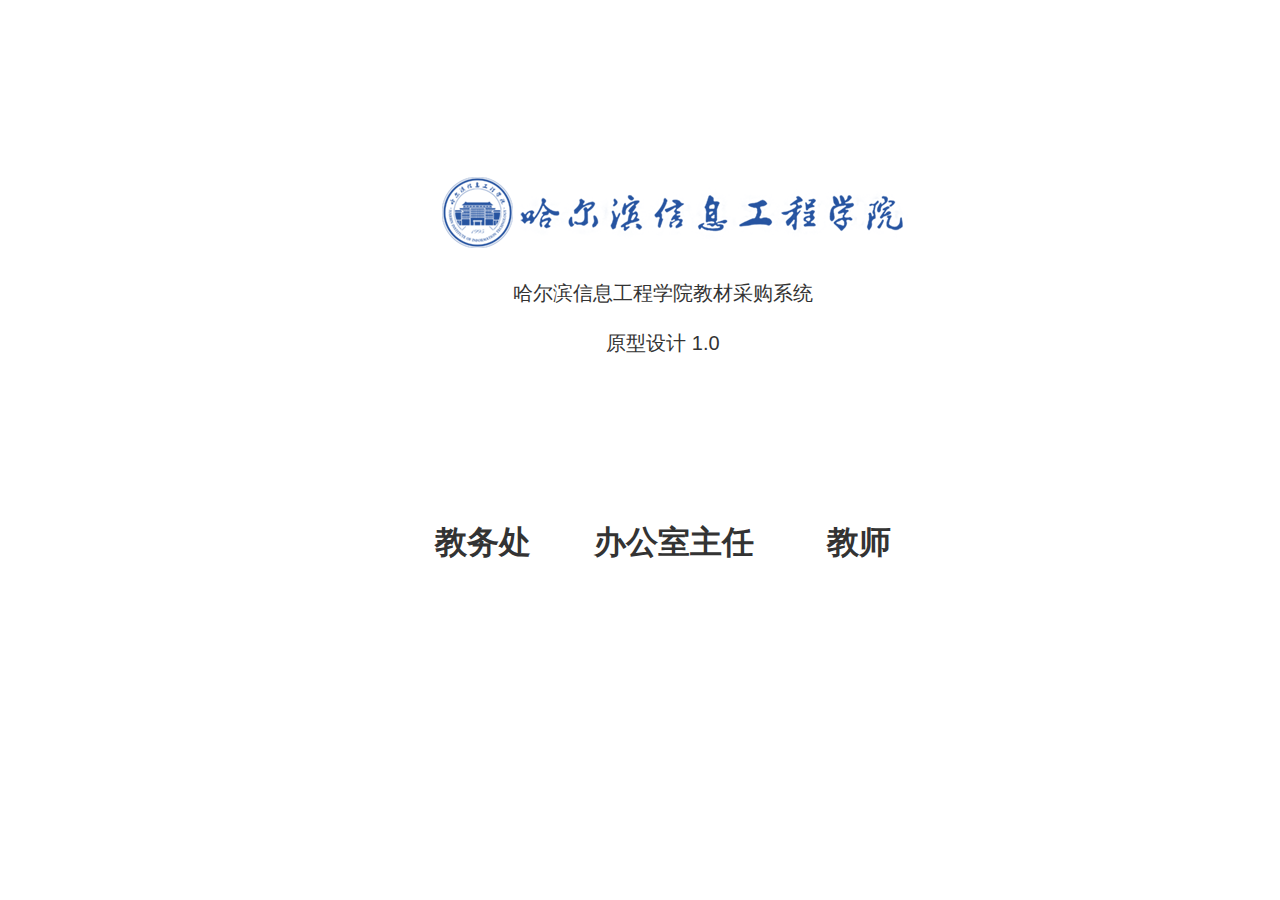
<file: docs/index.html>
﻿<!DOCTYPE html>
<html>
  <head>
    <title>index</title>
    <meta http-equiv="X-UA-Compatible" content="IE=edge"/>
    <meta http-equiv="content-type" content="text/html; charset=utf-8"/>
    <meta name="apple-mobile-web-app-capable" content="yes"/>
    <link href="resources/css/jquery-ui-themes.css" type="text/css" rel="stylesheet"/>
    <link href="resources/css/axure_rp_page.css" type="text/css" rel="stylesheet"/>
    <link href="data/styles.css" type="text/css" rel="stylesheet"/>
    <link href="files/index/styles.css" type="text/css" rel="stylesheet"/>
    <script src="resources/scripts/jquery-1.7.1.min.js"></script>
    <script src="resources/scripts/jquery-ui-1.8.10.custom.min.js"></script>
    <script src="resources/scripts/axure/axQuery.js"></script>
    <script src="resources/scripts/axure/globals.js"></script>
    <script src="resources/scripts/axutils.js"></script>
    <script src="resources/scripts/axure/annotation.js"></script>
    <script src="resources/scripts/axure/axQuery.std.js"></script>
    <script src="resources/scripts/axure/doc.js"></script>
    <script src="data/document.js"></script>
    <script src="resources/scripts/messagecenter.js"></script>
    <script src="resources/scripts/axure/events.js"></script>
    <script src="resources/scripts/axure/recording.js"></script>
    <script src="resources/scripts/axure/action.js"></script>
    <script src="resources/scripts/axure/expr.js"></script>
    <script src="resources/scripts/axure/geometry.js"></script>
    <script src="resources/scripts/axure/flyout.js"></script>
    <script src="resources/scripts/axure/ie.js"></script>
    <script src="resources/scripts/axure/model.js"></script>
    <script src="resources/scripts/axure/repeater.js"></script>
    <script src="resources/scripts/axure/sto.js"></script>
    <script src="resources/scripts/axure/utils.temp.js"></script>
    <script src="resources/scripts/axure/variables.js"></script>
    <script src="resources/scripts/axure/drag.js"></script>
    <script src="resources/scripts/axure/move.js"></script>
    <script src="resources/scripts/axure/visibility.js"></script>
    <script src="resources/scripts/axure/style.js"></script>
    <script src="resources/scripts/axure/adaptive.js"></script>
    <script src="resources/scripts/axure/tree.js"></script>
    <script src="resources/scripts/axure/init.temp.js"></script>
    <script src="files/index/data.js"></script>
    <script src="resources/scripts/axure/legacy.js"></script>
    <script src="resources/scripts/axure/viewer.js"></script>
    <script src="resources/scripts/axure/math.js"></script>
    <script type="text/javascript">
      $axure.utils.getTransparentGifPath = function() { return 'resources/images/transparent.gif'; };
      $axure.utils.getOtherPath = function() { return 'resources/Other.html'; };
      $axure.utils.getReloadPath = function() { return 'resources/reload.html'; };
    </script>
  </head>
  <body>
    <div id="base" class="">

      <!-- Unnamed (矩形) -->
      <div id="u0" class="ax_default _一级标题">
        <div id="u0_div" class=""></div>
        <!-- Unnamed () -->
        <div id="u1" class="text" style="visibility: visible;">
          <p><span>教务处</span></p>
        </div>
      </div>

      <!-- Unnamed (矩形) -->
      <div id="u2" class="ax_default _一级标题">
        <div id="u2_div" class=""></div>
        <!-- Unnamed () -->
        <div id="u3" class="text" style="visibility: visible;">
          <p><span>办公室主任</span></p>
        </div>
      </div>

      <!-- Unnamed (矩形) -->
      <div id="u4" class="ax_default _一级标题">
        <div id="u4_div" class=""></div>
        <!-- Unnamed () -->
        <div id="u5" class="text" style="visibility: visible;">
          <p><span>教师</span></p>
        </div>
      </div>

      <!-- Unnamed (矩形) -->
      <div id="u6" class="ax_default box_1">
        <div id="u6_div" class=""></div>
        <!-- Unnamed () -->
        <div id="u7" class="text" style="visibility: visible;">
          <p><span>哈尔滨信息工程学院教材采购系统</span></p><p><span><br></span></p><p><span>原型设计 1.0</span></p>
        </div>
      </div>

      <!-- Unnamed (图片) -->
      <div id="u8" class="ax_default _图片">
        <img id="u8_img" class="img " src="images/index/u8.png"/>
        <!-- Unnamed () -->
        <div id="u9" class="text" style="display: none; visibility: hidden">
          <p><span></span></p>
        </div>
      </div>
    </div>
  </body>
</html>
</file>
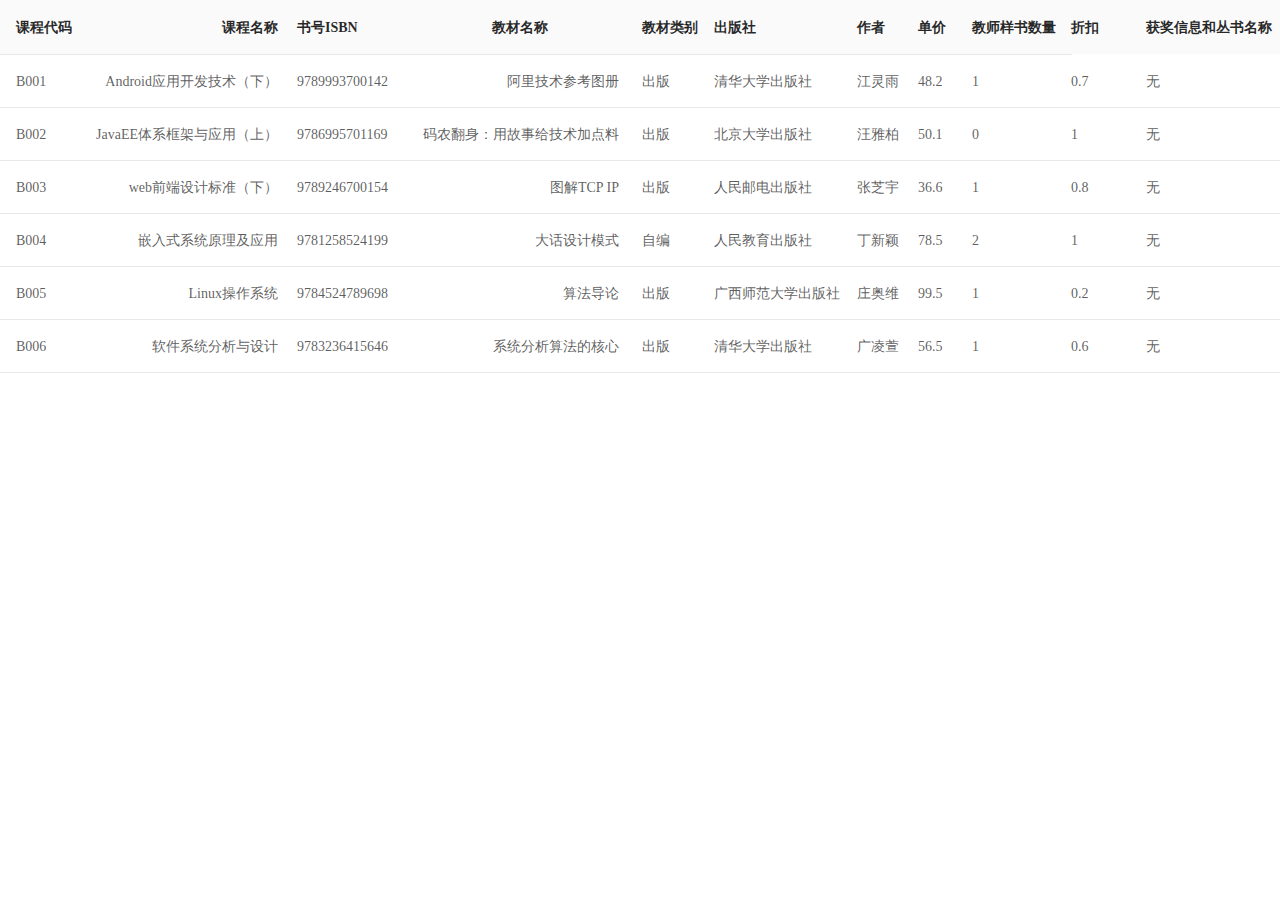
<file: docs/my-table.html>
﻿<!DOCTYPE html>
<html>
  <head>
    <title>my-table</title>
    <meta http-equiv="X-UA-Compatible" content="IE=edge"/>
    <meta http-equiv="content-type" content="text/html; charset=utf-8"/>
    <meta name="apple-mobile-web-app-capable" content="yes"/>
    <link href="resources/css/jquery-ui-themes.css" type="text/css" rel="stylesheet"/>
    <link href="resources/css/axure_rp_page.css" type="text/css" rel="stylesheet"/>
    <link href="data/styles.css" type="text/css" rel="stylesheet"/>
    <link href="files/my-table/styles.css" type="text/css" rel="stylesheet"/>
    <script src="resources/scripts/jquery-1.7.1.min.js"></script>
    <script src="resources/scripts/jquery-ui-1.8.10.custom.min.js"></script>
    <script src="resources/scripts/axure/axQuery.js"></script>
    <script src="resources/scripts/axure/globals.js"></script>
    <script src="resources/scripts/axutils.js"></script>
    <script src="resources/scripts/axure/annotation.js"></script>
    <script src="resources/scripts/axure/axQuery.std.js"></script>
    <script src="resources/scripts/axure/doc.js"></script>
    <script src="data/document.js"></script>
    <script src="resources/scripts/messagecenter.js"></script>
    <script src="resources/scripts/axure/events.js"></script>
    <script src="resources/scripts/axure/recording.js"></script>
    <script src="resources/scripts/axure/action.js"></script>
    <script src="resources/scripts/axure/expr.js"></script>
    <script src="resources/scripts/axure/geometry.js"></script>
    <script src="resources/scripts/axure/flyout.js"></script>
    <script src="resources/scripts/axure/ie.js"></script>
    <script src="resources/scripts/axure/model.js"></script>
    <script src="resources/scripts/axure/repeater.js"></script>
    <script src="resources/scripts/axure/sto.js"></script>
    <script src="resources/scripts/axure/utils.temp.js"></script>
    <script src="resources/scripts/axure/variables.js"></script>
    <script src="resources/scripts/axure/drag.js"></script>
    <script src="resources/scripts/axure/move.js"></script>
    <script src="resources/scripts/axure/visibility.js"></script>
    <script src="resources/scripts/axure/style.js"></script>
    <script src="resources/scripts/axure/adaptive.js"></script>
    <script src="resources/scripts/axure/tree.js"></script>
    <script src="resources/scripts/axure/init.temp.js"></script>
    <script src="files/my-table/data.js"></script>
    <script src="resources/scripts/axure/legacy.js"></script>
    <script src="resources/scripts/axure/viewer.js"></script>
    <script src="resources/scripts/axure/math.js"></script>
    <script type="text/javascript">
      $axure.utils.getTransparentGifPath = function() { return 'resources/images/transparent.gif'; };
      $axure.utils.getOtherPath = function() { return 'resources/Other.html'; };
      $axure.utils.getReloadPath = function() { return 'resources/reload.html'; };
    </script>
  </head>
  <body>
    <div id="base" class="">

      <!-- 表格 (组合) -->
      <div id="u10" class="ax_default" data-label="表格">

        <!-- Unnamed (组合) -->
        <div id="u11" class="ax_default">

          <!-- Unnamed (矩形) -->
          <div id="u12" class="ax_default shape">
            <div id="u12_div" class=""></div>
            <!-- Unnamed () -->
            <div id="u13" class="text" style="display: none; visibility: hidden">
              <p><span></span></p>
            </div>
          </div>

          <!-- Unnamed (矩形) -->
          <div id="u14" class="ax_default shape">
            <div id="u14_div" class=""></div>
            <!-- Unnamed () -->
            <div id="u15" class="text" style="display: none; visibility: hidden">
              <p><span></span></p>
            </div>
          </div>

          <!-- Unnamed (矩形) -->
          <div id="u16" class="ax_default shape">
            <div id="u16_div" class=""></div>
            <!-- Unnamed () -->
            <div id="u17" class="text" style="display: none; visibility: hidden">
              <p><span></span></p>
            </div>
          </div>

          <!-- Unnamed (矩形) -->
          <div id="u18" class="ax_default shape">
            <div id="u18_div" class=""></div>
            <!-- Unnamed () -->
            <div id="u19" class="text" style="display: none; visibility: hidden">
              <p><span></span></p>
            </div>
          </div>

          <!-- Unnamed (矩形) -->
          <div id="u20" class="ax_default shape">
            <div id="u20_div" class=""></div>
            <!-- Unnamed () -->
            <div id="u21" class="text" style="display: none; visibility: hidden">
              <p><span></span></p>
            </div>
          </div>

          <!-- Unnamed (矩形) -->
          <div id="u22" class="ax_default shape">
            <div id="u22_div" class=""></div>
            <!-- Unnamed () -->
            <div id="u23" class="text" style="display: none; visibility: hidden">
              <p><span></span></p>
            </div>
          </div>
        </div>

        <!-- 课程代码 (组合) -->
        <div id="u24" class="ax_default" data-label="课程代码">

          <!-- Unnamed (矩形) -->
          <div id="u25" class="ax_default shape">
            <div id="u25_div" class=""></div>
            <!-- Unnamed () -->
            <div id="u26" class="text" style="visibility: visible;">
              <p><span>课程代码</span></p>
            </div>
          </div>

          <!-- Unnamed (矩形) -->
          <div id="u27" class="ax_default shape">
            <div id="u27_div" class=""></div>
            <!-- Unnamed () -->
            <div id="u28" class="text" style="visibility: visible;">
              <p><span>B001</span></p><p><span>B002</span></p><p><span>B003</span></p><p><span>B004</span></p><p><span>B005</span></p><p><span>B006</span></p>
            </div>
          </div>
        </div>

        <!-- 课程名称 (组合) -->
        <div id="u29" class="ax_default" data-label="课程名称">

          <!-- Unnamed (矩形) -->
          <div id="u30" class="ax_default shape">
            <div id="u30_div" class=""></div>
            <!-- Unnamed () -->
            <div id="u31" class="text" style="visibility: visible;">
              <p><span>课程名称</span></p>
            </div>
          </div>

          <!-- Unnamed (矩形) -->
          <div id="u32" class="ax_default shape">
            <div id="u32_div" class=""></div>
            <!-- Unnamed () -->
            <div id="u33" class="text" style="visibility: visible;">
              <p><span>Android应用开发技术（下）</span></p><p><span>JavaEE体系框架与应用（上）</span></p><p><span>web前端设计标准（下）</span></p><p><span>嵌入式系统原理及应用</span></p><p><span>Linux操作系统</span></p><p><span>软件系统分析与设计</span></p>
            </div>
          </div>
        </div>

        <!-- ISBN (组合) -->
        <div id="u34" class="ax_default" data-label="ISBN">

          <!-- Unnamed (矩形) -->
          <div id="u35" class="ax_default shape">
            <div id="u35_div" class=""></div>
            <!-- Unnamed () -->
            <div id="u36" class="text" style="visibility: visible;">
              <p><span>书号ISBN</span></p>
            </div>
          </div>

          <!-- Unnamed (矩形) -->
          <div id="u37" class="ax_default shape">
            <div id="u37_div" class=""></div>
            <!-- Unnamed () -->
            <div id="u38" class="text" style="visibility: visible;">
              <p><span>9789993700142</span></p><p><span>9786995701169</span></p><p><span>9789246700154</span></p><p><span>9781258524199</span></p><p><span>9784524789698</span></p><p><span>9783236415646</span></p>
            </div>
          </div>
        </div>

        <!-- 操作 (组合) -->
        <div id="u39" class="ax_default" data-label="操作">

          <!-- Unnamed (矩形) -->
          <div id="u40" class="ax_default shape">
            <div id="u40_div" class=""></div>
            <!-- Unnamed () -->
            <div id="u41" class="text" style="visibility: visible;">
              <p><span>操作</span></p>
            </div>
          </div>

          <!-- Unnamed (矩形) -->
          <div id="u42" class="ax_default shape">
            <div id="u42_div" class=""></div>
            <!-- Unnamed () -->
            <div id="u43" class="text" style="visibility: visible;">
              <p><span style="color:#CCCCCC;">驳回</span></p><p><span style="color:#999999;">驳回</span></p><p><span style="color:#999999;">驳回</span></p><p><span style="color:#1890FF;">驳回</span></p><p><span style="color:#999999;">驳回</span></p><p><span style="color:#999999;">驳回</span></p>
            </div>
          </div>
        </div>

        <!-- 书籍名称 (组合) -->
        <div id="u44" class="ax_default" data-label="书籍名称">

          <!-- Unnamed (矩形) -->
          <div id="u45" class="ax_default shape">
            <div id="u45_div" class=""></div>
            <!-- Unnamed () -->
            <div id="u46" class="text" style="visibility: visible;">
              <p><span>教材名称</span></p>
            </div>
          </div>

          <!-- Unnamed (矩形) -->
          <div id="u47" class="ax_default shape">
            <div id="u47_div" class=""></div>
            <!-- Unnamed () -->
            <div id="u48" class="text" style="visibility: visible;">
              <p><span>阿里技术参考图册</span></p><p><span>码农翻身：用故事给技术加点料</span></p><p><span>图解TCP IP</span></p><p><span>大话设计模式</span></p><p><span>算法导论</span></p><p><span>系统分析算法的核心</span></p>
            </div>
          </div>
        </div>

        <!-- 教材类别 (组合) -->
        <div id="u49" class="ax_default" data-label="教材类别">

          <!-- Unnamed (图片) -->
          <div id="u50" class="ax_default image">
            <img id="u50_img" class="img " src="images/my-table/u50.png"/>
            <!-- Unnamed () -->
            <div id="u51" class="text" style="display: none; visibility: hidden">
              <p><span></span></p>
            </div>
          </div>

          <!-- Unnamed (矩形) -->
          <div id="u52" class="ax_default shape">
            <div id="u52_div" class=""></div>
            <!-- Unnamed () -->
            <div id="u53" class="text" style="visibility: visible;">
              <p><span>教材类别</span></p>
            </div>
          </div>

          <!-- Unnamed (矩形) -->
          <div id="u54" class="ax_default shape">
            <div id="u54_div" class=""></div>
            <!-- Unnamed () -->
            <div id="u55" class="text" style="visibility: visible;">
              <p><span>出版</span></p><p><span>出版</span></p><p><span>出版</span></p><p><span>自编</span></p><p><span>出版</span></p><p><span>出版</span></p>
            </div>
          </div>
        </div>

        <!-- 出版社 (组合) -->
        <div id="u56" class="ax_default" data-label="出版社">

          <!-- Unnamed (矩形) -->
          <div id="u57" class="ax_default shape">
            <div id="u57_div" class=""></div>
            <!-- Unnamed () -->
            <div id="u58" class="text" style="visibility: visible;">
              <p><span>出版社</span></p>
            </div>
          </div>

          <!-- Unnamed (矩形) -->
          <div id="u59" class="ax_default shape">
            <div id="u59_div" class=""></div>
            <!-- Unnamed () -->
            <div id="u60" class="text" style="visibility: visible;">
              <p><span>清华大学出版社</span></p><p><span>北京大学出版社</span></p><p><span>人民邮电出版社</span></p><p><span>人民教育出版社</span></p><p><span>广西师范大学出版社</span></p><p><span>清华大学出版社</span></p>
            </div>
          </div>
        </div>

        <!-- 作者 (组合) -->
        <div id="u61" class="ax_default" data-label="作者">

          <!-- Unnamed (矩形) -->
          <div id="u62" class="ax_default shape">
            <div id="u62_div" class=""></div>
            <!-- Unnamed () -->
            <div id="u63" class="text" style="visibility: visible;">
              <p><span>作者</span></p>
            </div>
          </div>

          <!-- Unnamed (矩形) -->
          <div id="u64" class="ax_default shape">
            <div id="u64_div" class=""></div>
            <!-- Unnamed () -->
            <div id="u65" class="text" style="visibility: visible;">
              <p><span>江灵雨</span></p><p><span>汪雅柏</span></p><p><span>张芝宇</span></p><p><span>丁新颖</span></p><p><span>庄奥维</span></p><p><span>广凌萱</span></p>
            </div>
          </div>
        </div>

        <!-- 价格 (组合) -->
        <div id="u66" class="ax_default" data-label="价格">

          <!-- Unnamed (矩形) -->
          <div id="u67" class="ax_default shape">
            <div id="u67_div" class=""></div>
            <!-- Unnamed () -->
            <div id="u68" class="text" style="visibility: visible;">
              <p><span>单价</span></p>
            </div>
          </div>

          <!-- Unnamed (矩形) -->
          <div id="u69" class="ax_default shape">
            <div id="u69_div" class=""></div>
            <!-- Unnamed () -->
            <div id="u70" class="text" style="visibility: visible;">
              <p><span>48.2</span></p><p><span>50.1</span></p><p><span>36.6</span></p><p><span>78.5</span></p><p><span>99.5</span></p><p><span>56.5</span></p>
            </div>
          </div>
        </div>

        <!-- 样书数量 (组合) -->
        <div id="u71" class="ax_default" data-label="样书数量">

          <!-- Unnamed (矩形) -->
          <div id="u72" class="ax_default shape">
            <div id="u72_div" class=""></div>
            <!-- Unnamed () -->
            <div id="u73" class="text" style="visibility: visible;">
              <p><span>教师样书数量</span></p>
            </div>
          </div>

          <!-- Unnamed (矩形) -->
          <div id="u74" class="ax_default shape">
            <div id="u74_div" class=""></div>
            <!-- Unnamed () -->
            <div id="u75" class="text" style="visibility: visible;">
              <p><span>1</span></p><p><span>0</span></p><p><span>1</span></p><p><span>2</span></p><p><span>1</span></p><p><span>1</span></p>
            </div>
          </div>
        </div>

        <!-- 获奖信息和丛书名称 (组合) -->
        <div id="u76" class="ax_default" data-label="获奖信息和丛书名称">

          <!-- Unnamed (矩形) -->
          <div id="u77" class="ax_default shape">
            <div id="u77_div" class=""></div>
            <!-- Unnamed () -->
            <div id="u78" class="text" style="visibility: visible;">
              <p><span>获奖信息和丛书名称</span></p>
            </div>
          </div>

          <!-- Unnamed (矩形) -->
          <div id="u79" class="ax_default shape">
            <div id="u79_div" class=""></div>
            <!-- Unnamed () -->
            <div id="u80" class="text" style="visibility: visible;">
              <p><span>无</span></p><p><span>无</span></p><p><span>无</span></p><p><span>无</span></p><p><span>无</span></p><p><span>无</span></p>
            </div>
          </div>
        </div>

        <!-- 出版日期 (组合) -->
        <div id="u81" class="ax_default" data-label="出版日期">

          <!-- Unnamed (矩形) -->
          <div id="u82" class="ax_default shape">
            <div id="u82_div" class=""></div>
            <!-- Unnamed () -->
            <div id="u83" class="text" style="visibility: visible;">
              <p><span>出版日期</span></p>
            </div>
          </div>

          <!-- Unnamed (矩形) -->
          <div id="u84" class="ax_default shape">
            <div id="u84_div" class=""></div>
            <!-- Unnamed () -->
            <div id="u85" class="text" style="visibility: visible;">
              <p><span>2018-09</span></p><p><span>2017-05</span></p><p><span>2019-01</span></p><p><span>2018-05</span></p><p><span>2018-06</span></p><p><span>2018-05</span></p>
            </div>
          </div>
        </div>

        <!-- 联系电话 (组合) -->
        <div id="u86" class="ax_default" data-label="联系电话">

          <!-- Unnamed (矩形) -->
          <div id="u87" class="ax_default shape">
            <div id="u87_div" class=""></div>
            <!-- Unnamed () -->
            <div id="u88" class="text" style="visibility: visible;">
              <p><span>联系电话</span></p>
            </div>
          </div>

          <!-- Unnamed (矩形) -->
          <div id="u89" class="ax_default shape">
            <div id="u89_div" class=""></div>
            <!-- Unnamed () -->
            <div id="u90" class="text" style="visibility: visible;">
              <p><span>11568234598</span></p><p><span>17654486654</span></p><p><span>13562025853</span></p><p><span>15135496323</span></p><p><span>17857277875</span></p><p><span>16546568998</span></p>
            </div>
          </div>
        </div>

        <!-- 出版日期 (组合) -->
        <div id="u91" class="ax_default" data-label="出版日期">

          <!-- Unnamed (矩形) -->
          <div id="u92" class="ax_default shape">
            <div id="u92_div" class=""></div>
            <!-- Unnamed () -->
            <div id="u93" class="text" style="visibility: visible;">
              <p><span>状态</span></p>
            </div>
          </div>

          <!-- Unnamed (矩形) -->
          <div id="u94" class="ax_default shape">
            <div id="u94_div" class=""></div>
            <!-- Unnamed () -->
            <div id="u95" class="text" style="visibility: visible;">
              <p><span>审核通过</span></p><p><span>审核通过</span></p><p><span>教务处驳回</span></p><p><span>未审核</span></p><p><span>审核通过</span></p><p><span>审核通过</span></p>
            </div>
          </div>
        </div>

        <!-- 出版日期 (组合) -->
        <div id="u96" class="ax_default" data-label="出版日期">

          <!-- Unnamed (矩形) -->
          <div id="u97" class="ax_default shape">
            <div id="u97_div" class=""></div>
            <!-- Unnamed () -->
            <div id="u98" class="text" style="visibility: visible;">
              <p><span>是否购买样书</span></p>
            </div>
          </div>

          <!-- Unnamed (矩形) -->
          <div id="u99" class="ax_default shape">
            <div id="u99_div" class=""></div>
            <!-- Unnamed () -->
            <div id="u100" class="text" style="visibility: visible;">
              <p><span>是&nbsp; 否</span></p><p><span>是&nbsp; 否</span></p><p><span>是&nbsp; 否</span></p><p><span>是&nbsp; 否</span></p><p><span>是&nbsp; 否</span></p><p><span>是&nbsp; 否</span></p>
            </div>
          </div>
        </div>

        <!-- 征订人 (组合) -->
        <div id="u101" class="ax_default" data-label="征订人">

          <!-- Unnamed (矩形) -->
          <div id="u102" class="ax_default shape">
            <div id="u102_div" class=""></div>
            <!-- Unnamed () -->
            <div id="u103" class="text" style="visibility: visible;">
              <p><span>征订人</span></p>
            </div>
          </div>

          <!-- Unnamed (矩形) -->
          <div id="u104" class="ax_default shape">
            <div id="u104_div" class=""></div>
            <!-- Unnamed () -->
            <div id="u105" class="text" style="visibility: visible;">
              <p><span>贺茂典</span></p><p><span>郦天工</span></p><p><span>甄元良</span></p><p><span>茹景澄</span></p><p><span>滕天工</span></p><p><span>乐乐水</span></p>
            </div>
          </div>
        </div>

        <!-- 折扣 (组合) -->
        <div id="u106" class="ax_default" data-label="折扣">

          <!-- Unnamed (矩形) -->
          <div id="u107" class="ax_default shape">
            <div id="u107_div" class=""></div>
            <!-- Unnamed () -->
            <div id="u108" class="text" style="visibility: visible;">
              <p><span>折扣</span></p>
            </div>
          </div>

          <!-- Unnamed (矩形) -->
          <div id="u109" class="ax_default shape">
            <div id="u109_div" class=""></div>
            <!-- Unnamed () -->
            <div id="u110" class="text" style="visibility: visible;">
              <p><span>0.7</span></p><p><span>1</span></p><p><span>0.8</span></p><p><span>1</span></p><p><span>0.2</span></p><p><span>0.6</span></p>
            </div>
          </div>
        </div>
      </div>

      <!-- 驳回确认 (组合) -->
      <div id="u111" class="ax_default ax_default_hidden" data-label="驳回确认" style="display: none; visibility: hidden">

        <!-- Unnamed (矩形) -->
        <div id="u112" class="ax_default shape">
          <div id="u112_div" class=""></div>
          <!-- Unnamed () -->
          <div id="u113" class="text" style="display: none; visibility: hidden">
            <p><span></span></p>
          </div>
        </div>

        <!-- Unnamed (矩形) -->
        <div id="u114" class="ax_default shape">
          <div id="u114_div" class=""></div>
          <!-- Unnamed () -->
          <div id="u115" class="text" style="visibility: visible;">
            <p><span>请输入原因</span></p>
          </div>
        </div>

        <!-- Unnamed (矩形) -->
        <div id="u116" class="ax_default shape">
          <img id="u116_img" class="img " src="images/my-table/u116.png"/>
          <!-- Unnamed () -->
          <div id="u117" class="text" style="visibility: visible;">
            <p><span>确 定</span></p>
          </div>
        </div>

        <!-- Unnamed (矩形) -->
        <div id="u118" class="ax_default shape">
          <div id="u118_div" class=""></div>
          <!-- Unnamed () -->
          <div id="u119" class="text" style="visibility: visible;">
            <p><span>取 消</span></p>
          </div>
        </div>

        <!-- Unnamed (矩形) -->
        <div id="u120" class="ax_default shape">
          <div id="u120_div" class=""></div>
          <!-- Unnamed () -->
          <div id="u121" class="text" style="visibility: visible;">
            <p><span>驳回原因</span></p>
          </div>
        </div>

        <!-- Unnamed (组合) -->
        <div id="u122" class="ax_default">

          <!-- Unnamed (倒三角形) -->
          <div id="u123" class="ax_default shape">
            <img id="u123_img" class="img " src="images/my-table/u123.png"/>
            <!-- Unnamed () -->
            <div id="u124" class="text" style="display: none; visibility: hidden">
              <p><span></span></p>
            </div>
          </div>
        </div>
      </div>
    </div>
  </body>
</html>
</file>
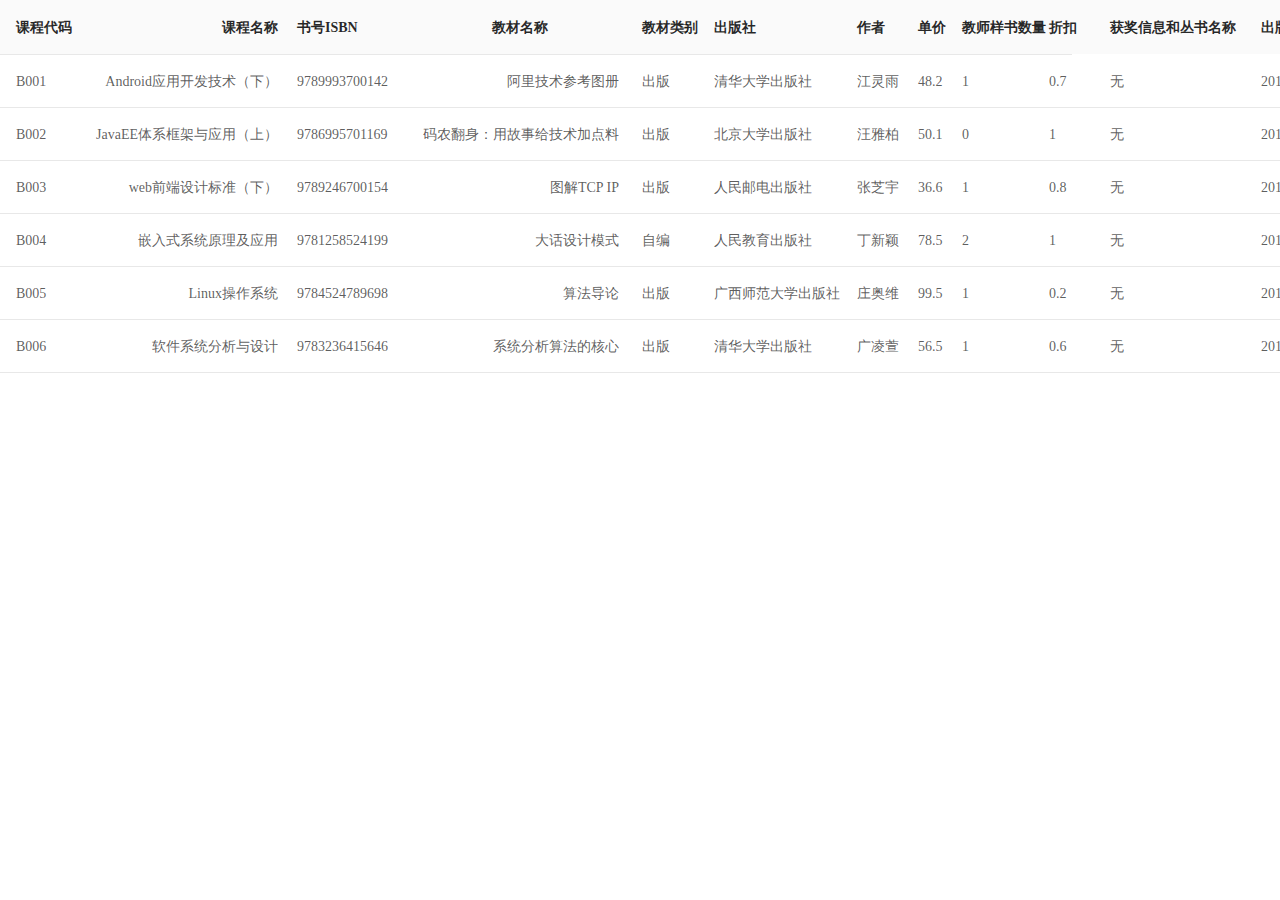
<file: docs/my-table_1.html>
﻿<!DOCTYPE html>
<html>
  <head>
    <title>my-table</title>
    <meta http-equiv="X-UA-Compatible" content="IE=edge"/>
    <meta http-equiv="content-type" content="text/html; charset=utf-8"/>
    <meta name="apple-mobile-web-app-capable" content="yes"/>
    <link href="resources/css/jquery-ui-themes.css" type="text/css" rel="stylesheet"/>
    <link href="resources/css/axure_rp_page.css" type="text/css" rel="stylesheet"/>
    <link href="data/styles.css" type="text/css" rel="stylesheet"/>
    <link href="files/my-table_1/styles.css" type="text/css" rel="stylesheet"/>
    <script src="resources/scripts/jquery-1.7.1.min.js"></script>
    <script src="resources/scripts/jquery-ui-1.8.10.custom.min.js"></script>
    <script src="resources/scripts/axure/axQuery.js"></script>
    <script src="resources/scripts/axure/globals.js"></script>
    <script src="resources/scripts/axutils.js"></script>
    <script src="resources/scripts/axure/annotation.js"></script>
    <script src="resources/scripts/axure/axQuery.std.js"></script>
    <script src="resources/scripts/axure/doc.js"></script>
    <script src="data/document.js"></script>
    <script src="resources/scripts/messagecenter.js"></script>
    <script src="resources/scripts/axure/events.js"></script>
    <script src="resources/scripts/axure/recording.js"></script>
    <script src="resources/scripts/axure/action.js"></script>
    <script src="resources/scripts/axure/expr.js"></script>
    <script src="resources/scripts/axure/geometry.js"></script>
    <script src="resources/scripts/axure/flyout.js"></script>
    <script src="resources/scripts/axure/ie.js"></script>
    <script src="resources/scripts/axure/model.js"></script>
    <script src="resources/scripts/axure/repeater.js"></script>
    <script src="resources/scripts/axure/sto.js"></script>
    <script src="resources/scripts/axure/utils.temp.js"></script>
    <script src="resources/scripts/axure/variables.js"></script>
    <script src="resources/scripts/axure/drag.js"></script>
    <script src="resources/scripts/axure/move.js"></script>
    <script src="resources/scripts/axure/visibility.js"></script>
    <script src="resources/scripts/axure/style.js"></script>
    <script src="resources/scripts/axure/adaptive.js"></script>
    <script src="resources/scripts/axure/tree.js"></script>
    <script src="resources/scripts/axure/init.temp.js"></script>
    <script src="files/my-table_1/data.js"></script>
    <script src="resources/scripts/axure/legacy.js"></script>
    <script src="resources/scripts/axure/viewer.js"></script>
    <script src="resources/scripts/axure/math.js"></script>
    <script type="text/javascript">
      $axure.utils.getTransparentGifPath = function() { return 'resources/images/transparent.gif'; };
      $axure.utils.getOtherPath = function() { return 'resources/Other.html'; };
      $axure.utils.getReloadPath = function() { return 'resources/reload.html'; };
    </script>
  </head>
  <body>
    <div id="base" class="">

      <!-- 表格 (组合) -->
      <div id="u854" class="ax_default" data-label="表格">

        <!-- Unnamed (组合) -->
        <div id="u855" class="ax_default">

          <!-- Unnamed (矩形) -->
          <div id="u856" class="ax_default shape">
            <div id="u856_div" class=""></div>
            <!-- Unnamed () -->
            <div id="u857" class="text" style="display: none; visibility: hidden">
              <p><span></span></p>
            </div>
          </div>

          <!-- Unnamed (矩形) -->
          <div id="u858" class="ax_default shape">
            <div id="u858_div" class=""></div>
            <!-- Unnamed () -->
            <div id="u859" class="text" style="display: none; visibility: hidden">
              <p><span></span></p>
            </div>
          </div>

          <!-- Unnamed (矩形) -->
          <div id="u860" class="ax_default shape">
            <div id="u860_div" class=""></div>
            <!-- Unnamed () -->
            <div id="u861" class="text" style="display: none; visibility: hidden">
              <p><span></span></p>
            </div>
          </div>

          <!-- Unnamed (矩形) -->
          <div id="u862" class="ax_default shape">
            <div id="u862_div" class=""></div>
            <!-- Unnamed () -->
            <div id="u863" class="text" style="display: none; visibility: hidden">
              <p><span></span></p>
            </div>
          </div>

          <!-- Unnamed (矩形) -->
          <div id="u864" class="ax_default shape">
            <div id="u864_div" class=""></div>
            <!-- Unnamed () -->
            <div id="u865" class="text" style="display: none; visibility: hidden">
              <p><span></span></p>
            </div>
          </div>

          <!-- Unnamed (矩形) -->
          <div id="u866" class="ax_default shape">
            <div id="u866_div" class=""></div>
            <!-- Unnamed () -->
            <div id="u867" class="text" style="display: none; visibility: hidden">
              <p><span></span></p>
            </div>
          </div>
        </div>

        <!-- 课程代码 (组合) -->
        <div id="u868" class="ax_default" data-label="课程代码">

          <!-- Unnamed (矩形) -->
          <div id="u869" class="ax_default shape">
            <div id="u869_div" class=""></div>
            <!-- Unnamed () -->
            <div id="u870" class="text" style="visibility: visible;">
              <p><span>课程代码</span></p>
            </div>
          </div>

          <!-- Unnamed (矩形) -->
          <div id="u871" class="ax_default shape">
            <div id="u871_div" class=""></div>
            <!-- Unnamed () -->
            <div id="u872" class="text" style="visibility: visible;">
              <p><span>B001</span></p><p><span>B002</span></p><p><span>B003</span></p><p><span>B004</span></p><p><span>B005</span></p><p><span>B006</span></p>
            </div>
          </div>
        </div>

        <!-- 课程名称 (组合) -->
        <div id="u873" class="ax_default" data-label="课程名称">

          <!-- Unnamed (矩形) -->
          <div id="u874" class="ax_default shape">
            <div id="u874_div" class=""></div>
            <!-- Unnamed () -->
            <div id="u875" class="text" style="visibility: visible;">
              <p><span>课程名称</span></p>
            </div>
          </div>

          <!-- Unnamed (矩形) -->
          <div id="u876" class="ax_default shape">
            <div id="u876_div" class=""></div>
            <!-- Unnamed () -->
            <div id="u877" class="text" style="visibility: visible;">
              <p><span>Android应用开发技术（下）</span></p><p><span>JavaEE体系框架与应用（上）</span></p><p><span>web前端设计标准（下）</span></p><p><span>嵌入式系统原理及应用</span></p><p><span>Linux操作系统</span></p><p><span>软件系统分析与设计</span></p>
            </div>
          </div>
        </div>

        <!-- ISBN (组合) -->
        <div id="u878" class="ax_default" data-label="ISBN">

          <!-- Unnamed (矩形) -->
          <div id="u879" class="ax_default shape">
            <div id="u879_div" class=""></div>
            <!-- Unnamed () -->
            <div id="u880" class="text" style="visibility: visible;">
              <p><span>书号ISBN</span></p>
            </div>
          </div>

          <!-- Unnamed (矩形) -->
          <div id="u881" class="ax_default shape">
            <div id="u881_div" class=""></div>
            <!-- Unnamed () -->
            <div id="u882" class="text" style="visibility: visible;">
              <p><span>9789993700142</span></p><p><span>9786995701169</span></p><p><span>9789246700154</span></p><p><span>9781258524199</span></p><p><span>9784524789698</span></p><p><span>9783236415646</span></p>
            </div>
          </div>
        </div>

        <!-- 操作 (组合) -->
        <div id="u883" class="ax_default" data-label="操作">

          <!-- Unnamed (矩形) -->
          <div id="u884" class="ax_default shape">
            <div id="u884_div" class=""></div>
            <!-- Unnamed () -->
            <div id="u885" class="text" style="visibility: visible;">
              <p><span>操作</span></p>
            </div>
          </div>

          <!-- Unnamed (矩形) -->
          <div id="u886" class="ax_default shape">
            <div id="u886_div" class=""></div>
            <!-- Unnamed () -->
            <div id="u887" class="text" style="visibility: visible;">
              <p><span style="color:#CCCCCC;">驳回</span></p><p><span style="color:#999999;">驳回</span></p><p><span style="color:#1890FF;">驳回</span></p><p><span style="color:#1890FF;">驳回</span></p><p><span style="color:#999999;">驳回</span></p><p><span style="color:#999999;">驳回</span></p>
            </div>
          </div>
        </div>

        <!-- 书籍名称 (组合) -->
        <div id="u888" class="ax_default" data-label="书籍名称">

          <!-- Unnamed (矩形) -->
          <div id="u889" class="ax_default shape">
            <div id="u889_div" class=""></div>
            <!-- Unnamed () -->
            <div id="u890" class="text" style="visibility: visible;">
              <p><span>教材名称</span></p>
            </div>
          </div>

          <!-- Unnamed (矩形) -->
          <div id="u891" class="ax_default shape">
            <div id="u891_div" class=""></div>
            <!-- Unnamed () -->
            <div id="u892" class="text" style="visibility: visible;">
              <p><span>阿里技术参考图册</span></p><p><span>码农翻身：用故事给技术加点料</span></p><p><span>图解TCP IP</span></p><p><span>大话设计模式</span></p><p><span>算法导论</span></p><p><span>系统分析算法的核心</span></p>
            </div>
          </div>
        </div>

        <!-- 教材类别 (组合) -->
        <div id="u893" class="ax_default" data-label="教材类别">

          <!-- Unnamed (图片) -->
          <div id="u894" class="ax_default image">
            <img id="u894_img" class="img " src="images/my-table/u50.png"/>
            <!-- Unnamed () -->
            <div id="u895" class="text" style="display: none; visibility: hidden">
              <p><span></span></p>
            </div>
          </div>

          <!-- Unnamed (矩形) -->
          <div id="u896" class="ax_default shape">
            <div id="u896_div" class=""></div>
            <!-- Unnamed () -->
            <div id="u897" class="text" style="visibility: visible;">
              <p><span>教材类别</span></p>
            </div>
          </div>

          <!-- Unnamed (矩形) -->
          <div id="u898" class="ax_default shape">
            <div id="u898_div" class=""></div>
            <!-- Unnamed () -->
            <div id="u899" class="text" style="visibility: visible;">
              <p><span>出版</span></p><p><span>出版</span></p><p><span>出版</span></p><p><span>自编</span></p><p><span>出版</span></p><p><span>出版</span></p>
            </div>
          </div>
        </div>

        <!-- 出版社 (组合) -->
        <div id="u900" class="ax_default" data-label="出版社">

          <!-- Unnamed (矩形) -->
          <div id="u901" class="ax_default shape">
            <div id="u901_div" class=""></div>
            <!-- Unnamed () -->
            <div id="u902" class="text" style="visibility: visible;">
              <p><span>出版社</span></p>
            </div>
          </div>

          <!-- Unnamed (矩形) -->
          <div id="u903" class="ax_default shape">
            <div id="u903_div" class=""></div>
            <!-- Unnamed () -->
            <div id="u904" class="text" style="visibility: visible;">
              <p><span>清华大学出版社</span></p><p><span>北京大学出版社</span></p><p><span>人民邮电出版社</span></p><p><span>人民教育出版社</span></p><p><span>广西师范大学出版社</span></p><p><span>清华大学出版社</span></p>
            </div>
          </div>
        </div>

        <!-- 作者 (组合) -->
        <div id="u905" class="ax_default" data-label="作者">

          <!-- Unnamed (矩形) -->
          <div id="u906" class="ax_default shape">
            <div id="u906_div" class=""></div>
            <!-- Unnamed () -->
            <div id="u907" class="text" style="visibility: visible;">
              <p><span>作者</span></p>
            </div>
          </div>

          <!-- Unnamed (矩形) -->
          <div id="u908" class="ax_default shape">
            <div id="u908_div" class=""></div>
            <!-- Unnamed () -->
            <div id="u909" class="text" style="visibility: visible;">
              <p><span>江灵雨</span></p><p><span>汪雅柏</span></p><p><span>张芝宇</span></p><p><span>丁新颖</span></p><p><span>庄奥维</span></p><p><span>广凌萱</span></p>
            </div>
          </div>
        </div>

        <!-- 价格 (组合) -->
        <div id="u910" class="ax_default" data-label="价格">

          <!-- Unnamed (矩形) -->
          <div id="u911" class="ax_default shape">
            <div id="u911_div" class=""></div>
            <!-- Unnamed () -->
            <div id="u912" class="text" style="visibility: visible;">
              <p><span>单价</span></p>
            </div>
          </div>

          <!-- Unnamed (矩形) -->
          <div id="u913" class="ax_default shape">
            <div id="u913_div" class=""></div>
            <!-- Unnamed () -->
            <div id="u914" class="text" style="visibility: visible;">
              <p><span>48.2</span></p><p><span>50.1</span></p><p><span>36.6</span></p><p><span>78.5</span></p><p><span>99.5</span></p><p><span>56.5</span></p>
            </div>
          </div>
        </div>

        <!-- 样书数量 (组合) -->
        <div id="u915" class="ax_default" data-label="样书数量">

          <!-- Unnamed (矩形) -->
          <div id="u916" class="ax_default shape">
            <div id="u916_div" class=""></div>
            <!-- Unnamed () -->
            <div id="u917" class="text" style="visibility: visible;">
              <p><span>教师样书数量</span></p>
            </div>
          </div>

          <!-- Unnamed (矩形) -->
          <div id="u918" class="ax_default shape">
            <div id="u918_div" class=""></div>
            <!-- Unnamed () -->
            <div id="u919" class="text" style="visibility: visible;">
              <p><span>1</span></p><p><span>0</span></p><p><span>1</span></p><p><span>2</span></p><p><span>1</span></p><p><span>1</span></p>
            </div>
          </div>
        </div>

        <!-- 获奖信息和丛书名称 (组合) -->
        <div id="u920" class="ax_default" data-label="获奖信息和丛书名称">

          <!-- Unnamed (矩形) -->
          <div id="u921" class="ax_default shape">
            <div id="u921_div" class=""></div>
            <!-- Unnamed () -->
            <div id="u922" class="text" style="visibility: visible;">
              <p><span>获奖信息和丛书名称</span></p>
            </div>
          </div>

          <!-- Unnamed (矩形) -->
          <div id="u923" class="ax_default shape">
            <div id="u923_div" class=""></div>
            <!-- Unnamed () -->
            <div id="u924" class="text" style="visibility: visible;">
              <p><span>无</span></p><p><span>无</span></p><p><span>无</span></p><p><span>无</span></p><p><span>无</span></p><p><span>无</span></p>
            </div>
          </div>
        </div>

        <!-- 出版日期 (组合) -->
        <div id="u925" class="ax_default" data-label="出版日期">

          <!-- Unnamed (矩形) -->
          <div id="u926" class="ax_default shape">
            <div id="u926_div" class=""></div>
            <!-- Unnamed () -->
            <div id="u927" class="text" style="visibility: visible;">
              <p><span>出版日期</span></p>
            </div>
          </div>

          <!-- Unnamed (矩形) -->
          <div id="u928" class="ax_default shape">
            <div id="u928_div" class=""></div>
            <!-- Unnamed () -->
            <div id="u929" class="text" style="visibility: visible;">
              <p><span>2018-09</span></p><p><span>2017-05</span></p><p><span>2019-01</span></p><p><span>2018-05</span></p><p><span>2018-06</span></p><p><span>2018-05</span></p>
            </div>
          </div>
        </div>

        <!-- 联系电话 (组合) -->
        <div id="u930" class="ax_default" data-label="联系电话">

          <!-- Unnamed (矩形) -->
          <div id="u931" class="ax_default shape">
            <div id="u931_div" class=""></div>
            <!-- Unnamed () -->
            <div id="u932" class="text" style="visibility: visible;">
              <p><span>联系电话</span></p>
            </div>
          </div>

          <!-- Unnamed (矩形) -->
          <div id="u933" class="ax_default shape">
            <div id="u933_div" class=""></div>
            <!-- Unnamed () -->
            <div id="u934" class="text" style="visibility: visible;">
              <p><span>11568234598</span></p><p><span>17654486654</span></p><p><span>13562025853</span></p><p><span>15135496323</span></p><p><span>17857277875</span></p><p><span>16546568998</span></p>
            </div>
          </div>
        </div>

        <!-- 出版日期 (组合) -->
        <div id="u935" class="ax_default" data-label="出版日期">

          <!-- Unnamed (矩形) -->
          <div id="u936" class="ax_default shape">
            <div id="u936_div" class=""></div>
            <!-- Unnamed () -->
            <div id="u937" class="text" style="visibility: visible;">
              <p><span>状态</span></p>
            </div>
          </div>

          <!-- Unnamed (矩形) -->
          <div id="u938" class="ax_default shape">
            <div id="u938_div" class=""></div>
            <!-- Unnamed () -->
            <div id="u939" class="text" style="visibility: visible;">
              <p><span>办公室主任驳回</span></p><p><span>审核通过</span></p><p><span>教务处驳回</span></p><p><span>未审核</span></p><p><span>审核通过</span></p><p><span>审核通过</span></p>
            </div>
          </div>
        </div>

        <!-- 征订人 (组合) -->
        <div id="u940" class="ax_default" data-label="征订人">

          <!-- Unnamed (矩形) -->
          <div id="u941" class="ax_default shape">
            <div id="u941_div" class=""></div>
            <!-- Unnamed () -->
            <div id="u942" class="text" style="visibility: visible;">
              <p><span>征订人</span></p>
            </div>
          </div>

          <!-- Unnamed (矩形) -->
          <div id="u943" class="ax_default shape">
            <div id="u943_div" class=""></div>
            <!-- Unnamed () -->
            <div id="u944" class="text" style="visibility: visible;">
              <p><span>贺茂典</span></p><p><span>郦天工</span></p><p><span>甄元良</span></p><p><span>茹景澄</span></p><p><span>滕天工</span></p><p><span>乐乐水</span></p>
            </div>
          </div>
        </div>

        <!-- 折扣 (组合) -->
        <div id="u945" class="ax_default" data-label="折扣">

          <!-- Unnamed (矩形) -->
          <div id="u946" class="ax_default shape">
            <div id="u946_div" class=""></div>
            <!-- Unnamed () -->
            <div id="u947" class="text" style="visibility: visible;">
              <p><span>折扣</span></p>
            </div>
          </div>

          <!-- Unnamed (矩形) -->
          <div id="u948" class="ax_default shape">
            <div id="u948_div" class=""></div>
            <!-- Unnamed () -->
            <div id="u949" class="text" style="visibility: visible;">
              <p><span>0.7</span></p><p><span>1</span></p><p><span>0.8</span></p><p><span>1</span></p><p><span>0.2</span></p><p><span>0.6</span></p>
            </div>
          </div>
        </div>
      </div>

      <!-- 驳回确认 (组合) -->
      <div id="u950" class="ax_default ax_default_hidden" data-label="驳回确认" style="display: none; visibility: hidden">

        <!-- Unnamed (矩形) -->
        <div id="u951" class="ax_default shape">
          <div id="u951_div" class=""></div>
          <!-- Unnamed () -->
          <div id="u952" class="text" style="display: none; visibility: hidden">
            <p><span></span></p>
          </div>
        </div>

        <!-- Unnamed (矩形) -->
        <div id="u953" class="ax_default shape">
          <div id="u953_div" class=""></div>
          <!-- Unnamed () -->
          <div id="u954" class="text" style="visibility: visible;">
            <p><span>请输入原因</span></p>
          </div>
        </div>

        <!-- Unnamed (矩形) -->
        <div id="u955" class="ax_default shape">
          <img id="u955_img" class="img " src="images/my-table/u116.png"/>
          <!-- Unnamed () -->
          <div id="u956" class="text" style="visibility: visible;">
            <p><span>确 定</span></p>
          </div>
        </div>

        <!-- Unnamed (矩形) -->
        <div id="u957" class="ax_default shape">
          <div id="u957_div" class=""></div>
          <!-- Unnamed () -->
          <div id="u958" class="text" style="visibility: visible;">
            <p><span>取 消</span></p>
          </div>
        </div>

        <!-- Unnamed (矩形) -->
        <div id="u959" class="ax_default shape">
          <div id="u959_div" class=""></div>
          <!-- Unnamed () -->
          <div id="u960" class="text" style="visibility: visible;">
            <p><span>驳回原因</span></p>
          </div>
        </div>

        <!-- Unnamed (组合) -->
        <div id="u961" class="ax_default">

          <!-- Unnamed (倒三角形) -->
          <div id="u962" class="ax_default shape">
            <img id="u962_img" class="img " src="images/my-table/u123.png"/>
            <!-- Unnamed () -->
            <div id="u963" class="text" style="display: none; visibility: hidden">
              <p><span></span></p>
            </div>
          </div>
        </div>
      </div>

      <!-- 驳回原因 (组合) -->
      <div id="u964" class="ax_default ax_default_hidden" data-label="驳回原因" style="display: none; visibility: hidden">

        <!-- Unnamed (矩形) -->
        <div id="u965" class="ax_default shape">
          <div id="u965_div" class=""></div>
          <!-- Unnamed () -->
          <div id="u966" class="text" style="visibility: visible;">
            <p><span>驳回原因1</span></p><p><span>驳回原因2</span></p>
          </div>
        </div>

        <!-- Unnamed (组合) -->
        <div id="u967" class="ax_default">

          <!-- Unnamed (倒三角形) -->
          <div id="u968" class="ax_default shape">
            <img id="u968_img" class="img " src="images/my-table/u123.png"/>
            <!-- Unnamed () -->
            <div id="u969" class="text" style="display: none; visibility: hidden">
              <p><span></span></p>
            </div>
          </div>
        </div>

        <!-- Unnamed (矩形) -->
        <div id="u970" class="ax_default shape">
          <div id="u970_div" class=""></div>
          <!-- Unnamed () -->
          <div id="u971" class="text" style="visibility: visible;">
            <p><span>教务处驳回原因</span></p>
          </div>
        </div>
      </div>
    </div>
  </body>
</html>
</file>
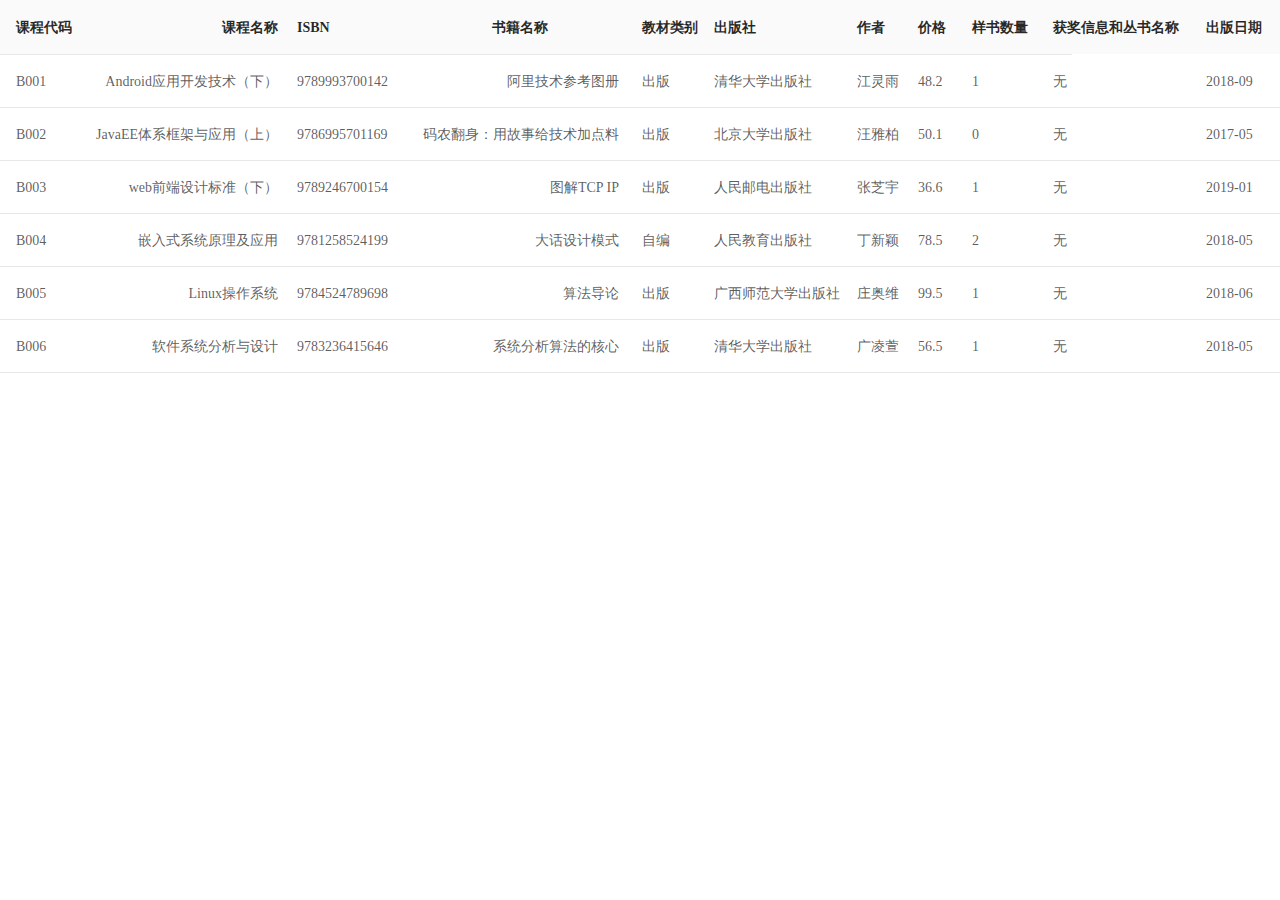
<file: docs/my-table_2.html>
﻿<!DOCTYPE html>
<html>
  <head>
    <title>my-table</title>
    <meta http-equiv="X-UA-Compatible" content="IE=edge"/>
    <meta http-equiv="content-type" content="text/html; charset=utf-8"/>
    <meta name="apple-mobile-web-app-capable" content="yes"/>
    <link href="resources/css/jquery-ui-themes.css" type="text/css" rel="stylesheet"/>
    <link href="resources/css/axure_rp_page.css" type="text/css" rel="stylesheet"/>
    <link href="data/styles.css" type="text/css" rel="stylesheet"/>
    <link href="files/my-table_2/styles.css" type="text/css" rel="stylesheet"/>
    <script src="resources/scripts/jquery-1.7.1.min.js"></script>
    <script src="resources/scripts/jquery-ui-1.8.10.custom.min.js"></script>
    <script src="resources/scripts/axure/axQuery.js"></script>
    <script src="resources/scripts/axure/globals.js"></script>
    <script src="resources/scripts/axutils.js"></script>
    <script src="resources/scripts/axure/annotation.js"></script>
    <script src="resources/scripts/axure/axQuery.std.js"></script>
    <script src="resources/scripts/axure/doc.js"></script>
    <script src="data/document.js"></script>
    <script src="resources/scripts/messagecenter.js"></script>
    <script src="resources/scripts/axure/events.js"></script>
    <script src="resources/scripts/axure/recording.js"></script>
    <script src="resources/scripts/axure/action.js"></script>
    <script src="resources/scripts/axure/expr.js"></script>
    <script src="resources/scripts/axure/geometry.js"></script>
    <script src="resources/scripts/axure/flyout.js"></script>
    <script src="resources/scripts/axure/ie.js"></script>
    <script src="resources/scripts/axure/model.js"></script>
    <script src="resources/scripts/axure/repeater.js"></script>
    <script src="resources/scripts/axure/sto.js"></script>
    <script src="resources/scripts/axure/utils.temp.js"></script>
    <script src="resources/scripts/axure/variables.js"></script>
    <script src="resources/scripts/axure/drag.js"></script>
    <script src="resources/scripts/axure/move.js"></script>
    <script src="resources/scripts/axure/visibility.js"></script>
    <script src="resources/scripts/axure/style.js"></script>
    <script src="resources/scripts/axure/adaptive.js"></script>
    <script src="resources/scripts/axure/tree.js"></script>
    <script src="resources/scripts/axure/init.temp.js"></script>
    <script src="files/my-table_2/data.js"></script>
    <script src="resources/scripts/axure/legacy.js"></script>
    <script src="resources/scripts/axure/viewer.js"></script>
    <script src="resources/scripts/axure/math.js"></script>
    <script type="text/javascript">
      $axure.utils.getTransparentGifPath = function() { return 'resources/images/transparent.gif'; };
      $axure.utils.getOtherPath = function() { return 'resources/Other.html'; };
      $axure.utils.getReloadPath = function() { return 'resources/reload.html'; };
    </script>
  </head>
  <body>
    <div id="base" class="">

      <!-- 表格 (组合) -->
      <div id="u1079" class="ax_default" data-label="表格">

        <!-- Unnamed (组合) -->
        <div id="u1080" class="ax_default">

          <!-- Unnamed (矩形) -->
          <div id="u1081" class="ax_default shape">
            <div id="u1081_div" class=""></div>
            <!-- Unnamed () -->
            <div id="u1082" class="text" style="display: none; visibility: hidden">
              <p><span></span></p>
            </div>
          </div>

          <!-- Unnamed (矩形) -->
          <div id="u1083" class="ax_default shape">
            <div id="u1083_div" class=""></div>
            <!-- Unnamed () -->
            <div id="u1084" class="text" style="display: none; visibility: hidden">
              <p><span></span></p>
            </div>
          </div>

          <!-- Unnamed (矩形) -->
          <div id="u1085" class="ax_default shape">
            <div id="u1085_div" class=""></div>
            <!-- Unnamed () -->
            <div id="u1086" class="text" style="display: none; visibility: hidden">
              <p><span></span></p>
            </div>
          </div>

          <!-- Unnamed (矩形) -->
          <div id="u1087" class="ax_default shape">
            <div id="u1087_div" class=""></div>
            <!-- Unnamed () -->
            <div id="u1088" class="text" style="display: none; visibility: hidden">
              <p><span></span></p>
            </div>
          </div>

          <!-- Unnamed (矩形) -->
          <div id="u1089" class="ax_default shape">
            <div id="u1089_div" class=""></div>
            <!-- Unnamed () -->
            <div id="u1090" class="text" style="display: none; visibility: hidden">
              <p><span></span></p>
            </div>
          </div>

          <!-- Unnamed (矩形) -->
          <div id="u1091" class="ax_default shape">
            <div id="u1091_div" class=""></div>
            <!-- Unnamed () -->
            <div id="u1092" class="text" style="display: none; visibility: hidden">
              <p><span></span></p>
            </div>
          </div>
        </div>

        <!-- 课程代码 (组合) -->
        <div id="u1093" class="ax_default" data-label="课程代码">

          <!-- Unnamed (矩形) -->
          <div id="u1094" class="ax_default shape">
            <div id="u1094_div" class=""></div>
            <!-- Unnamed () -->
            <div id="u1095" class="text" style="visibility: visible;">
              <p><span>课程代码</span></p>
            </div>
          </div>

          <!-- Unnamed (矩形) -->
          <div id="u1096" class="ax_default shape">
            <div id="u1096_div" class=""></div>
            <!-- Unnamed () -->
            <div id="u1097" class="text" style="visibility: visible;">
              <p><span>B001</span></p><p><span>B002</span></p><p><span>B003</span></p><p><span>B004</span></p><p><span>B005</span></p><p><span>B006</span></p>
            </div>
          </div>
        </div>

        <!-- 课程名称 (组合) -->
        <div id="u1098" class="ax_default" data-label="课程名称">

          <!-- Unnamed (矩形) -->
          <div id="u1099" class="ax_default shape">
            <div id="u1099_div" class=""></div>
            <!-- Unnamed () -->
            <div id="u1100" class="text" style="visibility: visible;">
              <p><span>课程名称</span></p>
            </div>
          </div>

          <!-- Unnamed (矩形) -->
          <div id="u1101" class="ax_default shape">
            <div id="u1101_div" class=""></div>
            <!-- Unnamed () -->
            <div id="u1102" class="text" style="visibility: visible;">
              <p><span>Android应用开发技术（下）</span></p><p><span>JavaEE体系框架与应用（上）</span></p><p><span>web前端设计标准（下）</span></p><p><span>嵌入式系统原理及应用</span></p><p><span>Linux操作系统</span></p><p><span>软件系统分析与设计</span></p>
            </div>
          </div>
        </div>

        <!-- ISBN (组合) -->
        <div id="u1103" class="ax_default" data-label="ISBN">

          <!-- Unnamed (矩形) -->
          <div id="u1104" class="ax_default shape">
            <div id="u1104_div" class=""></div>
            <!-- Unnamed () -->
            <div id="u1105" class="text" style="visibility: visible;">
              <p><span>ISBN</span></p>
            </div>
          </div>

          <!-- Unnamed (矩形) -->
          <div id="u1106" class="ax_default shape">
            <div id="u1106_div" class=""></div>
            <!-- Unnamed () -->
            <div id="u1107" class="text" style="visibility: visible;">
              <p><span>9789993700142</span></p><p><span>9786995701169</span></p><p><span>9789246700154</span></p><p><span>9781258524199</span></p><p><span>9784524789698</span></p><p><span>9783236415646</span></p>
            </div>
          </div>
        </div>

        <!-- 操作 (组合) -->
        <div id="u1108" class="ax_default" data-label="操作">

          <!-- Unnamed (矩形) -->
          <div id="u1109" class="ax_default shape">
            <div id="u1109_div" class=""></div>
            <!-- Unnamed () -->
            <div id="u1110" class="text" style="visibility: visible;">
              <p><span>操作</span></p>
            </div>
          </div>

          <!-- Unnamed (矩形) -->
          <div id="u1111" class="ax_default shape">
            <div id="u1111_div" class=""></div>
            <!-- Unnamed () -->
            <div id="u1112" class="text" style="visibility: visible;">
              <p><span style="color:#1890FF;">修改</span></p><p><span style="color:#CCCCCC;">修改</span></p><p><span style="color:#1890FF;">修改</span></p><p><span style="color:#CCCCCC;">修改</span></p><p><span style="color:#CCCCCC;">修改</span></p><p><span style="color:#CCCCCC;">修改</span></p>
            </div>
          </div>
        </div>

        <!-- 书籍名称 (组合) -->
        <div id="u1113" class="ax_default" data-label="书籍名称">

          <!-- Unnamed (矩形) -->
          <div id="u1114" class="ax_default shape">
            <div id="u1114_div" class=""></div>
            <!-- Unnamed () -->
            <div id="u1115" class="text" style="visibility: visible;">
              <p><span>书籍名称</span></p>
            </div>
          </div>

          <!-- Unnamed (矩形) -->
          <div id="u1116" class="ax_default shape">
            <div id="u1116_div" class=""></div>
            <!-- Unnamed () -->
            <div id="u1117" class="text" style="visibility: visible;">
              <p><span>阿里技术参考图册</span></p><p><span>码农翻身：用故事给技术加点料</span></p><p><span>图解TCP IP</span></p><p><span>大话设计模式</span></p><p><span>算法导论</span></p><p><span>系统分析算法的核心</span></p>
            </div>
          </div>
        </div>

        <!-- 教材类别 (组合) -->
        <div id="u1118" class="ax_default" data-label="教材类别">

          <!-- Unnamed (图片) -->
          <div id="u1119" class="ax_default image">
            <img id="u1119_img" class="img " src="images/my-table/u50.png"/>
            <!-- Unnamed () -->
            <div id="u1120" class="text" style="display: none; visibility: hidden">
              <p><span></span></p>
            </div>
          </div>

          <!-- Unnamed (矩形) -->
          <div id="u1121" class="ax_default shape">
            <div id="u1121_div" class=""></div>
            <!-- Unnamed () -->
            <div id="u1122" class="text" style="visibility: visible;">
              <p><span>教材类别</span></p>
            </div>
          </div>

          <!-- Unnamed (矩形) -->
          <div id="u1123" class="ax_default shape">
            <div id="u1123_div" class=""></div>
            <!-- Unnamed () -->
            <div id="u1124" class="text" style="visibility: visible;">
              <p><span>出版</span></p><p><span>出版</span></p><p><span>出版</span></p><p><span>自编</span></p><p><span>出版</span></p><p><span>出版</span></p>
            </div>
          </div>
        </div>

        <!-- 出版社 (组合) -->
        <div id="u1125" class="ax_default" data-label="出版社">

          <!-- Unnamed (矩形) -->
          <div id="u1126" class="ax_default shape">
            <div id="u1126_div" class=""></div>
            <!-- Unnamed () -->
            <div id="u1127" class="text" style="visibility: visible;">
              <p><span>出版社</span></p>
            </div>
          </div>

          <!-- Unnamed (矩形) -->
          <div id="u1128" class="ax_default shape">
            <div id="u1128_div" class=""></div>
            <!-- Unnamed () -->
            <div id="u1129" class="text" style="visibility: visible;">
              <p><span>清华大学出版社</span></p><p><span>北京大学出版社</span></p><p><span>人民邮电出版社</span></p><p><span>人民教育出版社</span></p><p><span>广西师范大学出版社</span></p><p><span>清华大学出版社</span></p>
            </div>
          </div>
        </div>

        <!-- 作者 (组合) -->
        <div id="u1130" class="ax_default" data-label="作者">

          <!-- Unnamed (矩形) -->
          <div id="u1131" class="ax_default shape">
            <div id="u1131_div" class=""></div>
            <!-- Unnamed () -->
            <div id="u1132" class="text" style="visibility: visible;">
              <p><span>作者</span></p>
            </div>
          </div>

          <!-- Unnamed (矩形) -->
          <div id="u1133" class="ax_default shape">
            <div id="u1133_div" class=""></div>
            <!-- Unnamed () -->
            <div id="u1134" class="text" style="visibility: visible;">
              <p><span>江灵雨</span></p><p><span>汪雅柏</span></p><p><span>张芝宇</span></p><p><span>丁新颖</span></p><p><span>庄奥维</span></p><p><span>广凌萱</span></p>
            </div>
          </div>
        </div>

        <!-- 价格 (组合) -->
        <div id="u1135" class="ax_default" data-label="价格">

          <!-- Unnamed (矩形) -->
          <div id="u1136" class="ax_default shape">
            <div id="u1136_div" class=""></div>
            <!-- Unnamed () -->
            <div id="u1137" class="text" style="visibility: visible;">
              <p><span>价格</span></p>
            </div>
          </div>

          <!-- Unnamed (矩形) -->
          <div id="u1138" class="ax_default shape">
            <div id="u1138_div" class=""></div>
            <!-- Unnamed () -->
            <div id="u1139" class="text" style="visibility: visible;">
              <p><span>48.2</span></p><p><span>50.1</span></p><p><span>36.6</span></p><p><span>78.5</span></p><p><span>99.5</span></p><p><span>56.5</span></p>
            </div>
          </div>
        </div>

        <!-- 样书数量 (组合) -->
        <div id="u1140" class="ax_default" data-label="样书数量">

          <!-- Unnamed (矩形) -->
          <div id="u1141" class="ax_default shape">
            <div id="u1141_div" class=""></div>
            <!-- Unnamed () -->
            <div id="u1142" class="text" style="visibility: visible;">
              <p><span>样书数量</span></p>
            </div>
          </div>

          <!-- Unnamed (矩形) -->
          <div id="u1143" class="ax_default shape">
            <div id="u1143_div" class=""></div>
            <!-- Unnamed () -->
            <div id="u1144" class="text" style="visibility: visible;">
              <p><span>1</span></p><p><span>0</span></p><p><span>1</span></p><p><span>2</span></p><p><span>1</span></p><p><span>1</span></p>
            </div>
          </div>
        </div>

        <!-- 获奖信息和丛书名称 (组合) -->
        <div id="u1145" class="ax_default" data-label="获奖信息和丛书名称">

          <!-- Unnamed (矩形) -->
          <div id="u1146" class="ax_default shape">
            <div id="u1146_div" class=""></div>
            <!-- Unnamed () -->
            <div id="u1147" class="text" style="visibility: visible;">
              <p><span>获奖信息和丛书名称</span></p>
            </div>
          </div>

          <!-- Unnamed (矩形) -->
          <div id="u1148" class="ax_default shape">
            <div id="u1148_div" class=""></div>
            <!-- Unnamed () -->
            <div id="u1149" class="text" style="visibility: visible;">
              <p><span>无</span></p><p><span>无</span></p><p><span>无</span></p><p><span>无</span></p><p><span>无</span></p><p><span>无</span></p>
            </div>
          </div>
        </div>

        <!-- 出版日期 (组合) -->
        <div id="u1150" class="ax_default" data-label="出版日期">

          <!-- Unnamed (矩形) -->
          <div id="u1151" class="ax_default shape">
            <div id="u1151_div" class=""></div>
            <!-- Unnamed () -->
            <div id="u1152" class="text" style="visibility: visible;">
              <p><span>出版日期</span></p>
            </div>
          </div>

          <!-- Unnamed (矩形) -->
          <div id="u1153" class="ax_default shape">
            <div id="u1153_div" class=""></div>
            <!-- Unnamed () -->
            <div id="u1154" class="text" style="visibility: visible;">
              <p><span>2018-09</span></p><p><span>2017-05</span></p><p><span>2019-01</span></p><p><span>2018-05</span></p><p><span>2018-06</span></p><p><span>2018-05</span></p>
            </div>
          </div>
        </div>

        <!-- 教材计划征订单提交人联系电话 (组合) -->
        <div id="u1155" class="ax_default" data-label="教材计划征订单提交人联系电话">

          <!-- Unnamed (矩形) -->
          <div id="u1156" class="ax_default shape">
            <div id="u1156_div" class=""></div>
            <!-- Unnamed () -->
            <div id="u1157" class="text" style="visibility: visible;">
              <p><span>教材计划征订单提交人联系电话</span></p>
            </div>
          </div>

          <!-- Unnamed (矩形) -->
          <div id="u1158" class="ax_default shape">
            <div id="u1158_div" class=""></div>
            <!-- Unnamed () -->
            <div id="u1159" class="text" style="visibility: visible;">
              <p><span>11568234598</span></p><p><span>17654486654</span></p><p><span>13562025853</span></p><p><span>15135496323</span></p><p><span>17857277875</span></p><p><span>16546568998</span></p>
            </div>
          </div>
        </div>

        <!-- 出版日期 (组合) -->
        <div id="u1160" class="ax_default" data-label="出版日期">

          <!-- Unnamed (矩形) -->
          <div id="u1161" class="ax_default shape">
            <div id="u1161_div" class=""></div>
            <!-- Unnamed () -->
            <div id="u1162" class="text" style="visibility: visible;">
              <p><span>状态</span></p>
            </div>
          </div>

          <!-- Unnamed (矩形) -->
          <div id="u1163" class="ax_default shape">
            <div id="u1163_div" class=""></div>
            <!-- Unnamed () -->
            <div id="u1164" class="text" style="visibility: visible;">
              <p><span>办公室主任驳回</span></p><p><span>审核通过</span></p><p><span>办公室主任驳回</span></p><p><span>未审核</span></p><p><span>审核通过</span></p><p><span>审核通过</span></p>
            </div>
          </div>
        </div>
      </div>

      <!-- 驳回原因 (组合) -->
      <div id="u1165" class="ax_default ax_default_hidden" data-label="驳回原因" style="display: none; visibility: hidden">

        <!-- Unnamed (矩形) -->
        <div id="u1166" class="ax_default shape">
          <div id="u1166_div" class=""></div>
          <!-- Unnamed () -->
          <div id="u1167" class="text" style="visibility: visible;">
            <p><span>驳回原因1</span></p><p><span>驳回原因2</span></p>
          </div>
        </div>

        <!-- Unnamed (组合) -->
        <div id="u1168" class="ax_default">

          <!-- Unnamed (倒三角形) -->
          <div id="u1169" class="ax_default shape">
            <img id="u1169_img" class="img " src="images/my-table/u123.png"/>
            <!-- Unnamed () -->
            <div id="u1170" class="text" style="display: none; visibility: hidden">
              <p><span></span></p>
            </div>
          </div>
        </div>

        <!-- Unnamed (矩形) -->
        <div id="u1171" class="ax_default shape">
          <div id="u1171_div" class=""></div>
          <!-- Unnamed () -->
          <div id="u1172" class="text" style="visibility: visible;">
            <p><span>办公室主任驳回原因</span></p>
          </div>
        </div>
      </div>

      <!-- 模态框 (组合) -->
      <div id="u1173" class="ax_default ax_default_hidden" data-label="模态框" style="display: none; visibility: hidden">

        <!-- Unnamed (矩形) -->
        <div id="u1174" class="ax_default shape">
          <div id="u1174_div" class=""></div>
          <!-- Unnamed () -->
          <div id="u1175" class="text" style="display: none; visibility: hidden">
            <p><span></span></p>
          </div>
        </div>

        <!-- Unnamed (组合) -->
        <div id="u1176" class="ax_default">

          <!-- Unnamed (矩形) -->
          <div id="u1177" class="ax_default shape">
            <div id="u1177_div" class=""></div>
            <!-- Unnamed () -->
            <div id="u1178" class="text" style="visibility: visible;">
              <p><span>修改购书计划</span></p>
            </div>
          </div>

          <!-- Unnamed (组合) -->
          <div id="u1179" class="ax_default">

            <!-- Unnamed (图片) -->
            <div id="u1180" class="ax_default image">
              <img id="u1180_img" class="img " src="images/my-table_2/u1180.png"/>
              <!-- Unnamed () -->
              <div id="u1181" class="text" style="display: none; visibility: hidden">
                <p><span></span></p>
              </div>
            </div>
          </div>
        </div>

        <!-- Unnamed (组合) -->
        <div id="u1182" class="ax_default">

          <!-- Unnamed (矩形) -->
          <div id="u1183" class="ax_default shape">
            <div id="u1183_div" class=""></div>
            <!-- Unnamed () -->
            <div id="u1184" class="text" style="display: none; visibility: hidden">
              <p><span></span></p>
            </div>
          </div>

          <!-- Unnamed (矩形) -->
          <div id="u1185" class="ax_default shape">
            <div id="u1185_div" class=""></div>
            <!-- Unnamed () -->
            <div id="u1186" class="text" style="visibility: visible;">
              <p><span>重新提交审核</span></p>
            </div>
          </div>

          <!-- Unnamed (矩形) -->
          <div id="u1187" class="ax_default shape">
            <div id="u1187_div" class=""></div>
            <!-- Unnamed () -->
            <div id="u1188" class="text" style="visibility: visible;">
              <p><span>取 消</span></p>
            </div>
          </div>

          <!-- Unnamed (矩形) -->
          <div id="u1189" class="ax_default box_2">
            <div id="u1189_div" class=""></div>
            <!-- Unnamed () -->
            <div id="u1190" class="text" style="visibility: visible;">
              <p><span>16</span></p>
            </div>
          </div>

          <!-- Unnamed (矩形) -->
          <div id="u1191" class="ax_default box_2">
            <div id="u1191_div" class=""></div>
            <!-- Unnamed () -->
            <div id="u1192" class="text" style="visibility: visible;">
              <p><span>16</span></p>
            </div>
          </div>
        </div>

        <!-- 版心 (组合) -->
        <div id="u1193" class="ax_default" data-label="版心">

          <!-- 是否购书 (组合) -->
          <div id="u1194" class="ax_default" data-label="是否购书">

            <!-- Unnamed (组合) -->
            <div id="u1195" class="ax_default">

              <!-- Unnamed (组合) -->
              <div id="u1196" class="ax_default">

                <!-- Unnamed (矩形) -->
                <div id="u1197" class="ax_default heading_2">
                  <div id="u1197_div" class=""></div>
                  <!-- Unnamed () -->
                  <div id="u1198" class="text" style="visibility: visible;">
                    <p><span>是</span></p>
                  </div>
                </div>
              </div>

              <!-- 是选中 (椭圆形) -->
              <div id="u1199" class="ax_default ellipse" data-label="是选中">
                <img id="u1199_img" class="img " src="images/my-table_2/是选中_u1199.png"/>
                <!-- Unnamed () -->
                <div id="u1200" class="text" style="display: none; visibility: hidden">
                  <p><span></span></p>
                </div>
              </div>
            </div>

            <!-- Unnamed (矩形) -->
            <div id="u1201" class="ax_default heading_1">
              <div id="u1201_div" class=""></div>
              <!-- Unnamed () -->
              <div id="u1202" class="text" style="visibility: visible;">
                <p><span>是否购书：</span></p>
              </div>
            </div>

            <!-- Unnamed (组合) -->
            <div id="u1203" class="ax_default">

              <!-- Unnamed (组合) -->
              <div id="u1204" class="ax_default">

                <!-- Unnamed (矩形) -->
                <div id="u1205" class="ax_default heading_2">
                  <div id="u1205_div" class=""></div>
                  <!-- Unnamed () -->
                  <div id="u1206" class="text" style="visibility: visible;">
                    <p><span>否</span></p>
                  </div>
                </div>
              </div>

              <!-- 否选中 (椭圆形) -->
              <div id="u1207" class="ax_default ellipse selected" data-label="否选中">
                <img id="u1207_img" class="img " src="images/my-table_2/是选中_u1199_selected.png"/>
                <!-- Unnamed () -->
                <div id="u1208" class="text" style="display: none; visibility: hidden">
                  <p><span></span></p>
                </div>
              </div>
            </div>

            <!-- Unnamed (矩形) -->
            <div id="u1209" class="ax_default paragraph">
              <div id="u1209_div" class=""></div>
              <!-- Unnamed () -->
              <div id="u1210" class="text" style="visibility: visible;">
                <p><span>&nbsp;</span></p>
              </div>
            </div>
          </div>

          <!-- 课程名称 (组合) -->
          <div id="u1211" class="ax_default" data-label="课程名称">

            <!-- Unnamed (矩形) -->
            <div id="u1212" class="ax_default shape">
              <div id="u1212_div" class=""></div>
              <!-- Unnamed () -->
              <div id="u1213" class="text" style="visibility: visible;">
                <p><span>JAVA EE</span></p>
              </div>
            </div>

            <!-- Unnamed (矩形) -->
            <div id="u1214" class="ax_default heading_1">
              <div id="u1214_div" class=""></div>
              <!-- Unnamed () -->
              <div id="u1215" class="text" style="visibility: visible;">
                <p><span>课程名称：</span></p>
              </div>
            </div>

            <!-- Unnamed (矩形) -->
            <div id="u1216" class="ax_default paragraph">
              <div id="u1216_div" class=""></div>
              <!-- Unnamed () -->
              <div id="u1217" class="text" style="visibility: visible;">
                <p><span>&nbsp;</span></p>
              </div>
            </div>

            <!-- Unnamed (组合) -->
            <div id="u1218" class="ax_default">

              <!-- Unnamed (图片) -->
              <div id="u1219" class="ax_default image">
                <img id="u1219_img" class="img " src="images/新增计划/u210.png"/>
                <!-- Unnamed () -->
                <div id="u1220" class="text" style="display: none; visibility: hidden">
                  <p><span></span></p>
                </div>
              </div>

              <!-- Unnamed (矩形) -->
              <div id="u1221" class="ax_default box_2">
                <div id="u1221_div" class=""></div>
                <!-- Unnamed () -->
                <div id="u1222" class="text" style="visibility: visible;">
                  <p><span>8</span></p>
                </div>
              </div>
            </div>
          </div>

          <!-- 执行计划 (组合) -->
          <div id="u1223" class="ax_default" data-label="执行计划">

            <!-- Unnamed (矩形) -->
            <div id="u1224" class="ax_default shape">
              <div id="u1224_div" class=""></div>
              <!-- Unnamed () -->
              <div id="u1225" class="text" style="visibility: visible;">
                <p><span>2018-2019 第一学期 本科 软件学院</span></p>
              </div>
            </div>

            <!-- Unnamed (矩形) -->
            <div id="u1226" class="ax_default heading_1">
              <div id="u1226_div" class=""></div>
              <!-- Unnamed () -->
              <div id="u1227" class="text" style="visibility: visible;">
                <p><span>执行计划：</span></p>
              </div>
            </div>

            <!-- Unnamed (矩形) -->
            <div id="u1228" class="ax_default paragraph">
              <div id="u1228_div" class=""></div>
              <!-- Unnamed () -->
              <div id="u1229" class="text" style="visibility: visible;">
                <p><span>&nbsp;</span></p>
              </div>
            </div>

            <!-- Unnamed (组合) -->
            <div id="u1230" class="ax_default">

              <!-- Unnamed (图片) -->
              <div id="u1231" class="ax_default image">
                <img id="u1231_img" class="img " src="images/新增计划/u210.png"/>
                <!-- Unnamed () -->
                <div id="u1232" class="text" style="display: none; visibility: hidden">
                  <p><span></span></p>
                </div>
              </div>

              <!-- Unnamed (矩形) -->
              <div id="u1233" class="ax_default box_2">
                <div id="u1233_div" class=""></div>
                <!-- Unnamed () -->
                <div id="u1234" class="text" style="visibility: visible;">
                  <p><span>8</span></p>
                </div>
              </div>
            </div>
          </div>

          <!-- 原因 (组合) -->
          <div id="u1235" class="ax_default" data-label="原因">

            <!-- Unnamed (组合) -->
            <div id="u1236" class="ax_default">

              <!-- Unnamed (矩形) -->
              <div id="u1237" class="ax_default shape">
                <div id="u1237_div" class=""></div>
                <!-- Unnamed () -->
                <div id="u1238" class="text" style="visibility: visible;">
                  <p><span>该门课程不需要教材</span></p>
                </div>
              </div>

              <!-- Unnamed (图片) -->
              <div id="u1239" class="ax_default image">
                <img id="u1239_img" class="img " src="images/my-table_2/u1239.png"/>
                <!-- Unnamed () -->
                <div id="u1240" class="text" style="display: none; visibility: hidden">
                  <p><span></span></p>
                </div>
              </div>
            </div>

            <!-- Unnamed (矩形) -->
            <div id="u1241" class="ax_default heading_1">
              <div id="u1241_div" class=""></div>
              <!-- Unnamed () -->
              <div id="u1242" class="text" style="visibility: visible;">
                <p><span>原因：</span></p>
              </div>
            </div>

            <!-- Unnamed (矩形) -->
            <div id="u1243" class="ax_default paragraph">
              <div id="u1243_div" class=""></div>
              <!-- Unnamed () -->
              <div id="u1244" class="text" style="visibility: visible;">
                <p><span>&nbsp;</span></p>
              </div>
            </div>
          </div>

          <!-- 订书表单 (组合) -->
          <div id="u1245" class="ax_default ax_default_hidden" data-label="订书表单" style="display: none; visibility: hidden">

            <!-- Unnamed (组合) -->
            <div id="u1246" class="ax_default">

              <!-- Unnamed (组合) -->
              <div id="u1247" class="ax_default">

                <!-- Unnamed (组合) -->
                <div id="u1248" class="ax_default">

                  <!-- Unnamed (矩形) -->
                  <div id="u1249" class="ax_default heading_2">
                    <div id="u1249_div" class=""></div>
                    <!-- Unnamed () -->
                    <div id="u1250" class="text" style="visibility: visible;">
                      <p><span>出版</span></p>
                    </div>
                  </div>
                </div>

                <!-- Unnamed (椭圆形) -->
                <div id="u1251" class="ax_default ellipse">
                  <img id="u1251_img" class="img " src="images/my-table_2/是选中_u1199.png"/>
                  <!-- Unnamed () -->
                  <div id="u1252" class="text" style="display: none; visibility: hidden">
                    <p><span></span></p>
                  </div>
                </div>
              </div>

              <!-- Unnamed (矩形) -->
              <div id="u1253" class="ax_default heading_1">
                <div id="u1253_div" class=""></div>
                <!-- Unnamed () -->
                <div id="u1254" class="text" style="visibility: visible;">
                  <p><span>教材类别：</span></p>
                </div>
              </div>

              <!-- Unnamed (组合) -->
              <div id="u1255" class="ax_default">

                <!-- Unnamed (组合) -->
                <div id="u1256" class="ax_default">

                  <!-- Unnamed (矩形) -->
                  <div id="u1257" class="ax_default heading_2">
                    <div id="u1257_div" class=""></div>
                    <!-- Unnamed () -->
                    <div id="u1258" class="text" style="visibility: visible;">
                      <p><span>自编</span></p>
                    </div>
                  </div>
                </div>

                <!-- Unnamed (椭圆形) -->
                <div id="u1259" class="ax_default ellipse">
                  <img id="u1259_img" class="img " src="images/my-table_2/u1259.png"/>
                  <!-- Unnamed () -->
                  <div id="u1260" class="text" style="display: none; visibility: hidden">
                    <p><span></span></p>
                  </div>
                </div>

                <!-- Unnamed (椭圆形) -->
                <div id="u1261" class="ax_default ellipse">
                  <img id="u1261_img" class="img " src="images/my-table_2/u1261.png"/>
                  <!-- Unnamed () -->
                  <div id="u1262" class="text" style="display: none; visibility: hidden">
                    <p><span></span></p>
                  </div>
                </div>
              </div>

              <!-- Unnamed (矩形) -->
              <div id="u1263" class="ax_default paragraph">
                <div id="u1263_div" class=""></div>
                <!-- Unnamed () -->
                <div id="u1264" class="text" style="visibility: visible;">
                  <p><span>&nbsp;</span></p>
                </div>
              </div>
            </div>

            <!-- Unnamed (组合) -->
            <div id="u1265" class="ax_default">

              <!-- Unnamed (矩形) -->
              <div id="u1266" class="ax_default heading_1">
                <div id="u1266_div" class=""></div>
                <!-- Unnamed () -->
                <div id="u1267" class="text" style="visibility: visible;">
                  <p><span>出版社：</span></p>
                </div>
              </div>

              <!-- Unnamed (矩形) -->
              <div id="u1268" class="ax_default shape">
                <div id="u1268_div" class=""></div>
                <!-- Unnamed () -->
                <div id="u1269" class="text" style="visibility: visible;">
                  <p><span>请输入</span></p>
                </div>
              </div>

              <!-- Unnamed (矩形) -->
              <div id="u1270" class="ax_default paragraph">
                <div id="u1270_div" class=""></div>
                <!-- Unnamed () -->
                <div id="u1271" class="text" style="visibility: visible;">
                  <p><span>&nbsp;</span></p>
                </div>
              </div>
            </div>

            <!-- Unnamed (组合) -->
            <div id="u1272" class="ax_default">

              <!-- Unnamed (矩形) -->
              <div id="u1273" class="ax_default heading_1">
                <div id="u1273_div" class=""></div>
                <!-- Unnamed () -->
                <div id="u1274" class="text" style="visibility: visible;">
                  <p><span>作者：</span></p>
                </div>
              </div>

              <!-- Unnamed (矩形) -->
              <div id="u1275" class="ax_default shape">
                <div id="u1275_div" class=""></div>
                <!-- Unnamed () -->
                <div id="u1276" class="text" style="visibility: visible;">
                  <p><span>请输入</span></p>
                </div>
              </div>

              <!-- Unnamed (矩形) -->
              <div id="u1277" class="ax_default paragraph">
                <div id="u1277_div" class=""></div>
                <!-- Unnamed () -->
                <div id="u1278" class="text" style="visibility: visible;">
                  <p><span>&nbsp;</span></p>
                </div>
              </div>
            </div>

            <!-- Unnamed (组合) -->
            <div id="u1279" class="ax_default">

              <!-- Unnamed (矩形) -->
              <div id="u1280" class="ax_default heading_1">
                <div id="u1280_div" class=""></div>
                <!-- Unnamed () -->
                <div id="u1281" class="text" style="visibility: visible;">
                  <p><span>价格：</span></p>
                </div>
              </div>

              <!-- Unnamed (矩形) -->
              <div id="u1282" class="ax_default shape">
                <div id="u1282_div" class=""></div>
                <!-- Unnamed () -->
                <div id="u1283" class="text" style="visibility: visible;">
                  <p><span>请输入</span></p>
                </div>
              </div>

              <!-- Unnamed (矩形) -->
              <div id="u1284" class="ax_default paragraph">
                <div id="u1284_div" class=""></div>
                <!-- Unnamed () -->
                <div id="u1285" class="text" style="visibility: visible;">
                  <p><span>&nbsp;</span></p>
                </div>
              </div>
            </div>

            <!-- Unnamed (组合) -->
            <div id="u1286" class="ax_default">

              <!-- Unnamed (矩形) -->
              <div id="u1287" class="ax_default heading_1">
                <div id="u1287_div" class=""></div>
                <!-- Unnamed () -->
                <div id="u1288" class="text" style="visibility: visible;">
                  <p><span>样书数量：</span></p>
                </div>
              </div>

              <!-- Unnamed (矩形) -->
              <div id="u1289" class="ax_default shape">
                <div id="u1289_div" class=""></div>
                <!-- Unnamed () -->
                <div id="u1290" class="text" style="visibility: visible;">
                  <p><span>请输入</span></p>
                </div>
              </div>

              <!-- Unnamed (矩形) -->
              <div id="u1291" class="ax_default paragraph">
                <div id="u1291_div" class=""></div>
                <!-- Unnamed () -->
                <div id="u1292" class="text" style="visibility: visible;">
                  <p><span>&nbsp;</span></p>
                </div>
              </div>
            </div>

            <!-- Unnamed (组合) -->
            <div id="u1293" class="ax_default">

              <!-- Unnamed (矩形) -->
              <div id="u1294" class="ax_default heading_1">
                <div id="u1294_div" class=""></div>
                <!-- Unnamed () -->
                <div id="u1295" class="text" style="visibility: visible;">
                  <p><span>获奖信息和丛书名称：</span></p>
                </div>
              </div>

              <!-- Unnamed (矩形) -->
              <div id="u1296" class="ax_default shape">
                <div id="u1296_div" class=""></div>
                <!-- Unnamed () -->
                <div id="u1297" class="text" style="visibility: visible;">
                  <p><span>请输入</span></p>
                </div>
              </div>

              <!-- Unnamed (矩形) -->
              <div id="u1298" class="ax_default paragraph">
                <div id="u1298_div" class=""></div>
                <!-- Unnamed () -->
                <div id="u1299" class="text" style="visibility: visible;">
                  <p><span>&nbsp;</span></p>
                </div>
              </div>
            </div>

            <!-- Unnamed (组合) -->
            <div id="u1300" class="ax_default">

              <!-- Unnamed (矩形) -->
              <div id="u1301" class="ax_default shape">
                <div id="u1301_div" class=""></div>
                <!-- Unnamed () -->
                <div id="u1302" class="text" style="visibility: visible;">
                  <p><span>2015-10-02</span></p>
                </div>
              </div>

              <!-- Unnamed (组合) -->
              <div id="u1303" class="ax_default">

                <!-- Unnamed (图片) -->
                <div id="u1304" class="ax_default image">
                  <img id="u1304_img" class="img " src="images/my-table_2/u1304.png"/>
                  <!-- Unnamed () -->
                  <div id="u1305" class="text" style="display: none; visibility: hidden">
                    <p><span></span></p>
                  </div>
                </div>

                <!-- Unnamed (矩形) -->
                <div id="u1306" class="ax_default box_2">
                  <div id="u1306_div" class=""></div>
                  <!-- Unnamed () -->
                  <div id="u1307" class="text" style="visibility: visible;">
                    <p><span>8</span></p>
                  </div>
                </div>
              </div>

              <!-- Unnamed (矩形) -->
              <div id="u1308" class="ax_default heading_1">
                <div id="u1308_div" class=""></div>
                <!-- Unnamed () -->
                <div id="u1309" class="text" style="visibility: visible;">
                  <p><span>出版日期：</span></p>
                </div>
              </div>

              <!-- Unnamed (矩形) -->
              <div id="u1310" class="ax_default paragraph">
                <div id="u1310_div" class=""></div>
                <!-- Unnamed () -->
                <div id="u1311" class="text" style="visibility: visible;">
                  <p><span>&nbsp;</span></p>
                </div>
              </div>
            </div>

            <!-- Unnamed (组合) -->
            <div id="u1312" class="ax_default">

              <!-- Unnamed (矩形) -->
              <div id="u1313" class="ax_default heading_1">
                <div id="u1313_div" class=""></div>
                <!-- Unnamed () -->
                <div id="u1314" class="text" style="visibility: visible;">
                  <p><span>教材计划征订单提交人联系电话：</span></p>
                </div>
              </div>

              <!-- Unnamed (矩形) -->
              <div id="u1315" class="ax_default shape">
                <div id="u1315_div" class=""></div>
                <!-- Unnamed () -->
                <div id="u1316" class="text" style="visibility: visible;">
                  <p><span>请输入</span></p>
                </div>
              </div>

              <!-- Unnamed (矩形) -->
              <div id="u1317" class="ax_default paragraph">
                <div id="u1317_div" class=""></div>
                <!-- Unnamed () -->
                <div id="u1318" class="text" style="visibility: visible;">
                  <p><span>&nbsp;</span></p>
                </div>
              </div>
            </div>

            <!-- ISBN (组合) -->
            <div id="u1319" class="ax_default" data-label="ISBN">

              <!-- Unnamed (矩形) -->
              <div id="u1320" class="ax_default heading_1">
                <div id="u1320_div" class=""></div>
                <!-- Unnamed () -->
                <div id="u1321" class="text" style="visibility: visible;">
                  <p><span>ISBN：</span></p>
                </div>
              </div>

              <!-- Unnamed (矩形) -->
              <div id="u1322" class="ax_default shape">
                <div id="u1322_div" class=""></div>
                <!-- Unnamed () -->
                <div id="u1323" class="text" style="visibility: visible;">
                  <p><span>请输入</span></p>
                </div>
              </div>

              <!-- Unnamed (矩形) -->
              <div id="u1324" class="ax_default paragraph">
                <div id="u1324_div" class=""></div>
                <!-- Unnamed () -->
                <div id="u1325" class="text" style="visibility: visible;">
                  <p><span>&nbsp;</span></p>
                </div>
              </div>
            </div>

            <!-- 书名 (组合) -->
            <div id="u1326" class="ax_default" data-label="书名">

              <!-- Unnamed (矩形) -->
              <div id="u1327" class="ax_default heading_1">
                <div id="u1327_div" class=""></div>
                <!-- Unnamed () -->
                <div id="u1328" class="text" style="visibility: visible;">
                  <p><span>书名：</span></p>
                </div>
              </div>

              <!-- Unnamed (矩形) -->
              <div id="u1329" class="ax_default shape">
                <div id="u1329_div" class=""></div>
                <!-- Unnamed () -->
                <div id="u1330" class="text" style="visibility: visible;">
                  <p><span>请输入</span></p>
                </div>
              </div>

              <!-- Unnamed (矩形) -->
              <div id="u1331" class="ax_default paragraph">
                <div id="u1331_div" class=""></div>
                <!-- Unnamed () -->
                <div id="u1332" class="text" style="visibility: visible;">
                  <p><span>&nbsp;</span></p>
                </div>
              </div>
            </div>
          </div>
        </div>
      </div>
    </div>
  </body>
</html>
</file>
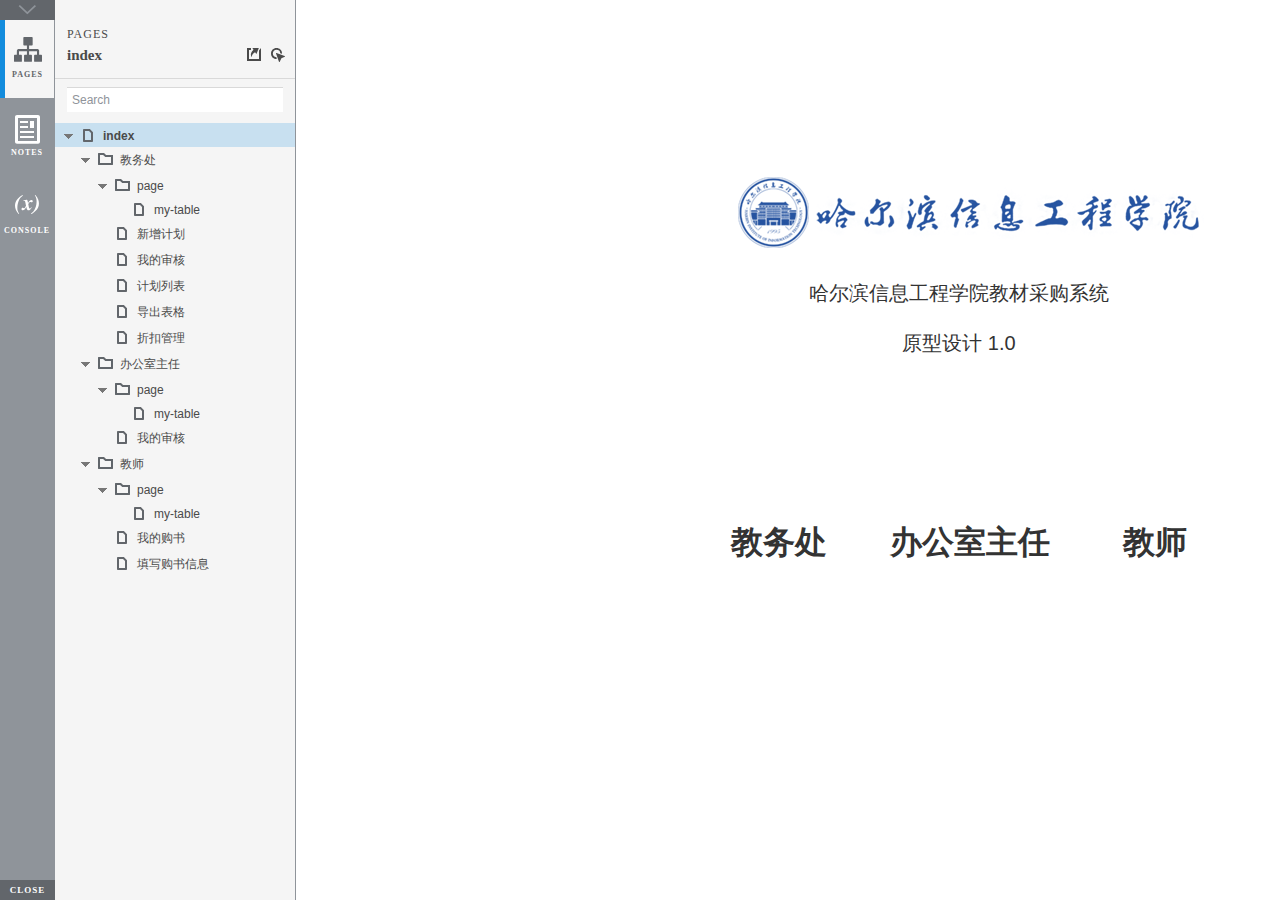
<file: docs/start.html>
﻿<!DOCTYPE html>
<html xmlns="http://www.w3.org/1999/xhtml" xml:lang="en" lang="en">
<head>
    <title>Untitled Document</title>
    <meta http-equiv="X-UA-Compatible" content="IE=edge"/>
    <meta http-equiv="content-type" content="text/html; charset=utf-8" />
    <meta name="viewport" content="width=device-width, initial-scale=1.0" />
    <meta name="apple-mobile-web-app-capable" content="yes" />
    <link type="text/css" href="resources/css/reset.css" rel="Stylesheet" />
    <link type="text/css" href="resources/css/default.css" rel="Stylesheet" />
    <!--<link href='https://fonts.googleapis.com/css?family=Nunito:300' rel='stylesheet' type='text/css'>-->

    <script type="text/javascript">
        if (location.href.toString().indexOf('file://localhost/') == 0) {
            location.href = location.href.toString().replace('file://localhost/', 'file:///');
        }
    </script>

    <script type="text/javascript" src="resources/scripts/jquery-1.7.1.min.js"></script>
    <script type="text/javascript" src="resources/scripts/player/splitter.js"></script>
    <script type="text/javascript" src="resources/scripts/axutils.js"></script>
    <script type="text/javascript" src="resources/scripts/player/axplayer.js"></script>
    <script type="text/javascript" src="resources/scripts/messagecenter.js"></script>
    <script type="text/javascript" src="data/document.js"></script>
    <style type="text/css">

#outerContainer {
	width:1000px;
	height:1500px;
}

.vsplitbar {
    width: 3px;
    /*background: #B9B9B9;*/
    border-right: 1px solid #8f949a;
}

.vsplitbar:hover, .vsplitbar.active {
    background: #8f949a;
}

#rightPanel {
    background-color: White;
}

/*#leftPanel {
    min-width: 120px;
}*/

.splitterMask {
   position:absolute;
   top: 0;
   left: 0;
   width: 100%;
   height: 100%;
   overflow: hidden;
   background-image: url(resources/images/transparent.gif);
   z-index: 20000;
}

    </style>
    <script type="text/javascript" language="JavaScript"><!--
        var SITEMAP_COLLAPSE_VAR_NAME = 'c';
        var PLUGIN_VAR_NAME = 'g';
        var FOOTNOTES_VAR_NAME = 'fn';
        var ADAPTIVE_VIEW_VAR_NAME = 'view';
        var lastLeftPanelWidth = 295;
        var toolBarOnly = true;

        // isolate scope
        (function() {
            setUpController();
            
            var configuration = $axure.document.configuration;
            var _settings = {};
            _settings.projectId = configuration.prototypeId;
            _settings.isAxshare = configuration.isAxshare;
            _settings.loadFeedbackPlugin = configuration.loadFeedbackPlugin;
            var cHash = getHashStringVar(SITEMAP_COLLAPSE_VAR_NAME);
            _settings.startCollapsed = cHash == "1";
            if(cHash == "2") closePlayer();
            var gHash = getHashStringVar(PLUGIN_VAR_NAME);
            if(gHash == "") gHash = 1;
            _settings.startPluginGid = gHash;

            $axure.player.settings = _settings;

            $(window).bind('load', function() {
                if(CHROME_5_LOCAL && !$('body').attr('pluginDetected')) {
                    window.location = 'resources/chrome/chrome.html';
                }
            });

            $(document).ready(function() {
                $axure.page.bind('load.start', mainFrame_onload);
                $axure.messageCenter.addMessageListener(messageCenter_message);

                $(document).on('pluginShown', function (event, data) {
                    setVarInCurrentUrlHash('g', data ? data : '');
                });

                $(document).on('pluginCreated', function(event, data) {
                    if($axure.player.settings.startPluginGid == data) {
                        $axure.player.showPlugin(data);
                    }
                });

                if($axure.player.settings.loadFeedbackPlugin) {
                    if($axure.player.settings.isAxshare) {
                        $axure.utils.loadJS('/Scripts/plugins/feedback/feedback8.js');
                    } else {
                        $axure.utils.loadJS('http://share.axure.com/Scripts/plugins/feedback/feedback8.js');
                    }
                }

                if(navigator.userAgent.indexOf("MSIE") >= 0) $('#outerContainer').width('100%');
                initialize();
                if($axure.player.settings.startCollapsed) $('#outerContainer').splitter({ sizeLeft: 0 });
                else $('#outerContainer').splitter({ sizeLeft: lastLeftPanelWidth });
                $('#leftPanel').width(lastLeftPanelWidth);
                
                $(window).resize(function() { resizeContent(); });

                $('#maximizePanelContainer').hide();

                initializeLogo();

                $(window).resize();
                resizeContent();
                
                $axure.player.collapseToBar();

                if($axure.player.settings.startCollapsed) {
                    collapse();
                    $('#leftPanel').width(0);
                }

                if(MOBILE_DEVICE) {
                    $('#interfaceControlFrameMinimizeContainer').height('45px');
                    $('#interfaceControlFrameMinimizeContainer a').height('45px');
                    $('#interfaceControlFrameHeaderContainer').css('margin-top','45px');
                    $('#interfaceControlFrameCloseContainer a').css('padding','10px 0px');
                    $('#maximizePanelContainer').height('45px');//.css('top','inherit').css('bottom','0px');

                    $('body').removeClass('hashover');

                    if(IOS) {
                        $('#rightPanel').css('overflow', 'auto').css('-webkit-overflow-scrolling', 'touch').css('-ms-overflow-x', 'hidden');

                        window.addEventListener("orientationchange", function() {
                            var viewport = document.querySelector("meta[name=viewport]");
                            //so iOS doesn't zoom when switching back to portrait
                            viewport.setAttribute('content', 'width=device-width, initial-scale=1.0, maximum-scale=1.0');
                            viewport.setAttribute('content', 'width=device-width, initial-scale=1.0');
                            resizeContent();
                        }, false);

                        $axure.page.bind('load.start', function() {
                            resizeContent();
                        });
                    }
                }

            });

            function initialize() {
                var legacyQString = getQueryString("Page");
                if (legacyQString.length > 0) {
                    location.href = location.href.substring(0, location.href.indexOf("?")) + "#p=" + legacyQString;
                    return;
                }

                var mainFrame = document.getElementById("mainFrame");
                mainFrame.contentWindow.location.href = getInitialUrl();
            }

            function initializeLogo() {
                if($axure.document.configuration.logoImagePath) {
                    var image = new Image();
                    image.onload = function() {
                        $('#logoImage').css('max-width', this.width + 'px');
                        $axure.player.resizeContent();
                    };
                    image.src = $axure.document.configuration.logoImagePath;
                
                    $('#interfaceControlFrameLogoImageContainer').html('<img id="logoImage" src="" />');
                    $('#logoImage').attr('src', $axure.document.configuration.logoImagePath).load(function() { resizeContent(); });
                } else $('#interfaceControlFrameLogoImageContainer').hide();

                if ($axure.document.configuration.logoImageCaption) {
                    $('#interfaceControlFrameLogoCaptionContainer').html($axure.document.configuration.logoImageCaption);
                } else $('#interfaceControlFrameLogoCaptionContainer').hide();

                if(!$('#interfaceControlFrameLogoImageContainer').is(':visible') && !$('#interfaceControlFrameLogoCaptionContainer').is(':visible')) {
                    $('#interfaceControlFrameLogoContainer').hide();
                }
            }

            var resizeContent = $axure.player.resizeContent = function() {
                var newHeight = $(window).height();
                var newWidth = $(window).width();

                var controlContainerHeight = newHeight;// - 30;
                if($('#interfaceControlFrameLogoContainer').is(':visible')) controlContainerHeight -= $('#interfaceControlFrameLogoContainer').outerHeight();// + 16;

                $('#outerContainer').height(newHeight).width(newWidth);
                $('.vsplitbar').height(newHeight);
                $('#leftPanel').height(newHeight);
                $('#interfaceControlFrame').height(newHeight);
                $('#interfaceControlFrameContainer').height(newHeight);
                $('#interfaceControlFrameHostContainer').height(controlContainerHeight);

                $('#rightPanel').height(newHeight);
                $('#mainFrame').height(newHeight);

                if($('#leftPanel').is(':visible')) $('#rightPanel').width($(window).width() - $('#leftPanel').width() - 1);// $('.vsplitbar').width());
                else $('#rightPanel').width($(window).width());

                $(document).trigger('ContainerHeightChange',[controlContainerHeight]);

                if(MOBILE_DEVICE) {
                    if(!(getHashStringVar(ADAPTIVE_VIEW_VAR_NAME).length > 0)) $axure.messageCenter.postMessage('setAdaptiveViewForSize', {'width':newWidth, 'height':$('#rightPanel').height()});
                }
            }

            var collapseToBar = $axure.player.collapseToBar = function() {
                lastLeftPanelWidth = $('#leftPanel').width();
                $('#leftPanel').width('55px');
                $('.vsplitbar').hide();
                $('#rightPanel').width($(window).width() - $('#leftPanel').width());
                $(window).resize();
                $('#outerContainer').trigger('resize');
                toolBarOnly = true;
            }

            var expandFromBar = $axure.player.expandFromBar = function() {
                if($('.vsplitbar').is(':visible')) return;

                $('#leftPanel').width(lastLeftPanelWidth);
                $('.vsplitbar').show();
                $('#rightPanel').width($(window).width() - $('#leftPanel').width() - 1);// $('.vsplitbar').width());
                $(window).resize();
                $('#outerContainer').trigger('resize');
                toolBarOnly = false;
            }

        })();

        function messageCenter_message(message, data) {
            if(message == 'expandFrame') expand();
            else if(message == 'getCollapseFrameOnLoad' && $axure.player.settings.startCollapsed && !MOBILE_DEVICE) $axure.messageCenter.postMessage('collapseFrameOnLoad');
        }

        
        function getInitialUrl() {
            var pageName = getHashStringVar("p");
            if(pageName.length > 0) return pageName + ".html";
            else {
                var url = getFirstPageUrl($axure.document.sitemap.rootNodes);
                return (url ? url : "about:blank");
            }
        }

        function getFirstPageUrl(nodes) {
            for (var i = 0; i < nodes.length; i++) {
                var node = nodes[i];
                if (node.url) return node.url;
                else {
                    var hasChildren = (node.children && node.children.length > 0);
                    if (hasChildren) {
                        var url = getFirstPageUrl(node.children);
                        if (url) return url;
                    }
                }
            }
            return null;
        }

        function closePlayer() {
            if($axure.page.location) window.location.href = $axure.page.location;
            else {
                var pageFile = getInitialUrl();
                var currentLocation = window.location.toString();
                window.location.href = currentLocation.substr(0, currentLocation.lastIndexOf("/") + 1) + pageFile;
            }
        }

        function replaceHash(newHash) {
            var currentLocWithoutHash = window.location.toString().split('#')[0];

            //We use replace so that every hash change doesn't get appended to the history stack.
            //We use replaceState in browsers that support it, else replace the location
            if(typeof window.history.replaceState != 'undefined') {
                try {
                    //Chrome 45 (Version 45.0.2454.85 m) started throwing an error here when generated locally (this only happens with sitemap open) which broke all interactions.
                    //try catch breaks the url adjusting nicely when the sitemap is open, but all interactions and forward and back buttons work.
                    //Uncaught SecurityError: Failed to execute 'replaceState' on 'History': A history state object with URL 'file:///C:/Users/Ian/Documents/Axure/HTML/Untitled/start.html#p=home' cannot be created in a document with origin 'null'.
                    window.history.replaceState(null, null, currentLocWithoutHash + newHash);
                } catch(ex) {}
            } else {
                window.location.replace(currentLocWithoutHash + newHash);
            }
        }

        function collapse() {
            setVarInCurrentUrlHash('c', 1);
            if(!toolBarOnly) lastLeftPanelWidth = $('#leftPanel').width();

            $('#maximizePanelContainer').show();
            $('#leftPanel').hide();
            $('.vsplitbar').hide();
            $('#rightPanel').width($(window).width());
            $(window).resize();
            $('#outerContainer').trigger('resize');

            $(document).trigger('sidebarCollapse');

            if(MOBILE_DEVICE) {
                $('#maximizePanelContainer').animate({
                    top:$('#rightPanel').height() - $('#maximizePanelContainer').height()
                }, 300, 'swing', function() {
                    $('#maximizePanelContainer').css('top', 'inherit').css('bottom', '0px');
                });
            }
        }

        function expand() {
            if(MOBILE_DEVICE) {
                $('#maximizePanelContainer').css('top', '0px').css('bottom', 'inherit');
            }

            deleteVarFromCurrentUrlHash('c');
            $('#maximizePanelContainer').hide();
            $('#leftPanel').width(lastLeftPanelWidth);
            $('#leftPanel').show();
            if(!toolBarOnly) {
                $('.vsplitbar').show();
                $('#rightPanel').width($(window).width() - $('#leftPanel').width() - 1);
            } else {
                $axure.player.collapseToBar();
            }
            $(window).resize();
            $('#outerContainer').trigger('resize');

            $(document).trigger('sidebarExpanded');
        }


        function mainFrame_onload() {
            if($axure.page.pageName) document.title = $axure.page.pageName;
        }

        function getQueryString(query) {
            var qstring = self.location.href.split("?");
            if(qstring.length < 2) return "";
            return GetParameter(qstring, query);
        }
        
        function GetParameter(qstring, query) {
            var prms = qstring[1].split("&");
            var frmelements = new Array();
            var currprmeter, querystr = "";

            for(var i = 0; i < prms.length; i++) {
                currprmeter = prms[i].split("=");
                frmelements[i] = new Array();
                frmelements[i][0] = currprmeter[0];
                frmelements[i][1] = currprmeter[1];
            }

            for(j = 0; j < frmelements.length; j++) {
                if(frmelements[j][0].toLowerCase() == query.toLowerCase()) {
                    querystr = frmelements[j][1];
                    break;
                }
            }
            return querystr;
        }
        
        function getHashStringVar(query) {
            var qstring = self.location.href.split("#");
            if(qstring.length < 2) return "";
            return GetParameter(qstring, query);
        }

        function setHashStringVar(currentHash, varName, varVal) {
            var varWithEqual = varName + '=';
            var poundVarWithEqual = varVal === '' ? '' :  '#' + varName + '=' + varVal;
            var ampVarWithEqual = varVal === '' ? '' :  '&' + varName + '=' + varVal;
            var hashToSet = '';

            var pageIndex = currentHash.indexOf('#' + varWithEqual);
            if(pageIndex == -1) pageIndex = currentHash.indexOf('&' + varWithEqual);
            if(pageIndex != -1) {
                var newHash = currentHash.substring(0, pageIndex);

                newHash = newHash == '' ? poundVarWithEqual : newHash + ampVarWithEqual;

                var ampIndex = currentHash.indexOf('&', pageIndex + 1);
                if(ampIndex != -1) {
                    newHash = newHash == '' ? '#' + currentHash.substring(ampIndex + 1) : newHash + currentHash.substring(ampIndex);
                }
                hashToSet = newHash;
            } else if(currentHash.indexOf('#') != -1) {
                hashToSet = currentHash + ampVarWithEqual;
            } else {
                hashToSet = poundVarWithEqual;
            }

            if(hashToSet != '' || varVal == '') {
                return hashToSet;
            }

            return null;
        }

        function setVarInCurrentUrlHash(varName, varVal) {
            var newHash = setHashStringVar(window.location.hash, varName, varVal);

            if(newHash != null) {
                replaceHash(newHash);
            }
        }

        function deleteHashStringVar(currentHash, varName) {
            var varWithEqual = varName + '=';

            var pageIndex = currentHash.indexOf('#' + varWithEqual);
            if(pageIndex == -1) pageIndex = currentHash.indexOf('&' + varWithEqual);
            if(pageIndex != -1) {
                var newHash = currentHash.substring(0, pageIndex);

                var ampIndex = currentHash.indexOf('&', pageIndex + 1);

                //IF begin of string....if none blank, ELSE # instead of & and rest
                //IF in string....prefix + if none blank, ELSE &-rest
                if(newHash == '') { //beginning of string
                    newHash = ampIndex != -1 ? '#' + currentHash.substring(ampIndex + 1) : '';
                } else { //somewhere in the middle
                    newHash = newHash + (ampIndex != -1 ? currentHash.substring(ampIndex) : '');
                }

                return newHash;
            }

            return null;
        }

        function deleteVarFromCurrentUrlHash(varName) {
            var newHash = deleteHashStringVar(window.location.hash, varName);

            if(newHash != null) {
                replaceHash(newHash);
            }
        }
    --></script>

    <link type="text/css" rel="Stylesheet" href="plugins/sitemap/styles/sitemap.css" />
    <script type="text/javascript" src="plugins/sitemap/sitemap.js"></script>
    <link type="text/css" rel="Stylesheet" href="plugins/page_notes/styles/page_notes.css" />
    <script type="text/javascript" src="plugins/page_notes/page_notes.js"></script>
    <!--<link type="text/css" rel="Stylesheet" href="plugins/recordplay/styles/recordplay.css" />
    <script type="text/javascript" src="plugins/recordplay/recordplay.js"></script>-->
    <link type="text/css" rel="Stylesheet" href="plugins/debug/styles/debug.css" />
    <script type="text/javascript" src="plugins/debug/debug.js"></script>

</head>
<body scroll="no" class="hashover">
    <div id="outerContainer">

        <div id="leftPanel">
            <div id="interfaceControlFrame">
                <div id="interfaceControlFrameMinimizeContainer">
                    <a title="Collapse" id="interfaceControlFrameMinimizeButton" onclick="collapse();">&nbsp;</a>
                </div>
                <div id="interfaceControlFrameHeaderContainer">
                    <ul id="interfaceControlFrameHeader"></ul>
                </div>
                <div id="interfaceControlFrameContainer">
                    <div id="interfaceControlFrameLogoContainer">
                        <div id="interfaceControlFrameLogoImageContainer"></div>
                        <div id="interfaceControlFrameLogoCaptionContainer"></div>
                    </div>
                    <div id="interfaceControlFrameHostContainer">
                    </div>
                </div>
                <div id="interfaceControlFrameCloseContainer">
                    <a title="Close" id="interfaceControlFrameCloseButton" onclick="closePlayer();">CLOSE</a>
                </div>
            </div>
        </div>
        <div id="rightPanel">
            <iframe id="mainFrame" name="mainFrame" width="100%" height="100%" src="" frameborder="0" style="display: block;"></iframe>
        </div>

    </div>

    <div id="maximizePanelContainer">
        <iframe id="expandFrame" src="resources/expand.html" width="100%" height="100%" scrolling="no" allowtransparency="true" frameborder="0"></iframe>
    </div>

</body>
</html>
</file>
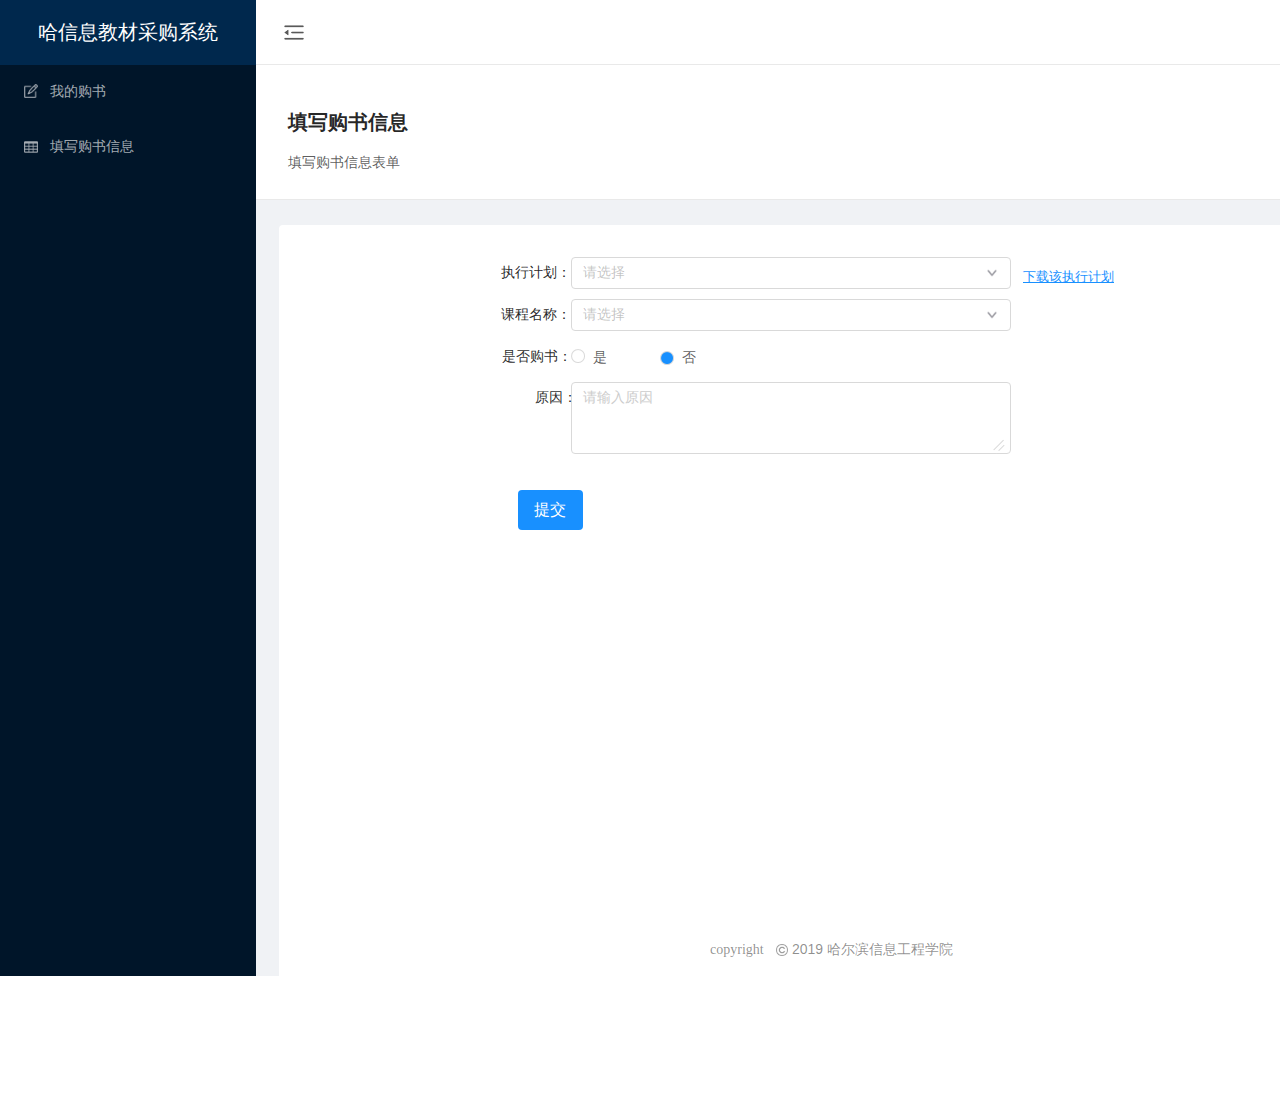
<file: docs/填写购书信息.html>
﻿<!DOCTYPE html>
<html>
  <head>
    <title>填写购书信息</title>
    <meta http-equiv="X-UA-Compatible" content="IE=edge"/>
    <meta http-equiv="content-type" content="text/html; charset=utf-8"/>
    <meta name="apple-mobile-web-app-capable" content="yes"/>
    <link href="resources/css/jquery-ui-themes.css" type="text/css" rel="stylesheet"/>
    <link href="resources/css/axure_rp_page.css" type="text/css" rel="stylesheet"/>
    <link href="data/styles.css" type="text/css" rel="stylesheet"/>
    <link href="files/填写购书信息/styles.css" type="text/css" rel="stylesheet"/>
    <script src="resources/scripts/jquery-1.7.1.min.js"></script>
    <script src="resources/scripts/jquery-ui-1.8.10.custom.min.js"></script>
    <script src="resources/scripts/axure/axQuery.js"></script>
    <script src="resources/scripts/axure/globals.js"></script>
    <script src="resources/scripts/axutils.js"></script>
    <script src="resources/scripts/axure/annotation.js"></script>
    <script src="resources/scripts/axure/axQuery.std.js"></script>
    <script src="resources/scripts/axure/doc.js"></script>
    <script src="data/document.js"></script>
    <script src="resources/scripts/messagecenter.js"></script>
    <script src="resources/scripts/axure/events.js"></script>
    <script src="resources/scripts/axure/recording.js"></script>
    <script src="resources/scripts/axure/action.js"></script>
    <script src="resources/scripts/axure/expr.js"></script>
    <script src="resources/scripts/axure/geometry.js"></script>
    <script src="resources/scripts/axure/flyout.js"></script>
    <script src="resources/scripts/axure/ie.js"></script>
    <script src="resources/scripts/axure/model.js"></script>
    <script src="resources/scripts/axure/repeater.js"></script>
    <script src="resources/scripts/axure/sto.js"></script>
    <script src="resources/scripts/axure/utils.temp.js"></script>
    <script src="resources/scripts/axure/variables.js"></script>
    <script src="resources/scripts/axure/drag.js"></script>
    <script src="resources/scripts/axure/move.js"></script>
    <script src="resources/scripts/axure/visibility.js"></script>
    <script src="resources/scripts/axure/style.js"></script>
    <script src="resources/scripts/axure/adaptive.js"></script>
    <script src="resources/scripts/axure/tree.js"></script>
    <script src="resources/scripts/axure/init.temp.js"></script>
    <script src="files/填写购书信息/data.js"></script>
    <script src="resources/scripts/axure/legacy.js"></script>
    <script src="resources/scripts/axure/viewer.js"></script>
    <script src="resources/scripts/axure/math.js"></script>
    <script type="text/javascript">
      $axure.utils.getTransparentGifPath = function() { return 'resources/images/transparent.gif'; };
      $axure.utils.getOtherPath = function() { return 'resources/Other.html'; };
      $axure.utils.getReloadPath = function() { return 'resources/reload.html'; };
    </script>
  </head>
  <body>
    <div id="base" class="">

      <!-- Unnamed (组合) -->
      <div id="u1725" class="ax_default">

        <!-- Unnamed (矩形) -->
        <div id="u1726" class="ax_default shape">
          <div id="u1726_div" class=""></div>
          <!-- Unnamed () -->
          <div id="u1727" class="text" style="visibility: visible;">
            <p><span>`</span></p>
          </div>
        </div>

        <!-- Unnamed (矩形) -->
        <div id="u1728" class="ax_default box_1">
          <div id="u1728_div" class=""></div>
          <!-- Unnamed () -->
          <div id="u1729" class="text" style="display: none; visibility: hidden">
            <p><span></span></p>
          </div>
        </div>
      </div>

      <!-- 导航和菜单 (组合) -->
      <div id="u1730" class="ax_default" data-label="导航和菜单">

        <!-- 导航 (组合) -->
        <div id="u1731" class="ax_default" data-label="导航">

          <!-- Unnamed (矩形) -->
          <div id="u1732" class="ax_default box_1">
            <div id="u1732_div" class=""></div>
            <!-- Unnamed () -->
            <div id="u1733" class="text" style="visibility: visible;">
              <p><span>哈信息教材采购系统</span></p>
            </div>
          </div>

          <!-- Unnamed (组合) -->
          <div id="u1734" class="ax_default">

            <!-- 我的购书 (组合) -->
            <div id="u1735" class="ax_default" data-label="我的购书">

              <!-- Unnamed (矩形) -->
              <div id="u1736" class="ax_default box_2">
                <div id="u1736_div" class=""></div>
                <!-- Unnamed () -->
                <div id="u1737" class="text" style="visibility: visible;">
                  <p><span>我的购书</span></p>
                </div>
              </div>

              <!-- Unnamed (图片) -->
              <div id="u1738" class="ax_default image">
                <img id="u1738_img" class="img " src="images/新增计划/u138.png"/>
                <!-- Unnamed () -->
                <div id="u1739" class="text" style="display: none; visibility: hidden">
                  <p><span></span></p>
                </div>
              </div>
            </div>

            <!-- 填写购书信息 (组合) -->
            <div id="u1740" class="ax_default" data-label="填写购书信息">

              <!-- Unnamed (矩形) -->
              <div id="u1741" class="ax_default box_2">
                <div id="u1741_div" class=""></div>
                <!-- Unnamed () -->
                <div id="u1742" class="text" style="visibility: visible;">
                  <p><span>填写购书信息</span></p>
                </div>
              </div>

              <!-- Unnamed (图片) -->
              <div id="u1743" class="ax_default image">
                <img id="u1743_img" class="img " src="images/新增计划/u143.png"/>
                <!-- Unnamed () -->
                <div id="u1744" class="text" style="display: none; visibility: hidden">
                  <p><span></span></p>
                </div>
              </div>
            </div>
          </div>
        </div>

        <!-- 菜单 (组合) -->
        <div id="u1745" class="ax_default" data-label="菜单">

          <!-- Unnamed (矩形) -->
          <div id="u1746" class="ax_default box_2">
            <div id="u1746_div" class=""></div>
            <!-- Unnamed () -->
            <div id="u1747" class="text" style="display: none; visibility: hidden">
              <p><span></span></p>
            </div>
          </div>

          <!-- Unnamed (图片) -->
          <div id="u1748" class="ax_default image">
            <img id="u1748_img" class="img " src="images/新增计划/u163.png"/>
            <!-- Unnamed () -->
            <div id="u1749" class="text" style="display: none; visibility: hidden">
              <p><span></span></p>
            </div>
          </div>

          <!-- Unnamed (组合) -->
          <div id="u1750" class="ax_default">

            <!-- Unnamed (矩形) -->
            <div id="u1751" class="ax_default label">
              <div id="u1751_div" class=""></div>
              <!-- Unnamed () -->
              <div id="u1752" class="text" style="visibility: visible;">
                <p><span>教师：舒露</span></p>
              </div>
            </div>
          </div>
        </div>
      </div>

      <!-- 内容 (组合) -->
      <div id="u1753" class="ax_default" data-label="内容">

        <!-- 白板 (矩形) -->
        <div id="u1754" class="ax_default shape" data-label="白板">
          <div id="u1754_div" class=""></div>
          <!-- Unnamed () -->
          <div id="u1755" class="text" style="display: none; visibility: hidden">
            <p><span></span></p>
          </div>
        </div>

        <!-- 版心 (组合) -->
        <div id="u1756" class="ax_default" data-label="版心">

          <!-- 是否购书 (组合) -->
          <div id="u1757" class="ax_default" data-label="是否购书">

            <!-- Unnamed (组合) -->
            <div id="u1758" class="ax_default">

              <!-- Unnamed (组合) -->
              <div id="u1759" class="ax_default">

                <!-- Unnamed (矩形) -->
                <div id="u1760" class="ax_default heading_2">
                  <div id="u1760_div" class=""></div>
                  <!-- Unnamed () -->
                  <div id="u1761" class="text" style="visibility: visible;">
                    <p><span>是</span></p>
                  </div>
                </div>
              </div>

              <!-- 是选中 (椭圆形) -->
              <div id="u1762" class="ax_default ellipse" data-label="是选中">
                <img id="u1762_img" class="img " src="images/新增计划/u177.png"/>
                <!-- Unnamed () -->
                <div id="u1763" class="text" style="display: none; visibility: hidden">
                  <p><span></span></p>
                </div>
              </div>
            </div>

            <!-- Unnamed (矩形) -->
            <div id="u1764" class="ax_default heading_1">
              <div id="u1764_div" class=""></div>
              <!-- Unnamed () -->
              <div id="u1765" class="text" style="visibility: visible;">
                <p><span>是否购书：</span></p>
              </div>
            </div>

            <!-- Unnamed (组合) -->
            <div id="u1766" class="ax_default">

              <!-- Unnamed (组合) -->
              <div id="u1767" class="ax_default">

                <!-- Unnamed (矩形) -->
                <div id="u1768" class="ax_default heading_2">
                  <div id="u1768_div" class=""></div>
                  <!-- Unnamed () -->
                  <div id="u1769" class="text" style="visibility: visible;">
                    <p><span>否</span></p>
                  </div>
                </div>
              </div>

              <!-- 否选中 (椭圆形) -->
              <div id="u1770" class="ax_default ellipse selected" data-label="否选中">
                <img id="u1770_img" class="img " src="images/新增计划/u177_selected.png"/>
                <!-- Unnamed () -->
                <div id="u1771" class="text" style="display: none; visibility: hidden">
                  <p><span></span></p>
                </div>
              </div>
            </div>

            <!-- Unnamed (矩形) -->
            <div id="u1772" class="ax_default paragraph">
              <div id="u1772_div" class=""></div>
              <!-- Unnamed () -->
              <div id="u1773" class="text" style="visibility: visible;">
                <p><span>&nbsp;</span></p>
              </div>
            </div>
          </div>

          <!-- 课程名称 (组合) -->
          <div id="u1774" class="ax_default" data-label="课程名称">

            <!-- Unnamed (矩形) -->
            <div id="u1775" class="ax_default shape">
              <div id="u1775_div" class=""></div>
              <!-- Unnamed () -->
              <div id="u1776" class="text" style="visibility: visible;">
                <p><span>请选择</span></p>
              </div>
            </div>

            <!-- Unnamed (矩形) -->
            <div id="u1777" class="ax_default heading_1">
              <div id="u1777_div" class=""></div>
              <!-- Unnamed () -->
              <div id="u1778" class="text" style="visibility: visible;">
                <p><span>课程名称：</span></p>
              </div>
            </div>

            <!-- Unnamed (矩形) -->
            <div id="u1779" class="ax_default paragraph">
              <div id="u1779_div" class=""></div>
              <!-- Unnamed () -->
              <div id="u1780" class="text" style="visibility: visible;">
                <p><span>&nbsp;</span></p>
              </div>
            </div>

            <!-- Unnamed (组合) -->
            <div id="u1781" class="ax_default">

              <!-- Unnamed (图片) -->
              <div id="u1782" class="ax_default image">
                <img id="u1782_img" class="img " src="images/新增计划/u210.png"/>
                <!-- Unnamed () -->
                <div id="u1783" class="text" style="display: none; visibility: hidden">
                  <p><span></span></p>
                </div>
              </div>

              <!-- Unnamed (矩形) -->
              <div id="u1784" class="ax_default box_2">
                <div id="u1784_div" class=""></div>
                <!-- Unnamed () -->
                <div id="u1785" class="text" style="visibility: visible;">
                  <p><span>8</span></p>
                </div>
              </div>
            </div>
          </div>

          <!-- 执行计划 (组合) -->
          <div id="u1786" class="ax_default" data-label="执行计划">

            <!-- Unnamed (矩形) -->
            <div id="u1787" class="ax_default shape">
              <div id="u1787_div" class=""></div>
              <!-- Unnamed () -->
              <div id="u1788" class="text" style="visibility: visible;">
                <p><span>请选择</span></p>
              </div>
            </div>

            <!-- Unnamed (矩形) -->
            <div id="u1789" class="ax_default heading_1">
              <div id="u1789_div" class=""></div>
              <!-- Unnamed () -->
              <div id="u1790" class="text" style="visibility: visible;">
                <p><span>执行计划：</span></p>
              </div>
            </div>

            <!-- Unnamed (矩形) -->
            <div id="u1791" class="ax_default paragraph">
              <div id="u1791_div" class=""></div>
              <!-- Unnamed () -->
              <div id="u1792" class="text" style="visibility: visible;">
                <p><span>&nbsp;</span></p>
              </div>
            </div>

            <!-- Unnamed (组合) -->
            <div id="u1793" class="ax_default">

              <!-- Unnamed (图片) -->
              <div id="u1794" class="ax_default image">
                <img id="u1794_img" class="img " src="images/新增计划/u210.png"/>
                <!-- Unnamed () -->
                <div id="u1795" class="text" style="display: none; visibility: hidden">
                  <p><span></span></p>
                </div>
              </div>

              <!-- Unnamed (矩形) -->
              <div id="u1796" class="ax_default box_2">
                <div id="u1796_div" class=""></div>
                <!-- Unnamed () -->
                <div id="u1797" class="text" style="visibility: visible;">
                  <p><span>8</span></p>
                </div>
              </div>
            </div>
          </div>

          <!-- 原因 (组合) -->
          <div id="u1798" class="ax_default" data-label="原因">

            <!-- Unnamed (组合) -->
            <div id="u1799" class="ax_default">

              <!-- Unnamed (矩形) -->
              <div id="u1800" class="ax_default shape">
                <div id="u1800_div" class=""></div>
                <!-- Unnamed () -->
                <div id="u1801" class="text" style="visibility: visible;">
                  <p><span>请输入原因</span></p>
                </div>
              </div>

              <!-- Unnamed (图片) -->
              <div id="u1802" class="ax_default image">
                <img id="u1802_img" class="img " src="images/my-table_2/u1239.png"/>
                <!-- Unnamed () -->
                <div id="u1803" class="text" style="display: none; visibility: hidden">
                  <p><span></span></p>
                </div>
              </div>
            </div>

            <!-- Unnamed (矩形) -->
            <div id="u1804" class="ax_default heading_1">
              <div id="u1804_div" class=""></div>
              <!-- Unnamed () -->
              <div id="u1805" class="text" style="visibility: visible;">
                <p><span>原因：</span></p>
              </div>
            </div>

            <!-- Unnamed (矩形) -->
            <div id="u1806" class="ax_default paragraph">
              <div id="u1806_div" class=""></div>
              <!-- Unnamed () -->
              <div id="u1807" class="text" style="visibility: visible;">
                <p><span>&nbsp;</span></p>
              </div>
            </div>
          </div>

          <!-- 订书表单 (组合) -->
          <div id="u1808" class="ax_default ax_default_hidden" data-label="订书表单" style="display: none; visibility: hidden">

            <!-- Unnamed (组合) -->
            <div id="u1809" class="ax_default">

              <!-- Unnamed (组合) -->
              <div id="u1810" class="ax_default">

                <!-- Unnamed (组合) -->
                <div id="u1811" class="ax_default">

                  <!-- Unnamed (矩形) -->
                  <div id="u1812" class="ax_default heading_2">
                    <div id="u1812_div" class=""></div>
                    <!-- Unnamed () -->
                    <div id="u1813" class="text" style="visibility: visible;">
                      <p><span>出版</span></p>
                    </div>
                  </div>
                </div>

                <!-- Unnamed (椭圆形) -->
                <div id="u1814" class="ax_default ellipse">
                  <img id="u1814_img" class="img " src="images/新增计划/u177.png"/>
                  <!-- Unnamed () -->
                  <div id="u1815" class="text" style="display: none; visibility: hidden">
                    <p><span></span></p>
                  </div>
                </div>
              </div>

              <!-- Unnamed (矩形) -->
              <div id="u1816" class="ax_default heading_1">
                <div id="u1816_div" class=""></div>
                <!-- Unnamed () -->
                <div id="u1817" class="text" style="visibility: visible;">
                  <p><span>教材类别：</span></p>
                </div>
              </div>

              <!-- Unnamed (组合) -->
              <div id="u1818" class="ax_default">

                <!-- Unnamed (组合) -->
                <div id="u1819" class="ax_default">

                  <!-- Unnamed (矩形) -->
                  <div id="u1820" class="ax_default heading_2">
                    <div id="u1820_div" class=""></div>
                    <!-- Unnamed () -->
                    <div id="u1821" class="text" style="visibility: visible;">
                      <p><span>自编</span></p>
                    </div>
                  </div>
                </div>

                <!-- Unnamed (椭圆形) -->
                <div id="u1822" class="ax_default ellipse">
                  <img id="u1822_img" class="img " src="images/新增计划/u185.png"/>
                  <!-- Unnamed () -->
                  <div id="u1823" class="text" style="display: none; visibility: hidden">
                    <p><span></span></p>
                  </div>
                </div>

                <!-- Unnamed (椭圆形) -->
                <div id="u1824" class="ax_default ellipse">
                  <img id="u1824_img" class="img " src="images/新增计划/u187.png"/>
                  <!-- Unnamed () -->
                  <div id="u1825" class="text" style="display: none; visibility: hidden">
                    <p><span></span></p>
                  </div>
                </div>
              </div>

              <!-- Unnamed (矩形) -->
              <div id="u1826" class="ax_default paragraph">
                <div id="u1826_div" class=""></div>
                <!-- Unnamed () -->
                <div id="u1827" class="text" style="visibility: visible;">
                  <p><span>&nbsp;</span></p>
                </div>
              </div>
            </div>

            <!-- Unnamed (组合) -->
            <div id="u1828" class="ax_default">

              <!-- Unnamed (矩形) -->
              <div id="u1829" class="ax_default heading_1">
                <div id="u1829_div" class=""></div>
                <!-- Unnamed () -->
                <div id="u1830" class="text" style="visibility: visible;">
                  <p><span>出版社：</span></p>
                </div>
              </div>

              <!-- Unnamed (矩形) -->
              <div id="u1831" class="ax_default shape">
                <div id="u1831_div" class=""></div>
                <!-- Unnamed () -->
                <div id="u1832" class="text" style="visibility: visible;">
                  <p><span>请输入</span></p>
                </div>
              </div>

              <!-- Unnamed (矩形) -->
              <div id="u1833" class="ax_default paragraph">
                <div id="u1833_div" class=""></div>
                <!-- Unnamed () -->
                <div id="u1834" class="text" style="visibility: visible;">
                  <p><span>&nbsp;</span></p>
                </div>
              </div>
            </div>

            <!-- Unnamed (组合) -->
            <div id="u1835" class="ax_default">

              <!-- Unnamed (矩形) -->
              <div id="u1836" class="ax_default heading_1">
                <div id="u1836_div" class=""></div>
                <!-- Unnamed () -->
                <div id="u1837" class="text" style="visibility: visible;">
                  <p><span>作者：</span></p>
                </div>
              </div>

              <!-- Unnamed (矩形) -->
              <div id="u1838" class="ax_default shape">
                <div id="u1838_div" class=""></div>
                <!-- Unnamed () -->
                <div id="u1839" class="text" style="visibility: visible;">
                  <p><span>请输入</span></p>
                </div>
              </div>

              <!-- Unnamed (矩形) -->
              <div id="u1840" class="ax_default paragraph">
                <div id="u1840_div" class=""></div>
                <!-- Unnamed () -->
                <div id="u1841" class="text" style="visibility: visible;">
                  <p><span>&nbsp;</span></p>
                </div>
              </div>
            </div>

            <!-- Unnamed (组合) -->
            <div id="u1842" class="ax_default">

              <!-- Unnamed (矩形) -->
              <div id="u1843" class="ax_default heading_1">
                <div id="u1843_div" class=""></div>
                <!-- Unnamed () -->
                <div id="u1844" class="text" style="visibility: visible;">
                  <p><span>价格：</span></p>
                </div>
              </div>

              <!-- Unnamed (矩形) -->
              <div id="u1845" class="ax_default shape">
                <div id="u1845_div" class=""></div>
                <!-- Unnamed () -->
                <div id="u1846" class="text" style="visibility: visible;">
                  <p><span>请输入</span></p>
                </div>
              </div>

              <!-- Unnamed (矩形) -->
              <div id="u1847" class="ax_default paragraph">
                <div id="u1847_div" class=""></div>
                <!-- Unnamed () -->
                <div id="u1848" class="text" style="visibility: visible;">
                  <p><span>&nbsp;</span></p>
                </div>
              </div>
            </div>

            <!-- Unnamed (组合) -->
            <div id="u1849" class="ax_default">

              <!-- Unnamed (矩形) -->
              <div id="u1850" class="ax_default heading_1">
                <div id="u1850_div" class=""></div>
                <!-- Unnamed () -->
                <div id="u1851" class="text" style="visibility: visible;">
                  <p><span>教师样书数量：</span></p>
                </div>
              </div>

              <!-- Unnamed (矩形) -->
              <div id="u1852" class="ax_default shape">
                <div id="u1852_div" class=""></div>
                <!-- Unnamed () -->
                <div id="u1853" class="text" style="visibility: visible;">
                  <p><span>请输入</span></p>
                </div>
              </div>

              <!-- Unnamed (矩形) -->
              <div id="u1854" class="ax_default paragraph">
                <div id="u1854_div" class=""></div>
                <!-- Unnamed () -->
                <div id="u1855" class="text" style="visibility: visible;">
                  <p><span>&nbsp;</span></p>
                </div>
              </div>
            </div>

            <!-- Unnamed (组合) -->
            <div id="u1856" class="ax_default">

              <!-- Unnamed (矩形) -->
              <div id="u1857" class="ax_default heading_1">
                <div id="u1857_div" class=""></div>
                <!-- Unnamed () -->
                <div id="u1858" class="text" style="visibility: visible;">
                  <p><span>获奖信息和丛书名称：</span></p>
                </div>
              </div>

              <!-- Unnamed (矩形) -->
              <div id="u1859" class="ax_default shape">
                <div id="u1859_div" class=""></div>
                <!-- Unnamed () -->
                <div id="u1860" class="text" style="visibility: visible;">
                  <p><span>请输入</span></p>
                </div>
              </div>

              <!-- Unnamed (矩形) -->
              <div id="u1861" class="ax_default paragraph">
                <div id="u1861_div" class=""></div>
                <!-- Unnamed () -->
                <div id="u1862" class="text" style="visibility: visible;">
                  <p><span>&nbsp;</span></p>
                </div>
              </div>
            </div>

            <!-- Unnamed (组合) -->
            <div id="u1863" class="ax_default">

              <!-- Unnamed (矩形) -->
              <div id="u1864" class="ax_default shape">
                <div id="u1864_div" class=""></div>
                <!-- Unnamed () -->
                <div id="u1865" class="text" style="visibility: visible;">
                  <p><span>2015-10-02</span></p>
                </div>
              </div>

              <!-- Unnamed (组合) -->
              <div id="u1866" class="ax_default">

                <!-- Unnamed (图片) -->
                <div id="u1867" class="ax_default image">
                  <img id="u1867_img" class="img " src="images/my-table_2/u1304.png"/>
                  <!-- Unnamed () -->
                  <div id="u1868" class="text" style="display: none; visibility: hidden">
                    <p><span></span></p>
                  </div>
                </div>

                <!-- Unnamed (矩形) -->
                <div id="u1869" class="ax_default box_2">
                  <div id="u1869_div" class=""></div>
                  <!-- Unnamed () -->
                  <div id="u1870" class="text" style="visibility: visible;">
                    <p><span>8</span></p>
                  </div>
                </div>
              </div>

              <!-- Unnamed (矩形) -->
              <div id="u1871" class="ax_default heading_1">
                <div id="u1871_div" class=""></div>
                <!-- Unnamed () -->
                <div id="u1872" class="text" style="visibility: visible;">
                  <p><span>出版日期：</span></p>
                </div>
              </div>

              <!-- Unnamed (矩形) -->
              <div id="u1873" class="ax_default paragraph">
                <div id="u1873_div" class=""></div>
                <!-- Unnamed () -->
                <div id="u1874" class="text" style="visibility: visible;">
                  <p><span>&nbsp;</span></p>
                </div>
              </div>
            </div>

            <!-- Unnamed (组合) -->
            <div id="u1875" class="ax_default">

              <!-- Unnamed (矩形) -->
              <div id="u1876" class="ax_default heading_1">
                <div id="u1876_div" class=""></div>
                <!-- Unnamed () -->
                <div id="u1877" class="text" style="visibility: visible;">
                  <p><span>征订人：</span></p>
                </div>
              </div>

              <!-- Unnamed (矩形) -->
              <div id="u1878" class="ax_default shape">
                <div id="u1878_div" class=""></div>
                <!-- Unnamed () -->
                <div id="u1879" class="text" style="visibility: visible;">
                  <p><span>请输入</span></p>
                </div>
              </div>

              <!-- Unnamed (矩形) -->
              <div id="u1880" class="ax_default paragraph">
                <div id="u1880_div" class=""></div>
                <!-- Unnamed () -->
                <div id="u1881" class="text" style="visibility: visible;">
                  <p><span>&nbsp;</span></p>
                </div>
              </div>
            </div>

            <!-- ISBN (组合) -->
            <div id="u1882" class="ax_default" data-label="ISBN">

              <!-- Unnamed (矩形) -->
              <div id="u1883" class="ax_default heading_1">
                <div id="u1883_div" class=""></div>
                <!-- Unnamed () -->
                <div id="u1884" class="text" style="visibility: visible;">
                  <p><span>书号ISBN：</span></p>
                </div>
              </div>

              <!-- Unnamed (矩形) -->
              <div id="u1885" class="ax_default shape">
                <div id="u1885_div" class=""></div>
                <!-- Unnamed () -->
                <div id="u1886" class="text" style="visibility: visible;">
                  <p><span>请输入</span></p>
                </div>
              </div>

              <!-- Unnamed (矩形) -->
              <div id="u1887" class="ax_default paragraph">
                <div id="u1887_div" class=""></div>
                <!-- Unnamed () -->
                <div id="u1888" class="text" style="visibility: visible;">
                  <p><span>&nbsp;</span></p>
                </div>
              </div>
            </div>

            <!-- 书名 (组合) -->
            <div id="u1889" class="ax_default" data-label="书名">

              <!-- Unnamed (矩形) -->
              <div id="u1890" class="ax_default heading_1">
                <div id="u1890_div" class=""></div>
                <!-- Unnamed () -->
                <div id="u1891" class="text" style="visibility: visible;">
                  <p><span>教材名称：</span></p>
                </div>
              </div>

              <!-- Unnamed (矩形) -->
              <div id="u1892" class="ax_default shape">
                <div id="u1892_div" class=""></div>
                <!-- Unnamed () -->
                <div id="u1893" class="text" style="visibility: visible;">
                  <p><span>请输入</span></p>
                </div>
              </div>

              <!-- Unnamed (矩形) -->
              <div id="u1894" class="ax_default paragraph">
                <div id="u1894_div" class=""></div>
                <!-- Unnamed () -->
                <div id="u1895" class="text" style="visibility: visible;">
                  <p><span>&nbsp;</span></p>
                </div>
              </div>
            </div>

            <!-- Unnamed (组合) -->
            <div id="u1896" class="ax_default">

              <!-- Unnamed (矩形) -->
              <div id="u1897" class="ax_default heading_1">
                <div id="u1897_div" class=""></div>
                <!-- Unnamed () -->
                <div id="u1898" class="text" style="visibility: visible;">
                  <p><span>联系电话：</span></p>
                </div>
              </div>

              <!-- Unnamed (矩形) -->
              <div id="u1899" class="ax_default shape">
                <div id="u1899_div" class=""></div>
                <!-- Unnamed () -->
                <div id="u1900" class="text" style="visibility: visible;">
                  <p><span>请输入</span></p>
                </div>
              </div>

              <!-- Unnamed (矩形) -->
              <div id="u1901" class="ax_default paragraph">
                <div id="u1901_div" class=""></div>
                <!-- Unnamed () -->
                <div id="u1902" class="text" style="visibility: visible;">
                  <p><span>&nbsp;</span></p>
                </div>
              </div>
            </div>

            <!-- 折扣 (组合) -->
            <div id="u1903" class="ax_default" data-label="折扣">

              <!-- Unnamed (矩形) -->
              <div id="u1904" class="ax_default shape">
                <div id="u1904_div" class=""></div>
                <!-- Unnamed () -->
                <div id="u1905" class="text" style="visibility: visible;">
                  <p><span>请选择</span></p>
                </div>
              </div>

              <!-- Unnamed (矩形) -->
              <div id="u1906" class="ax_default heading_1">
                <div id="u1906_div" class=""></div>
                <!-- Unnamed () -->
                <div id="u1907" class="text" style="visibility: visible;">
                  <p><span>折扣：</span></p>
                </div>
              </div>

              <!-- Unnamed (矩形) -->
              <div id="u1908" class="ax_default paragraph">
                <div id="u1908_div" class=""></div>
                <!-- Unnamed () -->
                <div id="u1909" class="text" style="visibility: visible;">
                  <p><span>&nbsp;</span></p>
                </div>
              </div>

              <!-- Unnamed (组合) -->
              <div id="u1910" class="ax_default">

                <!-- Unnamed (图片) -->
                <div id="u1911" class="ax_default image">
                  <img id="u1911_img" class="img " src="images/新增计划/u210.png"/>
                  <!-- Unnamed () -->
                  <div id="u1912" class="text" style="display: none; visibility: hidden">
                    <p><span></span></p>
                  </div>
                </div>

                <!-- Unnamed (矩形) -->
                <div id="u1913" class="ax_default box_2">
                  <div id="u1913_div" class=""></div>
                  <!-- Unnamed () -->
                  <div id="u1914" class="text" style="visibility: visible;">
                    <p><span>8</span></p>
                  </div>
                </div>
              </div>
            </div>
          </div>

          <!-- 否提交按钮 (矩形) -->
          <div id="u1915" class="ax_default shape" data-label="否提交按钮">
            <div id="u1915_div" class=""></div>
            <!-- Unnamed () -->
            <div id="u1916" class="text" style="visibility: visible;">
              <p><span>提交</span></p>
            </div>
          </div>

          <!-- 是提交按钮 (矩形) -->
          <div id="u1917" class="ax_default shape ax_default_hidden" data-label="是提交按钮" style="display: none; visibility: hidden">
            <div id="u1917_div" class=""></div>
            <!-- Unnamed () -->
            <div id="u1918" class="text" style="visibility: visible;">
              <p><span>提交</span></p>
            </div>
          </div>

          <!-- Unnamed (矩形) -->
          <div id="u1919" class="ax_default box_1">
            <div id="u1919_div" class=""></div>
            <!-- Unnamed () -->
            <div id="u1920" class="text" style="visibility: visible;">
              <p><span style="text-decoration:underline;">下载该执行计划</span></p>
            </div>
          </div>
        </div>
      </div>

      <!-- 尾部声明 (组合) -->
      <div id="u1921" class="ax_default" data-label="尾部声明">

        <!-- Unnamed (组合) -->
        <div id="u1922" class="ax_default">

          <!-- Unnamed (组合) -->
          <div id="u1923" class="ax_default">

            <!-- Unnamed (组合) -->
            <div id="u1924" class="ax_default">

              <!-- Unnamed (矩形) -->
              <div id="u1925" class="ax_default heading_1">
                <div id="u1925_div" class=""></div>
                <!-- Unnamed () -->
                <div id="u1926" class="text" style="visibility: visible;">
                  <p><span style="font-family:'Arial Normal', 'Arial';">2019</span><span style="font-family:'Microsoft YaHei Regular', 'Microsoft YaHei';"> 哈尔滨信息工程学院</span></p>
                </div>
              </div>
            </div>

            <!-- Unnamed (图片) -->
            <div id="u1927" class="ax_default image">
              <img id="u1927_img" class="img " src="images/新增计划/u246.png"/>
              <!-- Unnamed () -->
              <div id="u1928" class="text" style="display: none; visibility: hidden">
                <p><span></span></p>
              </div>
            </div>

            <!-- Unnamed (组合) -->
            <div id="u1929" class="ax_default">

              <!-- Unnamed (矩形) -->
              <div id="u1930" class="ax_default heading_1">
                <div id="u1930_div" class=""></div>
                <!-- Unnamed () -->
                <div id="u1931" class="text" style="visibility: visible;">
                  <p><span>copyright</span></p>
                </div>
              </div>
            </div>
          </div>

          <!-- Unnamed (矩形) -->
          <div id="u1932" class="ax_default box_2">
            <div id="u1932_div" class=""></div>
            <!-- Unnamed () -->
            <div id="u1933" class="text" style="visibility: visible;">
              <p><span>48</span></p>
            </div>
          </div>

          <!-- Unnamed (矩形) -->
          <div id="u1934" class="ax_default box_2">
            <div id="u1934_div" class=""></div>
            <!-- Unnamed () -->
            <div id="u1935" class="text" style="visibility: visible;">
              <p><span>16</span></p>
            </div>
          </div>
        </div>
      </div>

      <!-- Unnamed (组合) -->
      <div id="u1936" class="ax_default">

        <!-- Unnamed (矩形) -->
        <div id="u1937" class="ax_default box_2">
          <div id="u1937_div" class=""></div>
          <!-- Unnamed () -->
          <div id="u1938" class="text" style="display: none; visibility: hidden">
            <p><span></span></p>
          </div>
        </div>

        <!-- Unnamed (矩形) -->
        <div id="u1939" class="ax_default label">
          <div id="u1939_div" class=""></div>
          <!-- Unnamed () -->
          <div id="u1940" class="text" style="visibility: visible;">
            <p><span>填写购书信息</span></p>
          </div>
        </div>

        <!-- Unnamed (矩形) -->
        <div id="u1941" class="ax_default label">
          <div id="u1941_div" class=""></div>
          <!-- Unnamed () -->
          <div id="u1942" class="text" style="visibility: visible;">
            <p><span>填写购书信息表单</span></p>
          </div>
        </div>
      </div>
    </div>
  </body>
</html>
</file>
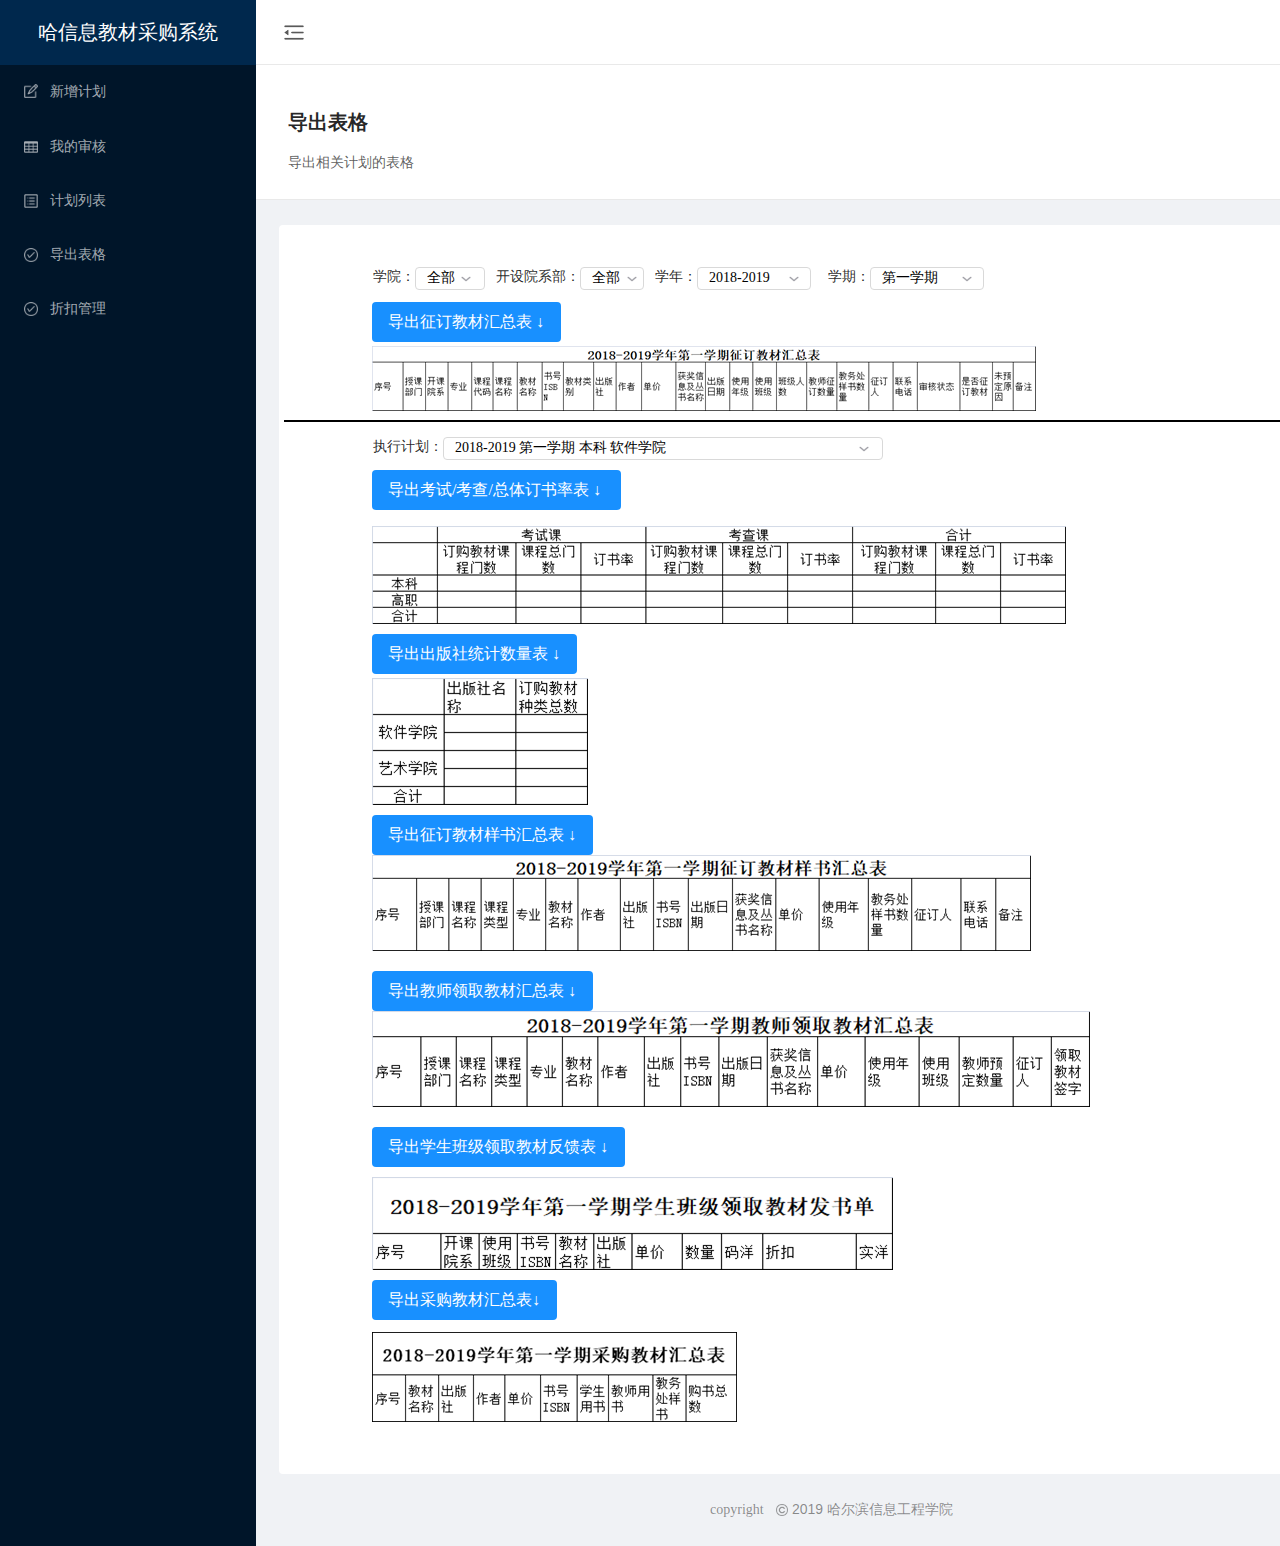
<file: docs/导出表格.html>
﻿<!DOCTYPE html>
<html>
  <head>
    <title>导出表格</title>
    <meta http-equiv="X-UA-Compatible" content="IE=edge"/>
    <meta http-equiv="content-type" content="text/html; charset=utf-8"/>
    <meta name="apple-mobile-web-app-capable" content="yes"/>
    <link href="resources/css/jquery-ui-themes.css" type="text/css" rel="stylesheet"/>
    <link href="resources/css/axure_rp_page.css" type="text/css" rel="stylesheet"/>
    <link href="data/styles.css" type="text/css" rel="stylesheet"/>
    <link href="files/导出表格/styles.css" type="text/css" rel="stylesheet"/>
    <script src="resources/scripts/jquery-1.7.1.min.js"></script>
    <script src="resources/scripts/jquery-ui-1.8.10.custom.min.js"></script>
    <script src="resources/scripts/axure/axQuery.js"></script>
    <script src="resources/scripts/axure/globals.js"></script>
    <script src="resources/scripts/axutils.js"></script>
    <script src="resources/scripts/axure/annotation.js"></script>
    <script src="resources/scripts/axure/axQuery.std.js"></script>
    <script src="resources/scripts/axure/doc.js"></script>
    <script src="data/document.js"></script>
    <script src="resources/scripts/messagecenter.js"></script>
    <script src="resources/scripts/axure/events.js"></script>
    <script src="resources/scripts/axure/recording.js"></script>
    <script src="resources/scripts/axure/action.js"></script>
    <script src="resources/scripts/axure/expr.js"></script>
    <script src="resources/scripts/axure/geometry.js"></script>
    <script src="resources/scripts/axure/flyout.js"></script>
    <script src="resources/scripts/axure/ie.js"></script>
    <script src="resources/scripts/axure/model.js"></script>
    <script src="resources/scripts/axure/repeater.js"></script>
    <script src="resources/scripts/axure/sto.js"></script>
    <script src="resources/scripts/axure/utils.temp.js"></script>
    <script src="resources/scripts/axure/variables.js"></script>
    <script src="resources/scripts/axure/drag.js"></script>
    <script src="resources/scripts/axure/move.js"></script>
    <script src="resources/scripts/axure/visibility.js"></script>
    <script src="resources/scripts/axure/style.js"></script>
    <script src="resources/scripts/axure/adaptive.js"></script>
    <script src="resources/scripts/axure/tree.js"></script>
    <script src="resources/scripts/axure/init.temp.js"></script>
    <script src="files/导出表格/data.js"></script>
    <script src="resources/scripts/axure/legacy.js"></script>
    <script src="resources/scripts/axure/viewer.js"></script>
    <script src="resources/scripts/axure/math.js"></script>
    <script type="text/javascript">
      $axure.utils.getTransparentGifPath = function() { return 'resources/images/transparent.gif'; };
      $axure.utils.getOtherPath = function() { return 'resources/Other.html'; };
      $axure.utils.getReloadPath = function() { return 'resources/reload.html'; };
    </script>
  </head>
  <body>
    <div id="base" class="">

      <!-- Unnamed (组合) -->
      <div id="u558" class="ax_default">

        <!-- Unnamed (矩形) -->
        <div id="u559" class="ax_default shape">
          <div id="u559_div" class=""></div>
          <!-- Unnamed () -->
          <div id="u560" class="text" style="visibility: visible;">
            <p><span>`</span></p>
          </div>
        </div>

        <!-- Unnamed (矩形) -->
        <div id="u561" class="ax_default box_1">
          <div id="u561_div" class=""></div>
          <!-- Unnamed () -->
          <div id="u562" class="text" style="display: none; visibility: hidden">
            <p><span></span></p>
          </div>
        </div>
      </div>

      <!-- 导航和菜单 (组合) -->
      <div id="u563" class="ax_default" data-label="导航和菜单">

        <!-- 导航 (组合) -->
        <div id="u564" class="ax_default" data-label="导航">

          <!-- Unnamed (矩形) -->
          <div id="u565" class="ax_default box_1">
            <div id="u565_div" class=""></div>
            <!-- Unnamed () -->
            <div id="u566" class="text" style="visibility: visible;">
              <p><span>哈信息教材采购系统</span></p>
            </div>
          </div>

          <!-- Unnamed (组合) -->
          <div id="u567" class="ax_default">

            <!-- 新增计划 (组合) -->
            <div id="u568" class="ax_default" data-label="新增计划">

              <!-- Unnamed (矩形) -->
              <div id="u569" class="ax_default box_2">
                <div id="u569_div" class=""></div>
                <!-- Unnamed () -->
                <div id="u570" class="text" style="visibility: visible;">
                  <p><span>新增计划</span></p>
                </div>
              </div>

              <!-- Unnamed (图片) -->
              <div id="u571" class="ax_default image">
                <img id="u571_img" class="img " src="images/新增计划/u138.png"/>
                <!-- Unnamed () -->
                <div id="u572" class="text" style="display: none; visibility: hidden">
                  <p><span></span></p>
                </div>
              </div>
            </div>

            <!-- 我的审核 (组合) -->
            <div id="u573" class="ax_default" data-label="我的审核">

              <!-- Unnamed (矩形) -->
              <div id="u574" class="ax_default box_2">
                <div id="u574_div" class=""></div>
                <!-- Unnamed () -->
                <div id="u575" class="text" style="visibility: visible;">
                  <p><span>我的审核</span></p>
                </div>
              </div>

              <!-- Unnamed (图片) -->
              <div id="u576" class="ax_default image">
                <img id="u576_img" class="img " src="images/新增计划/u143.png"/>
                <!-- Unnamed () -->
                <div id="u577" class="text" style="display: none; visibility: hidden">
                  <p><span></span></p>
                </div>
              </div>
            </div>

            <!-- 计划列表 (组合) -->
            <div id="u578" class="ax_default" data-label="计划列表">

              <!-- Unnamed (矩形) -->
              <div id="u579" class="ax_default box_2">
                <div id="u579_div" class=""></div>
                <!-- Unnamed () -->
                <div id="u580" class="text" style="visibility: visible;">
                  <p><span>计划列表</span></p>
                </div>
              </div>

              <!-- Unnamed (图片) -->
              <div id="u581" class="ax_default image">
                <img id="u581_img" class="img " src="images/新增计划/u148.png"/>
                <!-- Unnamed () -->
                <div id="u582" class="text" style="display: none; visibility: hidden">
                  <p><span></span></p>
                </div>
              </div>
            </div>

            <!-- 导出表格 (组合) -->
            <div id="u583" class="ax_default" data-label="导出表格">

              <!-- Unnamed (矩形) -->
              <div id="u584" class="ax_default box_2">
                <div id="u584_div" class=""></div>
                <!-- Unnamed () -->
                <div id="u585" class="text" style="visibility: visible;">
                  <p><span>导出表格</span></p>
                </div>
              </div>

              <!-- Unnamed (图片) -->
              <div id="u586" class="ax_default image">
                <img id="u586_img" class="img " src="images/新增计划/u153.png"/>
                <!-- Unnamed () -->
                <div id="u587" class="text" style="display: none; visibility: hidden">
                  <p><span></span></p>
                </div>
              </div>
            </div>

            <!-- 折扣管理 (组合) -->
            <div id="u588" class="ax_default" data-label="折扣管理">

              <!-- Unnamed (矩形) -->
              <div id="u589" class="ax_default box_2">
                <div id="u589_div" class=""></div>
                <!-- Unnamed () -->
                <div id="u590" class="text" style="visibility: visible;">
                  <p><span>折扣管理</span></p>
                </div>
              </div>

              <!-- Unnamed (图片) -->
              <div id="u591" class="ax_default image">
                <img id="u591_img" class="img " src="images/新增计划/u153.png"/>
                <!-- Unnamed () -->
                <div id="u592" class="text" style="display: none; visibility: hidden">
                  <p><span></span></p>
                </div>
              </div>
            </div>
          </div>
        </div>

        <!-- 菜单 (组合) -->
        <div id="u593" class="ax_default" data-label="菜单">

          <!-- Unnamed (矩形) -->
          <div id="u594" class="ax_default box_2">
            <div id="u594_div" class=""></div>
            <!-- Unnamed () -->
            <div id="u595" class="text" style="display: none; visibility: hidden">
              <p><span></span></p>
            </div>
          </div>

          <!-- Unnamed (图片) -->
          <div id="u596" class="ax_default image">
            <img id="u596_img" class="img " src="images/新增计划/u163.png"/>
            <!-- Unnamed () -->
            <div id="u597" class="text" style="display: none; visibility: hidden">
              <p><span></span></p>
            </div>
          </div>

          <!-- Unnamed (组合) -->
          <div id="u598" class="ax_default">

            <!-- Unnamed (矩形) -->
            <div id="u599" class="ax_default label">
              <div id="u599_div" class=""></div>
              <!-- Unnamed () -->
              <div id="u600" class="text" style="visibility: visible;">
                <p><span>教务处：舒露</span></p>
              </div>
            </div>
          </div>
        </div>
      </div>

      <!-- 内容 (组合) -->
      <div id="u601" class="ax_default" data-label="内容">

        <!-- 白板 (矩形) -->
        <div id="u602" class="ax_default shape" data-label="白板">
          <div id="u602_div" class=""></div>
          <!-- Unnamed () -->
          <div id="u603" class="text" style="display: none; visibility: hidden">
            <p><span></span></p>
          </div>
        </div>

        <!-- 版心 (组合) -->
        <div id="u604" class="ax_default" data-label="版心">

          <!-- 执行计划下拉列表 (组合) -->
          <div id="u605" class="ax_default" data-label="执行计划下拉列表">

            <!-- Unnamed (矩形) -->
            <div id="u606" class="ax_default shape">
              <div id="u606_div" class=""></div>
              <!-- Unnamed () -->
              <div id="u607" class="text" style="visibility: visible;">
                <p><span>2018-2019 第一学期 本科 软件学院</span></p>
              </div>
            </div>

            <!-- Unnamed (矩形) -->
            <div id="u608" class="ax_default heading_1">
              <div id="u608_div" class=""></div>
              <!-- Unnamed () -->
              <div id="u609" class="text" style="visibility: visible;">
                <p><span>执行计划：</span></p>
              </div>
            </div>

            <!-- Unnamed (矩形) -->
            <div id="u610" class="ax_default paragraph">
              <div id="u610_div" class=""></div>
              <!-- Unnamed () -->
              <div id="u611" class="text" style="visibility: visible;">
                <p><span>&nbsp;</span></p>
              </div>
            </div>

            <!-- Unnamed (组合) -->
            <div id="u612" class="ax_default">

              <!-- Unnamed (图片) -->
              <div id="u613" class="ax_default image">
                <img id="u613_img" class="img " src="images/新增计划/u210.png"/>
                <!-- Unnamed () -->
                <div id="u614" class="text" style="display: none; visibility: hidden">
                  <p><span></span></p>
                </div>
              </div>

              <!-- Unnamed (矩形) -->
              <div id="u615" class="ax_default box_2">
                <div id="u615_div" class=""></div>
                <!-- Unnamed () -->
                <div id="u616" class="text" style="visibility: visible;">
                  <p><span>8</span></p>
                </div>
              </div>
            </div>
          </div>
        </div>

        <!-- Unnamed (矩形) -->
        <div id="u617" class="ax_default shape">
          <div id="u617_div" class=""></div>
          <!-- Unnamed () -->
          <div id="u618" class="text" style="visibility: visible;">
            <p><span>导出考试/考查/总体订书率表 ↓</span></p>
          </div>
        </div>

        <!-- Unnamed (矩形) -->
        <div id="u619" class="ax_default shape">
          <div id="u619_div" class=""></div>
          <!-- Unnamed () -->
          <div id="u620" class="text" style="visibility: visible;">
            <p><span>导出出版社统计数量表 ↓</span></p>
          </div>
        </div>

        <!-- Unnamed (矩形) -->
        <div id="u621" class="ax_default shape">
          <div id="u621_div" class=""></div>
          <!-- Unnamed () -->
          <div id="u622" class="text" style="visibility: visible;">
            <p><span>导出征订教材汇总表 ↓</span></p>
          </div>
        </div>

        <!-- Unnamed (矩形) -->
        <div id="u623" class="ax_default shape">
          <div id="u623_div" class=""></div>
          <!-- Unnamed () -->
          <div id="u624" class="text" style="visibility: visible;">
            <p><span>导出征订教材样书汇总表 ↓</span></p>
          </div>
        </div>

        <!-- Unnamed (矩形) -->
        <div id="u625" class="ax_default shape">
          <div id="u625_div" class=""></div>
          <!-- Unnamed () -->
          <div id="u626" class="text" style="visibility: visible;">
            <p><span>导出教师领取教材汇总表 ↓</span></p>
          </div>
        </div>

        <!-- Unnamed (矩形) -->
        <div id="u627" class="ax_default shape">
          <div id="u627_div" class=""></div>
          <!-- Unnamed () -->
          <div id="u628" class="text" style="visibility: visible;">
            <p><span>导出学生班级领取教材反馈表 ↓</span></p>
          </div>
        </div>

        <!-- 版心 (组合) -->
        <div id="u629" class="ax_default" data-label="版心">

          <!-- 执行计划下拉列表 (组合) -->
          <div id="u630" class="ax_default" data-label="执行计划下拉列表">

            <!-- Unnamed (矩形) -->
            <div id="u631" class="ax_default shape">
              <div id="u631_div" class=""></div>
              <!-- Unnamed () -->
              <div id="u632" class="text" style="visibility: visible;">
                <p><span>全部</span></p>
              </div>
            </div>

            <!-- Unnamed (矩形) -->
            <div id="u633" class="ax_default heading_1">
              <div id="u633_div" class=""></div>
              <!-- Unnamed () -->
              <div id="u634" class="text" style="visibility: visible;">
                <p><span>学院：</span></p>
              </div>
            </div>

            <!-- Unnamed (矩形) -->
            <div id="u635" class="ax_default paragraph">
              <div id="u635_div" class=""></div>
              <!-- Unnamed () -->
              <div id="u636" class="text" style="visibility: visible;">
                <p><span>&nbsp;</span></p>
              </div>
            </div>

            <!-- Unnamed (组合) -->
            <div id="u637" class="ax_default">

              <!-- Unnamed (图片) -->
              <div id="u638" class="ax_default image">
                <img id="u638_img" class="img " src="images/新增计划/u210.png"/>
                <!-- Unnamed () -->
                <div id="u639" class="text" style="display: none; visibility: hidden">
                  <p><span></span></p>
                </div>
              </div>

              <!-- Unnamed (矩形) -->
              <div id="u640" class="ax_default box_2">
                <div id="u640_div" class=""></div>
                <!-- Unnamed () -->
                <div id="u641" class="text" style="visibility: visible;">
                  <p><span>8</span></p>
                </div>
              </div>
            </div>
          </div>

          <!-- 执行计划下拉列表 (组合) -->
          <div id="u642" class="ax_default" data-label="执行计划下拉列表">

            <!-- Unnamed (矩形) -->
            <div id="u643" class="ax_default shape">
              <div id="u643_div" class=""></div>
              <!-- Unnamed () -->
              <div id="u644" class="text" style="visibility: visible;">
                <p><span>2018-2019</span></p>
              </div>
            </div>

            <!-- Unnamed (矩形) -->
            <div id="u645" class="ax_default heading_1">
              <div id="u645_div" class=""></div>
              <!-- Unnamed () -->
              <div id="u646" class="text" style="visibility: visible;">
                <p><span>学年：</span></p>
              </div>
            </div>

            <!-- Unnamed (矩形) -->
            <div id="u647" class="ax_default paragraph">
              <div id="u647_div" class=""></div>
              <!-- Unnamed () -->
              <div id="u648" class="text" style="visibility: visible;">
                <p><span>&nbsp;</span></p>
              </div>
            </div>

            <!-- Unnamed (组合) -->
            <div id="u649" class="ax_default">

              <!-- Unnamed (图片) -->
              <div id="u650" class="ax_default image">
                <img id="u650_img" class="img " src="images/新增计划/u210.png"/>
                <!-- Unnamed () -->
                <div id="u651" class="text" style="display: none; visibility: hidden">
                  <p><span></span></p>
                </div>
              </div>

              <!-- Unnamed (矩形) -->
              <div id="u652" class="ax_default box_2">
                <div id="u652_div" class=""></div>
                <!-- Unnamed () -->
                <div id="u653" class="text" style="visibility: visible;">
                  <p><span>8</span></p>
                </div>
              </div>
            </div>
          </div>

          <!-- 执行计划下拉列表 (组合) -->
          <div id="u654" class="ax_default" data-label="执行计划下拉列表">

            <!-- Unnamed (矩形) -->
            <div id="u655" class="ax_default shape">
              <div id="u655_div" class=""></div>
              <!-- Unnamed () -->
              <div id="u656" class="text" style="visibility: visible;">
                <p><span>第一学期</span></p>
              </div>
            </div>

            <!-- Unnamed (矩形) -->
            <div id="u657" class="ax_default heading_1">
              <div id="u657_div" class=""></div>
              <!-- Unnamed () -->
              <div id="u658" class="text" style="visibility: visible;">
                <p><span>学期：</span></p>
              </div>
            </div>

            <!-- Unnamed (矩形) -->
            <div id="u659" class="ax_default paragraph">
              <div id="u659_div" class=""></div>
              <!-- Unnamed () -->
              <div id="u660" class="text" style="visibility: visible;">
                <p><span>&nbsp;</span></p>
              </div>
            </div>

            <!-- Unnamed (组合) -->
            <div id="u661" class="ax_default">

              <!-- Unnamed (图片) -->
              <div id="u662" class="ax_default image">
                <img id="u662_img" class="img " src="images/新增计划/u210.png"/>
                <!-- Unnamed () -->
                <div id="u663" class="text" style="display: none; visibility: hidden">
                  <p><span></span></p>
                </div>
              </div>

              <!-- Unnamed (矩形) -->
              <div id="u664" class="ax_default box_2">
                <div id="u664_div" class=""></div>
                <!-- Unnamed () -->
                <div id="u665" class="text" style="visibility: visible;">
                  <p><span>8</span></p>
                </div>
              </div>
            </div>
          </div>
        </div>

        <!-- 版心 (组合) -->
        <div id="u666" class="ax_default" data-label="版心">

          <!-- 执行计划下拉列表 (组合) -->
          <div id="u667" class="ax_default" data-label="执行计划下拉列表">

            <!-- Unnamed (矩形) -->
            <div id="u668" class="ax_default shape">
              <div id="u668_div" class=""></div>
              <!-- Unnamed () -->
              <div id="u669" class="text" style="visibility: visible;">
                <p><span>全部</span></p>
              </div>
            </div>

            <!-- Unnamed (矩形) -->
            <div id="u670" class="ax_default heading_1">
              <div id="u670_div" class=""></div>
              <!-- Unnamed () -->
              <div id="u671" class="text" style="visibility: visible;">
                <p><span>开设院系部：</span></p>
              </div>
            </div>

            <!-- Unnamed (矩形) -->
            <div id="u672" class="ax_default paragraph">
              <div id="u672_div" class=""></div>
              <!-- Unnamed () -->
              <div id="u673" class="text" style="visibility: visible;">
                <p><span>&nbsp;</span></p>
              </div>
            </div>

            <!-- Unnamed (组合) -->
            <div id="u674" class="ax_default">

              <!-- Unnamed (图片) -->
              <div id="u675" class="ax_default image">
                <img id="u675_img" class="img " src="images/新增计划/u210.png"/>
                <!-- Unnamed () -->
                <div id="u676" class="text" style="display: none; visibility: hidden">
                  <p><span></span></p>
                </div>
              </div>

              <!-- Unnamed (矩形) -->
              <div id="u677" class="ax_default box_2">
                <div id="u677_div" class=""></div>
                <!-- Unnamed () -->
                <div id="u678" class="text" style="visibility: visible;">
                  <p><span>8</span></p>
                </div>
              </div>
            </div>
          </div>
        </div>

        <!-- Unnamed (水平线) -->
        <div id="u679" class="ax_default line">
          <img id="u679_img" class="img " src="images/导出表格/u679.png"/>
          <!-- Unnamed () -->
          <div id="u680" class="text" style="display: none; visibility: hidden">
            <p><span></span></p>
          </div>
        </div>

        <!-- Unnamed (图片) -->
        <div id="u681" class="ax_default _图片">
          <img id="u681_img" class="img " src="images/导出表格/u681.png"/>
          <!-- Unnamed () -->
          <div id="u682" class="text" style="display: none; visibility: hidden">
            <p><span></span></p>
          </div>
        </div>

        <!-- Unnamed (图片) -->
        <div id="u683" class="ax_default _图片">
          <img id="u683_img" class="img " src="images/导出表格/u683.png"/>
          <!-- Unnamed () -->
          <div id="u684" class="text" style="display: none; visibility: hidden">
            <p><span></span></p>
          </div>
        </div>

        <!-- Unnamed (图片) -->
        <div id="u685" class="ax_default _图片">
          <img id="u685_img" class="img " src="images/导出表格/u685.png"/>
          <!-- Unnamed () -->
          <div id="u686" class="text" style="display: none; visibility: hidden">
            <p><span></span></p>
          </div>
        </div>

        <!-- Unnamed (图片) -->
        <div id="u687" class="ax_default _图片">
          <img id="u687_img" class="img " src="images/导出表格/u687.png"/>
          <!-- Unnamed () -->
          <div id="u688" class="text" style="display: none; visibility: hidden">
            <p><span></span></p>
          </div>
        </div>

        <!-- Unnamed (图片) -->
        <div id="u689" class="ax_default _图片">
          <img id="u689_img" class="img " src="images/导出表格/u689.png"/>
          <!-- Unnamed () -->
          <div id="u690" class="text" style="display: none; visibility: hidden">
            <p><span></span></p>
          </div>
        </div>

        <!-- Unnamed (图片) -->
        <div id="u691" class="ax_default _图片">
          <img id="u691_img" class="img " src="images/导出表格/u691.png"/>
          <!-- Unnamed () -->
          <div id="u692" class="text" style="display: none; visibility: hidden">
            <p><span></span></p>
          </div>
        </div>

        <!-- Unnamed (矩形) -->
        <div id="u693" class="ax_default shape">
          <div id="u693_div" class=""></div>
          <!-- Unnamed () -->
          <div id="u694" class="text" style="visibility: visible;">
            <p><span>导出采购教材汇总表↓</span></p>
          </div>
        </div>

        <!-- Unnamed (图片) -->
        <div id="u695" class="ax_default _图片">
          <img id="u695_img" class="img " src="images/导出表格/u695.png"/>
          <!-- Unnamed () -->
          <div id="u696" class="text" style="display: none; visibility: hidden">
            <p><span></span></p>
          </div>
        </div>
      </div>

      <!-- 尾部声明 (组合) -->
      <div id="u697" class="ax_default" data-label="尾部声明">

        <!-- Unnamed (组合) -->
        <div id="u698" class="ax_default">

          <!-- Unnamed (组合) -->
          <div id="u699" class="ax_default">

            <!-- Unnamed (组合) -->
            <div id="u700" class="ax_default">

              <!-- Unnamed (矩形) -->
              <div id="u701" class="ax_default heading_1">
                <div id="u701_div" class=""></div>
                <!-- Unnamed () -->
                <div id="u702" class="text" style="visibility: visible;">
                  <p><span style="font-family:'Arial Normal', 'Arial';">2019</span><span style="font-family:'Microsoft YaHei Regular', 'Microsoft YaHei';"> 哈尔滨信息工程学院</span></p>
                </div>
              </div>
            </div>

            <!-- Unnamed (图片) -->
            <div id="u703" class="ax_default image">
              <img id="u703_img" class="img " src="images/新增计划/u246.png"/>
              <!-- Unnamed () -->
              <div id="u704" class="text" style="display: none; visibility: hidden">
                <p><span></span></p>
              </div>
            </div>

            <!-- Unnamed (组合) -->
            <div id="u705" class="ax_default">

              <!-- Unnamed (矩形) -->
              <div id="u706" class="ax_default heading_1">
                <div id="u706_div" class=""></div>
                <!-- Unnamed () -->
                <div id="u707" class="text" style="visibility: visible;">
                  <p><span>copyright</span></p>
                </div>
              </div>
            </div>
          </div>

          <!-- Unnamed (矩形) -->
          <div id="u708" class="ax_default box_2">
            <div id="u708_div" class=""></div>
            <!-- Unnamed () -->
            <div id="u709" class="text" style="visibility: visible;">
              <p><span>48</span></p>
            </div>
          </div>

          <!-- Unnamed (矩形) -->
          <div id="u710" class="ax_default box_2">
            <div id="u710_div" class=""></div>
            <!-- Unnamed () -->
            <div id="u711" class="text" style="visibility: visible;">
              <p><span>16</span></p>
            </div>
          </div>
        </div>
      </div>

      <!-- Unnamed (组合) -->
      <div id="u712" class="ax_default">

        <!-- Unnamed (矩形) -->
        <div id="u713" class="ax_default box_2">
          <div id="u713_div" class=""></div>
          <!-- Unnamed () -->
          <div id="u714" class="text" style="display: none; visibility: hidden">
            <p><span></span></p>
          </div>
        </div>

        <!-- Unnamed (矩形) -->
        <div id="u715" class="ax_default label">
          <div id="u715_div" class=""></div>
          <!-- Unnamed () -->
          <div id="u716" class="text" style="visibility: visible;">
            <p><span>导出表格</span></p>
          </div>
        </div>

        <!-- Unnamed (矩形) -->
        <div id="u717" class="ax_default label">
          <div id="u717_div" class=""></div>
          <!-- Unnamed () -->
          <div id="u718" class="text" style="visibility: visible;">
            <p><span>导出相关计划的表格</span></p>
          </div>
        </div>
      </div>
    </div>
  </body>
</html>
</file>
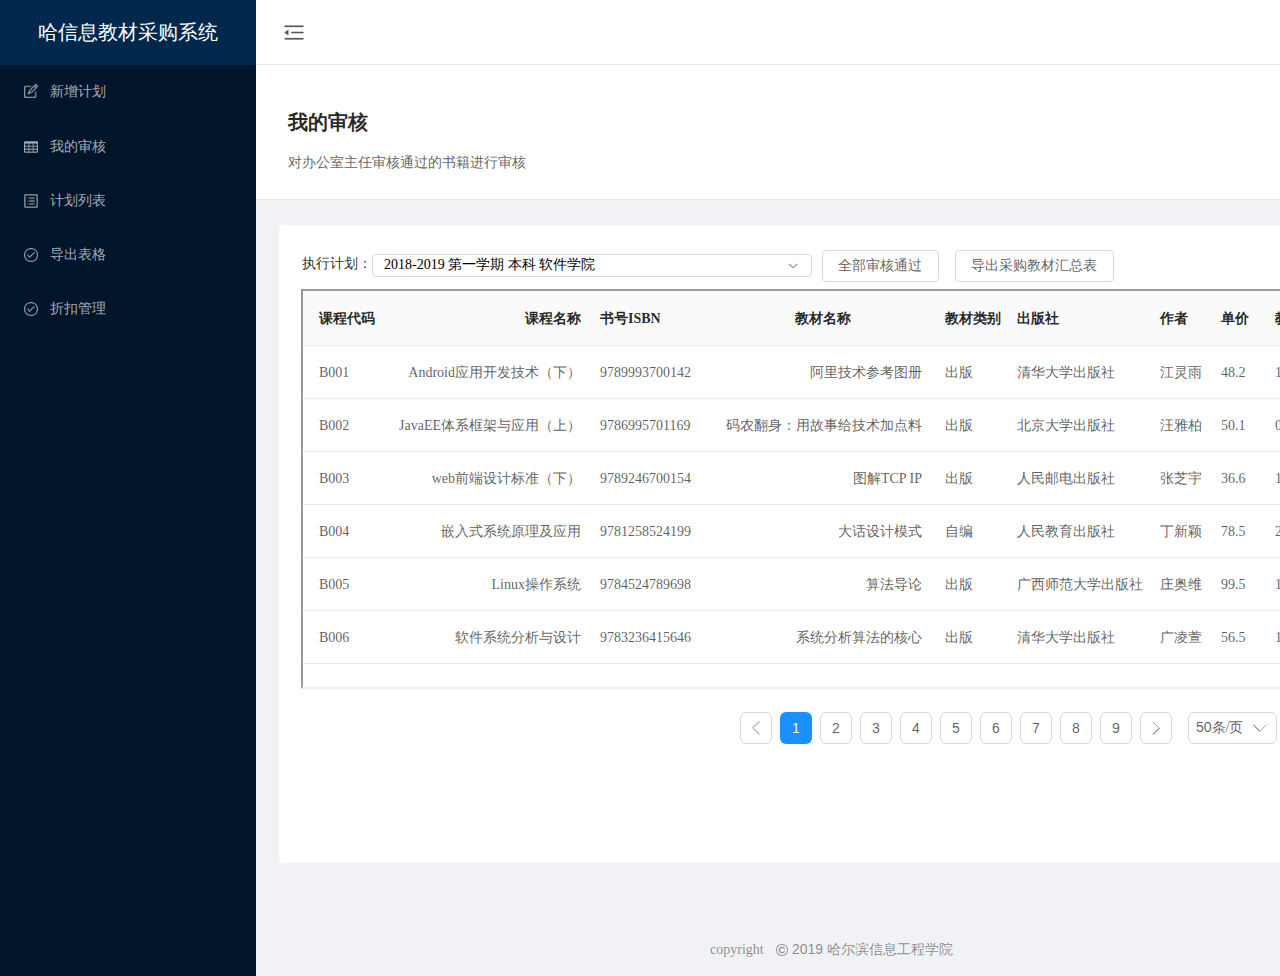
<file: docs/我的审核.html>
﻿<!DOCTYPE html>
<html>
  <head>
    <title>我的审核</title>
    <meta http-equiv="X-UA-Compatible" content="IE=edge"/>
    <meta http-equiv="content-type" content="text/html; charset=utf-8"/>
    <meta name="apple-mobile-web-app-capable" content="yes"/>
    <link href="resources/css/jquery-ui-themes.css" type="text/css" rel="stylesheet"/>
    <link href="resources/css/axure_rp_page.css" type="text/css" rel="stylesheet"/>
    <link href="data/styles.css" type="text/css" rel="stylesheet"/>
    <link href="files/我的审核/styles.css" type="text/css" rel="stylesheet"/>
    <script src="resources/scripts/jquery-1.7.1.min.js"></script>
    <script src="resources/scripts/jquery-ui-1.8.10.custom.min.js"></script>
    <script src="resources/scripts/axure/axQuery.js"></script>
    <script src="resources/scripts/axure/globals.js"></script>
    <script src="resources/scripts/axutils.js"></script>
    <script src="resources/scripts/axure/annotation.js"></script>
    <script src="resources/scripts/axure/axQuery.std.js"></script>
    <script src="resources/scripts/axure/doc.js"></script>
    <script src="data/document.js"></script>
    <script src="resources/scripts/messagecenter.js"></script>
    <script src="resources/scripts/axure/events.js"></script>
    <script src="resources/scripts/axure/recording.js"></script>
    <script src="resources/scripts/axure/action.js"></script>
    <script src="resources/scripts/axure/expr.js"></script>
    <script src="resources/scripts/axure/geometry.js"></script>
    <script src="resources/scripts/axure/flyout.js"></script>
    <script src="resources/scripts/axure/ie.js"></script>
    <script src="resources/scripts/axure/model.js"></script>
    <script src="resources/scripts/axure/repeater.js"></script>
    <script src="resources/scripts/axure/sto.js"></script>
    <script src="resources/scripts/axure/utils.temp.js"></script>
    <script src="resources/scripts/axure/variables.js"></script>
    <script src="resources/scripts/axure/drag.js"></script>
    <script src="resources/scripts/axure/move.js"></script>
    <script src="resources/scripts/axure/visibility.js"></script>
    <script src="resources/scripts/axure/style.js"></script>
    <script src="resources/scripts/axure/adaptive.js"></script>
    <script src="resources/scripts/axure/tree.js"></script>
    <script src="resources/scripts/axure/init.temp.js"></script>
    <script src="files/我的审核/data.js"></script>
    <script src="resources/scripts/axure/legacy.js"></script>
    <script src="resources/scripts/axure/viewer.js"></script>
    <script src="resources/scripts/axure/math.js"></script>
    <script type="text/javascript">
      $axure.utils.getTransparentGifPath = function() { return 'resources/images/transparent.gif'; };
      $axure.utils.getOtherPath = function() { return 'resources/Other.html'; };
      $axure.utils.getReloadPath = function() { return 'resources/reload.html'; };
    </script>
  </head>
  <body>
    <div id="base" class="">

      <!-- Unnamed (组合) -->
      <div id="u262" class="ax_default">

        <!-- Unnamed (矩形) -->
        <div id="u263" class="ax_default shape">
          <div id="u263_div" class=""></div>
          <!-- Unnamed () -->
          <div id="u264" class="text" style="visibility: visible;">
            <p><span>`</span></p>
          </div>
        </div>

        <!-- Unnamed (矩形) -->
        <div id="u265" class="ax_default box_1">
          <div id="u265_div" class=""></div>
          <!-- Unnamed () -->
          <div id="u266" class="text" style="display: none; visibility: hidden">
            <p><span></span></p>
          </div>
        </div>
      </div>

      <!-- 导航和菜单 (组合) -->
      <div id="u267" class="ax_default" data-label="导航和菜单">

        <!-- 导航 (组合) -->
        <div id="u268" class="ax_default" data-label="导航">

          <!-- Unnamed (矩形) -->
          <div id="u269" class="ax_default box_1">
            <div id="u269_div" class=""></div>
            <!-- Unnamed () -->
            <div id="u270" class="text" style="visibility: visible;">
              <p><span>哈信息教材采购系统</span></p>
            </div>
          </div>

          <!-- Unnamed (组合) -->
          <div id="u271" class="ax_default">

            <!-- 新增计划 (组合) -->
            <div id="u272" class="ax_default" data-label="新增计划">

              <!-- Unnamed (图片) -->
              <div id="u273" class="ax_default image">
                <img id="u273_img" class="img " src="images/新增计划/u138.png"/>
                <!-- Unnamed () -->
                <div id="u274" class="text" style="display: none; visibility: hidden">
                  <p><span></span></p>
                </div>
              </div>

              <!-- Unnamed (矩形) -->
              <div id="u275" class="ax_default box_2">
                <div id="u275_div" class=""></div>
                <!-- Unnamed () -->
                <div id="u276" class="text" style="visibility: visible;">
                  <p><span>新增计划</span></p>
                </div>
              </div>
            </div>

            <!-- 我的审核 (组合) -->
            <div id="u277" class="ax_default" data-label="我的审核">

              <!-- Unnamed (矩形) -->
              <div id="u278" class="ax_default box_2">
                <div id="u278_div" class=""></div>
                <!-- Unnamed () -->
                <div id="u279" class="text" style="visibility: visible;">
                  <p><span>我的审核</span></p>
                </div>
              </div>

              <!-- Unnamed (图片) -->
              <div id="u280" class="ax_default image">
                <img id="u280_img" class="img " src="images/新增计划/u143.png"/>
                <!-- Unnamed () -->
                <div id="u281" class="text" style="display: none; visibility: hidden">
                  <p><span></span></p>
                </div>
              </div>
            </div>

            <!-- 计划列表 (组合) -->
            <div id="u282" class="ax_default" data-label="计划列表">

              <!-- Unnamed (矩形) -->
              <div id="u283" class="ax_default box_2">
                <div id="u283_div" class=""></div>
                <!-- Unnamed () -->
                <div id="u284" class="text" style="visibility: visible;">
                  <p><span>计划列表</span></p>
                </div>
              </div>

              <!-- Unnamed (图片) -->
              <div id="u285" class="ax_default image">
                <img id="u285_img" class="img " src="images/新增计划/u148.png"/>
                <!-- Unnamed () -->
                <div id="u286" class="text" style="display: none; visibility: hidden">
                  <p><span></span></p>
                </div>
              </div>
            </div>

            <!-- 导出表格 (组合) -->
            <div id="u287" class="ax_default" data-label="导出表格">

              <!-- Unnamed (图片) -->
              <div id="u288" class="ax_default image">
                <img id="u288_img" class="img " src="images/新增计划/u153.png"/>
                <!-- Unnamed () -->
                <div id="u289" class="text" style="display: none; visibility: hidden">
                  <p><span></span></p>
                </div>
              </div>

              <!-- Unnamed (矩形) -->
              <div id="u290" class="ax_default box_2">
                <div id="u290_div" class=""></div>
                <!-- Unnamed () -->
                <div id="u291" class="text" style="visibility: visible;">
                  <p><span>导出表格</span></p>
                </div>
              </div>
            </div>

            <!-- 折扣管理 (组合) -->
            <div id="u292" class="ax_default" data-label="折扣管理">

              <!-- Unnamed (矩形) -->
              <div id="u293" class="ax_default box_2">
                <div id="u293_div" class=""></div>
                <!-- Unnamed () -->
                <div id="u294" class="text" style="visibility: visible;">
                  <p><span>折扣管理</span></p>
                </div>
              </div>

              <!-- Unnamed (图片) -->
              <div id="u295" class="ax_default image">
                <img id="u295_img" class="img " src="images/新增计划/u153.png"/>
                <!-- Unnamed () -->
                <div id="u296" class="text" style="display: none; visibility: hidden">
                  <p><span></span></p>
                </div>
              </div>
            </div>
          </div>
        </div>

        <!-- 菜单 (组合) -->
        <div id="u297" class="ax_default" data-label="菜单">

          <!-- Unnamed (矩形) -->
          <div id="u298" class="ax_default box_2">
            <div id="u298_div" class=""></div>
            <!-- Unnamed () -->
            <div id="u299" class="text" style="display: none; visibility: hidden">
              <p><span></span></p>
            </div>
          </div>

          <!-- Unnamed (图片) -->
          <div id="u300" class="ax_default image">
            <img id="u300_img" class="img " src="images/新增计划/u163.png"/>
            <!-- Unnamed () -->
            <div id="u301" class="text" style="display: none; visibility: hidden">
              <p><span></span></p>
            </div>
          </div>

          <!-- Unnamed (组合) -->
          <div id="u302" class="ax_default">

            <!-- Unnamed (矩形) -->
            <div id="u303" class="ax_default label">
              <div id="u303_div" class=""></div>
              <!-- Unnamed () -->
              <div id="u304" class="text" style="visibility: visible;">
                <p><span>教务处：舒露</span></p>
              </div>
            </div>
          </div>
        </div>
      </div>

      <!-- 内容 (组合) -->
      <div id="u305" class="ax_default" data-label="内容">

        <!-- 白板 (矩形) -->
        <div id="u306" class="ax_default shape" data-label="白板">
          <div id="u306_div" class=""></div>
          <!-- Unnamed () -->
          <div id="u307" class="text" style="display: none; visibility: hidden">
            <p><span></span></p>
          </div>
        </div>

        <!-- 版心 (组合) -->
        <div id="u308" class="ax_default" data-label="版心">

          <!-- 执行计划下拉列表 (组合) -->
          <div id="u309" class="ax_default" data-label="执行计划下拉列表">

            <!-- Unnamed (矩形) -->
            <div id="u310" class="ax_default shape">
              <div id="u310_div" class=""></div>
              <!-- Unnamed () -->
              <div id="u311" class="text" style="visibility: visible;">
                <p><span>2018-2019 第一学期 本科 软件学院</span></p>
              </div>
            </div>

            <!-- Unnamed (矩形) -->
            <div id="u312" class="ax_default heading_1">
              <div id="u312_div" class=""></div>
              <!-- Unnamed () -->
              <div id="u313" class="text" style="visibility: visible;">
                <p><span>执行计划：</span></p>
              </div>
            </div>

            <!-- Unnamed (矩形) -->
            <div id="u314" class="ax_default paragraph">
              <div id="u314_div" class=""></div>
              <!-- Unnamed () -->
              <div id="u315" class="text" style="visibility: visible;">
                <p><span>&nbsp;</span></p>
              </div>
            </div>

            <!-- Unnamed (组合) -->
            <div id="u316" class="ax_default">

              <!-- Unnamed (图片) -->
              <div id="u317" class="ax_default image">
                <img id="u317_img" class="img " src="images/新增计划/u210.png"/>
                <!-- Unnamed () -->
                <div id="u318" class="text" style="display: none; visibility: hidden">
                  <p><span></span></p>
                </div>
              </div>

              <!-- Unnamed (矩形) -->
              <div id="u319" class="ax_default box_2">
                <div id="u319_div" class=""></div>
                <!-- Unnamed () -->
                <div id="u320" class="text" style="visibility: visible;">
                  <p><span>8</span></p>
                </div>
              </div>
            </div>
          </div>

          <!-- Unnamed (内联框架) -->
          <div id="u321" class="ax_default">
            <iframe id="u321_input" scrolling="auto" frameborder="1"></iframe>
          </div>

          <!-- 分页 (组合) -->
          <div id="u322" class="ax_default" data-label="分页">

            <!-- Unnamed (矩形) -->
            <div id="u323" class="ax_default shape">
              <div id="u323_div" class=""></div>
              <!-- Unnamed () -->
              <div id="u324" class="text" style="visibility: visible;">
                <p><span>1</span></p>
              </div>
            </div>

            <!-- Unnamed (矩形) -->
            <div id="u325" class="ax_default shape">
              <div id="u325_div" class=""></div>
              <!-- Unnamed () -->
              <div id="u326" class="text" style="visibility: visible;">
                <p><span>2</span></p>
              </div>
            </div>

            <!-- Unnamed (矩形) -->
            <div id="u327" class="ax_default shape">
              <div id="u327_div" class=""></div>
              <!-- Unnamed () -->
              <div id="u328" class="text" style="visibility: visible;">
                <p><span>3</span></p>
              </div>
            </div>

            <!-- Unnamed (矩形) -->
            <div id="u329" class="ax_default shape">
              <div id="u329_div" class=""></div>
              <!-- Unnamed () -->
              <div id="u330" class="text" style="visibility: visible;">
                <p><span>4</span></p>
              </div>
            </div>

            <!-- Unnamed (矩形) -->
            <div id="u331" class="ax_default shape">
              <div id="u331_div" class=""></div>
              <!-- Unnamed () -->
              <div id="u332" class="text" style="visibility: visible;">
                <p><span>5</span></p>
              </div>
            </div>

            <!-- Unnamed (矩形) -->
            <div id="u333" class="ax_default shape">
              <div id="u333_div" class=""></div>
              <!-- Unnamed () -->
              <div id="u334" class="text" style="visibility: visible;">
                <p><span>9</span></p>
              </div>
            </div>

            <!-- Unnamed (矩形) -->
            <div id="u335" class="ax_default paragraph">
              <div id="u335_div" class=""></div>
              <!-- Unnamed () -->
              <div id="u336" class="text" style="visibility: visible;">
                <p><span>跳至</span></p>
              </div>
            </div>

            <!-- Unnamed (矩形) -->
            <div id="u337" class="ax_default shape">
              <div id="u337_div" class=""></div>
              <!-- Unnamed () -->
              <div id="u338" class="text" style="visibility: visible;">
                <p><span>5</span></p>
              </div>
            </div>

            <!-- Unnamed (矩形) -->
            <div id="u339" class="ax_default paragraph">
              <div id="u339_div" class=""></div>
              <!-- Unnamed () -->
              <div id="u340" class="text" style="visibility: visible;">
                <p><span>页</span></p>
              </div>
            </div>

            <!-- Unnamed (矩形) -->
            <div id="u341" class="ax_default shape">
              <div id="u341_div" class=""></div>
              <!-- Unnamed () -->
              <div id="u342" class="text" style="visibility: visible;">
                <p><span>8</span></p>
              </div>
            </div>

            <!-- Unnamed (矩形) -->
            <div id="u343" class="ax_default shape">
              <div id="u343_div" class=""></div>
              <!-- Unnamed () -->
              <div id="u344" class="text" style="visibility: visible;">
                <p><span>7</span></p>
              </div>
            </div>

            <!-- Unnamed (矩形) -->
            <div id="u345" class="ax_default shape">
              <div id="u345_div" class=""></div>
              <!-- Unnamed () -->
              <div id="u346" class="text" style="visibility: visible;">
                <p><span>6</span></p>
              </div>
            </div>

            <!-- Unnamed (组合) -->
            <div id="u347" class="ax_default">

              <!-- Unnamed (矩形) -->
              <div id="u348" class="ax_default shape">
                <div id="u348_div" class=""></div>
                <!-- Unnamed () -->
                <div id="u349" class="text" style="visibility: visible;">
                  <p><span style="font-family:'Arial Normal', 'Arial';">50</span><span style="font-family:'Microsoft YaHei Regular', 'Microsoft YaHei';">条/页</span></p>
                </div>
              </div>

              <!-- Unnamed (图片) -->
              <div id="u350" class="ax_default image">
                <img id="u350_img" class="img " src="images/我的审核/u350.png"/>
                <!-- Unnamed () -->
                <div id="u351" class="text" style="display: none; visibility: hidden">
                  <p><span></span></p>
                </div>
              </div>
            </div>

            <!-- Unnamed (组合) -->
            <div id="u352" class="ax_default">

              <!-- Unnamed (矩形) -->
              <div id="u353" class="ax_default shape">
                <div id="u353_div" class=""></div>
                <!-- Unnamed () -->
                <div id="u354" class="text" style="display: none; visibility: hidden">
                  <p><span></span></p>
                </div>
              </div>

              <!-- Unnamed (图片) -->
              <div id="u355" class="ax_default image">
                <img id="u355_img" class="img " src="images/我的审核/u355.png"/>
                <!-- Unnamed () -->
                <div id="u356" class="text" style="display: none; visibility: hidden">
                  <p><span></span></p>
                </div>
              </div>
            </div>

            <!-- Unnamed (组合) -->
            <div id="u357" class="ax_default">

              <!-- Unnamed (矩形) -->
              <div id="u358" class="ax_default shape">
                <div id="u358_div" class=""></div>
                <!-- Unnamed () -->
                <div id="u359" class="text" style="display: none; visibility: hidden">
                  <p><span></span></p>
                </div>
              </div>

              <!-- Unnamed (图片) -->
              <div id="u360" class="ax_default image">
                <img id="u360_img" class="img " src="images/我的审核/u350.png"/>
                <!-- Unnamed () -->
                <div id="u361" class="text" style="display: none; visibility: hidden">
                  <p><span></span></p>
                </div>
              </div>
            </div>
          </div>

          <!-- Unnamed (矩形) -->
          <div id="u362" class="ax_default shape">
            <div id="u362_div" class=""></div>
            <!-- Unnamed () -->
            <div id="u363" class="text" style="visibility: visible;">
              <p><span>导出采购教材汇总表</span></p>
            </div>
          </div>
        </div>

        <!-- Unnamed (矩形) -->
        <div id="u364" class="ax_default shape">
          <div id="u364_div" class=""></div>
          <!-- Unnamed () -->
          <div id="u365" class="text" style="visibility: visible;">
            <p><span>全部审核通过</span></p>
          </div>
        </div>

        <!-- Unnamed (组合) -->
        <div id="u366" class="ax_default">

          <!-- Unnamed (矩形) -->
          <div id="u367" class="ax_default box_2">
            <div id="u367_div" class=""></div>
            <!-- Unnamed () -->
            <div id="u368" class="text" style="display: none; visibility: hidden">
              <p><span></span></p>
            </div>
          </div>

          <!-- Unnamed (矩形) -->
          <div id="u369" class="ax_default label">
            <div id="u369_div" class=""></div>
            <!-- Unnamed () -->
            <div id="u370" class="text" style="visibility: visible;">
              <p><span>我的审核</span></p>
            </div>
          </div>

          <!-- Unnamed (矩形) -->
          <div id="u371" class="ax_default label">
            <div id="u371_div" class=""></div>
            <!-- Unnamed () -->
            <div id="u372" class="text" style="visibility: visible;">
              <p><span>对办公室主任审核通过的书籍进行审核</span></p>
            </div>
          </div>
        </div>
      </div>

      <!-- 尾部声明 (组合) -->
      <div id="u373" class="ax_default" data-label="尾部声明">

        <!-- Unnamed (组合) -->
        <div id="u374" class="ax_default">

          <!-- Unnamed (组合) -->
          <div id="u375" class="ax_default">

            <!-- Unnamed (组合) -->
            <div id="u376" class="ax_default">

              <!-- Unnamed (矩形) -->
              <div id="u377" class="ax_default heading_1">
                <div id="u377_div" class=""></div>
                <!-- Unnamed () -->
                <div id="u378" class="text" style="visibility: visible;">
                  <p><span style="font-family:'Arial Normal', 'Arial';">2019</span><span style="font-family:'Microsoft YaHei Regular', 'Microsoft YaHei';"> 哈尔滨信息工程学院</span></p>
                </div>
              </div>
            </div>

            <!-- Unnamed (图片) -->
            <div id="u379" class="ax_default image">
              <img id="u379_img" class="img " src="images/新增计划/u246.png"/>
              <!-- Unnamed () -->
              <div id="u380" class="text" style="display: none; visibility: hidden">
                <p><span></span></p>
              </div>
            </div>

            <!-- Unnamed (组合) -->
            <div id="u381" class="ax_default">

              <!-- Unnamed (矩形) -->
              <div id="u382" class="ax_default heading_1">
                <div id="u382_div" class=""></div>
                <!-- Unnamed () -->
                <div id="u383" class="text" style="visibility: visible;">
                  <p><span>copyright</span></p>
                </div>
              </div>
            </div>
          </div>

          <!-- Unnamed (矩形) -->
          <div id="u384" class="ax_default box_2">
            <div id="u384_div" class=""></div>
            <!-- Unnamed () -->
            <div id="u385" class="text" style="visibility: visible;">
              <p><span>48</span></p>
            </div>
          </div>

          <!-- Unnamed (矩形) -->
          <div id="u386" class="ax_default box_2">
            <div id="u386_div" class=""></div>
            <!-- Unnamed () -->
            <div id="u387" class="text" style="visibility: visible;">
              <p><span>16</span></p>
            </div>
          </div>
        </div>
      </div>
    </div>
  </body>
</html>
</file>
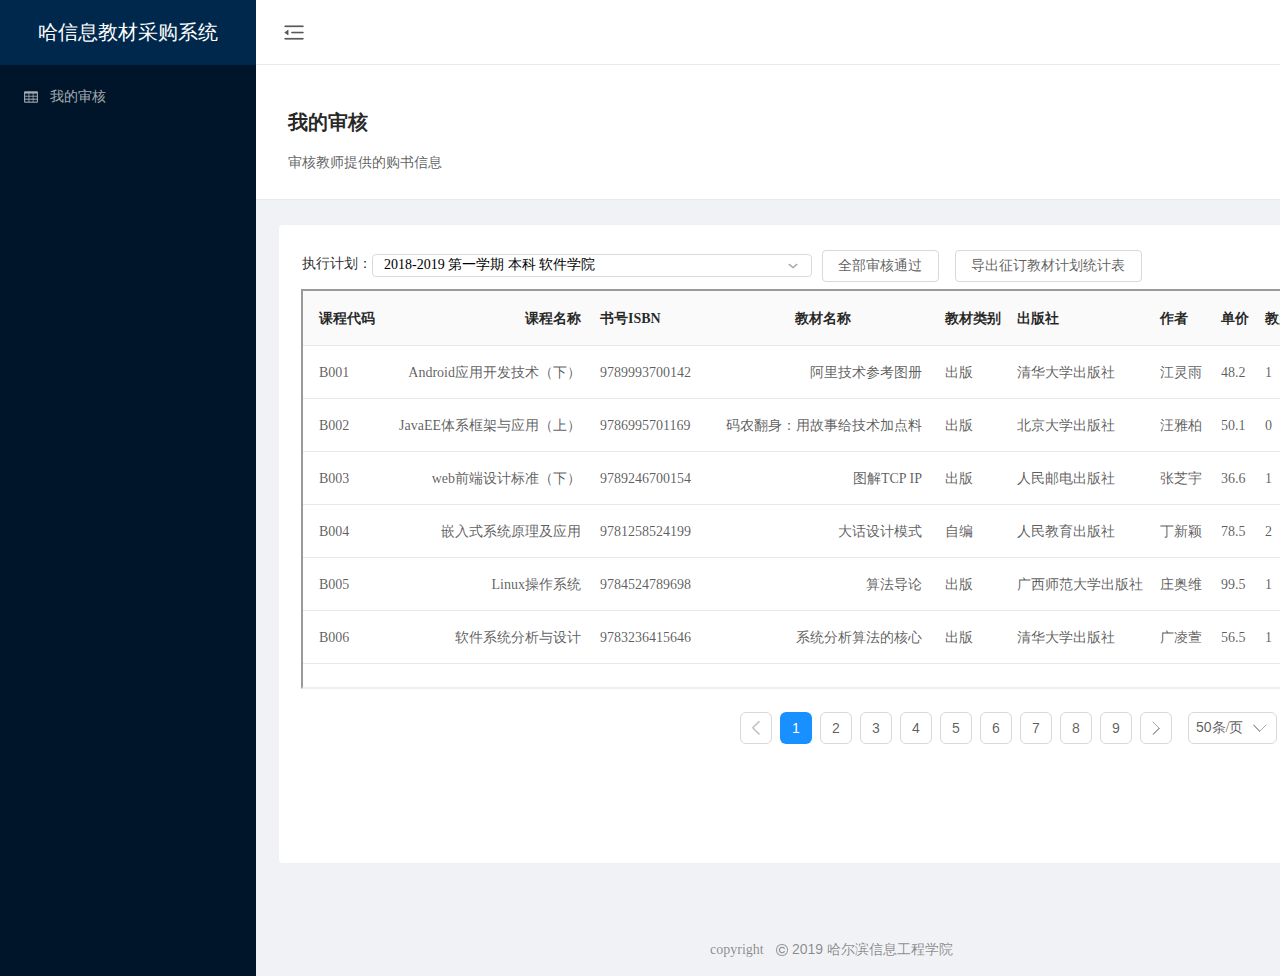
<file: docs/我的审核_1.html>
﻿<!DOCTYPE html>
<html>
  <head>
    <title>我的审核</title>
    <meta http-equiv="X-UA-Compatible" content="IE=edge"/>
    <meta http-equiv="content-type" content="text/html; charset=utf-8"/>
    <meta name="apple-mobile-web-app-capable" content="yes"/>
    <link href="resources/css/jquery-ui-themes.css" type="text/css" rel="stylesheet"/>
    <link href="resources/css/axure_rp_page.css" type="text/css" rel="stylesheet"/>
    <link href="data/styles.css" type="text/css" rel="stylesheet"/>
    <link href="files/我的审核_1/styles.css" type="text/css" rel="stylesheet"/>
    <script src="resources/scripts/jquery-1.7.1.min.js"></script>
    <script src="resources/scripts/jquery-ui-1.8.10.custom.min.js"></script>
    <script src="resources/scripts/axure/axQuery.js"></script>
    <script src="resources/scripts/axure/globals.js"></script>
    <script src="resources/scripts/axutils.js"></script>
    <script src="resources/scripts/axure/annotation.js"></script>
    <script src="resources/scripts/axure/axQuery.std.js"></script>
    <script src="resources/scripts/axure/doc.js"></script>
    <script src="data/document.js"></script>
    <script src="resources/scripts/messagecenter.js"></script>
    <script src="resources/scripts/axure/events.js"></script>
    <script src="resources/scripts/axure/recording.js"></script>
    <script src="resources/scripts/axure/action.js"></script>
    <script src="resources/scripts/axure/expr.js"></script>
    <script src="resources/scripts/axure/geometry.js"></script>
    <script src="resources/scripts/axure/flyout.js"></script>
    <script src="resources/scripts/axure/ie.js"></script>
    <script src="resources/scripts/axure/model.js"></script>
    <script src="resources/scripts/axure/repeater.js"></script>
    <script src="resources/scripts/axure/sto.js"></script>
    <script src="resources/scripts/axure/utils.temp.js"></script>
    <script src="resources/scripts/axure/variables.js"></script>
    <script src="resources/scripts/axure/drag.js"></script>
    <script src="resources/scripts/axure/move.js"></script>
    <script src="resources/scripts/axure/visibility.js"></script>
    <script src="resources/scripts/axure/style.js"></script>
    <script src="resources/scripts/axure/adaptive.js"></script>
    <script src="resources/scripts/axure/tree.js"></script>
    <script src="resources/scripts/axure/init.temp.js"></script>
    <script src="files/我的审核_1/data.js"></script>
    <script src="resources/scripts/axure/legacy.js"></script>
    <script src="resources/scripts/axure/viewer.js"></script>
    <script src="resources/scripts/axure/math.js"></script>
    <script type="text/javascript">
      $axure.utils.getTransparentGifPath = function() { return 'resources/images/transparent.gif'; };
      $axure.utils.getOtherPath = function() { return 'resources/Other.html'; };
      $axure.utils.getReloadPath = function() { return 'resources/reload.html'; };
    </script>
  </head>
  <body>
    <div id="base" class="">

      <!-- Unnamed (组合) -->
      <div id="u972" class="ax_default">

        <!-- Unnamed (矩形) -->
        <div id="u973" class="ax_default shape">
          <div id="u973_div" class=""></div>
          <!-- Unnamed () -->
          <div id="u974" class="text" style="visibility: visible;">
            <p><span>`</span></p>
          </div>
        </div>

        <!-- Unnamed (矩形) -->
        <div id="u975" class="ax_default box_1">
          <div id="u975_div" class=""></div>
          <!-- Unnamed () -->
          <div id="u976" class="text" style="display: none; visibility: hidden">
            <p><span></span></p>
          </div>
        </div>
      </div>

      <!-- 导航和菜单 (组合) -->
      <div id="u977" class="ax_default" data-label="导航和菜单">

        <!-- 导航 (组合) -->
        <div id="u978" class="ax_default" data-label="导航">

          <!-- Unnamed (矩形) -->
          <div id="u979" class="ax_default box_1">
            <div id="u979_div" class=""></div>
            <!-- Unnamed () -->
            <div id="u980" class="text" style="visibility: visible;">
              <p><span>哈信息教材采购系统</span></p>
            </div>
          </div>

          <!-- Unnamed (组合) -->
          <div id="u981" class="ax_default">

            <!-- 我的审核 (组合) -->
            <div id="u982" class="ax_default" data-label="我的审核">

              <!-- Unnamed (矩形) -->
              <div id="u983" class="ax_default box_2">
                <div id="u983_div" class=""></div>
                <!-- Unnamed () -->
                <div id="u984" class="text" style="visibility: visible;">
                  <p><span>我的审核</span></p>
                </div>
              </div>

              <!-- Unnamed (图片) -->
              <div id="u985" class="ax_default image">
                <img id="u985_img" class="img " src="images/新增计划/u143.png"/>
                <!-- Unnamed () -->
                <div id="u986" class="text" style="display: none; visibility: hidden">
                  <p><span></span></p>
                </div>
              </div>
            </div>
          </div>
        </div>

        <!-- 菜单 (组合) -->
        <div id="u987" class="ax_default" data-label="菜单">

          <!-- Unnamed (矩形) -->
          <div id="u988" class="ax_default box_2">
            <div id="u988_div" class=""></div>
            <!-- Unnamed () -->
            <div id="u989" class="text" style="display: none; visibility: hidden">
              <p><span></span></p>
            </div>
          </div>

          <!-- Unnamed (图片) -->
          <div id="u990" class="ax_default image">
            <img id="u990_img" class="img " src="images/新增计划/u163.png"/>
            <!-- Unnamed () -->
            <div id="u991" class="text" style="display: none; visibility: hidden">
              <p><span></span></p>
            </div>
          </div>

          <!-- Unnamed (组合) -->
          <div id="u992" class="ax_default">

            <!-- Unnamed (矩形) -->
            <div id="u993" class="ax_default label">
              <div id="u993_div" class=""></div>
              <!-- Unnamed () -->
              <div id="u994" class="text" style="visibility: visible;">
                <p><span>办公室主任：舒露</span></p>
              </div>
            </div>
          </div>
        </div>
      </div>

      <!-- 内容 (组合) -->
      <div id="u995" class="ax_default" data-label="内容">

        <!-- 白板 (矩形) -->
        <div id="u996" class="ax_default shape" data-label="白板">
          <div id="u996_div" class=""></div>
          <!-- Unnamed () -->
          <div id="u997" class="text" style="display: none; visibility: hidden">
            <p><span></span></p>
          </div>
        </div>

        <!-- 版心 (组合) -->
        <div id="u998" class="ax_default" data-label="版心">
        </div>

        <!-- 版心 (组合) -->
        <div id="u999" class="ax_default" data-label="版心">

          <!-- 执行计划下拉列表 (组合) -->
          <div id="u1000" class="ax_default" data-label="执行计划下拉列表">

            <!-- Unnamed (矩形) -->
            <div id="u1001" class="ax_default shape">
              <div id="u1001_div" class=""></div>
              <!-- Unnamed () -->
              <div id="u1002" class="text" style="visibility: visible;">
                <p><span>2018-2019 第一学期 本科 软件学院</span></p>
              </div>
            </div>

            <!-- Unnamed (矩形) -->
            <div id="u1003" class="ax_default heading_1">
              <div id="u1003_div" class=""></div>
              <!-- Unnamed () -->
              <div id="u1004" class="text" style="visibility: visible;">
                <p><span>执行计划：</span></p>
              </div>
            </div>

            <!-- Unnamed (矩形) -->
            <div id="u1005" class="ax_default paragraph">
              <div id="u1005_div" class=""></div>
              <!-- Unnamed () -->
              <div id="u1006" class="text" style="visibility: visible;">
                <p><span>&nbsp;</span></p>
              </div>
            </div>

            <!-- Unnamed (组合) -->
            <div id="u1007" class="ax_default">

              <!-- Unnamed (图片) -->
              <div id="u1008" class="ax_default image">
                <img id="u1008_img" class="img " src="images/新增计划/u210.png"/>
                <!-- Unnamed () -->
                <div id="u1009" class="text" style="display: none; visibility: hidden">
                  <p><span></span></p>
                </div>
              </div>

              <!-- Unnamed (矩形) -->
              <div id="u1010" class="ax_default box_2">
                <div id="u1010_div" class=""></div>
                <!-- Unnamed () -->
                <div id="u1011" class="text" style="visibility: visible;">
                  <p><span>8</span></p>
                </div>
              </div>
            </div>
          </div>

          <!-- Unnamed (内联框架) -->
          <div id="u1012" class="ax_default">
            <iframe id="u1012_input" scrolling="auto" frameborder="1"></iframe>
          </div>

          <!-- 分页 (组合) -->
          <div id="u1013" class="ax_default" data-label="分页">

            <!-- Unnamed (矩形) -->
            <div id="u1014" class="ax_default shape">
              <div id="u1014_div" class=""></div>
              <!-- Unnamed () -->
              <div id="u1015" class="text" style="visibility: visible;">
                <p><span>1</span></p>
              </div>
            </div>

            <!-- Unnamed (矩形) -->
            <div id="u1016" class="ax_default shape">
              <div id="u1016_div" class=""></div>
              <!-- Unnamed () -->
              <div id="u1017" class="text" style="visibility: visible;">
                <p><span>2</span></p>
              </div>
            </div>

            <!-- Unnamed (矩形) -->
            <div id="u1018" class="ax_default shape">
              <div id="u1018_div" class=""></div>
              <!-- Unnamed () -->
              <div id="u1019" class="text" style="visibility: visible;">
                <p><span>3</span></p>
              </div>
            </div>

            <!-- Unnamed (矩形) -->
            <div id="u1020" class="ax_default shape">
              <div id="u1020_div" class=""></div>
              <!-- Unnamed () -->
              <div id="u1021" class="text" style="visibility: visible;">
                <p><span>4</span></p>
              </div>
            </div>

            <!-- Unnamed (矩形) -->
            <div id="u1022" class="ax_default shape">
              <div id="u1022_div" class=""></div>
              <!-- Unnamed () -->
              <div id="u1023" class="text" style="visibility: visible;">
                <p><span>5</span></p>
              </div>
            </div>

            <!-- Unnamed (矩形) -->
            <div id="u1024" class="ax_default shape">
              <div id="u1024_div" class=""></div>
              <!-- Unnamed () -->
              <div id="u1025" class="text" style="visibility: visible;">
                <p><span>9</span></p>
              </div>
            </div>

            <!-- Unnamed (矩形) -->
            <div id="u1026" class="ax_default paragraph">
              <div id="u1026_div" class=""></div>
              <!-- Unnamed () -->
              <div id="u1027" class="text" style="visibility: visible;">
                <p><span>跳至</span></p>
              </div>
            </div>

            <!-- Unnamed (矩形) -->
            <div id="u1028" class="ax_default shape">
              <div id="u1028_div" class=""></div>
              <!-- Unnamed () -->
              <div id="u1029" class="text" style="visibility: visible;">
                <p><span>5</span></p>
              </div>
            </div>

            <!-- Unnamed (矩形) -->
            <div id="u1030" class="ax_default paragraph">
              <div id="u1030_div" class=""></div>
              <!-- Unnamed () -->
              <div id="u1031" class="text" style="visibility: visible;">
                <p><span>页</span></p>
              </div>
            </div>

            <!-- Unnamed (矩形) -->
            <div id="u1032" class="ax_default shape">
              <div id="u1032_div" class=""></div>
              <!-- Unnamed () -->
              <div id="u1033" class="text" style="visibility: visible;">
                <p><span>8</span></p>
              </div>
            </div>

            <!-- Unnamed (矩形) -->
            <div id="u1034" class="ax_default shape">
              <div id="u1034_div" class=""></div>
              <!-- Unnamed () -->
              <div id="u1035" class="text" style="visibility: visible;">
                <p><span>7</span></p>
              </div>
            </div>

            <!-- Unnamed (矩形) -->
            <div id="u1036" class="ax_default shape">
              <div id="u1036_div" class=""></div>
              <!-- Unnamed () -->
              <div id="u1037" class="text" style="visibility: visible;">
                <p><span>6</span></p>
              </div>
            </div>

            <!-- Unnamed (组合) -->
            <div id="u1038" class="ax_default">

              <!-- Unnamed (矩形) -->
              <div id="u1039" class="ax_default shape">
                <div id="u1039_div" class=""></div>
                <!-- Unnamed () -->
                <div id="u1040" class="text" style="visibility: visible;">
                  <p><span style="font-family:'Arial Normal', 'Arial';">50</span><span style="font-family:'Microsoft YaHei Regular', 'Microsoft YaHei';">条/页</span></p>
                </div>
              </div>

              <!-- Unnamed (图片) -->
              <div id="u1041" class="ax_default image">
                <img id="u1041_img" class="img " src="images/我的审核/u350.png"/>
                <!-- Unnamed () -->
                <div id="u1042" class="text" style="display: none; visibility: hidden">
                  <p><span></span></p>
                </div>
              </div>
            </div>

            <!-- Unnamed (组合) -->
            <div id="u1043" class="ax_default">

              <!-- Unnamed (矩形) -->
              <div id="u1044" class="ax_default shape">
                <div id="u1044_div" class=""></div>
                <!-- Unnamed () -->
                <div id="u1045" class="text" style="display: none; visibility: hidden">
                  <p><span></span></p>
                </div>
              </div>

              <!-- Unnamed (图片) -->
              <div id="u1046" class="ax_default image">
                <img id="u1046_img" class="img " src="images/我的审核/u355.png"/>
                <!-- Unnamed () -->
                <div id="u1047" class="text" style="display: none; visibility: hidden">
                  <p><span></span></p>
                </div>
              </div>
            </div>

            <!-- Unnamed (组合) -->
            <div id="u1048" class="ax_default">

              <!-- Unnamed (矩形) -->
              <div id="u1049" class="ax_default shape">
                <div id="u1049_div" class=""></div>
                <!-- Unnamed () -->
                <div id="u1050" class="text" style="display: none; visibility: hidden">
                  <p><span></span></p>
                </div>
              </div>

              <!-- Unnamed (图片) -->
              <div id="u1051" class="ax_default image">
                <img id="u1051_img" class="img " src="images/我的审核/u350.png"/>
                <!-- Unnamed () -->
                <div id="u1052" class="text" style="display: none; visibility: hidden">
                  <p><span></span></p>
                </div>
              </div>
            </div>
          </div>

          <!-- Unnamed (矩形) -->
          <div id="u1053" class="ax_default shape">
            <div id="u1053_div" class=""></div>
            <!-- Unnamed () -->
            <div id="u1054" class="text" style="visibility: visible;">
              <p><span>全部审核通过</span></p>
            </div>
          </div>

          <!-- Unnamed (矩形) -->
          <div id="u1055" class="ax_default shape">
            <div id="u1055_div" class=""></div>
            <!-- Unnamed () -->
            <div id="u1056" class="text" style="visibility: visible;">
              <p><span>导出征订教材计划统计表</span></p>
            </div>
          </div>
        </div>
      </div>

      <!-- 尾部声明 (组合) -->
      <div id="u1057" class="ax_default" data-label="尾部声明">

        <!-- Unnamed (组合) -->
        <div id="u1058" class="ax_default">

          <!-- Unnamed (组合) -->
          <div id="u1059" class="ax_default">

            <!-- Unnamed (组合) -->
            <div id="u1060" class="ax_default">

              <!-- Unnamed (矩形) -->
              <div id="u1061" class="ax_default heading_1">
                <div id="u1061_div" class=""></div>
                <!-- Unnamed () -->
                <div id="u1062" class="text" style="visibility: visible;">
                  <p><span style="font-family:'Arial Normal', 'Arial';">2019</span><span style="font-family:'Microsoft YaHei Regular', 'Microsoft YaHei';"> 哈尔滨信息工程学院</span></p>
                </div>
              </div>
            </div>

            <!-- Unnamed (图片) -->
            <div id="u1063" class="ax_default image">
              <img id="u1063_img" class="img " src="images/新增计划/u246.png"/>
              <!-- Unnamed () -->
              <div id="u1064" class="text" style="display: none; visibility: hidden">
                <p><span></span></p>
              </div>
            </div>

            <!-- Unnamed (组合) -->
            <div id="u1065" class="ax_default">

              <!-- Unnamed (矩形) -->
              <div id="u1066" class="ax_default heading_1">
                <div id="u1066_div" class=""></div>
                <!-- Unnamed () -->
                <div id="u1067" class="text" style="visibility: visible;">
                  <p><span>copyright</span></p>
                </div>
              </div>
            </div>
          </div>

          <!-- Unnamed (矩形) -->
          <div id="u1068" class="ax_default box_2">
            <div id="u1068_div" class=""></div>
            <!-- Unnamed () -->
            <div id="u1069" class="text" style="visibility: visible;">
              <p><span>48</span></p>
            </div>
          </div>

          <!-- Unnamed (矩形) -->
          <div id="u1070" class="ax_default box_2">
            <div id="u1070_div" class=""></div>
            <!-- Unnamed () -->
            <div id="u1071" class="text" style="visibility: visible;">
              <p><span>16</span></p>
            </div>
          </div>
        </div>
      </div>

      <!-- Unnamed (组合) -->
      <div id="u1072" class="ax_default">

        <!-- Unnamed (矩形) -->
        <div id="u1073" class="ax_default box_2">
          <div id="u1073_div" class=""></div>
          <!-- Unnamed () -->
          <div id="u1074" class="text" style="display: none; visibility: hidden">
            <p><span></span></p>
          </div>
        </div>

        <!-- Unnamed (矩形) -->
        <div id="u1075" class="ax_default label">
          <div id="u1075_div" class=""></div>
          <!-- Unnamed () -->
          <div id="u1076" class="text" style="visibility: visible;">
            <p><span>我的审核</span></p>
          </div>
        </div>

        <!-- Unnamed (矩形) -->
        <div id="u1077" class="ax_default label">
          <div id="u1077_div" class=""></div>
          <!-- Unnamed () -->
          <div id="u1078" class="text" style="visibility: visible;">
            <p><span>审核教师提供的购书信息</span></p>
          </div>
        </div>
      </div>
    </div>
  </body>
</html>
</file>
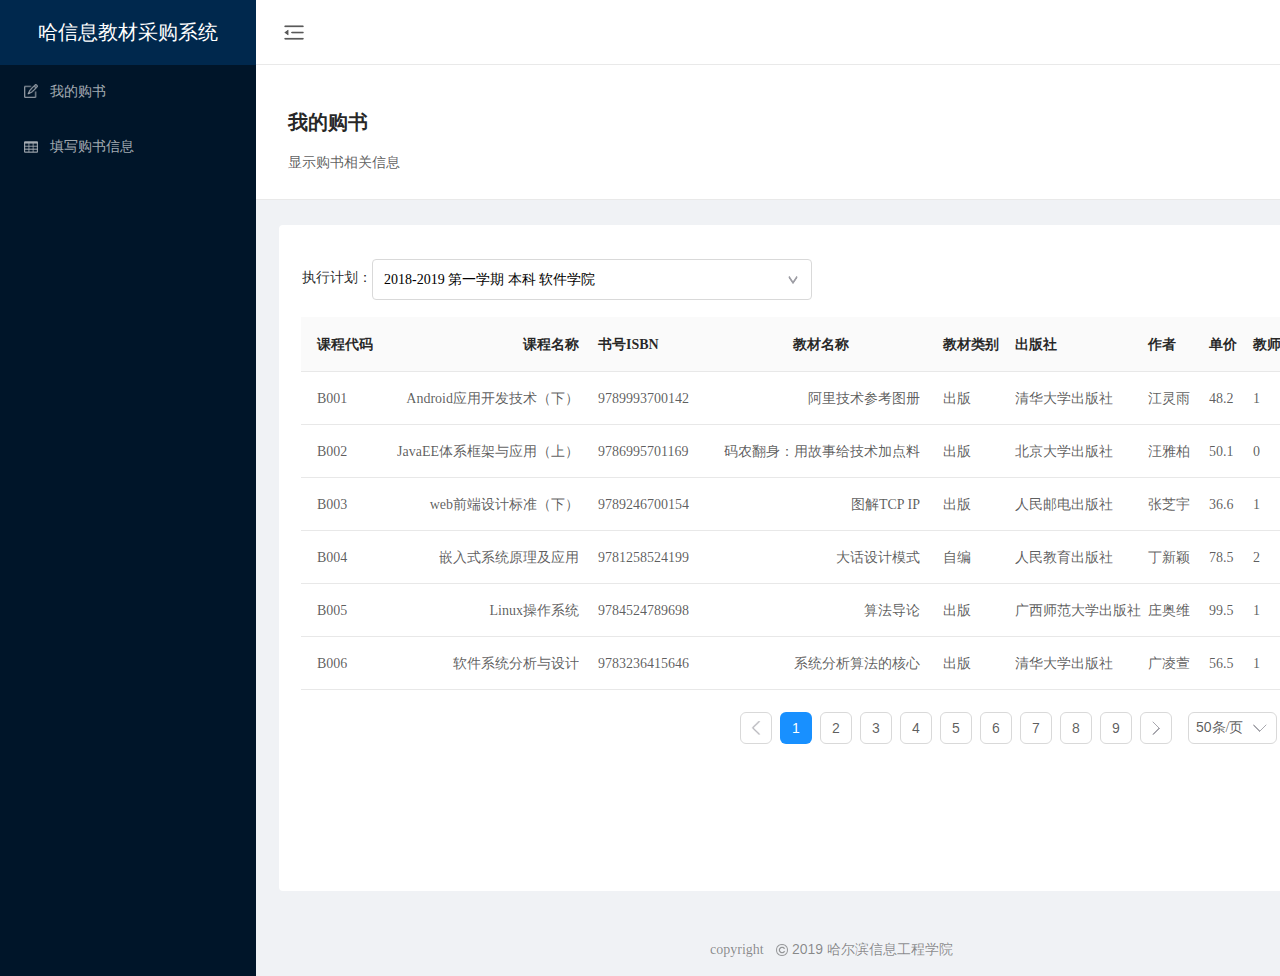
<file: docs/我的购书.html>
﻿<!DOCTYPE html>
<html>
  <head>
    <title>我的购书</title>
    <meta http-equiv="X-UA-Compatible" content="IE=edge"/>
    <meta http-equiv="content-type" content="text/html; charset=utf-8"/>
    <meta name="apple-mobile-web-app-capable" content="yes"/>
    <link href="resources/css/jquery-ui-themes.css" type="text/css" rel="stylesheet"/>
    <link href="resources/css/axure_rp_page.css" type="text/css" rel="stylesheet"/>
    <link href="data/styles.css" type="text/css" rel="stylesheet"/>
    <link href="files/我的购书/styles.css" type="text/css" rel="stylesheet"/>
    <script src="resources/scripts/jquery-1.7.1.min.js"></script>
    <script src="resources/scripts/jquery-ui-1.8.10.custom.min.js"></script>
    <script src="resources/scripts/axure/axQuery.js"></script>
    <script src="resources/scripts/axure/globals.js"></script>
    <script src="resources/scripts/axutils.js"></script>
    <script src="resources/scripts/axure/annotation.js"></script>
    <script src="resources/scripts/axure/axQuery.std.js"></script>
    <script src="resources/scripts/axure/doc.js"></script>
    <script src="data/document.js"></script>
    <script src="resources/scripts/messagecenter.js"></script>
    <script src="resources/scripts/axure/events.js"></script>
    <script src="resources/scripts/axure/recording.js"></script>
    <script src="resources/scripts/axure/action.js"></script>
    <script src="resources/scripts/axure/expr.js"></script>
    <script src="resources/scripts/axure/geometry.js"></script>
    <script src="resources/scripts/axure/flyout.js"></script>
    <script src="resources/scripts/axure/ie.js"></script>
    <script src="resources/scripts/axure/model.js"></script>
    <script src="resources/scripts/axure/repeater.js"></script>
    <script src="resources/scripts/axure/sto.js"></script>
    <script src="resources/scripts/axure/utils.temp.js"></script>
    <script src="resources/scripts/axure/variables.js"></script>
    <script src="resources/scripts/axure/drag.js"></script>
    <script src="resources/scripts/axure/move.js"></script>
    <script src="resources/scripts/axure/visibility.js"></script>
    <script src="resources/scripts/axure/style.js"></script>
    <script src="resources/scripts/axure/adaptive.js"></script>
    <script src="resources/scripts/axure/tree.js"></script>
    <script src="resources/scripts/axure/init.temp.js"></script>
    <script src="files/我的购书/data.js"></script>
    <script src="resources/scripts/axure/legacy.js"></script>
    <script src="resources/scripts/axure/viewer.js"></script>
    <script src="resources/scripts/axure/math.js"></script>
    <script type="text/javascript">
      $axure.utils.getTransparentGifPath = function() { return 'resources/images/transparent.gif'; };
      $axure.utils.getOtherPath = function() { return 'resources/Other.html'; };
      $axure.utils.getReloadPath = function() { return 'resources/reload.html'; };
    </script>
  </head>
  <body>
    <div id="base" class="">

      <!-- Unnamed (组合) -->
      <div id="u1333" class="ax_default">

        <!-- Unnamed (矩形) -->
        <div id="u1334" class="ax_default shape">
          <div id="u1334_div" class=""></div>
          <!-- Unnamed () -->
          <div id="u1335" class="text" style="visibility: visible;">
            <p><span>`</span></p>
          </div>
        </div>

        <!-- Unnamed (矩形) -->
        <div id="u1336" class="ax_default box_1">
          <div id="u1336_div" class=""></div>
          <!-- Unnamed () -->
          <div id="u1337" class="text" style="display: none; visibility: hidden">
            <p><span></span></p>
          </div>
        </div>
      </div>

      <!-- 导航和菜单 (组合) -->
      <div id="u1338" class="ax_default" data-label="导航和菜单">

        <!-- 导航 (组合) -->
        <div id="u1339" class="ax_default" data-label="导航">

          <!-- Unnamed (矩形) -->
          <div id="u1340" class="ax_default box_1">
            <div id="u1340_div" class=""></div>
            <!-- Unnamed () -->
            <div id="u1341" class="text" style="visibility: visible;">
              <p><span>哈信息教材采购系统</span></p>
            </div>
          </div>

          <!-- Unnamed (组合) -->
          <div id="u1342" class="ax_default">

            <!-- 我的购书 (组合) -->
            <div id="u1343" class="ax_default" data-label="我的购书">

              <!-- Unnamed (矩形) -->
              <div id="u1344" class="ax_default box_2">
                <div id="u1344_div" class=""></div>
                <!-- Unnamed () -->
                <div id="u1345" class="text" style="visibility: visible;">
                  <p><span>我的购书</span></p>
                </div>
              </div>

              <!-- Unnamed (图片) -->
              <div id="u1346" class="ax_default image">
                <img id="u1346_img" class="img " src="images/新增计划/u138.png"/>
                <!-- Unnamed () -->
                <div id="u1347" class="text" style="display: none; visibility: hidden">
                  <p><span></span></p>
                </div>
              </div>
            </div>

            <!-- 填写购书信息 (组合) -->
            <div id="u1348" class="ax_default" data-label="填写购书信息">

              <!-- Unnamed (矩形) -->
              <div id="u1349" class="ax_default box_2">
                <div id="u1349_div" class=""></div>
                <!-- Unnamed () -->
                <div id="u1350" class="text" style="visibility: visible;">
                  <p><span>填写购书信息</span></p>
                </div>
              </div>

              <!-- Unnamed (图片) -->
              <div id="u1351" class="ax_default image">
                <img id="u1351_img" class="img " src="images/新增计划/u143.png"/>
                <!-- Unnamed () -->
                <div id="u1352" class="text" style="display: none; visibility: hidden">
                  <p><span></span></p>
                </div>
              </div>
            </div>
          </div>
        </div>

        <!-- 菜单 (组合) -->
        <div id="u1353" class="ax_default" data-label="菜单">

          <!-- Unnamed (矩形) -->
          <div id="u1354" class="ax_default box_2">
            <div id="u1354_div" class=""></div>
            <!-- Unnamed () -->
            <div id="u1355" class="text" style="display: none; visibility: hidden">
              <p><span></span></p>
            </div>
          </div>

          <!-- Unnamed (图片) -->
          <div id="u1356" class="ax_default image">
            <img id="u1356_img" class="img " src="images/新增计划/u163.png"/>
            <!-- Unnamed () -->
            <div id="u1357" class="text" style="display: none; visibility: hidden">
              <p><span></span></p>
            </div>
          </div>

          <!-- Unnamed (组合) -->
          <div id="u1358" class="ax_default">

            <!-- Unnamed (矩形) -->
            <div id="u1359" class="ax_default label">
              <div id="u1359_div" class=""></div>
              <!-- Unnamed () -->
              <div id="u1360" class="text" style="visibility: visible;">
                <p><span>教师：舒露</span></p>
              </div>
            </div>
          </div>
        </div>
      </div>

      <!-- 内容 (组合) -->
      <div id="u1361" class="ax_default" data-label="内容">

        <!-- 白板 (矩形) -->
        <div id="u1362" class="ax_default shape" data-label="白板">
          <div id="u1362_div" class=""></div>
          <!-- Unnamed () -->
          <div id="u1363" class="text" style="display: none; visibility: hidden">
            <p><span></span></p>
          </div>
        </div>

        <!-- Unnamed (组合) -->
        <div id="u1364" class="ax_default">

          <!-- 版心 (组合) -->
          <div id="u1365" class="ax_default" data-label="版心">

            <!-- 执行计划下拉列表 (组合) -->
            <div id="u1366" class="ax_default" data-label="执行计划下拉列表">

              <!-- Unnamed (矩形) -->
              <div id="u1367" class="ax_default shape">
                <div id="u1367_div" class=""></div>
                <!-- Unnamed () -->
                <div id="u1368" class="text" style="visibility: visible;">
                  <p><span>2018-2019 第一学期 本科 软件学院</span></p>
                </div>
              </div>

              <!-- Unnamed (矩形) -->
              <div id="u1369" class="ax_default heading_1">
                <div id="u1369_div" class=""></div>
                <!-- Unnamed () -->
                <div id="u1370" class="text" style="visibility: visible;">
                  <p><span>执行计划：</span></p>
                </div>
              </div>

              <!-- Unnamed (矩形) -->
              <div id="u1371" class="ax_default paragraph">
                <div id="u1371_div" class=""></div>
                <!-- Unnamed () -->
                <div id="u1372" class="text" style="visibility: visible;">
                  <p><span>&nbsp;</span></p>
                </div>
              </div>

              <!-- Unnamed (组合) -->
              <div id="u1373" class="ax_default">

                <!-- Unnamed (图片) -->
                <div id="u1374" class="ax_default image">
                  <img id="u1374_img" class="img " src="images/新增计划/u210.png"/>
                  <!-- Unnamed () -->
                  <div id="u1375" class="text" style="display: none; visibility: hidden">
                    <p><span></span></p>
                  </div>
                </div>

                <!-- Unnamed (矩形) -->
                <div id="u1376" class="ax_default box_2">
                  <div id="u1376_div" class=""></div>
                  <!-- Unnamed () -->
                  <div id="u1377" class="text" style="visibility: visible;">
                    <p><span>8</span></p>
                  </div>
                </div>
              </div>
            </div>

            <!-- 分页 (组合) -->
            <div id="u1378" class="ax_default" data-label="分页">

              <!-- Unnamed (矩形) -->
              <div id="u1379" class="ax_default shape">
                <div id="u1379_div" class=""></div>
                <!-- Unnamed () -->
                <div id="u1380" class="text" style="visibility: visible;">
                  <p><span>1</span></p>
                </div>
              </div>

              <!-- Unnamed (矩形) -->
              <div id="u1381" class="ax_default shape">
                <div id="u1381_div" class=""></div>
                <!-- Unnamed () -->
                <div id="u1382" class="text" style="visibility: visible;">
                  <p><span>2</span></p>
                </div>
              </div>

              <!-- Unnamed (矩形) -->
              <div id="u1383" class="ax_default shape">
                <div id="u1383_div" class=""></div>
                <!-- Unnamed () -->
                <div id="u1384" class="text" style="visibility: visible;">
                  <p><span>3</span></p>
                </div>
              </div>

              <!-- Unnamed (矩形) -->
              <div id="u1385" class="ax_default shape">
                <div id="u1385_div" class=""></div>
                <!-- Unnamed () -->
                <div id="u1386" class="text" style="visibility: visible;">
                  <p><span>4</span></p>
                </div>
              </div>

              <!-- Unnamed (矩形) -->
              <div id="u1387" class="ax_default shape">
                <div id="u1387_div" class=""></div>
                <!-- Unnamed () -->
                <div id="u1388" class="text" style="visibility: visible;">
                  <p><span>5</span></p>
                </div>
              </div>

              <!-- Unnamed (矩形) -->
              <div id="u1389" class="ax_default shape">
                <div id="u1389_div" class=""></div>
                <!-- Unnamed () -->
                <div id="u1390" class="text" style="visibility: visible;">
                  <p><span>9</span></p>
                </div>
              </div>

              <!-- Unnamed (矩形) -->
              <div id="u1391" class="ax_default paragraph">
                <div id="u1391_div" class=""></div>
                <!-- Unnamed () -->
                <div id="u1392" class="text" style="visibility: visible;">
                  <p><span>跳至</span></p>
                </div>
              </div>

              <!-- Unnamed (矩形) -->
              <div id="u1393" class="ax_default shape">
                <div id="u1393_div" class=""></div>
                <!-- Unnamed () -->
                <div id="u1394" class="text" style="visibility: visible;">
                  <p><span>5</span></p>
                </div>
              </div>

              <!-- Unnamed (矩形) -->
              <div id="u1395" class="ax_default paragraph">
                <div id="u1395_div" class=""></div>
                <!-- Unnamed () -->
                <div id="u1396" class="text" style="visibility: visible;">
                  <p><span>页</span></p>
                </div>
              </div>

              <!-- Unnamed (矩形) -->
              <div id="u1397" class="ax_default shape">
                <div id="u1397_div" class=""></div>
                <!-- Unnamed () -->
                <div id="u1398" class="text" style="visibility: visible;">
                  <p><span>8</span></p>
                </div>
              </div>

              <!-- Unnamed (矩形) -->
              <div id="u1399" class="ax_default shape">
                <div id="u1399_div" class=""></div>
                <!-- Unnamed () -->
                <div id="u1400" class="text" style="visibility: visible;">
                  <p><span>7</span></p>
                </div>
              </div>

              <!-- Unnamed (矩形) -->
              <div id="u1401" class="ax_default shape">
                <div id="u1401_div" class=""></div>
                <!-- Unnamed () -->
                <div id="u1402" class="text" style="visibility: visible;">
                  <p><span>6</span></p>
                </div>
              </div>

              <!-- Unnamed (组合) -->
              <div id="u1403" class="ax_default">

                <!-- Unnamed (矩形) -->
                <div id="u1404" class="ax_default shape">
                  <div id="u1404_div" class=""></div>
                  <!-- Unnamed () -->
                  <div id="u1405" class="text" style="visibility: visible;">
                    <p><span style="font-family:'Arial Normal', 'Arial';">50</span><span style="font-family:'Microsoft YaHei Regular', 'Microsoft YaHei';">条/页</span></p>
                  </div>
                </div>

                <!-- Unnamed (图片) -->
                <div id="u1406" class="ax_default image">
                  <img id="u1406_img" class="img " src="images/我的审核/u350.png"/>
                  <!-- Unnamed () -->
                  <div id="u1407" class="text" style="display: none; visibility: hidden">
                    <p><span></span></p>
                  </div>
                </div>
              </div>

              <!-- Unnamed (组合) -->
              <div id="u1408" class="ax_default">

                <!-- Unnamed (矩形) -->
                <div id="u1409" class="ax_default shape">
                  <div id="u1409_div" class=""></div>
                  <!-- Unnamed () -->
                  <div id="u1410" class="text" style="display: none; visibility: hidden">
                    <p><span></span></p>
                  </div>
                </div>

                <!-- Unnamed (图片) -->
                <div id="u1411" class="ax_default image">
                  <img id="u1411_img" class="img " src="images/我的审核/u355.png"/>
                  <!-- Unnamed () -->
                  <div id="u1412" class="text" style="display: none; visibility: hidden">
                    <p><span></span></p>
                  </div>
                </div>
              </div>

              <!-- Unnamed (组合) -->
              <div id="u1413" class="ax_default">

                <!-- Unnamed (矩形) -->
                <div id="u1414" class="ax_default shape">
                  <div id="u1414_div" class=""></div>
                  <!-- Unnamed () -->
                  <div id="u1415" class="text" style="display: none; visibility: hidden">
                    <p><span></span></p>
                  </div>
                </div>

                <!-- Unnamed (图片) -->
                <div id="u1416" class="ax_default image">
                  <img id="u1416_img" class="img " src="images/我的审核/u350.png"/>
                  <!-- Unnamed () -->
                  <div id="u1417" class="text" style="display: none; visibility: hidden">
                    <p><span></span></p>
                  </div>
                </div>
              </div>
            </div>
          </div>

          <!-- 表格 (组合) -->
          <div id="u1418" class="ax_default" data-label="表格">

            <!-- Unnamed (组合) -->
            <div id="u1419" class="ax_default">

              <!-- Unnamed (矩形) -->
              <div id="u1420" class="ax_default shape">
                <div id="u1420_div" class=""></div>
                <!-- Unnamed () -->
                <div id="u1421" class="text" style="display: none; visibility: hidden">
                  <p><span></span></p>
                </div>
              </div>

              <!-- Unnamed (矩形) -->
              <div id="u1422" class="ax_default shape">
                <div id="u1422_div" class=""></div>
                <!-- Unnamed () -->
                <div id="u1423" class="text" style="display: none; visibility: hidden">
                  <p><span></span></p>
                </div>
              </div>

              <!-- Unnamed (矩形) -->
              <div id="u1424" class="ax_default shape">
                <div id="u1424_div" class=""></div>
                <!-- Unnamed () -->
                <div id="u1425" class="text" style="display: none; visibility: hidden">
                  <p><span></span></p>
                </div>
              </div>

              <!-- Unnamed (矩形) -->
              <div id="u1426" class="ax_default shape">
                <div id="u1426_div" class=""></div>
                <!-- Unnamed () -->
                <div id="u1427" class="text" style="display: none; visibility: hidden">
                  <p><span></span></p>
                </div>
              </div>

              <!-- Unnamed (矩形) -->
              <div id="u1428" class="ax_default shape">
                <div id="u1428_div" class=""></div>
                <!-- Unnamed () -->
                <div id="u1429" class="text" style="display: none; visibility: hidden">
                  <p><span></span></p>
                </div>
              </div>

              <!-- Unnamed (矩形) -->
              <div id="u1430" class="ax_default shape">
                <div id="u1430_div" class=""></div>
                <!-- Unnamed () -->
                <div id="u1431" class="text" style="display: none; visibility: hidden">
                  <p><span></span></p>
                </div>
              </div>

              <!-- Unnamed (矩形) -->
              <div id="u1432" class="ax_default shape">
                <div id="u1432_div" class=""></div>
                <!-- Unnamed () -->
                <div id="u1433" class="text" style="display: none; visibility: hidden">
                  <p><span></span></p>
                </div>
              </div>
            </div>

            <!-- 课程代码 (组合) -->
            <div id="u1434" class="ax_default" data-label="课程代码">

              <!-- Unnamed (矩形) -->
              <div id="u1435" class="ax_default shape">
                <div id="u1435_div" class=""></div>
                <!-- Unnamed () -->
                <div id="u1436" class="text" style="visibility: visible;">
                  <p><span>课程代码</span></p>
                </div>
              </div>

              <!-- Unnamed (矩形) -->
              <div id="u1437" class="ax_default shape">
                <div id="u1437_div" class=""></div>
                <!-- Unnamed () -->
                <div id="u1438" class="text" style="visibility: visible;">
                  <p><span>B001</span></p><p><span>B002</span></p><p><span>B003</span></p><p><span>B004</span></p><p><span>B005</span></p><p><span>B006</span></p>
                </div>
              </div>
            </div>

            <!-- 课程名称 (组合) -->
            <div id="u1439" class="ax_default" data-label="课程名称">

              <!-- Unnamed (矩形) -->
              <div id="u1440" class="ax_default shape">
                <div id="u1440_div" class=""></div>
                <!-- Unnamed () -->
                <div id="u1441" class="text" style="visibility: visible;">
                  <p><span>课程名称</span></p>
                </div>
              </div>

              <!-- Unnamed (矩形) -->
              <div id="u1442" class="ax_default shape">
                <div id="u1442_div" class=""></div>
                <!-- Unnamed () -->
                <div id="u1443" class="text" style="visibility: visible;">
                  <p><span>Android应用开发技术（下）</span></p><p><span>JavaEE体系框架与应用（上）</span></p><p><span>web前端设计标准（下）</span></p><p><span>嵌入式系统原理及应用</span></p><p><span>Linux操作系统</span></p><p><span>软件系统分析与设计</span></p>
                </div>
              </div>
            </div>

            <!-- ISBN (组合) -->
            <div id="u1444" class="ax_default" data-label="ISBN">

              <!-- Unnamed (矩形) -->
              <div id="u1445" class="ax_default shape">
                <div id="u1445_div" class=""></div>
                <!-- Unnamed () -->
                <div id="u1446" class="text" style="visibility: visible;">
                  <p><span>书号ISBN</span></p>
                </div>
              </div>

              <!-- Unnamed (矩形) -->
              <div id="u1447" class="ax_default shape">
                <div id="u1447_div" class=""></div>
                <!-- Unnamed () -->
                <div id="u1448" class="text" style="visibility: visible;">
                  <p><span>9789993700142</span></p><p><span>9786995701169</span></p><p><span>9789246700154</span></p><p><span>9781258524199</span></p><p><span>9784524789698</span></p><p><span>9783236415646</span></p>
                </div>
              </div>
            </div>

            <!-- 操作 (组合) -->
            <div id="u1449" class="ax_default" data-label="操作">

              <!-- Unnamed (矩形) -->
              <div id="u1450" class="ax_default shape">
                <div id="u1450_div" class=""></div>
                <!-- Unnamed () -->
                <div id="u1451" class="text" style="visibility: visible;">
                  <p><span>操作</span></p>
                </div>
              </div>

              <!-- Unnamed (矩形) -->
              <div id="u1452" class="ax_default shape">
                <div id="u1452_div" class=""></div>
                <!-- Unnamed () -->
                <div id="u1453" class="text" style="visibility: visible;">
                  <p><span style="color:#1890FF;">修改</span></p><p><span style="color:#CCCCCC;">修改</span></p><p><span style="color:#1890FF;">修改</span></p><p><span style="color:#CCCCCC;">修改</span></p><p><span style="color:#CCCCCC;">修改</span></p><p><span style="color:#CCCCCC;">修改</span></p>
                </div>
              </div>
            </div>

            <!-- 书籍名称 (组合) -->
            <div id="u1454" class="ax_default" data-label="书籍名称">

              <!-- Unnamed (矩形) -->
              <div id="u1455" class="ax_default shape">
                <div id="u1455_div" class=""></div>
                <!-- Unnamed () -->
                <div id="u1456" class="text" style="visibility: visible;">
                  <p><span>教材名称</span></p>
                </div>
              </div>

              <!-- Unnamed (矩形) -->
              <div id="u1457" class="ax_default shape">
                <div id="u1457_div" class=""></div>
                <!-- Unnamed () -->
                <div id="u1458" class="text" style="visibility: visible;">
                  <p><span>阿里技术参考图册</span></p><p><span>码农翻身：用故事给技术加点料</span></p><p><span>图解TCP IP</span></p><p><span>大话设计模式</span></p><p><span>算法导论</span></p><p><span>系统分析算法的核心</span></p>
                </div>
              </div>
            </div>

            <!-- 教材类别 (组合) -->
            <div id="u1459" class="ax_default" data-label="教材类别">

              <!-- Unnamed (图片) -->
              <div id="u1460" class="ax_default image">
                <img id="u1460_img" class="img " src="images/my-table/u50.png"/>
                <!-- Unnamed () -->
                <div id="u1461" class="text" style="display: none; visibility: hidden">
                  <p><span></span></p>
                </div>
              </div>

              <!-- Unnamed (矩形) -->
              <div id="u1462" class="ax_default shape">
                <div id="u1462_div" class=""></div>
                <!-- Unnamed () -->
                <div id="u1463" class="text" style="visibility: visible;">
                  <p><span>教材类别</span></p>
                </div>
              </div>

              <!-- Unnamed (矩形) -->
              <div id="u1464" class="ax_default shape">
                <div id="u1464_div" class=""></div>
                <!-- Unnamed () -->
                <div id="u1465" class="text" style="visibility: visible;">
                  <p><span>出版</span></p><p><span>出版</span></p><p><span>出版</span></p><p><span>自编</span></p><p><span>出版</span></p><p><span>出版</span></p>
                </div>
              </div>
            </div>

            <!-- 出版社 (组合) -->
            <div id="u1466" class="ax_default" data-label="出版社">

              <!-- Unnamed (矩形) -->
              <div id="u1467" class="ax_default shape">
                <div id="u1467_div" class=""></div>
                <!-- Unnamed () -->
                <div id="u1468" class="text" style="visibility: visible;">
                  <p><span>出版社</span></p>
                </div>
              </div>

              <!-- Unnamed (矩形) -->
              <div id="u1469" class="ax_default shape">
                <div id="u1469_div" class=""></div>
                <!-- Unnamed () -->
                <div id="u1470" class="text" style="visibility: visible;">
                  <p><span>清华大学出版社</span></p><p><span>北京大学出版社</span></p><p><span>人民邮电出版社</span></p><p><span>人民教育出版社</span></p><p><span>广西师范大学出版社</span></p><p><span>清华大学出版社</span></p>
                </div>
              </div>
            </div>

            <!-- 作者 (组合) -->
            <div id="u1471" class="ax_default" data-label="作者">

              <!-- Unnamed (矩形) -->
              <div id="u1472" class="ax_default shape">
                <div id="u1472_div" class=""></div>
                <!-- Unnamed () -->
                <div id="u1473" class="text" style="visibility: visible;">
                  <p><span>作者</span></p>
                </div>
              </div>

              <!-- Unnamed (矩形) -->
              <div id="u1474" class="ax_default shape">
                <div id="u1474_div" class=""></div>
                <!-- Unnamed () -->
                <div id="u1475" class="text" style="visibility: visible;">
                  <p><span>江灵雨</span></p><p><span>汪雅柏</span></p><p><span>张芝宇</span></p><p><span>丁新颖</span></p><p><span>庄奥维</span></p><p><span>广凌萱</span></p>
                </div>
              </div>
            </div>

            <!-- 价格 (组合) -->
            <div id="u1476" class="ax_default" data-label="价格">

              <!-- Unnamed (矩形) -->
              <div id="u1477" class="ax_default shape">
                <div id="u1477_div" class=""></div>
                <!-- Unnamed () -->
                <div id="u1478" class="text" style="visibility: visible;">
                  <p><span>单价</span></p>
                </div>
              </div>

              <!-- Unnamed (矩形) -->
              <div id="u1479" class="ax_default shape">
                <div id="u1479_div" class=""></div>
                <!-- Unnamed () -->
                <div id="u1480" class="text" style="visibility: visible;">
                  <p><span>48.2</span></p><p><span>50.1</span></p><p><span>36.6</span></p><p><span>78.5</span></p><p><span>99.5</span></p><p><span>56.5</span></p>
                </div>
              </div>
            </div>

            <!-- 样书数量 (组合) -->
            <div id="u1481" class="ax_default" data-label="样书数量">

              <!-- Unnamed (矩形) -->
              <div id="u1482" class="ax_default shape">
                <div id="u1482_div" class=""></div>
                <!-- Unnamed () -->
                <div id="u1483" class="text" style="visibility: visible;">
                  <p><span>教师样书数量</span></p>
                </div>
              </div>

              <!-- Unnamed (矩形) -->
              <div id="u1484" class="ax_default shape">
                <div id="u1484_div" class=""></div>
                <!-- Unnamed () -->
                <div id="u1485" class="text" style="visibility: visible;">
                  <p><span>1</span></p><p><span>0</span></p><p><span>1</span></p><p><span>2</span></p><p><span>1</span></p><p><span>1</span></p>
                </div>
              </div>
            </div>

            <!-- 获奖信息和丛书名称 (组合) -->
            <div id="u1486" class="ax_default" data-label="获奖信息和丛书名称">

              <!-- Unnamed (矩形) -->
              <div id="u1487" class="ax_default shape">
                <div id="u1487_div" class=""></div>
                <!-- Unnamed () -->
                <div id="u1488" class="text" style="visibility: visible;">
                  <p><span>获奖信息和丛书名称</span></p>
                </div>
              </div>

              <!-- Unnamed (矩形) -->
              <div id="u1489" class="ax_default shape">
                <div id="u1489_div" class=""></div>
                <!-- Unnamed () -->
                <div id="u1490" class="text" style="visibility: visible;">
                  <p><span>无</span></p><p><span>无</span></p><p><span>无</span></p><p><span>无</span></p><p><span>无</span></p><p><span>无</span></p>
                </div>
              </div>
            </div>

            <!-- 出版日期 (组合) -->
            <div id="u1491" class="ax_default" data-label="出版日期">

              <!-- Unnamed (矩形) -->
              <div id="u1492" class="ax_default shape">
                <div id="u1492_div" class=""></div>
                <!-- Unnamed () -->
                <div id="u1493" class="text" style="visibility: visible;">
                  <p><span>出版日期</span></p>
                </div>
              </div>

              <!-- Unnamed (矩形) -->
              <div id="u1494" class="ax_default shape">
                <div id="u1494_div" class=""></div>
                <!-- Unnamed () -->
                <div id="u1495" class="text" style="visibility: visible;">
                  <p><span>2018-09</span></p><p><span>2017-05</span></p><p><span>2019-01</span></p><p><span>2018-05</span></p><p><span>2018-06</span></p><p><span>2018-05</span></p>
                </div>
              </div>
            </div>

            <!-- 征订人 (组合) -->
            <div id="u1496" class="ax_default" data-label="征订人">

              <!-- Unnamed (矩形) -->
              <div id="u1497" class="ax_default shape">
                <div id="u1497_div" class=""></div>
                <!-- Unnamed () -->
                <div id="u1498" class="text" style="visibility: visible;">
                  <p><span>征订人</span></p>
                </div>
              </div>

              <!-- Unnamed (矩形) -->
              <div id="u1499" class="ax_default shape">
                <div id="u1499_div" class=""></div>
                <!-- Unnamed () -->
                <div id="u1500" class="text" style="visibility: visible;">
                  <p><span>贺茂典</span></p><p><span>郦天工</span></p><p><span>甄元良</span></p><p><span>茹景澄</span></p><p><span>滕天工</span></p><p><span>乐乐水</span></p>
                </div>
              </div>
            </div>

            <!-- 出版日期 (组合) -->
            <div id="u1501" class="ax_default" data-label="出版日期">

              <!-- Unnamed (矩形) -->
              <div id="u1502" class="ax_default shape">
                <div id="u1502_div" class=""></div>
                <!-- Unnamed () -->
                <div id="u1503" class="text" style="visibility: visible;">
                  <p><span>状态</span></p>
                </div>
              </div>

              <!-- Unnamed (矩形) -->
              <div id="u1504" class="ax_default shape">
                <div id="u1504_div" class=""></div>
                <!-- Unnamed () -->
                <div id="u1505" class="text" style="visibility: visible;">
                  <p><span>办公室主任驳回</span></p><p><span>审核通过</span></p><p><span>办公室主任驳回</span></p><p><span>未审核</span></p><p><span>审核通过</span></p><p><span>审核通过</span></p>
                </div>
              </div>
            </div>

            <!-- 联系电话 (组合) -->
            <div id="u1506" class="ax_default" data-label="联系电话">

              <!-- Unnamed (矩形) -->
              <div id="u1507" class="ax_default shape">
                <div id="u1507_div" class=""></div>
                <!-- Unnamed () -->
                <div id="u1508" class="text" style="visibility: visible;">
                  <p><span>联系电话</span></p>
                </div>
              </div>

              <!-- Unnamed (矩形) -->
              <div id="u1509" class="ax_default shape">
                <div id="u1509_div" class=""></div>
                <!-- Unnamed () -->
                <div id="u1510" class="text" style="visibility: visible;">
                  <p><span>11568234598</span></p><p><span>17654486654</span></p><p><span>13562025853</span></p><p><span>15135496323</span></p><p><span>17857277875</span></p><p><span>16546568998</span></p>
                </div>
              </div>
            </div>

            <!-- 折扣 (组合) -->
            <div id="u1511" class="ax_default" data-label="折扣">

              <!-- Unnamed (矩形) -->
              <div id="u1512" class="ax_default shape">
                <div id="u1512_div" class=""></div>
                <!-- Unnamed () -->
                <div id="u1513" class="text" style="visibility: visible;">
                  <p><span>折扣</span></p>
                </div>
              </div>

              <!-- Unnamed (矩形) -->
              <div id="u1514" class="ax_default shape">
                <div id="u1514_div" class=""></div>
                <!-- Unnamed () -->
                <div id="u1515" class="text" style="visibility: visible;">
                  <p><span>0.7</span></p><p><span>1</span></p><p><span>0.8</span></p><p><span>1</span></p><p><span>0.2</span></p><p><span>0.6</span></p>
                </div>
              </div>
            </div>
          </div>

          <!-- 驳回原因 (组合) -->
          <div id="u1516" class="ax_default ax_default_hidden" data-label="驳回原因" style="display: none; visibility: hidden">

            <!-- Unnamed (矩形) -->
            <div id="u1517" class="ax_default shape">
              <div id="u1517_div" class=""></div>
              <!-- Unnamed () -->
              <div id="u1518" class="text" style="visibility: visible;">
                <p><span>驳回原因1</span></p><p><span>驳回原因2</span></p>
              </div>
            </div>

            <!-- Unnamed (组合) -->
            <div id="u1519" class="ax_default">

              <!-- Unnamed (倒三角形) -->
              <div id="u1520" class="ax_default shape">
                <img id="u1520_img" class="img " src="images/my-table/u123.png"/>
                <!-- Unnamed () -->
                <div id="u1521" class="text" style="display: none; visibility: hidden">
                  <p><span></span></p>
                </div>
              </div>
            </div>

            <!-- Unnamed (矩形) -->
            <div id="u1522" class="ax_default shape">
              <div id="u1522_div" class=""></div>
              <!-- Unnamed () -->
              <div id="u1523" class="text" style="visibility: visible;">
                <p><span>办公室主任驳回原因</span></p>
              </div>
            </div>
          </div>

          <!-- 模态框 (组合) -->
          <div id="u1524" class="ax_default ax_default_hidden" data-label="模态框" style="display: none; visibility: hidden">

            <!-- Unnamed (矩形) -->
            <div id="u1525" class="ax_default shape">
              <div id="u1525_div" class=""></div>
              <!-- Unnamed () -->
              <div id="u1526" class="text" style="display: none; visibility: hidden">
                <p><span></span></p>
              </div>
            </div>

            <!-- Unnamed (组合) -->
            <div id="u1527" class="ax_default">

              <!-- Unnamed (矩形) -->
              <div id="u1528" class="ax_default shape">
                <div id="u1528_div" class=""></div>
                <!-- Unnamed () -->
                <div id="u1529" class="text" style="visibility: visible;">
                  <p><span>修改购书计划</span></p>
                </div>
              </div>

              <!-- Unnamed (组合) -->
              <div id="u1530" class="ax_default">

                <!-- Unnamed (图片) -->
                <div id="u1531" class="ax_default image">
                  <img id="u1531_img" class="img " src="images/my-table_2/u1180.png"/>
                  <!-- Unnamed () -->
                  <div id="u1532" class="text" style="display: none; visibility: hidden">
                    <p><span></span></p>
                  </div>
                </div>
              </div>
            </div>

            <!-- Unnamed (组合) -->
            <div id="u1533" class="ax_default">

              <!-- Unnamed (矩形) -->
              <div id="u1534" class="ax_default shape">
                <div id="u1534_div" class=""></div>
                <!-- Unnamed () -->
                <div id="u1535" class="text" style="display: none; visibility: hidden">
                  <p><span></span></p>
                </div>
              </div>

              <!-- Unnamed (矩形) -->
              <div id="u1536" class="ax_default shape">
                <div id="u1536_div" class=""></div>
                <!-- Unnamed () -->
                <div id="u1537" class="text" style="visibility: visible;">
                  <p><span>重新提交审核</span></p>
                </div>
              </div>

              <!-- Unnamed (矩形) -->
              <div id="u1538" class="ax_default shape">
                <div id="u1538_div" class=""></div>
                <!-- Unnamed () -->
                <div id="u1539" class="text" style="visibility: visible;">
                  <p><span>取 消</span></p>
                </div>
              </div>

              <!-- Unnamed (矩形) -->
              <div id="u1540" class="ax_default box_2">
                <div id="u1540_div" class=""></div>
                <!-- Unnamed () -->
                <div id="u1541" class="text" style="visibility: visible;">
                  <p><span>16</span></p>
                </div>
              </div>

              <!-- Unnamed (矩形) -->
              <div id="u1542" class="ax_default box_2">
                <div id="u1542_div" class=""></div>
                <!-- Unnamed () -->
                <div id="u1543" class="text" style="visibility: visible;">
                  <p><span>16</span></p>
                </div>
              </div>
            </div>

            <!-- 版心 (组合) -->
            <div id="u1544" class="ax_default" data-label="版心">

              <!-- 是否购书 (组合) -->
              <div id="u1545" class="ax_default" data-label="是否购书">

                <!-- Unnamed (组合) -->
                <div id="u1546" class="ax_default">

                  <!-- Unnamed (组合) -->
                  <div id="u1547" class="ax_default">

                    <!-- Unnamed (矩形) -->
                    <div id="u1548" class="ax_default heading_2">
                      <div id="u1548_div" class=""></div>
                      <!-- Unnamed () -->
                      <div id="u1549" class="text" style="visibility: visible;">
                        <p><span>是</span></p>
                      </div>
                    </div>
                  </div>

                  <!-- 是选中 (椭圆形) -->
                  <div id="u1550" class="ax_default ellipse" data-label="是选中">
                    <img id="u1550_img" class="img " src="images/my-table_2/是选中_u1199.png"/>
                    <!-- Unnamed () -->
                    <div id="u1551" class="text" style="display: none; visibility: hidden">
                      <p><span></span></p>
                    </div>
                  </div>
                </div>

                <!-- Unnamed (矩形) -->
                <div id="u1552" class="ax_default heading_1">
                  <div id="u1552_div" class=""></div>
                  <!-- Unnamed () -->
                  <div id="u1553" class="text" style="visibility: visible;">
                    <p><span>是否购书：</span></p>
                  </div>
                </div>

                <!-- Unnamed (组合) -->
                <div id="u1554" class="ax_default">

                  <!-- Unnamed (组合) -->
                  <div id="u1555" class="ax_default">

                    <!-- Unnamed (矩形) -->
                    <div id="u1556" class="ax_default heading_2">
                      <div id="u1556_div" class=""></div>
                      <!-- Unnamed () -->
                      <div id="u1557" class="text" style="visibility: visible;">
                        <p><span>否</span></p>
                      </div>
                    </div>
                  </div>

                  <!-- 否选中 (椭圆形) -->
                  <div id="u1558" class="ax_default ellipse selected" data-label="否选中">
                    <img id="u1558_img" class="img " src="images/my-table_2/是选中_u1199_selected.png"/>
                    <!-- Unnamed () -->
                    <div id="u1559" class="text" style="display: none; visibility: hidden">
                      <p><span></span></p>
                    </div>
                  </div>
                </div>

                <!-- Unnamed (矩形) -->
                <div id="u1560" class="ax_default paragraph">
                  <div id="u1560_div" class=""></div>
                  <!-- Unnamed () -->
                  <div id="u1561" class="text" style="visibility: visible;">
                    <p><span>&nbsp;</span></p>
                  </div>
                </div>
              </div>

              <!-- 课程名称 (组合) -->
              <div id="u1562" class="ax_default" data-label="课程名称">

                <!-- Unnamed (矩形) -->
                <div id="u1563" class="ax_default shape">
                  <div id="u1563_div" class=""></div>
                  <!-- Unnamed () -->
                  <div id="u1564" class="text" style="visibility: visible;">
                    <p><span>JAVA EE</span></p>
                  </div>
                </div>

                <!-- Unnamed (矩形) -->
                <div id="u1565" class="ax_default heading_1">
                  <div id="u1565_div" class=""></div>
                  <!-- Unnamed () -->
                  <div id="u1566" class="text" style="visibility: visible;">
                    <p><span>课程名称：</span></p>
                  </div>
                </div>

                <!-- Unnamed (矩形) -->
                <div id="u1567" class="ax_default paragraph">
                  <div id="u1567_div" class=""></div>
                  <!-- Unnamed () -->
                  <div id="u1568" class="text" style="visibility: visible;">
                    <p><span>&nbsp;</span></p>
                  </div>
                </div>

                <!-- Unnamed (组合) -->
                <div id="u1569" class="ax_default">

                  <!-- Unnamed (图片) -->
                  <div id="u1570" class="ax_default image">
                    <img id="u1570_img" class="img " src="images/新增计划/u210.png"/>
                    <!-- Unnamed () -->
                    <div id="u1571" class="text" style="display: none; visibility: hidden">
                      <p><span></span></p>
                    </div>
                  </div>

                  <!-- Unnamed (矩形) -->
                  <div id="u1572" class="ax_default box_2">
                    <div id="u1572_div" class=""></div>
                    <!-- Unnamed () -->
                    <div id="u1573" class="text" style="visibility: visible;">
                      <p><span>8</span></p>
                    </div>
                  </div>
                </div>
              </div>

              <!-- 执行计划 (组合) -->
              <div id="u1574" class="ax_default" data-label="执行计划">

                <!-- Unnamed (矩形) -->
                <div id="u1575" class="ax_default shape">
                  <div id="u1575_div" class=""></div>
                  <!-- Unnamed () -->
                  <div id="u1576" class="text" style="visibility: visible;">
                    <p><span>2018-2019 第一学期 本科 软件学院</span></p>
                  </div>
                </div>

                <!-- Unnamed (矩形) -->
                <div id="u1577" class="ax_default heading_1">
                  <div id="u1577_div" class=""></div>
                  <!-- Unnamed () -->
                  <div id="u1578" class="text" style="visibility: visible;">
                    <p><span>执行计划：</span></p>
                  </div>
                </div>

                <!-- Unnamed (矩形) -->
                <div id="u1579" class="ax_default paragraph">
                  <div id="u1579_div" class=""></div>
                  <!-- Unnamed () -->
                  <div id="u1580" class="text" style="visibility: visible;">
                    <p><span>&nbsp;</span></p>
                  </div>
                </div>

                <!-- Unnamed (组合) -->
                <div id="u1581" class="ax_default">

                  <!-- Unnamed (图片) -->
                  <div id="u1582" class="ax_default image">
                    <img id="u1582_img" class="img " src="images/新增计划/u210.png"/>
                    <!-- Unnamed () -->
                    <div id="u1583" class="text" style="display: none; visibility: hidden">
                      <p><span></span></p>
                    </div>
                  </div>

                  <!-- Unnamed (矩形) -->
                  <div id="u1584" class="ax_default box_2">
                    <div id="u1584_div" class=""></div>
                    <!-- Unnamed () -->
                    <div id="u1585" class="text" style="visibility: visible;">
                      <p><span>8</span></p>
                    </div>
                  </div>
                </div>
              </div>

              <!-- 原因 (组合) -->
              <div id="u1586" class="ax_default" data-label="原因">

                <!-- Unnamed (组合) -->
                <div id="u1587" class="ax_default">

                  <!-- Unnamed (矩形) -->
                  <div id="u1588" class="ax_default shape">
                    <div id="u1588_div" class=""></div>
                    <!-- Unnamed () -->
                    <div id="u1589" class="text" style="visibility: visible;">
                      <p><span>该门课程不需要教材</span></p>
                    </div>
                  </div>

                  <!-- Unnamed (图片) -->
                  <div id="u1590" class="ax_default image">
                    <img id="u1590_img" class="img " src="images/my-table_2/u1239.png"/>
                    <!-- Unnamed () -->
                    <div id="u1591" class="text" style="display: none; visibility: hidden">
                      <p><span></span></p>
                    </div>
                  </div>
                </div>

                <!-- Unnamed (矩形) -->
                <div id="u1592" class="ax_default heading_1">
                  <div id="u1592_div" class=""></div>
                  <!-- Unnamed () -->
                  <div id="u1593" class="text" style="visibility: visible;">
                    <p><span>原因：</span></p>
                  </div>
                </div>

                <!-- Unnamed (矩形) -->
                <div id="u1594" class="ax_default paragraph">
                  <div id="u1594_div" class=""></div>
                  <!-- Unnamed () -->
                  <div id="u1595" class="text" style="visibility: visible;">
                    <p><span>&nbsp;</span></p>
                  </div>
                </div>
              </div>

              <!-- 订书表单 (组合) -->
              <div id="u1596" class="ax_default ax_default_hidden" data-label="订书表单" style="display: none; visibility: hidden">

                <!-- Unnamed (组合) -->
                <div id="u1597" class="ax_default">

                  <!-- Unnamed (组合) -->
                  <div id="u1598" class="ax_default">

                    <!-- Unnamed (组合) -->
                    <div id="u1599" class="ax_default">

                      <!-- Unnamed (矩形) -->
                      <div id="u1600" class="ax_default heading_2">
                        <div id="u1600_div" class=""></div>
                        <!-- Unnamed () -->
                        <div id="u1601" class="text" style="visibility: visible;">
                          <p><span>出版</span></p>
                        </div>
                      </div>
                    </div>

                    <!-- Unnamed (椭圆形) -->
                    <div id="u1602" class="ax_default ellipse">
                      <img id="u1602_img" class="img " src="images/my-table_2/是选中_u1199.png"/>
                      <!-- Unnamed () -->
                      <div id="u1603" class="text" style="display: none; visibility: hidden">
                        <p><span></span></p>
                      </div>
                    </div>
                  </div>

                  <!-- Unnamed (矩形) -->
                  <div id="u1604" class="ax_default heading_1">
                    <div id="u1604_div" class=""></div>
                    <!-- Unnamed () -->
                    <div id="u1605" class="text" style="visibility: visible;">
                      <p><span>教材类别：</span></p>
                    </div>
                  </div>

                  <!-- Unnamed (组合) -->
                  <div id="u1606" class="ax_default">

                    <!-- Unnamed (组合) -->
                    <div id="u1607" class="ax_default">

                      <!-- Unnamed (矩形) -->
                      <div id="u1608" class="ax_default heading_2">
                        <div id="u1608_div" class=""></div>
                        <!-- Unnamed () -->
                        <div id="u1609" class="text" style="visibility: visible;">
                          <p><span>自编</span></p>
                        </div>
                      </div>
                    </div>

                    <!-- Unnamed (椭圆形) -->
                    <div id="u1610" class="ax_default ellipse">
                      <img id="u1610_img" class="img " src="images/my-table_2/u1259.png"/>
                      <!-- Unnamed () -->
                      <div id="u1611" class="text" style="display: none; visibility: hidden">
                        <p><span></span></p>
                      </div>
                    </div>

                    <!-- Unnamed (椭圆形) -->
                    <div id="u1612" class="ax_default ellipse">
                      <img id="u1612_img" class="img " src="images/my-table_2/u1261.png"/>
                      <!-- Unnamed () -->
                      <div id="u1613" class="text" style="display: none; visibility: hidden">
                        <p><span></span></p>
                      </div>
                    </div>
                  </div>

                  <!-- Unnamed (矩形) -->
                  <div id="u1614" class="ax_default paragraph">
                    <div id="u1614_div" class=""></div>
                    <!-- Unnamed () -->
                    <div id="u1615" class="text" style="visibility: visible;">
                      <p><span>&nbsp;</span></p>
                    </div>
                  </div>
                </div>

                <!-- Unnamed (组合) -->
                <div id="u1616" class="ax_default">

                  <!-- Unnamed (矩形) -->
                  <div id="u1617" class="ax_default heading_1">
                    <div id="u1617_div" class=""></div>
                    <!-- Unnamed () -->
                    <div id="u1618" class="text" style="visibility: visible;">
                      <p><span>出版社：</span></p>
                    </div>
                  </div>

                  <!-- Unnamed (矩形) -->
                  <div id="u1619" class="ax_default shape">
                    <div id="u1619_div" class=""></div>
                    <!-- Unnamed () -->
                    <div id="u1620" class="text" style="visibility: visible;">
                      <p><span>请输入</span></p>
                    </div>
                  </div>

                  <!-- Unnamed (矩形) -->
                  <div id="u1621" class="ax_default paragraph">
                    <div id="u1621_div" class=""></div>
                    <!-- Unnamed () -->
                    <div id="u1622" class="text" style="visibility: visible;">
                      <p><span>&nbsp;</span></p>
                    </div>
                  </div>
                </div>

                <!-- Unnamed (组合) -->
                <div id="u1623" class="ax_default">

                  <!-- Unnamed (矩形) -->
                  <div id="u1624" class="ax_default heading_1">
                    <div id="u1624_div" class=""></div>
                    <!-- Unnamed () -->
                    <div id="u1625" class="text" style="visibility: visible;">
                      <p><span>作者：</span></p>
                    </div>
                  </div>

                  <!-- Unnamed (矩形) -->
                  <div id="u1626" class="ax_default shape">
                    <div id="u1626_div" class=""></div>
                    <!-- Unnamed () -->
                    <div id="u1627" class="text" style="visibility: visible;">
                      <p><span>请输入</span></p>
                    </div>
                  </div>

                  <!-- Unnamed (矩形) -->
                  <div id="u1628" class="ax_default paragraph">
                    <div id="u1628_div" class=""></div>
                    <!-- Unnamed () -->
                    <div id="u1629" class="text" style="visibility: visible;">
                      <p><span>&nbsp;</span></p>
                    </div>
                  </div>
                </div>

                <!-- Unnamed (组合) -->
                <div id="u1630" class="ax_default">

                  <!-- Unnamed (矩形) -->
                  <div id="u1631" class="ax_default heading_1">
                    <div id="u1631_div" class=""></div>
                    <!-- Unnamed () -->
                    <div id="u1632" class="text" style="visibility: visible;">
                      <p><span>单价：</span></p>
                    </div>
                  </div>

                  <!-- Unnamed (矩形) -->
                  <div id="u1633" class="ax_default shape">
                    <div id="u1633_div" class=""></div>
                    <!-- Unnamed () -->
                    <div id="u1634" class="text" style="visibility: visible;">
                      <p><span>请输入</span></p>
                    </div>
                  </div>

                  <!-- Unnamed (矩形) -->
                  <div id="u1635" class="ax_default paragraph">
                    <div id="u1635_div" class=""></div>
                    <!-- Unnamed () -->
                    <div id="u1636" class="text" style="visibility: visible;">
                      <p><span>&nbsp;</span></p>
                    </div>
                  </div>
                </div>

                <!-- Unnamed (组合) -->
                <div id="u1637" class="ax_default">

                  <!-- Unnamed (矩形) -->
                  <div id="u1638" class="ax_default heading_1">
                    <div id="u1638_div" class=""></div>
                    <!-- Unnamed () -->
                    <div id="u1639" class="text" style="visibility: visible;">
                      <p><span>样书数量：</span></p>
                    </div>
                  </div>

                  <!-- Unnamed (矩形) -->
                  <div id="u1640" class="ax_default shape">
                    <div id="u1640_div" class=""></div>
                    <!-- Unnamed () -->
                    <div id="u1641" class="text" style="visibility: visible;">
                      <p><span>请输入</span></p>
                    </div>
                  </div>

                  <!-- Unnamed (矩形) -->
                  <div id="u1642" class="ax_default paragraph">
                    <div id="u1642_div" class=""></div>
                    <!-- Unnamed () -->
                    <div id="u1643" class="text" style="visibility: visible;">
                      <p><span>&nbsp;</span></p>
                    </div>
                  </div>
                </div>

                <!-- Unnamed (组合) -->
                <div id="u1644" class="ax_default">

                  <!-- Unnamed (矩形) -->
                  <div id="u1645" class="ax_default heading_1">
                    <div id="u1645_div" class=""></div>
                    <!-- Unnamed () -->
                    <div id="u1646" class="text" style="visibility: visible;">
                      <p><span>获奖信息和丛书名称：</span></p>
                    </div>
                  </div>

                  <!-- Unnamed (矩形) -->
                  <div id="u1647" class="ax_default shape">
                    <div id="u1647_div" class=""></div>
                    <!-- Unnamed () -->
                    <div id="u1648" class="text" style="visibility: visible;">
                      <p><span>请输入</span></p>
                    </div>
                  </div>

                  <!-- Unnamed (矩形) -->
                  <div id="u1649" class="ax_default paragraph">
                    <div id="u1649_div" class=""></div>
                    <!-- Unnamed () -->
                    <div id="u1650" class="text" style="visibility: visible;">
                      <p><span>&nbsp;</span></p>
                    </div>
                  </div>
                </div>

                <!-- Unnamed (组合) -->
                <div id="u1651" class="ax_default">

                  <!-- Unnamed (矩形) -->
                  <div id="u1652" class="ax_default shape">
                    <div id="u1652_div" class=""></div>
                    <!-- Unnamed () -->
                    <div id="u1653" class="text" style="visibility: visible;">
                      <p><span>2015-10-02</span></p>
                    </div>
                  </div>

                  <!-- Unnamed (组合) -->
                  <div id="u1654" class="ax_default">

                    <!-- Unnamed (图片) -->
                    <div id="u1655" class="ax_default image">
                      <img id="u1655_img" class="img " src="images/my-table_2/u1304.png"/>
                      <!-- Unnamed () -->
                      <div id="u1656" class="text" style="display: none; visibility: hidden">
                        <p><span></span></p>
                      </div>
                    </div>

                    <!-- Unnamed (矩形) -->
                    <div id="u1657" class="ax_default box_2">
                      <div id="u1657_div" class=""></div>
                      <!-- Unnamed () -->
                      <div id="u1658" class="text" style="visibility: visible;">
                        <p><span>8</span></p>
                      </div>
                    </div>
                  </div>

                  <!-- Unnamed (矩形) -->
                  <div id="u1659" class="ax_default heading_1">
                    <div id="u1659_div" class=""></div>
                    <!-- Unnamed () -->
                    <div id="u1660" class="text" style="visibility: visible;">
                      <p><span>出版日期：</span></p>
                    </div>
                  </div>

                  <!-- Unnamed (矩形) -->
                  <div id="u1661" class="ax_default paragraph">
                    <div id="u1661_div" class=""></div>
                    <!-- Unnamed () -->
                    <div id="u1662" class="text" style="visibility: visible;">
                      <p><span>&nbsp;</span></p>
                    </div>
                  </div>
                </div>

                <!-- Unnamed (组合) -->
                <div id="u1663" class="ax_default">

                  <!-- Unnamed (矩形) -->
                  <div id="u1664" class="ax_default heading_1">
                    <div id="u1664_div" class=""></div>
                    <!-- Unnamed () -->
                    <div id="u1665" class="text" style="visibility: visible;">
                      <p><span>征订人：</span></p>
                    </div>
                  </div>

                  <!-- Unnamed (矩形) -->
                  <div id="u1666" class="ax_default shape">
                    <div id="u1666_div" class=""></div>
                    <!-- Unnamed () -->
                    <div id="u1667" class="text" style="visibility: visible;">
                      <p><span>请输入</span></p>
                    </div>
                  </div>

                  <!-- Unnamed (矩形) -->
                  <div id="u1668" class="ax_default paragraph">
                    <div id="u1668_div" class=""></div>
                    <!-- Unnamed () -->
                    <div id="u1669" class="text" style="visibility: visible;">
                      <p><span>&nbsp;</span></p>
                    </div>
                  </div>
                </div>

                <!-- ISBN (组合) -->
                <div id="u1670" class="ax_default" data-label="ISBN">

                  <!-- Unnamed (矩形) -->
                  <div id="u1671" class="ax_default heading_1">
                    <div id="u1671_div" class=""></div>
                    <!-- Unnamed () -->
                    <div id="u1672" class="text" style="visibility: visible;">
                      <p><span>书号ISBN：</span></p>
                    </div>
                  </div>

                  <!-- Unnamed (矩形) -->
                  <div id="u1673" class="ax_default shape">
                    <div id="u1673_div" class=""></div>
                    <!-- Unnamed () -->
                    <div id="u1674" class="text" style="visibility: visible;">
                      <p><span>请输入</span></p>
                    </div>
                  </div>

                  <!-- Unnamed (矩形) -->
                  <div id="u1675" class="ax_default paragraph">
                    <div id="u1675_div" class=""></div>
                    <!-- Unnamed () -->
                    <div id="u1676" class="text" style="visibility: visible;">
                      <p><span>&nbsp;</span></p>
                    </div>
                  </div>
                </div>

                <!-- 书名 (组合) -->
                <div id="u1677" class="ax_default" data-label="书名">

                  <!-- Unnamed (矩形) -->
                  <div id="u1678" class="ax_default heading_1">
                    <div id="u1678_div" class=""></div>
                    <!-- Unnamed () -->
                    <div id="u1679" class="text" style="visibility: visible;">
                      <p><span>教材名称：</span></p>
                    </div>
                  </div>

                  <!-- Unnamed (矩形) -->
                  <div id="u1680" class="ax_default shape">
                    <div id="u1680_div" class=""></div>
                    <!-- Unnamed () -->
                    <div id="u1681" class="text" style="visibility: visible;">
                      <p><span>请输入</span></p>
                    </div>
                  </div>

                  <!-- Unnamed (矩形) -->
                  <div id="u1682" class="ax_default paragraph">
                    <div id="u1682_div" class=""></div>
                    <!-- Unnamed () -->
                    <div id="u1683" class="text" style="visibility: visible;">
                      <p><span>&nbsp;</span></p>
                    </div>
                  </div>
                </div>

                <!-- Unnamed (组合) -->
                <div id="u1684" class="ax_default">

                  <!-- Unnamed (矩形) -->
                  <div id="u1685" class="ax_default heading_1">
                    <div id="u1685_div" class=""></div>
                    <!-- Unnamed () -->
                    <div id="u1686" class="text" style="visibility: visible;">
                      <p><span>联系电话：</span></p>
                    </div>
                  </div>

                  <!-- Unnamed (矩形) -->
                  <div id="u1687" class="ax_default shape">
                    <div id="u1687_div" class=""></div>
                    <!-- Unnamed () -->
                    <div id="u1688" class="text" style="visibility: visible;">
                      <p><span>请输入</span></p>
                    </div>
                  </div>

                  <!-- Unnamed (矩形) -->
                  <div id="u1689" class="ax_default paragraph">
                    <div id="u1689_div" class=""></div>
                    <!-- Unnamed () -->
                    <div id="u1690" class="text" style="visibility: visible;">
                      <p><span>&nbsp;</span></p>
                    </div>
                  </div>
                </div>
              </div>

              <!-- 折扣 (组合) -->
              <div id="u1691" class="ax_default" data-label="折扣">

                <!-- Unnamed (矩形) -->
                <div id="u1692" class="ax_default shape">
                  <div id="u1692_div" class=""></div>
                  <!-- Unnamed () -->
                  <div id="u1693" class="text" style="visibility: visible;">
                    <p><span>请选择</span></p>
                  </div>
                </div>

                <!-- Unnamed (矩形) -->
                <div id="u1694" class="ax_default heading_1">
                  <div id="u1694_div" class=""></div>
                  <!-- Unnamed () -->
                  <div id="u1695" class="text" style="visibility: visible;">
                    <p><span>折扣：</span></p>
                  </div>
                </div>

                <!-- Unnamed (矩形) -->
                <div id="u1696" class="ax_default paragraph">
                  <div id="u1696_div" class=""></div>
                  <!-- Unnamed () -->
                  <div id="u1697" class="text" style="visibility: visible;">
                    <p><span>&nbsp;</span></p>
                  </div>
                </div>

                <!-- Unnamed (组合) -->
                <div id="u1698" class="ax_default">

                  <!-- Unnamed (图片) -->
                  <div id="u1699" class="ax_default image">
                    <img id="u1699_img" class="img " src="images/新增计划/u210.png"/>
                    <!-- Unnamed () -->
                    <div id="u1700" class="text" style="display: none; visibility: hidden">
                      <p><span></span></p>
                    </div>
                  </div>

                  <!-- Unnamed (矩形) -->
                  <div id="u1701" class="ax_default box_2">
                    <div id="u1701_div" class=""></div>
                    <!-- Unnamed () -->
                    <div id="u1702" class="text" style="visibility: visible;">
                      <p><span>8</span></p>
                    </div>
                  </div>
                </div>
              </div>
            </div>
          </div>
        </div>
      </div>

      <!-- 尾部声明 (组合) -->
      <div id="u1703" class="ax_default" data-label="尾部声明">

        <!-- Unnamed (组合) -->
        <div id="u1704" class="ax_default">

          <!-- Unnamed (组合) -->
          <div id="u1705" class="ax_default">

            <!-- Unnamed (组合) -->
            <div id="u1706" class="ax_default">

              <!-- Unnamed (矩形) -->
              <div id="u1707" class="ax_default heading_1">
                <div id="u1707_div" class=""></div>
                <!-- Unnamed () -->
                <div id="u1708" class="text" style="visibility: visible;">
                  <p><span style="font-family:'Arial Normal', 'Arial';">2019</span><span style="font-family:'Microsoft YaHei Regular', 'Microsoft YaHei';"> 哈尔滨信息工程学院</span></p>
                </div>
              </div>
            </div>

            <!-- Unnamed (图片) -->
            <div id="u1709" class="ax_default image">
              <img id="u1709_img" class="img " src="images/新增计划/u246.png"/>
              <!-- Unnamed () -->
              <div id="u1710" class="text" style="display: none; visibility: hidden">
                <p><span></span></p>
              </div>
            </div>

            <!-- Unnamed (组合) -->
            <div id="u1711" class="ax_default">

              <!-- Unnamed (矩形) -->
              <div id="u1712" class="ax_default heading_1">
                <div id="u1712_div" class=""></div>
                <!-- Unnamed () -->
                <div id="u1713" class="text" style="visibility: visible;">
                  <p><span>copyright</span></p>
                </div>
              </div>
            </div>
          </div>

          <!-- Unnamed (矩形) -->
          <div id="u1714" class="ax_default box_2">
            <div id="u1714_div" class=""></div>
            <!-- Unnamed () -->
            <div id="u1715" class="text" style="visibility: visible;">
              <p><span>48</span></p>
            </div>
          </div>

          <!-- Unnamed (矩形) -->
          <div id="u1716" class="ax_default box_2">
            <div id="u1716_div" class=""></div>
            <!-- Unnamed () -->
            <div id="u1717" class="text" style="visibility: visible;">
              <p><span>16</span></p>
            </div>
          </div>
        </div>
      </div>

      <!-- Unnamed (组合) -->
      <div id="u1718" class="ax_default">

        <!-- Unnamed (矩形) -->
        <div id="u1719" class="ax_default box_2">
          <div id="u1719_div" class=""></div>
          <!-- Unnamed () -->
          <div id="u1720" class="text" style="display: none; visibility: hidden">
            <p><span></span></p>
          </div>
        </div>

        <!-- Unnamed (矩形) -->
        <div id="u1721" class="ax_default label">
          <div id="u1721_div" class=""></div>
          <!-- Unnamed () -->
          <div id="u1722" class="text" style="visibility: visible;">
            <p><span>我的购书</span></p>
          </div>
        </div>

        <!-- Unnamed (矩形) -->
        <div id="u1723" class="ax_default label">
          <div id="u1723_div" class=""></div>
          <!-- Unnamed () -->
          <div id="u1724" class="text" style="visibility: visible;">
            <p><span>显示购书相关信息</span></p>
          </div>
        </div>
      </div>
    </div>
  </body>
</html>
</file>
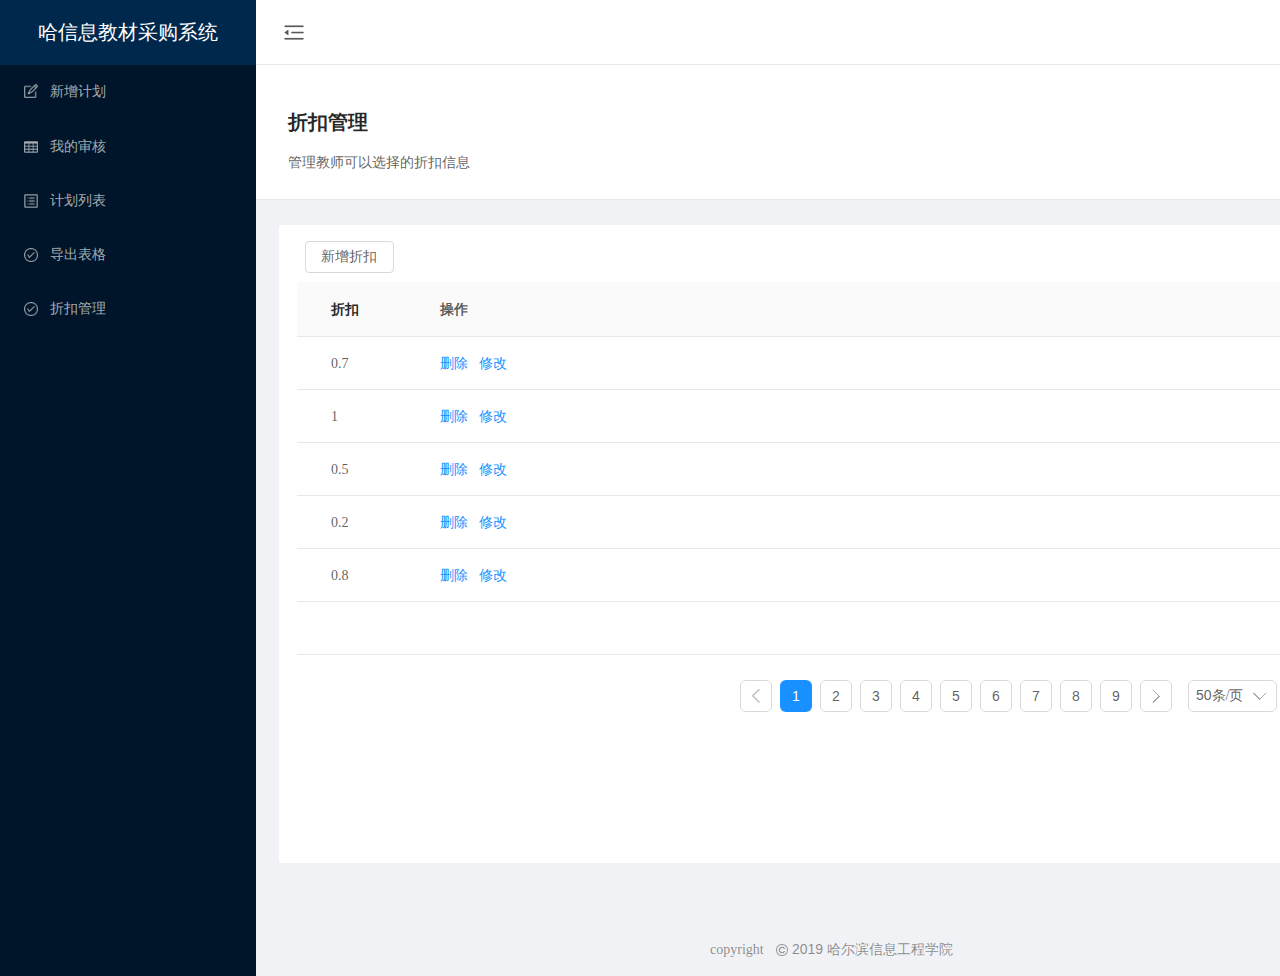
<file: docs/折扣管理.html>
﻿<!DOCTYPE html>
<html>
  <head>
    <title>折扣管理</title>
    <meta http-equiv="X-UA-Compatible" content="IE=edge"/>
    <meta http-equiv="content-type" content="text/html; charset=utf-8"/>
    <meta name="apple-mobile-web-app-capable" content="yes"/>
    <link href="resources/css/jquery-ui-themes.css" type="text/css" rel="stylesheet"/>
    <link href="resources/css/axure_rp_page.css" type="text/css" rel="stylesheet"/>
    <link href="data/styles.css" type="text/css" rel="stylesheet"/>
    <link href="files/折扣管理/styles.css" type="text/css" rel="stylesheet"/>
    <script src="resources/scripts/jquery-1.7.1.min.js"></script>
    <script src="resources/scripts/jquery-ui-1.8.10.custom.min.js"></script>
    <script src="resources/scripts/axure/axQuery.js"></script>
    <script src="resources/scripts/axure/globals.js"></script>
    <script src="resources/scripts/axutils.js"></script>
    <script src="resources/scripts/axure/annotation.js"></script>
    <script src="resources/scripts/axure/axQuery.std.js"></script>
    <script src="resources/scripts/axure/doc.js"></script>
    <script src="data/document.js"></script>
    <script src="resources/scripts/messagecenter.js"></script>
    <script src="resources/scripts/axure/events.js"></script>
    <script src="resources/scripts/axure/recording.js"></script>
    <script src="resources/scripts/axure/action.js"></script>
    <script src="resources/scripts/axure/expr.js"></script>
    <script src="resources/scripts/axure/geometry.js"></script>
    <script src="resources/scripts/axure/flyout.js"></script>
    <script src="resources/scripts/axure/ie.js"></script>
    <script src="resources/scripts/axure/model.js"></script>
    <script src="resources/scripts/axure/repeater.js"></script>
    <script src="resources/scripts/axure/sto.js"></script>
    <script src="resources/scripts/axure/utils.temp.js"></script>
    <script src="resources/scripts/axure/variables.js"></script>
    <script src="resources/scripts/axure/drag.js"></script>
    <script src="resources/scripts/axure/move.js"></script>
    <script src="resources/scripts/axure/visibility.js"></script>
    <script src="resources/scripts/axure/style.js"></script>
    <script src="resources/scripts/axure/adaptive.js"></script>
    <script src="resources/scripts/axure/tree.js"></script>
    <script src="resources/scripts/axure/init.temp.js"></script>
    <script src="files/折扣管理/data.js"></script>
    <script src="resources/scripts/axure/legacy.js"></script>
    <script src="resources/scripts/axure/viewer.js"></script>
    <script src="resources/scripts/axure/math.js"></script>
    <script type="text/javascript">
      $axure.utils.getTransparentGifPath = function() { return 'resources/images/transparent.gif'; };
      $axure.utils.getOtherPath = function() { return 'resources/Other.html'; };
      $axure.utils.getReloadPath = function() { return 'resources/reload.html'; };
    </script>
  </head>
  <body>
    <div id="base" class="">

      <!-- Unnamed (组合) -->
      <div id="u719" class="ax_default">

        <!-- Unnamed (矩形) -->
        <div id="u720" class="ax_default shape">
          <div id="u720_div" class=""></div>
          <!-- Unnamed () -->
          <div id="u721" class="text" style="visibility: visible;">
            <p><span>`</span></p>
          </div>
        </div>

        <!-- Unnamed (矩形) -->
        <div id="u722" class="ax_default box_1">
          <div id="u722_div" class=""></div>
          <!-- Unnamed () -->
          <div id="u723" class="text" style="display: none; visibility: hidden">
            <p><span></span></p>
          </div>
        </div>
      </div>

      <!-- 导航和菜单 (组合) -->
      <div id="u724" class="ax_default" data-label="导航和菜单">

        <!-- 导航 (组合) -->
        <div id="u725" class="ax_default" data-label="导航">

          <!-- Unnamed (矩形) -->
          <div id="u726" class="ax_default box_1">
            <div id="u726_div" class=""></div>
            <!-- Unnamed () -->
            <div id="u727" class="text" style="visibility: visible;">
              <p><span>哈信息教材采购系统</span></p>
            </div>
          </div>

          <!-- Unnamed (组合) -->
          <div id="u728" class="ax_default">

            <!-- 新增计划 (组合) -->
            <div id="u729" class="ax_default" data-label="新增计划">

              <!-- Unnamed (矩形) -->
              <div id="u730" class="ax_default box_2">
                <div id="u730_div" class=""></div>
                <!-- Unnamed () -->
                <div id="u731" class="text" style="visibility: visible;">
                  <p><span>新增计划</span></p>
                </div>
              </div>

              <!-- Unnamed (图片) -->
              <div id="u732" class="ax_default image">
                <img id="u732_img" class="img " src="images/新增计划/u138.png"/>
                <!-- Unnamed () -->
                <div id="u733" class="text" style="display: none; visibility: hidden">
                  <p><span></span></p>
                </div>
              </div>
            </div>

            <!-- 我的审核 (组合) -->
            <div id="u734" class="ax_default" data-label="我的审核">

              <!-- Unnamed (矩形) -->
              <div id="u735" class="ax_default box_2">
                <div id="u735_div" class=""></div>
                <!-- Unnamed () -->
                <div id="u736" class="text" style="visibility: visible;">
                  <p><span>我的审核</span></p>
                </div>
              </div>

              <!-- Unnamed (图片) -->
              <div id="u737" class="ax_default image">
                <img id="u737_img" class="img " src="images/新增计划/u143.png"/>
                <!-- Unnamed () -->
                <div id="u738" class="text" style="display: none; visibility: hidden">
                  <p><span></span></p>
                </div>
              </div>
            </div>

            <!-- 计划列表 (组合) -->
            <div id="u739" class="ax_default" data-label="计划列表">

              <!-- Unnamed (矩形) -->
              <div id="u740" class="ax_default box_2">
                <div id="u740_div" class=""></div>
                <!-- Unnamed () -->
                <div id="u741" class="text" style="visibility: visible;">
                  <p><span>计划列表</span></p>
                </div>
              </div>

              <!-- Unnamed (图片) -->
              <div id="u742" class="ax_default image">
                <img id="u742_img" class="img " src="images/新增计划/u148.png"/>
                <!-- Unnamed () -->
                <div id="u743" class="text" style="display: none; visibility: hidden">
                  <p><span></span></p>
                </div>
              </div>
            </div>

            <!-- 导出表格 (组合) -->
            <div id="u744" class="ax_default" data-label="导出表格">

              <!-- Unnamed (矩形) -->
              <div id="u745" class="ax_default box_2">
                <div id="u745_div" class=""></div>
                <!-- Unnamed () -->
                <div id="u746" class="text" style="visibility: visible;">
                  <p><span>导出表格</span></p>
                </div>
              </div>

              <!-- Unnamed (图片) -->
              <div id="u747" class="ax_default image">
                <img id="u747_img" class="img " src="images/新增计划/u153.png"/>
                <!-- Unnamed () -->
                <div id="u748" class="text" style="display: none; visibility: hidden">
                  <p><span></span></p>
                </div>
              </div>
            </div>

            <!-- 折扣管理 (组合) -->
            <div id="u749" class="ax_default" data-label="折扣管理">

              <!-- Unnamed (矩形) -->
              <div id="u750" class="ax_default box_2">
                <div id="u750_div" class=""></div>
                <!-- Unnamed () -->
                <div id="u751" class="text" style="visibility: visible;">
                  <p><span>折扣管理</span></p>
                </div>
              </div>

              <!-- Unnamed (图片) -->
              <div id="u752" class="ax_default image">
                <img id="u752_img" class="img " src="images/新增计划/u153.png"/>
                <!-- Unnamed () -->
                <div id="u753" class="text" style="display: none; visibility: hidden">
                  <p><span></span></p>
                </div>
              </div>
            </div>
          </div>
        </div>

        <!-- 菜单 (组合) -->
        <div id="u754" class="ax_default" data-label="菜单">

          <!-- Unnamed (矩形) -->
          <div id="u755" class="ax_default box_2">
            <div id="u755_div" class=""></div>
            <!-- Unnamed () -->
            <div id="u756" class="text" style="display: none; visibility: hidden">
              <p><span></span></p>
            </div>
          </div>

          <!-- Unnamed (图片) -->
          <div id="u757" class="ax_default image">
            <img id="u757_img" class="img " src="images/新增计划/u163.png"/>
            <!-- Unnamed () -->
            <div id="u758" class="text" style="display: none; visibility: hidden">
              <p><span></span></p>
            </div>
          </div>

          <!-- Unnamed (组合) -->
          <div id="u759" class="ax_default">

            <!-- Unnamed (矩形) -->
            <div id="u760" class="ax_default label">
              <div id="u760_div" class=""></div>
              <!-- Unnamed () -->
              <div id="u761" class="text" style="visibility: visible;">
                <p><span>教务处：舒露</span></p>
              </div>
            </div>
          </div>
        </div>
      </div>

      <!-- 内容 (组合) -->
      <div id="u762" class="ax_default" data-label="内容">

        <!-- 白板 (矩形) -->
        <div id="u763" class="ax_default shape" data-label="白板">
          <div id="u763_div" class=""></div>
          <!-- Unnamed () -->
          <div id="u764" class="text" style="display: none; visibility: hidden">
            <p><span></span></p>
          </div>
        </div>

        <!-- 版心 (组合) -->
        <div id="u765" class="ax_default" data-label="版心">

          <!-- Unnamed (组合) -->
          <div id="u766" class="ax_default">

            <!-- Unnamed (组合) -->
            <div id="u767" class="ax_default">

              <!-- Unnamed (矩形) -->
              <div id="u768" class="ax_default shape">
                <div id="u768_div" class=""></div>
                <!-- Unnamed () -->
                <div id="u769" class="text" style="display: none; visibility: hidden">
                  <p><span></span></p>
                </div>
              </div>

              <!-- Unnamed (矩形) -->
              <div id="u770" class="ax_default shape">
                <div id="u770_div" class=""></div>
                <!-- Unnamed () -->
                <div id="u771" class="text" style="display: none; visibility: hidden">
                  <p><span></span></p>
                </div>
              </div>

              <!-- Unnamed (矩形) -->
              <div id="u772" class="ax_default shape">
                <div id="u772_div" class=""></div>
                <!-- Unnamed () -->
                <div id="u773" class="text" style="display: none; visibility: hidden">
                  <p><span></span></p>
                </div>
              </div>

              <!-- Unnamed (矩形) -->
              <div id="u774" class="ax_default shape">
                <div id="u774_div" class=""></div>
                <!-- Unnamed () -->
                <div id="u775" class="text" style="display: none; visibility: hidden">
                  <p><span></span></p>
                </div>
              </div>

              <!-- Unnamed (矩形) -->
              <div id="u776" class="ax_default shape">
                <div id="u776_div" class=""></div>
                <!-- Unnamed () -->
                <div id="u777" class="text" style="display: none; visibility: hidden">
                  <p><span></span></p>
                </div>
              </div>

              <!-- Unnamed (矩形) -->
              <div id="u778" class="ax_default shape">
                <div id="u778_div" class=""></div>
                <!-- Unnamed () -->
                <div id="u779" class="text" style="display: none; visibility: hidden">
                  <p><span></span></p>
                </div>
              </div>
            </div>

            <!-- Unnamed (组合) -->
            <div id="u780" class="ax_default">

              <!-- Unnamed (矩形) -->
              <div id="u781" class="ax_default shape">
                <div id="u781_div" class=""></div>
                <!-- Unnamed () -->
                <div id="u782" class="text" style="visibility: visible;">
                  <p><span>折扣</span></p>
                </div>
              </div>

              <!-- Unnamed (矩形) -->
              <div id="u783" class="ax_default shape">
                <div id="u783_div" class=""></div>
                <!-- Unnamed () -->
                <div id="u784" class="text" style="visibility: visible;">
                  <p><span>0.7</span></p><p><span>1</span></p><p><span>0.5</span></p><p><span>0.2</span></p><p><span>0.8</span></p>
                </div>
              </div>
            </div>

            <!-- Unnamed (组合) -->
            <div id="u785" class="ax_default">

              <!-- Unnamed (矩形) -->
              <div id="u786" class="ax_default shape">
                <div id="u786_div" class=""></div>
                <!-- Unnamed () -->
                <div id="u787" class="text" style="visibility: visible;">
                  <p><span>操作</span></p>
                </div>
              </div>

              <!-- Unnamed (矩形) -->
              <div id="u788" class="ax_default shape">
                <div id="u788_div" class=""></div>
                <!-- Unnamed () -->
                <div id="u789" class="text" style="visibility: visible;">
                  <p><span>删除&nbsp;&nbsp; 修改</span></p><p><span>删除&nbsp;&nbsp; 修改</span></p><p><span>删除&nbsp;&nbsp; 修改</span></p><p><span>删除&nbsp;&nbsp; 修改</span></p><p><span>删除&nbsp;&nbsp; 修改</span></p>
                </div>
              </div>
            </div>

            <!-- Unnamed (矩形) -->
            <div id="u790" class="ax_default shape">
              <div id="u790_div" class=""></div>
              <!-- Unnamed () -->
              <div id="u791" class="text" style="visibility: visible;">
                <p><span>新增折扣</span></p>
              </div>
            </div>
          </div>

          <!-- 分页 (组合) -->
          <div id="u792" class="ax_default" data-label="分页">

            <!-- Unnamed (矩形) -->
            <div id="u793" class="ax_default shape">
              <div id="u793_div" class=""></div>
              <!-- Unnamed () -->
              <div id="u794" class="text" style="visibility: visible;">
                <p><span>1</span></p>
              </div>
            </div>

            <!-- Unnamed (矩形) -->
            <div id="u795" class="ax_default shape">
              <div id="u795_div" class=""></div>
              <!-- Unnamed () -->
              <div id="u796" class="text" style="visibility: visible;">
                <p><span>2</span></p>
              </div>
            </div>

            <!-- Unnamed (矩形) -->
            <div id="u797" class="ax_default shape">
              <div id="u797_div" class=""></div>
              <!-- Unnamed () -->
              <div id="u798" class="text" style="visibility: visible;">
                <p><span>3</span></p>
              </div>
            </div>

            <!-- Unnamed (矩形) -->
            <div id="u799" class="ax_default shape">
              <div id="u799_div" class=""></div>
              <!-- Unnamed () -->
              <div id="u800" class="text" style="visibility: visible;">
                <p><span>4</span></p>
              </div>
            </div>

            <!-- Unnamed (矩形) -->
            <div id="u801" class="ax_default shape">
              <div id="u801_div" class=""></div>
              <!-- Unnamed () -->
              <div id="u802" class="text" style="visibility: visible;">
                <p><span>5</span></p>
              </div>
            </div>

            <!-- Unnamed (矩形) -->
            <div id="u803" class="ax_default shape">
              <div id="u803_div" class=""></div>
              <!-- Unnamed () -->
              <div id="u804" class="text" style="visibility: visible;">
                <p><span>9</span></p>
              </div>
            </div>

            <!-- Unnamed (矩形) -->
            <div id="u805" class="ax_default paragraph">
              <div id="u805_div" class=""></div>
              <!-- Unnamed () -->
              <div id="u806" class="text" style="visibility: visible;">
                <p><span>跳至</span></p>
              </div>
            </div>

            <!-- Unnamed (矩形) -->
            <div id="u807" class="ax_default shape">
              <div id="u807_div" class=""></div>
              <!-- Unnamed () -->
              <div id="u808" class="text" style="visibility: visible;">
                <p><span>5</span></p>
              </div>
            </div>

            <!-- Unnamed (矩形) -->
            <div id="u809" class="ax_default paragraph">
              <div id="u809_div" class=""></div>
              <!-- Unnamed () -->
              <div id="u810" class="text" style="visibility: visible;">
                <p><span>页</span></p>
              </div>
            </div>

            <!-- Unnamed (矩形) -->
            <div id="u811" class="ax_default shape">
              <div id="u811_div" class=""></div>
              <!-- Unnamed () -->
              <div id="u812" class="text" style="visibility: visible;">
                <p><span>8</span></p>
              </div>
            </div>

            <!-- Unnamed (矩形) -->
            <div id="u813" class="ax_default shape">
              <div id="u813_div" class=""></div>
              <!-- Unnamed () -->
              <div id="u814" class="text" style="visibility: visible;">
                <p><span>7</span></p>
              </div>
            </div>

            <!-- Unnamed (矩形) -->
            <div id="u815" class="ax_default shape">
              <div id="u815_div" class=""></div>
              <!-- Unnamed () -->
              <div id="u816" class="text" style="visibility: visible;">
                <p><span>6</span></p>
              </div>
            </div>

            <!-- Unnamed (组合) -->
            <div id="u817" class="ax_default">

              <!-- Unnamed (矩形) -->
              <div id="u818" class="ax_default shape">
                <div id="u818_div" class=""></div>
                <!-- Unnamed () -->
                <div id="u819" class="text" style="visibility: visible;">
                  <p><span style="font-family:'Arial Normal', 'Arial';">50</span><span style="font-family:'Microsoft YaHei Regular', 'Microsoft YaHei';">条/页</span></p>
                </div>
              </div>

              <!-- Unnamed (图片) -->
              <div id="u820" class="ax_default image">
                <img id="u820_img" class="img " src="images/我的审核/u350.png"/>
                <!-- Unnamed () -->
                <div id="u821" class="text" style="display: none; visibility: hidden">
                  <p><span></span></p>
                </div>
              </div>
            </div>

            <!-- Unnamed (组合) -->
            <div id="u822" class="ax_default">

              <!-- Unnamed (矩形) -->
              <div id="u823" class="ax_default shape">
                <div id="u823_div" class=""></div>
                <!-- Unnamed () -->
                <div id="u824" class="text" style="display: none; visibility: hidden">
                  <p><span></span></p>
                </div>
              </div>

              <!-- Unnamed (图片) -->
              <div id="u825" class="ax_default image">
                <img id="u825_img" class="img " src="images/我的审核/u355.png"/>
                <!-- Unnamed () -->
                <div id="u826" class="text" style="display: none; visibility: hidden">
                  <p><span></span></p>
                </div>
              </div>
            </div>

            <!-- Unnamed (组合) -->
            <div id="u827" class="ax_default">

              <!-- Unnamed (矩形) -->
              <div id="u828" class="ax_default shape">
                <div id="u828_div" class=""></div>
                <!-- Unnamed () -->
                <div id="u829" class="text" style="display: none; visibility: hidden">
                  <p><span></span></p>
                </div>
              </div>

              <!-- Unnamed (图片) -->
              <div id="u830" class="ax_default image">
                <img id="u830_img" class="img " src="images/我的审核/u350.png"/>
                <!-- Unnamed () -->
                <div id="u831" class="text" style="display: none; visibility: hidden">
                  <p><span></span></p>
                </div>
              </div>
            </div>
          </div>
        </div>
      </div>

      <!-- 尾部声明 (组合) -->
      <div id="u832" class="ax_default" data-label="尾部声明">

        <!-- Unnamed (组合) -->
        <div id="u833" class="ax_default">

          <!-- Unnamed (组合) -->
          <div id="u834" class="ax_default">

            <!-- Unnamed (组合) -->
            <div id="u835" class="ax_default">

              <!-- Unnamed (矩形) -->
              <div id="u836" class="ax_default heading_1">
                <div id="u836_div" class=""></div>
                <!-- Unnamed () -->
                <div id="u837" class="text" style="visibility: visible;">
                  <p><span style="font-family:'Arial Normal', 'Arial';">2019</span><span style="font-family:'Microsoft YaHei Regular', 'Microsoft YaHei';"> 哈尔滨信息工程学院</span></p>
                </div>
              </div>
            </div>

            <!-- Unnamed (图片) -->
            <div id="u838" class="ax_default image">
              <img id="u838_img" class="img " src="images/新增计划/u246.png"/>
              <!-- Unnamed () -->
              <div id="u839" class="text" style="display: none; visibility: hidden">
                <p><span></span></p>
              </div>
            </div>

            <!-- Unnamed (组合) -->
            <div id="u840" class="ax_default">

              <!-- Unnamed (矩形) -->
              <div id="u841" class="ax_default heading_1">
                <div id="u841_div" class=""></div>
                <!-- Unnamed () -->
                <div id="u842" class="text" style="visibility: visible;">
                  <p><span>copyright</span></p>
                </div>
              </div>
            </div>
          </div>

          <!-- Unnamed (矩形) -->
          <div id="u843" class="ax_default box_2">
            <div id="u843_div" class=""></div>
            <!-- Unnamed () -->
            <div id="u844" class="text" style="visibility: visible;">
              <p><span>48</span></p>
            </div>
          </div>

          <!-- Unnamed (矩形) -->
          <div id="u845" class="ax_default box_2">
            <div id="u845_div" class=""></div>
            <!-- Unnamed () -->
            <div id="u846" class="text" style="visibility: visible;">
              <p><span>16</span></p>
            </div>
          </div>
        </div>
      </div>

      <!-- Unnamed (组合) -->
      <div id="u847" class="ax_default">

        <!-- Unnamed (矩形) -->
        <div id="u848" class="ax_default box_2">
          <div id="u848_div" class=""></div>
          <!-- Unnamed () -->
          <div id="u849" class="text" style="display: none; visibility: hidden">
            <p><span></span></p>
          </div>
        </div>

        <!-- Unnamed (矩形) -->
        <div id="u850" class="ax_default label">
          <div id="u850_div" class=""></div>
          <!-- Unnamed () -->
          <div id="u851" class="text" style="visibility: visible;">
            <p><span>折扣管理</span></p>
          </div>
        </div>

        <!-- Unnamed (矩形) -->
        <div id="u852" class="ax_default label">
          <div id="u852_div" class=""></div>
          <!-- Unnamed () -->
          <div id="u853" class="text" style="visibility: visible;">
            <p><span>管理教师可以选择的折扣信息</span></p>
          </div>
        </div>
      </div>
    </div>
  </body>
</html>
</file>
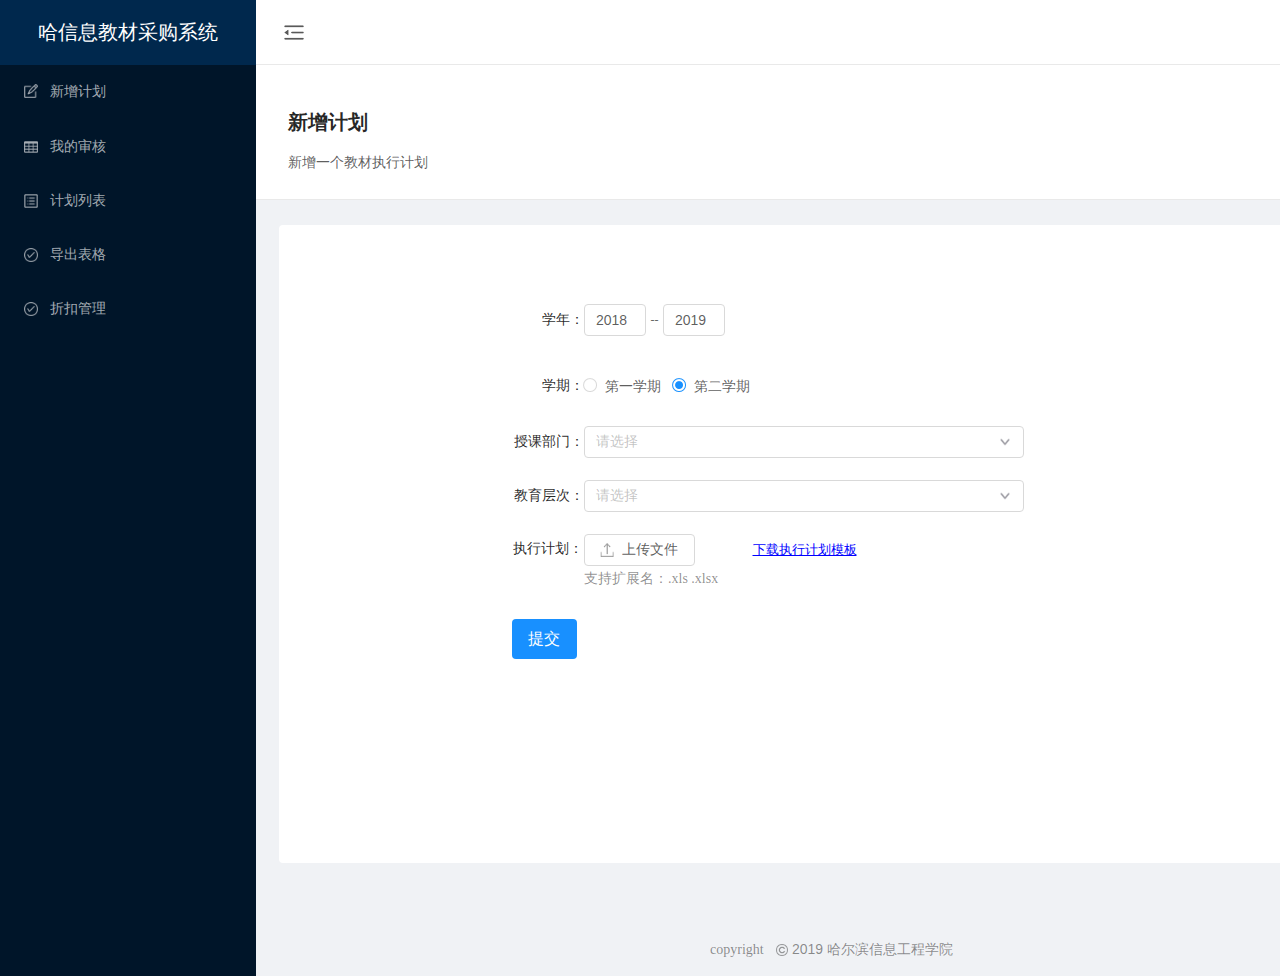
<file: docs/新增计划.html>
﻿<!DOCTYPE html>
<html>
  <head>
    <title>新增计划</title>
    <meta http-equiv="X-UA-Compatible" content="IE=edge"/>
    <meta http-equiv="content-type" content="text/html; charset=utf-8"/>
    <meta name="apple-mobile-web-app-capable" content="yes"/>
    <link href="resources/css/jquery-ui-themes.css" type="text/css" rel="stylesheet"/>
    <link href="resources/css/axure_rp_page.css" type="text/css" rel="stylesheet"/>
    <link href="data/styles.css" type="text/css" rel="stylesheet"/>
    <link href="files/新增计划/styles.css" type="text/css" rel="stylesheet"/>
    <script src="resources/scripts/jquery-1.7.1.min.js"></script>
    <script src="resources/scripts/jquery-ui-1.8.10.custom.min.js"></script>
    <script src="resources/scripts/axure/axQuery.js"></script>
    <script src="resources/scripts/axure/globals.js"></script>
    <script src="resources/scripts/axutils.js"></script>
    <script src="resources/scripts/axure/annotation.js"></script>
    <script src="resources/scripts/axure/axQuery.std.js"></script>
    <script src="resources/scripts/axure/doc.js"></script>
    <script src="data/document.js"></script>
    <script src="resources/scripts/messagecenter.js"></script>
    <script src="resources/scripts/axure/events.js"></script>
    <script src="resources/scripts/axure/recording.js"></script>
    <script src="resources/scripts/axure/action.js"></script>
    <script src="resources/scripts/axure/expr.js"></script>
    <script src="resources/scripts/axure/geometry.js"></script>
    <script src="resources/scripts/axure/flyout.js"></script>
    <script src="resources/scripts/axure/ie.js"></script>
    <script src="resources/scripts/axure/model.js"></script>
    <script src="resources/scripts/axure/repeater.js"></script>
    <script src="resources/scripts/axure/sto.js"></script>
    <script src="resources/scripts/axure/utils.temp.js"></script>
    <script src="resources/scripts/axure/variables.js"></script>
    <script src="resources/scripts/axure/drag.js"></script>
    <script src="resources/scripts/axure/move.js"></script>
    <script src="resources/scripts/axure/visibility.js"></script>
    <script src="resources/scripts/axure/style.js"></script>
    <script src="resources/scripts/axure/adaptive.js"></script>
    <script src="resources/scripts/axure/tree.js"></script>
    <script src="resources/scripts/axure/init.temp.js"></script>
    <script src="files/新增计划/data.js"></script>
    <script src="resources/scripts/axure/legacy.js"></script>
    <script src="resources/scripts/axure/viewer.js"></script>
    <script src="resources/scripts/axure/math.js"></script>
    <script type="text/javascript">
      $axure.utils.getTransparentGifPath = function() { return 'resources/images/transparent.gif'; };
      $axure.utils.getOtherPath = function() { return 'resources/Other.html'; };
      $axure.utils.getReloadPath = function() { return 'resources/reload.html'; };
    </script>
  </head>
  <body>
    <div id="base" class="">

      <!-- Unnamed (组合) -->
      <div id="u125" class="ax_default">

        <!-- Unnamed (矩形) -->
        <div id="u126" class="ax_default shape">
          <div id="u126_div" class=""></div>
          <!-- Unnamed () -->
          <div id="u127" class="text" style="visibility: visible;">
            <p><span>`</span></p>
          </div>
        </div>

        <!-- Unnamed (矩形) -->
        <div id="u128" class="ax_default box_1">
          <div id="u128_div" class=""></div>
          <!-- Unnamed () -->
          <div id="u129" class="text" style="display: none; visibility: hidden">
            <p><span></span></p>
          </div>
        </div>
      </div>

      <!-- 导航和菜单 (组合) -->
      <div id="u130" class="ax_default" data-label="导航和菜单">

        <!-- 导航 (组合) -->
        <div id="u131" class="ax_default" data-label="导航">

          <!-- Unnamed (矩形) -->
          <div id="u132" class="ax_default box_1">
            <div id="u132_div" class=""></div>
            <!-- Unnamed () -->
            <div id="u133" class="text" style="visibility: visible;">
              <p><span>哈信息教材采购系统</span></p>
            </div>
          </div>

          <!-- Unnamed (组合) -->
          <div id="u134" class="ax_default">

            <!-- 新增计划 (组合) -->
            <div id="u135" class="ax_default" data-label="新增计划">

              <!-- Unnamed (矩形) -->
              <div id="u136" class="ax_default box_2">
                <div id="u136_div" class=""></div>
                <!-- Unnamed () -->
                <div id="u137" class="text" style="visibility: visible;">
                  <p><span>新增计划</span></p>
                </div>
              </div>

              <!-- Unnamed (图片) -->
              <div id="u138" class="ax_default image">
                <img id="u138_img" class="img " src="images/新增计划/u138.png"/>
                <!-- Unnamed () -->
                <div id="u139" class="text" style="display: none; visibility: hidden">
                  <p><span></span></p>
                </div>
              </div>
            </div>

            <!-- 我的审核 (组合) -->
            <div id="u140" class="ax_default" data-label="我的审核">

              <!-- Unnamed (矩形) -->
              <div id="u141" class="ax_default box_2">
                <div id="u141_div" class=""></div>
                <!-- Unnamed () -->
                <div id="u142" class="text" style="visibility: visible;">
                  <p><span>我的审核</span></p>
                </div>
              </div>

              <!-- Unnamed (图片) -->
              <div id="u143" class="ax_default image">
                <img id="u143_img" class="img " src="images/新增计划/u143.png"/>
                <!-- Unnamed () -->
                <div id="u144" class="text" style="display: none; visibility: hidden">
                  <p><span></span></p>
                </div>
              </div>
            </div>

            <!-- 计划列表 (组合) -->
            <div id="u145" class="ax_default" data-label="计划列表">

              <!-- Unnamed (矩形) -->
              <div id="u146" class="ax_default box_2">
                <div id="u146_div" class=""></div>
                <!-- Unnamed () -->
                <div id="u147" class="text" style="visibility: visible;">
                  <p><span>计划列表</span></p>
                </div>
              </div>

              <!-- Unnamed (图片) -->
              <div id="u148" class="ax_default image">
                <img id="u148_img" class="img " src="images/新增计划/u148.png"/>
                <!-- Unnamed () -->
                <div id="u149" class="text" style="display: none; visibility: hidden">
                  <p><span></span></p>
                </div>
              </div>
            </div>

            <!-- 导出表格 (组合) -->
            <div id="u150" class="ax_default" data-label="导出表格">

              <!-- Unnamed (矩形) -->
              <div id="u151" class="ax_default box_2">
                <div id="u151_div" class=""></div>
                <!-- Unnamed () -->
                <div id="u152" class="text" style="visibility: visible;">
                  <p><span>导出表格</span></p>
                </div>
              </div>

              <!-- Unnamed (图片) -->
              <div id="u153" class="ax_default image">
                <img id="u153_img" class="img " src="images/新增计划/u153.png"/>
                <!-- Unnamed () -->
                <div id="u154" class="text" style="display: none; visibility: hidden">
                  <p><span></span></p>
                </div>
              </div>
            </div>

            <!-- 折扣管理 (组合) -->
            <div id="u155" class="ax_default" data-label="折扣管理">

              <!-- Unnamed (矩形) -->
              <div id="u156" class="ax_default box_2">
                <div id="u156_div" class=""></div>
                <!-- Unnamed () -->
                <div id="u157" class="text" style="visibility: visible;">
                  <p><span>折扣管理</span></p>
                </div>
              </div>

              <!-- Unnamed (图片) -->
              <div id="u158" class="ax_default image">
                <img id="u158_img" class="img " src="images/新增计划/u153.png"/>
                <!-- Unnamed () -->
                <div id="u159" class="text" style="display: none; visibility: hidden">
                  <p><span></span></p>
                </div>
              </div>
            </div>
          </div>
        </div>

        <!-- 菜单 (组合) -->
        <div id="u160" class="ax_default" data-label="菜单">

          <!-- Unnamed (矩形) -->
          <div id="u161" class="ax_default box_2">
            <div id="u161_div" class=""></div>
            <!-- Unnamed () -->
            <div id="u162" class="text" style="display: none; visibility: hidden">
              <p><span></span></p>
            </div>
          </div>

          <!-- Unnamed (图片) -->
          <div id="u163" class="ax_default image">
            <img id="u163_img" class="img " src="images/新增计划/u163.png"/>
            <!-- Unnamed () -->
            <div id="u164" class="text" style="display: none; visibility: hidden">
              <p><span></span></p>
            </div>
          </div>

          <!-- Unnamed (组合) -->
          <div id="u165" class="ax_default">

            <!-- Unnamed (矩形) -->
            <div id="u166" class="ax_default label">
              <div id="u166_div" class=""></div>
              <!-- Unnamed () -->
              <div id="u167" class="text" style="visibility: visible;">
                <p><span>教务处：舒露</span></p>
              </div>
            </div>
          </div>
        </div>
      </div>

      <!-- 内容 (组合) -->
      <div id="u168" class="ax_default" data-label="内容">

        <!-- 白板 (矩形) -->
        <div id="u169" class="ax_default shape" data-label="白板">
          <div id="u169_div" class=""></div>
          <!-- Unnamed () -->
          <div id="u170" class="text" style="display: none; visibility: hidden">
            <p><span></span></p>
          </div>
        </div>

        <!-- 版心 (组合) -->
        <div id="u171" class="ax_default" data-label="版心">

          <!-- Unnamed (组合) -->
          <div id="u172" class="ax_default">

            <!-- Unnamed (组合) -->
            <div id="u173" class="ax_default">

              <!-- Unnamed (组合) -->
              <div id="u174" class="ax_default">

                <!-- Unnamed (矩形) -->
                <div id="u175" class="ax_default heading_2">
                  <div id="u175_div" class=""></div>
                  <!-- Unnamed () -->
                  <div id="u176" class="text" style="visibility: visible;">
                    <p><span>第一学期</span></p>
                  </div>
                </div>
              </div>

              <!-- Unnamed (椭圆形) -->
              <div id="u177" class="ax_default ellipse">
                <img id="u177_img" class="img " src="images/新增计划/u177.png"/>
                <!-- Unnamed () -->
                <div id="u178" class="text" style="display: none; visibility: hidden">
                  <p><span></span></p>
                </div>
              </div>
            </div>

            <!-- Unnamed (矩形) -->
            <div id="u179" class="ax_default heading_1">
              <div id="u179_div" class=""></div>
              <!-- Unnamed () -->
              <div id="u180" class="text" style="visibility: visible;">
                <p><span>学期：</span></p>
              </div>
            </div>

            <!-- Unnamed (组合) -->
            <div id="u181" class="ax_default">

              <!-- Unnamed (组合) -->
              <div id="u182" class="ax_default">

                <!-- Unnamed (矩形) -->
                <div id="u183" class="ax_default heading_2">
                  <div id="u183_div" class=""></div>
                  <!-- Unnamed () -->
                  <div id="u184" class="text" style="visibility: visible;">
                    <p><span>第二学期</span></p>
                  </div>
                </div>
              </div>

              <!-- Unnamed (椭圆形) -->
              <div id="u185" class="ax_default ellipse">
                <img id="u185_img" class="img " src="images/新增计划/u185.png"/>
                <!-- Unnamed () -->
                <div id="u186" class="text" style="display: none; visibility: hidden">
                  <p><span></span></p>
                </div>
              </div>

              <!-- Unnamed (椭圆形) -->
              <div id="u187" class="ax_default ellipse">
                <img id="u187_img" class="img " src="images/新增计划/u187.png"/>
                <!-- Unnamed () -->
                <div id="u188" class="text" style="display: none; visibility: hidden">
                  <p><span></span></p>
                </div>
              </div>
            </div>

            <!-- Unnamed (矩形) -->
            <div id="u189" class="ax_default paragraph">
              <div id="u189_div" class=""></div>
              <!-- Unnamed () -->
              <div id="u190" class="text" style="visibility: visible;">
                <p><span>&nbsp;</span></p>
              </div>
            </div>
          </div>

          <!-- Unnamed (组合) -->
          <div id="u191" class="ax_default">

            <!-- Unnamed (矩形) -->
            <div id="u192" class="ax_default paragraph">
              <div id="u192_div" class=""></div>
              <!-- Unnamed () -->
              <div id="u193" class="text" style="visibility: visible;">
                <p><span>--</span></p>
              </div>
            </div>

            <!-- Unnamed (矩形) -->
            <div id="u194" class="ax_default shape">
              <div id="u194_div" class=""></div>
              <!-- Unnamed () -->
              <div id="u195" class="text" style="visibility: visible;">
                <p><span>2019</span></p>
              </div>
            </div>

            <!-- Unnamed (矩形) -->
            <div id="u196" class="ax_default paragraph">
              <div id="u196_div" class=""></div>
              <!-- Unnamed () -->
              <div id="u197" class="text" style="display: none; visibility: hidden">
                <p><span></span></p>
              </div>
            </div>

            <!-- Unnamed (矩形) -->
            <div id="u198" class="ax_default heading_1">
              <div id="u198_div" class=""></div>
              <!-- Unnamed () -->
              <div id="u199" class="text" style="visibility: visible;">
                <p><span>学年：</span></p>
              </div>
            </div>

            <!-- Unnamed (矩形) -->
            <div id="u200" class="ax_default shape">
              <div id="u200_div" class=""></div>
              <!-- Unnamed () -->
              <div id="u201" class="text" style="visibility: visible;">
                <p><span>2018</span></p>
              </div>
            </div>
          </div>

          <!-- Unnamed (组合) -->
          <div id="u202" class="ax_default">

            <!-- Unnamed (矩形) -->
            <div id="u203" class="ax_default shape">
              <div id="u203_div" class=""></div>
              <!-- Unnamed () -->
              <div id="u204" class="text" style="visibility: visible;">
                <p><span>请选择</span></p>
              </div>
            </div>

            <!-- Unnamed (矩形) -->
            <div id="u205" class="ax_default heading_1">
              <div id="u205_div" class=""></div>
              <!-- Unnamed () -->
              <div id="u206" class="text" style="visibility: visible;">
                <p><span>授课部门：</span></p>
              </div>
            </div>

            <!-- Unnamed (矩形) -->
            <div id="u207" class="ax_default paragraph">
              <div id="u207_div" class=""></div>
              <!-- Unnamed () -->
              <div id="u208" class="text" style="visibility: visible;">
                <p><span>&nbsp;</span></p>
              </div>
            </div>

            <!-- Unnamed (组合) -->
            <div id="u209" class="ax_default">

              <!-- Unnamed (图片) -->
              <div id="u210" class="ax_default image">
                <img id="u210_img" class="img " src="images/新增计划/u210.png"/>
                <!-- Unnamed () -->
                <div id="u211" class="text" style="display: none; visibility: hidden">
                  <p><span></span></p>
                </div>
              </div>

              <!-- Unnamed (矩形) -->
              <div id="u212" class="ax_default box_2">
                <div id="u212_div" class=""></div>
                <!-- Unnamed () -->
                <div id="u213" class="text" style="visibility: visible;">
                  <p><span>8</span></p>
                </div>
              </div>
            </div>
          </div>

          <!-- Unnamed (组合) -->
          <div id="u214" class="ax_default">

            <!-- Unnamed (矩形) -->
            <div id="u215" class="ax_default shape">
              <div id="u215_div" class=""></div>
              <!-- Unnamed () -->
              <div id="u216" class="text" style="visibility: visible;">
                <p><span>请选择</span></p>
              </div>
            </div>

            <!-- Unnamed (矩形) -->
            <div id="u217" class="ax_default heading_1">
              <div id="u217_div" class=""></div>
              <!-- Unnamed () -->
              <div id="u218" class="text" style="visibility: visible;">
                <p><span>教育层次：</span></p>
              </div>
            </div>

            <!-- Unnamed (矩形) -->
            <div id="u219" class="ax_default paragraph">
              <div id="u219_div" class=""></div>
              <!-- Unnamed () -->
              <div id="u220" class="text" style="visibility: visible;">
                <p><span>&nbsp;</span></p>
              </div>
            </div>

            <!-- Unnamed (组合) -->
            <div id="u221" class="ax_default">

              <!-- Unnamed (图片) -->
              <div id="u222" class="ax_default image">
                <img id="u222_img" class="img " src="images/新增计划/u210.png"/>
                <!-- Unnamed () -->
                <div id="u223" class="text" style="display: none; visibility: hidden">
                  <p><span></span></p>
                </div>
              </div>

              <!-- Unnamed (矩形) -->
              <div id="u224" class="ax_default box_2">
                <div id="u224_div" class=""></div>
                <!-- Unnamed () -->
                <div id="u225" class="text" style="visibility: visible;">
                  <p><span>8</span></p>
                </div>
              </div>
            </div>
          </div>

          <!-- Unnamed (组合) -->
          <div id="u226" class="ax_default">

            <!-- Unnamed (组合) -->
            <div id="u227" class="ax_default">

              <!-- Unnamed (矩形) -->
              <div id="u228" class="ax_default shape">
                <div id="u228_div" class=""></div>
                <!-- Unnamed () -->
                <div id="u229" class="text" style="visibility: visible;">
                  <p><span>上传文件</span></p>
                </div>
              </div>

              <!-- Unnamed (图片) -->
              <div id="u230" class="ax_default image">
                <img id="u230_img" class="img " src="images/新增计划/u230.png"/>
                <!-- Unnamed () -->
                <div id="u231" class="text" style="display: none; visibility: hidden">
                  <p><span></span></p>
                </div>
              </div>
            </div>

            <!-- Unnamed (矩形) -->
            <div id="u232" class="ax_default paragraph">
              <div id="u232_div" class=""></div>
              <!-- Unnamed () -->
              <div id="u233" class="text" style="visibility: visible;">
                <p><span>支持扩展名：.xls .xlsx</span></p>
              </div>
            </div>

            <!-- Unnamed (矩形) -->
            <div id="u234" class="ax_default heading_1">
              <div id="u234_div" class=""></div>
              <!-- Unnamed () -->
              <div id="u235" class="text" style="visibility: visible;">
                <p><span>执行计划：</span></p>
              </div>
            </div>

            <!-- Unnamed (矩形) -->
            <div id="u236" class="ax_default box_1">
              <div id="u236_div" class=""></div>
              <!-- Unnamed () -->
              <div id="u237" class="text" style="visibility: visible;">
                <p><span style="text-decoration:underline;">下载执行计划模板</span></p>
              </div>
            </div>
          </div>

          <!-- 提交按钮 (矩形) -->
          <div id="u238" class="ax_default shape" data-label="提交按钮">
            <div id="u238_div" class=""></div>
            <!-- Unnamed () -->
            <div id="u239" class="text" style="visibility: visible;">
              <p><span>提交</span></p>
            </div>
          </div>
        </div>
      </div>

      <!-- 尾部声明 (组合) -->
      <div id="u240" class="ax_default" data-label="尾部声明">

        <!-- Unnamed (组合) -->
        <div id="u241" class="ax_default">

          <!-- Unnamed (组合) -->
          <div id="u242" class="ax_default">

            <!-- Unnamed (组合) -->
            <div id="u243" class="ax_default">

              <!-- Unnamed (矩形) -->
              <div id="u244" class="ax_default heading_1">
                <div id="u244_div" class=""></div>
                <!-- Unnamed () -->
                <div id="u245" class="text" style="visibility: visible;">
                  <p><span style="font-family:'Arial Normal', 'Arial';">2019</span><span style="font-family:'Microsoft YaHei Regular', 'Microsoft YaHei';"> 哈尔滨信息工程学院</span></p>
                </div>
              </div>
            </div>

            <!-- Unnamed (图片) -->
            <div id="u246" class="ax_default image">
              <img id="u246_img" class="img " src="images/新增计划/u246.png"/>
              <!-- Unnamed () -->
              <div id="u247" class="text" style="display: none; visibility: hidden">
                <p><span></span></p>
              </div>
            </div>

            <!-- Unnamed (组合) -->
            <div id="u248" class="ax_default">

              <!-- Unnamed (矩形) -->
              <div id="u249" class="ax_default heading_1">
                <div id="u249_div" class=""></div>
                <!-- Unnamed () -->
                <div id="u250" class="text" style="visibility: visible;">
                  <p><span>copyright</span></p>
                </div>
              </div>
            </div>
          </div>

          <!-- Unnamed (矩形) -->
          <div id="u251" class="ax_default box_2">
            <div id="u251_div" class=""></div>
            <!-- Unnamed () -->
            <div id="u252" class="text" style="visibility: visible;">
              <p><span>48</span></p>
            </div>
          </div>

          <!-- Unnamed (矩形) -->
          <div id="u253" class="ax_default box_2">
            <div id="u253_div" class=""></div>
            <!-- Unnamed () -->
            <div id="u254" class="text" style="visibility: visible;">
              <p><span>16</span></p>
            </div>
          </div>
        </div>
      </div>

      <!-- Unnamed (组合) -->
      <div id="u255" class="ax_default">

        <!-- Unnamed (矩形) -->
        <div id="u256" class="ax_default box_2">
          <div id="u256_div" class=""></div>
          <!-- Unnamed () -->
          <div id="u257" class="text" style="display: none; visibility: hidden">
            <p><span></span></p>
          </div>
        </div>

        <!-- Unnamed (矩形) -->
        <div id="u258" class="ax_default label">
          <div id="u258_div" class=""></div>
          <!-- Unnamed () -->
          <div id="u259" class="text" style="visibility: visible;">
            <p><span>新增计划</span></p>
          </div>
        </div>

        <!-- Unnamed (矩形) -->
        <div id="u260" class="ax_default label">
          <div id="u260_div" class=""></div>
          <!-- Unnamed () -->
          <div id="u261" class="text" style="visibility: visible;">
            <p><span>新增一个教材执行计划</span></p>
          </div>
        </div>
      </div>
    </div>
  </body>
</html>
</file>
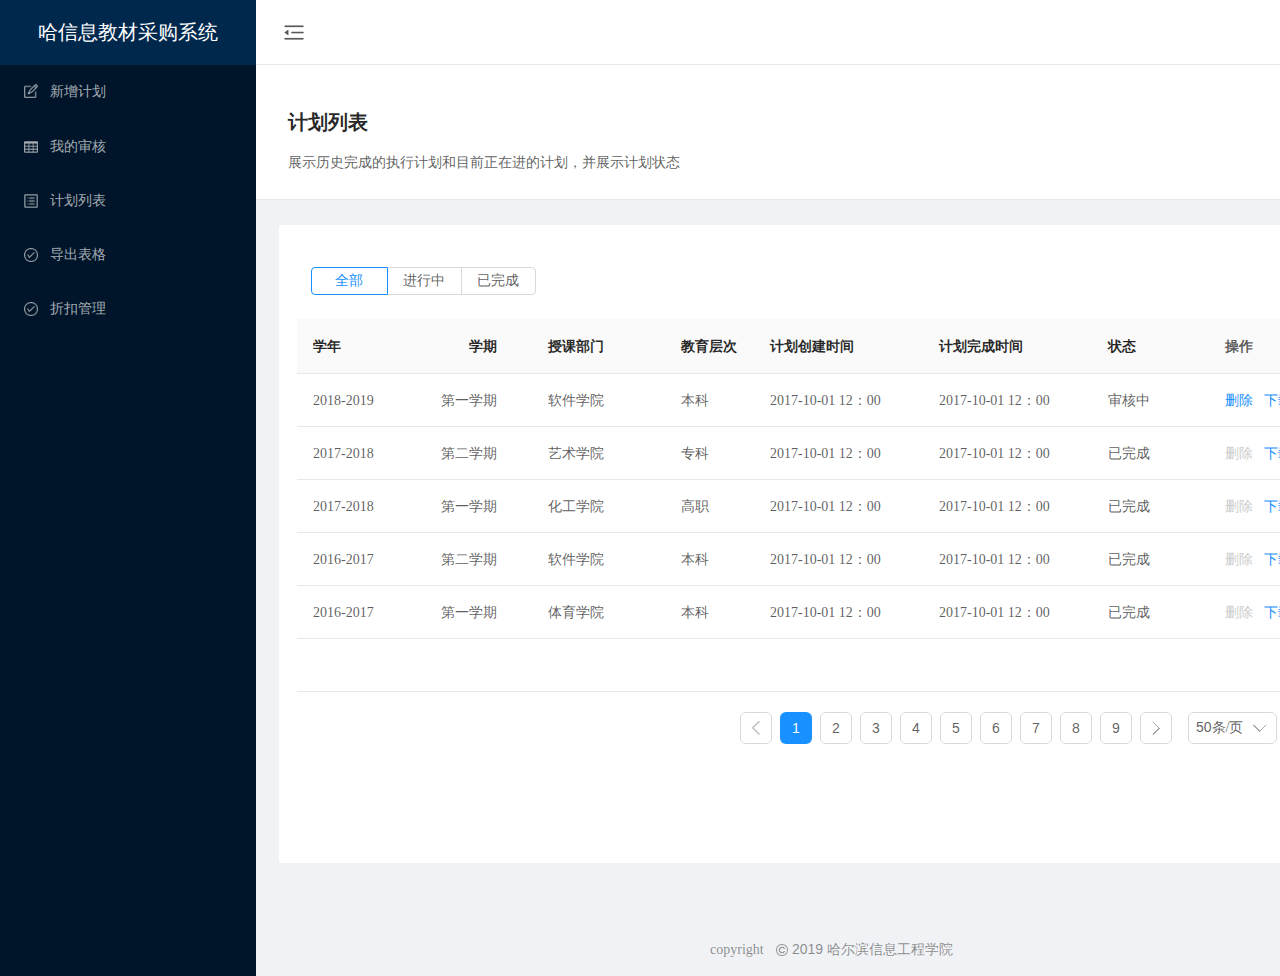
<file: docs/计划列表.html>
﻿<!DOCTYPE html>
<html>
  <head>
    <title>计划列表</title>
    <meta http-equiv="X-UA-Compatible" content="IE=edge"/>
    <meta http-equiv="content-type" content="text/html; charset=utf-8"/>
    <meta name="apple-mobile-web-app-capable" content="yes"/>
    <link href="resources/css/jquery-ui-themes.css" type="text/css" rel="stylesheet"/>
    <link href="resources/css/axure_rp_page.css" type="text/css" rel="stylesheet"/>
    <link href="data/styles.css" type="text/css" rel="stylesheet"/>
    <link href="files/计划列表/styles.css" type="text/css" rel="stylesheet"/>
    <script src="resources/scripts/jquery-1.7.1.min.js"></script>
    <script src="resources/scripts/jquery-ui-1.8.10.custom.min.js"></script>
    <script src="resources/scripts/axure/axQuery.js"></script>
    <script src="resources/scripts/axure/globals.js"></script>
    <script src="resources/scripts/axutils.js"></script>
    <script src="resources/scripts/axure/annotation.js"></script>
    <script src="resources/scripts/axure/axQuery.std.js"></script>
    <script src="resources/scripts/axure/doc.js"></script>
    <script src="data/document.js"></script>
    <script src="resources/scripts/messagecenter.js"></script>
    <script src="resources/scripts/axure/events.js"></script>
    <script src="resources/scripts/axure/recording.js"></script>
    <script src="resources/scripts/axure/action.js"></script>
    <script src="resources/scripts/axure/expr.js"></script>
    <script src="resources/scripts/axure/geometry.js"></script>
    <script src="resources/scripts/axure/flyout.js"></script>
    <script src="resources/scripts/axure/ie.js"></script>
    <script src="resources/scripts/axure/model.js"></script>
    <script src="resources/scripts/axure/repeater.js"></script>
    <script src="resources/scripts/axure/sto.js"></script>
    <script src="resources/scripts/axure/utils.temp.js"></script>
    <script src="resources/scripts/axure/variables.js"></script>
    <script src="resources/scripts/axure/drag.js"></script>
    <script src="resources/scripts/axure/move.js"></script>
    <script src="resources/scripts/axure/visibility.js"></script>
    <script src="resources/scripts/axure/style.js"></script>
    <script src="resources/scripts/axure/adaptive.js"></script>
    <script src="resources/scripts/axure/tree.js"></script>
    <script src="resources/scripts/axure/init.temp.js"></script>
    <script src="files/计划列表/data.js"></script>
    <script src="resources/scripts/axure/legacy.js"></script>
    <script src="resources/scripts/axure/viewer.js"></script>
    <script src="resources/scripts/axure/math.js"></script>
    <script type="text/javascript">
      $axure.utils.getTransparentGifPath = function() { return 'resources/images/transparent.gif'; };
      $axure.utils.getOtherPath = function() { return 'resources/Other.html'; };
      $axure.utils.getReloadPath = function() { return 'resources/reload.html'; };
    </script>
  </head>
  <body>
    <div id="base" class="">

      <!-- Unnamed (组合) -->
      <div id="u388" class="ax_default">

        <!-- Unnamed (矩形) -->
        <div id="u389" class="ax_default shape">
          <div id="u389_div" class=""></div>
          <!-- Unnamed () -->
          <div id="u390" class="text" style="visibility: visible;">
            <p><span>`</span></p>
          </div>
        </div>

        <!-- Unnamed (矩形) -->
        <div id="u391" class="ax_default box_1">
          <div id="u391_div" class=""></div>
          <!-- Unnamed () -->
          <div id="u392" class="text" style="display: none; visibility: hidden">
            <p><span></span></p>
          </div>
        </div>
      </div>

      <!-- 导航和菜单 (组合) -->
      <div id="u393" class="ax_default" data-label="导航和菜单">

        <!-- 导航 (组合) -->
        <div id="u394" class="ax_default" data-label="导航">

          <!-- Unnamed (矩形) -->
          <div id="u395" class="ax_default box_1">
            <div id="u395_div" class=""></div>
            <!-- Unnamed () -->
            <div id="u396" class="text" style="visibility: visible;">
              <p><span>哈信息教材采购系统</span></p>
            </div>
          </div>

          <!-- Unnamed (组合) -->
          <div id="u397" class="ax_default">

            <!-- 新增计划 (组合) -->
            <div id="u398" class="ax_default" data-label="新增计划">

              <!-- Unnamed (矩形) -->
              <div id="u399" class="ax_default box_2">
                <div id="u399_div" class=""></div>
                <!-- Unnamed () -->
                <div id="u400" class="text" style="visibility: visible;">
                  <p><span>新增计划</span></p>
                </div>
              </div>

              <!-- Unnamed (图片) -->
              <div id="u401" class="ax_default image">
                <img id="u401_img" class="img " src="images/新增计划/u138.png"/>
                <!-- Unnamed () -->
                <div id="u402" class="text" style="display: none; visibility: hidden">
                  <p><span></span></p>
                </div>
              </div>
            </div>

            <!-- 我的审核 (组合) -->
            <div id="u403" class="ax_default" data-label="我的审核">

              <!-- Unnamed (矩形) -->
              <div id="u404" class="ax_default box_2">
                <div id="u404_div" class=""></div>
                <!-- Unnamed () -->
                <div id="u405" class="text" style="visibility: visible;">
                  <p><span>我的审核</span></p>
                </div>
              </div>

              <!-- Unnamed (图片) -->
              <div id="u406" class="ax_default image">
                <img id="u406_img" class="img " src="images/新增计划/u143.png"/>
                <!-- Unnamed () -->
                <div id="u407" class="text" style="display: none; visibility: hidden">
                  <p><span></span></p>
                </div>
              </div>
            </div>

            <!-- 计划列表 (组合) -->
            <div id="u408" class="ax_default" data-label="计划列表">

              <!-- Unnamed (矩形) -->
              <div id="u409" class="ax_default box_2">
                <div id="u409_div" class=""></div>
                <!-- Unnamed () -->
                <div id="u410" class="text" style="visibility: visible;">
                  <p><span>计划列表</span></p>
                </div>
              </div>

              <!-- Unnamed (图片) -->
              <div id="u411" class="ax_default image">
                <img id="u411_img" class="img " src="images/新增计划/u148.png"/>
                <!-- Unnamed () -->
                <div id="u412" class="text" style="display: none; visibility: hidden">
                  <p><span></span></p>
                </div>
              </div>
            </div>

            <!-- 导出表格 (组合) -->
            <div id="u413" class="ax_default" data-label="导出表格">

              <!-- Unnamed (矩形) -->
              <div id="u414" class="ax_default box_2">
                <div id="u414_div" class=""></div>
                <!-- Unnamed () -->
                <div id="u415" class="text" style="visibility: visible;">
                  <p><span>导出表格</span></p>
                </div>
              </div>

              <!-- Unnamed (图片) -->
              <div id="u416" class="ax_default image">
                <img id="u416_img" class="img " src="images/新增计划/u153.png"/>
                <!-- Unnamed () -->
                <div id="u417" class="text" style="display: none; visibility: hidden">
                  <p><span></span></p>
                </div>
              </div>
            </div>

            <!-- 折扣管理 (组合) -->
            <div id="u418" class="ax_default" data-label="折扣管理">

              <!-- Unnamed (矩形) -->
              <div id="u419" class="ax_default box_2">
                <div id="u419_div" class=""></div>
                <!-- Unnamed () -->
                <div id="u420" class="text" style="visibility: visible;">
                  <p><span>折扣管理</span></p>
                </div>
              </div>

              <!-- Unnamed (图片) -->
              <div id="u421" class="ax_default image">
                <img id="u421_img" class="img " src="images/新增计划/u153.png"/>
                <!-- Unnamed () -->
                <div id="u422" class="text" style="display: none; visibility: hidden">
                  <p><span></span></p>
                </div>
              </div>
            </div>
          </div>
        </div>

        <!-- 菜单 (组合) -->
        <div id="u423" class="ax_default" data-label="菜单">

          <!-- Unnamed (矩形) -->
          <div id="u424" class="ax_default box_2">
            <div id="u424_div" class=""></div>
            <!-- Unnamed () -->
            <div id="u425" class="text" style="display: none; visibility: hidden">
              <p><span></span></p>
            </div>
          </div>

          <!-- Unnamed (图片) -->
          <div id="u426" class="ax_default image">
            <img id="u426_img" class="img " src="images/新增计划/u163.png"/>
            <!-- Unnamed () -->
            <div id="u427" class="text" style="display: none; visibility: hidden">
              <p><span></span></p>
            </div>
          </div>

          <!-- Unnamed (组合) -->
          <div id="u428" class="ax_default">

            <!-- Unnamed (矩形) -->
            <div id="u429" class="ax_default label">
              <div id="u429_div" class=""></div>
              <!-- Unnamed () -->
              <div id="u430" class="text" style="visibility: visible;">
                <p><span>教务处：舒露</span></p>
              </div>
            </div>
          </div>
        </div>
      </div>

      <!-- 内容 (组合) -->
      <div id="u431" class="ax_default" data-label="内容">

        <!-- 白板 (矩形) -->
        <div id="u432" class="ax_default shape" data-label="白板">
          <div id="u432_div" class=""></div>
          <!-- Unnamed () -->
          <div id="u433" class="text" style="display: none; visibility: hidden">
            <p><span></span></p>
          </div>
        </div>

        <!-- 版心 (组合) -->
        <div id="u434" class="ax_default" data-label="版心">

          <!-- Unnamed (组合) -->
          <div id="u435" class="ax_default">

            <!-- Unnamed (矩形) -->
            <div id="u436" class="ax_default shape">
              <div id="u436_div" class=""></div>
              <!-- Unnamed () -->
              <div id="u437" class="text" style="visibility: visible;">
                <p><span>进行中</span></p>
              </div>
            </div>

            <!-- Unnamed (矩形) -->
            <div id="u438" class="ax_default shape">
              <div id="u438_div" class=""></div>
              <!-- Unnamed () -->
              <div id="u439" class="text" style="visibility: visible;">
                <p><span>全部</span></p>
              </div>
            </div>

            <!-- Unnamed (形状) -->
            <div id="u440" class="ax_default shape">
              <img id="u440_img" class="img " src="images/计划列表/u440.png"/>
              <!-- Unnamed () -->
              <div id="u441" class="text" style="visibility: visible;">
                <p><span>已完成</span></p>
              </div>
            </div>
          </div>

          <!-- Unnamed (组合) -->
          <div id="u442" class="ax_default">

            <!-- Unnamed (组合) -->
            <div id="u443" class="ax_default">

              <!-- Unnamed (矩形) -->
              <div id="u444" class="ax_default shape">
                <div id="u444_div" class=""></div>
                <!-- Unnamed () -->
                <div id="u445" class="text" style="display: none; visibility: hidden">
                  <p><span></span></p>
                </div>
              </div>

              <!-- Unnamed (矩形) -->
              <div id="u446" class="ax_default shape">
                <div id="u446_div" class=""></div>
                <!-- Unnamed () -->
                <div id="u447" class="text" style="display: none; visibility: hidden">
                  <p><span></span></p>
                </div>
              </div>

              <!-- Unnamed (矩形) -->
              <div id="u448" class="ax_default shape">
                <div id="u448_div" class=""></div>
                <!-- Unnamed () -->
                <div id="u449" class="text" style="display: none; visibility: hidden">
                  <p><span></span></p>
                </div>
              </div>

              <!-- Unnamed (矩形) -->
              <div id="u450" class="ax_default shape">
                <div id="u450_div" class=""></div>
                <!-- Unnamed () -->
                <div id="u451" class="text" style="display: none; visibility: hidden">
                  <p><span></span></p>
                </div>
              </div>

              <!-- Unnamed (矩形) -->
              <div id="u452" class="ax_default shape">
                <div id="u452_div" class=""></div>
                <!-- Unnamed () -->
                <div id="u453" class="text" style="display: none; visibility: hidden">
                  <p><span></span></p>
                </div>
              </div>

              <!-- Unnamed (矩形) -->
              <div id="u454" class="ax_default shape">
                <div id="u454_div" class=""></div>
                <!-- Unnamed () -->
                <div id="u455" class="text" style="display: none; visibility: hidden">
                  <p><span></span></p>
                </div>
              </div>
            </div>

            <!-- Unnamed (组合) -->
            <div id="u456" class="ax_default">

              <!-- Unnamed (矩形) -->
              <div id="u457" class="ax_default shape">
                <div id="u457_div" class=""></div>
                <!-- Unnamed () -->
                <div id="u458" class="text" style="visibility: visible;">
                  <p><span>学年</span></p>
                </div>
              </div>

              <!-- Unnamed (矩形) -->
              <div id="u459" class="ax_default shape">
                <div id="u459_div" class=""></div>
                <!-- Unnamed () -->
                <div id="u460" class="text" style="visibility: visible;">
                  <p><span>2018-2019</span></p><p><span>2017-2018</span></p><p><span>2017-2018</span></p><p><span>2016-2017</span></p><p><span>2016-2017</span></p>
                </div>
              </div>
            </div>

            <!-- Unnamed (组合) -->
            <div id="u461" class="ax_default">

              <!-- Unnamed (矩形) -->
              <div id="u462" class="ax_default shape">
                <div id="u462_div" class=""></div>
                <!-- Unnamed () -->
                <div id="u463" class="text" style="visibility: visible;">
                  <p><span>学期</span></p>
                </div>
              </div>

              <!-- Unnamed (矩形) -->
              <div id="u464" class="ax_default shape">
                <div id="u464_div" class=""></div>
                <!-- Unnamed () -->
                <div id="u465" class="text" style="visibility: visible;">
                  <p><span>第一学期</span></p><p><span>第二学期</span></p><p><span>第一学期</span></p><p><span>第二学期</span></p><p><span>第一学期</span></p>
                </div>
              </div>
            </div>

            <!-- Unnamed (组合) -->
            <div id="u466" class="ax_default">

              <!-- Unnamed (矩形) -->
              <div id="u467" class="ax_default shape">
                <div id="u467_div" class=""></div>
                <!-- Unnamed () -->
                <div id="u468" class="text" style="visibility: visible;">
                  <p><span>授课部门</span></p>
                </div>
              </div>

              <!-- Unnamed (矩形) -->
              <div id="u469" class="ax_default shape">
                <div id="u469_div" class=""></div>
                <!-- Unnamed () -->
                <div id="u470" class="text" style="visibility: visible;">
                  <p><span>软件学院</span></p><p><span>艺术学院</span></p><p><span>化工学院</span></p><p><span>软件学院</span></p><p><span>体育学院</span></p>
                </div>
              </div>
            </div>

            <!-- Unnamed (组合) -->
            <div id="u471" class="ax_default">

              <!-- Unnamed (矩形) -->
              <div id="u472" class="ax_default shape">
                <div id="u472_div" class=""></div>
                <!-- Unnamed () -->
                <div id="u473" class="text" style="visibility: visible;">
                  <p><span>操作</span></p>
                </div>
              </div>

              <!-- Unnamed (矩形) -->
              <div id="u474" class="ax_default shape">
                <div id="u474_div" class=""></div>
                <!-- Unnamed () -->
                <div id="u475" class="text" style="visibility: visible;">
                  <p><span style="color:#1890FF;">删除&nbsp;&nbsp; 下载执行计划</span></p><p><span style="color:#CCCCCC;">删除</span><span style="color:#1890FF;">&nbsp;&nbsp; 下载执行计划</span></p><p><span style="color:#CCCCCC;">删除</span><span style="color:#1890FF;">&nbsp;&nbsp; 下载执行计划</span></p><p><span style="color:#CCCCCC;">删除</span><span style="color:#1890FF;">&nbsp;&nbsp; 下载执行计划</span></p><p><span style="color:#CCCCCC;">删除</span><span style="color:#1890FF;">&nbsp;&nbsp; 下载执行计划</span></p>
                </div>
              </div>
            </div>

            <!-- Unnamed (组合) -->
            <div id="u476" class="ax_default">

              <!-- Unnamed (矩形) -->
              <div id="u477" class="ax_default shape">
                <div id="u477_div" class=""></div>
                <!-- Unnamed () -->
                <div id="u478" class="text" style="visibility: visible;">
                  <p><span>教育层次</span></p>
                </div>
              </div>

              <!-- Unnamed (矩形) -->
              <div id="u479" class="ax_default shape">
                <div id="u479_div" class=""></div>
                <!-- Unnamed () -->
                <div id="u480" class="text" style="visibility: visible;">
                  <p><span>本科</span></p><p><span>专科</span></p><p><span>高职</span></p><p><span>本科</span></p><p><span>本科</span></p>
                </div>
              </div>
            </div>

            <!-- Unnamed (组合) -->
            <div id="u481" class="ax_default">

              <!-- Unnamed (矩形) -->
              <div id="u482" class="ax_default shape">
                <div id="u482_div" class=""></div>
                <!-- Unnamed () -->
                <div id="u483" class="text" style="visibility: visible;">
                  <p><span>计划创建时间</span></p>
                </div>
              </div>

              <!-- Unnamed (矩形) -->
              <div id="u484" class="ax_default shape">
                <div id="u484_div" class=""></div>
                <!-- Unnamed () -->
                <div id="u485" class="text" style="visibility: visible;">
                  <p><span>2017-10-01 12：00</span></p><p><span>2017-10-01 12：00</span></p><p><span>2017-10-01 12：00</span></p><p><span>2017-10-01 12：00</span></p><p><span>2017-10-01 12：00</span></p>
                </div>
              </div>
            </div>

            <!-- Unnamed (组合) -->
            <div id="u486" class="ax_default">

              <!-- Unnamed (矩形) -->
              <div id="u487" class="ax_default shape">
                <div id="u487_div" class=""></div>
                <!-- Unnamed () -->
                <div id="u488" class="text" style="visibility: visible;">
                  <p><span>计划完成时间</span></p>
                </div>
              </div>

              <!-- Unnamed (矩形) -->
              <div id="u489" class="ax_default shape">
                <div id="u489_div" class=""></div>
                <!-- Unnamed () -->
                <div id="u490" class="text" style="visibility: visible;">
                  <p><span>2017-10-01 12：00</span></p><p><span>2017-10-01 12：00</span></p><p><span>2017-10-01 12：00</span></p><p><span>2017-10-01 12：00</span></p><p><span>2017-10-01 12：00</span></p>
                </div>
              </div>
            </div>

            <!-- Unnamed (组合) -->
            <div id="u491" class="ax_default">

              <!-- Unnamed (矩形) -->
              <div id="u492" class="ax_default shape">
                <div id="u492_div" class=""></div>
                <!-- Unnamed () -->
                <div id="u493" class="text" style="visibility: visible;">
                  <p><span>状态</span></p>
                </div>
              </div>

              <!-- Unnamed (矩形) -->
              <div id="u494" class="ax_default shape">
                <div id="u494_div" class=""></div>
                <!-- Unnamed () -->
                <div id="u495" class="text" style="visibility: visible;">
                  <p><span>审核中</span></p><p><span>已完成</span></p><p><span>已完成</span></p><p><span>已完成</span></p><p><span>已完成</span></p>
                </div>
              </div>
            </div>
          </div>

          <!-- 分页 (组合) -->
          <div id="u496" class="ax_default" data-label="分页">

            <!-- Unnamed (矩形) -->
            <div id="u497" class="ax_default shape">
              <div id="u497_div" class=""></div>
              <!-- Unnamed () -->
              <div id="u498" class="text" style="visibility: visible;">
                <p><span>1</span></p>
              </div>
            </div>

            <!-- Unnamed (矩形) -->
            <div id="u499" class="ax_default shape">
              <div id="u499_div" class=""></div>
              <!-- Unnamed () -->
              <div id="u500" class="text" style="visibility: visible;">
                <p><span>2</span></p>
              </div>
            </div>

            <!-- Unnamed (矩形) -->
            <div id="u501" class="ax_default shape">
              <div id="u501_div" class=""></div>
              <!-- Unnamed () -->
              <div id="u502" class="text" style="visibility: visible;">
                <p><span>3</span></p>
              </div>
            </div>

            <!-- Unnamed (矩形) -->
            <div id="u503" class="ax_default shape">
              <div id="u503_div" class=""></div>
              <!-- Unnamed () -->
              <div id="u504" class="text" style="visibility: visible;">
                <p><span>4</span></p>
              </div>
            </div>

            <!-- Unnamed (矩形) -->
            <div id="u505" class="ax_default shape">
              <div id="u505_div" class=""></div>
              <!-- Unnamed () -->
              <div id="u506" class="text" style="visibility: visible;">
                <p><span>5</span></p>
              </div>
            </div>

            <!-- Unnamed (矩形) -->
            <div id="u507" class="ax_default shape">
              <div id="u507_div" class=""></div>
              <!-- Unnamed () -->
              <div id="u508" class="text" style="visibility: visible;">
                <p><span>9</span></p>
              </div>
            </div>

            <!-- Unnamed (矩形) -->
            <div id="u509" class="ax_default paragraph">
              <div id="u509_div" class=""></div>
              <!-- Unnamed () -->
              <div id="u510" class="text" style="visibility: visible;">
                <p><span>跳至</span></p>
              </div>
            </div>

            <!-- Unnamed (矩形) -->
            <div id="u511" class="ax_default shape">
              <div id="u511_div" class=""></div>
              <!-- Unnamed () -->
              <div id="u512" class="text" style="visibility: visible;">
                <p><span>5</span></p>
              </div>
            </div>

            <!-- Unnamed (矩形) -->
            <div id="u513" class="ax_default paragraph">
              <div id="u513_div" class=""></div>
              <!-- Unnamed () -->
              <div id="u514" class="text" style="visibility: visible;">
                <p><span>页</span></p>
              </div>
            </div>

            <!-- Unnamed (矩形) -->
            <div id="u515" class="ax_default shape">
              <div id="u515_div" class=""></div>
              <!-- Unnamed () -->
              <div id="u516" class="text" style="visibility: visible;">
                <p><span>8</span></p>
              </div>
            </div>

            <!-- Unnamed (矩形) -->
            <div id="u517" class="ax_default shape">
              <div id="u517_div" class=""></div>
              <!-- Unnamed () -->
              <div id="u518" class="text" style="visibility: visible;">
                <p><span>7</span></p>
              </div>
            </div>

            <!-- Unnamed (矩形) -->
            <div id="u519" class="ax_default shape">
              <div id="u519_div" class=""></div>
              <!-- Unnamed () -->
              <div id="u520" class="text" style="visibility: visible;">
                <p><span>6</span></p>
              </div>
            </div>

            <!-- Unnamed (组合) -->
            <div id="u521" class="ax_default">

              <!-- Unnamed (矩形) -->
              <div id="u522" class="ax_default shape">
                <div id="u522_div" class=""></div>
                <!-- Unnamed () -->
                <div id="u523" class="text" style="visibility: visible;">
                  <p><span style="font-family:'Arial Normal', 'Arial';">50</span><span style="font-family:'Microsoft YaHei Regular', 'Microsoft YaHei';">条/页</span></p>
                </div>
              </div>

              <!-- Unnamed (图片) -->
              <div id="u524" class="ax_default image">
                <img id="u524_img" class="img " src="images/我的审核/u350.png"/>
                <!-- Unnamed () -->
                <div id="u525" class="text" style="display: none; visibility: hidden">
                  <p><span></span></p>
                </div>
              </div>
            </div>

            <!-- Unnamed (组合) -->
            <div id="u526" class="ax_default">

              <!-- Unnamed (矩形) -->
              <div id="u527" class="ax_default shape">
                <div id="u527_div" class=""></div>
                <!-- Unnamed () -->
                <div id="u528" class="text" style="display: none; visibility: hidden">
                  <p><span></span></p>
                </div>
              </div>

              <!-- Unnamed (图片) -->
              <div id="u529" class="ax_default image">
                <img id="u529_img" class="img " src="images/我的审核/u355.png"/>
                <!-- Unnamed () -->
                <div id="u530" class="text" style="display: none; visibility: hidden">
                  <p><span></span></p>
                </div>
              </div>
            </div>

            <!-- Unnamed (组合) -->
            <div id="u531" class="ax_default">

              <!-- Unnamed (矩形) -->
              <div id="u532" class="ax_default shape">
                <div id="u532_div" class=""></div>
                <!-- Unnamed () -->
                <div id="u533" class="text" style="display: none; visibility: hidden">
                  <p><span></span></p>
                </div>
              </div>

              <!-- Unnamed (图片) -->
              <div id="u534" class="ax_default image">
                <img id="u534_img" class="img " src="images/我的审核/u350.png"/>
                <!-- Unnamed () -->
                <div id="u535" class="text" style="display: none; visibility: hidden">
                  <p><span></span></p>
                </div>
              </div>
            </div>
          </div>
        </div>
      </div>

      <!-- 尾部声明 (组合) -->
      <div id="u536" class="ax_default" data-label="尾部声明">

        <!-- Unnamed (组合) -->
        <div id="u537" class="ax_default">

          <!-- Unnamed (组合) -->
          <div id="u538" class="ax_default">

            <!-- Unnamed (组合) -->
            <div id="u539" class="ax_default">

              <!-- Unnamed (矩形) -->
              <div id="u540" class="ax_default heading_1">
                <div id="u540_div" class=""></div>
                <!-- Unnamed () -->
                <div id="u541" class="text" style="visibility: visible;">
                  <p><span style="font-family:'Arial Normal', 'Arial';">2019</span><span style="font-family:'Microsoft YaHei Regular', 'Microsoft YaHei';"> 哈尔滨信息工程学院</span></p>
                </div>
              </div>
            </div>

            <!-- Unnamed (图片) -->
            <div id="u542" class="ax_default image">
              <img id="u542_img" class="img " src="images/新增计划/u246.png"/>
              <!-- Unnamed () -->
              <div id="u543" class="text" style="display: none; visibility: hidden">
                <p><span></span></p>
              </div>
            </div>

            <!-- Unnamed (组合) -->
            <div id="u544" class="ax_default">

              <!-- Unnamed (矩形) -->
              <div id="u545" class="ax_default heading_1">
                <div id="u545_div" class=""></div>
                <!-- Unnamed () -->
                <div id="u546" class="text" style="visibility: visible;">
                  <p><span>copyright</span></p>
                </div>
              </div>
            </div>
          </div>

          <!-- Unnamed (矩形) -->
          <div id="u547" class="ax_default box_2">
            <div id="u547_div" class=""></div>
            <!-- Unnamed () -->
            <div id="u548" class="text" style="visibility: visible;">
              <p><span>48</span></p>
            </div>
          </div>

          <!-- Unnamed (矩形) -->
          <div id="u549" class="ax_default box_2">
            <div id="u549_div" class=""></div>
            <!-- Unnamed () -->
            <div id="u550" class="text" style="visibility: visible;">
              <p><span>16</span></p>
            </div>
          </div>
        </div>
      </div>

      <!-- Unnamed (组合) -->
      <div id="u551" class="ax_default">

        <!-- Unnamed (矩形) -->
        <div id="u552" class="ax_default box_2">
          <div id="u552_div" class=""></div>
          <!-- Unnamed () -->
          <div id="u553" class="text" style="display: none; visibility: hidden">
            <p><span></span></p>
          </div>
        </div>

        <!-- Unnamed (矩形) -->
        <div id="u554" class="ax_default label">
          <div id="u554_div" class=""></div>
          <!-- Unnamed () -->
          <div id="u555" class="text" style="visibility: visible;">
            <p><span>计划列表</span></p>
          </div>
        </div>

        <!-- Unnamed (矩形) -->
        <div id="u556" class="ax_default label">
          <div id="u556_div" class=""></div>
          <!-- Unnamed () -->
          <div id="u557" class="text" style="visibility: visible;">
            <p><span>展示历史完成的执行计划和目前正在进的计划，并展示计划状态</span></p>
          </div>
        </div>
      </div>
    </div>
  </body>
</html>
</file>
<file: docs/resources/css/axure_rp_page.css>
﻿/* so the window resize fires within a frame in IE7 */
html, body {
    height: 100%;
}

a {
    color: inherit;
}

p {
    margin: 0px;
    text-rendering: optimizeLegibility;
    font-feature-settings: "kern" 1;
    -webkit-font-feature-settings: "kern";
    -moz-font-feature-settings: "kern";
    -moz-font-feature-settings: "kern=1";
    font-kerning: normal;
}

iframe {
    background: #FFFFFF;
}

/* to match IE with C, FF */
input {
    padding: 1px 0px 1px 0px;
    box-sizing: border-box;
    -moz-box-sizing: border-box;
}

textarea {
    margin: 0px;
    box-sizing: border-box;
    -moz-box-sizing: border-box;
}

div.intcases {
    font-family: arial; 
    font-size: 12px;
    text-align:left; 
    border:1px solid #AAA; 
    background:#FFF none repeat scroll 0% 0%; 
    z-index:9999; 
    visibility:hidden; 
    position:absolute;
    padding: 0px;
    border-radius: 3px;
    white-space: nowrap;
}

div.intcaselink {
    cursor: pointer;
    padding: 3px 8px 3px 8px;
    margin: 5px;
    background:#EEE none repeat scroll 0% 0%; 
    border:1px solid #AAA;
    border-radius: 3px;
}

div.refpageimage {
    position: absolute;
    left: 0px;
    top: 0px;
    font-size: 0px;
    width: 16px;
    height: 16px;
    cursor: pointer;
    background-image: url(images/newwindow.gif);
    background-repeat: no-repeat;
}

div.annnoteimage {
    position: absolute;
    left: 0px;
    top: 0px;
    font-size: 0px;
    /*width: 16px;
    height: 12px;*/
    cursor: help;
    /*background-image: url(images/note.gif);*/
    /*background-repeat: no-repeat;*/
    width: 13px;
    height: 12px;
    padding-top: 1px;
    text-align: center;
    background-color: #138CDD;
    -moz-box-shadow: 1px 1px 3px #aaa;
    -webkit-box-shadow: 1px 1px 3px #aaa;
    box-shadow: 1px 1px 3px #aaa;
}

div.annnoteline {
    display: inline-block;
    width: 9px;
    height: 1px;
    border-bottom: 1px solid white;
    margin-top: 1px;
}

div.annnotelabel {
    position: absolute;
    left: 0px;
    top: 0px;
    font-family: Helvetica,Arial;
    font-size: 10px;
    /*border: 1px solid rgb(166,221,242);*/
    cursor: help;
    /*background:rgb(0,157,217) none repeat scroll 0% 0%;*/ 
    padding: 1px 3px 1px 3px;
    white-space: nowrap;
    color: white;
    
    background-color: #138CDD;
    -moz-box-shadow: 1px 1px 3px #aaa;
    -webkit-box-shadow: 1px 1px 3px #aaa;
    box-shadow: 1px 1px 3px #aaa;
}

.annotation {
    font-size: 12px;
    padding-left: 2px;
    margin-bottom: 5px;
}

.annotationName {
    /*font-size: 13px;
    font-weight: bold;
    margin-bottom: 3px;
    white-space: nowrap;*/

    font-family: 'Trebuchet MS';
    font-size: 14px;
    font-weight: bold;
    margin-bottom: 5px;
    white-space: nowrap;
}

.annotationValue {
    font-family: Arial, Helvetica, Sans-Serif;
    font-size: 12px;
    color: #4a4a4a;
    line-height: 21px;
    margin-bottom: 20px;
}

.noteLink {
    text-decoration: inherit;
    color: inherit;
}

.noteLink:hover {
    background-color: white;
}

/* this is a fix for the issue where dialogs jump around and takes the text-align from the body */
.dialogFix {
    position:absolute;
    text-align:left;
    border: 1px solid #8f949a;
}


@keyframes pulsate {
  from {
    box-shadow: 0 0 10px #15d6ba;
  }
  to {
    box-shadow: 0 0 20px #15d6ba;
  }
}

@-webkit-keyframes pulsate {
  from {
    -webkit-box-shadow: 0 0 10px #15d6ba;
    box-shadow: 0 0 10px #15d6ba;
  }
  to {
    -webkit-box-shadow: 0 0 20px #15d6ba;
    box-shadow: 0 0 20px #15d6ba;
  }
}
 
@-moz-keyframes pulsate {
  from {
    -moz-box-shadow: 0 0 10px #15d6ba;
    box-shadow: 0 0 10px #15d6ba;
  }
  to {
    -moz-box-shadow: 0 0 20px #15d6ba;
    box-shadow: 0 0 20px #15d6ba;
  }
}

.legacyPulsateBorder {
    /*border: 5px solid #15d6ba;
    margin: -5px;*/
    -moz-box-shadow: 0 0 10px 3px #15d6ba;
    box-shadow: 0 0 10px 3px #15d6ba;
}

.pulsateBorder {
  animation-name: pulsate;
  animation-timing-function: ease-in-out;
  animation-duration: 0.9s;
  animation-iteration-count: infinite;
  animation-direction: alternate;
  
  -webkit-animation-name: pulsate;
  -webkit-animation-timing-function: ease-in-out;
  -webkit-animation-duration: 0.9s;
  -webkit-animation-iteration-count: infinite;
  -webkit-animation-direction: alternate;

  -moz-animation-name: pulsate;
  -moz-animation-timing-function: ease-in-out;
  -moz-animation-duration: 0.9s;
  -moz-animation-iteration-count: infinite;
  -moz-animation-direction: alternate;
}

.ax_default_hidden, .ax_default_unplaced{
    display: none;
    visibility: hidden;
}

.widgetNoteSelected {
    -moz-box-shadow: 0 0 10px 3px #138CDD;
    box-shadow: 0 0 10px 3px #138CDD;
    /*-moz-box-shadow: 0 0 20px #3915d6;
    box-shadow: 0 0 20px #3915d6;*/
    /*border: 3px solid #3915d6;*/
    /*margin: -3px;*/
}


.singleImg {
    display: none;
    visibility: hidden;
}
</file>
<file: docs/data/styles.css>
﻿.ax_default {
  font-family:'Arial Normal', 'Arial';
  font-weight:400;
  font-style:normal;
  font-size:13px;
  color:#333333;
  text-align:center;
  line-height:normal;
}
._图片 {
}
._一级标题 {
  font-family:'Arial Normal', 'Arial';
  font-weight:bold;
  font-size:32px;
  text-align:left;
}
._二级标题 {
  font-family:'Arial Normal', 'Arial';
  font-weight:bold;
  font-size:24px;
  text-align:left;
}
._三级标题 {
  font-family:'Arial Normal', 'Arial';
  font-weight:bold;
  font-size:18px;
  text-align:left;
}
._四级标题 {
  font-family:'Arial Normal', 'Arial';
  font-weight:bold;
  font-size:14px;
  text-align:left;
}
._五级标题 {
  font-family:'Arial Normal', 'Arial';
  font-weight:bold;
  text-align:left;
}
._六级标题 {
  font-family:'Arial Normal', 'Arial';
  font-weight:bold;
  font-size:10px;
  text-align:left;
}
._文本段落 {
  text-align:left;
}
.line {
}
.text_field {
  color:#000000;
  text-align:left;
}
.radio_button {
  text-align:left;
}
.paragraph {
  text-align:left;
}
.heading_1 {
  font-family:'Arial Negreta', 'Arial';
  font-weight:700;
  font-size:32px;
  text-align:left;
}
.heading_2 {
  font-family:'Arial Negreta', 'Arial';
  font-weight:700;
  font-size:24px;
  text-align:left;
}
.label {
  font-size:14px;
  text-align:left;
}
.horizontal_line {
}
.shape {
}
.box_1 {
}
.box_2 {
}
.ellipse {
}
.image {
  color:#000000;
}
.vertical_line {
}
.iconfont {
  font-family:'iconfont Regular', 'iconfont';
  font-weight:400;
  font-style:normal;
  font-size:18px;
  color:#666666;
}
</file>
<file: docs/files/index/styles.css>
﻿body {
  margin:0px;
  background-image:none;
  position:static;
  left:auto;
  width:908px;
  margin-left:0;
  margin-right:0;
  text-align:left;
}
#base {
  position:absolute;
  z-index:0;
}
#u0_div {
  position:absolute;
  left:0px;
  top:0px;
  width:97px;
  height:37px;
  background:inherit;
  background-color:rgba(255, 255, 255, 0);
  border:none;
  border-radius:0px;
  -moz-box-shadow:none;
  -webkit-box-shadow:none;
  box-shadow:none;
  font-family:'Arial Negreta', 'Arial';
  font-weight:700;
  font-style:normal;
}
#u0 {
  position:absolute;
  left:435px;
  top:521px;
  width:97px;
  height:37px;
  font-family:'Arial Negreta', 'Arial';
  font-weight:700;
  font-style:normal;
}
#u1 {
  position:absolute;
  left:0px;
  top:0px;
  width:97px;
  white-space:nowrap;
}
#u2_div {
  position:absolute;
  left:0px;
  top:0px;
  width:161px;
  height:37px;
  background:inherit;
  background-color:rgba(255, 255, 255, 0);
  border:none;
  border-radius:0px;
  -moz-box-shadow:none;
  -webkit-box-shadow:none;
  box-shadow:none;
  font-family:'Arial Negreta', 'Arial';
  font-weight:700;
  font-style:normal;
}
#u2 {
  position:absolute;
  left:594px;
  top:521px;
  width:161px;
  height:37px;
  font-family:'Arial Negreta', 'Arial';
  font-weight:700;
  font-style:normal;
}
#u3 {
  position:absolute;
  left:0px;
  top:0px;
  width:161px;
  white-space:nowrap;
}
#u4_div {
  position:absolute;
  left:0px;
  top:0px;
  width:65px;
  height:37px;
  background:inherit;
  background-color:rgba(255, 255, 255, 0);
  border:none;
  border-radius:0px;
  -moz-box-shadow:none;
  -webkit-box-shadow:none;
  box-shadow:none;
  font-family:'Arial Negreta', 'Arial';
  font-weight:700;
  font-style:normal;
}
#u4 {
  position:absolute;
  left:827px;
  top:521px;
  width:65px;
  height:37px;
  font-family:'Arial Negreta', 'Arial';
  font-weight:700;
  font-style:normal;
}
#u5 {
  position:absolute;
  left:0px;
  top:0px;
  width:65px;
  white-space:nowrap;
}
#u6_div {
  position:absolute;
  left:0px;
  top:0px;
  width:316px;
  height:170px;
  background:inherit;
  background-color:rgba(255, 255, 255, 1);
  border:none;
  border-radius:0px;
  -moz-box-shadow:none;
  -webkit-box-shadow:none;
  box-shadow:none;
  font-size:20px;
}
#u6 {
  position:absolute;
  left:505px;
  top:234px;
  width:316px;
  height:170px;
  font-size:20px;
}
#u7 {
  position:absolute;
  left:2px;
  top:49px;
  width:312px;
  word-wrap:break-word;
}
#u8_img {
  position:absolute;
  left:0px;
  top:0px;
  width:466px;
  height:71px;
}
#u8 {
  position:absolute;
  left:442px;
  top:177px;
  width:466px;
  height:71px;
}
#u9 {
  position:absolute;
  left:2px;
  top:28px;
  width:462px;
  visibility:hidden;
  word-wrap:break-word;
}
</file>
<file: docs/files/my-table/styles.css>
﻿body {
  margin:0px;
  background-image:none;
  position:static;
  left:auto;
  width:1761px;
  margin-left:0;
  margin-right:0;
  text-align:left;
}
#base {
  position:absolute;
  z-index:0;
}
#u10 {
  position:absolute;
  left:0px;
  top:0px;
  width:0px;
  height:0px;
}
#u11 {
  position:absolute;
  left:0px;
  top:0px;
  width:0px;
  height:0px;
}
#u12_div {
  position:absolute;
  left:0px;
  top:0px;
  width:1713px;
  height:54px;
  background:inherit;
  background-color:rgba(255, 255, 255, 1);
  box-sizing:border-box;
  border-width:1px;
  border-style:solid;
  border-color:rgba(232, 232, 232, 1);
  border-left:0px;
  border-right:0px;
  border-radius:4px;
  border-top-left-radius:0px;
  border-top-right-radius:0px;
  border-bottom-right-radius:0px;
  border-bottom-left-radius:0px;
  -moz-box-shadow:none;
  -webkit-box-shadow:none;
  box-shadow:none;
  font-family:'Microsoft YaHei Regular', 'Microsoft YaHei';
  font-weight:400;
  font-style:normal;
  font-size:12px;
  color:#666666;
  line-height:18px;
}
#u12 {
  position:absolute;
  left:0px;
  top:266px;
  width:1713px;
  height:54px;
  font-family:'Microsoft YaHei Regular', 'Microsoft YaHei';
  font-weight:400;
  font-style:normal;
  font-size:12px;
  color:#666666;
  line-height:18px;
}
#u13 {
  position:absolute;
  left:16px;
  top:19px;
  width:1681px;
  visibility:hidden;
  word-wrap:break-word;
}
#u14_div {
  position:absolute;
  left:0px;
  top:0px;
  width:1713px;
  height:54px;
  background:inherit;
  background-color:rgba(255, 255, 255, 1);
  box-sizing:border-box;
  border-width:1px;
  border-style:solid;
  border-color:rgba(232, 232, 232, 1);
  border-left:0px;
  border-right:0px;
  border-radius:4px;
  border-top-left-radius:0px;
  border-top-right-radius:0px;
  border-bottom-right-radius:0px;
  border-bottom-left-radius:0px;
  -moz-box-shadow:none;
  -webkit-box-shadow:none;
  box-shadow:none;
  font-family:'Microsoft YaHei Regular', 'Microsoft YaHei';
  font-weight:400;
  font-style:normal;
  font-size:12px;
  color:#666666;
  line-height:18px;
}
#u14 {
  position:absolute;
  left:0px;
  top:319px;
  width:1713px;
  height:54px;
  font-family:'Microsoft YaHei Regular', 'Microsoft YaHei';
  font-weight:400;
  font-style:normal;
  font-size:12px;
  color:#666666;
  line-height:18px;
}
#u15 {
  position:absolute;
  left:16px;
  top:19px;
  width:1681px;
  visibility:hidden;
  word-wrap:break-word;
}
#u16_div {
  position:absolute;
  left:0px;
  top:0px;
  width:1072px;
  height:54px;
  background:inherit;
  background-color:rgba(255, 255, 255, 1);
  box-sizing:border-box;
  border-width:1px;
  border-style:solid;
  border-color:rgba(232, 232, 232, 1);
  border-left:0px;
  border-right:0px;
  border-radius:4px;
  border-top-left-radius:0px;
  border-top-right-radius:0px;
  border-bottom-right-radius:0px;
  border-bottom-left-radius:0px;
  -moz-box-shadow:none;
  -webkit-box-shadow:none;
  box-shadow:none;
  font-family:'Microsoft YaHei Regular', 'Microsoft YaHei';
  font-weight:400;
  font-style:normal;
  font-size:12px;
  color:#666666;
  line-height:18px;
}
#u16 {
  position:absolute;
  left:0px;
  top:54px;
  width:1072px;
  height:54px;
  font-family:'Microsoft YaHei Regular', 'Microsoft YaHei';
  font-weight:400;
  font-style:normal;
  font-size:12px;
  color:#666666;
  line-height:18px;
}
#u17 {
  position:absolute;
  left:16px;
  top:19px;
  width:1040px;
  visibility:hidden;
  word-wrap:break-word;
}
#u18_div {
  position:absolute;
  left:0px;
  top:0px;
  width:1713px;
  height:54px;
  background:inherit;
  background-color:rgba(255, 255, 255, 1);
  box-sizing:border-box;
  border-width:1px;
  border-style:solid;
  border-color:rgba(232, 232, 232, 1);
  border-left:0px;
  border-right:0px;
  border-radius:4px;
  border-top-left-radius:0px;
  border-top-right-radius:0px;
  border-bottom-right-radius:0px;
  border-bottom-left-radius:0px;
  -moz-box-shadow:none;
  -webkit-box-shadow:none;
  box-shadow:none;
  font-family:'Microsoft YaHei Regular', 'Microsoft YaHei';
  font-weight:400;
  font-style:normal;
  font-size:12px;
  color:#666666;
  line-height:18px;
}
#u18 {
  position:absolute;
  left:0px;
  top:107px;
  width:1713px;
  height:54px;
  font-family:'Microsoft YaHei Regular', 'Microsoft YaHei';
  font-weight:400;
  font-style:normal;
  font-size:12px;
  color:#666666;
  line-height:18px;
}
#u19 {
  position:absolute;
  left:16px;
  top:19px;
  width:1681px;
  visibility:hidden;
  word-wrap:break-word;
}
#u20_div {
  position:absolute;
  left:0px;
  top:0px;
  width:1713px;
  height:54px;
  background:inherit;
  background-color:rgba(255, 255, 255, 1);
  box-sizing:border-box;
  border-width:1px;
  border-style:solid;
  border-color:rgba(232, 232, 232, 1);
  border-left:0px;
  border-right:0px;
  border-radius:4px;
  border-top-left-radius:0px;
  border-top-right-radius:0px;
  border-bottom-right-radius:0px;
  border-bottom-left-radius:0px;
  -moz-box-shadow:none;
  -webkit-box-shadow:none;
  box-shadow:none;
  font-family:'Microsoft YaHei Regular', 'Microsoft YaHei';
  font-weight:400;
  font-style:normal;
  font-size:12px;
  color:#666666;
  line-height:18px;
}
#u20 {
  position:absolute;
  left:0px;
  top:213px;
  width:1713px;
  height:54px;
  font-family:'Microsoft YaHei Regular', 'Microsoft YaHei';
  font-weight:400;
  font-style:normal;
  font-size:12px;
  color:#666666;
  line-height:18px;
}
#u21 {
  position:absolute;
  left:16px;
  top:19px;
  width:1681px;
  visibility:hidden;
  word-wrap:break-word;
}
#u22_div {
  position:absolute;
  left:0px;
  top:0px;
  width:1761px;
  height:54px;
  background:inherit;
  background-color:rgba(250, 250, 250, 1);
  border:none;
  border-left:0px;
  border-top:0px;
  border-right:0px;
  border-radius:4px;
  border-top-left-radius:0px;
  border-top-right-radius:0px;
  border-bottom-right-radius:0px;
  border-bottom-left-radius:0px;
  -moz-box-shadow:none;
  -webkit-box-shadow:none;
  box-shadow:none;
  font-family:'Microsoft YaHei Regular', 'Microsoft YaHei';
  font-weight:400;
  font-style:normal;
  font-size:12px;
  color:#666666;
  line-height:18px;
}
#u22 {
  position:absolute;
  left:0px;
  top:0px;
  width:1761px;
  height:54px;
  font-family:'Microsoft YaHei Regular', 'Microsoft YaHei';
  font-weight:400;
  font-style:normal;
  font-size:12px;
  color:#666666;
  line-height:18px;
}
#u23 {
  position:absolute;
  left:16px;
  top:19px;
  width:1729px;
  visibility:hidden;
  word-wrap:break-word;
}
#u24 {
  position:absolute;
  left:0px;
  top:0px;
  width:0px;
  height:0px;
}
#u25_div {
  position:absolute;
  left:0px;
  top:0px;
  width:89px;
  height:54px;
  background:inherit;
  background-color:rgba(255, 255, 255, 0);
  border:none;
  border-left:0px;
  border-top:0px;
  border-right:0px;
  border-radius:4px;
  border-top-left-radius:0px;
  border-top-right-radius:0px;
  border-bottom-right-radius:0px;
  border-bottom-left-radius:0px;
  -moz-box-shadow:none;
  -webkit-box-shadow:none;
  box-shadow:none;
  font-family:'Microsoft Tai Le Bold', 'Microsoft Tai Le';
  font-weight:700;
  font-style:normal;
  font-size:14px;
  color:rgba(0, 0, 0, 0.847058823529412);
  text-align:left;
  line-height:53px;
}
#u25 {
  position:absolute;
  left:0px;
  top:1px;
  width:89px;
  height:54px;
  font-family:'Microsoft Tai Le Bold', 'Microsoft Tai Le';
  font-weight:700;
  font-style:normal;
  font-size:14px;
  color:rgba(0, 0, 0, 0.847058823529412);
  text-align:left;
  line-height:53px;
}
#u26 {
  position:absolute;
  left:16px;
  top:0px;
  width:57px;
  white-space:nowrap;
}
#u27_div {
  position:absolute;
  left:0px;
  top:0px;
  width:66px;
  height:318px;
  background:inherit;
  background-color:rgba(255, 255, 255, 0);
  border:none;
  border-left:0px;
  border-top:0px;
  border-right:0px;
  border-radius:4px;
  border-top-left-radius:0px;
  border-top-right-radius:0px;
  border-bottom-right-radius:0px;
  border-bottom-left-radius:0px;
  -moz-box-shadow:none;
  -webkit-box-shadow:none;
  box-shadow:none;
  font-family:'Microsoft YaHei Regular', 'Microsoft YaHei';
  font-weight:400;
  font-style:normal;
  font-size:14px;
  color:rgba(0, 0, 0, 0.647058823529412);
  text-align:left;
  line-height:53px;
}
#u27 {
  position:absolute;
  left:0px;
  top:55px;
  width:66px;
  height:318px;
  font-family:'Microsoft YaHei Regular', 'Microsoft YaHei';
  font-weight:400;
  font-style:normal;
  font-size:14px;
  color:rgba(0, 0, 0, 0.647058823529412);
  text-align:left;
  line-height:53px;
}
#u28 {
  position:absolute;
  left:16px;
  top:0px;
  width:34px;
  white-space:nowrap;
}
#u29 {
  position:absolute;
  left:0px;
  top:0px;
  width:0px;
  height:0px;
}
#u30_div {
  position:absolute;
  left:0px;
  top:0px;
  width:89px;
  height:54px;
  background:inherit;
  background-color:rgba(255, 255, 255, 0);
  border:none;
  border-left:0px;
  border-top:0px;
  border-right:0px;
  border-radius:4px;
  border-top-left-radius:0px;
  border-top-right-radius:0px;
  border-bottom-right-radius:0px;
  border-bottom-left-radius:0px;
  -moz-box-shadow:none;
  -webkit-box-shadow:none;
  box-shadow:none;
  font-family:'Microsoft Tai Le Bold', 'Microsoft Tai Le';
  font-weight:700;
  font-style:normal;
  font-size:14px;
  color:rgba(0, 0, 0, 0.847058823529412);
  text-align:right;
  line-height:53px;
}
#u30 {
  position:absolute;
  left:205px;
  top:1px;
  width:89px;
  height:54px;
  font-family:'Microsoft Tai Le Bold', 'Microsoft Tai Le';
  font-weight:700;
  font-style:normal;
  font-size:14px;
  color:rgba(0, 0, 0, 0.847058823529412);
  text-align:right;
  line-height:53px;
}
#u31 {
  position:absolute;
  left:16px;
  top:0px;
  width:57px;
  white-space:nowrap;
}
#u32_div {
  position:absolute;
  left:0px;
  top:0px;
  width:218px;
  height:318px;
  background:inherit;
  background-color:rgba(255, 255, 255, 0);
  border:none;
  border-left:0px;
  border-top:0px;
  border-right:0px;
  border-radius:4px;
  border-top-left-radius:0px;
  border-top-right-radius:0px;
  border-bottom-right-radius:0px;
  border-bottom-left-radius:0px;
  -moz-box-shadow:none;
  -webkit-box-shadow:none;
  box-shadow:none;
  font-family:'Microsoft YaHei Regular', 'Microsoft YaHei';
  font-weight:400;
  font-style:normal;
  font-size:14px;
  color:rgba(0, 0, 0, 0.647058823529412);
  text-align:right;
  line-height:53px;
}
#u32 {
  position:absolute;
  left:76px;
  top:55px;
  width:218px;
  height:318px;
  font-family:'Microsoft YaHei Regular', 'Microsoft YaHei';
  font-weight:400;
  font-style:normal;
  font-size:14px;
  color:rgba(0, 0, 0, 0.647058823529412);
  text-align:right;
  line-height:53px;
}
#u33 {
  position:absolute;
  left:16px;
  top:0px;
  width:186px;
  white-space:nowrap;
}
#u34 {
  position:absolute;
  left:0px;
  top:0px;
  width:0px;
  height:0px;
}
#u35_div {
  position:absolute;
  left:0px;
  top:0px;
  width:93px;
  height:54px;
  background:inherit;
  background-color:rgba(255, 255, 255, 0);
  border:none;
  border-left:0px;
  border-top:0px;
  border-right:0px;
  border-radius:4px;
  border-top-left-radius:0px;
  border-top-right-radius:0px;
  border-bottom-right-radius:0px;
  border-bottom-left-radius:0px;
  -moz-box-shadow:none;
  -webkit-box-shadow:none;
  box-shadow:none;
  font-family:'Microsoft Tai Le Bold', 'Microsoft Tai Le';
  font-weight:700;
  font-style:normal;
  font-size:14px;
  color:rgba(0, 0, 0, 0.847058823529412);
  text-align:left;
  line-height:53px;
}
#u35 {
  position:absolute;
  left:281px;
  top:1px;
  width:93px;
  height:54px;
  font-family:'Microsoft Tai Le Bold', 'Microsoft Tai Le';
  font-weight:700;
  font-style:normal;
  font-size:14px;
  color:rgba(0, 0, 0, 0.847058823529412);
  text-align:left;
  line-height:53px;
}
#u36 {
  position:absolute;
  left:16px;
  top:0px;
  width:61px;
  white-space:nowrap;
}
#u37_div {
  position:absolute;
  left:0px;
  top:0px;
  width:137px;
  height:318px;
  background:inherit;
  background-color:rgba(255, 255, 255, 0);
  border:none;
  border-left:0px;
  border-top:0px;
  border-right:0px;
  border-radius:4px;
  border-top-left-radius:0px;
  border-top-right-radius:0px;
  border-bottom-right-radius:0px;
  border-bottom-left-radius:0px;
  -moz-box-shadow:none;
  -webkit-box-shadow:none;
  box-shadow:none;
  font-family:'Microsoft YaHei Regular', 'Microsoft YaHei';
  font-weight:400;
  font-style:normal;
  font-size:14px;
  color:rgba(0, 0, 0, 0.647058823529412);
  text-align:left;
  line-height:53px;
}
#u37 {
  position:absolute;
  left:281px;
  top:55px;
  width:137px;
  height:318px;
  font-family:'Microsoft YaHei Regular', 'Microsoft YaHei';
  font-weight:400;
  font-style:normal;
  font-size:14px;
  color:rgba(0, 0, 0, 0.647058823529412);
  text-align:left;
  line-height:53px;
}
#u38 {
  position:absolute;
  left:16px;
  top:0px;
  width:105px;
  white-space:nowrap;
}
#u39 {
  position:absolute;
  left:0px;
  top:0px;
  width:0px;
  height:0px;
}
#u40_div {
  position:absolute;
  left:0px;
  top:0px;
  width:61px;
  height:54px;
  background:inherit;
  background-color:rgba(255, 255, 255, 0);
  border:none;
  border-left:0px;
  border-top:0px;
  border-right:0px;
  border-radius:4px;
  border-top-left-radius:0px;
  border-top-right-radius:0px;
  border-bottom-right-radius:0px;
  border-bottom-left-radius:0px;
  -moz-box-shadow:none;
  -webkit-box-shadow:none;
  box-shadow:none;
  font-family:'Microsoft Tai Le Bold', 'Microsoft Tai Le';
  font-weight:700;
  font-style:normal;
  font-size:14px;
  color:rgba(0, 0, 0, 0.647058823529412);
  text-align:left;
  line-height:53px;
}
#u40 {
  position:absolute;
  left:1700px;
  top:1px;
  width:61px;
  height:54px;
  font-family:'Microsoft Tai Le Bold', 'Microsoft Tai Le';
  font-weight:700;
  font-style:normal;
  font-size:14px;
  color:rgba(0, 0, 0, 0.647058823529412);
  text-align:left;
  line-height:53px;
}
#u41 {
  position:absolute;
  left:16px;
  top:0px;
  width:29px;
  white-space:nowrap;
}
#u42_div {
  position:absolute;
  left:0px;
  top:0px;
  width:61px;
  height:318px;
  background:inherit;
  background-color:rgba(255, 255, 255, 0);
  border:none;
  border-left:0px;
  border-top:0px;
  border-right:0px;
  border-radius:4px;
  border-top-left-radius:0px;
  border-top-right-radius:0px;
  border-bottom-right-radius:0px;
  border-bottom-left-radius:0px;
  -moz-box-shadow:none;
  -webkit-box-shadow:none;
  box-shadow:none;
  font-family:'Microsoft YaHei Regular', 'Microsoft YaHei';
  font-weight:400;
  font-style:normal;
  font-size:14px;
  text-align:left;
  line-height:53px;
}
#u42 {
  position:absolute;
  left:1700px;
  top:55px;
  width:61px;
  height:318px;
  font-family:'Microsoft YaHei Regular', 'Microsoft YaHei';
  font-weight:400;
  font-style:normal;
  font-size:14px;
  text-align:left;
  line-height:53px;
}
#u43 {
  position:absolute;
  left:16px;
  top:0px;
  width:29px;
  white-space:nowrap;
}
#u44 {
  position:absolute;
  left:0px;
  top:0px;
  width:0px;
  height:0px;
}
#u45_div {
  position:absolute;
  left:0px;
  top:0px;
  width:89px;
  height:54px;
  background:inherit;
  background-color:rgba(255, 255, 255, 0);
  border:none;
  border-left:0px;
  border-top:0px;
  border-right:0px;
  border-radius:4px;
  border-top-left-radius:0px;
  border-top-right-radius:0px;
  border-bottom-right-radius:0px;
  border-bottom-left-radius:0px;
  -moz-box-shadow:none;
  -webkit-box-shadow:none;
  box-shadow:none;
  font-family:'Microsoft Tai Le Bold', 'Microsoft Tai Le';
  font-weight:700;
  font-style:normal;
  font-size:14px;
  color:rgba(0, 0, 0, 0.847058823529412);
  text-align:left;
  line-height:53px;
}
#u45 {
  position:absolute;
  left:476px;
  top:1px;
  width:89px;
  height:54px;
  font-family:'Microsoft Tai Le Bold', 'Microsoft Tai Le';
  font-weight:700;
  font-style:normal;
  font-size:14px;
  color:rgba(0, 0, 0, 0.847058823529412);
  text-align:left;
  line-height:53px;
}
#u46 {
  position:absolute;
  left:16px;
  top:0px;
  width:57px;
  white-space:nowrap;
}
#u47_div {
  position:absolute;
  left:0px;
  top:0px;
  width:229px;
  height:318px;
  background:inherit;
  background-color:rgba(255, 255, 255, 0);
  border:none;
  border-left:0px;
  border-top:0px;
  border-right:0px;
  border-radius:4px;
  border-top-left-radius:0px;
  border-top-right-radius:0px;
  border-bottom-right-radius:0px;
  border-bottom-left-radius:0px;
  -moz-box-shadow:none;
  -webkit-box-shadow:none;
  box-shadow:none;
  font-family:'Microsoft YaHei Regular', 'Microsoft YaHei';
  font-weight:400;
  font-style:normal;
  font-size:14px;
  color:rgba(0, 0, 0, 0.647058823529412);
  text-align:right;
  line-height:53px;
}
#u47 {
  position:absolute;
  left:406px;
  top:55px;
  width:229px;
  height:318px;
  font-family:'Microsoft YaHei Regular', 'Microsoft YaHei';
  font-weight:400;
  font-style:normal;
  font-size:14px;
  color:rgba(0, 0, 0, 0.647058823529412);
  text-align:right;
  line-height:53px;
}
#u48 {
  position:absolute;
  left:16px;
  top:0px;
  width:197px;
  white-space:nowrap;
}
#u49 {
  position:absolute;
  left:0px;
  top:0px;
  width:0px;
  height:0px;
}
#u50_img {
  position:absolute;
  left:0px;
  top:0px;
  width:8px;
  height:8px;
}
#u50 {
  position:absolute;
  left:680px;
  top:24px;
  width:8px;
  height:8px;
  font-family:'Microsoft YaHei Regular', 'Microsoft YaHei';
  font-weight:400;
  font-style:normal;
  font-size:10px;
  line-height:18px;
}
#u51 {
  position:absolute;
  left:2px;
  top:-4px;
  width:4px;
  visibility:hidden;
  word-wrap:break-word;
}
#u52_div {
  position:absolute;
  left:0px;
  top:0px;
  width:89px;
  height:54px;
  background:inherit;
  background-color:rgba(255, 255, 255, 0);
  border:none;
  border-left:0px;
  border-top:0px;
  border-right:0px;
  border-radius:4px;
  border-top-left-radius:0px;
  border-top-right-radius:0px;
  border-bottom-right-radius:0px;
  border-bottom-left-radius:0px;
  -moz-box-shadow:none;
  -webkit-box-shadow:none;
  box-shadow:none;
  font-family:'Microsoft Tai Le Bold', 'Microsoft Tai Le';
  font-weight:700;
  font-style:normal;
  font-size:14px;
  color:rgba(0, 0, 0, 0.847058823529412);
  text-align:left;
  line-height:53px;
}
#u52 {
  position:absolute;
  left:626px;
  top:1px;
  width:89px;
  height:54px;
  font-family:'Microsoft Tai Le Bold', 'Microsoft Tai Le';
  font-weight:700;
  font-style:normal;
  font-size:14px;
  color:rgba(0, 0, 0, 0.847058823529412);
  text-align:left;
  line-height:53px;
}
#u53 {
  position:absolute;
  left:16px;
  top:0px;
  width:57px;
  white-space:nowrap;
}
#u54_div {
  position:absolute;
  left:0px;
  top:0px;
  width:61px;
  height:318px;
  background:inherit;
  background-color:rgba(255, 255, 255, 0);
  border:none;
  border-left:0px;
  border-top:0px;
  border-right:0px;
  border-radius:4px;
  border-top-left-radius:0px;
  border-top-right-radius:0px;
  border-bottom-right-radius:0px;
  border-bottom-left-radius:0px;
  -moz-box-shadow:none;
  -webkit-box-shadow:none;
  box-shadow:none;
  font-family:'Microsoft YaHei Regular', 'Microsoft YaHei';
  font-weight:400;
  font-style:normal;
  font-size:14px;
  color:rgba(0, 0, 0, 0.647058823529412);
  text-align:left;
  line-height:53px;
}
#u54 {
  position:absolute;
  left:626px;
  top:55px;
  width:61px;
  height:318px;
  font-family:'Microsoft YaHei Regular', 'Microsoft YaHei';
  font-weight:400;
  font-style:normal;
  font-size:14px;
  color:rgba(0, 0, 0, 0.647058823529412);
  text-align:left;
  line-height:53px;
}
#u55 {
  position:absolute;
  left:16px;
  top:0px;
  width:29px;
  white-space:nowrap;
}
#u56 {
  position:absolute;
  left:0px;
  top:0px;
  width:0px;
  height:0px;
}
#u57_div {
  position:absolute;
  left:0px;
  top:0px;
  width:75px;
  height:54px;
  background:inherit;
  background-color:rgba(255, 255, 255, 0);
  border:none;
  border-left:0px;
  border-top:0px;
  border-right:0px;
  border-radius:4px;
  border-top-left-radius:0px;
  border-top-right-radius:0px;
  border-bottom-right-radius:0px;
  border-bottom-left-radius:0px;
  -moz-box-shadow:none;
  -webkit-box-shadow:none;
  box-shadow:none;
  font-family:'Microsoft Tai Le Bold', 'Microsoft Tai Le';
  font-weight:700;
  font-style:normal;
  font-size:14px;
  color:rgba(0, 0, 0, 0.847058823529412);
  text-align:left;
  line-height:53px;
}
#u57 {
  position:absolute;
  left:698px;
  top:1px;
  width:75px;
  height:54px;
  font-family:'Microsoft Tai Le Bold', 'Microsoft Tai Le';
  font-weight:700;
  font-style:normal;
  font-size:14px;
  color:rgba(0, 0, 0, 0.847058823529412);
  text-align:left;
  line-height:53px;
}
#u58 {
  position:absolute;
  left:16px;
  top:0px;
  width:43px;
  white-space:nowrap;
}
#u59_div {
  position:absolute;
  left:0px;
  top:0px;
  width:159px;
  height:318px;
  background:inherit;
  background-color:rgba(255, 255, 255, 0);
  border:none;
  border-left:0px;
  border-top:0px;
  border-right:0px;
  border-radius:4px;
  border-top-left-radius:0px;
  border-top-right-radius:0px;
  border-bottom-right-radius:0px;
  border-bottom-left-radius:0px;
  -moz-box-shadow:none;
  -webkit-box-shadow:none;
  box-shadow:none;
  font-family:'Microsoft YaHei Regular', 'Microsoft YaHei';
  font-weight:400;
  font-style:normal;
  font-size:14px;
  color:rgba(0, 0, 0, 0.647058823529412);
  text-align:left;
  line-height:53px;
}
#u59 {
  position:absolute;
  left:698px;
  top:55px;
  width:159px;
  height:318px;
  font-family:'Microsoft YaHei Regular', 'Microsoft YaHei';
  font-weight:400;
  font-style:normal;
  font-size:14px;
  color:rgba(0, 0, 0, 0.647058823529412);
  text-align:left;
  line-height:53px;
}
#u60 {
  position:absolute;
  left:16px;
  top:0px;
  width:127px;
  white-space:nowrap;
}
#u61 {
  position:absolute;
  left:0px;
  top:0px;
  width:0px;
  height:0px;
}
#u62_div {
  position:absolute;
  left:0px;
  top:0px;
  width:61px;
  height:54px;
  background:inherit;
  background-color:rgba(255, 255, 255, 0);
  border:none;
  border-left:0px;
  border-top:0px;
  border-right:0px;
  border-radius:4px;
  border-top-left-radius:0px;
  border-top-right-radius:0px;
  border-bottom-right-radius:0px;
  border-bottom-left-radius:0px;
  -moz-box-shadow:none;
  -webkit-box-shadow:none;
  box-shadow:none;
  font-family:'Microsoft Tai Le Bold', 'Microsoft Tai Le';
  font-weight:700;
  font-style:normal;
  font-size:14px;
  color:rgba(0, 0, 0, 0.847058823529412);
  text-align:left;
  line-height:53px;
}
#u62 {
  position:absolute;
  left:841px;
  top:1px;
  width:61px;
  height:54px;
  font-family:'Microsoft Tai Le Bold', 'Microsoft Tai Le';
  font-weight:700;
  font-style:normal;
  font-size:14px;
  color:rgba(0, 0, 0, 0.847058823529412);
  text-align:left;
  line-height:53px;
}
#u63 {
  position:absolute;
  left:16px;
  top:0px;
  width:29px;
  white-space:nowrap;
}
#u64_div {
  position:absolute;
  left:0px;
  top:0px;
  width:75px;
  height:318px;
  background:inherit;
  background-color:rgba(255, 255, 255, 0);
  border:none;
  border-left:0px;
  border-top:0px;
  border-right:0px;
  border-radius:4px;
  border-top-left-radius:0px;
  border-top-right-radius:0px;
  border-bottom-right-radius:0px;
  border-bottom-left-radius:0px;
  -moz-box-shadow:none;
  -webkit-box-shadow:none;
  box-shadow:none;
  font-family:'Microsoft YaHei Regular', 'Microsoft YaHei';
  font-weight:400;
  font-style:normal;
  font-size:14px;
  color:rgba(0, 0, 0, 0.647058823529412);
  text-align:left;
  line-height:53px;
}
#u64 {
  position:absolute;
  left:841px;
  top:55px;
  width:75px;
  height:318px;
  font-family:'Microsoft YaHei Regular', 'Microsoft YaHei';
  font-weight:400;
  font-style:normal;
  font-size:14px;
  color:rgba(0, 0, 0, 0.647058823529412);
  text-align:left;
  line-height:53px;
}
#u65 {
  position:absolute;
  left:16px;
  top:0px;
  width:43px;
  white-space:nowrap;
}
#u66 {
  position:absolute;
  left:0px;
  top:0px;
  width:0px;
  height:0px;
}
#u67_div {
  position:absolute;
  left:0px;
  top:0px;
  width:61px;
  height:54px;
  background:inherit;
  background-color:rgba(255, 255, 255, 0);
  border:none;
  border-left:0px;
  border-top:0px;
  border-right:0px;
  border-radius:4px;
  border-top-left-radius:0px;
  border-top-right-radius:0px;
  border-bottom-right-radius:0px;
  border-bottom-left-radius:0px;
  -moz-box-shadow:none;
  -webkit-box-shadow:none;
  box-shadow:none;
  font-family:'Microsoft Tai Le Bold', 'Microsoft Tai Le';
  font-weight:700;
  font-style:normal;
  font-size:14px;
  color:rgba(0, 0, 0, 0.847058823529412);
  text-align:left;
  line-height:53px;
}
#u67 {
  position:absolute;
  left:902px;
  top:1px;
  width:61px;
  height:54px;
  font-family:'Microsoft Tai Le Bold', 'Microsoft Tai Le';
  font-weight:700;
  font-style:normal;
  font-size:14px;
  color:rgba(0, 0, 0, 0.847058823529412);
  text-align:left;
  line-height:53px;
}
#u68 {
  position:absolute;
  left:16px;
  top:0px;
  width:29px;
  white-space:nowrap;
}
#u69_div {
  position:absolute;
  left:0px;
  top:0px;
  width:60px;
  height:318px;
  background:inherit;
  background-color:rgba(255, 255, 255, 0);
  border:none;
  border-left:0px;
  border-top:0px;
  border-right:0px;
  border-radius:4px;
  border-top-left-radius:0px;
  border-top-right-radius:0px;
  border-bottom-right-radius:0px;
  border-bottom-left-radius:0px;
  -moz-box-shadow:none;
  -webkit-box-shadow:none;
  box-shadow:none;
  font-family:'Microsoft YaHei Regular', 'Microsoft YaHei';
  font-weight:400;
  font-style:normal;
  font-size:14px;
  color:rgba(0, 0, 0, 0.647058823529412);
  text-align:left;
  line-height:53px;
}
#u69 {
  position:absolute;
  left:902px;
  top:55px;
  width:60px;
  height:318px;
  font-family:'Microsoft YaHei Regular', 'Microsoft YaHei';
  font-weight:400;
  font-style:normal;
  font-size:14px;
  color:rgba(0, 0, 0, 0.647058823529412);
  text-align:left;
  line-height:53px;
}
#u70 {
  position:absolute;
  left:16px;
  top:0px;
  width:28px;
  white-space:nowrap;
}
#u71 {
  position:absolute;
  left:0px;
  top:0px;
  width:0px;
  height:0px;
}
#u72_div {
  position:absolute;
  left:0px;
  top:0px;
  width:117px;
  height:54px;
  background:inherit;
  background-color:rgba(255, 255, 255, 0);
  border:none;
  border-left:0px;
  border-top:0px;
  border-right:0px;
  border-radius:4px;
  border-top-left-radius:0px;
  border-top-right-radius:0px;
  border-bottom-right-radius:0px;
  border-bottom-left-radius:0px;
  -moz-box-shadow:none;
  -webkit-box-shadow:none;
  box-shadow:none;
  font-family:'Microsoft Tai Le Bold', 'Microsoft Tai Le';
  font-weight:700;
  font-style:normal;
  font-size:14px;
  color:rgba(0, 0, 0, 0.847058823529412);
  text-align:left;
  line-height:53px;
}
#u72 {
  position:absolute;
  left:956px;
  top:1px;
  width:117px;
  height:54px;
  font-family:'Microsoft Tai Le Bold', 'Microsoft Tai Le';
  font-weight:700;
  font-style:normal;
  font-size:14px;
  color:rgba(0, 0, 0, 0.847058823529412);
  text-align:left;
  line-height:53px;
}
#u73 {
  position:absolute;
  left:16px;
  top:0px;
  width:85px;
  white-space:nowrap;
}
#u74_div {
  position:absolute;
  left:0px;
  top:0px;
  width:41px;
  height:318px;
  background:inherit;
  background-color:rgba(255, 255, 255, 0);
  border:none;
  border-left:0px;
  border-top:0px;
  border-right:0px;
  border-radius:4px;
  border-top-left-radius:0px;
  border-top-right-radius:0px;
  border-bottom-right-radius:0px;
  border-bottom-left-radius:0px;
  -moz-box-shadow:none;
  -webkit-box-shadow:none;
  box-shadow:none;
  font-family:'Microsoft YaHei Regular', 'Microsoft YaHei';
  font-weight:400;
  font-style:normal;
  font-size:14px;
  color:rgba(0, 0, 0, 0.647058823529412);
  text-align:left;
  line-height:53px;
}
#u74 {
  position:absolute;
  left:956px;
  top:55px;
  width:41px;
  height:318px;
  font-family:'Microsoft YaHei Regular', 'Microsoft YaHei';
  font-weight:400;
  font-style:normal;
  font-size:14px;
  color:rgba(0, 0, 0, 0.647058823529412);
  text-align:left;
  line-height:53px;
}
#u75 {
  position:absolute;
  left:16px;
  top:0px;
  width:9px;
  white-space:nowrap;
}
#u76 {
  position:absolute;
  left:0px;
  top:0px;
  width:0px;
  height:0px;
}
#u77_div {
  position:absolute;
  left:0px;
  top:0px;
  width:159px;
  height:54px;
  background:inherit;
  background-color:rgba(255, 255, 255, 0);
  border:none;
  border-left:0px;
  border-top:0px;
  border-right:0px;
  border-radius:4px;
  border-top-left-radius:0px;
  border-top-right-radius:0px;
  border-bottom-right-radius:0px;
  border-bottom-left-radius:0px;
  -moz-box-shadow:none;
  -webkit-box-shadow:none;
  box-shadow:none;
  font-family:'Microsoft Tai Le Bold', 'Microsoft Tai Le';
  font-weight:700;
  font-style:normal;
  font-size:14px;
  color:rgba(0, 0, 0, 0.847058823529412);
  text-align:left;
  line-height:53px;
}
#u77 {
  position:absolute;
  left:1130px;
  top:1px;
  width:159px;
  height:54px;
  font-family:'Microsoft Tai Le Bold', 'Microsoft Tai Le';
  font-weight:700;
  font-style:normal;
  font-size:14px;
  color:rgba(0, 0, 0, 0.847058823529412);
  text-align:left;
  line-height:53px;
}
#u78 {
  position:absolute;
  left:16px;
  top:0px;
  width:127px;
  white-space:nowrap;
}
#u79_div {
  position:absolute;
  left:0px;
  top:0px;
  width:47px;
  height:318px;
  background:inherit;
  background-color:rgba(255, 255, 255, 0);
  border:none;
  border-left:0px;
  border-top:0px;
  border-right:0px;
  border-radius:4px;
  border-top-left-radius:0px;
  border-top-right-radius:0px;
  border-bottom-right-radius:0px;
  border-bottom-left-radius:0px;
  -moz-box-shadow:none;
  -webkit-box-shadow:none;
  box-shadow:none;
  font-family:'Microsoft YaHei Regular', 'Microsoft YaHei';
  font-weight:400;
  font-style:normal;
  font-size:14px;
  color:rgba(0, 0, 0, 0.647058823529412);
  text-align:left;
  line-height:53px;
}
#u79 {
  position:absolute;
  left:1130px;
  top:55px;
  width:47px;
  height:318px;
  font-family:'Microsoft YaHei Regular', 'Microsoft YaHei';
  font-weight:400;
  font-style:normal;
  font-size:14px;
  color:rgba(0, 0, 0, 0.647058823529412);
  text-align:left;
  line-height:53px;
}
#u80 {
  position:absolute;
  left:16px;
  top:0px;
  width:15px;
  white-space:nowrap;
}
#u81 {
  position:absolute;
  left:0px;
  top:0px;
  width:0px;
  height:0px;
}
#u82_div {
  position:absolute;
  left:0px;
  top:0px;
  width:89px;
  height:54px;
  background:inherit;
  background-color:rgba(255, 255, 255, 0);
  border:none;
  border-left:0px;
  border-top:0px;
  border-right:0px;
  border-radius:4px;
  border-top-left-radius:0px;
  border-top-right-radius:0px;
  border-bottom-right-radius:0px;
  border-bottom-left-radius:0px;
  -moz-box-shadow:none;
  -webkit-box-shadow:none;
  box-shadow:none;
  font-family:'Microsoft Tai Le Bold', 'Microsoft Tai Le';
  font-weight:700;
  font-style:normal;
  font-size:14px;
  color:rgba(0, 0, 0, 0.847058823529412);
  text-align:left;
  line-height:53px;
}
#u82 {
  position:absolute;
  left:1289px;
  top:1px;
  width:89px;
  height:54px;
  font-family:'Microsoft Tai Le Bold', 'Microsoft Tai Le';
  font-weight:700;
  font-style:normal;
  font-size:14px;
  color:rgba(0, 0, 0, 0.847058823529412);
  text-align:left;
  line-height:53px;
}
#u83 {
  position:absolute;
  left:16px;
  top:0px;
  width:57px;
  white-space:nowrap;
}
#u84_div {
  position:absolute;
  left:0px;
  top:0px;
  width:87px;
  height:318px;
  background:inherit;
  background-color:rgba(255, 255, 255, 0);
  border:none;
  border-left:0px;
  border-top:0px;
  border-right:0px;
  border-radius:4px;
  border-top-left-radius:0px;
  border-top-right-radius:0px;
  border-bottom-right-radius:0px;
  border-bottom-left-radius:0px;
  -moz-box-shadow:none;
  -webkit-box-shadow:none;
  box-shadow:none;
  font-family:'Microsoft YaHei Regular', 'Microsoft YaHei';
  font-weight:400;
  font-style:normal;
  font-size:14px;
  color:rgba(0, 0, 0, 0.647058823529412);
  text-align:left;
  line-height:53px;
}
#u84 {
  position:absolute;
  left:1289px;
  top:55px;
  width:87px;
  height:318px;
  font-family:'Microsoft YaHei Regular', 'Microsoft YaHei';
  font-weight:400;
  font-style:normal;
  font-size:14px;
  color:rgba(0, 0, 0, 0.647058823529412);
  text-align:left;
  line-height:53px;
}
#u85 {
  position:absolute;
  left:16px;
  top:0px;
  width:55px;
  white-space:nowrap;
}
#u86 {
  position:absolute;
  left:0px;
  top:0px;
  width:0px;
  height:0px;
}
#u87_div {
  position:absolute;
  left:0px;
  top:0px;
  width:89px;
  height:54px;
  background:inherit;
  background-color:rgba(255, 255, 255, 0);
  border:none;
  border-left:0px;
  border-top:0px;
  border-right:0px;
  border-radius:4px;
  border-top-left-radius:0px;
  border-top-right-radius:0px;
  border-bottom-right-radius:0px;
  border-bottom-left-radius:0px;
  -moz-box-shadow:none;
  -webkit-box-shadow:none;
  box-shadow:none;
  font-family:'Microsoft Tai Le Bold', 'Microsoft Tai Le';
  font-weight:700;
  font-style:normal;
  font-size:14px;
  color:rgba(0, 0, 0, 0.847058823529412);
  text-align:left;
  line-height:53px;
}
#u87 {
  position:absolute;
  left:1419px;
  top:1px;
  width:89px;
  height:54px;
  font-family:'Microsoft Tai Le Bold', 'Microsoft Tai Le';
  font-weight:700;
  font-style:normal;
  font-size:14px;
  color:rgba(0, 0, 0, 0.847058823529412);
  text-align:left;
  line-height:53px;
}
#u88 {
  position:absolute;
  left:16px;
  top:0px;
  width:57px;
  white-space:nowrap;
}
#u89_div {
  position:absolute;
  left:0px;
  top:0px;
  width:121px;
  height:318px;
  background:inherit;
  background-color:rgba(255, 255, 255, 0);
  border:none;
  border-left:0px;
  border-top:0px;
  border-right:0px;
  border-radius:4px;
  border-top-left-radius:0px;
  border-top-right-radius:0px;
  border-bottom-right-radius:0px;
  border-bottom-left-radius:0px;
  -moz-box-shadow:none;
  -webkit-box-shadow:none;
  box-shadow:none;
  font-family:'Microsoft YaHei Regular', 'Microsoft YaHei';
  font-weight:400;
  font-style:normal;
  font-size:14px;
  color:rgba(0, 0, 0, 0.647058823529412);
  text-align:left;
  line-height:53px;
}
#u89 {
  position:absolute;
  left:1419px;
  top:55px;
  width:121px;
  height:318px;
  font-family:'Microsoft YaHei Regular', 'Microsoft YaHei';
  font-weight:400;
  font-style:normal;
  font-size:14px;
  color:rgba(0, 0, 0, 0.647058823529412);
  text-align:left;
  line-height:53px;
}
#u90 {
  position:absolute;
  left:16px;
  top:0px;
  width:89px;
  white-space:nowrap;
}
#u91 {
  position:absolute;
  left:0px;
  top:0px;
  width:0px;
  height:0px;
}
#u92_div {
  position:absolute;
  left:0px;
  top:0px;
  width:61px;
  height:54px;
  background:inherit;
  background-color:rgba(255, 255, 255, 0);
  border:none;
  border-left:0px;
  border-top:0px;
  border-right:0px;
  border-radius:4px;
  border-top-left-radius:0px;
  border-top-right-radius:0px;
  border-bottom-right-radius:0px;
  border-bottom-left-radius:0px;
  -moz-box-shadow:none;
  -webkit-box-shadow:none;
  box-shadow:none;
  font-family:'Microsoft Tai Le Bold', 'Microsoft Tai Le';
  font-weight:700;
  font-style:normal;
  font-size:14px;
  color:rgba(0, 0, 0, 0.847058823529412);
  text-align:left;
  line-height:53px;
}
#u92 {
  position:absolute;
  left:1519px;
  top:1px;
  width:61px;
  height:54px;
  font-family:'Microsoft Tai Le Bold', 'Microsoft Tai Le';
  font-weight:700;
  font-style:normal;
  font-size:14px;
  color:rgba(0, 0, 0, 0.847058823529412);
  text-align:left;
  line-height:53px;
}
#u93 {
  position:absolute;
  left:16px;
  top:0px;
  width:29px;
  white-space:nowrap;
}
#u94_div {
  position:absolute;
  left:0px;
  top:0px;
  width:103px;
  height:318px;
  background:inherit;
  background-color:rgba(255, 255, 255, 0);
  border:none;
  border-left:0px;
  border-top:0px;
  border-right:0px;
  border-radius:4px;
  border-top-left-radius:0px;
  border-top-right-radius:0px;
  border-bottom-right-radius:0px;
  border-bottom-left-radius:0px;
  -moz-box-shadow:none;
  -webkit-box-shadow:none;
  box-shadow:none;
  font-family:'Microsoft YaHei Regular', 'Microsoft YaHei';
  font-weight:400;
  font-style:normal;
  font-size:14px;
  color:rgba(0, 0, 0, 0.647058823529412);
  text-align:left;
  line-height:53px;
}
#u94 {
  position:absolute;
  left:1519px;
  top:55px;
  width:103px;
  height:318px;
  font-family:'Microsoft YaHei Regular', 'Microsoft YaHei';
  font-weight:400;
  font-style:normal;
  font-size:14px;
  color:rgba(0, 0, 0, 0.647058823529412);
  text-align:left;
  line-height:53px;
}
#u95 {
  position:absolute;
  left:16px;
  top:0px;
  width:71px;
  white-space:nowrap;
}
#u96 {
  position:absolute;
  left:0px;
  top:0px;
  width:0px;
  height:0px;
}
#u97_div {
  position:absolute;
  left:0px;
  top:0px;
  width:117px;
  height:54px;
  background:inherit;
  background-color:rgba(255, 255, 255, 0);
  border:none;
  border-left:0px;
  border-top:0px;
  border-right:0px;
  border-radius:4px;
  border-top-left-radius:0px;
  border-top-right-radius:0px;
  border-bottom-right-radius:0px;
  border-bottom-left-radius:0px;
  -moz-box-shadow:none;
  -webkit-box-shadow:none;
  box-shadow:none;
  font-family:'Microsoft Tai Le Bold', 'Microsoft Tai Le';
  font-weight:700;
  font-style:normal;
  font-size:14px;
  color:rgba(0, 0, 0, 0.847058823529412);
  text-align:left;
  line-height:53px;
}
#u97 {
  position:absolute;
  left:1597px;
  top:1px;
  width:117px;
  height:54px;
  font-family:'Microsoft Tai Le Bold', 'Microsoft Tai Le';
  font-weight:700;
  font-style:normal;
  font-size:14px;
  color:rgba(0, 0, 0, 0.847058823529412);
  text-align:left;
  line-height:53px;
}
#u98 {
  position:absolute;
  left:16px;
  top:0px;
  width:85px;
  white-space:nowrap;
}
#u99_div {
  position:absolute;
  left:0px;
  top:0px;
  width:69px;
  height:318px;
  background:inherit;
  background-color:rgba(255, 255, 255, 0);
  border:none;
  border-left:0px;
  border-top:0px;
  border-right:0px;
  border-radius:4px;
  border-top-left-radius:0px;
  border-top-right-radius:0px;
  border-bottom-right-radius:0px;
  border-bottom-left-radius:0px;
  -moz-box-shadow:none;
  -webkit-box-shadow:none;
  box-shadow:none;
  font-family:'Microsoft YaHei Regular', 'Microsoft YaHei';
  font-weight:400;
  font-style:normal;
  font-size:14px;
  color:#1890FF;
  text-align:left;
  line-height:53px;
}
#u99 {
  position:absolute;
  left:1597px;
  top:55px;
  width:69px;
  height:318px;
  font-family:'Microsoft YaHei Regular', 'Microsoft YaHei';
  font-weight:400;
  font-style:normal;
  font-size:14px;
  color:#1890FF;
  text-align:left;
  line-height:53px;
}
#u100 {
  position:absolute;
  left:16px;
  top:0px;
  width:37px;
  white-space:nowrap;
}
#u101 {
  position:absolute;
  left:0px;
  top:0px;
  width:0px;
  height:0px;
}
#u102_div {
  position:absolute;
  left:0px;
  top:0px;
  width:75px;
  height:54px;
  background:inherit;
  background-color:rgba(255, 255, 255, 0);
  border:none;
  border-left:0px;
  border-top:0px;
  border-right:0px;
  border-radius:4px;
  border-top-left-radius:0px;
  border-top-right-radius:0px;
  border-bottom-right-radius:0px;
  border-bottom-left-radius:0px;
  -moz-box-shadow:none;
  -webkit-box-shadow:none;
  box-shadow:none;
  font-family:'Microsoft Tai Le Bold', 'Microsoft Tai Le';
  font-weight:700;
  font-style:normal;
  font-size:14px;
  color:rgba(0, 0, 0, 0.847058823529412);
  text-align:left;
  line-height:53px;
}
#u102 {
  position:absolute;
  left:1361px;
  top:1px;
  width:75px;
  height:54px;
  font-family:'Microsoft Tai Le Bold', 'Microsoft Tai Le';
  font-weight:700;
  font-style:normal;
  font-size:14px;
  color:rgba(0, 0, 0, 0.847058823529412);
  text-align:left;
  line-height:53px;
}
#u103 {
  position:absolute;
  left:16px;
  top:0px;
  width:43px;
  white-space:nowrap;
}
#u104_div {
  position:absolute;
  left:0px;
  top:0px;
  width:75px;
  height:318px;
  background:inherit;
  background-color:rgba(255, 255, 255, 0);
  border:none;
  border-left:0px;
  border-top:0px;
  border-right:0px;
  border-radius:4px;
  border-top-left-radius:0px;
  border-top-right-radius:0px;
  border-bottom-right-radius:0px;
  border-bottom-left-radius:0px;
  -moz-box-shadow:none;
  -webkit-box-shadow:none;
  box-shadow:none;
  font-family:'Microsoft YaHei Regular', 'Microsoft YaHei';
  font-weight:400;
  font-style:normal;
  font-size:14px;
  color:rgba(0, 0, 0, 0.647058823529412);
  text-align:left;
  line-height:53px;
}
#u104 {
  position:absolute;
  left:1361px;
  top:55px;
  width:75px;
  height:318px;
  font-family:'Microsoft YaHei Regular', 'Microsoft YaHei';
  font-weight:400;
  font-style:normal;
  font-size:14px;
  color:rgba(0, 0, 0, 0.647058823529412);
  text-align:left;
  line-height:53px;
}
#u105 {
  position:absolute;
  left:16px;
  top:0px;
  width:43px;
  white-space:nowrap;
}
#u106 {
  position:absolute;
  left:0px;
  top:0px;
  width:0px;
  height:0px;
}
#u107_div {
  position:absolute;
  left:0px;
  top:0px;
  width:61px;
  height:54px;
  background:inherit;
  background-color:rgba(255, 255, 255, 0);
  border:none;
  border-left:0px;
  border-top:0px;
  border-right:0px;
  border-radius:4px;
  border-top-left-radius:0px;
  border-top-right-radius:0px;
  border-bottom-right-radius:0px;
  border-bottom-left-radius:0px;
  -moz-box-shadow:none;
  -webkit-box-shadow:none;
  box-shadow:none;
  font-family:'Microsoft Tai Le Bold', 'Microsoft Tai Le';
  font-weight:700;
  font-style:normal;
  font-size:14px;
  color:rgba(0, 0, 0, 0.847058823529412);
  text-align:left;
  line-height:53px;
}
#u107 {
  position:absolute;
  left:1055px;
  top:1px;
  width:61px;
  height:54px;
  font-family:'Microsoft Tai Le Bold', 'Microsoft Tai Le';
  font-weight:700;
  font-style:normal;
  font-size:14px;
  color:rgba(0, 0, 0, 0.847058823529412);
  text-align:left;
  line-height:53px;
}
#u108 {
  position:absolute;
  left:16px;
  top:0px;
  width:29px;
  white-space:nowrap;
}
#u109_div {
  position:absolute;
  left:0px;
  top:0px;
  width:52px;
  height:318px;
  background:inherit;
  background-color:rgba(255, 255, 255, 0);
  border:none;
  border-left:0px;
  border-top:0px;
  border-right:0px;
  border-radius:4px;
  border-top-left-radius:0px;
  border-top-right-radius:0px;
  border-bottom-right-radius:0px;
  border-bottom-left-radius:0px;
  -moz-box-shadow:none;
  -webkit-box-shadow:none;
  box-shadow:none;
  font-family:'Microsoft YaHei Regular', 'Microsoft YaHei';
  font-weight:400;
  font-style:normal;
  font-size:14px;
  color:rgba(0, 0, 0, 0.647058823529412);
  text-align:left;
  line-height:53px;
}
#u109 {
  position:absolute;
  left:1055px;
  top:55px;
  width:52px;
  height:318px;
  font-family:'Microsoft YaHei Regular', 'Microsoft YaHei';
  font-weight:400;
  font-style:normal;
  font-size:14px;
  color:rgba(0, 0, 0, 0.647058823529412);
  text-align:left;
  line-height:53px;
}
#u110 {
  position:absolute;
  left:16px;
  top:0px;
  width:20px;
  white-space:nowrap;
}
#u111 {
  position:absolute;
  left:0px;
  top:0px;
  width:0px;
  height:0px;
}
#u112_div {
  position:absolute;
  left:0px;
  top:0px;
  width:218px;
  height:144px;
  background:inherit;
  background-color:rgba(255, 255, 255, 1);
  border:none;
  border-radius:4px;
  -moz-box-shadow:0px 2px 8px rgba(0, 0, 0, 0.149019607843137);
  -webkit-box-shadow:0px 2px 8px rgba(0, 0, 0, 0.149019607843137);
  box-shadow:0px 2px 8px rgba(0, 0, 0, 0.149019607843137);
  font-family:'PingFang SC Regular', 'PingFang SC';
  font-weight:400;
  font-style:normal;
  font-size:14px;
  color:rgba(0, 0, 0, 0.427450980392157);
  text-align:left;
  line-height:22px;
}
#u112 {
  position:absolute;
  left:1622px;
  top:76px;
  width:218px;
  height:144px;
  font-family:'PingFang SC Regular', 'PingFang SC';
  font-weight:400;
  font-style:normal;
  font-size:14px;
  color:rgba(0, 0, 0, 0.427450980392157);
  text-align:left;
  line-height:22px;
}
#u113 {
  position:absolute;
  left:16px;
  top:56px;
  width:186px;
  visibility:hidden;
  word-wrap:break-word;
}
#u114_div {
  position:absolute;
  left:0px;
  top:0px;
  width:188px;
  height:28px;
  background:inherit;
  background-color:rgba(255, 255, 255, 1);
  box-sizing:border-box;
  border-width:1px;
  border-style:solid;
  border-color:rgba(217, 217, 217, 1);
  border-radius:4px;
  -moz-box-shadow:none;
  -webkit-box-shadow:none;
  box-shadow:none;
  font-family:'PingFang SC Regular', 'PingFang SC';
  font-weight:400;
  font-style:normal;
  font-size:12px;
  color:rgba(0, 0, 0, 0.247058823529412);
  text-align:left;
  line-height:22px;
}
#u114 {
  position:absolute;
  left:1638px;
  top:127px;
  width:188px;
  height:28px;
  font-family:'PingFang SC Regular', 'PingFang SC';
  font-weight:400;
  font-style:normal;
  font-size:12px;
  color:rgba(0, 0, 0, 0.247058823529412);
  text-align:left;
  line-height:22px;
}
#u115 {
  position:absolute;
  left:8px;
  top:5px;
  width:180px;
  word-wrap:break-word;
}
#u116_img {
  position:absolute;
  left:0px;
  top:0px;
  width:49px;
  height:24px;
}
#u116 {
  position:absolute;
  left:1777px;
  top:181px;
  width:49px;
  height:24px;
  font-family:'Microsoft YaHei Regular', 'Microsoft YaHei';
  font-weight:400;
  font-style:normal;
  font-size:14px;
  color:#FFFFFF;
  line-height:22px;
}
#u117 {
  position:absolute;
  left:8px;
  top:1px;
  width:33px;
  white-space:nowrap;
}
#u118_div {
  position:absolute;
  left:0px;
  top:0px;
  width:49px;
  height:24px;
  background:inherit;
  background-color:rgba(255, 255, 255, 1);
  box-sizing:border-box;
  border-width:1px;
  border-style:solid;
  border-color:rgba(217, 217, 217, 1);
  border-radius:4px;
  -moz-box-shadow:none;
  -webkit-box-shadow:none;
  box-shadow:none;
  font-family:'Microsoft YaHei Regular', 'Microsoft YaHei';
  font-weight:400;
  font-style:normal;
  font-size:14px;
  color:rgba(0, 0, 0, 0.647058823529412);
  line-height:22px;
}
#u118 {
  position:absolute;
  left:1720px;
  top:181px;
  width:49px;
  height:24px;
  font-family:'Microsoft YaHei Regular', 'Microsoft YaHei';
  font-weight:400;
  font-style:normal;
  font-size:14px;
  color:rgba(0, 0, 0, 0.647058823529412);
  line-height:22px;
}
#u119 {
  position:absolute;
  left:8px;
  top:1px;
  width:33px;
  white-space:nowrap;
}
#u120_div {
  position:absolute;
  left:0px;
  top:0px;
  width:218px;
  height:33px;
  background:inherit;
  background-color:rgba(255, 255, 255, 1);
  box-sizing:border-box;
  border-width:1px;
  border-style:solid;
  border-color:rgba(217, 217, 217, 1);
  border-left:0px;
  border-top:0px;
  border-right:0px;
  border-radius:4px;
  border-top-left-radius:0px;
  border-top-right-radius:0px;
  border-bottom-right-radius:0px;
  border-bottom-left-radius:0px;
  -moz-box-shadow:none;
  -webkit-box-shadow:none;
  box-shadow:none;
  font-family:'PingFang SC Regular', 'PingFang SC';
  font-weight:400;
  font-style:normal;
  font-size:14px;
  color:rgba(0, 0, 0, 0.847058823529412);
  text-align:left;
  line-height:22px;
}
#u120 {
  position:absolute;
  left:1622px;
  top:78px;
  width:218px;
  height:33px;
  font-family:'PingFang SC Regular', 'PingFang SC';
  font-weight:400;
  font-style:normal;
  font-size:14px;
  color:rgba(0, 0, 0, 0.847058823529412);
  text-align:left;
  line-height:22px;
}
#u121 {
  position:absolute;
  left:16px;
  top:6px;
  width:186px;
  word-wrap:break-word;
}
#u122 {
  position:absolute;
  left:0px;
  top:0px;
  width:0px;
  height:0px;
}
#u123_img {
  position:absolute;
  left:-8px;
  top:-6px;
  width:29px;
  height:22px;
}
#u123 {
  position:absolute;
  left:1724px;
  top:219px;
  width:13px;
  height:6px;
  font-family:'Microsoft YaHei Regular', 'Microsoft YaHei';
  font-weight:400;
  font-style:normal;
}
#u124 {
  position:absolute;
  left:2px;
  top:-5px;
  width:9px;
  visibility:hidden;
  word-wrap:break-word;
}
</file>
<file: docs/files/my-table_1/styles.css>
﻿body {
  margin:0px;
  background-image:none;
  position:static;
  left:auto;
  width:1761px;
  margin-left:0;
  margin-right:0;
  text-align:left;
}
#base {
  position:absolute;
  z-index:0;
}
#u854 {
  position:absolute;
  left:0px;
  top:0px;
  width:0px;
  height:0px;
}
#u855 {
  position:absolute;
  left:0px;
  top:0px;
  width:0px;
  height:0px;
}
#u856_div {
  position:absolute;
  left:0px;
  top:0px;
  width:1713px;
  height:54px;
  background:inherit;
  background-color:rgba(255, 255, 255, 1);
  box-sizing:border-box;
  border-width:1px;
  border-style:solid;
  border-color:rgba(232, 232, 232, 1);
  border-left:0px;
  border-right:0px;
  border-radius:4px;
  border-top-left-radius:0px;
  border-top-right-radius:0px;
  border-bottom-right-radius:0px;
  border-bottom-left-radius:0px;
  -moz-box-shadow:none;
  -webkit-box-shadow:none;
  box-shadow:none;
  font-family:'Microsoft YaHei Regular', 'Microsoft YaHei';
  font-weight:400;
  font-style:normal;
  font-size:12px;
  color:#666666;
  line-height:18px;
}
#u856 {
  position:absolute;
  left:0px;
  top:266px;
  width:1713px;
  height:54px;
  font-family:'Microsoft YaHei Regular', 'Microsoft YaHei';
  font-weight:400;
  font-style:normal;
  font-size:12px;
  color:#666666;
  line-height:18px;
}
#u857 {
  position:absolute;
  left:16px;
  top:19px;
  width:1681px;
  visibility:hidden;
  word-wrap:break-word;
}
#u858_div {
  position:absolute;
  left:0px;
  top:0px;
  width:1713px;
  height:54px;
  background:inherit;
  background-color:rgba(255, 255, 255, 1);
  box-sizing:border-box;
  border-width:1px;
  border-style:solid;
  border-color:rgba(232, 232, 232, 1);
  border-left:0px;
  border-right:0px;
  border-radius:4px;
  border-top-left-radius:0px;
  border-top-right-radius:0px;
  border-bottom-right-radius:0px;
  border-bottom-left-radius:0px;
  -moz-box-shadow:none;
  -webkit-box-shadow:none;
  box-shadow:none;
  font-family:'Microsoft YaHei Regular', 'Microsoft YaHei';
  font-weight:400;
  font-style:normal;
  font-size:12px;
  color:#666666;
  line-height:18px;
}
#u858 {
  position:absolute;
  left:0px;
  top:319px;
  width:1713px;
  height:54px;
  font-family:'Microsoft YaHei Regular', 'Microsoft YaHei';
  font-weight:400;
  font-style:normal;
  font-size:12px;
  color:#666666;
  line-height:18px;
}
#u859 {
  position:absolute;
  left:16px;
  top:19px;
  width:1681px;
  visibility:hidden;
  word-wrap:break-word;
}
#u860_div {
  position:absolute;
  left:0px;
  top:0px;
  width:1072px;
  height:54px;
  background:inherit;
  background-color:rgba(255, 255, 255, 1);
  box-sizing:border-box;
  border-width:1px;
  border-style:solid;
  border-color:rgba(232, 232, 232, 1);
  border-left:0px;
  border-right:0px;
  border-radius:4px;
  border-top-left-radius:0px;
  border-top-right-radius:0px;
  border-bottom-right-radius:0px;
  border-bottom-left-radius:0px;
  -moz-box-shadow:none;
  -webkit-box-shadow:none;
  box-shadow:none;
  font-family:'Microsoft YaHei Regular', 'Microsoft YaHei';
  font-weight:400;
  font-style:normal;
  font-size:12px;
  color:#666666;
  line-height:18px;
}
#u860 {
  position:absolute;
  left:0px;
  top:54px;
  width:1072px;
  height:54px;
  font-family:'Microsoft YaHei Regular', 'Microsoft YaHei';
  font-weight:400;
  font-style:normal;
  font-size:12px;
  color:#666666;
  line-height:18px;
}
#u861 {
  position:absolute;
  left:16px;
  top:19px;
  width:1040px;
  visibility:hidden;
  word-wrap:break-word;
}
#u862_div {
  position:absolute;
  left:0px;
  top:0px;
  width:1713px;
  height:54px;
  background:inherit;
  background-color:rgba(255, 255, 255, 1);
  box-sizing:border-box;
  border-width:1px;
  border-style:solid;
  border-color:rgba(232, 232, 232, 1);
  border-left:0px;
  border-right:0px;
  border-radius:4px;
  border-top-left-radius:0px;
  border-top-right-radius:0px;
  border-bottom-right-radius:0px;
  border-bottom-left-radius:0px;
  -moz-box-shadow:none;
  -webkit-box-shadow:none;
  box-shadow:none;
  font-family:'Microsoft YaHei Regular', 'Microsoft YaHei';
  font-weight:400;
  font-style:normal;
  font-size:12px;
  color:#666666;
  line-height:18px;
}
#u862 {
  position:absolute;
  left:0px;
  top:107px;
  width:1713px;
  height:54px;
  font-family:'Microsoft YaHei Regular', 'Microsoft YaHei';
  font-weight:400;
  font-style:normal;
  font-size:12px;
  color:#666666;
  line-height:18px;
}
#u863 {
  position:absolute;
  left:16px;
  top:19px;
  width:1681px;
  visibility:hidden;
  word-wrap:break-word;
}
#u864_div {
  position:absolute;
  left:0px;
  top:0px;
  width:1713px;
  height:54px;
  background:inherit;
  background-color:rgba(255, 255, 255, 1);
  box-sizing:border-box;
  border-width:1px;
  border-style:solid;
  border-color:rgba(232, 232, 232, 1);
  border-left:0px;
  border-right:0px;
  border-radius:4px;
  border-top-left-radius:0px;
  border-top-right-radius:0px;
  border-bottom-right-radius:0px;
  border-bottom-left-radius:0px;
  -moz-box-shadow:none;
  -webkit-box-shadow:none;
  box-shadow:none;
  font-family:'Microsoft YaHei Regular', 'Microsoft YaHei';
  font-weight:400;
  font-style:normal;
  font-size:12px;
  color:#666666;
  line-height:18px;
}
#u864 {
  position:absolute;
  left:0px;
  top:213px;
  width:1713px;
  height:54px;
  font-family:'Microsoft YaHei Regular', 'Microsoft YaHei';
  font-weight:400;
  font-style:normal;
  font-size:12px;
  color:#666666;
  line-height:18px;
}
#u865 {
  position:absolute;
  left:16px;
  top:19px;
  width:1681px;
  visibility:hidden;
  word-wrap:break-word;
}
#u866_div {
  position:absolute;
  left:0px;
  top:0px;
  width:1761px;
  height:54px;
  background:inherit;
  background-color:rgba(250, 250, 250, 1);
  border:none;
  border-left:0px;
  border-top:0px;
  border-right:0px;
  border-radius:4px;
  border-top-left-radius:0px;
  border-top-right-radius:0px;
  border-bottom-right-radius:0px;
  border-bottom-left-radius:0px;
  -moz-box-shadow:none;
  -webkit-box-shadow:none;
  box-shadow:none;
  font-family:'Microsoft YaHei Regular', 'Microsoft YaHei';
  font-weight:400;
  font-style:normal;
  font-size:12px;
  color:#666666;
  line-height:18px;
}
#u866 {
  position:absolute;
  left:0px;
  top:0px;
  width:1761px;
  height:54px;
  font-family:'Microsoft YaHei Regular', 'Microsoft YaHei';
  font-weight:400;
  font-style:normal;
  font-size:12px;
  color:#666666;
  line-height:18px;
}
#u867 {
  position:absolute;
  left:16px;
  top:19px;
  width:1729px;
  visibility:hidden;
  word-wrap:break-word;
}
#u868 {
  position:absolute;
  left:0px;
  top:0px;
  width:0px;
  height:0px;
}
#u869_div {
  position:absolute;
  left:0px;
  top:0px;
  width:89px;
  height:54px;
  background:inherit;
  background-color:rgba(255, 255, 255, 0);
  border:none;
  border-left:0px;
  border-top:0px;
  border-right:0px;
  border-radius:4px;
  border-top-left-radius:0px;
  border-top-right-radius:0px;
  border-bottom-right-radius:0px;
  border-bottom-left-radius:0px;
  -moz-box-shadow:none;
  -webkit-box-shadow:none;
  box-shadow:none;
  font-family:'Microsoft Tai Le Bold', 'Microsoft Tai Le';
  font-weight:700;
  font-style:normal;
  font-size:14px;
  color:rgba(0, 0, 0, 0.847058823529412);
  text-align:left;
  line-height:53px;
}
#u869 {
  position:absolute;
  left:0px;
  top:1px;
  width:89px;
  height:54px;
  font-family:'Microsoft Tai Le Bold', 'Microsoft Tai Le';
  font-weight:700;
  font-style:normal;
  font-size:14px;
  color:rgba(0, 0, 0, 0.847058823529412);
  text-align:left;
  line-height:53px;
}
#u870 {
  position:absolute;
  left:16px;
  top:0px;
  width:57px;
  white-space:nowrap;
}
#u871_div {
  position:absolute;
  left:0px;
  top:0px;
  width:66px;
  height:318px;
  background:inherit;
  background-color:rgba(255, 255, 255, 0);
  border:none;
  border-left:0px;
  border-top:0px;
  border-right:0px;
  border-radius:4px;
  border-top-left-radius:0px;
  border-top-right-radius:0px;
  border-bottom-right-radius:0px;
  border-bottom-left-radius:0px;
  -moz-box-shadow:none;
  -webkit-box-shadow:none;
  box-shadow:none;
  font-family:'Microsoft YaHei Regular', 'Microsoft YaHei';
  font-weight:400;
  font-style:normal;
  font-size:14px;
  color:rgba(0, 0, 0, 0.647058823529412);
  text-align:left;
  line-height:53px;
}
#u871 {
  position:absolute;
  left:0px;
  top:55px;
  width:66px;
  height:318px;
  font-family:'Microsoft YaHei Regular', 'Microsoft YaHei';
  font-weight:400;
  font-style:normal;
  font-size:14px;
  color:rgba(0, 0, 0, 0.647058823529412);
  text-align:left;
  line-height:53px;
}
#u872 {
  position:absolute;
  left:16px;
  top:0px;
  width:34px;
  white-space:nowrap;
}
#u873 {
  position:absolute;
  left:0px;
  top:0px;
  width:0px;
  height:0px;
}
#u874_div {
  position:absolute;
  left:0px;
  top:0px;
  width:89px;
  height:54px;
  background:inherit;
  background-color:rgba(255, 255, 255, 0);
  border:none;
  border-left:0px;
  border-top:0px;
  border-right:0px;
  border-radius:4px;
  border-top-left-radius:0px;
  border-top-right-radius:0px;
  border-bottom-right-radius:0px;
  border-bottom-left-radius:0px;
  -moz-box-shadow:none;
  -webkit-box-shadow:none;
  box-shadow:none;
  font-family:'Microsoft Tai Le Bold', 'Microsoft Tai Le';
  font-weight:700;
  font-style:normal;
  font-size:14px;
  color:rgba(0, 0, 0, 0.847058823529412);
  text-align:right;
  line-height:53px;
}
#u874 {
  position:absolute;
  left:205px;
  top:1px;
  width:89px;
  height:54px;
  font-family:'Microsoft Tai Le Bold', 'Microsoft Tai Le';
  font-weight:700;
  font-style:normal;
  font-size:14px;
  color:rgba(0, 0, 0, 0.847058823529412);
  text-align:right;
  line-height:53px;
}
#u875 {
  position:absolute;
  left:16px;
  top:0px;
  width:57px;
  white-space:nowrap;
}
#u876_div {
  position:absolute;
  left:0px;
  top:0px;
  width:218px;
  height:318px;
  background:inherit;
  background-color:rgba(255, 255, 255, 0);
  border:none;
  border-left:0px;
  border-top:0px;
  border-right:0px;
  border-radius:4px;
  border-top-left-radius:0px;
  border-top-right-radius:0px;
  border-bottom-right-radius:0px;
  border-bottom-left-radius:0px;
  -moz-box-shadow:none;
  -webkit-box-shadow:none;
  box-shadow:none;
  font-family:'Microsoft YaHei Regular', 'Microsoft YaHei';
  font-weight:400;
  font-style:normal;
  font-size:14px;
  color:rgba(0, 0, 0, 0.647058823529412);
  text-align:right;
  line-height:53px;
}
#u876 {
  position:absolute;
  left:76px;
  top:55px;
  width:218px;
  height:318px;
  font-family:'Microsoft YaHei Regular', 'Microsoft YaHei';
  font-weight:400;
  font-style:normal;
  font-size:14px;
  color:rgba(0, 0, 0, 0.647058823529412);
  text-align:right;
  line-height:53px;
}
#u877 {
  position:absolute;
  left:16px;
  top:0px;
  width:186px;
  white-space:nowrap;
}
#u878 {
  position:absolute;
  left:0px;
  top:0px;
  width:0px;
  height:0px;
}
#u879_div {
  position:absolute;
  left:0px;
  top:0px;
  width:93px;
  height:54px;
  background:inherit;
  background-color:rgba(255, 255, 255, 0);
  border:none;
  border-left:0px;
  border-top:0px;
  border-right:0px;
  border-radius:4px;
  border-top-left-radius:0px;
  border-top-right-radius:0px;
  border-bottom-right-radius:0px;
  border-bottom-left-radius:0px;
  -moz-box-shadow:none;
  -webkit-box-shadow:none;
  box-shadow:none;
  font-family:'Microsoft Tai Le Bold', 'Microsoft Tai Le';
  font-weight:700;
  font-style:normal;
  font-size:14px;
  color:rgba(0, 0, 0, 0.847058823529412);
  text-align:left;
  line-height:53px;
}
#u879 {
  position:absolute;
  left:281px;
  top:1px;
  width:93px;
  height:54px;
  font-family:'Microsoft Tai Le Bold', 'Microsoft Tai Le';
  font-weight:700;
  font-style:normal;
  font-size:14px;
  color:rgba(0, 0, 0, 0.847058823529412);
  text-align:left;
  line-height:53px;
}
#u880 {
  position:absolute;
  left:16px;
  top:0px;
  width:61px;
  white-space:nowrap;
}
#u881_div {
  position:absolute;
  left:0px;
  top:0px;
  width:137px;
  height:318px;
  background:inherit;
  background-color:rgba(255, 255, 255, 0);
  border:none;
  border-left:0px;
  border-top:0px;
  border-right:0px;
  border-radius:4px;
  border-top-left-radius:0px;
  border-top-right-radius:0px;
  border-bottom-right-radius:0px;
  border-bottom-left-radius:0px;
  -moz-box-shadow:none;
  -webkit-box-shadow:none;
  box-shadow:none;
  font-family:'Microsoft YaHei Regular', 'Microsoft YaHei';
  font-weight:400;
  font-style:normal;
  font-size:14px;
  color:rgba(0, 0, 0, 0.647058823529412);
  text-align:left;
  line-height:53px;
}
#u881 {
  position:absolute;
  left:281px;
  top:55px;
  width:137px;
  height:318px;
  font-family:'Microsoft YaHei Regular', 'Microsoft YaHei';
  font-weight:400;
  font-style:normal;
  font-size:14px;
  color:rgba(0, 0, 0, 0.647058823529412);
  text-align:left;
  line-height:53px;
}
#u882 {
  position:absolute;
  left:16px;
  top:0px;
  width:105px;
  white-space:nowrap;
}
#u883 {
  position:absolute;
  left:0px;
  top:0px;
  width:0px;
  height:0px;
}
#u884_div {
  position:absolute;
  left:0px;
  top:0px;
  width:61px;
  height:54px;
  background:inherit;
  background-color:rgba(255, 255, 255, 0);
  border:none;
  border-left:0px;
  border-top:0px;
  border-right:0px;
  border-radius:4px;
  border-top-left-radius:0px;
  border-top-right-radius:0px;
  border-bottom-right-radius:0px;
  border-bottom-left-radius:0px;
  -moz-box-shadow:none;
  -webkit-box-shadow:none;
  box-shadow:none;
  font-family:'Microsoft Tai Le Bold', 'Microsoft Tai Le';
  font-weight:700;
  font-style:normal;
  font-size:14px;
  color:rgba(0, 0, 0, 0.647058823529412);
  text-align:left;
  line-height:53px;
}
#u884 {
  position:absolute;
  left:1629px;
  top:1px;
  width:61px;
  height:54px;
  font-family:'Microsoft Tai Le Bold', 'Microsoft Tai Le';
  font-weight:700;
  font-style:normal;
  font-size:14px;
  color:rgba(0, 0, 0, 0.647058823529412);
  text-align:left;
  line-height:53px;
}
#u885 {
  position:absolute;
  left:16px;
  top:0px;
  width:29px;
  white-space:nowrap;
}
#u886_div {
  position:absolute;
  left:0px;
  top:0px;
  width:61px;
  height:318px;
  background:inherit;
  background-color:rgba(255, 255, 255, 0);
  border:none;
  border-left:0px;
  border-top:0px;
  border-right:0px;
  border-radius:4px;
  border-top-left-radius:0px;
  border-top-right-radius:0px;
  border-bottom-right-radius:0px;
  border-bottom-left-radius:0px;
  -moz-box-shadow:none;
  -webkit-box-shadow:none;
  box-shadow:none;
  font-family:'Microsoft YaHei Regular', 'Microsoft YaHei';
  font-weight:400;
  font-style:normal;
  font-size:14px;
  text-align:left;
  line-height:53px;
}
#u886 {
  position:absolute;
  left:1629px;
  top:55px;
  width:61px;
  height:318px;
  font-family:'Microsoft YaHei Regular', 'Microsoft YaHei';
  font-weight:400;
  font-style:normal;
  font-size:14px;
  text-align:left;
  line-height:53px;
}
#u887 {
  position:absolute;
  left:16px;
  top:0px;
  width:29px;
  white-space:nowrap;
}
#u888 {
  position:absolute;
  left:0px;
  top:0px;
  width:0px;
  height:0px;
}
#u889_div {
  position:absolute;
  left:0px;
  top:0px;
  width:89px;
  height:54px;
  background:inherit;
  background-color:rgba(255, 255, 255, 0);
  border:none;
  border-left:0px;
  border-top:0px;
  border-right:0px;
  border-radius:4px;
  border-top-left-radius:0px;
  border-top-right-radius:0px;
  border-bottom-right-radius:0px;
  border-bottom-left-radius:0px;
  -moz-box-shadow:none;
  -webkit-box-shadow:none;
  box-shadow:none;
  font-family:'Microsoft Tai Le Bold', 'Microsoft Tai Le';
  font-weight:700;
  font-style:normal;
  font-size:14px;
  color:rgba(0, 0, 0, 0.847058823529412);
  text-align:left;
  line-height:53px;
}
#u889 {
  position:absolute;
  left:476px;
  top:1px;
  width:89px;
  height:54px;
  font-family:'Microsoft Tai Le Bold', 'Microsoft Tai Le';
  font-weight:700;
  font-style:normal;
  font-size:14px;
  color:rgba(0, 0, 0, 0.847058823529412);
  text-align:left;
  line-height:53px;
}
#u890 {
  position:absolute;
  left:16px;
  top:0px;
  width:57px;
  white-space:nowrap;
}
#u891_div {
  position:absolute;
  left:0px;
  top:0px;
  width:229px;
  height:318px;
  background:inherit;
  background-color:rgba(255, 255, 255, 0);
  border:none;
  border-left:0px;
  border-top:0px;
  border-right:0px;
  border-radius:4px;
  border-top-left-radius:0px;
  border-top-right-radius:0px;
  border-bottom-right-radius:0px;
  border-bottom-left-radius:0px;
  -moz-box-shadow:none;
  -webkit-box-shadow:none;
  box-shadow:none;
  font-family:'Microsoft YaHei Regular', 'Microsoft YaHei';
  font-weight:400;
  font-style:normal;
  font-size:14px;
  color:rgba(0, 0, 0, 0.647058823529412);
  text-align:right;
  line-height:53px;
}
#u891 {
  position:absolute;
  left:406px;
  top:55px;
  width:229px;
  height:318px;
  font-family:'Microsoft YaHei Regular', 'Microsoft YaHei';
  font-weight:400;
  font-style:normal;
  font-size:14px;
  color:rgba(0, 0, 0, 0.647058823529412);
  text-align:right;
  line-height:53px;
}
#u892 {
  position:absolute;
  left:16px;
  top:0px;
  width:197px;
  white-space:nowrap;
}
#u893 {
  position:absolute;
  left:0px;
  top:0px;
  width:0px;
  height:0px;
}
#u894_img {
  position:absolute;
  left:0px;
  top:0px;
  width:8px;
  height:8px;
}
#u894 {
  position:absolute;
  left:680px;
  top:24px;
  width:8px;
  height:8px;
  font-family:'Microsoft YaHei Regular', 'Microsoft YaHei';
  font-weight:400;
  font-style:normal;
  font-size:10px;
  line-height:18px;
}
#u895 {
  position:absolute;
  left:2px;
  top:-4px;
  width:4px;
  visibility:hidden;
  word-wrap:break-word;
}
#u896_div {
  position:absolute;
  left:0px;
  top:0px;
  width:89px;
  height:54px;
  background:inherit;
  background-color:rgba(255, 255, 255, 0);
  border:none;
  border-left:0px;
  border-top:0px;
  border-right:0px;
  border-radius:4px;
  border-top-left-radius:0px;
  border-top-right-radius:0px;
  border-bottom-right-radius:0px;
  border-bottom-left-radius:0px;
  -moz-box-shadow:none;
  -webkit-box-shadow:none;
  box-shadow:none;
  font-family:'Microsoft Tai Le Bold', 'Microsoft Tai Le';
  font-weight:700;
  font-style:normal;
  font-size:14px;
  color:rgba(0, 0, 0, 0.847058823529412);
  text-align:left;
  line-height:53px;
}
#u896 {
  position:absolute;
  left:626px;
  top:1px;
  width:89px;
  height:54px;
  font-family:'Microsoft Tai Le Bold', 'Microsoft Tai Le';
  font-weight:700;
  font-style:normal;
  font-size:14px;
  color:rgba(0, 0, 0, 0.847058823529412);
  text-align:left;
  line-height:53px;
}
#u897 {
  position:absolute;
  left:16px;
  top:0px;
  width:57px;
  white-space:nowrap;
}
#u898_div {
  position:absolute;
  left:0px;
  top:0px;
  width:61px;
  height:318px;
  background:inherit;
  background-color:rgba(255, 255, 255, 0);
  border:none;
  border-left:0px;
  border-top:0px;
  border-right:0px;
  border-radius:4px;
  border-top-left-radius:0px;
  border-top-right-radius:0px;
  border-bottom-right-radius:0px;
  border-bottom-left-radius:0px;
  -moz-box-shadow:none;
  -webkit-box-shadow:none;
  box-shadow:none;
  font-family:'Microsoft YaHei Regular', 'Microsoft YaHei';
  font-weight:400;
  font-style:normal;
  font-size:14px;
  color:rgba(0, 0, 0, 0.647058823529412);
  text-align:left;
  line-height:53px;
}
#u898 {
  position:absolute;
  left:626px;
  top:55px;
  width:61px;
  height:318px;
  font-family:'Microsoft YaHei Regular', 'Microsoft YaHei';
  font-weight:400;
  font-style:normal;
  font-size:14px;
  color:rgba(0, 0, 0, 0.647058823529412);
  text-align:left;
  line-height:53px;
}
#u899 {
  position:absolute;
  left:16px;
  top:0px;
  width:29px;
  white-space:nowrap;
}
#u900 {
  position:absolute;
  left:0px;
  top:0px;
  width:0px;
  height:0px;
}
#u901_div {
  position:absolute;
  left:0px;
  top:0px;
  width:75px;
  height:54px;
  background:inherit;
  background-color:rgba(255, 255, 255, 0);
  border:none;
  border-left:0px;
  border-top:0px;
  border-right:0px;
  border-radius:4px;
  border-top-left-radius:0px;
  border-top-right-radius:0px;
  border-bottom-right-radius:0px;
  border-bottom-left-radius:0px;
  -moz-box-shadow:none;
  -webkit-box-shadow:none;
  box-shadow:none;
  font-family:'Microsoft Tai Le Bold', 'Microsoft Tai Le';
  font-weight:700;
  font-style:normal;
  font-size:14px;
  color:rgba(0, 0, 0, 0.847058823529412);
  text-align:left;
  line-height:53px;
}
#u901 {
  position:absolute;
  left:698px;
  top:1px;
  width:75px;
  height:54px;
  font-family:'Microsoft Tai Le Bold', 'Microsoft Tai Le';
  font-weight:700;
  font-style:normal;
  font-size:14px;
  color:rgba(0, 0, 0, 0.847058823529412);
  text-align:left;
  line-height:53px;
}
#u902 {
  position:absolute;
  left:16px;
  top:0px;
  width:43px;
  white-space:nowrap;
}
#u903_div {
  position:absolute;
  left:0px;
  top:0px;
  width:159px;
  height:318px;
  background:inherit;
  background-color:rgba(255, 255, 255, 0);
  border:none;
  border-left:0px;
  border-top:0px;
  border-right:0px;
  border-radius:4px;
  border-top-left-radius:0px;
  border-top-right-radius:0px;
  border-bottom-right-radius:0px;
  border-bottom-left-radius:0px;
  -moz-box-shadow:none;
  -webkit-box-shadow:none;
  box-shadow:none;
  font-family:'Microsoft YaHei Regular', 'Microsoft YaHei';
  font-weight:400;
  font-style:normal;
  font-size:14px;
  color:rgba(0, 0, 0, 0.647058823529412);
  text-align:left;
  line-height:53px;
}
#u903 {
  position:absolute;
  left:698px;
  top:55px;
  width:159px;
  height:318px;
  font-family:'Microsoft YaHei Regular', 'Microsoft YaHei';
  font-weight:400;
  font-style:normal;
  font-size:14px;
  color:rgba(0, 0, 0, 0.647058823529412);
  text-align:left;
  line-height:53px;
}
#u904 {
  position:absolute;
  left:16px;
  top:0px;
  width:127px;
  white-space:nowrap;
}
#u905 {
  position:absolute;
  left:0px;
  top:0px;
  width:0px;
  height:0px;
}
#u906_div {
  position:absolute;
  left:0px;
  top:0px;
  width:61px;
  height:54px;
  background:inherit;
  background-color:rgba(255, 255, 255, 0);
  border:none;
  border-left:0px;
  border-top:0px;
  border-right:0px;
  border-radius:4px;
  border-top-left-radius:0px;
  border-top-right-radius:0px;
  border-bottom-right-radius:0px;
  border-bottom-left-radius:0px;
  -moz-box-shadow:none;
  -webkit-box-shadow:none;
  box-shadow:none;
  font-family:'Microsoft Tai Le Bold', 'Microsoft Tai Le';
  font-weight:700;
  font-style:normal;
  font-size:14px;
  color:rgba(0, 0, 0, 0.847058823529412);
  text-align:left;
  line-height:53px;
}
#u906 {
  position:absolute;
  left:841px;
  top:1px;
  width:61px;
  height:54px;
  font-family:'Microsoft Tai Le Bold', 'Microsoft Tai Le';
  font-weight:700;
  font-style:normal;
  font-size:14px;
  color:rgba(0, 0, 0, 0.847058823529412);
  text-align:left;
  line-height:53px;
}
#u907 {
  position:absolute;
  left:16px;
  top:0px;
  width:29px;
  white-space:nowrap;
}
#u908_div {
  position:absolute;
  left:0px;
  top:0px;
  width:75px;
  height:318px;
  background:inherit;
  background-color:rgba(255, 255, 255, 0);
  border:none;
  border-left:0px;
  border-top:0px;
  border-right:0px;
  border-radius:4px;
  border-top-left-radius:0px;
  border-top-right-radius:0px;
  border-bottom-right-radius:0px;
  border-bottom-left-radius:0px;
  -moz-box-shadow:none;
  -webkit-box-shadow:none;
  box-shadow:none;
  font-family:'Microsoft YaHei Regular', 'Microsoft YaHei';
  font-weight:400;
  font-style:normal;
  font-size:14px;
  color:rgba(0, 0, 0, 0.647058823529412);
  text-align:left;
  line-height:53px;
}
#u908 {
  position:absolute;
  left:841px;
  top:55px;
  width:75px;
  height:318px;
  font-family:'Microsoft YaHei Regular', 'Microsoft YaHei';
  font-weight:400;
  font-style:normal;
  font-size:14px;
  color:rgba(0, 0, 0, 0.647058823529412);
  text-align:left;
  line-height:53px;
}
#u909 {
  position:absolute;
  left:16px;
  top:0px;
  width:43px;
  white-space:nowrap;
}
#u910 {
  position:absolute;
  left:0px;
  top:0px;
  width:0px;
  height:0px;
}
#u911_div {
  position:absolute;
  left:0px;
  top:0px;
  width:61px;
  height:54px;
  background:inherit;
  background-color:rgba(255, 255, 255, 0);
  border:none;
  border-left:0px;
  border-top:0px;
  border-right:0px;
  border-radius:4px;
  border-top-left-radius:0px;
  border-top-right-radius:0px;
  border-bottom-right-radius:0px;
  border-bottom-left-radius:0px;
  -moz-box-shadow:none;
  -webkit-box-shadow:none;
  box-shadow:none;
  font-family:'Microsoft Tai Le Bold', 'Microsoft Tai Le';
  font-weight:700;
  font-style:normal;
  font-size:14px;
  color:rgba(0, 0, 0, 0.847058823529412);
  text-align:left;
  line-height:53px;
}
#u911 {
  position:absolute;
  left:902px;
  top:1px;
  width:61px;
  height:54px;
  font-family:'Microsoft Tai Le Bold', 'Microsoft Tai Le';
  font-weight:700;
  font-style:normal;
  font-size:14px;
  color:rgba(0, 0, 0, 0.847058823529412);
  text-align:left;
  line-height:53px;
}
#u912 {
  position:absolute;
  left:16px;
  top:0px;
  width:29px;
  white-space:nowrap;
}
#u913_div {
  position:absolute;
  left:0px;
  top:0px;
  width:60px;
  height:318px;
  background:inherit;
  background-color:rgba(255, 255, 255, 0);
  border:none;
  border-left:0px;
  border-top:0px;
  border-right:0px;
  border-radius:4px;
  border-top-left-radius:0px;
  border-top-right-radius:0px;
  border-bottom-right-radius:0px;
  border-bottom-left-radius:0px;
  -moz-box-shadow:none;
  -webkit-box-shadow:none;
  box-shadow:none;
  font-family:'Microsoft YaHei Regular', 'Microsoft YaHei';
  font-weight:400;
  font-style:normal;
  font-size:14px;
  color:rgba(0, 0, 0, 0.647058823529412);
  text-align:left;
  line-height:53px;
}
#u913 {
  position:absolute;
  left:902px;
  top:55px;
  width:60px;
  height:318px;
  font-family:'Microsoft YaHei Regular', 'Microsoft YaHei';
  font-weight:400;
  font-style:normal;
  font-size:14px;
  color:rgba(0, 0, 0, 0.647058823529412);
  text-align:left;
  line-height:53px;
}
#u914 {
  position:absolute;
  left:16px;
  top:0px;
  width:28px;
  white-space:nowrap;
}
#u915 {
  position:absolute;
  left:0px;
  top:0px;
  width:0px;
  height:0px;
}
#u916_div {
  position:absolute;
  left:0px;
  top:0px;
  width:117px;
  height:54px;
  background:inherit;
  background-color:rgba(255, 255, 255, 0);
  border:none;
  border-left:0px;
  border-top:0px;
  border-right:0px;
  border-radius:4px;
  border-top-left-radius:0px;
  border-top-right-radius:0px;
  border-bottom-right-radius:0px;
  border-bottom-left-radius:0px;
  -moz-box-shadow:none;
  -webkit-box-shadow:none;
  box-shadow:none;
  font-family:'Microsoft Tai Le Bold', 'Microsoft Tai Le';
  font-weight:700;
  font-style:normal;
  font-size:14px;
  color:rgba(0, 0, 0, 0.847058823529412);
  text-align:left;
  line-height:53px;
}
#u916 {
  position:absolute;
  left:946px;
  top:1px;
  width:117px;
  height:54px;
  font-family:'Microsoft Tai Le Bold', 'Microsoft Tai Le';
  font-weight:700;
  font-style:normal;
  font-size:14px;
  color:rgba(0, 0, 0, 0.847058823529412);
  text-align:left;
  line-height:53px;
}
#u917 {
  position:absolute;
  left:16px;
  top:0px;
  width:85px;
  white-space:nowrap;
}
#u918_div {
  position:absolute;
  left:0px;
  top:0px;
  width:41px;
  height:318px;
  background:inherit;
  background-color:rgba(255, 255, 255, 0);
  border:none;
  border-left:0px;
  border-top:0px;
  border-right:0px;
  border-radius:4px;
  border-top-left-radius:0px;
  border-top-right-radius:0px;
  border-bottom-right-radius:0px;
  border-bottom-left-radius:0px;
  -moz-box-shadow:none;
  -webkit-box-shadow:none;
  box-shadow:none;
  font-family:'Microsoft YaHei Regular', 'Microsoft YaHei';
  font-weight:400;
  font-style:normal;
  font-size:14px;
  color:rgba(0, 0, 0, 0.647058823529412);
  text-align:left;
  line-height:53px;
}
#u918 {
  position:absolute;
  left:946px;
  top:55px;
  width:41px;
  height:318px;
  font-family:'Microsoft YaHei Regular', 'Microsoft YaHei';
  font-weight:400;
  font-style:normal;
  font-size:14px;
  color:rgba(0, 0, 0, 0.647058823529412);
  text-align:left;
  line-height:53px;
}
#u919 {
  position:absolute;
  left:16px;
  top:0px;
  width:9px;
  white-space:nowrap;
}
#u920 {
  position:absolute;
  left:0px;
  top:0px;
  width:0px;
  height:0px;
}
#u921_div {
  position:absolute;
  left:0px;
  top:0px;
  width:159px;
  height:54px;
  background:inherit;
  background-color:rgba(255, 255, 255, 0);
  border:none;
  border-left:0px;
  border-top:0px;
  border-right:0px;
  border-radius:4px;
  border-top-left-radius:0px;
  border-top-right-radius:0px;
  border-bottom-right-radius:0px;
  border-bottom-left-radius:0px;
  -moz-box-shadow:none;
  -webkit-box-shadow:none;
  box-shadow:none;
  font-family:'Microsoft Tai Le Bold', 'Microsoft Tai Le';
  font-weight:700;
  font-style:normal;
  font-size:14px;
  color:rgba(0, 0, 0, 0.847058823529412);
  text-align:left;
  line-height:53px;
}
#u921 {
  position:absolute;
  left:1094px;
  top:1px;
  width:159px;
  height:54px;
  font-family:'Microsoft Tai Le Bold', 'Microsoft Tai Le';
  font-weight:700;
  font-style:normal;
  font-size:14px;
  color:rgba(0, 0, 0, 0.847058823529412);
  text-align:left;
  line-height:53px;
}
#u922 {
  position:absolute;
  left:16px;
  top:0px;
  width:127px;
  white-space:nowrap;
}
#u923_div {
  position:absolute;
  left:0px;
  top:0px;
  width:47px;
  height:318px;
  background:inherit;
  background-color:rgba(255, 255, 255, 0);
  border:none;
  border-left:0px;
  border-top:0px;
  border-right:0px;
  border-radius:4px;
  border-top-left-radius:0px;
  border-top-right-radius:0px;
  border-bottom-right-radius:0px;
  border-bottom-left-radius:0px;
  -moz-box-shadow:none;
  -webkit-box-shadow:none;
  box-shadow:none;
  font-family:'Microsoft YaHei Regular', 'Microsoft YaHei';
  font-weight:400;
  font-style:normal;
  font-size:14px;
  color:rgba(0, 0, 0, 0.647058823529412);
  text-align:left;
  line-height:53px;
}
#u923 {
  position:absolute;
  left:1094px;
  top:55px;
  width:47px;
  height:318px;
  font-family:'Microsoft YaHei Regular', 'Microsoft YaHei';
  font-weight:400;
  font-style:normal;
  font-size:14px;
  color:rgba(0, 0, 0, 0.647058823529412);
  text-align:left;
  line-height:53px;
}
#u924 {
  position:absolute;
  left:16px;
  top:0px;
  width:15px;
  white-space:nowrap;
}
#u925 {
  position:absolute;
  left:0px;
  top:0px;
  width:0px;
  height:0px;
}
#u926_div {
  position:absolute;
  left:0px;
  top:0px;
  width:89px;
  height:54px;
  background:inherit;
  background-color:rgba(255, 255, 255, 0);
  border:none;
  border-left:0px;
  border-top:0px;
  border-right:0px;
  border-radius:4px;
  border-top-left-radius:0px;
  border-top-right-radius:0px;
  border-bottom-right-radius:0px;
  border-bottom-left-radius:0px;
  -moz-box-shadow:none;
  -webkit-box-shadow:none;
  box-shadow:none;
  font-family:'Microsoft Tai Le Bold', 'Microsoft Tai Le';
  font-weight:700;
  font-style:normal;
  font-size:14px;
  color:rgba(0, 0, 0, 0.847058823529412);
  text-align:left;
  line-height:53px;
}
#u926 {
  position:absolute;
  left:1245px;
  top:1px;
  width:89px;
  height:54px;
  font-family:'Microsoft Tai Le Bold', 'Microsoft Tai Le';
  font-weight:700;
  font-style:normal;
  font-size:14px;
  color:rgba(0, 0, 0, 0.847058823529412);
  text-align:left;
  line-height:53px;
}
#u927 {
  position:absolute;
  left:16px;
  top:0px;
  width:57px;
  white-space:nowrap;
}
#u928_div {
  position:absolute;
  left:0px;
  top:0px;
  width:87px;
  height:318px;
  background:inherit;
  background-color:rgba(255, 255, 255, 0);
  border:none;
  border-left:0px;
  border-top:0px;
  border-right:0px;
  border-radius:4px;
  border-top-left-radius:0px;
  border-top-right-radius:0px;
  border-bottom-right-radius:0px;
  border-bottom-left-radius:0px;
  -moz-box-shadow:none;
  -webkit-box-shadow:none;
  box-shadow:none;
  font-family:'Microsoft YaHei Regular', 'Microsoft YaHei';
  font-weight:400;
  font-style:normal;
  font-size:14px;
  color:rgba(0, 0, 0, 0.647058823529412);
  text-align:left;
  line-height:53px;
}
#u928 {
  position:absolute;
  left:1245px;
  top:55px;
  width:87px;
  height:318px;
  font-family:'Microsoft YaHei Regular', 'Microsoft YaHei';
  font-weight:400;
  font-style:normal;
  font-size:14px;
  color:rgba(0, 0, 0, 0.647058823529412);
  text-align:left;
  line-height:53px;
}
#u929 {
  position:absolute;
  left:16px;
  top:0px;
  width:55px;
  white-space:nowrap;
}
#u930 {
  position:absolute;
  left:0px;
  top:0px;
  width:0px;
  height:0px;
}
#u931_div {
  position:absolute;
  left:0px;
  top:0px;
  width:89px;
  height:54px;
  background:inherit;
  background-color:rgba(255, 255, 255, 0);
  border:none;
  border-left:0px;
  border-top:0px;
  border-right:0px;
  border-radius:4px;
  border-top-left-radius:0px;
  border-top-right-radius:0px;
  border-bottom-right-radius:0px;
  border-bottom-left-radius:0px;
  -moz-box-shadow:none;
  -webkit-box-shadow:none;
  box-shadow:none;
  font-family:'Microsoft Tai Le Bold', 'Microsoft Tai Le';
  font-weight:700;
  font-style:normal;
  font-size:14px;
  color:rgba(0, 0, 0, 0.847058823529412);
  text-align:left;
  line-height:53px;
}
#u931 {
  position:absolute;
  left:1409px;
  top:1px;
  width:89px;
  height:54px;
  font-family:'Microsoft Tai Le Bold', 'Microsoft Tai Le';
  font-weight:700;
  font-style:normal;
  font-size:14px;
  color:rgba(0, 0, 0, 0.847058823529412);
  text-align:left;
  line-height:53px;
}
#u932 {
  position:absolute;
  left:16px;
  top:0px;
  width:57px;
  white-space:nowrap;
}
#u933_div {
  position:absolute;
  left:0px;
  top:0px;
  width:121px;
  height:318px;
  background:inherit;
  background-color:rgba(255, 255, 255, 0);
  border:none;
  border-left:0px;
  border-top:0px;
  border-right:0px;
  border-radius:4px;
  border-top-left-radius:0px;
  border-top-right-radius:0px;
  border-bottom-right-radius:0px;
  border-bottom-left-radius:0px;
  -moz-box-shadow:none;
  -webkit-box-shadow:none;
  box-shadow:none;
  font-family:'Microsoft YaHei Regular', 'Microsoft YaHei';
  font-weight:400;
  font-style:normal;
  font-size:14px;
  color:rgba(0, 0, 0, 0.647058823529412);
  text-align:left;
  line-height:53px;
}
#u933 {
  position:absolute;
  left:1409px;
  top:55px;
  width:121px;
  height:318px;
  font-family:'Microsoft YaHei Regular', 'Microsoft YaHei';
  font-weight:400;
  font-style:normal;
  font-size:14px;
  color:rgba(0, 0, 0, 0.647058823529412);
  text-align:left;
  line-height:53px;
}
#u934 {
  position:absolute;
  left:16px;
  top:0px;
  width:89px;
  white-space:nowrap;
}
#u935 {
  position:absolute;
  left:0px;
  top:0px;
  width:0px;
  height:0px;
}
#u936_div {
  position:absolute;
  left:0px;
  top:0px;
  width:61px;
  height:54px;
  background:inherit;
  background-color:rgba(255, 255, 255, 0);
  border:none;
  border-left:0px;
  border-top:0px;
  border-right:0px;
  border-radius:4px;
  border-top-left-radius:0px;
  border-top-right-radius:0px;
  border-bottom-right-radius:0px;
  border-bottom-left-radius:0px;
  -moz-box-shadow:none;
  -webkit-box-shadow:none;
  box-shadow:none;
  font-family:'Microsoft Tai Le Bold', 'Microsoft Tai Le';
  font-weight:700;
  font-style:normal;
  font-size:14px;
  color:rgba(0, 0, 0, 0.847058823529412);
  text-align:left;
  line-height:53px;
}
#u936 {
  position:absolute;
  left:1499px;
  top:1px;
  width:61px;
  height:54px;
  font-family:'Microsoft Tai Le Bold', 'Microsoft Tai Le';
  font-weight:700;
  font-style:normal;
  font-size:14px;
  color:rgba(0, 0, 0, 0.847058823529412);
  text-align:left;
  line-height:53px;
}
#u937 {
  position:absolute;
  left:16px;
  top:0px;
  width:29px;
  white-space:nowrap;
}
#u938_div {
  position:absolute;
  left:0px;
  top:0px;
  width:131px;
  height:318px;
  background:inherit;
  background-color:rgba(255, 255, 255, 0);
  border:none;
  border-left:0px;
  border-top:0px;
  border-right:0px;
  border-radius:4px;
  border-top-left-radius:0px;
  border-top-right-radius:0px;
  border-bottom-right-radius:0px;
  border-bottom-left-radius:0px;
  -moz-box-shadow:none;
  -webkit-box-shadow:none;
  box-shadow:none;
  font-family:'Microsoft YaHei Regular', 'Microsoft YaHei';
  font-weight:400;
  font-style:normal;
  font-size:14px;
  color:rgba(0, 0, 0, 0.647058823529412);
  text-align:left;
  line-height:53px;
}
#u938 {
  position:absolute;
  left:1499px;
  top:55px;
  width:131px;
  height:318px;
  font-family:'Microsoft YaHei Regular', 'Microsoft YaHei';
  font-weight:400;
  font-style:normal;
  font-size:14px;
  color:rgba(0, 0, 0, 0.647058823529412);
  text-align:left;
  line-height:53px;
}
#u939 {
  position:absolute;
  left:16px;
  top:0px;
  width:99px;
  white-space:nowrap;
}
#u940 {
  position:absolute;
  left:0px;
  top:0px;
  width:0px;
  height:0px;
}
#u941_div {
  position:absolute;
  left:0px;
  top:0px;
  width:75px;
  height:54px;
  background:inherit;
  background-color:rgba(255, 255, 255, 0);
  border:none;
  border-left:0px;
  border-top:0px;
  border-right:0px;
  border-radius:4px;
  border-top-left-radius:0px;
  border-top-right-radius:0px;
  border-bottom-right-radius:0px;
  border-bottom-left-radius:0px;
  -moz-box-shadow:none;
  -webkit-box-shadow:none;
  box-shadow:none;
  font-family:'Microsoft Tai Le Bold', 'Microsoft Tai Le';
  font-weight:700;
  font-style:normal;
  font-size:14px;
  color:rgba(0, 0, 0, 0.847058823529412);
  text-align:left;
  line-height:53px;
}
#u941 {
  position:absolute;
  left:1334px;
  top:-4px;
  width:75px;
  height:54px;
  font-family:'Microsoft Tai Le Bold', 'Microsoft Tai Le';
  font-weight:700;
  font-style:normal;
  font-size:14px;
  color:rgba(0, 0, 0, 0.847058823529412);
  text-align:left;
  line-height:53px;
}
#u942 {
  position:absolute;
  left:16px;
  top:0px;
  width:43px;
  white-space:nowrap;
}
#u943_div {
  position:absolute;
  left:0px;
  top:0px;
  width:75px;
  height:318px;
  background:inherit;
  background-color:rgba(255, 255, 255, 0);
  border:none;
  border-left:0px;
  border-top:0px;
  border-right:0px;
  border-radius:4px;
  border-top-left-radius:0px;
  border-top-right-radius:0px;
  border-bottom-right-radius:0px;
  border-bottom-left-radius:0px;
  -moz-box-shadow:none;
  -webkit-box-shadow:none;
  box-shadow:none;
  font-family:'Microsoft YaHei Regular', 'Microsoft YaHei';
  font-weight:400;
  font-style:normal;
  font-size:14px;
  color:rgba(0, 0, 0, 0.647058823529412);
  text-align:left;
  line-height:53px;
}
#u943 {
  position:absolute;
  left:1334px;
  top:50px;
  width:75px;
  height:318px;
  font-family:'Microsoft YaHei Regular', 'Microsoft YaHei';
  font-weight:400;
  font-style:normal;
  font-size:14px;
  color:rgba(0, 0, 0, 0.647058823529412);
  text-align:left;
  line-height:53px;
}
#u944 {
  position:absolute;
  left:16px;
  top:0px;
  width:43px;
  white-space:nowrap;
}
#u945 {
  position:absolute;
  left:0px;
  top:0px;
  width:0px;
  height:0px;
}
#u946_div {
  position:absolute;
  left:0px;
  top:0px;
  width:61px;
  height:54px;
  background:inherit;
  background-color:rgba(255, 255, 255, 0);
  border:none;
  border-left:0px;
  border-top:0px;
  border-right:0px;
  border-radius:4px;
  border-top-left-radius:0px;
  border-top-right-radius:0px;
  border-bottom-right-radius:0px;
  border-bottom-left-radius:0px;
  -moz-box-shadow:none;
  -webkit-box-shadow:none;
  box-shadow:none;
  font-family:'Microsoft Tai Le Bold', 'Microsoft Tai Le';
  font-weight:700;
  font-style:normal;
  font-size:14px;
  color:rgba(0, 0, 0, 0.847058823529412);
  text-align:left;
  line-height:53px;
}
#u946 {
  position:absolute;
  left:1033px;
  top:1px;
  width:61px;
  height:54px;
  font-family:'Microsoft Tai Le Bold', 'Microsoft Tai Le';
  font-weight:700;
  font-style:normal;
  font-size:14px;
  color:rgba(0, 0, 0, 0.847058823529412);
  text-align:left;
  line-height:53px;
}
#u947 {
  position:absolute;
  left:16px;
  top:0px;
  width:29px;
  white-space:nowrap;
}
#u948_div {
  position:absolute;
  left:0px;
  top:0px;
  width:52px;
  height:318px;
  background:inherit;
  background-color:rgba(255, 255, 255, 0);
  border:none;
  border-left:0px;
  border-top:0px;
  border-right:0px;
  border-radius:4px;
  border-top-left-radius:0px;
  border-top-right-radius:0px;
  border-bottom-right-radius:0px;
  border-bottom-left-radius:0px;
  -moz-box-shadow:none;
  -webkit-box-shadow:none;
  box-shadow:none;
  font-family:'Microsoft YaHei Regular', 'Microsoft YaHei';
  font-weight:400;
  font-style:normal;
  font-size:14px;
  color:rgba(0, 0, 0, 0.647058823529412);
  text-align:left;
  line-height:53px;
}
#u948 {
  position:absolute;
  left:1033px;
  top:55px;
  width:52px;
  height:318px;
  font-family:'Microsoft YaHei Regular', 'Microsoft YaHei';
  font-weight:400;
  font-style:normal;
  font-size:14px;
  color:rgba(0, 0, 0, 0.647058823529412);
  text-align:left;
  line-height:53px;
}
#u949 {
  position:absolute;
  left:16px;
  top:0px;
  width:20px;
  white-space:nowrap;
}
#u950 {
  position:absolute;
  left:0px;
  top:0px;
  width:0px;
  height:0px;
}
#u951_div {
  position:absolute;
  left:0px;
  top:0px;
  width:218px;
  height:144px;
  background:inherit;
  background-color:rgba(255, 255, 255, 1);
  border:none;
  border-radius:4px;
  -moz-box-shadow:0px 2px 8px rgba(0, 0, 0, 0.149019607843137);
  -webkit-box-shadow:0px 2px 8px rgba(0, 0, 0, 0.149019607843137);
  box-shadow:0px 2px 8px rgba(0, 0, 0, 0.149019607843137);
  font-family:'PingFang SC Regular', 'PingFang SC';
  font-weight:400;
  font-style:normal;
  font-size:14px;
  color:rgba(0, 0, 0, 0.427450980392157);
  text-align:left;
  line-height:22px;
}
#u951 {
  position:absolute;
  left:1551px;
  top:65px;
  width:218px;
  height:144px;
  font-family:'PingFang SC Regular', 'PingFang SC';
  font-weight:400;
  font-style:normal;
  font-size:14px;
  color:rgba(0, 0, 0, 0.427450980392157);
  text-align:left;
  line-height:22px;
}
#u952 {
  position:absolute;
  left:16px;
  top:56px;
  width:186px;
  visibility:hidden;
  word-wrap:break-word;
}
#u953_div {
  position:absolute;
  left:0px;
  top:0px;
  width:188px;
  height:28px;
  background:inherit;
  background-color:rgba(255, 255, 255, 1);
  box-sizing:border-box;
  border-width:1px;
  border-style:solid;
  border-color:rgba(217, 217, 217, 1);
  border-radius:4px;
  -moz-box-shadow:none;
  -webkit-box-shadow:none;
  box-shadow:none;
  font-family:'PingFang SC Regular', 'PingFang SC';
  font-weight:400;
  font-style:normal;
  font-size:12px;
  color:rgba(0, 0, 0, 0.247058823529412);
  text-align:left;
  line-height:22px;
}
#u953 {
  position:absolute;
  left:1567px;
  top:116px;
  width:188px;
  height:28px;
  font-family:'PingFang SC Regular', 'PingFang SC';
  font-weight:400;
  font-style:normal;
  font-size:12px;
  color:rgba(0, 0, 0, 0.247058823529412);
  text-align:left;
  line-height:22px;
}
#u954 {
  position:absolute;
  left:8px;
  top:5px;
  width:180px;
  word-wrap:break-word;
}
#u955_img {
  position:absolute;
  left:0px;
  top:0px;
  width:49px;
  height:24px;
}
#u955 {
  position:absolute;
  left:1706px;
  top:170px;
  width:49px;
  height:24px;
  font-family:'Microsoft YaHei Regular', 'Microsoft YaHei';
  font-weight:400;
  font-style:normal;
  font-size:14px;
  color:#FFFFFF;
  line-height:22px;
}
#u956 {
  position:absolute;
  left:8px;
  top:1px;
  width:33px;
  white-space:nowrap;
}
#u957_div {
  position:absolute;
  left:0px;
  top:0px;
  width:49px;
  height:24px;
  background:inherit;
  background-color:rgba(255, 255, 255, 1);
  box-sizing:border-box;
  border-width:1px;
  border-style:solid;
  border-color:rgba(217, 217, 217, 1);
  border-radius:4px;
  -moz-box-shadow:none;
  -webkit-box-shadow:none;
  box-shadow:none;
  font-family:'Microsoft YaHei Regular', 'Microsoft YaHei';
  font-weight:400;
  font-style:normal;
  font-size:14px;
  color:rgba(0, 0, 0, 0.647058823529412);
  line-height:22px;
}
#u957 {
  position:absolute;
  left:1649px;
  top:170px;
  width:49px;
  height:24px;
  font-family:'Microsoft YaHei Regular', 'Microsoft YaHei';
  font-weight:400;
  font-style:normal;
  font-size:14px;
  color:rgba(0, 0, 0, 0.647058823529412);
  line-height:22px;
}
#u958 {
  position:absolute;
  left:8px;
  top:1px;
  width:33px;
  white-space:nowrap;
}
#u959_div {
  position:absolute;
  left:0px;
  top:0px;
  width:218px;
  height:33px;
  background:inherit;
  background-color:rgba(255, 255, 255, 1);
  box-sizing:border-box;
  border-width:1px;
  border-style:solid;
  border-color:rgba(217, 217, 217, 1);
  border-left:0px;
  border-top:0px;
  border-right:0px;
  border-radius:4px;
  border-top-left-radius:0px;
  border-top-right-radius:0px;
  border-bottom-right-radius:0px;
  border-bottom-left-radius:0px;
  -moz-box-shadow:none;
  -webkit-box-shadow:none;
  box-shadow:none;
  font-family:'PingFang SC Regular', 'PingFang SC';
  font-weight:400;
  font-style:normal;
  font-size:14px;
  color:rgba(0, 0, 0, 0.847058823529412);
  text-align:left;
  line-height:22px;
}
#u959 {
  position:absolute;
  left:1551px;
  top:67px;
  width:218px;
  height:33px;
  font-family:'PingFang SC Regular', 'PingFang SC';
  font-weight:400;
  font-style:normal;
  font-size:14px;
  color:rgba(0, 0, 0, 0.847058823529412);
  text-align:left;
  line-height:22px;
}
#u960 {
  position:absolute;
  left:16px;
  top:6px;
  width:186px;
  word-wrap:break-word;
}
#u961 {
  position:absolute;
  left:0px;
  top:0px;
  width:0px;
  height:0px;
}
#u962_img {
  position:absolute;
  left:-8px;
  top:-6px;
  width:29px;
  height:22px;
}
#u962 {
  position:absolute;
  left:1653px;
  top:208px;
  width:13px;
  height:6px;
  font-family:'Microsoft YaHei Regular', 'Microsoft YaHei';
  font-weight:400;
  font-style:normal;
}
#u963 {
  position:absolute;
  left:2px;
  top:-5px;
  width:9px;
  visibility:hidden;
  word-wrap:break-word;
}
#u964 {
  position:absolute;
  left:0px;
  top:0px;
  width:0px;
  height:0px;
}
#u965_div {
  position:absolute;
  left:0px;
  top:0px;
  width:218px;
  height:108px;
  background:inherit;
  background-color:rgba(255, 255, 255, 1);
  border:none;
  border-radius:4px;
  -moz-box-shadow:0px 2px 8px rgba(0, 0, 0, 0.149019607843137);
  -webkit-box-shadow:0px 2px 8px rgba(0, 0, 0, 0.149019607843137);
  box-shadow:0px 2px 8px rgba(0, 0, 0, 0.149019607843137);
  font-family:'PingFang SC Regular', 'PingFang SC';
  font-weight:400;
  font-style:normal;
  font-size:14px;
  color:rgba(0, 0, 0, 0.447058823529412);
  text-align:left;
  line-height:22px;
}
#u965 {
  position:absolute;
  left:1438px;
  top:55px;
  width:218px;
  height:108px;
  font-family:'PingFang SC Regular', 'PingFang SC';
  font-weight:400;
  font-style:normal;
  font-size:14px;
  color:rgba(0, 0, 0, 0.447058823529412);
  text-align:left;
  line-height:22px;
}
#u966 {
  position:absolute;
  left:16px;
  top:48px;
  width:186px;
  word-wrap:break-word;
}
#u967 {
  position:absolute;
  left:0px;
  top:0px;
  width:0px;
  height:0px;
}
#u968_img {
  position:absolute;
  left:-8px;
  top:-6px;
  width:29px;
  height:22px;
}
#u968 {
  position:absolute;
  left:1540px;
  top:161px;
  width:13px;
  height:6px;
  font-family:'Microsoft YaHei Regular', 'Microsoft YaHei';
  font-weight:400;
  font-style:normal;
}
#u969 {
  position:absolute;
  left:2px;
  top:-5px;
  width:9px;
  visibility:hidden;
  word-wrap:break-word;
}
#u970_div {
  position:absolute;
  left:0px;
  top:0px;
  width:218px;
  height:34px;
  background:inherit;
  background-color:rgba(255, 255, 255, 1);
  box-sizing:border-box;
  border-width:1px;
  border-style:solid;
  border-color:rgba(217, 217, 217, 1);
  border-left:0px;
  border-top:0px;
  border-right:0px;
  border-radius:4px;
  border-top-left-radius:0px;
  border-top-right-radius:0px;
  border-bottom-right-radius:0px;
  border-bottom-left-radius:0px;
  -moz-box-shadow:none;
  -webkit-box-shadow:none;
  box-shadow:none;
  font-family:'Microsoft YaHei Regular', 'Microsoft YaHei';
  font-weight:400;
  font-style:normal;
  font-size:14px;
  color:rgba(0, 0, 0, 0.847058823529412);
  text-align:left;
  line-height:22px;
}
#u970 {
  position:absolute;
  left:1438px;
  top:57px;
  width:218px;
  height:34px;
  font-family:'Microsoft YaHei Regular', 'Microsoft YaHei';
  font-weight:400;
  font-style:normal;
  font-size:14px;
  color:rgba(0, 0, 0, 0.847058823529412);
  text-align:left;
  line-height:22px;
}
#u971 {
  position:absolute;
  left:16px;
  top:6px;
  width:186px;
  word-wrap:break-word;
}
</file>
<file: docs/files/my-table_2/styles.css>
﻿body {
  margin:0px;
  background-image:none;
  position:static;
  left:auto;
  width:1761px;
  margin-left:0;
  margin-right:0;
  text-align:left;
}
#base {
  position:absolute;
  z-index:0;
}
#u1079 {
  position:absolute;
  left:0px;
  top:0px;
  width:0px;
  height:0px;
}
#u1080 {
  position:absolute;
  left:0px;
  top:0px;
  width:0px;
  height:0px;
}
#u1081_div {
  position:absolute;
  left:0px;
  top:0px;
  width:1713px;
  height:54px;
  background:inherit;
  background-color:rgba(255, 255, 255, 1);
  box-sizing:border-box;
  border-width:1px;
  border-style:solid;
  border-color:rgba(232, 232, 232, 1);
  border-left:0px;
  border-right:0px;
  border-radius:4px;
  border-top-left-radius:0px;
  border-top-right-radius:0px;
  border-bottom-right-radius:0px;
  border-bottom-left-radius:0px;
  -moz-box-shadow:none;
  -webkit-box-shadow:none;
  box-shadow:none;
  font-family:'Microsoft YaHei Regular', 'Microsoft YaHei';
  font-weight:400;
  font-style:normal;
  font-size:12px;
  color:#666666;
  line-height:18px;
}
#u1081 {
  position:absolute;
  left:0px;
  top:266px;
  width:1713px;
  height:54px;
  font-family:'Microsoft YaHei Regular', 'Microsoft YaHei';
  font-weight:400;
  font-style:normal;
  font-size:12px;
  color:#666666;
  line-height:18px;
}
#u1082 {
  position:absolute;
  left:16px;
  top:19px;
  width:1681px;
  visibility:hidden;
  word-wrap:break-word;
}
#u1083_div {
  position:absolute;
  left:0px;
  top:0px;
  width:1713px;
  height:54px;
  background:inherit;
  background-color:rgba(255, 255, 255, 1);
  box-sizing:border-box;
  border-width:1px;
  border-style:solid;
  border-color:rgba(232, 232, 232, 1);
  border-left:0px;
  border-right:0px;
  border-radius:4px;
  border-top-left-radius:0px;
  border-top-right-radius:0px;
  border-bottom-right-radius:0px;
  border-bottom-left-radius:0px;
  -moz-box-shadow:none;
  -webkit-box-shadow:none;
  box-shadow:none;
  font-family:'Microsoft YaHei Regular', 'Microsoft YaHei';
  font-weight:400;
  font-style:normal;
  font-size:12px;
  color:#666666;
  line-height:18px;
}
#u1083 {
  position:absolute;
  left:0px;
  top:319px;
  width:1713px;
  height:54px;
  font-family:'Microsoft YaHei Regular', 'Microsoft YaHei';
  font-weight:400;
  font-style:normal;
  font-size:12px;
  color:#666666;
  line-height:18px;
}
#u1084 {
  position:absolute;
  left:16px;
  top:19px;
  width:1681px;
  visibility:hidden;
  word-wrap:break-word;
}
#u1085_div {
  position:absolute;
  left:0px;
  top:0px;
  width:1072px;
  height:54px;
  background:inherit;
  background-color:rgba(255, 255, 255, 1);
  box-sizing:border-box;
  border-width:1px;
  border-style:solid;
  border-color:rgba(232, 232, 232, 1);
  border-left:0px;
  border-right:0px;
  border-radius:4px;
  border-top-left-radius:0px;
  border-top-right-radius:0px;
  border-bottom-right-radius:0px;
  border-bottom-left-radius:0px;
  -moz-box-shadow:none;
  -webkit-box-shadow:none;
  box-shadow:none;
  font-family:'Microsoft YaHei Regular', 'Microsoft YaHei';
  font-weight:400;
  font-style:normal;
  font-size:12px;
  color:#666666;
  line-height:18px;
}
#u1085 {
  position:absolute;
  left:0px;
  top:54px;
  width:1072px;
  height:54px;
  font-family:'Microsoft YaHei Regular', 'Microsoft YaHei';
  font-weight:400;
  font-style:normal;
  font-size:12px;
  color:#666666;
  line-height:18px;
}
#u1086 {
  position:absolute;
  left:16px;
  top:19px;
  width:1040px;
  visibility:hidden;
  word-wrap:break-word;
}
#u1087_div {
  position:absolute;
  left:0px;
  top:0px;
  width:1713px;
  height:54px;
  background:inherit;
  background-color:rgba(255, 255, 255, 1);
  box-sizing:border-box;
  border-width:1px;
  border-style:solid;
  border-color:rgba(232, 232, 232, 1);
  border-left:0px;
  border-right:0px;
  border-radius:4px;
  border-top-left-radius:0px;
  border-top-right-radius:0px;
  border-bottom-right-radius:0px;
  border-bottom-left-radius:0px;
  -moz-box-shadow:none;
  -webkit-box-shadow:none;
  box-shadow:none;
  font-family:'Microsoft YaHei Regular', 'Microsoft YaHei';
  font-weight:400;
  font-style:normal;
  font-size:12px;
  color:#666666;
  line-height:18px;
}
#u1087 {
  position:absolute;
  left:0px;
  top:107px;
  width:1713px;
  height:54px;
  font-family:'Microsoft YaHei Regular', 'Microsoft YaHei';
  font-weight:400;
  font-style:normal;
  font-size:12px;
  color:#666666;
  line-height:18px;
}
#u1088 {
  position:absolute;
  left:16px;
  top:19px;
  width:1681px;
  visibility:hidden;
  word-wrap:break-word;
}
#u1089_div {
  position:absolute;
  left:0px;
  top:0px;
  width:1713px;
  height:54px;
  background:inherit;
  background-color:rgba(255, 255, 255, 1);
  box-sizing:border-box;
  border-width:1px;
  border-style:solid;
  border-color:rgba(232, 232, 232, 1);
  border-left:0px;
  border-right:0px;
  border-radius:4px;
  border-top-left-radius:0px;
  border-top-right-radius:0px;
  border-bottom-right-radius:0px;
  border-bottom-left-radius:0px;
  -moz-box-shadow:none;
  -webkit-box-shadow:none;
  box-shadow:none;
  font-family:'Microsoft YaHei Regular', 'Microsoft YaHei';
  font-weight:400;
  font-style:normal;
  font-size:12px;
  color:#666666;
  line-height:18px;
}
#u1089 {
  position:absolute;
  left:0px;
  top:213px;
  width:1713px;
  height:54px;
  font-family:'Microsoft YaHei Regular', 'Microsoft YaHei';
  font-weight:400;
  font-style:normal;
  font-size:12px;
  color:#666666;
  line-height:18px;
}
#u1090 {
  position:absolute;
  left:16px;
  top:19px;
  width:1681px;
  visibility:hidden;
  word-wrap:break-word;
}
#u1091_div {
  position:absolute;
  left:0px;
  top:0px;
  width:1761px;
  height:54px;
  background:inherit;
  background-color:rgba(250, 250, 250, 1);
  border:none;
  border-left:0px;
  border-top:0px;
  border-right:0px;
  border-radius:4px;
  border-top-left-radius:0px;
  border-top-right-radius:0px;
  border-bottom-right-radius:0px;
  border-bottom-left-radius:0px;
  -moz-box-shadow:none;
  -webkit-box-shadow:none;
  box-shadow:none;
  font-family:'Microsoft YaHei Regular', 'Microsoft YaHei';
  font-weight:400;
  font-style:normal;
  font-size:12px;
  color:#666666;
  line-height:18px;
}
#u1091 {
  position:absolute;
  left:0px;
  top:0px;
  width:1761px;
  height:54px;
  font-family:'Microsoft YaHei Regular', 'Microsoft YaHei';
  font-weight:400;
  font-style:normal;
  font-size:12px;
  color:#666666;
  line-height:18px;
}
#u1092 {
  position:absolute;
  left:16px;
  top:19px;
  width:1729px;
  visibility:hidden;
  word-wrap:break-word;
}
#u1093 {
  position:absolute;
  left:0px;
  top:0px;
  width:0px;
  height:0px;
}
#u1094_div {
  position:absolute;
  left:0px;
  top:0px;
  width:89px;
  height:54px;
  background:inherit;
  background-color:rgba(255, 255, 255, 0);
  border:none;
  border-left:0px;
  border-top:0px;
  border-right:0px;
  border-radius:4px;
  border-top-left-radius:0px;
  border-top-right-radius:0px;
  border-bottom-right-radius:0px;
  border-bottom-left-radius:0px;
  -moz-box-shadow:none;
  -webkit-box-shadow:none;
  box-shadow:none;
  font-family:'Microsoft Tai Le Bold', 'Microsoft Tai Le';
  font-weight:700;
  font-style:normal;
  font-size:14px;
  color:rgba(0, 0, 0, 0.847058823529412);
  text-align:left;
  line-height:53px;
}
#u1094 {
  position:absolute;
  left:0px;
  top:1px;
  width:89px;
  height:54px;
  font-family:'Microsoft Tai Le Bold', 'Microsoft Tai Le';
  font-weight:700;
  font-style:normal;
  font-size:14px;
  color:rgba(0, 0, 0, 0.847058823529412);
  text-align:left;
  line-height:53px;
}
#u1095 {
  position:absolute;
  left:16px;
  top:0px;
  width:57px;
  white-space:nowrap;
}
#u1096_div {
  position:absolute;
  left:0px;
  top:0px;
  width:66px;
  height:318px;
  background:inherit;
  background-color:rgba(255, 255, 255, 0);
  border:none;
  border-left:0px;
  border-top:0px;
  border-right:0px;
  border-radius:4px;
  border-top-left-radius:0px;
  border-top-right-radius:0px;
  border-bottom-right-radius:0px;
  border-bottom-left-radius:0px;
  -moz-box-shadow:none;
  -webkit-box-shadow:none;
  box-shadow:none;
  font-family:'Microsoft YaHei Regular', 'Microsoft YaHei';
  font-weight:400;
  font-style:normal;
  font-size:14px;
  color:rgba(0, 0, 0, 0.647058823529412);
  text-align:left;
  line-height:53px;
}
#u1096 {
  position:absolute;
  left:0px;
  top:55px;
  width:66px;
  height:318px;
  font-family:'Microsoft YaHei Regular', 'Microsoft YaHei';
  font-weight:400;
  font-style:normal;
  font-size:14px;
  color:rgba(0, 0, 0, 0.647058823529412);
  text-align:left;
  line-height:53px;
}
#u1097 {
  position:absolute;
  left:16px;
  top:0px;
  width:34px;
  white-space:nowrap;
}
#u1098 {
  position:absolute;
  left:0px;
  top:0px;
  width:0px;
  height:0px;
}
#u1099_div {
  position:absolute;
  left:0px;
  top:0px;
  width:89px;
  height:54px;
  background:inherit;
  background-color:rgba(255, 255, 255, 0);
  border:none;
  border-left:0px;
  border-top:0px;
  border-right:0px;
  border-radius:4px;
  border-top-left-radius:0px;
  border-top-right-radius:0px;
  border-bottom-right-radius:0px;
  border-bottom-left-radius:0px;
  -moz-box-shadow:none;
  -webkit-box-shadow:none;
  box-shadow:none;
  font-family:'Microsoft Tai Le Bold', 'Microsoft Tai Le';
  font-weight:700;
  font-style:normal;
  font-size:14px;
  color:rgba(0, 0, 0, 0.847058823529412);
  text-align:right;
  line-height:53px;
}
#u1099 {
  position:absolute;
  left:205px;
  top:1px;
  width:89px;
  height:54px;
  font-family:'Microsoft Tai Le Bold', 'Microsoft Tai Le';
  font-weight:700;
  font-style:normal;
  font-size:14px;
  color:rgba(0, 0, 0, 0.847058823529412);
  text-align:right;
  line-height:53px;
}
#u1100 {
  position:absolute;
  left:16px;
  top:0px;
  width:57px;
  white-space:nowrap;
}
#u1101_div {
  position:absolute;
  left:0px;
  top:0px;
  width:218px;
  height:318px;
  background:inherit;
  background-color:rgba(255, 255, 255, 0);
  border:none;
  border-left:0px;
  border-top:0px;
  border-right:0px;
  border-radius:4px;
  border-top-left-radius:0px;
  border-top-right-radius:0px;
  border-bottom-right-radius:0px;
  border-bottom-left-radius:0px;
  -moz-box-shadow:none;
  -webkit-box-shadow:none;
  box-shadow:none;
  font-family:'Microsoft YaHei Regular', 'Microsoft YaHei';
  font-weight:400;
  font-style:normal;
  font-size:14px;
  color:rgba(0, 0, 0, 0.647058823529412);
  text-align:right;
  line-height:53px;
}
#u1101 {
  position:absolute;
  left:76px;
  top:55px;
  width:218px;
  height:318px;
  font-family:'Microsoft YaHei Regular', 'Microsoft YaHei';
  font-weight:400;
  font-style:normal;
  font-size:14px;
  color:rgba(0, 0, 0, 0.647058823529412);
  text-align:right;
  line-height:53px;
}
#u1102 {
  position:absolute;
  left:16px;
  top:0px;
  width:186px;
  white-space:nowrap;
}
#u1103 {
  position:absolute;
  left:0px;
  top:0px;
  width:0px;
  height:0px;
}
#u1104_div {
  position:absolute;
  left:0px;
  top:0px;
  width:65px;
  height:54px;
  background:inherit;
  background-color:rgba(255, 255, 255, 0);
  border:none;
  border-left:0px;
  border-top:0px;
  border-right:0px;
  border-radius:4px;
  border-top-left-radius:0px;
  border-top-right-radius:0px;
  border-bottom-right-radius:0px;
  border-bottom-left-radius:0px;
  -moz-box-shadow:none;
  -webkit-box-shadow:none;
  box-shadow:none;
  font-family:'Microsoft Tai Le Bold', 'Microsoft Tai Le';
  font-weight:700;
  font-style:normal;
  font-size:14px;
  color:rgba(0, 0, 0, 0.847058823529412);
  text-align:left;
  line-height:53px;
}
#u1104 {
  position:absolute;
  left:281px;
  top:1px;
  width:65px;
  height:54px;
  font-family:'Microsoft Tai Le Bold', 'Microsoft Tai Le';
  font-weight:700;
  font-style:normal;
  font-size:14px;
  color:rgba(0, 0, 0, 0.847058823529412);
  text-align:left;
  line-height:53px;
}
#u1105 {
  position:absolute;
  left:16px;
  top:0px;
  width:33px;
  white-space:nowrap;
}
#u1106_div {
  position:absolute;
  left:0px;
  top:0px;
  width:137px;
  height:318px;
  background:inherit;
  background-color:rgba(255, 255, 255, 0);
  border:none;
  border-left:0px;
  border-top:0px;
  border-right:0px;
  border-radius:4px;
  border-top-left-radius:0px;
  border-top-right-radius:0px;
  border-bottom-right-radius:0px;
  border-bottom-left-radius:0px;
  -moz-box-shadow:none;
  -webkit-box-shadow:none;
  box-shadow:none;
  font-family:'Microsoft YaHei Regular', 'Microsoft YaHei';
  font-weight:400;
  font-style:normal;
  font-size:14px;
  color:rgba(0, 0, 0, 0.647058823529412);
  text-align:left;
  line-height:53px;
}
#u1106 {
  position:absolute;
  left:281px;
  top:55px;
  width:137px;
  height:318px;
  font-family:'Microsoft YaHei Regular', 'Microsoft YaHei';
  font-weight:400;
  font-style:normal;
  font-size:14px;
  color:rgba(0, 0, 0, 0.647058823529412);
  text-align:left;
  line-height:53px;
}
#u1107 {
  position:absolute;
  left:16px;
  top:0px;
  width:105px;
  white-space:nowrap;
}
#u1108 {
  position:absolute;
  left:0px;
  top:0px;
  width:0px;
  height:0px;
}
#u1109_div {
  position:absolute;
  left:0px;
  top:0px;
  width:61px;
  height:54px;
  background:inherit;
  background-color:rgba(255, 255, 255, 0);
  border:none;
  border-left:0px;
  border-top:0px;
  border-right:0px;
  border-radius:4px;
  border-top-left-radius:0px;
  border-top-right-radius:0px;
  border-bottom-right-radius:0px;
  border-bottom-left-radius:0px;
  -moz-box-shadow:none;
  -webkit-box-shadow:none;
  box-shadow:none;
  font-family:'Microsoft Tai Le Bold', 'Microsoft Tai Le';
  font-weight:700;
  font-style:normal;
  font-size:14px;
  color:rgba(0, 0, 0, 0.647058823529412);
  text-align:left;
  line-height:53px;
}
#u1109 {
  position:absolute;
  left:1629px;
  top:1px;
  width:61px;
  height:54px;
  font-family:'Microsoft Tai Le Bold', 'Microsoft Tai Le';
  font-weight:700;
  font-style:normal;
  font-size:14px;
  color:rgba(0, 0, 0, 0.647058823529412);
  text-align:left;
  line-height:53px;
}
#u1110 {
  position:absolute;
  left:16px;
  top:0px;
  width:29px;
  white-space:nowrap;
}
#u1111_div {
  position:absolute;
  left:0px;
  top:0px;
  width:61px;
  height:318px;
  background:inherit;
  background-color:rgba(255, 255, 255, 0);
  border:none;
  border-left:0px;
  border-top:0px;
  border-right:0px;
  border-radius:4px;
  border-top-left-radius:0px;
  border-top-right-radius:0px;
  border-bottom-right-radius:0px;
  border-bottom-left-radius:0px;
  -moz-box-shadow:none;
  -webkit-box-shadow:none;
  box-shadow:none;
  font-family:'Microsoft YaHei Regular', 'Microsoft YaHei';
  font-weight:400;
  font-style:normal;
  font-size:14px;
  text-align:left;
  line-height:53px;
}
#u1111 {
  position:absolute;
  left:1629px;
  top:55px;
  width:61px;
  height:318px;
  font-family:'Microsoft YaHei Regular', 'Microsoft YaHei';
  font-weight:400;
  font-style:normal;
  font-size:14px;
  text-align:left;
  line-height:53px;
}
#u1112 {
  position:absolute;
  left:16px;
  top:0px;
  width:29px;
  white-space:nowrap;
}
#u1113 {
  position:absolute;
  left:0px;
  top:0px;
  width:0px;
  height:0px;
}
#u1114_div {
  position:absolute;
  left:0px;
  top:0px;
  width:89px;
  height:54px;
  background:inherit;
  background-color:rgba(255, 255, 255, 0);
  border:none;
  border-left:0px;
  border-top:0px;
  border-right:0px;
  border-radius:4px;
  border-top-left-radius:0px;
  border-top-right-radius:0px;
  border-bottom-right-radius:0px;
  border-bottom-left-radius:0px;
  -moz-box-shadow:none;
  -webkit-box-shadow:none;
  box-shadow:none;
  font-family:'Microsoft Tai Le Bold', 'Microsoft Tai Le';
  font-weight:700;
  font-style:normal;
  font-size:14px;
  color:rgba(0, 0, 0, 0.847058823529412);
  text-align:left;
  line-height:53px;
}
#u1114 {
  position:absolute;
  left:476px;
  top:1px;
  width:89px;
  height:54px;
  font-family:'Microsoft Tai Le Bold', 'Microsoft Tai Le';
  font-weight:700;
  font-style:normal;
  font-size:14px;
  color:rgba(0, 0, 0, 0.847058823529412);
  text-align:left;
  line-height:53px;
}
#u1115 {
  position:absolute;
  left:16px;
  top:0px;
  width:57px;
  white-space:nowrap;
}
#u1116_div {
  position:absolute;
  left:0px;
  top:0px;
  width:229px;
  height:318px;
  background:inherit;
  background-color:rgba(255, 255, 255, 0);
  border:none;
  border-left:0px;
  border-top:0px;
  border-right:0px;
  border-radius:4px;
  border-top-left-radius:0px;
  border-top-right-radius:0px;
  border-bottom-right-radius:0px;
  border-bottom-left-radius:0px;
  -moz-box-shadow:none;
  -webkit-box-shadow:none;
  box-shadow:none;
  font-family:'Microsoft YaHei Regular', 'Microsoft YaHei';
  font-weight:400;
  font-style:normal;
  font-size:14px;
  color:rgba(0, 0, 0, 0.647058823529412);
  text-align:right;
  line-height:53px;
}
#u1116 {
  position:absolute;
  left:406px;
  top:55px;
  width:229px;
  height:318px;
  font-family:'Microsoft YaHei Regular', 'Microsoft YaHei';
  font-weight:400;
  font-style:normal;
  font-size:14px;
  color:rgba(0, 0, 0, 0.647058823529412);
  text-align:right;
  line-height:53px;
}
#u1117 {
  position:absolute;
  left:16px;
  top:0px;
  width:197px;
  white-space:nowrap;
}
#u1118 {
  position:absolute;
  left:0px;
  top:0px;
  width:0px;
  height:0px;
}
#u1119_img {
  position:absolute;
  left:0px;
  top:0px;
  width:8px;
  height:8px;
}
#u1119 {
  position:absolute;
  left:680px;
  top:24px;
  width:8px;
  height:8px;
  font-family:'Microsoft YaHei Regular', 'Microsoft YaHei';
  font-weight:400;
  font-style:normal;
  font-size:10px;
  line-height:18px;
}
#u1120 {
  position:absolute;
  left:2px;
  top:-4px;
  width:4px;
  visibility:hidden;
  word-wrap:break-word;
}
#u1121_div {
  position:absolute;
  left:0px;
  top:0px;
  width:89px;
  height:54px;
  background:inherit;
  background-color:rgba(255, 255, 255, 0);
  border:none;
  border-left:0px;
  border-top:0px;
  border-right:0px;
  border-radius:4px;
  border-top-left-radius:0px;
  border-top-right-radius:0px;
  border-bottom-right-radius:0px;
  border-bottom-left-radius:0px;
  -moz-box-shadow:none;
  -webkit-box-shadow:none;
  box-shadow:none;
  font-family:'Microsoft Tai Le Bold', 'Microsoft Tai Le';
  font-weight:700;
  font-style:normal;
  font-size:14px;
  color:rgba(0, 0, 0, 0.847058823529412);
  text-align:left;
  line-height:53px;
}
#u1121 {
  position:absolute;
  left:626px;
  top:1px;
  width:89px;
  height:54px;
  font-family:'Microsoft Tai Le Bold', 'Microsoft Tai Le';
  font-weight:700;
  font-style:normal;
  font-size:14px;
  color:rgba(0, 0, 0, 0.847058823529412);
  text-align:left;
  line-height:53px;
}
#u1122 {
  position:absolute;
  left:16px;
  top:0px;
  width:57px;
  white-space:nowrap;
}
#u1123_div {
  position:absolute;
  left:0px;
  top:0px;
  width:61px;
  height:318px;
  background:inherit;
  background-color:rgba(255, 255, 255, 0);
  border:none;
  border-left:0px;
  border-top:0px;
  border-right:0px;
  border-radius:4px;
  border-top-left-radius:0px;
  border-top-right-radius:0px;
  border-bottom-right-radius:0px;
  border-bottom-left-radius:0px;
  -moz-box-shadow:none;
  -webkit-box-shadow:none;
  box-shadow:none;
  font-family:'Microsoft YaHei Regular', 'Microsoft YaHei';
  font-weight:400;
  font-style:normal;
  font-size:14px;
  color:rgba(0, 0, 0, 0.647058823529412);
  text-align:left;
  line-height:53px;
}
#u1123 {
  position:absolute;
  left:626px;
  top:55px;
  width:61px;
  height:318px;
  font-family:'Microsoft YaHei Regular', 'Microsoft YaHei';
  font-weight:400;
  font-style:normal;
  font-size:14px;
  color:rgba(0, 0, 0, 0.647058823529412);
  text-align:left;
  line-height:53px;
}
#u1124 {
  position:absolute;
  left:16px;
  top:0px;
  width:29px;
  white-space:nowrap;
}
#u1125 {
  position:absolute;
  left:0px;
  top:0px;
  width:0px;
  height:0px;
}
#u1126_div {
  position:absolute;
  left:0px;
  top:0px;
  width:75px;
  height:54px;
  background:inherit;
  background-color:rgba(255, 255, 255, 0);
  border:none;
  border-left:0px;
  border-top:0px;
  border-right:0px;
  border-radius:4px;
  border-top-left-radius:0px;
  border-top-right-radius:0px;
  border-bottom-right-radius:0px;
  border-bottom-left-radius:0px;
  -moz-box-shadow:none;
  -webkit-box-shadow:none;
  box-shadow:none;
  font-family:'Microsoft Tai Le Bold', 'Microsoft Tai Le';
  font-weight:700;
  font-style:normal;
  font-size:14px;
  color:rgba(0, 0, 0, 0.847058823529412);
  text-align:left;
  line-height:53px;
}
#u1126 {
  position:absolute;
  left:698px;
  top:1px;
  width:75px;
  height:54px;
  font-family:'Microsoft Tai Le Bold', 'Microsoft Tai Le';
  font-weight:700;
  font-style:normal;
  font-size:14px;
  color:rgba(0, 0, 0, 0.847058823529412);
  text-align:left;
  line-height:53px;
}
#u1127 {
  position:absolute;
  left:16px;
  top:0px;
  width:43px;
  white-space:nowrap;
}
#u1128_div {
  position:absolute;
  left:0px;
  top:0px;
  width:159px;
  height:318px;
  background:inherit;
  background-color:rgba(255, 255, 255, 0);
  border:none;
  border-left:0px;
  border-top:0px;
  border-right:0px;
  border-radius:4px;
  border-top-left-radius:0px;
  border-top-right-radius:0px;
  border-bottom-right-radius:0px;
  border-bottom-left-radius:0px;
  -moz-box-shadow:none;
  -webkit-box-shadow:none;
  box-shadow:none;
  font-family:'Microsoft YaHei Regular', 'Microsoft YaHei';
  font-weight:400;
  font-style:normal;
  font-size:14px;
  color:rgba(0, 0, 0, 0.647058823529412);
  text-align:left;
  line-height:53px;
}
#u1128 {
  position:absolute;
  left:698px;
  top:55px;
  width:159px;
  height:318px;
  font-family:'Microsoft YaHei Regular', 'Microsoft YaHei';
  font-weight:400;
  font-style:normal;
  font-size:14px;
  color:rgba(0, 0, 0, 0.647058823529412);
  text-align:left;
  line-height:53px;
}
#u1129 {
  position:absolute;
  left:16px;
  top:0px;
  width:127px;
  white-space:nowrap;
}
#u1130 {
  position:absolute;
  left:0px;
  top:0px;
  width:0px;
  height:0px;
}
#u1131_div {
  position:absolute;
  left:0px;
  top:0px;
  width:61px;
  height:54px;
  background:inherit;
  background-color:rgba(255, 255, 255, 0);
  border:none;
  border-left:0px;
  border-top:0px;
  border-right:0px;
  border-radius:4px;
  border-top-left-radius:0px;
  border-top-right-radius:0px;
  border-bottom-right-radius:0px;
  border-bottom-left-radius:0px;
  -moz-box-shadow:none;
  -webkit-box-shadow:none;
  box-shadow:none;
  font-family:'Microsoft Tai Le Bold', 'Microsoft Tai Le';
  font-weight:700;
  font-style:normal;
  font-size:14px;
  color:rgba(0, 0, 0, 0.847058823529412);
  text-align:left;
  line-height:53px;
}
#u1131 {
  position:absolute;
  left:841px;
  top:1px;
  width:61px;
  height:54px;
  font-family:'Microsoft Tai Le Bold', 'Microsoft Tai Le';
  font-weight:700;
  font-style:normal;
  font-size:14px;
  color:rgba(0, 0, 0, 0.847058823529412);
  text-align:left;
  line-height:53px;
}
#u1132 {
  position:absolute;
  left:16px;
  top:0px;
  width:29px;
  white-space:nowrap;
}
#u1133_div {
  position:absolute;
  left:0px;
  top:0px;
  width:75px;
  height:318px;
  background:inherit;
  background-color:rgba(255, 255, 255, 0);
  border:none;
  border-left:0px;
  border-top:0px;
  border-right:0px;
  border-radius:4px;
  border-top-left-radius:0px;
  border-top-right-radius:0px;
  border-bottom-right-radius:0px;
  border-bottom-left-radius:0px;
  -moz-box-shadow:none;
  -webkit-box-shadow:none;
  box-shadow:none;
  font-family:'Microsoft YaHei Regular', 'Microsoft YaHei';
  font-weight:400;
  font-style:normal;
  font-size:14px;
  color:rgba(0, 0, 0, 0.647058823529412);
  text-align:left;
  line-height:53px;
}
#u1133 {
  position:absolute;
  left:841px;
  top:55px;
  width:75px;
  height:318px;
  font-family:'Microsoft YaHei Regular', 'Microsoft YaHei';
  font-weight:400;
  font-style:normal;
  font-size:14px;
  color:rgba(0, 0, 0, 0.647058823529412);
  text-align:left;
  line-height:53px;
}
#u1134 {
  position:absolute;
  left:16px;
  top:0px;
  width:43px;
  white-space:nowrap;
}
#u1135 {
  position:absolute;
  left:0px;
  top:0px;
  width:0px;
  height:0px;
}
#u1136_div {
  position:absolute;
  left:0px;
  top:0px;
  width:61px;
  height:54px;
  background:inherit;
  background-color:rgba(255, 255, 255, 0);
  border:none;
  border-left:0px;
  border-top:0px;
  border-right:0px;
  border-radius:4px;
  border-top-left-radius:0px;
  border-top-right-radius:0px;
  border-bottom-right-radius:0px;
  border-bottom-left-radius:0px;
  -moz-box-shadow:none;
  -webkit-box-shadow:none;
  box-shadow:none;
  font-family:'Microsoft Tai Le Bold', 'Microsoft Tai Le';
  font-weight:700;
  font-style:normal;
  font-size:14px;
  color:rgba(0, 0, 0, 0.847058823529412);
  text-align:left;
  line-height:53px;
}
#u1136 {
  position:absolute;
  left:902px;
  top:1px;
  width:61px;
  height:54px;
  font-family:'Microsoft Tai Le Bold', 'Microsoft Tai Le';
  font-weight:700;
  font-style:normal;
  font-size:14px;
  color:rgba(0, 0, 0, 0.847058823529412);
  text-align:left;
  line-height:53px;
}
#u1137 {
  position:absolute;
  left:16px;
  top:0px;
  width:29px;
  white-space:nowrap;
}
#u1138_div {
  position:absolute;
  left:0px;
  top:0px;
  width:60px;
  height:318px;
  background:inherit;
  background-color:rgba(255, 255, 255, 0);
  border:none;
  border-left:0px;
  border-top:0px;
  border-right:0px;
  border-radius:4px;
  border-top-left-radius:0px;
  border-top-right-radius:0px;
  border-bottom-right-radius:0px;
  border-bottom-left-radius:0px;
  -moz-box-shadow:none;
  -webkit-box-shadow:none;
  box-shadow:none;
  font-family:'Microsoft YaHei Regular', 'Microsoft YaHei';
  font-weight:400;
  font-style:normal;
  font-size:14px;
  color:rgba(0, 0, 0, 0.647058823529412);
  text-align:left;
  line-height:53px;
}
#u1138 {
  position:absolute;
  left:902px;
  top:55px;
  width:60px;
  height:318px;
  font-family:'Microsoft YaHei Regular', 'Microsoft YaHei';
  font-weight:400;
  font-style:normal;
  font-size:14px;
  color:rgba(0, 0, 0, 0.647058823529412);
  text-align:left;
  line-height:53px;
}
#u1139 {
  position:absolute;
  left:16px;
  top:0px;
  width:28px;
  white-space:nowrap;
}
#u1140 {
  position:absolute;
  left:0px;
  top:0px;
  width:0px;
  height:0px;
}
#u1141_div {
  position:absolute;
  left:0px;
  top:0px;
  width:89px;
  height:54px;
  background:inherit;
  background-color:rgba(255, 255, 255, 0);
  border:none;
  border-left:0px;
  border-top:0px;
  border-right:0px;
  border-radius:4px;
  border-top-left-radius:0px;
  border-top-right-radius:0px;
  border-bottom-right-radius:0px;
  border-bottom-left-radius:0px;
  -moz-box-shadow:none;
  -webkit-box-shadow:none;
  box-shadow:none;
  font-family:'Microsoft Tai Le Bold', 'Microsoft Tai Le';
  font-weight:700;
  font-style:normal;
  font-size:14px;
  color:rgba(0, 0, 0, 0.847058823529412);
  text-align:left;
  line-height:53px;
}
#u1141 {
  position:absolute;
  left:956px;
  top:1px;
  width:89px;
  height:54px;
  font-family:'Microsoft Tai Le Bold', 'Microsoft Tai Le';
  font-weight:700;
  font-style:normal;
  font-size:14px;
  color:rgba(0, 0, 0, 0.847058823529412);
  text-align:left;
  line-height:53px;
}
#u1142 {
  position:absolute;
  left:16px;
  top:0px;
  width:57px;
  white-space:nowrap;
}
#u1143_div {
  position:absolute;
  left:0px;
  top:0px;
  width:41px;
  height:318px;
  background:inherit;
  background-color:rgba(255, 255, 255, 0);
  border:none;
  border-left:0px;
  border-top:0px;
  border-right:0px;
  border-radius:4px;
  border-top-left-radius:0px;
  border-top-right-radius:0px;
  border-bottom-right-radius:0px;
  border-bottom-left-radius:0px;
  -moz-box-shadow:none;
  -webkit-box-shadow:none;
  box-shadow:none;
  font-family:'Microsoft YaHei Regular', 'Microsoft YaHei';
  font-weight:400;
  font-style:normal;
  font-size:14px;
  color:rgba(0, 0, 0, 0.647058823529412);
  text-align:left;
  line-height:53px;
}
#u1143 {
  position:absolute;
  left:956px;
  top:55px;
  width:41px;
  height:318px;
  font-family:'Microsoft YaHei Regular', 'Microsoft YaHei';
  font-weight:400;
  font-style:normal;
  font-size:14px;
  color:rgba(0, 0, 0, 0.647058823529412);
  text-align:left;
  line-height:53px;
}
#u1144 {
  position:absolute;
  left:16px;
  top:0px;
  width:9px;
  white-space:nowrap;
}
#u1145 {
  position:absolute;
  left:0px;
  top:0px;
  width:0px;
  height:0px;
}
#u1146_div {
  position:absolute;
  left:0px;
  top:0px;
  width:159px;
  height:54px;
  background:inherit;
  background-color:rgba(255, 255, 255, 0);
  border:none;
  border-left:0px;
  border-top:0px;
  border-right:0px;
  border-radius:4px;
  border-top-left-radius:0px;
  border-top-right-radius:0px;
  border-bottom-right-radius:0px;
  border-bottom-left-radius:0px;
  -moz-box-shadow:none;
  -webkit-box-shadow:none;
  box-shadow:none;
  font-family:'Microsoft Tai Le Bold', 'Microsoft Tai Le';
  font-weight:700;
  font-style:normal;
  font-size:14px;
  color:rgba(0, 0, 0, 0.847058823529412);
  text-align:left;
  line-height:53px;
}
#u1146 {
  position:absolute;
  left:1037px;
  top:1px;
  width:159px;
  height:54px;
  font-family:'Microsoft Tai Le Bold', 'Microsoft Tai Le';
  font-weight:700;
  font-style:normal;
  font-size:14px;
  color:rgba(0, 0, 0, 0.847058823529412);
  text-align:left;
  line-height:53px;
}
#u1147 {
  position:absolute;
  left:16px;
  top:0px;
  width:127px;
  white-space:nowrap;
}
#u1148_div {
  position:absolute;
  left:0px;
  top:0px;
  width:47px;
  height:318px;
  background:inherit;
  background-color:rgba(255, 255, 255, 0);
  border:none;
  border-left:0px;
  border-top:0px;
  border-right:0px;
  border-radius:4px;
  border-top-left-radius:0px;
  border-top-right-radius:0px;
  border-bottom-right-radius:0px;
  border-bottom-left-radius:0px;
  -moz-box-shadow:none;
  -webkit-box-shadow:none;
  box-shadow:none;
  font-family:'Microsoft YaHei Regular', 'Microsoft YaHei';
  font-weight:400;
  font-style:normal;
  font-size:14px;
  color:rgba(0, 0, 0, 0.647058823529412);
  text-align:left;
  line-height:53px;
}
#u1148 {
  position:absolute;
  left:1037px;
  top:55px;
  width:47px;
  height:318px;
  font-family:'Microsoft YaHei Regular', 'Microsoft YaHei';
  font-weight:400;
  font-style:normal;
  font-size:14px;
  color:rgba(0, 0, 0, 0.647058823529412);
  text-align:left;
  line-height:53px;
}
#u1149 {
  position:absolute;
  left:16px;
  top:0px;
  width:15px;
  white-space:nowrap;
}
#u1150 {
  position:absolute;
  left:0px;
  top:0px;
  width:0px;
  height:0px;
}
#u1151_div {
  position:absolute;
  left:0px;
  top:0px;
  width:89px;
  height:54px;
  background:inherit;
  background-color:rgba(255, 255, 255, 0);
  border:none;
  border-left:0px;
  border-top:0px;
  border-right:0px;
  border-radius:4px;
  border-top-left-radius:0px;
  border-top-right-radius:0px;
  border-bottom-right-radius:0px;
  border-bottom-left-radius:0px;
  -moz-box-shadow:none;
  -webkit-box-shadow:none;
  box-shadow:none;
  font-family:'Microsoft Tai Le Bold', 'Microsoft Tai Le';
  font-weight:700;
  font-style:normal;
  font-size:14px;
  color:rgba(0, 0, 0, 0.847058823529412);
  text-align:left;
  line-height:53px;
}
#u1151 {
  position:absolute;
  left:1190px;
  top:1px;
  width:89px;
  height:54px;
  font-family:'Microsoft Tai Le Bold', 'Microsoft Tai Le';
  font-weight:700;
  font-style:normal;
  font-size:14px;
  color:rgba(0, 0, 0, 0.847058823529412);
  text-align:left;
  line-height:53px;
}
#u1152 {
  position:absolute;
  left:16px;
  top:0px;
  width:57px;
  white-space:nowrap;
}
#u1153_div {
  position:absolute;
  left:0px;
  top:0px;
  width:87px;
  height:318px;
  background:inherit;
  background-color:rgba(255, 255, 255, 0);
  border:none;
  border-left:0px;
  border-top:0px;
  border-right:0px;
  border-radius:4px;
  border-top-left-radius:0px;
  border-top-right-radius:0px;
  border-bottom-right-radius:0px;
  border-bottom-left-radius:0px;
  -moz-box-shadow:none;
  -webkit-box-shadow:none;
  box-shadow:none;
  font-family:'Microsoft YaHei Regular', 'Microsoft YaHei';
  font-weight:400;
  font-style:normal;
  font-size:14px;
  color:rgba(0, 0, 0, 0.647058823529412);
  text-align:left;
  line-height:53px;
}
#u1153 {
  position:absolute;
  left:1190px;
  top:55px;
  width:87px;
  height:318px;
  font-family:'Microsoft YaHei Regular', 'Microsoft YaHei';
  font-weight:400;
  font-style:normal;
  font-size:14px;
  color:rgba(0, 0, 0, 0.647058823529412);
  text-align:left;
  line-height:53px;
}
#u1154 {
  position:absolute;
  left:16px;
  top:0px;
  width:55px;
  white-space:nowrap;
}
#u1155 {
  position:absolute;
  left:0px;
  top:0px;
  width:0px;
  height:0px;
}
#u1156_div {
  position:absolute;
  left:0px;
  top:0px;
  width:229px;
  height:54px;
  background:inherit;
  background-color:rgba(255, 255, 255, 0);
  border:none;
  border-left:0px;
  border-top:0px;
  border-right:0px;
  border-radius:4px;
  border-top-left-radius:0px;
  border-top-right-radius:0px;
  border-bottom-right-radius:0px;
  border-bottom-left-radius:0px;
  -moz-box-shadow:none;
  -webkit-box-shadow:none;
  box-shadow:none;
  font-family:'Microsoft Tai Le Bold', 'Microsoft Tai Le';
  font-weight:700;
  font-style:normal;
  font-size:14px;
  color:rgba(0, 0, 0, 0.847058823529412);
  text-align:left;
  line-height:53px;
}
#u1156 {
  position:absolute;
  left:1279px;
  top:1px;
  width:229px;
  height:54px;
  font-family:'Microsoft Tai Le Bold', 'Microsoft Tai Le';
  font-weight:700;
  font-style:normal;
  font-size:14px;
  color:rgba(0, 0, 0, 0.847058823529412);
  text-align:left;
  line-height:53px;
}
#u1157 {
  position:absolute;
  left:16px;
  top:0px;
  width:197px;
  white-space:nowrap;
}
#u1158_div {
  position:absolute;
  left:0px;
  top:0px;
  width:121px;
  height:318px;
  background:inherit;
  background-color:rgba(255, 255, 255, 0);
  border:none;
  border-left:0px;
  border-top:0px;
  border-right:0px;
  border-radius:4px;
  border-top-left-radius:0px;
  border-top-right-radius:0px;
  border-bottom-right-radius:0px;
  border-bottom-left-radius:0px;
  -moz-box-shadow:none;
  -webkit-box-shadow:none;
  box-shadow:none;
  font-family:'Microsoft YaHei Regular', 'Microsoft YaHei';
  font-weight:400;
  font-style:normal;
  font-size:14px;
  color:rgba(0, 0, 0, 0.647058823529412);
  text-align:left;
  line-height:53px;
}
#u1158 {
  position:absolute;
  left:1279px;
  top:55px;
  width:121px;
  height:318px;
  font-family:'Microsoft YaHei Regular', 'Microsoft YaHei';
  font-weight:400;
  font-style:normal;
  font-size:14px;
  color:rgba(0, 0, 0, 0.647058823529412);
  text-align:left;
  line-height:53px;
}
#u1159 {
  position:absolute;
  left:16px;
  top:0px;
  width:89px;
  white-space:nowrap;
}
#u1160 {
  position:absolute;
  left:0px;
  top:0px;
  width:0px;
  height:0px;
}
#u1161_div {
  position:absolute;
  left:0px;
  top:0px;
  width:61px;
  height:54px;
  background:inherit;
  background-color:rgba(255, 255, 255, 0);
  border:none;
  border-left:0px;
  border-top:0px;
  border-right:0px;
  border-radius:4px;
  border-top-left-radius:0px;
  border-top-right-radius:0px;
  border-bottom-right-radius:0px;
  border-bottom-left-radius:0px;
  -moz-box-shadow:none;
  -webkit-box-shadow:none;
  box-shadow:none;
  font-family:'Microsoft Tai Le Bold', 'Microsoft Tai Le';
  font-weight:700;
  font-style:normal;
  font-size:14px;
  color:rgba(0, 0, 0, 0.847058823529412);
  text-align:left;
  line-height:53px;
}
#u1161 {
  position:absolute;
  left:1499px;
  top:1px;
  width:61px;
  height:54px;
  font-family:'Microsoft Tai Le Bold', 'Microsoft Tai Le';
  font-weight:700;
  font-style:normal;
  font-size:14px;
  color:rgba(0, 0, 0, 0.847058823529412);
  text-align:left;
  line-height:53px;
}
#u1162 {
  position:absolute;
  left:16px;
  top:0px;
  width:29px;
  white-space:nowrap;
}
#u1163_div {
  position:absolute;
  left:0px;
  top:0px;
  width:131px;
  height:318px;
  background:inherit;
  background-color:rgba(255, 255, 255, 0);
  border:none;
  border-left:0px;
  border-top:0px;
  border-right:0px;
  border-radius:4px;
  border-top-left-radius:0px;
  border-top-right-radius:0px;
  border-bottom-right-radius:0px;
  border-bottom-left-radius:0px;
  -moz-box-shadow:none;
  -webkit-box-shadow:none;
  box-shadow:none;
  font-family:'Microsoft YaHei Regular', 'Microsoft YaHei';
  font-weight:400;
  font-style:normal;
  font-size:14px;
  color:rgba(0, 0, 0, 0.647058823529412);
  text-align:left;
  line-height:53px;
}
#u1163 {
  position:absolute;
  left:1499px;
  top:55px;
  width:131px;
  height:318px;
  font-family:'Microsoft YaHei Regular', 'Microsoft YaHei';
  font-weight:400;
  font-style:normal;
  font-size:14px;
  color:rgba(0, 0, 0, 0.647058823529412);
  text-align:left;
  line-height:53px;
}
#u1164 {
  position:absolute;
  left:16px;
  top:0px;
  width:99px;
  white-space:nowrap;
}
#u1165 {
  position:absolute;
  left:0px;
  top:0px;
  width:0px;
  height:0px;
}
#u1166_div {
  position:absolute;
  left:0px;
  top:0px;
  width:218px;
  height:108px;
  background:inherit;
  background-color:rgba(255, 255, 255, 1);
  border:none;
  border-radius:4px;
  -moz-box-shadow:0px 2px 8px rgba(0, 0, 0, 0.149019607843137);
  -webkit-box-shadow:0px 2px 8px rgba(0, 0, 0, 0.149019607843137);
  box-shadow:0px 2px 8px rgba(0, 0, 0, 0.149019607843137);
  font-family:'PingFang SC Regular', 'PingFang SC';
  font-weight:400;
  font-style:normal;
  font-size:14px;
  color:rgba(0, 0, 0, 0.447058823529412);
  text-align:left;
  line-height:22px;
}
#u1166 {
  position:absolute;
  left:1438px;
  top:55px;
  width:218px;
  height:108px;
  font-family:'PingFang SC Regular', 'PingFang SC';
  font-weight:400;
  font-style:normal;
  font-size:14px;
  color:rgba(0, 0, 0, 0.447058823529412);
  text-align:left;
  line-height:22px;
}
#u1167 {
  position:absolute;
  left:16px;
  top:48px;
  width:186px;
  word-wrap:break-word;
}
#u1168 {
  position:absolute;
  left:0px;
  top:0px;
  width:0px;
  height:0px;
}
#u1169_img {
  position:absolute;
  left:-8px;
  top:-6px;
  width:29px;
  height:22px;
}
#u1169 {
  position:absolute;
  left:1540px;
  top:161px;
  width:13px;
  height:6px;
  font-family:'Microsoft YaHei Regular', 'Microsoft YaHei';
  font-weight:400;
  font-style:normal;
}
#u1170 {
  position:absolute;
  left:2px;
  top:-5px;
  width:9px;
  visibility:hidden;
  word-wrap:break-word;
}
#u1171_div {
  position:absolute;
  left:0px;
  top:0px;
  width:218px;
  height:34px;
  background:inherit;
  background-color:rgba(255, 255, 255, 1);
  box-sizing:border-box;
  border-width:1px;
  border-style:solid;
  border-color:rgba(217, 217, 217, 1);
  border-left:0px;
  border-top:0px;
  border-right:0px;
  border-radius:4px;
  border-top-left-radius:0px;
  border-top-right-radius:0px;
  border-bottom-right-radius:0px;
  border-bottom-left-radius:0px;
  -moz-box-shadow:none;
  -webkit-box-shadow:none;
  box-shadow:none;
  font-family:'Microsoft YaHei Regular', 'Microsoft YaHei';
  font-weight:400;
  font-style:normal;
  font-size:14px;
  color:rgba(0, 0, 0, 0.847058823529412);
  text-align:left;
  line-height:22px;
}
#u1171 {
  position:absolute;
  left:1438px;
  top:57px;
  width:218px;
  height:34px;
  font-family:'Microsoft YaHei Regular', 'Microsoft YaHei';
  font-weight:400;
  font-style:normal;
  font-size:14px;
  color:rgba(0, 0, 0, 0.847058823529412);
  text-align:left;
  line-height:22px;
}
#u1172 {
  position:absolute;
  left:16px;
  top:6px;
  width:186px;
  word-wrap:break-word;
}
#u1173 {
  position:absolute;
  left:0px;
  top:0px;
  width:0px;
  height:0px;
}
#u1174_div {
  position:absolute;
  left:0px;
  top:0px;
  width:864px;
  height:683px;
  background:inherit;
  background-color:rgba(255, 255, 255, 1);
  box-sizing:border-box;
  border-width:1px;
  border-style:solid;
  border-color:rgba(235, 235, 235, 1);
  border-radius:4px;
  -moz-box-shadow:0px 1px 4px rgba(0, 0, 0, 0.2);
  -webkit-box-shadow:0px 1px 4px rgba(0, 0, 0, 0.2);
  box-shadow:0px 1px 4px rgba(0, 0, 0, 0.2);
  font-family:'Microsoft YaHei Regular', 'Microsoft YaHei';
  font-weight:400;
  font-style:normal;
  font-size:12px;
  color:#666666;
  line-height:18px;
}
#u1174 {
  position:absolute;
  left:545px;
  top:1px;
  width:864px;
  height:683px;
  font-family:'Microsoft YaHei Regular', 'Microsoft YaHei';
  font-weight:400;
  font-style:normal;
  font-size:12px;
  color:#666666;
  line-height:18px;
}
#u1175 {
  position:absolute;
  left:16px;
  top:334px;
  width:832px;
  visibility:hidden;
  word-wrap:break-word;
}
#u1176 {
  position:absolute;
  left:0px;
  top:0px;
  width:0px;
  height:0px;
}
#u1177_div {
  position:absolute;
  left:0px;
  top:0px;
  width:864px;
  height:59px;
  background:inherit;
  background-color:rgba(255, 255, 255, 1);
  box-sizing:border-box;
  border-width:1px;
  border-style:solid;
  border-color:rgba(235, 235, 235, 1);
  border-radius:4px;
  border-bottom-right-radius:0px;
  border-bottom-left-radius:0px;
  -moz-box-shadow:none;
  -webkit-box-shadow:none;
  box-shadow:none;
  font-family:'PingFang SC Bold', 'PingFang SC';
  font-weight:650;
  font-style:normal;
  font-size:14px;
  color:rgba(0, 0, 0, 0.647058823529412);
  text-align:left;
  line-height:22px;
}
#u1177 {
  position:absolute;
  left:545px;
  top:1px;
  width:864px;
  height:59px;
  font-family:'PingFang SC Bold', 'PingFang SC';
  font-weight:650;
  font-style:normal;
  font-size:14px;
  color:rgba(0, 0, 0, 0.647058823529412);
  text-align:left;
  line-height:22px;
}
#u1178 {
  position:absolute;
  left:24px;
  top:18px;
  width:816px;
  word-wrap:break-word;
}
#u1179 {
  position:absolute;
  left:0px;
  top:0px;
  width:0px;
  height:0px;
}
#u1180_img {
  position:absolute;
  left:0px;
  top:0px;
  width:12px;
  height:13px;
}
#u1180 {
  position:absolute;
  left:1369px;
  top:24px;
  width:12px;
  height:13px;
  font-family:'Microsoft YaHei Regular', 'Microsoft YaHei';
  font-weight:400;
  font-style:normal;
}
#u1181 {
  position:absolute;
  left:2px;
  top:-2px;
  width:8px;
  visibility:hidden;
  word-wrap:break-word;
}
#u1182 {
  position:absolute;
  left:0px;
  top:0px;
  width:0px;
  height:0px;
}
#u1183_div {
  position:absolute;
  left:0px;
  top:0px;
  width:864px;
  height:70px;
  background:inherit;
  background-color:rgba(255, 255, 255, 1);
  box-sizing:border-box;
  border-width:1px;
  border-style:solid;
  border-color:rgba(228, 228, 228, 1);
  border-left:0px;
  border-right:0px;
  border-bottom:0px;
  border-radius:4px;
  border-top-left-radius:0px;
  border-top-right-radius:0px;
  border-bottom-right-radius:0px;
  border-bottom-left-radius:0px;
  -moz-box-shadow:none;
  -webkit-box-shadow:none;
  box-shadow:none;
  font-family:'PingFang SC Regular', 'PingFang SC';
  font-weight:400;
  font-style:normal;
  font-size:12px;
  color:rgba(0, 0, 0, 0.427450980392157);
  text-align:left;
  line-height:22px;
}
#u1183 {
  position:absolute;
  left:545px;
  top:614px;
  width:864px;
  height:70px;
  font-family:'PingFang SC Regular', 'PingFang SC';
  font-weight:400;
  font-style:normal;
  font-size:12px;
  color:rgba(0, 0, 0, 0.427450980392157);
  text-align:left;
  line-height:22px;
}
#u1184 {
  position:absolute;
  left:16px;
  top:27px;
  width:832px;
  visibility:hidden;
  word-wrap:break-word;
}
#u1185_div {
  position:absolute;
  left:0px;
  top:0px;
  width:117px;
  height:35px;
  background:inherit;
  background-color:rgba(24, 144, 255, 1);
  border:none;
  border-radius:4px;
  -moz-box-shadow:none;
  -webkit-box-shadow:none;
  box-shadow:none;
  font-family:'Microsoft YaHei Regular', 'Microsoft YaHei';
  font-weight:400;
  font-style:normal;
  font-size:14px;
  color:#FFFFFF;
}
#u1185 {
  position:absolute;
  left:1285px;
  top:631px;
  width:117px;
  height:35px;
  font-family:'Microsoft YaHei Regular', 'Microsoft YaHei';
  font-weight:400;
  font-style:normal;
  font-size:14px;
  color:#FFFFFF;
}
#u1186 {
  position:absolute;
  left:16px;
  top:8px;
  width:85px;
  white-space:nowrap;
}
#u1187_div {
  position:absolute;
  left:0px;
  top:0px;
  width:65px;
  height:35px;
  background:inherit;
  background-color:rgba(255, 255, 255, 1);
  box-sizing:border-box;
  border-width:1px;
  border-style:solid;
  border-color:rgba(217, 217, 217, 1);
  border-radius:4px;
  -moz-box-shadow:none;
  -webkit-box-shadow:none;
  box-shadow:none;
  font-family:'Microsoft YaHei Regular', 'Microsoft YaHei';
  font-weight:400;
  font-style:normal;
  font-size:14px;
  color:rgba(0, 0, 0, 0.647058823529412);
  line-height:21px;
}
#u1187 {
  position:absolute;
  left:1211px;
  top:631px;
  width:65px;
  height:35px;
  font-family:'Microsoft YaHei Regular', 'Microsoft YaHei';
  font-weight:400;
  font-style:normal;
  font-size:14px;
  color:rgba(0, 0, 0, 0.647058823529412);
  line-height:21px;
}
#u1188 {
  position:absolute;
  left:16px;
  top:7px;
  width:33px;
  white-space:nowrap;
}
#u1189_div {
  position:absolute;
  left:0px;
  top:0px;
  width:16px;
  height:18px;
  background:inherit;
  background-color:rgba(255, 51, 153, 1);
  border:none;
  border-radius:0px;
  -moz-box-shadow:none;
  -webkit-box-shadow:none;
  box-shadow:none;
  font-size:8px;
  color:#FFFFFF;
}
#u1189 {
  position:absolute;
  left:1328px;
  top:614px;
  width:16px;
  height:18px;
  opacity:0;
  font-size:8px;
  color:#FFFFFF;
}
#u1190 {
  position:absolute;
  left:2px;
  top:4px;
  width:12px;
  word-wrap:break-word;
}
#u1191_div {
  position:absolute;
  left:0px;
  top:0px;
  width:16px;
  height:18px;
  background:inherit;
  background-color:rgba(255, 51, 153, 1);
  border:none;
  border-radius:0px;
  -moz-box-shadow:none;
  -webkit-box-shadow:none;
  box-shadow:none;
  font-size:8px;
  color:#FFFFFF;
}
#u1191 {
  position:absolute;
  left:1328px;
  top:667px;
  width:16px;
  height:18px;
  opacity:0;
  font-size:8px;
  color:#FFFFFF;
}
#u1192 {
  position:absolute;
  left:2px;
  top:4px;
  width:12px;
  word-wrap:break-word;
}
#u1193 {
  position:absolute;
  left:0px;
  top:0px;
  width:0px;
  height:0px;
}
#u1194 {
  position:absolute;
  left:0px;
  top:0px;
  width:0px;
  height:0px;
}
#u1195 {
  position:absolute;
  left:0px;
  top:0px;
  width:0px;
  height:0px;
}
#u1196 {
  position:absolute;
  left:0px;
  top:0px;
  width:0px;
  height:0px;
}
#u1197_div {
  position:absolute;
  left:0px;
  top:0px;
  width:47px;
  height:32px;
  background:inherit;
  background-color:rgba(255, 255, 255, 0);
  border:none;
  border-radius:0px;
  -moz-box-shadow:none;
  -webkit-box-shadow:none;
  box-shadow:none;
  font-family:'Microsoft YaHei Regular', 'Microsoft YaHei';
  font-weight:400;
  font-style:normal;
  font-size:14px;
  color:rgba(0, 0, 0, 0.647058823529412);
  line-height:22px;
}
#u1197 {
  position:absolute;
  left:841px;
  top:156px;
  width:47px;
  height:32px;
  font-family:'Microsoft YaHei Regular', 'Microsoft YaHei';
  font-weight:400;
  font-style:normal;
  font-size:14px;
  color:rgba(0, 0, 0, 0.647058823529412);
  line-height:22px;
}
#u1198 {
  position:absolute;
  left:8px;
  top:5px;
  width:15px;
  white-space:nowrap;
}
#u1199_img {
  position:absolute;
  left:0px;
  top:0px;
  width:14px;
  height:15px;
}
#u1199 {
  position:absolute;
  left:827px;
  top:164px;
  width:14px;
  height:15px;
}
#u1199_img.selected {
}
#u1199.selected {
}
#u1200 {
  position:absolute;
  left:2px;
  top:0px;
  width:10px;
  visibility:hidden;
  word-wrap:break-word;
}
#u1201_div {
  position:absolute;
  left:0px;
  top:0px;
  width:71px;
  height:35px;
  background:inherit;
  background-color:rgba(255, 255, 255, 0);
  border:none;
  border-radius:0px;
  -moz-box-shadow:none;
  -webkit-box-shadow:none;
  box-shadow:none;
  font-family:'Microsoft YaHei Regular', 'Microsoft YaHei';
  font-weight:400;
  font-style:normal;
  font-size:14px;
  color:rgba(0, 0, 0, 0.847058823529412);
  text-align:right;
  line-height:22px;
}
#u1201 {
  position:absolute;
  left:757px;
  top:155px;
  width:71px;
  height:35px;
  font-family:'Microsoft YaHei Regular', 'Microsoft YaHei';
  font-weight:400;
  font-style:normal;
  font-size:14px;
  color:rgba(0, 0, 0, 0.847058823529412);
  text-align:right;
  line-height:22px;
}
#u1202 {
  position:absolute;
  left:0px;
  top:5px;
  width:71px;
  white-space:nowrap;
}
#u1203 {
  position:absolute;
  left:0px;
  top:0px;
  width:0px;
  height:0px;
}
#u1204 {
  position:absolute;
  left:0px;
  top:0px;
  width:0px;
  height:0px;
}
#u1205_div {
  position:absolute;
  left:0px;
  top:0px;
  width:47px;
  height:32px;
  background:inherit;
  background-color:rgba(255, 255, 255, 0);
  border:none;
  border-radius:0px;
  -moz-box-shadow:none;
  -webkit-box-shadow:none;
  box-shadow:none;
  font-family:'Microsoft YaHei Regular', 'Microsoft YaHei';
  font-weight:400;
  font-style:normal;
  font-size:14px;
  color:rgba(0, 0, 0, 0.647058823529412);
  line-height:22px;
}
#u1205 {
  position:absolute;
  left:930px;
  top:156px;
  width:47px;
  height:32px;
  font-family:'Microsoft YaHei Regular', 'Microsoft YaHei';
  font-weight:400;
  font-style:normal;
  font-size:14px;
  color:rgba(0, 0, 0, 0.647058823529412);
  line-height:22px;
}
#u1206 {
  position:absolute;
  left:8px;
  top:5px;
  width:15px;
  white-space:nowrap;
}
#u1207_img {
  position:absolute;
  left:0px;
  top:0px;
  width:14px;
  height:15px;
}
#u1207 {
  position:absolute;
  left:916px;
  top:166px;
  width:14px;
  height:15px;
}
#u1207_img.selected {
}
#u1207.selected {
}
#u1208 {
  position:absolute;
  left:2px;
  top:0px;
  width:10px;
  visibility:hidden;
  word-wrap:break-word;
}
#u1209_div {
  position:absolute;
  left:0px;
  top:0px;
  width:440px;
  height:26px;
  background:inherit;
  background-color:rgba(255, 255, 255, 0);
  border:none;
  border-radius:0px;
  -moz-box-shadow:none;
  -webkit-box-shadow:none;
  box-shadow:none;
  font-family:'Microsoft Tai Le Regular', 'Microsoft Tai Le';
  font-weight:400;
  font-style:normal;
  font-size:14px;
  color:rgba(0, 0, 0, 0.427450980392157);
  line-height:22px;
}
#u1209 {
  position:absolute;
  left:827px;
  top:190px;
  width:440px;
  height:26px;
  font-family:'Microsoft Tai Le Regular', 'Microsoft Tai Le';
  font-weight:400;
  font-style:normal;
  font-size:14px;
  color:rgba(0, 0, 0, 0.427450980392157);
  line-height:22px;
}
#u1210 {
  position:absolute;
  left:0px;
  top:0px;
  width:440px;
  word-wrap:break-word;
}
#u1211 {
  position:absolute;
  left:0px;
  top:0px;
  width:0px;
  height:0px;
}
#u1212_div {
  position:absolute;
  left:0px;
  top:0px;
  width:440px;
  height:35px;
  background:inherit;
  background-color:rgba(255, 255, 255, 1);
  box-sizing:border-box;
  border-width:1px;
  border-style:solid;
  border-color:rgba(217, 217, 217, 1);
  border-radius:4px;
  -moz-box-shadow:none;
  -webkit-box-shadow:none;
  box-shadow:none;
  font-family:'Microsoft YaHei Regular', 'Microsoft YaHei';
  font-weight:400;
  font-style:normal;
  font-size:14px;
  text-align:left;
  line-height:22px;
}
#u1212 {
  position:absolute;
  left:827px;
  top:109px;
  width:440px;
  height:35px;
  font-family:'Microsoft YaHei Regular', 'Microsoft YaHei';
  font-weight:400;
  font-style:normal;
  font-size:14px;
  text-align:left;
  line-height:22px;
}
#u1213 {
  position:absolute;
  left:12px;
  top:6px;
  width:416px;
  word-wrap:break-word;
}
#u1214_div {
  position:absolute;
  left:0px;
  top:0px;
  width:71px;
  height:35px;
  background:inherit;
  background-color:rgba(255, 255, 255, 0);
  border:none;
  border-radius:0px;
  -moz-box-shadow:none;
  -webkit-box-shadow:none;
  box-shadow:none;
  font-family:'Microsoft YaHei Regular', 'Microsoft YaHei';
  font-weight:400;
  font-style:normal;
  font-size:14px;
  color:rgba(0, 0, 0, 0.847058823529412);
  text-align:right;
  line-height:22px;
}
#u1214 {
  position:absolute;
  left:756px;
  top:109px;
  width:71px;
  height:35px;
  font-family:'Microsoft YaHei Regular', 'Microsoft YaHei';
  font-weight:400;
  font-style:normal;
  font-size:14px;
  color:rgba(0, 0, 0, 0.847058823529412);
  text-align:right;
  line-height:22px;
}
#u1215 {
  position:absolute;
  left:0px;
  top:5px;
  width:71px;
  white-space:nowrap;
}
#u1216_div {
  position:absolute;
  left:0px;
  top:0px;
  width:440px;
  height:26px;
  background:inherit;
  background-color:rgba(255, 255, 255, 0);
  border:none;
  border-radius:0px;
  -moz-box-shadow:none;
  -webkit-box-shadow:none;
  box-shadow:none;
  font-family:'Microsoft Tai Le Regular', 'Microsoft Tai Le';
  font-weight:400;
  font-style:normal;
  font-size:14px;
  color:rgba(0, 0, 0, 0.427450980392157);
  line-height:22px;
}
#u1216 {
  position:absolute;
  left:827px;
  top:144px;
  width:440px;
  height:26px;
  font-family:'Microsoft Tai Le Regular', 'Microsoft Tai Le';
  font-weight:400;
  font-style:normal;
  font-size:14px;
  color:rgba(0, 0, 0, 0.427450980392157);
  line-height:22px;
}
#u1217 {
  position:absolute;
  left:0px;
  top:0px;
  width:440px;
  word-wrap:break-word;
}
#u1218 {
  position:absolute;
  left:0px;
  top:0px;
  width:0px;
  height:0px;
}
#u1219_img {
  position:absolute;
  left:0px;
  top:0px;
  width:15px;
  height:12px;
}
#u1219 {
  position:absolute;
  left:1240px;
  top:120px;
  width:15px;
  height:12px;
  -webkit-transform:rotate(90deg);
  -moz-transform:rotate(90deg);
  -ms-transform:rotate(90deg);
  transform:rotate(90deg);
  opacity:0.449999988079071;
  font-family:'Microsoft YaHei Regular', 'Microsoft YaHei';
  font-weight:400;
  font-style:normal;
  text-align:left;
}
#u1220 {
  position:absolute;
  left:2px;
  top:2px;
  width:11px;
  visibility:hidden;
  word-wrap:break-word;
}
#u1221_div {
  position:absolute;
  left:0px;
  top:0px;
  width:12px;
  height:13px;
  background:inherit;
  background-color:rgba(255, 51, 153, 1);
  border:none;
  border-radius:0px;
  -moz-box-shadow:none;
  -webkit-box-shadow:none;
  box-shadow:none;
  font-size:8px;
  color:#FFFFFF;
}
#u1221 {
  position:absolute;
  left:1255px;
  top:119px;
  width:12px;
  height:13px;
  opacity:0;
  font-size:8px;
  color:#FFFFFF;
}
#u1222 {
  position:absolute;
  left:2px;
  top:2px;
  width:8px;
  word-wrap:break-word;
}
#u1223 {
  position:absolute;
  left:0px;
  top:0px;
  width:0px;
  height:0px;
}
#u1224_div {
  position:absolute;
  left:0px;
  top:0px;
  width:440px;
  height:35px;
  background:inherit;
  background-color:rgba(255, 255, 255, 1);
  box-sizing:border-box;
  border-width:1px;
  border-style:solid;
  border-color:rgba(217, 217, 217, 1);
  border-radius:4px;
  -moz-box-shadow:none;
  -webkit-box-shadow:none;
  box-shadow:none;
  font-family:'Microsoft YaHei Regular', 'Microsoft YaHei';
  font-weight:400;
  font-style:normal;
  font-size:14px;
  color:#000000;
  text-align:left;
  line-height:22px;
}
#u1224 {
  position:absolute;
  left:827px;
  top:63px;
  width:440px;
  height:35px;
  font-family:'Microsoft YaHei Regular', 'Microsoft YaHei';
  font-weight:400;
  font-style:normal;
  font-size:14px;
  color:#000000;
  text-align:left;
  line-height:22px;
}
#u1225 {
  position:absolute;
  left:12px;
  top:6px;
  width:416px;
  word-wrap:break-word;
}
#u1226_div {
  position:absolute;
  left:0px;
  top:0px;
  width:71px;
  height:35px;
  background:inherit;
  background-color:rgba(255, 255, 255, 0);
  border:none;
  border-radius:0px;
  -moz-box-shadow:none;
  -webkit-box-shadow:none;
  box-shadow:none;
  font-family:'Microsoft YaHei Regular', 'Microsoft YaHei';
  font-weight:400;
  font-style:normal;
  font-size:14px;
  color:rgba(0, 0, 0, 0.847058823529412);
  text-align:right;
  line-height:22px;
}
#u1226 {
  position:absolute;
  left:756px;
  top:63px;
  width:71px;
  height:35px;
  font-family:'Microsoft YaHei Regular', 'Microsoft YaHei';
  font-weight:400;
  font-style:normal;
  font-size:14px;
  color:rgba(0, 0, 0, 0.847058823529412);
  text-align:right;
  line-height:22px;
}
#u1227 {
  position:absolute;
  left:0px;
  top:5px;
  width:71px;
  white-space:nowrap;
}
#u1228_div {
  position:absolute;
  left:0px;
  top:0px;
  width:440px;
  height:26px;
  background:inherit;
  background-color:rgba(255, 255, 255, 0);
  border:none;
  border-radius:0px;
  -moz-box-shadow:none;
  -webkit-box-shadow:none;
  box-shadow:none;
  font-family:'Microsoft Tai Le Regular', 'Microsoft Tai Le';
  font-weight:400;
  font-style:normal;
  font-size:14px;
  color:rgba(0, 0, 0, 0.427450980392157);
  line-height:22px;
}
#u1228 {
  position:absolute;
  left:827px;
  top:98px;
  width:440px;
  height:26px;
  font-family:'Microsoft Tai Le Regular', 'Microsoft Tai Le';
  font-weight:400;
  font-style:normal;
  font-size:14px;
  color:rgba(0, 0, 0, 0.427450980392157);
  line-height:22px;
}
#u1229 {
  position:absolute;
  left:0px;
  top:0px;
  width:440px;
  word-wrap:break-word;
}
#u1230 {
  position:absolute;
  left:0px;
  top:0px;
  width:0px;
  height:0px;
}
#u1231_img {
  position:absolute;
  left:0px;
  top:0px;
  width:15px;
  height:12px;
}
#u1231 {
  position:absolute;
  left:1240px;
  top:74px;
  width:15px;
  height:12px;
  -webkit-transform:rotate(90deg);
  -moz-transform:rotate(90deg);
  -ms-transform:rotate(90deg);
  transform:rotate(90deg);
  opacity:0.449999988079071;
  font-family:'Microsoft YaHei Regular', 'Microsoft YaHei';
  font-weight:400;
  font-style:normal;
  text-align:left;
}
#u1232 {
  position:absolute;
  left:2px;
  top:2px;
  width:11px;
  visibility:hidden;
  word-wrap:break-word;
}
#u1233_div {
  position:absolute;
  left:0px;
  top:0px;
  width:12px;
  height:13px;
  background:inherit;
  background-color:rgba(255, 51, 153, 1);
  border:none;
  border-radius:0px;
  -moz-box-shadow:none;
  -webkit-box-shadow:none;
  box-shadow:none;
  font-size:8px;
  color:#FFFFFF;
}
#u1233 {
  position:absolute;
  left:1255px;
  top:72px;
  width:12px;
  height:13px;
  opacity:0;
  font-size:8px;
  color:#FFFFFF;
}
#u1234 {
  position:absolute;
  left:2px;
  top:2px;
  width:8px;
  word-wrap:break-word;
}
#u1235 {
  position:absolute;
  left:0px;
  top:0px;
  width:0px;
  height:0px;
}
#u1236 {
  position:absolute;
  left:0px;
  top:0px;
  width:0px;
  height:0px;
}
#u1237_div {
  position:absolute;
  left:0px;
  top:0px;
  width:440px;
  height:79px;
  background:inherit;
  background-color:rgba(255, 255, 255, 1);
  box-sizing:border-box;
  border-width:1px;
  border-style:solid;
  border-color:rgba(217, 217, 217, 1);
  border-radius:4px;
  -moz-box-shadow:none;
  -webkit-box-shadow:none;
  box-shadow:none;
  font-family:'Microsoft YaHei Regular', 'Microsoft YaHei';
  font-weight:400;
  font-style:normal;
  font-size:14px;
  text-align:left;
  line-height:22px;
}
#u1237 {
  position:absolute;
  left:827px;
  top:200px;
  width:440px;
  height:79px;
  font-family:'Microsoft YaHei Regular', 'Microsoft YaHei';
  font-weight:400;
  font-style:normal;
  font-size:14px;
  text-align:left;
  line-height:22px;
}
#u1238 {
  position:absolute;
  left:12px;
  top:5px;
  width:428px;
  word-wrap:break-word;
}
#u1239_img {
  position:absolute;
  left:0px;
  top:0px;
  width:14px;
  height:5px;
}
#u1239 {
  position:absolute;
  left:1249px;
  top:267px;
  width:14px;
  height:5px;
  -webkit-transform:rotate(315deg);
  -moz-transform:rotate(315deg);
  -ms-transform:rotate(315deg);
  transform:rotate(315deg);
  font-family:'Microsoft YaHei Regular', 'Microsoft YaHei';
  font-weight:400;
  font-style:normal;
}
#u1240 {
  position:absolute;
  left:2px;
  top:-8px;
  width:10px;
  visibility:hidden;
  word-wrap:break-word;
}
#u1241_div {
  position:absolute;
  left:0px;
  top:0px;
  width:43px;
  height:35px;
  background:inherit;
  background-color:rgba(255, 255, 255, 0);
  border:none;
  border-radius:0px;
  -moz-box-shadow:none;
  -webkit-box-shadow:none;
  box-shadow:none;
  font-family:'Microsoft Tai Le Regular', 'Microsoft Tai Le';
  font-weight:400;
  font-style:normal;
  font-size:14px;
  color:rgba(0, 0, 0, 0.847058823529412);
  text-align:right;
  line-height:22px;
}
#u1241 {
  position:absolute;
  left:790px;
  top:200px;
  width:43px;
  height:35px;
  font-family:'Microsoft Tai Le Regular', 'Microsoft Tai Le';
  font-weight:400;
  font-style:normal;
  font-size:14px;
  color:rgba(0, 0, 0, 0.847058823529412);
  text-align:right;
  line-height:22px;
}
#u1242 {
  position:absolute;
  left:0px;
  top:5px;
  width:43px;
  white-space:nowrap;
}
#u1243_div {
  position:absolute;
  left:0px;
  top:0px;
  width:440px;
  height:26px;
  background:inherit;
  background-color:rgba(255, 255, 255, 0);
  border:none;
  border-radius:0px;
  -moz-box-shadow:none;
  -webkit-box-shadow:none;
  box-shadow:none;
  font-family:'Microsoft Tai Le Regular', 'Microsoft Tai Le';
  font-weight:400;
  font-style:normal;
  font-size:14px;
  color:rgba(0, 0, 0, 0.427450980392157);
  line-height:22px;
}
#u1243 {
  position:absolute;
  left:833px;
  top:279px;
  width:440px;
  height:26px;
  font-family:'Microsoft Tai Le Regular', 'Microsoft Tai Le';
  font-weight:400;
  font-style:normal;
  font-size:14px;
  color:rgba(0, 0, 0, 0.427450980392157);
  line-height:22px;
}
#u1244 {
  position:absolute;
  left:0px;
  top:0px;
  width:440px;
  word-wrap:break-word;
}
#u1245 {
  position:absolute;
  left:0px;
  top:0px;
  width:0px;
  height:0px;
}
#u1246 {
  position:absolute;
  left:0px;
  top:0px;
  width:0px;
  height:0px;
}
#u1247 {
  position:absolute;
  left:0px;
  top:0px;
  width:0px;
  height:0px;
}
#u1248 {
  position:absolute;
  left:0px;
  top:0px;
  width:0px;
  height:0px;
}
#u1249_div {
  position:absolute;
  left:0px;
  top:0px;
  width:61px;
  height:32px;
  background:inherit;
  background-color:rgba(255, 255, 255, 0);
  border:none;
  border-radius:0px;
  -moz-box-shadow:none;
  -webkit-box-shadow:none;
  box-shadow:none;
  font-family:'Microsoft YaHei Regular', 'Microsoft YaHei';
  font-weight:400;
  font-style:normal;
  font-size:14px;
  color:rgba(0, 0, 0, 0.647058823529412);
  line-height:22px;
}
#u1249 {
  position:absolute;
  left:841px;
  top:275px;
  width:61px;
  height:32px;
  font-family:'Microsoft YaHei Regular', 'Microsoft YaHei';
  font-weight:400;
  font-style:normal;
  font-size:14px;
  color:rgba(0, 0, 0, 0.647058823529412);
  line-height:22px;
}
#u1250 {
  position:absolute;
  left:8px;
  top:5px;
  width:29px;
  white-space:nowrap;
}
#u1251_img {
  position:absolute;
  left:0px;
  top:0px;
  width:14px;
  height:15px;
}
#u1251 {
  position:absolute;
  left:827px;
  top:282px;
  width:14px;
  height:15px;
}
#u1252 {
  position:absolute;
  left:2px;
  top:0px;
  width:10px;
  visibility:hidden;
  word-wrap:break-word;
}
#u1253_div {
  position:absolute;
  left:0px;
  top:0px;
  width:71px;
  height:35px;
  background:inherit;
  background-color:rgba(255, 255, 255, 0);
  border:none;
  border-radius:0px;
  -moz-box-shadow:none;
  -webkit-box-shadow:none;
  box-shadow:none;
  font-family:'Microsoft YaHei Regular', 'Microsoft YaHei';
  font-weight:400;
  font-style:normal;
  font-size:14px;
  color:rgba(0, 0, 0, 0.847058823529412);
  text-align:right;
  line-height:22px;
}
#u1253 {
  position:absolute;
  left:757px;
  top:274px;
  width:71px;
  height:35px;
  font-family:'Microsoft YaHei Regular', 'Microsoft YaHei';
  font-weight:400;
  font-style:normal;
  font-size:14px;
  color:rgba(0, 0, 0, 0.847058823529412);
  text-align:right;
  line-height:22px;
}
#u1254 {
  position:absolute;
  left:0px;
  top:5px;
  width:71px;
  white-space:nowrap;
}
#u1255 {
  position:absolute;
  left:0px;
  top:0px;
  width:0px;
  height:0px;
}
#u1256 {
  position:absolute;
  left:0px;
  top:0px;
  width:0px;
  height:0px;
}
#u1257_div {
  position:absolute;
  left:0px;
  top:0px;
  width:61px;
  height:32px;
  background:inherit;
  background-color:rgba(255, 255, 255, 0);
  border:none;
  border-radius:0px;
  -moz-box-shadow:none;
  -webkit-box-shadow:none;
  box-shadow:none;
  font-family:'Microsoft YaHei Regular', 'Microsoft YaHei';
  font-weight:400;
  font-style:normal;
  font-size:14px;
  color:rgba(0, 0, 0, 0.647058823529412);
  line-height:22px;
}
#u1257 {
  position:absolute;
  left:930px;
  top:275px;
  width:61px;
  height:32px;
  font-family:'Microsoft YaHei Regular', 'Microsoft YaHei';
  font-weight:400;
  font-style:normal;
  font-size:14px;
  color:rgba(0, 0, 0, 0.647058823529412);
  line-height:22px;
}
#u1258 {
  position:absolute;
  left:8px;
  top:5px;
  width:29px;
  white-space:nowrap;
}
#u1259_img {
  position:absolute;
  left:0px;
  top:0px;
  width:14px;
  height:15px;
}
#u1259 {
  position:absolute;
  left:916px;
  top:282px;
  width:14px;
  height:15px;
}
#u1260 {
  position:absolute;
  left:2px;
  top:0px;
  width:10px;
  visibility:hidden;
  word-wrap:break-word;
}
#u1261_img {
  position:absolute;
  left:0px;
  top:0px;
  width:10px;
  height:11px;
}
#u1261 {
  position:absolute;
  left:918px;
  top:285px;
  width:10px;
  height:11px;
}
#u1262 {
  position:absolute;
  left:2px;
  top:-2px;
  width:6px;
  visibility:hidden;
  word-wrap:break-word;
}
#u1263_div {
  position:absolute;
  left:0px;
  top:0px;
  width:440px;
  height:26px;
  background:inherit;
  background-color:rgba(255, 255, 255, 0);
  border:none;
  border-radius:0px;
  -moz-box-shadow:none;
  -webkit-box-shadow:none;
  box-shadow:none;
  font-family:'Microsoft Tai Le Regular', 'Microsoft Tai Le';
  font-weight:400;
  font-style:normal;
  font-size:14px;
  color:rgba(0, 0, 0, 0.427450980392157);
  line-height:22px;
}
#u1263 {
  position:absolute;
  left:827px;
  top:309px;
  width:440px;
  height:26px;
  font-family:'Microsoft Tai Le Regular', 'Microsoft Tai Le';
  font-weight:400;
  font-style:normal;
  font-size:14px;
  color:rgba(0, 0, 0, 0.427450980392157);
  line-height:22px;
}
#u1264 {
  position:absolute;
  left:0px;
  top:0px;
  width:440px;
  word-wrap:break-word;
}
#u1265 {
  position:absolute;
  left:0px;
  top:0px;
  width:0px;
  height:0px;
}
#u1266_div {
  position:absolute;
  left:0px;
  top:0px;
  width:57px;
  height:35px;
  background:inherit;
  background-color:rgba(255, 255, 255, 0);
  border:none;
  border-radius:0px;
  -moz-box-shadow:none;
  -webkit-box-shadow:none;
  box-shadow:none;
  font-family:'Microsoft YaHei Regular', 'Microsoft YaHei';
  font-weight:400;
  font-style:normal;
  font-size:14px;
  color:rgba(0, 0, 0, 0.847058823529412);
  text-align:right;
  line-height:22px;
}
#u1266 {
  position:absolute;
  left:770px;
  top:306px;
  width:57px;
  height:35px;
  font-family:'Microsoft YaHei Regular', 'Microsoft YaHei';
  font-weight:400;
  font-style:normal;
  font-size:14px;
  color:rgba(0, 0, 0, 0.847058823529412);
  text-align:right;
  line-height:22px;
}
#u1267 {
  position:absolute;
  left:0px;
  top:5px;
  width:57px;
  white-space:nowrap;
}
#u1268_div {
  position:absolute;
  left:0px;
  top:0px;
  width:440px;
  height:35px;
  background:inherit;
  background-color:rgba(255, 255, 255, 1);
  box-sizing:border-box;
  border-width:1px;
  border-style:solid;
  border-color:rgba(217, 217, 217, 1);
  border-radius:4px;
  -moz-box-shadow:none;
  -webkit-box-shadow:none;
  box-shadow:none;
  font-family:'Microsoft YaHei Regular', 'Microsoft YaHei';
  font-weight:400;
  font-style:normal;
  font-size:14px;
  color:rgba(0, 0, 0, 0.247058823529412);
  text-align:left;
  line-height:22px;
}
#u1268 {
  position:absolute;
  left:827px;
  top:309px;
  width:440px;
  height:35px;
  font-family:'Microsoft YaHei Regular', 'Microsoft YaHei';
  font-weight:400;
  font-style:normal;
  font-size:14px;
  color:rgba(0, 0, 0, 0.247058823529412);
  text-align:left;
  line-height:22px;
}
#u1269 {
  position:absolute;
  left:12px;
  top:5px;
  width:428px;
  word-wrap:break-word;
}
#u1270_div {
  position:absolute;
  left:0px;
  top:0px;
  width:440px;
  height:26px;
  background:inherit;
  background-color:rgba(255, 255, 255, 0);
  border:none;
  border-radius:0px;
  -moz-box-shadow:none;
  -webkit-box-shadow:none;
  box-shadow:none;
  font-family:'Microsoft Tai Le Regular', 'Microsoft Tai Le';
  font-weight:400;
  font-style:normal;
  font-size:14px;
  color:rgba(0, 0, 0, 0.427450980392157);
  line-height:22px;
}
#u1270 {
  position:absolute;
  left:800px;
  top:341px;
  width:440px;
  height:26px;
  font-family:'Microsoft Tai Le Regular', 'Microsoft Tai Le';
  font-weight:400;
  font-style:normal;
  font-size:14px;
  color:rgba(0, 0, 0, 0.427450980392157);
  line-height:22px;
}
#u1271 {
  position:absolute;
  left:0px;
  top:0px;
  width:440px;
  word-wrap:break-word;
}
#u1272 {
  position:absolute;
  left:0px;
  top:0px;
  width:0px;
  height:0px;
}
#u1273_div {
  position:absolute;
  left:0px;
  top:0px;
  width:43px;
  height:35px;
  background:inherit;
  background-color:rgba(255, 255, 255, 0);
  border:none;
  border-radius:0px;
  -moz-box-shadow:none;
  -webkit-box-shadow:none;
  box-shadow:none;
  font-family:'Microsoft YaHei Regular', 'Microsoft YaHei';
  font-weight:400;
  font-style:normal;
  font-size:14px;
  color:rgba(0, 0, 0, 0.847058823529412);
  text-align:right;
  line-height:22px;
}
#u1273 {
  position:absolute;
  left:784px;
  top:345px;
  width:43px;
  height:35px;
  font-family:'Microsoft YaHei Regular', 'Microsoft YaHei';
  font-weight:400;
  font-style:normal;
  font-size:14px;
  color:rgba(0, 0, 0, 0.847058823529412);
  text-align:right;
  line-height:22px;
}
#u1274 {
  position:absolute;
  left:0px;
  top:5px;
  width:43px;
  white-space:nowrap;
}
#u1275_div {
  position:absolute;
  left:0px;
  top:0px;
  width:440px;
  height:35px;
  background:inherit;
  background-color:rgba(255, 255, 255, 1);
  box-sizing:border-box;
  border-width:1px;
  border-style:solid;
  border-color:rgba(217, 217, 217, 1);
  border-radius:4px;
  -moz-box-shadow:none;
  -webkit-box-shadow:none;
  box-shadow:none;
  font-family:'Microsoft YaHei Regular', 'Microsoft YaHei';
  font-weight:400;
  font-style:normal;
  font-size:14px;
  color:rgba(0, 0, 0, 0.247058823529412);
  text-align:left;
  line-height:22px;
}
#u1275 {
  position:absolute;
  left:827px;
  top:349px;
  width:440px;
  height:35px;
  font-family:'Microsoft YaHei Regular', 'Microsoft YaHei';
  font-weight:400;
  font-style:normal;
  font-size:14px;
  color:rgba(0, 0, 0, 0.247058823529412);
  text-align:left;
  line-height:22px;
}
#u1276 {
  position:absolute;
  left:12px;
  top:5px;
  width:428px;
  word-wrap:break-word;
}
#u1277_div {
  position:absolute;
  left:0px;
  top:0px;
  width:440px;
  height:26px;
  background:inherit;
  background-color:rgba(255, 255, 255, 0);
  border:none;
  border-radius:0px;
  -moz-box-shadow:none;
  -webkit-box-shadow:none;
  box-shadow:none;
  font-family:'Microsoft Tai Le Regular', 'Microsoft Tai Le';
  font-weight:400;
  font-style:normal;
  font-size:14px;
  color:rgba(0, 0, 0, 0.427450980392157);
  line-height:22px;
}
#u1277 {
  position:absolute;
  left:800px;
  top:381px;
  width:440px;
  height:26px;
  font-family:'Microsoft Tai Le Regular', 'Microsoft Tai Le';
  font-weight:400;
  font-style:normal;
  font-size:14px;
  color:rgba(0, 0, 0, 0.427450980392157);
  line-height:22px;
}
#u1278 {
  position:absolute;
  left:0px;
  top:0px;
  width:440px;
  word-wrap:break-word;
}
#u1279 {
  position:absolute;
  left:0px;
  top:0px;
  width:0px;
  height:0px;
}
#u1280_div {
  position:absolute;
  left:0px;
  top:0px;
  width:43px;
  height:35px;
  background:inherit;
  background-color:rgba(255, 255, 255, 0);
  border:none;
  border-radius:0px;
  -moz-box-shadow:none;
  -webkit-box-shadow:none;
  box-shadow:none;
  font-family:'Microsoft YaHei Regular', 'Microsoft YaHei';
  font-weight:400;
  font-style:normal;
  font-size:14px;
  color:rgba(0, 0, 0, 0.847058823529412);
  text-align:right;
  line-height:22px;
}
#u1280 {
  position:absolute;
  left:784px;
  top:384px;
  width:43px;
  height:35px;
  font-family:'Microsoft YaHei Regular', 'Microsoft YaHei';
  font-weight:400;
  font-style:normal;
  font-size:14px;
  color:rgba(0, 0, 0, 0.847058823529412);
  text-align:right;
  line-height:22px;
}
#u1281 {
  position:absolute;
  left:0px;
  top:5px;
  width:43px;
  white-space:nowrap;
}
#u1282_div {
  position:absolute;
  left:0px;
  top:0px;
  width:440px;
  height:35px;
  background:inherit;
  background-color:rgba(255, 255, 255, 1);
  box-sizing:border-box;
  border-width:1px;
  border-style:solid;
  border-color:rgba(217, 217, 217, 1);
  border-radius:4px;
  -moz-box-shadow:none;
  -webkit-box-shadow:none;
  box-shadow:none;
  font-family:'Microsoft YaHei Regular', 'Microsoft YaHei';
  font-weight:400;
  font-style:normal;
  font-size:14px;
  color:rgba(0, 0, 0, 0.247058823529412);
  text-align:left;
  line-height:22px;
}
#u1282 {
  position:absolute;
  left:827px;
  top:387px;
  width:440px;
  height:35px;
  font-family:'Microsoft YaHei Regular', 'Microsoft YaHei';
  font-weight:400;
  font-style:normal;
  font-size:14px;
  color:rgba(0, 0, 0, 0.247058823529412);
  text-align:left;
  line-height:22px;
}
#u1283 {
  position:absolute;
  left:12px;
  top:5px;
  width:428px;
  word-wrap:break-word;
}
#u1284_div {
  position:absolute;
  left:0px;
  top:0px;
  width:440px;
  height:26px;
  background:inherit;
  background-color:rgba(255, 255, 255, 0);
  border:none;
  border-radius:0px;
  -moz-box-shadow:none;
  -webkit-box-shadow:none;
  box-shadow:none;
  font-family:'Microsoft Tai Le Regular', 'Microsoft Tai Le';
  font-weight:400;
  font-style:normal;
  font-size:14px;
  color:rgba(0, 0, 0, 0.427450980392157);
  line-height:22px;
}
#u1284 {
  position:absolute;
  left:800px;
  top:419px;
  width:440px;
  height:26px;
  font-family:'Microsoft Tai Le Regular', 'Microsoft Tai Le';
  font-weight:400;
  font-style:normal;
  font-size:14px;
  color:rgba(0, 0, 0, 0.427450980392157);
  line-height:22px;
}
#u1285 {
  position:absolute;
  left:0px;
  top:0px;
  width:440px;
  word-wrap:break-word;
}
#u1286 {
  position:absolute;
  left:0px;
  top:0px;
  width:0px;
  height:0px;
}
#u1287_div {
  position:absolute;
  left:0px;
  top:0px;
  width:71px;
  height:35px;
  background:inherit;
  background-color:rgba(255, 255, 255, 0);
  border:none;
  border-radius:0px;
  -moz-box-shadow:none;
  -webkit-box-shadow:none;
  box-shadow:none;
  font-family:'Microsoft YaHei Regular', 'Microsoft YaHei';
  font-weight:400;
  font-style:normal;
  font-size:14px;
  color:rgba(0, 0, 0, 0.847058823529412);
  text-align:right;
  line-height:22px;
}
#u1287 {
  position:absolute;
  left:756px;
  top:426px;
  width:71px;
  height:35px;
  font-family:'Microsoft YaHei Regular', 'Microsoft YaHei';
  font-weight:400;
  font-style:normal;
  font-size:14px;
  color:rgba(0, 0, 0, 0.847058823529412);
  text-align:right;
  line-height:22px;
}
#u1288 {
  position:absolute;
  left:0px;
  top:5px;
  width:71px;
  white-space:nowrap;
}
#u1289_div {
  position:absolute;
  left:0px;
  top:0px;
  width:440px;
  height:35px;
  background:inherit;
  background-color:rgba(255, 255, 255, 1);
  box-sizing:border-box;
  border-width:1px;
  border-style:solid;
  border-color:rgba(217, 217, 217, 1);
  border-radius:4px;
  -moz-box-shadow:none;
  -webkit-box-shadow:none;
  box-shadow:none;
  font-family:'Microsoft YaHei Regular', 'Microsoft YaHei';
  font-weight:400;
  font-style:normal;
  font-size:14px;
  color:rgba(0, 0, 0, 0.247058823529412);
  text-align:left;
  line-height:22px;
}
#u1289 {
  position:absolute;
  left:827px;
  top:429px;
  width:440px;
  height:35px;
  font-family:'Microsoft YaHei Regular', 'Microsoft YaHei';
  font-weight:400;
  font-style:normal;
  font-size:14px;
  color:rgba(0, 0, 0, 0.247058823529412);
  text-align:left;
  line-height:22px;
}
#u1290 {
  position:absolute;
  left:12px;
  top:5px;
  width:428px;
  word-wrap:break-word;
}
#u1291_div {
  position:absolute;
  left:0px;
  top:0px;
  width:440px;
  height:26px;
  background:inherit;
  background-color:rgba(255, 255, 255, 0);
  border:none;
  border-radius:0px;
  -moz-box-shadow:none;
  -webkit-box-shadow:none;
  box-shadow:none;
  font-family:'Microsoft Tai Le Regular', 'Microsoft Tai Le';
  font-weight:400;
  font-style:normal;
  font-size:14px;
  color:rgba(0, 0, 0, 0.427450980392157);
  line-height:22px;
}
#u1291 {
  position:absolute;
  left:800px;
  top:461px;
  width:440px;
  height:26px;
  font-family:'Microsoft Tai Le Regular', 'Microsoft Tai Le';
  font-weight:400;
  font-style:normal;
  font-size:14px;
  color:rgba(0, 0, 0, 0.427450980392157);
  line-height:22px;
}
#u1292 {
  position:absolute;
  left:0px;
  top:0px;
  width:440px;
  word-wrap:break-word;
}
#u1293 {
  position:absolute;
  left:0px;
  top:0px;
  width:0px;
  height:0px;
}
#u1294_div {
  position:absolute;
  left:0px;
  top:0px;
  width:141px;
  height:35px;
  background:inherit;
  background-color:rgba(255, 255, 255, 0);
  border:none;
  border-radius:0px;
  -moz-box-shadow:none;
  -webkit-box-shadow:none;
  box-shadow:none;
  font-family:'Microsoft YaHei Regular', 'Microsoft YaHei';
  font-weight:400;
  font-style:normal;
  font-size:14px;
  color:rgba(0, 0, 0, 0.847058823529412);
  text-align:right;
  line-height:22px;
}
#u1294 {
  position:absolute;
  left:686px;
  top:464px;
  width:141px;
  height:35px;
  font-family:'Microsoft YaHei Regular', 'Microsoft YaHei';
  font-weight:400;
  font-style:normal;
  font-size:14px;
  color:rgba(0, 0, 0, 0.847058823529412);
  text-align:right;
  line-height:22px;
}
#u1295 {
  position:absolute;
  left:0px;
  top:5px;
  width:141px;
  white-space:nowrap;
}
#u1296_div {
  position:absolute;
  left:0px;
  top:0px;
  width:440px;
  height:35px;
  background:inherit;
  background-color:rgba(255, 255, 255, 1);
  box-sizing:border-box;
  border-width:1px;
  border-style:solid;
  border-color:rgba(217, 217, 217, 1);
  border-radius:4px;
  -moz-box-shadow:none;
  -webkit-box-shadow:none;
  box-shadow:none;
  font-family:'Microsoft YaHei Regular', 'Microsoft YaHei';
  font-weight:400;
  font-style:normal;
  font-size:14px;
  color:rgba(0, 0, 0, 0.247058823529412);
  text-align:left;
  line-height:22px;
}
#u1296 {
  position:absolute;
  left:827px;
  top:467px;
  width:440px;
  height:35px;
  font-family:'Microsoft YaHei Regular', 'Microsoft YaHei';
  font-weight:400;
  font-style:normal;
  font-size:14px;
  color:rgba(0, 0, 0, 0.247058823529412);
  text-align:left;
  line-height:22px;
}
#u1297 {
  position:absolute;
  left:12px;
  top:5px;
  width:428px;
  word-wrap:break-word;
}
#u1298_div {
  position:absolute;
  left:0px;
  top:0px;
  width:440px;
  height:26px;
  background:inherit;
  background-color:rgba(255, 255, 255, 0);
  border:none;
  border-radius:0px;
  -moz-box-shadow:none;
  -webkit-box-shadow:none;
  box-shadow:none;
  font-family:'Microsoft Tai Le Regular', 'Microsoft Tai Le';
  font-weight:400;
  font-style:normal;
  font-size:14px;
  color:rgba(0, 0, 0, 0.427450980392157);
  line-height:22px;
}
#u1298 {
  position:absolute;
  left:800px;
  top:499px;
  width:440px;
  height:26px;
  font-family:'Microsoft Tai Le Regular', 'Microsoft Tai Le';
  font-weight:400;
  font-style:normal;
  font-size:14px;
  color:rgba(0, 0, 0, 0.427450980392157);
  line-height:22px;
}
#u1299 {
  position:absolute;
  left:0px;
  top:0px;
  width:440px;
  word-wrap:break-word;
}
#u1300 {
  position:absolute;
  left:0px;
  top:0px;
  width:0px;
  height:0px;
}
#u1301_div {
  position:absolute;
  left:0px;
  top:0px;
  width:440px;
  height:35px;
  background:inherit;
  background-color:rgba(255, 255, 255, 1);
  box-sizing:border-box;
  border-width:1px;
  border-style:solid;
  border-color:rgba(217, 217, 217, 1);
  border-radius:4px;
  -moz-box-shadow:none;
  -webkit-box-shadow:none;
  box-shadow:none;
  font-size:14px;
  color:rgba(0, 0, 0, 0.647058823529412);
  text-align:left;
  line-height:22px;
}
#u1301 {
  position:absolute;
  left:827px;
  top:502px;
  width:440px;
  height:35px;
  font-size:14px;
  color:rgba(0, 0, 0, 0.647058823529412);
  text-align:left;
  line-height:22px;
}
#u1302 {
  position:absolute;
  left:12px;
  top:6px;
  width:420px;
  word-wrap:break-word;
}
#u1303 {
  position:absolute;
  left:0px;
  top:0px;
  width:0px;
  height:0px;
}
#u1304_img {
  position:absolute;
  left:0px;
  top:0px;
  width:14px;
  height:14px;
}
#u1304 {
  position:absolute;
  left:1242px;
  top:512px;
  width:14px;
  height:14px;
  opacity:0.43;
}
#u1305 {
  position:absolute;
  left:2px;
  top:-1px;
  width:10px;
  visibility:hidden;
  word-wrap:break-word;
}
#u1306_div {
  position:absolute;
  left:0px;
  top:0px;
  width:12px;
  height:13px;
  background:inherit;
  background-color:rgba(255, 51, 153, 1);
  border:none;
  border-radius:0px;
  -moz-box-shadow:none;
  -webkit-box-shadow:none;
  box-shadow:none;
  font-size:8px;
  color:#FFFFFF;
}
#u1306 {
  position:absolute;
  left:1255px;
  top:512px;
  width:12px;
  height:13px;
  opacity:0;
  font-size:8px;
  color:#FFFFFF;
}
#u1307 {
  position:absolute;
  left:2px;
  top:2px;
  width:8px;
  word-wrap:break-word;
}
#u1308_div {
  position:absolute;
  left:0px;
  top:0px;
  width:71px;
  height:35px;
  background:inherit;
  background-color:rgba(255, 255, 255, 0);
  border:none;
  border-radius:0px;
  -moz-box-shadow:none;
  -webkit-box-shadow:none;
  box-shadow:none;
  font-family:'Microsoft YaHei Regular', 'Microsoft YaHei';
  font-weight:400;
  font-style:normal;
  font-size:14px;
  color:rgba(0, 0, 0, 0.847058823529412);
  text-align:right;
  line-height:22px;
}
#u1308 {
  position:absolute;
  left:756px;
  top:502px;
  width:71px;
  height:35px;
  font-family:'Microsoft YaHei Regular', 'Microsoft YaHei';
  font-weight:400;
  font-style:normal;
  font-size:14px;
  color:rgba(0, 0, 0, 0.847058823529412);
  text-align:right;
  line-height:22px;
}
#u1309 {
  position:absolute;
  left:0px;
  top:5px;
  width:71px;
  white-space:nowrap;
}
#u1310_div {
  position:absolute;
  left:0px;
  top:0px;
  width:440px;
  height:26px;
  background:inherit;
  background-color:rgba(255, 255, 255, 0);
  border:none;
  border-radius:0px;
  -moz-box-shadow:none;
  -webkit-box-shadow:none;
  box-shadow:none;
  font-family:'Microsoft Tai Le Regular', 'Microsoft Tai Le';
  font-weight:400;
  font-style:normal;
  font-size:14px;
  color:rgba(0, 0, 0, 0.427450980392157);
  line-height:22px;
}
#u1310 {
  position:absolute;
  left:827px;
  top:537px;
  width:440px;
  height:26px;
  font-family:'Microsoft Tai Le Regular', 'Microsoft Tai Le';
  font-weight:400;
  font-style:normal;
  font-size:14px;
  color:rgba(0, 0, 0, 0.427450980392157);
  line-height:22px;
}
#u1311 {
  position:absolute;
  left:0px;
  top:0px;
  width:440px;
  word-wrap:break-word;
}
#u1312 {
  position:absolute;
  left:0px;
  top:0px;
  width:0px;
  height:0px;
}
#u1313_div {
  position:absolute;
  left:0px;
  top:0px;
  width:211px;
  height:35px;
  background:inherit;
  background-color:rgba(255, 255, 255, 0);
  border:none;
  border-radius:0px;
  -moz-box-shadow:none;
  -webkit-box-shadow:none;
  box-shadow:none;
  font-family:'Microsoft YaHei Regular', 'Microsoft YaHei';
  font-weight:400;
  font-style:normal;
  font-size:14px;
  color:rgba(0, 0, 0, 0.847058823529412);
  text-align:right;
  line-height:22px;
}
#u1313 {
  position:absolute;
  left:616px;
  top:542px;
  width:211px;
  height:35px;
  font-family:'Microsoft YaHei Regular', 'Microsoft YaHei';
  font-weight:400;
  font-style:normal;
  font-size:14px;
  color:rgba(0, 0, 0, 0.847058823529412);
  text-align:right;
  line-height:22px;
}
#u1314 {
  position:absolute;
  left:0px;
  top:5px;
  width:211px;
  white-space:nowrap;
}
#u1315_div {
  position:absolute;
  left:0px;
  top:0px;
  width:440px;
  height:35px;
  background:inherit;
  background-color:rgba(255, 255, 255, 1);
  box-sizing:border-box;
  border-width:1px;
  border-style:solid;
  border-color:rgba(217, 217, 217, 1);
  border-radius:4px;
  -moz-box-shadow:none;
  -webkit-box-shadow:none;
  box-shadow:none;
  font-family:'Microsoft YaHei Regular', 'Microsoft YaHei';
  font-weight:400;
  font-style:normal;
  font-size:14px;
  color:rgba(0, 0, 0, 0.247058823529412);
  text-align:left;
  line-height:22px;
}
#u1315 {
  position:absolute;
  left:827px;
  top:546px;
  width:440px;
  height:35px;
  font-family:'Microsoft YaHei Regular', 'Microsoft YaHei';
  font-weight:400;
  font-style:normal;
  font-size:14px;
  color:rgba(0, 0, 0, 0.247058823529412);
  text-align:left;
  line-height:22px;
}
#u1316 {
  position:absolute;
  left:12px;
  top:5px;
  width:428px;
  word-wrap:break-word;
}
#u1317_div {
  position:absolute;
  left:0px;
  top:0px;
  width:440px;
  height:26px;
  background:inherit;
  background-color:rgba(255, 255, 255, 0);
  border:none;
  border-radius:0px;
  -moz-box-shadow:none;
  -webkit-box-shadow:none;
  box-shadow:none;
  font-family:'Microsoft Tai Le Regular', 'Microsoft Tai Le';
  font-weight:400;
  font-style:normal;
  font-size:14px;
  color:rgba(0, 0, 0, 0.427450980392157);
  line-height:22px;
}
#u1317 {
  position:absolute;
  left:800px;
  top:578px;
  width:440px;
  height:26px;
  font-family:'Microsoft Tai Le Regular', 'Microsoft Tai Le';
  font-weight:400;
  font-style:normal;
  font-size:14px;
  color:rgba(0, 0, 0, 0.427450980392157);
  line-height:22px;
}
#u1318 {
  position:absolute;
  left:0px;
  top:0px;
  width:440px;
  word-wrap:break-word;
}
#u1319 {
  position:absolute;
  left:0px;
  top:0px;
  width:0px;
  height:0px;
}
#u1320_div {
  position:absolute;
  left:0px;
  top:0px;
  width:47px;
  height:35px;
  background:inherit;
  background-color:rgba(255, 255, 255, 0);
  border:none;
  border-radius:0px;
  -moz-box-shadow:none;
  -webkit-box-shadow:none;
  box-shadow:none;
  font-family:'Microsoft YaHei Regular', 'Microsoft YaHei';
  font-weight:400;
  font-style:normal;
  font-size:14px;
  color:rgba(0, 0, 0, 0.847058823529412);
  text-align:right;
  line-height:22px;
}
#u1320 {
  position:absolute;
  left:780px;
  top:200px;
  width:47px;
  height:35px;
  font-family:'Microsoft YaHei Regular', 'Microsoft YaHei';
  font-weight:400;
  font-style:normal;
  font-size:14px;
  color:rgba(0, 0, 0, 0.847058823529412);
  text-align:right;
  line-height:22px;
}
#u1321 {
  position:absolute;
  left:0px;
  top:5px;
  width:47px;
  white-space:nowrap;
}
#u1322_div {
  position:absolute;
  left:0px;
  top:0px;
  width:440px;
  height:35px;
  background:inherit;
  background-color:rgba(255, 255, 255, 1);
  box-sizing:border-box;
  border-width:1px;
  border-style:solid;
  border-color:rgba(217, 217, 217, 1);
  border-radius:4px;
  -moz-box-shadow:none;
  -webkit-box-shadow:none;
  box-shadow:none;
  font-family:'Microsoft YaHei Regular', 'Microsoft YaHei';
  font-weight:400;
  font-style:normal;
  font-size:14px;
  color:rgba(0, 0, 0, 0.247058823529412);
  text-align:left;
  line-height:22px;
}
#u1322 {
  position:absolute;
  left:827px;
  top:200px;
  width:440px;
  height:35px;
  font-family:'Microsoft YaHei Regular', 'Microsoft YaHei';
  font-weight:400;
  font-style:normal;
  font-size:14px;
  color:rgba(0, 0, 0, 0.247058823529412);
  text-align:left;
  line-height:22px;
}
#u1323 {
  position:absolute;
  left:12px;
  top:5px;
  width:428px;
  word-wrap:break-word;
}
#u1324_div {
  position:absolute;
  left:0px;
  top:0px;
  width:440px;
  height:26px;
  background:inherit;
  background-color:rgba(255, 255, 255, 0);
  border:none;
  border-radius:0px;
  -moz-box-shadow:none;
  -webkit-box-shadow:none;
  box-shadow:none;
  font-family:'Microsoft Tai Le Regular', 'Microsoft Tai Le';
  font-weight:400;
  font-style:normal;
  font-size:14px;
  color:rgba(0, 0, 0, 0.427450980392157);
  line-height:22px;
}
#u1324 {
  position:absolute;
  left:827px;
  top:235px;
  width:440px;
  height:26px;
  font-family:'Microsoft Tai Le Regular', 'Microsoft Tai Le';
  font-weight:400;
  font-style:normal;
  font-size:14px;
  color:rgba(0, 0, 0, 0.427450980392157);
  line-height:22px;
}
#u1325 {
  position:absolute;
  left:0px;
  top:0px;
  width:440px;
  word-wrap:break-word;
}
#u1326 {
  position:absolute;
  left:0px;
  top:0px;
  width:0px;
  height:0px;
}
#u1327_div {
  position:absolute;
  left:0px;
  top:0px;
  width:43px;
  height:35px;
  background:inherit;
  background-color:rgba(255, 255, 255, 0);
  border:none;
  border-radius:0px;
  -moz-box-shadow:none;
  -webkit-box-shadow:none;
  box-shadow:none;
  font-family:'Microsoft YaHei Regular', 'Microsoft YaHei';
  font-weight:400;
  font-style:normal;
  font-size:14px;
  color:rgba(0, 0, 0, 0.847058823529412);
  text-align:right;
  line-height:22px;
}
#u1327 {
  position:absolute;
  left:784px;
  top:235px;
  width:43px;
  height:35px;
  font-family:'Microsoft YaHei Regular', 'Microsoft YaHei';
  font-weight:400;
  font-style:normal;
  font-size:14px;
  color:rgba(0, 0, 0, 0.847058823529412);
  text-align:right;
  line-height:22px;
}
#u1328 {
  position:absolute;
  left:0px;
  top:5px;
  width:43px;
  white-space:nowrap;
}
#u1329_div {
  position:absolute;
  left:0px;
  top:0px;
  width:440px;
  height:35px;
  background:inherit;
  background-color:rgba(255, 255, 255, 1);
  box-sizing:border-box;
  border-width:1px;
  border-style:solid;
  border-color:rgba(217, 217, 217, 1);
  border-radius:4px;
  -moz-box-shadow:none;
  -webkit-box-shadow:none;
  box-shadow:none;
  font-family:'Microsoft YaHei Regular', 'Microsoft YaHei';
  font-weight:400;
  font-style:normal;
  font-size:14px;
  color:rgba(0, 0, 0, 0.247058823529412);
  text-align:left;
  line-height:22px;
}
#u1329 {
  position:absolute;
  left:827px;
  top:235px;
  width:440px;
  height:35px;
  font-family:'Microsoft YaHei Regular', 'Microsoft YaHei';
  font-weight:400;
  font-style:normal;
  font-size:14px;
  color:rgba(0, 0, 0, 0.247058823529412);
  text-align:left;
  line-height:22px;
}
#u1330 {
  position:absolute;
  left:12px;
  top:5px;
  width:428px;
  word-wrap:break-word;
}
#u1331_div {
  position:absolute;
  left:0px;
  top:0px;
  width:440px;
  height:26px;
  background:inherit;
  background-color:rgba(255, 255, 255, 0);
  border:none;
  border-radius:0px;
  -moz-box-shadow:none;
  -webkit-box-shadow:none;
  box-shadow:none;
  font-family:'Microsoft Tai Le Regular', 'Microsoft Tai Le';
  font-weight:400;
  font-style:normal;
  font-size:14px;
  color:rgba(0, 0, 0, 0.427450980392157);
  line-height:22px;
}
#u1331 {
  position:absolute;
  left:827px;
  top:270px;
  width:440px;
  height:26px;
  font-family:'Microsoft Tai Le Regular', 'Microsoft Tai Le';
  font-weight:400;
  font-style:normal;
  font-size:14px;
  color:rgba(0, 0, 0, 0.427450980392157);
  line-height:22px;
}
#u1332 {
  position:absolute;
  left:0px;
  top:0px;
  width:440px;
  word-wrap:break-word;
}
</file>
<file: docs/resources/css/default.css>
﻿body {
  font-family : Arial, Helvetica, Sans-Serif;
  background-color: #8f949a;
  overflow:hidden;
}
a {
  cursor: pointer;
}

input[type="radio"], input[type="checkbox"] {
    margin: 0px 9px 0px 0px;
    vertical-align: bottom;
}

input {
    -webkit-box-sizing: border-box;
    -moz-box-sizing: border-box;
    box-sizing: border-box;
}

#maximizePanelContainer {
  font-size: 4px;
  position:absolute;
  left: 0px;
  top: 0px;
  width: 55px;
  height: 20px;
  overflow: visible;
  z-index: 1000;
}
#maximizePanelOver {
    position: absolute;
    left: 0px;
    top: 0px;
    width: 55px;
    height: 20px;
}
.maximizePanel {
    position: absolute;
    left: 0px;
    top: 0px;
    width: 55px;
    height: 20px;
    background: #a2a2a2 url('../images/expand.png') no-repeat center center;
    background: url('../images/expand.svg') no-repeat center center, linear-gradient(rgba(200,200,200,.5),rgba(200,200,200,.5));
    cursor: pointer;
}

#interfaceControlFrameMinimizeContainer {
  position:absolute;
    top: 0px;
    left: 0px;
  font-size: 2px; /*for IE*/
  text-align: right;
  z-index: 100;
    height: 20px;
    width: 55px;
    background-color: #62666b;
}
#interfaceControlFrameMinimizeContainer a {
    display: inline-block;
    width: 55px;
    height: 20px;
    font-size: 2px;
    background: url('../images/close.png') no-repeat center center;
    background: url('../images/close.svg') no-repeat center center, linear-gradient(transparent,transparent);
    text-decoration: none;
}

.hashover #interfaceControlFrameMinimizeContainer a:hover {
    background: url('../images/close_hover.png') no-repeat center center;
    background: url('../images/close_hover.svg') no-repeat center center, linear-gradient(transparent,transparent);
}

#interfaceControlFrame {
    margin: 0px 0px 0px 55px;
}

#interfaceControlFrameCloseContainer {
    /*display: none;*/
    position:absolute;
    bottom: 0px;
    left: 0px;
    font-size: 9px;
    font-family: 'Trebuchet MS';
    font-weight: bold;
    letter-spacing: 1px;
    z-index: 100;
    width: 55px;
    background-color: #62666b;
    text-align: center;  
}
#interfaceControlFrameCloseContainer a {
    display: inline-block;
    width: 55px;
    color: #ffffff;
    padding: 5px 0px;
}

#interfaceControlFrameHeader li a {
    display: block;
    width: 54px;
    height: 78px;
    text-align: center;
    padding-top: 50px;
    outline: none;
    margin-right: 1px;
    text-decoration: none;
    color: #ffffff;
    white-space: nowrap;
    background-color: transparent;
    background-repeat: no-repeat;
    background-position: 50% 17px;
    box-sizing: border-box;
    -moz-box-sizing: border-box;
    -webkit-box-sizing: border-box;
    border-left: 4px solid transparent;
    border-right: 4px solid transparent;
}

.hashover #interfaceControlFrameHeader li a:hover {
    background-color: transparent;
    background-repeat: no-repeat;
    background-position: 50% 17px;
    color: #c2c2c2;
}

#interfaceControlFrameHeader li a.selected, #interfaceControlFrameHeader li a.selected:hover {
    background-color: #f5f5f5;
    background-repeat: no-repeat;
    background-position: 50% 17px;
    color: #62666b;
    border-left: 5px solid #138CDD;
}

#interfaceControlFrameHeaderContainer {
    float: left;
    overflow: visible;
    width: 55px;
    margin-left: -55px;
    margin-top: 20px;
}

#interfaceControlFrameHeader {
    position: relative;
    list-style: none;
    font-size: 8px;
    z-index: 50;
    font-family: 'Trebuchet MS';
    font-weight: bold;
    letter-spacing: 1px;
}

#interfaceControlFrameContainer {
    float: right;
    background-color: #f5f5f5;
    overflow: hidden;
    width: 100%;
}

#interfaceControlFrameLogoContainer {
  background-color: White;
  padding: 20px 10px 10px 10px;
  overflow: hidden;
}

#interfaceControlFrameLogoImageContainer {
  text-align: center;
}

#interfaceControlFrameLogoCaptionContainer {
  text-align: center;
  margin: 5px 10px 0px 10px;
  font-size: 12px;
  color: #4a4a4a;
}

#logoImage {
    width: 100%;
}

.emptyStateContainer {
    text-align: center;
    padding: 0px 10px;
    margin-top: 32px
}

.emptyStateTitle {
    margin: 0px 0px 9px 0px;
    font-weight: bold;
}

.emptyStateContent {
    line-height: 16px;
}

.dottedDivider {
    height: 2px;
    margin: 15px 0px 15px 0px;
    background: url('../images/divider.png') no-repeat center center;
    background: url('../images/divider.svg') no-repeat center center, linear-gradient(transparent,transparent);
}

.nondottedDivider {
    height: 2px;
    margin: 9px 0px 9px 0px;
}
</file>
<file: docs/plugins/sitemap/styles/sitemap.css>
﻿
#sitemapHost {
    font-size: 12px;
    color:#4a4a4a;
    height: 100%;
}

#sitemapHostBtn a {
    background: url('images/sitemap_on.png');
    background: url('images/sitemap_on.svg'),linear-gradient(transparent, transparent);
}

.hashover #sitemapHostBtn a:hover {
    background: url('images/sitemap_hover.png');
    background: url('images/sitemap_hover.svg'),linear-gradient(transparent, transparent);
}

#sitemapHostBtn a.selected, #sitemapHostBtn a.selected:hover {
    background: url('images/sitemap_off.png');
    background: url('images/sitemap_off.svg'),linear-gradient(transparent, transparent);
}

#sitemapHost .pageButtonHeader {
    top: -27px;
}

#sitemapTreeContainer {
    overflow: auto;
    width: 100%;
    height: 100%;
    -webkit-overflow-scrolling: touch;
}

.sitemapTree {
    margin: 0px 0px 10px 0px;
    overflow:visible;
}

.sitemapTree ul {
    list-style-type: none;
    margin: 0px 0px 0px 0px;
    padding-left: 0px;
}

.sitemapPlusMinusLink 
{
}

.sitemapMinus 
{
	vertical-align:middle;
    background: url('images/minus.gif');
    background-repeat: no-repeat;
	margin-right: 3px;	
	margin-bottom: 1px;
    height:9px;
    width:9px;
    display:inline-block;
}

.sitemapPlus 
{
	vertical-align:middle;
    background: url('images/plus.gif');
    background-repeat: no-repeat;
	margin-right: 3px;	
	margin-bottom: 1px;
	height:9px;
    width:9px;
    display:inline-block;
}

.sitemapPageLink 
{
    margin-left: 0px;
}

.sitemapPageIcon 
{
	margin: 0px 0px -3px 4px;
    width: 16px;
    height: 16px;
    display: inline-block;
    background: url('images/page.png') no-repeat center center;
    background: url('images/page.svg') no-repeat center center, linear-gradient(transparent,transparent);
}

.sitemapFlowIcon
{
    background: url('images/flow.png') no-repeat center center;
    background: url('images/flow.svg') no-repeat center center, linear-gradient(transparent,transparent);
}

.sitemapFolderIcon
{
    background: url('images/folder_closed.png') no-repeat center center;
    background: url('images/folder_closed.svg') no-repeat center center, linear-gradient(transparent,transparent);
}

.sitemapFolderOpenIcon
{
    background: url('images/folder_open.png') no-repeat center center;
    background: url('images/folder_open.svg') no-repeat center center, linear-gradient(transparent,transparent);
}

.sitemapPageName 
{
    margin-left: 7px;
}

.sitemapNode 
{
    /*margin:4px 0px 4px 0px;*/
    white-space:nowrap;
}

.sitemapPageLinkContainer {
    /*display: inline-block;*/
    margin-left: 0px;
    padding: 4px 0px 4px 0px;
}
/*
.sitemapNode div
{
	padding-top: 1px; 
	padding-bottom: 3px;
    padding-left: 20px;
	height: 14px;
}
*/

.sitemapExpandableNode 
{
	margin-left: 0px;
}

.sitemapHighlight 
{
    /*display: inline-block;*/
	background-color : #C8E0F0;
    font-weight: bold;
}

.sitemapGreyedName
{
	color: #AAA;
}


.pluginNameHeader
{
    font-family: 'Trebuchet MS';
	font-size: 12px;
    letter-spacing: 1px;
	/*font-weight: bold;*/
	white-space: nowrap;
    margin-bottom: 5px;
}

.pageNameHeader
{
    font-family: 'Trebuchet MS';
    /*display: inline-block;*/
    /*float: left;*/
	font-size: 15px;
	font-weight: bold;
	/*height: 23px;*/
    padding-right: 77px;
	white-space: nowrap;
    overflow: hidden;
    text-overflow: ellipsis;
}

.pageButtonHeader
{
    float: right;
    position: relative;
    /*width: 72px;*/
	height: 24px;
    top: -22px;
    margin-bottom: -24px;
}

.sitemapHeader
{
    padding-top: 27px;
    border-bottom: 1px solid #d9d9d9;
    min-width: 110px;
}

.sitemapToolbar {
    margin: 0px 5px 14px 12px;
}

.sitemapToolbarButton
{
    float: left;
    width: 22px;
    height: 22px;
    border: 1px solid transparent;
}

#linksButton {
    background: url('images/share.png') no-repeat center center;
    background: url('images/share.svg') no-repeat center center, linear-gradient(transparent,transparent);
}

#linksButton:hover {
    background: url('images/share_hover.png') no-repeat center center;
    background: url('images/share_hover.svg') no-repeat center center, linear-gradient(transparent,transparent);
}

#linksButton.sitemapToolbarButtonSelected, .hashover #linksButton.sitemapToolbarButtonSelected:hover {
    background: url('images/share_on.png') no-repeat center center;
    background: url('images/share_on.svg') no-repeat center center, linear-gradient(transparent,transparent);
}

#adaptiveButton {
    background: url('images/views.png') no-repeat center center;
    background: url('images/views.svg') no-repeat center center, linear-gradient(transparent,transparent);
}

#adaptiveButton:hover {
    background: url('images/views_hover.png') no-repeat center center;
    background: url('images/views_hover.svg') no-repeat center center, linear-gradient(transparent,transparent);
}

#adaptiveButton.sitemapToolbarButtonSelected, #adaptiveButton.sitemapToolbarButtonSelected:hover {
    background: url('images/views_on.png') no-repeat center center;
    background: url('images/views_on.svg') no-repeat center center, linear-gradient(transparent,transparent);
}

#highlightInteractiveButton {
    background: url('images/hotspots.png') no-repeat center center;
    background: url('images/hotspots.svg') no-repeat center center, linear-gradient(transparent,transparent);
    margin-top: 1px;
}

#highlightInteractiveButton:hover {
    background: url('images/hotspots_hover.png') no-repeat center center;
    background: url('images/hotspots_hover.svg') no-repeat center center, linear-gradient(transparent,transparent);
}

#highlightInteractiveButton.sitemapToolbarButtonSelected, #highlightInteractiveButton.sitemapToolbarButtonSelected:hover {
    background: url('images/hotspots_on.png') no-repeat center center;
    background: url('images/hotspots_on.svg') no-repeat center center, linear-gradient(transparent,transparent);
}

/*#variablesButton {
    background: url('images/229_variables_16.png') no-repeat center center;
}*/

#searchButton {
    background: url('images/232_search_16.png') no-repeat center center;
}

.sitemapLinkContainer
{
	margin-top: 8px;
	padding-right: 5px;
	/*font-size: 12px;*/
}

.sitemapLinkField 
{
	width: 100%;
	font-size: 12px;
	margin-top: 3px;
    padding: 5px;
}

.sitemapRadioSelected {
    font-weight: bold;
}

.sitemapOptionContainer
{
	margin-top: 8px;
	padding-right: 5px;
	/*font-size: 12px;*/
}

#sitemapOptionsDiv
{
	margin-top: 10px;
	/*margin-left: 16px;*/
}

#viewSelectDiv
{
    padding: 2px 0px 0px 0px;
	/*margin-left: 5px;*/
}

#viewSelect
{
	width: 70%;
}

.sitemapUrlOption
{
	padding-bottom: 8px;
}

.optionLabel
{
	font-size: 12px;
}

.sitemapPopupContainer
{
    display: none;
    position: absolute;
	background-color: #F4F4F4;
	border: 1px solid #B9B9B9;
	padding: 5px 5px 5px 5px;
	margin: 5px 0px 0px 5px;
    z-index: 1;
}

#sitemapLinksContainer {
    border-top: 1px solid #d9d9d9;
    padding: 10px;
    margin-left: 0px;
    /*line-height: 18px;*/
}

#adaptiveViewsContainer {
    border-top: 1px solid #d9d9d9;
    padding: 10px;
    margin-left: 0px;
    line-height: 18px;
}

.adaptiveViewOption
{
	padding: 2px;
}

.adaptiveViewOption:hover
{ 
	background-color: rgb(204,235,248);
	cursor: pointer;
}

.currentAdaptiveView {
    font-weight: bold;
}

.adaptiveCheckboxDiv {
	height: 15px;
	width: 15px;
	float: left;
}

.checkedAdaptive {
	background: url('images/adaptivecheck.png') no-repeat center center;
}

/*#variablesContainer 
{
	max-height: 350px;
	overflow: auto;
}*/

/*#variablesClearLink 
{
	color: #069;
	left: 5px;
}*/

#searchDiv {
    padding: 8px 12px 11px 12px;
}

#searchBox {
    width: 100%;
    border: none;
    border-top: 1px solid #d9d9d9;
    /*border-bottom: 1px solid #d9d9d9;*/
    padding: 5px;
    font-size: 12px;
}

.searchBoxHint 
{
	color: #8f949a;
	/*font-style: italic;*/
}

#sitemapLinksPageName
{
	font-weight: bold;
}

#sitemapOptionsHeader
{
	font-weight: bold;
}
</file>
<file: docs/plugins/page_notes/styles/page_notes.css>
﻿#pageNotesHost {
    font-size: 12px;
    color:#4a4a4a;
    height: 100%;
}

#pageNotesHostBtn a {
    background: url('images/notes_on.png');
    background: url('images/notes_on.svg'),linear-gradient(transparent, transparent);
}

.hashover #pageNotesHostBtn a:hover {
    background: url('images/notes_hover.png');
    background: url('images/notes_hover.svg'),linear-gradient(transparent, transparent);
}

#pageNotesHostBtn a.selected, #pageNotesHostBtn a.selected:hover {
    background: url('images/notes_off.png');
    background: url('images/notes_off.svg'),linear-gradient(transparent, transparent);
}

#footnotesButton {
    background: url('images/footnotes.png') no-repeat center center;
    background: url('images/footnotes.svg') no-repeat center center,linear-gradient(transparent, transparent);
}

#footnotesButton:hover {
    background: url('images/footnotes_hover.png') no-repeat center center;
    background: url('images/footnotes_hover.svg') no-repeat center center,linear-gradient(transparent, transparent);
}

#footnotesButton.sitemapToolbarButtonSelected, #footnotesButton.sitemapToolbarButtonSelected:hover {
    background: url('images/footnotes_on.png') no-repeat center center;
    background: url('images/footnotes_on.svg') no-repeat center center,linear-gradient(transparent, transparent);
}

.nextPageButton {
    background: url('images/forward.png') no-repeat center center;
    background: url('images/forward.svg') no-repeat center center,linear-gradient(transparent, transparent);    
}

.nextPageButton:hover {
    background: url('images/forward_hover.png') no-repeat center center;
    background: url('images/forward_hover.svg') no-repeat center center,linear-gradient(transparent, transparent);    
}

.prevPageButton {
    background: url('images/back.png') no-repeat center center;
    background: url('images/back.svg') no-repeat center center,linear-gradient(transparent, transparent);    
}

.prevPageButton:hover {
    background: url('images/back_hover.png') no-repeat center center;
    background: url('images/back_hover.svg') no-repeat center center,linear-gradient(transparent, transparent);    
}

#pageNotesScrollContainer 
{
    overflow: auto;
    width: 100%;
    /*height: 100%;*/
    -webkit-overflow-scrolling: touch;
}    

#pageNotesContainer 
{
    /*padding: 10px 10px 10px 12px;*/
}

#pageNotesContent 
{
	overflow: visible;
}

.pageNoteContainer 
{
    padding: 10px;
}

.pageNoteName 
{
    font-family: 'Trebuchet MS';
	font-size: 14px;
    font-weight: bold;
	margin-bottom: 5px;
	/*text-decoration: underline;*/
	white-space: nowrap;
}

.pageNote 
{
    line-height: 21px;
	/*margin-bottom: 20px;*/
}

.widgetNoteContainer {
    padding: 10px;
    border-bottom: 1px solid transparent;
    border-top: 1px solid transparent;
    cursor: pointer;
}

.widgetNoteContainerSelected {
    background-color: white;
    border-bottom: 1px solid #c2c2c2;
    border-top: 1px solid #c2c2c2;
}

/*.widgetNoteContainer:hover {
    background-color: white;
    //border-bottom: 1px solid #c2c2c2;
    //border-top: 1px solid #c2c2c2;
}*/

.widgetNoteFootnote {
    display: inline-block;
    /*vertical-align: top;
    margin: 2px 5px 10px 0px;
    padding: 1px 6px;
    font-size: 10px;
    color: #ffffff;
    background-color: #0a6cd6;*/
    width: 13px;
    height: 12px;
    padding-top: 1px;
    text-align: center;
    background-color: #138CDD;
    /*-moz-box-shadow: 1px 1px 3px #aaa;
    -webkit-box-shadow: 1px 1px 3px #aaa;
    box-shadow: 1px 1px 3px #aaa;*/
    font-size: 0px;
    margin-right: 8px;
}

div.annnoteline {
    display: inline-block;
    width: 9px;
    height: 1px;
    border-bottom: 1px solid white;
    margin-top: 1px;
}

.widgetNoteLabel {
    display: inline-block;
    vertical-align: top;
    font-family: 'Trebuchet MS';
	font-size: 14px;
    font-weight: bold;
	margin-bottom: 5px;    
}

.noteLink {
    text-decoration: inherit;
    color: inherit;
}

.noteLink:hover {
    background-color: white;
}
</file>
<file: docs/plugins/recordplay/styles/recordplay.css>
﻿#recordPlayHost {
    font-size: 12px;
    color:#333;
    height: 100%;
}


#recordPlayContainer 
{
    overflow: auto;
    width: 100%;
    height: 100%;
    padding: 10px 10px 10px 10px;
}

#recordPlayToolbar 
{
	margin: 5px 5px 5px 5px;
    height: 22px;
}

#recordPlayToolbar .recordPlayButton
{
    float: left;
    width: 22px;
    height: 22px;
    border: 1px solid transparent;
}

#recordPlayToolbar .recordPlayButton:hover
{
    border: 1px solid rgb(0,157,217);
    background-color : rgb(166,221,242);
}

#recordPlayToolbar .recordPlayButton:active
{
    border: 1px solid rgb(0,157,217);
    background-color : rgb(204,235,248);
}

#recordPlayToolbar .recordPlayButtonSelected {
    border: 1px solid rgb(0,157,217);
    background-color : rgb(204,235,248);    
}

#recordButton {
    background: url('../../sitemap/styles/images/233_hyperlink_16.png') no-repeat center center;
}

#playButton {
    background: url('../../sitemap/styles/images/225_responsive_16.png') no-repeat center center;
}

#stopButton {
    background: url('../../sitemap/styles/images/228_togglenotes_16.png') no-repeat center center;
}

#deleteButton {
    background: url('../../sitemap/styles/images/231_event_16.png') no-repeat center center;
}

#recordNameHeader
{
    /* yeah??*/
	font-size: 13px;
	font-weight: bold;
	height: 23px;
	white-space: nowrap;
}

#recordPlayContent 
{
    /* yeah??*/
	overflow: visible;
}

.recordPlayName 
{
	font-size: 12px;
	margin-bottom: 5px;
	text-decoration: underline;
	white-space: nowrap;
}

.recordPlay 
{
	margin-bottom: 10px;
}
</file>
<file: docs/plugins/debug/styles/debug.css>
﻿#debugHost {
    font-size: 12px;
    color:#4a4a4a;
    height: 100%;
}

#debugHostBtn a {
    background: url('images/variables_on.png');
    background: url('images/variables_on.svg'),linear-gradient(transparent, transparent);
}

.hashover #debugHostBtn a:hover {
    background: url('images/variables_hover.png');
    background: url('images/variables_hover.svg'),linear-gradient(transparent, transparent);
}

#debugHostBtn a.selected, #debugHostBtn a.selected:hover {
    background: url('images/variables_off.png');
    background: url('images/variables_off.svg'),linear-gradient(transparent, transparent);
}

#debugHeader .pageNameHeader {
    padding-right: 0px;
}

#variablesClearLink {
    display: inline-block;
    margin-bottom: 15px;
}

#variablesClearLink:hover {
    color: #0a6cd6;
}

#traceClearLink {
    display: inline-block;
    margin-bottom: 15px;
}

#traceClearLink:hover {
    color: #0a6cd6;
}

#debugScrollContainer 
{
    overflow: auto;
    width: 100%;
    height: 100%;
    -webkit-overflow-scrolling: touch;
}

#debugContainer {
        padding: 10px 10px 10px 10px;
}

.variableName
{
	font-weight: bold;
}

.variableDiv
{
    margin-bottom: 20px;
    line-height: 16px;

}

#variablesContainer {
    padding-bottom: 5px;
    /*overflow: auto;*/
}

#traceContainer {
    padding-top: 15px;
    /*padding: 0px 10px 10px 10px;*/
}

.debugToolbarButton 
{
	font-size: 1em;
	color: #069;
}

.axEventBlock {
    display: inline-block;
    width: 100%;
    margin: 5px 0px 5px 0px;
    line-height: 21px;
}

/*a.axEventBlock:hover {
    background-color: #069;
    color: white;
}*/

.axTime {
    margin: 0px 0px 0px 0px;
    font-size: 11px;
    color: #b1b3b5;
}

.axLabel {
    margin: 0px 0px 5px 0px;
    font-family: 'Trebuchet MS';
    font-size: 14px;
    font-weight: bold;
}

.lastAxEvent {
    margin-bottom: 10px;
    border-bottom: 1px solid #c2c2c2;
    padding-bottom: 10px;
}

.axEvent {
    margin: 0px 0px 5px 0px;
    font-weight: bold;
}

.axCase {
    margin: 0px 0px 5px 8px;
    font-style: italic;
}

.axAction {
    margin: 0px 0px 5px 13px;
}

#traceEmptyState.emptyStateContainer {
    margin-top: 0px;
}

.debugLinksContainer {
    text-align: right;
}
</file>
<file: docs/files/填写购书信息/styles.css>
﻿body {
  margin:0px;
  background-image:none;
  position:static;
  left:auto;
  width:1440px;
  margin-left:0;
  margin-right:0;
  text-align:left;
}
#base {
  position:absolute;
  z-index:0;
}
#u1725 {
  position:absolute;
  left:0px;
  top:0px;
  width:0px;
  height:0px;
}
#u1726_div {
  position:absolute;
  left:0px;
  top:0px;
  width:1440px;
  height:976px;
  background:inherit;
  background-color:rgba(240, 242, 245, 1);
  border:none;
  border-radius:0px;
  -moz-box-shadow:none;
  -webkit-box-shadow:none;
  box-shadow:none;
}
#u1726 {
  position:absolute;
  left:0px;
  top:0px;
  width:1440px;
  height:976px;
}
#u1727 {
  position:absolute;
  left:2px;
  top:480px;
  width:1436px;
  word-wrap:break-word;
}
#u1728_div {
  position:absolute;
  left:0px;
  top:0px;
  width:256px;
  height:976px;
  background:inherit;
  background-color:rgba(0, 21, 41, 1);
  border:none;
  border-radius:0px;
  -moz-box-shadow:none;
  -webkit-box-shadow:none;
  box-shadow:none;
}
#u1728 {
  position:absolute;
  left:0px;
  top:0px;
  width:256px;
  height:976px;
}
#u1729 {
  position:absolute;
  left:2px;
  top:480px;
  width:252px;
  visibility:hidden;
  word-wrap:break-word;
}
#u1730 {
  position:absolute;
  left:0px;
  top:0px;
  width:0px;
  height:0px;
}
#u1731 {
  position:absolute;
  left:0px;
  top:0px;
  width:0px;
  height:0px;
}
#u1732_div {
  position:absolute;
  left:0px;
  top:0px;
  width:256px;
  height:65px;
  background:inherit;
  background-color:rgba(0, 40, 77, 1);
  box-sizing:border-box;
  border-width:1px;
  border-style:solid;
  border-color:rgba(121, 121, 121, 1);
  border-left:0px;
  border-top:0px;
  border-right:0px;
  border-bottom:0px;
  border-radius:0px;
  border-top-left-radius:0px;
  border-top-right-radius:0px;
  border-bottom-right-radius:0px;
  border-bottom-left-radius:0px;
  -moz-box-shadow:none;
  -webkit-box-shadow:none;
  box-shadow:none;
  font-size:20px;
  color:#FFFFFF;
}
#u1732 {
  position:absolute;
  left:0px;
  top:0px;
  width:256px;
  height:65px;
  font-size:20px;
  color:#FFFFFF;
}
#u1733 {
  position:absolute;
  left:2px;
  top:20px;
  width:252px;
  word-wrap:break-word;
}
#u1734 {
  position:absolute;
  left:0px;
  top:0px;
  width:0px;
  height:0px;
}
#u1735 {
  position:absolute;
  left:0px;
  top:0px;
  width:0px;
  height:0px;
}
#u1736_div {
  position:absolute;
  left:0px;
  top:0px;
  width:256px;
  height:52px;
  background:inherit;
  background-color:rgba(255, 255, 255, 0);
  border:none;
  border-radius:0px;
  -moz-box-shadow:none;
  -webkit-box-shadow:none;
  box-shadow:none;
  font-family:'Microsoft YaHei Regular', 'Microsoft YaHei';
  font-weight:400;
  font-style:normal;
  font-size:14px;
  color:rgba(255, 255, 255, 0.647058823529412);
  text-align:left;
  line-height:22px;
}
#u1736 {
  position:absolute;
  left:0px;
  top:67px;
  width:256px;
  height:52px;
  font-family:'Microsoft YaHei Regular', 'Microsoft YaHei';
  font-weight:400;
  font-style:normal;
  font-size:14px;
  color:rgba(255, 255, 255, 0.647058823529412);
  text-align:left;
  line-height:22px;
}
#u1737 {
  position:absolute;
  left:50px;
  top:14px;
  width:204px;
  word-wrap:break-word;
}
#u1738_img {
  position:absolute;
  left:0px;
  top:0px;
  width:14px;
  height:14px;
}
#u1738 {
  position:absolute;
  left:24px;
  top:84px;
  width:14px;
  height:14px;
}
#u1739 {
  position:absolute;
  left:2px;
  top:-1px;
  width:10px;
  visibility:hidden;
  word-wrap:break-word;
}
#u1740 {
  position:absolute;
  left:0px;
  top:0px;
  width:0px;
  height:0px;
}
#u1741_div {
  position:absolute;
  left:0px;
  top:0px;
  width:256px;
  height:54px;
  background:inherit;
  background-color:rgba(255, 255, 255, 0);
  border:none;
  border-radius:0px;
  -moz-box-shadow:none;
  -webkit-box-shadow:none;
  box-shadow:none;
  font-family:'Microsoft YaHei Regular', 'Microsoft YaHei';
  font-weight:400;
  font-style:normal;
  font-size:14px;
  color:rgba(255, 255, 255, 0.647058823529412);
  text-align:left;
  line-height:22px;
}
#u1741 {
  position:absolute;
  left:0px;
  top:120px;
  width:256px;
  height:54px;
  font-family:'Microsoft YaHei Regular', 'Microsoft YaHei';
  font-weight:400;
  font-style:normal;
  font-size:14px;
  color:rgba(255, 255, 255, 0.647058823529412);
  text-align:left;
  line-height:22px;
}
#u1742 {
  position:absolute;
  left:50px;
  top:16px;
  width:204px;
  word-wrap:break-word;
}
#u1743_img {
  position:absolute;
  left:0px;
  top:0px;
  width:14px;
  height:12px;
}
#u1743 {
  position:absolute;
  left:24px;
  top:141px;
  width:14px;
  height:12px;
}
#u1744 {
  position:absolute;
  left:2px;
  top:-2px;
  width:10px;
  visibility:hidden;
  word-wrap:break-word;
}
#u1745 {
  position:absolute;
  left:0px;
  top:0px;
  width:0px;
  height:0px;
}
#u1746_div {
  position:absolute;
  left:0px;
  top:0px;
  width:1184px;
  height:64px;
  background:inherit;
  background-color:rgba(255, 255, 255, 1);
  border:none;
  border-radius:0px;
  -moz-box-shadow:none;
  -webkit-box-shadow:none;
  box-shadow:none;
}
#u1746 {
  position:absolute;
  left:256px;
  top:0px;
  width:1184px;
  height:64px;
}
#u1747 {
  position:absolute;
  left:2px;
  top:24px;
  width:1180px;
  visibility:hidden;
  word-wrap:break-word;
}
#u1748_img {
  position:absolute;
  left:0px;
  top:0px;
  width:20px;
  height:15px;
}
#u1748 {
  position:absolute;
  left:284px;
  top:25px;
  width:20px;
  height:15px;
}
#u1749 {
  position:absolute;
  left:2px;
  top:0px;
  width:16px;
  visibility:hidden;
  word-wrap:break-word;
}
#u1750 {
  position:absolute;
  left:0px;
  top:0px;
  width:0px;
  height:0px;
}
#u1751_div {
  position:absolute;
  left:0px;
  top:0px;
  width:71px;
  height:22px;
  background:inherit;
  background-color:rgba(255, 255, 255, 0);
  border:none;
  border-radius:0px;
  -moz-box-shadow:none;
  -webkit-box-shadow:none;
  box-shadow:none;
  color:rgba(0, 0, 0, 0.647058823529412);
  line-height:22px;
}
#u1751 {
  position:absolute;
  left:1349px;
  top:22px;
  width:71px;
  height:22px;
  color:rgba(0, 0, 0, 0.647058823529412);
  line-height:22px;
}
#u1752 {
  position:absolute;
  left:0px;
  top:0px;
  width:71px;
  white-space:nowrap;
}
#u1753 {
  position:absolute;
  left:0px;
  top:0px;
  width:0px;
  height:0px;
}
#u1754_div {
  position:absolute;
  left:0px;
  top:0px;
  width:1136px;
  height:884px;
  background:inherit;
  background-color:rgba(255, 255, 255, 1);
  border:none;
  border-radius:4px;
  -moz-box-shadow:none;
  -webkit-box-shadow:none;
  box-shadow:none;
  font-family:'Microsoft Tai Le Regular', 'Microsoft Tai Le';
  font-weight:400;
  font-style:normal;
  font-size:14px;
  color:#666666;
  text-align:left;
  line-height:18px;
}
#u1754 {
  position:absolute;
  left:279px;
  top:225px;
  width:1136px;
  height:884px;
  font-family:'Microsoft Tai Le Regular', 'Microsoft Tai Le';
  font-weight:400;
  font-style:normal;
  font-size:14px;
  color:#666666;
  text-align:left;
  line-height:18px;
}
#u1755 {
  position:absolute;
  left:16px;
  top:16px;
  width:1104px;
  visibility:hidden;
  word-wrap:break-word;
}
#u1756 {
  position:absolute;
  left:0px;
  top:0px;
  width:0px;
  height:0px;
}
#u1757 {
  position:absolute;
  left:0px;
  top:0px;
  width:0px;
  height:0px;
}
#u1758 {
  position:absolute;
  left:0px;
  top:0px;
  width:0px;
  height:0px;
}
#u1759 {
  position:absolute;
  left:0px;
  top:0px;
  width:0px;
  height:0px;
}
#u1760_div {
  position:absolute;
  left:0px;
  top:0px;
  width:47px;
  height:32px;
  background:inherit;
  background-color:rgba(255, 255, 255, 0);
  border:none;
  border-radius:0px;
  -moz-box-shadow:none;
  -webkit-box-shadow:none;
  box-shadow:none;
  font-family:'Microsoft YaHei Regular', 'Microsoft YaHei';
  font-weight:400;
  font-style:normal;
  font-size:14px;
  color:rgba(0, 0, 0, 0.647058823529412);
  line-height:22px;
}
#u1760 {
  position:absolute;
  left:585px;
  top:342px;
  width:47px;
  height:32px;
  font-family:'Microsoft YaHei Regular', 'Microsoft YaHei';
  font-weight:400;
  font-style:normal;
  font-size:14px;
  color:rgba(0, 0, 0, 0.647058823529412);
  line-height:22px;
}
#u1761 {
  position:absolute;
  left:8px;
  top:5px;
  width:15px;
  white-space:nowrap;
}
#u1762_img {
  position:absolute;
  left:0px;
  top:0px;
  width:14px;
  height:14px;
}
#u1762 {
  position:absolute;
  left:571px;
  top:349px;
  width:14px;
  height:14px;
}
#u1762_img.selected {
}
#u1762.selected {
}
#u1763 {
  position:absolute;
  left:2px;
  top:-1px;
  width:10px;
  visibility:hidden;
  word-wrap:break-word;
}
#u1764_div {
  position:absolute;
  left:0px;
  top:0px;
  width:71px;
  height:35px;
  background:inherit;
  background-color:rgba(255, 255, 255, 0);
  border:none;
  border-radius:0px;
  -moz-box-shadow:none;
  -webkit-box-shadow:none;
  box-shadow:none;
  font-family:'Microsoft YaHei Regular', 'Microsoft YaHei';
  font-weight:400;
  font-style:normal;
  font-size:14px;
  color:rgba(0, 0, 0, 0.847058823529412);
  text-align:right;
  line-height:22px;
}
#u1764 {
  position:absolute;
  left:501px;
  top:341px;
  width:71px;
  height:35px;
  font-family:'Microsoft YaHei Regular', 'Microsoft YaHei';
  font-weight:400;
  font-style:normal;
  font-size:14px;
  color:rgba(0, 0, 0, 0.847058823529412);
  text-align:right;
  line-height:22px;
}
#u1765 {
  position:absolute;
  left:0px;
  top:5px;
  width:71px;
  white-space:nowrap;
}
#u1766 {
  position:absolute;
  left:0px;
  top:0px;
  width:0px;
  height:0px;
}
#u1767 {
  position:absolute;
  left:0px;
  top:0px;
  width:0px;
  height:0px;
}
#u1768_div {
  position:absolute;
  left:0px;
  top:0px;
  width:47px;
  height:32px;
  background:inherit;
  background-color:rgba(255, 255, 255, 0);
  border:none;
  border-radius:0px;
  -moz-box-shadow:none;
  -webkit-box-shadow:none;
  box-shadow:none;
  font-family:'Microsoft YaHei Regular', 'Microsoft YaHei';
  font-weight:400;
  font-style:normal;
  font-size:14px;
  color:rgba(0, 0, 0, 0.647058823529412);
  line-height:22px;
}
#u1768 {
  position:absolute;
  left:674px;
  top:342px;
  width:47px;
  height:32px;
  font-family:'Microsoft YaHei Regular', 'Microsoft YaHei';
  font-weight:400;
  font-style:normal;
  font-size:14px;
  color:rgba(0, 0, 0, 0.647058823529412);
  line-height:22px;
}
#u1769 {
  position:absolute;
  left:8px;
  top:5px;
  width:15px;
  white-space:nowrap;
}
#u1770_img {
  position:absolute;
  left:0px;
  top:0px;
  width:14px;
  height:14px;
}
#u1770 {
  position:absolute;
  left:660px;
  top:351px;
  width:14px;
  height:14px;
}
#u1770_img.selected {
}
#u1770.selected {
}
#u1771 {
  position:absolute;
  left:2px;
  top:-1px;
  width:10px;
  visibility:hidden;
  word-wrap:break-word;
}
#u1772_div {
  position:absolute;
  left:0px;
  top:0px;
  width:440px;
  height:24px;
  background:inherit;
  background-color:rgba(255, 255, 255, 0);
  border:none;
  border-radius:0px;
  -moz-box-shadow:none;
  -webkit-box-shadow:none;
  box-shadow:none;
  font-family:'Microsoft Tai Le Regular', 'Microsoft Tai Le';
  font-weight:400;
  font-style:normal;
  font-size:14px;
  color:rgba(0, 0, 0, 0.427450980392157);
  line-height:22px;
}
#u1772 {
  position:absolute;
  left:571px;
  top:373px;
  width:440px;
  height:24px;
  font-family:'Microsoft Tai Le Regular', 'Microsoft Tai Le';
  font-weight:400;
  font-style:normal;
  font-size:14px;
  color:rgba(0, 0, 0, 0.427450980392157);
  line-height:22px;
}
#u1773 {
  position:absolute;
  left:0px;
  top:0px;
  width:440px;
  word-wrap:break-word;
}
#u1774 {
  position:absolute;
  left:0px;
  top:0px;
  width:0px;
  height:0px;
}
#u1775_div {
  position:absolute;
  left:0px;
  top:0px;
  width:440px;
  height:32px;
  background:inherit;
  background-color:rgba(255, 255, 255, 1);
  box-sizing:border-box;
  border-width:1px;
  border-style:solid;
  border-color:rgba(217, 217, 217, 1);
  border-radius:4px;
  -moz-box-shadow:none;
  -webkit-box-shadow:none;
  box-shadow:none;
  font-family:'Microsoft YaHei Regular', 'Microsoft YaHei';
  font-weight:400;
  font-style:normal;
  font-size:14px;
  color:rgba(0, 0, 0, 0.247058823529412);
  text-align:left;
  line-height:22px;
}
#u1775 {
  position:absolute;
  left:571px;
  top:299px;
  width:440px;
  height:32px;
  font-family:'Microsoft YaHei Regular', 'Microsoft YaHei';
  font-weight:400;
  font-style:normal;
  font-size:14px;
  color:rgba(0, 0, 0, 0.247058823529412);
  text-align:left;
  line-height:22px;
}
#u1776 {
  position:absolute;
  left:12px;
  top:5px;
  width:416px;
  word-wrap:break-word;
}
#u1777_div {
  position:absolute;
  left:0px;
  top:0px;
  width:71px;
  height:35px;
  background:inherit;
  background-color:rgba(255, 255, 255, 0);
  border:none;
  border-radius:0px;
  -moz-box-shadow:none;
  -webkit-box-shadow:none;
  box-shadow:none;
  font-family:'Microsoft YaHei Regular', 'Microsoft YaHei';
  font-weight:400;
  font-style:normal;
  font-size:14px;
  color:rgba(0, 0, 0, 0.847058823529412);
  text-align:right;
  line-height:22px;
}
#u1777 {
  position:absolute;
  left:500px;
  top:299px;
  width:71px;
  height:35px;
  font-family:'Microsoft YaHei Regular', 'Microsoft YaHei';
  font-weight:400;
  font-style:normal;
  font-size:14px;
  color:rgba(0, 0, 0, 0.847058823529412);
  text-align:right;
  line-height:22px;
}
#u1778 {
  position:absolute;
  left:0px;
  top:5px;
  width:71px;
  white-space:nowrap;
}
#u1779_div {
  position:absolute;
  left:0px;
  top:0px;
  width:440px;
  height:24px;
  background:inherit;
  background-color:rgba(255, 255, 255, 0);
  border:none;
  border-radius:0px;
  -moz-box-shadow:none;
  -webkit-box-shadow:none;
  box-shadow:none;
  font-family:'Microsoft Tai Le Regular', 'Microsoft Tai Le';
  font-weight:400;
  font-style:normal;
  font-size:14px;
  color:rgba(0, 0, 0, 0.427450980392157);
  line-height:22px;
}
#u1779 {
  position:absolute;
  left:571px;
  top:331px;
  width:440px;
  height:24px;
  font-family:'Microsoft Tai Le Regular', 'Microsoft Tai Le';
  font-weight:400;
  font-style:normal;
  font-size:14px;
  color:rgba(0, 0, 0, 0.427450980392157);
  line-height:22px;
}
#u1780 {
  position:absolute;
  left:0px;
  top:0px;
  width:440px;
  word-wrap:break-word;
}
#u1781 {
  position:absolute;
  left:0px;
  top:0px;
  width:0px;
  height:0px;
}
#u1782_img {
  position:absolute;
  left:0px;
  top:0px;
  width:14px;
  height:12px;
}
#u1782 {
  position:absolute;
  left:985px;
  top:309px;
  width:14px;
  height:12px;
  -webkit-transform:rotate(90deg);
  -moz-transform:rotate(90deg);
  -ms-transform:rotate(90deg);
  transform:rotate(90deg);
  opacity:0.449999988079071;
  font-family:'Microsoft YaHei Regular', 'Microsoft YaHei';
  font-weight:400;
  font-style:normal;
  text-align:left;
}
#u1783 {
  position:absolute;
  left:2px;
  top:2px;
  width:10px;
  visibility:hidden;
  word-wrap:break-word;
}
#u1784_div {
  position:absolute;
  left:0px;
  top:0px;
  width:12px;
  height:12px;
  background:inherit;
  background-color:rgba(255, 51, 153, 1);
  border:none;
  border-radius:0px;
  -moz-box-shadow:none;
  -webkit-box-shadow:none;
  box-shadow:none;
  font-size:8px;
  color:#FFFFFF;
}
#u1784 {
  position:absolute;
  left:999px;
  top:308px;
  width:12px;
  height:12px;
  opacity:0;
  font-size:8px;
  color:#FFFFFF;
}
#u1785 {
  position:absolute;
  left:2px;
  top:1px;
  width:8px;
  word-wrap:break-word;
}
#u1786 {
  position:absolute;
  left:0px;
  top:0px;
  width:0px;
  height:0px;
}
#u1787_div {
  position:absolute;
  left:0px;
  top:0px;
  width:440px;
  height:32px;
  background:inherit;
  background-color:rgba(255, 255, 255, 1);
  box-sizing:border-box;
  border-width:1px;
  border-style:solid;
  border-color:rgba(217, 217, 217, 1);
  border-radius:4px;
  -moz-box-shadow:none;
  -webkit-box-shadow:none;
  box-shadow:none;
  font-family:'Microsoft YaHei Regular', 'Microsoft YaHei';
  font-weight:400;
  font-style:normal;
  font-size:14px;
  color:rgba(0, 0, 0, 0.247058823529412);
  text-align:left;
  line-height:22px;
}
#u1787 {
  position:absolute;
  left:571px;
  top:257px;
  width:440px;
  height:32px;
  font-family:'Microsoft YaHei Regular', 'Microsoft YaHei';
  font-weight:400;
  font-style:normal;
  font-size:14px;
  color:rgba(0, 0, 0, 0.247058823529412);
  text-align:left;
  line-height:22px;
}
#u1788 {
  position:absolute;
  left:12px;
  top:5px;
  width:416px;
  word-wrap:break-word;
}
#u1789_div {
  position:absolute;
  left:0px;
  top:0px;
  width:71px;
  height:35px;
  background:inherit;
  background-color:rgba(255, 255, 255, 0);
  border:none;
  border-radius:0px;
  -moz-box-shadow:none;
  -webkit-box-shadow:none;
  box-shadow:none;
  font-family:'Microsoft YaHei Regular', 'Microsoft YaHei';
  font-weight:400;
  font-style:normal;
  font-size:14px;
  color:rgba(0, 0, 0, 0.847058823529412);
  text-align:right;
  line-height:22px;
}
#u1789 {
  position:absolute;
  left:500px;
  top:257px;
  width:71px;
  height:35px;
  font-family:'Microsoft YaHei Regular', 'Microsoft YaHei';
  font-weight:400;
  font-style:normal;
  font-size:14px;
  color:rgba(0, 0, 0, 0.847058823529412);
  text-align:right;
  line-height:22px;
}
#u1790 {
  position:absolute;
  left:0px;
  top:5px;
  width:71px;
  white-space:nowrap;
}
#u1791_div {
  position:absolute;
  left:0px;
  top:0px;
  width:440px;
  height:24px;
  background:inherit;
  background-color:rgba(255, 255, 255, 0);
  border:none;
  border-radius:0px;
  -moz-box-shadow:none;
  -webkit-box-shadow:none;
  box-shadow:none;
  font-family:'Microsoft Tai Le Regular', 'Microsoft Tai Le';
  font-weight:400;
  font-style:normal;
  font-size:14px;
  color:rgba(0, 0, 0, 0.427450980392157);
  line-height:22px;
}
#u1791 {
  position:absolute;
  left:571px;
  top:289px;
  width:440px;
  height:24px;
  font-family:'Microsoft Tai Le Regular', 'Microsoft Tai Le';
  font-weight:400;
  font-style:normal;
  font-size:14px;
  color:rgba(0, 0, 0, 0.427450980392157);
  line-height:22px;
}
#u1792 {
  position:absolute;
  left:0px;
  top:0px;
  width:440px;
  word-wrap:break-word;
}
#u1793 {
  position:absolute;
  left:0px;
  top:0px;
  width:0px;
  height:0px;
}
#u1794_img {
  position:absolute;
  left:0px;
  top:0px;
  width:14px;
  height:12px;
}
#u1794 {
  position:absolute;
  left:985px;
  top:267px;
  width:14px;
  height:12px;
  -webkit-transform:rotate(90deg);
  -moz-transform:rotate(90deg);
  -ms-transform:rotate(90deg);
  transform:rotate(90deg);
  opacity:0.449999988079071;
  font-family:'Microsoft YaHei Regular', 'Microsoft YaHei';
  font-weight:400;
  font-style:normal;
  text-align:left;
}
#u1795 {
  position:absolute;
  left:2px;
  top:2px;
  width:10px;
  visibility:hidden;
  word-wrap:break-word;
}
#u1796_div {
  position:absolute;
  left:0px;
  top:0px;
  width:12px;
  height:12px;
  background:inherit;
  background-color:rgba(255, 51, 153, 1);
  border:none;
  border-radius:0px;
  -moz-box-shadow:none;
  -webkit-box-shadow:none;
  box-shadow:none;
  font-size:8px;
  color:#FFFFFF;
}
#u1796 {
  position:absolute;
  left:999px;
  top:266px;
  width:12px;
  height:12px;
  opacity:0;
  font-size:8px;
  color:#FFFFFF;
}
#u1797 {
  position:absolute;
  left:2px;
  top:1px;
  width:8px;
  word-wrap:break-word;
}
#u1798 {
  position:absolute;
  left:0px;
  top:0px;
  width:0px;
  height:0px;
}
#u1799 {
  position:absolute;
  left:0px;
  top:0px;
  width:0px;
  height:0px;
}
#u1800_div {
  position:absolute;
  left:0px;
  top:0px;
  width:440px;
  height:72px;
  background:inherit;
  background-color:rgba(255, 255, 255, 1);
  box-sizing:border-box;
  border-width:1px;
  border-style:solid;
  border-color:rgba(217, 217, 217, 1);
  border-radius:4px;
  -moz-box-shadow:none;
  -webkit-box-shadow:none;
  box-shadow:none;
  font-family:'Microsoft YaHei Regular', 'Microsoft YaHei';
  font-weight:400;
  font-style:normal;
  font-size:14px;
  color:#CCCCCC;
  text-align:left;
  line-height:22px;
}
#u1800 {
  position:absolute;
  left:571px;
  top:382px;
  width:440px;
  height:72px;
  font-family:'Microsoft YaHei Regular', 'Microsoft YaHei';
  font-weight:400;
  font-style:normal;
  font-size:14px;
  color:#CCCCCC;
  text-align:left;
  line-height:22px;
}
#u1801 {
  position:absolute;
  left:12px;
  top:5px;
  width:428px;
  word-wrap:break-word;
}
#u1802_img {
  position:absolute;
  left:0px;
  top:0px;
  width:14px;
  height:5px;
}
#u1802 {
  position:absolute;
  left:993px;
  top:444px;
  width:14px;
  height:5px;
  -webkit-transform:rotate(315deg);
  -moz-transform:rotate(315deg);
  -ms-transform:rotate(315deg);
  transform:rotate(315deg);
  font-family:'Microsoft YaHei Regular', 'Microsoft YaHei';
  font-weight:400;
  font-style:normal;
}
#u1803 {
  position:absolute;
  left:2px;
  top:-8px;
  width:10px;
  visibility:hidden;
  word-wrap:break-word;
}
#u1804_div {
  position:absolute;
  left:0px;
  top:0px;
  width:43px;
  height:35px;
  background:inherit;
  background-color:rgba(255, 255, 255, 0);
  border:none;
  border-radius:0px;
  -moz-box-shadow:none;
  -webkit-box-shadow:none;
  box-shadow:none;
  font-family:'Microsoft Tai Le Regular', 'Microsoft Tai Le';
  font-weight:400;
  font-style:normal;
  font-size:14px;
  color:rgba(0, 0, 0, 0.847058823529412);
  text-align:right;
  line-height:22px;
}
#u1804 {
  position:absolute;
  left:534px;
  top:382px;
  width:43px;
  height:35px;
  font-family:'Microsoft Tai Le Regular', 'Microsoft Tai Le';
  font-weight:400;
  font-style:normal;
  font-size:14px;
  color:rgba(0, 0, 0, 0.847058823529412);
  text-align:right;
  line-height:22px;
}
#u1805 {
  position:absolute;
  left:0px;
  top:5px;
  width:43px;
  white-space:nowrap;
}
#u1806_div {
  position:absolute;
  left:0px;
  top:0px;
  width:440px;
  height:24px;
  background:inherit;
  background-color:rgba(255, 255, 255, 0);
  border:none;
  border-radius:0px;
  -moz-box-shadow:none;
  -webkit-box-shadow:none;
  box-shadow:none;
  font-family:'Microsoft Tai Le Regular', 'Microsoft Tai Le';
  font-weight:400;
  font-style:normal;
  font-size:14px;
  color:rgba(0, 0, 0, 0.427450980392157);
  line-height:22px;
}
#u1806 {
  position:absolute;
  left:577px;
  top:454px;
  width:440px;
  height:24px;
  font-family:'Microsoft Tai Le Regular', 'Microsoft Tai Le';
  font-weight:400;
  font-style:normal;
  font-size:14px;
  color:rgba(0, 0, 0, 0.427450980392157);
  line-height:22px;
}
#u1807 {
  position:absolute;
  left:0px;
  top:0px;
  width:440px;
  word-wrap:break-word;
}
#u1808 {
  position:absolute;
  left:0px;
  top:0px;
  width:0px;
  height:0px;
}
#u1809 {
  position:absolute;
  left:0px;
  top:0px;
  width:0px;
  height:0px;
}
#u1810 {
  position:absolute;
  left:0px;
  top:0px;
  width:0px;
  height:0px;
}
#u1811 {
  position:absolute;
  left:0px;
  top:0px;
  width:0px;
  height:0px;
}
#u1812_div {
  position:absolute;
  left:0px;
  top:0px;
  width:61px;
  height:32px;
  background:inherit;
  background-color:rgba(255, 255, 255, 0);
  border:none;
  border-radius:0px;
  -moz-box-shadow:none;
  -webkit-box-shadow:none;
  box-shadow:none;
  font-family:'Microsoft YaHei Regular', 'Microsoft YaHei';
  font-weight:400;
  font-style:normal;
  font-size:14px;
  color:rgba(0, 0, 0, 0.647058823529412);
  line-height:22px;
}
#u1812 {
  position:absolute;
  left:583px;
  top:463px;
  width:61px;
  height:32px;
  font-family:'Microsoft YaHei Regular', 'Microsoft YaHei';
  font-weight:400;
  font-style:normal;
  font-size:14px;
  color:rgba(0, 0, 0, 0.647058823529412);
  line-height:22px;
}
#u1813 {
  position:absolute;
  left:8px;
  top:5px;
  width:29px;
  white-space:nowrap;
}
#u1814_img {
  position:absolute;
  left:0px;
  top:0px;
  width:14px;
  height:14px;
}
#u1814 {
  position:absolute;
  left:569px;
  top:470px;
  width:14px;
  height:14px;
}
#u1815 {
  position:absolute;
  left:2px;
  top:-1px;
  width:10px;
  visibility:hidden;
  word-wrap:break-word;
}
#u1816_div {
  position:absolute;
  left:0px;
  top:0px;
  width:71px;
  height:35px;
  background:inherit;
  background-color:rgba(255, 255, 255, 0);
  border:none;
  border-radius:0px;
  -moz-box-shadow:none;
  -webkit-box-shadow:none;
  box-shadow:none;
  font-family:'Microsoft YaHei Regular', 'Microsoft YaHei';
  font-weight:400;
  font-style:normal;
  font-size:14px;
  color:rgba(0, 0, 0, 0.847058823529412);
  text-align:right;
  line-height:22px;
}
#u1816 {
  position:absolute;
  left:499px;
  top:462px;
  width:71px;
  height:35px;
  font-family:'Microsoft YaHei Regular', 'Microsoft YaHei';
  font-weight:400;
  font-style:normal;
  font-size:14px;
  color:rgba(0, 0, 0, 0.847058823529412);
  text-align:right;
  line-height:22px;
}
#u1817 {
  position:absolute;
  left:0px;
  top:5px;
  width:71px;
  white-space:nowrap;
}
#u1818 {
  position:absolute;
  left:0px;
  top:0px;
  width:0px;
  height:0px;
}
#u1819 {
  position:absolute;
  left:0px;
  top:0px;
  width:0px;
  height:0px;
}
#u1820_div {
  position:absolute;
  left:0px;
  top:0px;
  width:61px;
  height:32px;
  background:inherit;
  background-color:rgba(255, 255, 255, 0);
  border:none;
  border-radius:0px;
  -moz-box-shadow:none;
  -webkit-box-shadow:none;
  box-shadow:none;
  font-family:'Microsoft YaHei Regular', 'Microsoft YaHei';
  font-weight:400;
  font-style:normal;
  font-size:14px;
  color:rgba(0, 0, 0, 0.647058823529412);
  line-height:22px;
}
#u1820 {
  position:absolute;
  left:672px;
  top:463px;
  width:61px;
  height:32px;
  font-family:'Microsoft YaHei Regular', 'Microsoft YaHei';
  font-weight:400;
  font-style:normal;
  font-size:14px;
  color:rgba(0, 0, 0, 0.647058823529412);
  line-height:22px;
}
#u1821 {
  position:absolute;
  left:8px;
  top:5px;
  width:29px;
  white-space:nowrap;
}
#u1822_img {
  position:absolute;
  left:0px;
  top:0px;
  width:14px;
  height:14px;
}
#u1822 {
  position:absolute;
  left:658px;
  top:470px;
  width:14px;
  height:14px;
}
#u1823 {
  position:absolute;
  left:2px;
  top:-1px;
  width:10px;
  visibility:hidden;
  word-wrap:break-word;
}
#u1824_img {
  position:absolute;
  left:0px;
  top:0px;
  width:10px;
  height:10px;
}
#u1824 {
  position:absolute;
  left:660px;
  top:472px;
  width:10px;
  height:10px;
}
#u1825 {
  position:absolute;
  left:2px;
  top:-3px;
  width:6px;
  visibility:hidden;
  word-wrap:break-word;
}
#u1826_div {
  position:absolute;
  left:0px;
  top:0px;
  width:440px;
  height:24px;
  background:inherit;
  background-color:rgba(255, 255, 255, 0);
  border:none;
  border-radius:0px;
  -moz-box-shadow:none;
  -webkit-box-shadow:none;
  box-shadow:none;
  font-family:'Microsoft Tai Le Regular', 'Microsoft Tai Le';
  font-weight:400;
  font-style:normal;
  font-size:14px;
  color:rgba(0, 0, 0, 0.427450980392157);
  line-height:22px;
}
#u1826 {
  position:absolute;
  left:569px;
  top:494px;
  width:440px;
  height:24px;
  font-family:'Microsoft Tai Le Regular', 'Microsoft Tai Le';
  font-weight:400;
  font-style:normal;
  font-size:14px;
  color:rgba(0, 0, 0, 0.427450980392157);
  line-height:22px;
}
#u1827 {
  position:absolute;
  left:0px;
  top:0px;
  width:440px;
  word-wrap:break-word;
}
#u1828 {
  position:absolute;
  left:0px;
  top:0px;
  width:0px;
  height:0px;
}
#u1829_div {
  position:absolute;
  left:0px;
  top:0px;
  width:57px;
  height:35px;
  background:inherit;
  background-color:rgba(255, 255, 255, 0);
  border:none;
  border-radius:0px;
  -moz-box-shadow:none;
  -webkit-box-shadow:none;
  box-shadow:none;
  font-family:'Microsoft YaHei Regular', 'Microsoft YaHei';
  font-weight:400;
  font-style:normal;
  font-size:14px;
  color:rgba(0, 0, 0, 0.847058823529412);
  text-align:right;
  line-height:22px;
}
#u1829 {
  position:absolute;
  left:513px;
  top:505px;
  width:57px;
  height:35px;
  font-family:'Microsoft YaHei Regular', 'Microsoft YaHei';
  font-weight:400;
  font-style:normal;
  font-size:14px;
  color:rgba(0, 0, 0, 0.847058823529412);
  text-align:right;
  line-height:22px;
}
#u1830 {
  position:absolute;
  left:0px;
  top:5px;
  width:57px;
  white-space:nowrap;
}
#u1831_div {
  position:absolute;
  left:0px;
  top:0px;
  width:440px;
  height:32px;
  background:inherit;
  background-color:rgba(255, 255, 255, 1);
  box-sizing:border-box;
  border-width:1px;
  border-style:solid;
  border-color:rgba(217, 217, 217, 1);
  border-radius:4px;
  -moz-box-shadow:none;
  -webkit-box-shadow:none;
  box-shadow:none;
  font-family:'Microsoft YaHei Regular', 'Microsoft YaHei';
  font-weight:400;
  font-style:normal;
  font-size:14px;
  color:rgba(0, 0, 0, 0.247058823529412);
  text-align:left;
  line-height:22px;
}
#u1831 {
  position:absolute;
  left:570px;
  top:508px;
  width:440px;
  height:32px;
  font-family:'Microsoft YaHei Regular', 'Microsoft YaHei';
  font-weight:400;
  font-style:normal;
  font-size:14px;
  color:rgba(0, 0, 0, 0.247058823529412);
  text-align:left;
  line-height:22px;
}
#u1832 {
  position:absolute;
  left:12px;
  top:5px;
  width:428px;
  word-wrap:break-word;
}
#u1833_div {
  position:absolute;
  left:0px;
  top:0px;
  width:440px;
  height:24px;
  background:inherit;
  background-color:rgba(255, 255, 255, 0);
  border:none;
  border-radius:0px;
  -moz-box-shadow:none;
  -webkit-box-shadow:none;
  box-shadow:none;
  font-family:'Microsoft Tai Le Regular', 'Microsoft Tai Le';
  font-weight:400;
  font-style:normal;
  font-size:14px;
  color:rgba(0, 0, 0, 0.427450980392157);
  line-height:22px;
}
#u1833 {
  position:absolute;
  left:543px;
  top:537px;
  width:440px;
  height:24px;
  font-family:'Microsoft Tai Le Regular', 'Microsoft Tai Le';
  font-weight:400;
  font-style:normal;
  font-size:14px;
  color:rgba(0, 0, 0, 0.427450980392157);
  line-height:22px;
}
#u1834 {
  position:absolute;
  left:0px;
  top:0px;
  width:440px;
  word-wrap:break-word;
}
#u1835 {
  position:absolute;
  left:0px;
  top:0px;
  width:0px;
  height:0px;
}
#u1836_div {
  position:absolute;
  left:0px;
  top:0px;
  width:43px;
  height:35px;
  background:inherit;
  background-color:rgba(255, 255, 255, 0);
  border:none;
  border-radius:0px;
  -moz-box-shadow:none;
  -webkit-box-shadow:none;
  box-shadow:none;
  font-family:'Microsoft YaHei Regular', 'Microsoft YaHei';
  font-weight:400;
  font-style:normal;
  font-size:14px;
  color:rgba(0, 0, 0, 0.847058823529412);
  text-align:right;
  line-height:22px;
}
#u1836 {
  position:absolute;
  left:527px;
  top:551px;
  width:43px;
  height:35px;
  font-family:'Microsoft YaHei Regular', 'Microsoft YaHei';
  font-weight:400;
  font-style:normal;
  font-size:14px;
  color:rgba(0, 0, 0, 0.847058823529412);
  text-align:right;
  line-height:22px;
}
#u1837 {
  position:absolute;
  left:0px;
  top:5px;
  width:43px;
  white-space:nowrap;
}
#u1838_div {
  position:absolute;
  left:0px;
  top:0px;
  width:440px;
  height:32px;
  background:inherit;
  background-color:rgba(255, 255, 255, 1);
  box-sizing:border-box;
  border-width:1px;
  border-style:solid;
  border-color:rgba(217, 217, 217, 1);
  border-radius:4px;
  -moz-box-shadow:none;
  -webkit-box-shadow:none;
  box-shadow:none;
  font-family:'Microsoft YaHei Regular', 'Microsoft YaHei';
  font-weight:400;
  font-style:normal;
  font-size:14px;
  color:rgba(0, 0, 0, 0.247058823529412);
  text-align:left;
  line-height:22px;
}
#u1838 {
  position:absolute;
  left:570px;
  top:554px;
  width:440px;
  height:32px;
  font-family:'Microsoft YaHei Regular', 'Microsoft YaHei';
  font-weight:400;
  font-style:normal;
  font-size:14px;
  color:rgba(0, 0, 0, 0.247058823529412);
  text-align:left;
  line-height:22px;
}
#u1839 {
  position:absolute;
  left:12px;
  top:5px;
  width:428px;
  word-wrap:break-word;
}
#u1840_div {
  position:absolute;
  left:0px;
  top:0px;
  width:440px;
  height:24px;
  background:inherit;
  background-color:rgba(255, 255, 255, 0);
  border:none;
  border-radius:0px;
  -moz-box-shadow:none;
  -webkit-box-shadow:none;
  box-shadow:none;
  font-family:'Microsoft Tai Le Regular', 'Microsoft Tai Le';
  font-weight:400;
  font-style:normal;
  font-size:14px;
  color:rgba(0, 0, 0, 0.427450980392157);
  line-height:22px;
}
#u1840 {
  position:absolute;
  left:543px;
  top:583px;
  width:440px;
  height:24px;
  font-family:'Microsoft Tai Le Regular', 'Microsoft Tai Le';
  font-weight:400;
  font-style:normal;
  font-size:14px;
  color:rgba(0, 0, 0, 0.427450980392157);
  line-height:22px;
}
#u1841 {
  position:absolute;
  left:0px;
  top:0px;
  width:440px;
  word-wrap:break-word;
}
#u1842 {
  position:absolute;
  left:0px;
  top:0px;
  width:0px;
  height:0px;
}
#u1843_div {
  position:absolute;
  left:0px;
  top:0px;
  width:43px;
  height:35px;
  background:inherit;
  background-color:rgba(255, 255, 255, 0);
  border:none;
  border-radius:0px;
  -moz-box-shadow:none;
  -webkit-box-shadow:none;
  box-shadow:none;
  font-family:'Microsoft YaHei Regular', 'Microsoft YaHei';
  font-weight:400;
  font-style:normal;
  font-size:14px;
  color:rgba(0, 0, 0, 0.847058823529412);
  text-align:right;
  line-height:22px;
}
#u1843 {
  position:absolute;
  left:527px;
  top:593px;
  width:43px;
  height:35px;
  font-family:'Microsoft YaHei Regular', 'Microsoft YaHei';
  font-weight:400;
  font-style:normal;
  font-size:14px;
  color:rgba(0, 0, 0, 0.847058823529412);
  text-align:right;
  line-height:22px;
}
#u1844 {
  position:absolute;
  left:0px;
  top:5px;
  width:43px;
  white-space:nowrap;
}
#u1845_div {
  position:absolute;
  left:0px;
  top:0px;
  width:440px;
  height:32px;
  background:inherit;
  background-color:rgba(255, 255, 255, 1);
  box-sizing:border-box;
  border-width:1px;
  border-style:solid;
  border-color:rgba(217, 217, 217, 1);
  border-radius:4px;
  -moz-box-shadow:none;
  -webkit-box-shadow:none;
  box-shadow:none;
  font-family:'Microsoft YaHei Regular', 'Microsoft YaHei';
  font-weight:400;
  font-style:normal;
  font-size:14px;
  color:rgba(0, 0, 0, 0.247058823529412);
  text-align:left;
  line-height:22px;
}
#u1845 {
  position:absolute;
  left:570px;
  top:596px;
  width:440px;
  height:32px;
  font-family:'Microsoft YaHei Regular', 'Microsoft YaHei';
  font-weight:400;
  font-style:normal;
  font-size:14px;
  color:rgba(0, 0, 0, 0.247058823529412);
  text-align:left;
  line-height:22px;
}
#u1846 {
  position:absolute;
  left:12px;
  top:5px;
  width:428px;
  word-wrap:break-word;
}
#u1847_div {
  position:absolute;
  left:0px;
  top:0px;
  width:440px;
  height:24px;
  background:inherit;
  background-color:rgba(255, 255, 255, 0);
  border:none;
  border-radius:0px;
  -moz-box-shadow:none;
  -webkit-box-shadow:none;
  box-shadow:none;
  font-family:'Microsoft Tai Le Regular', 'Microsoft Tai Le';
  font-weight:400;
  font-style:normal;
  font-size:14px;
  color:rgba(0, 0, 0, 0.427450980392157);
  line-height:22px;
}
#u1847 {
  position:absolute;
  left:543px;
  top:625px;
  width:440px;
  height:24px;
  font-family:'Microsoft Tai Le Regular', 'Microsoft Tai Le';
  font-weight:400;
  font-style:normal;
  font-size:14px;
  color:rgba(0, 0, 0, 0.427450980392157);
  line-height:22px;
}
#u1848 {
  position:absolute;
  left:0px;
  top:0px;
  width:440px;
  word-wrap:break-word;
}
#u1849 {
  position:absolute;
  left:0px;
  top:0px;
  width:0px;
  height:0px;
}
#u1850_div {
  position:absolute;
  left:0px;
  top:0px;
  width:99px;
  height:35px;
  background:inherit;
  background-color:rgba(255, 255, 255, 0);
  border:none;
  border-radius:0px;
  -moz-box-shadow:none;
  -webkit-box-shadow:none;
  box-shadow:none;
  font-family:'Microsoft YaHei Regular', 'Microsoft YaHei';
  font-weight:400;
  font-style:normal;
  font-size:14px;
  color:rgba(0, 0, 0, 0.847058823529412);
  text-align:right;
  line-height:22px;
}
#u1850 {
  position:absolute;
  left:471px;
  top:668px;
  width:99px;
  height:35px;
  font-family:'Microsoft YaHei Regular', 'Microsoft YaHei';
  font-weight:400;
  font-style:normal;
  font-size:14px;
  color:rgba(0, 0, 0, 0.847058823529412);
  text-align:right;
  line-height:22px;
}
#u1851 {
  position:absolute;
  left:0px;
  top:5px;
  width:99px;
  white-space:nowrap;
}
#u1852_div {
  position:absolute;
  left:0px;
  top:0px;
  width:440px;
  height:32px;
  background:inherit;
  background-color:rgba(255, 255, 255, 1);
  box-sizing:border-box;
  border-width:1px;
  border-style:solid;
  border-color:rgba(217, 217, 217, 1);
  border-radius:4px;
  -moz-box-shadow:none;
  -webkit-box-shadow:none;
  box-shadow:none;
  font-family:'Microsoft YaHei Regular', 'Microsoft YaHei';
  font-weight:400;
  font-style:normal;
  font-size:14px;
  color:rgba(0, 0, 0, 0.247058823529412);
  text-align:left;
  line-height:22px;
}
#u1852 {
  position:absolute;
  left:570px;
  top:671px;
  width:440px;
  height:32px;
  font-family:'Microsoft YaHei Regular', 'Microsoft YaHei';
  font-weight:400;
  font-style:normal;
  font-size:14px;
  color:rgba(0, 0, 0, 0.247058823529412);
  text-align:left;
  line-height:22px;
}
#u1853 {
  position:absolute;
  left:12px;
  top:5px;
  width:428px;
  word-wrap:break-word;
}
#u1854_div {
  position:absolute;
  left:0px;
  top:0px;
  width:440px;
  height:24px;
  background:inherit;
  background-color:rgba(255, 255, 255, 0);
  border:none;
  border-radius:0px;
  -moz-box-shadow:none;
  -webkit-box-shadow:none;
  box-shadow:none;
  font-family:'Microsoft Tai Le Regular', 'Microsoft Tai Le';
  font-weight:400;
  font-style:normal;
  font-size:14px;
  color:rgba(0, 0, 0, 0.427450980392157);
  line-height:22px;
}
#u1854 {
  position:absolute;
  left:543px;
  top:700px;
  width:440px;
  height:24px;
  font-family:'Microsoft Tai Le Regular', 'Microsoft Tai Le';
  font-weight:400;
  font-style:normal;
  font-size:14px;
  color:rgba(0, 0, 0, 0.427450980392157);
  line-height:22px;
}
#u1855 {
  position:absolute;
  left:0px;
  top:0px;
  width:440px;
  word-wrap:break-word;
}
#u1856 {
  position:absolute;
  left:0px;
  top:0px;
  width:0px;
  height:0px;
}
#u1857_div {
  position:absolute;
  left:0px;
  top:0px;
  width:141px;
  height:35px;
  background:inherit;
  background-color:rgba(255, 255, 255, 0);
  border:none;
  border-radius:0px;
  -moz-box-shadow:none;
  -webkit-box-shadow:none;
  box-shadow:none;
  font-family:'Microsoft YaHei Regular', 'Microsoft YaHei';
  font-weight:400;
  font-style:normal;
  font-size:14px;
  color:rgba(0, 0, 0, 0.847058823529412);
  text-align:right;
  line-height:22px;
}
#u1857 {
  position:absolute;
  left:430px;
  top:708px;
  width:141px;
  height:35px;
  font-family:'Microsoft YaHei Regular', 'Microsoft YaHei';
  font-weight:400;
  font-style:normal;
  font-size:14px;
  color:rgba(0, 0, 0, 0.847058823529412);
  text-align:right;
  line-height:22px;
}
#u1858 {
  position:absolute;
  left:0px;
  top:5px;
  width:141px;
  white-space:nowrap;
}
#u1859_div {
  position:absolute;
  left:0px;
  top:0px;
  width:440px;
  height:32px;
  background:inherit;
  background-color:rgba(255, 255, 255, 1);
  box-sizing:border-box;
  border-width:1px;
  border-style:solid;
  border-color:rgba(217, 217, 217, 1);
  border-radius:4px;
  -moz-box-shadow:none;
  -webkit-box-shadow:none;
  box-shadow:none;
  font-family:'Microsoft YaHei Regular', 'Microsoft YaHei';
  font-weight:400;
  font-style:normal;
  font-size:14px;
  color:rgba(0, 0, 0, 0.247058823529412);
  text-align:left;
  line-height:22px;
}
#u1859 {
  position:absolute;
  left:571px;
  top:711px;
  width:440px;
  height:32px;
  font-family:'Microsoft YaHei Regular', 'Microsoft YaHei';
  font-weight:400;
  font-style:normal;
  font-size:14px;
  color:rgba(0, 0, 0, 0.247058823529412);
  text-align:left;
  line-height:22px;
}
#u1860 {
  position:absolute;
  left:12px;
  top:5px;
  width:428px;
  word-wrap:break-word;
}
#u1861_div {
  position:absolute;
  left:0px;
  top:0px;
  width:440px;
  height:24px;
  background:inherit;
  background-color:rgba(255, 255, 255, 0);
  border:none;
  border-radius:0px;
  -moz-box-shadow:none;
  -webkit-box-shadow:none;
  box-shadow:none;
  font-family:'Microsoft Tai Le Regular', 'Microsoft Tai Le';
  font-weight:400;
  font-style:normal;
  font-size:14px;
  color:rgba(0, 0, 0, 0.427450980392157);
  line-height:22px;
}
#u1861 {
  position:absolute;
  left:544px;
  top:740px;
  width:440px;
  height:24px;
  font-family:'Microsoft Tai Le Regular', 'Microsoft Tai Le';
  font-weight:400;
  font-style:normal;
  font-size:14px;
  color:rgba(0, 0, 0, 0.427450980392157);
  line-height:22px;
}
#u1862 {
  position:absolute;
  left:0px;
  top:0px;
  width:440px;
  word-wrap:break-word;
}
#u1863 {
  position:absolute;
  left:0px;
  top:0px;
  width:0px;
  height:0px;
}
#u1864_div {
  position:absolute;
  left:0px;
  top:0px;
  width:440px;
  height:32px;
  background:inherit;
  background-color:rgba(255, 255, 255, 1);
  box-sizing:border-box;
  border-width:1px;
  border-style:solid;
  border-color:rgba(217, 217, 217, 1);
  border-radius:4px;
  -moz-box-shadow:none;
  -webkit-box-shadow:none;
  box-shadow:none;
  font-size:14px;
  color:rgba(0, 0, 0, 0.647058823529412);
  text-align:left;
  line-height:22px;
}
#u1864 {
  position:absolute;
  left:570px;
  top:751px;
  width:440px;
  height:32px;
  font-size:14px;
  color:rgba(0, 0, 0, 0.647058823529412);
  text-align:left;
  line-height:22px;
}
#u1865 {
  position:absolute;
  left:12px;
  top:5px;
  width:420px;
  word-wrap:break-word;
}
#u1866 {
  position:absolute;
  left:0px;
  top:0px;
  width:0px;
  height:0px;
}
#u1867_img {
  position:absolute;
  left:0px;
  top:0px;
  width:14px;
  height:13px;
}
#u1867 {
  position:absolute;
  left:985px;
  top:760px;
  width:14px;
  height:13px;
  opacity:0.43;
}
#u1868 {
  position:absolute;
  left:2px;
  top:-2px;
  width:10px;
  visibility:hidden;
  word-wrap:break-word;
}
#u1869_div {
  position:absolute;
  left:0px;
  top:0px;
  width:12px;
  height:12px;
  background:inherit;
  background-color:rgba(255, 51, 153, 1);
  border:none;
  border-radius:0px;
  -moz-box-shadow:none;
  -webkit-box-shadow:none;
  box-shadow:none;
  font-size:8px;
  color:#FFFFFF;
}
#u1869 {
  position:absolute;
  left:998px;
  top:760px;
  width:12px;
  height:12px;
  opacity:0;
  font-size:8px;
  color:#FFFFFF;
}
#u1870 {
  position:absolute;
  left:2px;
  top:1px;
  width:8px;
  word-wrap:break-word;
}
#u1871_div {
  position:absolute;
  left:0px;
  top:0px;
  width:71px;
  height:35px;
  background:inherit;
  background-color:rgba(255, 255, 255, 0);
  border:none;
  border-radius:0px;
  -moz-box-shadow:none;
  -webkit-box-shadow:none;
  box-shadow:none;
  font-family:'Microsoft YaHei Regular', 'Microsoft YaHei';
  font-weight:400;
  font-style:normal;
  font-size:14px;
  color:rgba(0, 0, 0, 0.847058823529412);
  text-align:right;
  line-height:22px;
}
#u1871 {
  position:absolute;
  left:499px;
  top:751px;
  width:71px;
  height:35px;
  font-family:'Microsoft YaHei Regular', 'Microsoft YaHei';
  font-weight:400;
  font-style:normal;
  font-size:14px;
  color:rgba(0, 0, 0, 0.847058823529412);
  text-align:right;
  line-height:22px;
}
#u1872 {
  position:absolute;
  left:0px;
  top:5px;
  width:71px;
  white-space:nowrap;
}
#u1873_div {
  position:absolute;
  left:0px;
  top:0px;
  width:440px;
  height:24px;
  background:inherit;
  background-color:rgba(255, 255, 255, 0);
  border:none;
  border-radius:0px;
  -moz-box-shadow:none;
  -webkit-box-shadow:none;
  box-shadow:none;
  font-family:'Microsoft Tai Le Regular', 'Microsoft Tai Le';
  font-weight:400;
  font-style:normal;
  font-size:14px;
  color:rgba(0, 0, 0, 0.427450980392157);
  line-height:22px;
}
#u1873 {
  position:absolute;
  left:570px;
  top:783px;
  width:440px;
  height:24px;
  font-family:'Microsoft Tai Le Regular', 'Microsoft Tai Le';
  font-weight:400;
  font-style:normal;
  font-size:14px;
  color:rgba(0, 0, 0, 0.427450980392157);
  line-height:22px;
}
#u1874 {
  position:absolute;
  left:0px;
  top:0px;
  width:440px;
  word-wrap:break-word;
}
#u1875 {
  position:absolute;
  left:0px;
  top:0px;
  width:0px;
  height:0px;
}
#u1876_div {
  position:absolute;
  left:0px;
  top:0px;
  width:57px;
  height:35px;
  background:inherit;
  background-color:rgba(255, 255, 255, 0);
  border:none;
  border-radius:0px;
  -moz-box-shadow:none;
  -webkit-box-shadow:none;
  box-shadow:none;
  font-family:'Microsoft YaHei Regular', 'Microsoft YaHei';
  font-weight:400;
  font-style:normal;
  font-size:14px;
  color:rgba(0, 0, 0, 0.847058823529412);
  text-align:right;
  line-height:22px;
}
#u1876 {
  position:absolute;
  left:513px;
  top:796px;
  width:57px;
  height:35px;
  font-family:'Microsoft YaHei Regular', 'Microsoft YaHei';
  font-weight:400;
  font-style:normal;
  font-size:14px;
  color:rgba(0, 0, 0, 0.847058823529412);
  text-align:right;
  line-height:22px;
}
#u1877 {
  position:absolute;
  left:0px;
  top:5px;
  width:57px;
  white-space:nowrap;
}
#u1878_div {
  position:absolute;
  left:0px;
  top:0px;
  width:440px;
  height:32px;
  background:inherit;
  background-color:rgba(255, 255, 255, 1);
  box-sizing:border-box;
  border-width:1px;
  border-style:solid;
  border-color:rgba(217, 217, 217, 1);
  border-radius:4px;
  -moz-box-shadow:none;
  -webkit-box-shadow:none;
  box-shadow:none;
  font-family:'Microsoft YaHei Regular', 'Microsoft YaHei';
  font-weight:400;
  font-style:normal;
  font-size:14px;
  color:rgba(0, 0, 0, 0.247058823529412);
  text-align:left;
  line-height:22px;
}
#u1878 {
  position:absolute;
  left:570px;
  top:799px;
  width:440px;
  height:32px;
  font-family:'Microsoft YaHei Regular', 'Microsoft YaHei';
  font-weight:400;
  font-style:normal;
  font-size:14px;
  color:rgba(0, 0, 0, 0.247058823529412);
  text-align:left;
  line-height:22px;
}
#u1879 {
  position:absolute;
  left:12px;
  top:5px;
  width:428px;
  word-wrap:break-word;
}
#u1880_div {
  position:absolute;
  left:0px;
  top:0px;
  width:440px;
  height:24px;
  background:inherit;
  background-color:rgba(255, 255, 255, 0);
  border:none;
  border-radius:0px;
  -moz-box-shadow:none;
  -webkit-box-shadow:none;
  box-shadow:none;
  font-family:'Microsoft Tai Le Regular', 'Microsoft Tai Le';
  font-weight:400;
  font-style:normal;
  font-size:14px;
  color:rgba(0, 0, 0, 0.427450980392157);
  line-height:22px;
}
#u1880 {
  position:absolute;
  left:543px;
  top:828px;
  width:440px;
  height:24px;
  font-family:'Microsoft Tai Le Regular', 'Microsoft Tai Le';
  font-weight:400;
  font-style:normal;
  font-size:14px;
  color:rgba(0, 0, 0, 0.427450980392157);
  line-height:22px;
}
#u1881 {
  position:absolute;
  left:0px;
  top:0px;
  width:440px;
  word-wrap:break-word;
}
#u1882 {
  position:absolute;
  left:0px;
  top:0px;
  width:0px;
  height:0px;
}
#u1883_div {
  position:absolute;
  left:0px;
  top:0px;
  width:75px;
  height:35px;
  background:inherit;
  background-color:rgba(255, 255, 255, 0);
  border:none;
  border-radius:0px;
  -moz-box-shadow:none;
  -webkit-box-shadow:none;
  box-shadow:none;
  font-family:'Microsoft YaHei Regular', 'Microsoft YaHei';
  font-weight:400;
  font-style:normal;
  font-size:14px;
  color:rgba(0, 0, 0, 0.847058823529412);
  text-align:right;
  line-height:22px;
}
#u1883 {
  position:absolute;
  left:496px;
  top:382px;
  width:75px;
  height:35px;
  font-family:'Microsoft YaHei Regular', 'Microsoft YaHei';
  font-weight:400;
  font-style:normal;
  font-size:14px;
  color:rgba(0, 0, 0, 0.847058823529412);
  text-align:right;
  line-height:22px;
}
#u1884 {
  position:absolute;
  left:0px;
  top:5px;
  width:75px;
  white-space:nowrap;
}
#u1885_div {
  position:absolute;
  left:0px;
  top:0px;
  width:440px;
  height:32px;
  background:inherit;
  background-color:rgba(255, 255, 255, 1);
  box-sizing:border-box;
  border-width:1px;
  border-style:solid;
  border-color:rgba(217, 217, 217, 1);
  border-radius:4px;
  -moz-box-shadow:none;
  -webkit-box-shadow:none;
  box-shadow:none;
  font-family:'Microsoft YaHei Regular', 'Microsoft YaHei';
  font-weight:400;
  font-style:normal;
  font-size:14px;
  color:rgba(0, 0, 0, 0.247058823529412);
  text-align:left;
  line-height:22px;
}
#u1885 {
  position:absolute;
  left:571px;
  top:382px;
  width:440px;
  height:32px;
  font-family:'Microsoft YaHei Regular', 'Microsoft YaHei';
  font-weight:400;
  font-style:normal;
  font-size:14px;
  color:rgba(0, 0, 0, 0.247058823529412);
  text-align:left;
  line-height:22px;
}
#u1886 {
  position:absolute;
  left:12px;
  top:5px;
  width:428px;
  word-wrap:break-word;
}
#u1887_div {
  position:absolute;
  left:0px;
  top:0px;
  width:440px;
  height:24px;
  background:inherit;
  background-color:rgba(255, 255, 255, 0);
  border:none;
  border-radius:0px;
  -moz-box-shadow:none;
  -webkit-box-shadow:none;
  box-shadow:none;
  font-family:'Microsoft Tai Le Regular', 'Microsoft Tai Le';
  font-weight:400;
  font-style:normal;
  font-size:14px;
  color:rgba(0, 0, 0, 0.427450980392157);
  line-height:22px;
}
#u1887 {
  position:absolute;
  left:571px;
  top:414px;
  width:440px;
  height:24px;
  font-family:'Microsoft Tai Le Regular', 'Microsoft Tai Le';
  font-weight:400;
  font-style:normal;
  font-size:14px;
  color:rgba(0, 0, 0, 0.427450980392157);
  line-height:22px;
}
#u1888 {
  position:absolute;
  left:0px;
  top:0px;
  width:440px;
  word-wrap:break-word;
}
#u1889 {
  position:absolute;
  left:0px;
  top:0px;
  width:0px;
  height:0px;
}
#u1890_div {
  position:absolute;
  left:0px;
  top:0px;
  width:71px;
  height:35px;
  background:inherit;
  background-color:rgba(255, 255, 255, 0);
  border:none;
  border-radius:0px;
  -moz-box-shadow:none;
  -webkit-box-shadow:none;
  box-shadow:none;
  font-family:'Microsoft YaHei Regular', 'Microsoft YaHei';
  font-weight:400;
  font-style:normal;
  font-size:14px;
  color:rgba(0, 0, 0, 0.847058823529412);
  text-align:right;
  line-height:22px;
}
#u1890 {
  position:absolute;
  left:500px;
  top:424px;
  width:71px;
  height:35px;
  font-family:'Microsoft YaHei Regular', 'Microsoft YaHei';
  font-weight:400;
  font-style:normal;
  font-size:14px;
  color:rgba(0, 0, 0, 0.847058823529412);
  text-align:right;
  line-height:22px;
}
#u1891 {
  position:absolute;
  left:0px;
  top:5px;
  width:71px;
  white-space:nowrap;
}
#u1892_div {
  position:absolute;
  left:0px;
  top:0px;
  width:440px;
  height:32px;
  background:inherit;
  background-color:rgba(255, 255, 255, 1);
  box-sizing:border-box;
  border-width:1px;
  border-style:solid;
  border-color:rgba(217, 217, 217, 1);
  border-radius:4px;
  -moz-box-shadow:none;
  -webkit-box-shadow:none;
  box-shadow:none;
  font-family:'Microsoft YaHei Regular', 'Microsoft YaHei';
  font-weight:400;
  font-style:normal;
  font-size:14px;
  color:rgba(0, 0, 0, 0.247058823529412);
  text-align:left;
  line-height:22px;
}
#u1892 {
  position:absolute;
  left:571px;
  top:424px;
  width:440px;
  height:32px;
  font-family:'Microsoft YaHei Regular', 'Microsoft YaHei';
  font-weight:400;
  font-style:normal;
  font-size:14px;
  color:rgba(0, 0, 0, 0.247058823529412);
  text-align:left;
  line-height:22px;
}
#u1893 {
  position:absolute;
  left:12px;
  top:5px;
  width:428px;
  word-wrap:break-word;
}
#u1894_div {
  position:absolute;
  left:0px;
  top:0px;
  width:440px;
  height:24px;
  background:inherit;
  background-color:rgba(255, 255, 255, 0);
  border:none;
  border-radius:0px;
  -moz-box-shadow:none;
  -webkit-box-shadow:none;
  box-shadow:none;
  font-family:'Microsoft Tai Le Regular', 'Microsoft Tai Le';
  font-weight:400;
  font-style:normal;
  font-size:14px;
  color:rgba(0, 0, 0, 0.427450980392157);
  line-height:22px;
}
#u1894 {
  position:absolute;
  left:571px;
  top:456px;
  width:440px;
  height:24px;
  font-family:'Microsoft Tai Le Regular', 'Microsoft Tai Le';
  font-weight:400;
  font-style:normal;
  font-size:14px;
  color:rgba(0, 0, 0, 0.427450980392157);
  line-height:22px;
}
#u1895 {
  position:absolute;
  left:0px;
  top:0px;
  width:440px;
  word-wrap:break-word;
}
#u1896 {
  position:absolute;
  left:0px;
  top:0px;
  width:0px;
  height:0px;
}
#u1897_div {
  position:absolute;
  left:0px;
  top:0px;
  width:71px;
  height:35px;
  background:inherit;
  background-color:rgba(255, 255, 255, 0);
  border:none;
  border-radius:0px;
  -moz-box-shadow:none;
  -webkit-box-shadow:none;
  box-shadow:none;
  font-family:'Microsoft YaHei Regular', 'Microsoft YaHei';
  font-weight:400;
  font-style:normal;
  font-size:14px;
  color:rgba(0, 0, 0, 0.847058823529412);
  text-align:right;
  line-height:22px;
}
#u1897 {
  position:absolute;
  left:500px;
  top:842px;
  width:71px;
  height:35px;
  font-family:'Microsoft YaHei Regular', 'Microsoft YaHei';
  font-weight:400;
  font-style:normal;
  font-size:14px;
  color:rgba(0, 0, 0, 0.847058823529412);
  text-align:right;
  line-height:22px;
}
#u1898 {
  position:absolute;
  left:0px;
  top:5px;
  width:71px;
  white-space:nowrap;
}
#u1899_div {
  position:absolute;
  left:0px;
  top:0px;
  width:440px;
  height:32px;
  background:inherit;
  background-color:rgba(255, 255, 255, 1);
  box-sizing:border-box;
  border-width:1px;
  border-style:solid;
  border-color:rgba(217, 217, 217, 1);
  border-radius:4px;
  -moz-box-shadow:none;
  -webkit-box-shadow:none;
  box-shadow:none;
  font-family:'Microsoft YaHei Regular', 'Microsoft YaHei';
  font-weight:400;
  font-style:normal;
  font-size:14px;
  color:rgba(0, 0, 0, 0.247058823529412);
  text-align:left;
  line-height:22px;
}
#u1899 {
  position:absolute;
  left:571px;
  top:845px;
  width:440px;
  height:32px;
  font-family:'Microsoft YaHei Regular', 'Microsoft YaHei';
  font-weight:400;
  font-style:normal;
  font-size:14px;
  color:rgba(0, 0, 0, 0.247058823529412);
  text-align:left;
  line-height:22px;
}
#u1900 {
  position:absolute;
  left:12px;
  top:5px;
  width:428px;
  word-wrap:break-word;
}
#u1901_div {
  position:absolute;
  left:0px;
  top:0px;
  width:440px;
  height:24px;
  background:inherit;
  background-color:rgba(255, 255, 255, 0);
  border:none;
  border-radius:0px;
  -moz-box-shadow:none;
  -webkit-box-shadow:none;
  box-shadow:none;
  font-family:'Microsoft Tai Le Regular', 'Microsoft Tai Le';
  font-weight:400;
  font-style:normal;
  font-size:14px;
  color:rgba(0, 0, 0, 0.427450980392157);
  line-height:22px;
}
#u1901 {
  position:absolute;
  left:544px;
  top:874px;
  width:440px;
  height:24px;
  font-family:'Microsoft Tai Le Regular', 'Microsoft Tai Le';
  font-weight:400;
  font-style:normal;
  font-size:14px;
  color:rgba(0, 0, 0, 0.427450980392157);
  line-height:22px;
}
#u1902 {
  position:absolute;
  left:0px;
  top:0px;
  width:440px;
  word-wrap:break-word;
}
#u1903 {
  position:absolute;
  left:0px;
  top:0px;
  width:0px;
  height:0px;
}
#u1904_div {
  position:absolute;
  left:0px;
  top:0px;
  width:440px;
  height:32px;
  background:inherit;
  background-color:rgba(255, 255, 255, 1);
  box-sizing:border-box;
  border-width:1px;
  border-style:solid;
  border-color:rgba(217, 217, 217, 1);
  border-radius:4px;
  -moz-box-shadow:none;
  -webkit-box-shadow:none;
  box-shadow:none;
  font-family:'Microsoft YaHei Regular', 'Microsoft YaHei';
  font-weight:400;
  font-style:normal;
  font-size:14px;
  color:rgba(0, 0, 0, 0.247058823529412);
  text-align:left;
  line-height:22px;
}
#u1904 {
  position:absolute;
  left:570px;
  top:634px;
  width:440px;
  height:32px;
  font-family:'Microsoft YaHei Regular', 'Microsoft YaHei';
  font-weight:400;
  font-style:normal;
  font-size:14px;
  color:rgba(0, 0, 0, 0.247058823529412);
  text-align:left;
  line-height:22px;
}
#u1905 {
  position:absolute;
  left:12px;
  top:5px;
  width:416px;
  word-wrap:break-word;
}
#u1906_div {
  position:absolute;
  left:0px;
  top:0px;
  width:43px;
  height:35px;
  background:inherit;
  background-color:rgba(255, 255, 255, 0);
  border:none;
  border-radius:0px;
  -moz-box-shadow:none;
  -webkit-box-shadow:none;
  box-shadow:none;
  font-family:'Microsoft YaHei Regular', 'Microsoft YaHei';
  font-weight:400;
  font-style:normal;
  font-size:14px;
  color:rgba(0, 0, 0, 0.847058823529412);
  text-align:right;
  line-height:22px;
}
#u1906 {
  position:absolute;
  left:527px;
  top:634px;
  width:43px;
  height:35px;
  font-family:'Microsoft YaHei Regular', 'Microsoft YaHei';
  font-weight:400;
  font-style:normal;
  font-size:14px;
  color:rgba(0, 0, 0, 0.847058823529412);
  text-align:right;
  line-height:22px;
}
#u1907 {
  position:absolute;
  left:0px;
  top:5px;
  width:43px;
  white-space:nowrap;
}
#u1908_div {
  position:absolute;
  left:0px;
  top:0px;
  width:440px;
  height:24px;
  background:inherit;
  background-color:rgba(255, 255, 255, 0);
  border:none;
  border-radius:0px;
  -moz-box-shadow:none;
  -webkit-box-shadow:none;
  box-shadow:none;
  font-family:'Microsoft Tai Le Regular', 'Microsoft Tai Le';
  font-weight:400;
  font-style:normal;
  font-size:14px;
  color:rgba(0, 0, 0, 0.427450980392157);
  line-height:22px;
}
#u1908 {
  position:absolute;
  left:570px;
  top:666px;
  width:440px;
  height:24px;
  font-family:'Microsoft Tai Le Regular', 'Microsoft Tai Le';
  font-weight:400;
  font-style:normal;
  font-size:14px;
  color:rgba(0, 0, 0, 0.427450980392157);
  line-height:22px;
}
#u1909 {
  position:absolute;
  left:0px;
  top:0px;
  width:440px;
  word-wrap:break-word;
}
#u1910 {
  position:absolute;
  left:0px;
  top:0px;
  width:0px;
  height:0px;
}
#u1911_img {
  position:absolute;
  left:0px;
  top:0px;
  width:14px;
  height:12px;
}
#u1911 {
  position:absolute;
  left:984px;
  top:644px;
  width:14px;
  height:12px;
  -webkit-transform:rotate(90deg);
  -moz-transform:rotate(90deg);
  -ms-transform:rotate(90deg);
  transform:rotate(90deg);
  opacity:0.449999988079071;
  font-family:'Microsoft YaHei Regular', 'Microsoft YaHei';
  font-weight:400;
  font-style:normal;
  text-align:left;
}
#u1912 {
  position:absolute;
  left:2px;
  top:2px;
  width:10px;
  visibility:hidden;
  word-wrap:break-word;
}
#u1913_div {
  position:absolute;
  left:0px;
  top:0px;
  width:12px;
  height:12px;
  background:inherit;
  background-color:rgba(255, 51, 153, 1);
  border:none;
  border-radius:0px;
  -moz-box-shadow:none;
  -webkit-box-shadow:none;
  box-shadow:none;
  font-size:8px;
  color:#FFFFFF;
}
#u1913 {
  position:absolute;
  left:998px;
  top:643px;
  width:12px;
  height:12px;
  opacity:0;
  font-size:8px;
  color:#FFFFFF;
}
#u1914 {
  position:absolute;
  left:2px;
  top:1px;
  width:8px;
  word-wrap:break-word;
}
#u1915_div {
  position:absolute;
  left:0px;
  top:0px;
  width:65px;
  height:40px;
  background:inherit;
  background-color:rgba(24, 144, 255, 1);
  border:none;
  border-radius:4px;
  -moz-box-shadow:none;
  -webkit-box-shadow:none;
  box-shadow:none;
  font-family:'Microsoft Tai Le Regular', 'Microsoft Tai Le';
  font-weight:400;
  font-style:normal;
  font-size:16px;
  color:#FFFFFF;
  text-align:left;
  line-height:24px;
}
#u1915 {
  position:absolute;
  left:518px;
  top:490px;
  width:65px;
  height:40px;
  font-family:'Microsoft Tai Le Regular', 'Microsoft Tai Le';
  font-weight:400;
  font-style:normal;
  font-size:16px;
  color:#FFFFFF;
  text-align:left;
  line-height:24px;
}
#u1916 {
  position:absolute;
  left:16px;
  top:8px;
  width:33px;
  white-space:nowrap;
}
#u1917_div {
  position:absolute;
  left:0px;
  top:0px;
  width:65px;
  height:40px;
  background:inherit;
  background-color:rgba(24, 144, 255, 1);
  border:none;
  border-radius:4px;
  -moz-box-shadow:none;
  -webkit-box-shadow:none;
  box-shadow:none;
  font-family:'Microsoft Tai Le Regular', 'Microsoft Tai Le';
  font-weight:400;
  font-style:normal;
  font-size:16px;
  color:#FFFFFF;
  text-align:left;
  line-height:24px;
}
#u1917 {
  position:absolute;
  left:499px;
  top:887px;
  width:65px;
  height:40px;
  font-family:'Microsoft Tai Le Regular', 'Microsoft Tai Le';
  font-weight:400;
  font-style:normal;
  font-size:16px;
  color:#FFFFFF;
  text-align:left;
  line-height:24px;
}
#u1918 {
  position:absolute;
  left:16px;
  top:8px;
  width:33px;
  white-space:nowrap;
}
#u1919_div {
  position:absolute;
  left:0px;
  top:0px;
  width:267px;
  height:23px;
  background:inherit;
  background-color:rgba(255, 255, 255, 1);
  border:none;
  border-radius:0px;
  -moz-box-shadow:none;
  -webkit-box-shadow:none;
  box-shadow:none;
  text-decoration:underline;
  color:#1890FF;
  text-align:left;
}
#u1919 {
  position:absolute;
  left:1021px;
  top:266px;
  width:267px;
  height:23px;
  text-decoration:underline;
  color:#1890FF;
  text-align:left;
}
#u1920 {
  position:absolute;
  left:2px;
  top:4px;
  width:263px;
  word-wrap:break-word;
}
#u1921 {
  position:absolute;
  left:0px;
  top:0px;
  width:0px;
  height:0px;
}
#u1922 {
  position:absolute;
  left:0px;
  top:0px;
  width:0px;
  height:0px;
}
#u1923 {
  position:absolute;
  left:0px;
  top:0px;
  width:0px;
  height:0px;
}
#u1924 {
  position:absolute;
  left:0px;
  top:0px;
  width:0px;
  height:0px;
}
#u1925_div {
  position:absolute;
  left:0px;
  top:0px;
  width:167px;
  height:29px;
  background:inherit;
  background-color:rgba(255, 255, 255, 0);
  border:none;
  border-radius:0px;
  -moz-box-shadow:none;
  -webkit-box-shadow:none;
  box-shadow:none;
  font-family:'Arial Normal', 'Arial';
  font-weight:400;
  font-style:normal;
  font-size:14px;
  color:rgba(0, 0, 0, 0.447058823529412);
  line-height:21px;
}
#u1925 {
  position:absolute;
  left:788px;
  top:931px;
  width:167px;
  height:29px;
  font-family:'Arial Normal', 'Arial';
  font-weight:400;
  font-style:normal;
  font-size:14px;
  color:rgba(0, 0, 0, 0.447058823529412);
  line-height:21px;
}
#u1926 {
  position:absolute;
  left:4px;
  top:8px;
  width:163px;
  white-space:nowrap;
}
#u1927_img {
  position:absolute;
  left:0px;
  top:0px;
  width:12px;
  height:12px;
}
#u1927 {
  position:absolute;
  left:776px;
  top:944px;
  width:12px;
  height:12px;
  font-family:'Microsoft YaHei Regular', 'Microsoft YaHei';
  font-weight:400;
  font-style:normal;
}
#u1928 {
  position:absolute;
  left:2px;
  top:-2px;
  width:8px;
  visibility:hidden;
  word-wrap:break-word;
}
#u1929 {
  position:absolute;
  left:0px;
  top:0px;
  width:0px;
  height:0px;
}
#u1930_div {
  position:absolute;
  left:0px;
  top:0px;
  width:69px;
  height:29px;
  background:inherit;
  background-color:rgba(255, 255, 255, 0);
  border:none;
  border-radius:0px;
  -moz-box-shadow:none;
  -webkit-box-shadow:none;
  box-shadow:none;
  font-family:'Microsoft YaHei Regular', 'Microsoft YaHei';
  font-weight:400;
  font-style:normal;
  font-size:14px;
  color:rgba(0, 0, 0, 0.447058823529412);
  line-height:21px;
}
#u1930 {
  position:absolute;
  left:710px;
  top:931px;
  width:69px;
  height:29px;
  font-family:'Microsoft YaHei Regular', 'Microsoft YaHei';
  font-weight:400;
  font-style:normal;
  font-size:14px;
  color:rgba(0, 0, 0, 0.447058823529412);
  line-height:21px;
}
#u1931 {
  position:absolute;
  left:0px;
  top:8px;
  width:65px;
  white-space:nowrap;
}
#u1932_div {
  position:absolute;
  left:0px;
  top:0px;
  width:48px;
  height:48px;
  background:inherit;
  background-color:rgba(255, 51, 153, 1);
  border:none;
  border-radius:0px;
  -moz-box-shadow:none;
  -webkit-box-shadow:none;
  box-shadow:none;
  color:#FFFFFF;
}
#u1932 {
  position:absolute;
  left:823px;
  top:862px;
  width:48px;
  height:48px;
  opacity:0;
  color:#FFFFFF;
}
#u1933 {
  position:absolute;
  left:2px;
  top:16px;
  width:44px;
  word-wrap:break-word;
}
#u1934_div {
  position:absolute;
  left:0px;
  top:0px;
  width:16px;
  height:16px;
  background:inherit;
  background-color:rgba(255, 51, 153, 1);
  border:none;
  border-radius:0px;
  -moz-box-shadow:none;
  -webkit-box-shadow:none;
  box-shadow:none;
  font-size:8px;
  color:#FFFFFF;
}
#u1934 {
  position:absolute;
  left:840px;
  top:960px;
  width:16px;
  height:16px;
  opacity:0;
  font-size:8px;
  color:#FFFFFF;
}
#u1935 {
  position:absolute;
  left:2px;
  top:3px;
  width:12px;
  word-wrap:break-word;
}
#u1936 {
  position:absolute;
  left:0px;
  top:0px;
  width:0px;
  height:0px;
}
#u1937_div {
  position:absolute;
  left:0px;
  top:0px;
  width:1184px;
  height:136px;
  background:inherit;
  background-color:rgba(255, 255, 255, 1);
  box-sizing:border-box;
  border-width:1px;
  border-style:solid;
  border-color:rgba(233, 233, 233, 1);
  border-left:0px;
  border-right:0px;
  border-radius:0px;
  border-top-left-radius:0px;
  border-top-right-radius:0px;
  border-bottom-right-radius:0px;
  border-bottom-left-radius:0px;
  -moz-box-shadow:none;
  -webkit-box-shadow:none;
  box-shadow:none;
  font-family:'Malayalam MN Regular', 'Malayalam MN';
  font-weight:400;
  font-style:normal;
  text-align:left;
}
#u1937 {
  position:absolute;
  left:256px;
  top:64px;
  width:1184px;
  height:136px;
  font-family:'Malayalam MN Regular', 'Malayalam MN';
  font-weight:400;
  font-style:normal;
  text-align:left;
}
#u1938 {
  position:absolute;
  left:36px;
  top:18px;
  width:1146px;
  visibility:hidden;
  word-wrap:break-word;
}
#u1939_div {
  position:absolute;
  left:0px;
  top:0px;
  width:153px;
  height:44px;
  background:inherit;
  background-color:rgba(255, 255, 255, 0);
  border:none;
  border-radius:0px;
  -moz-box-shadow:none;
  -webkit-box-shadow:none;
  box-shadow:none;
  font-family:'PingFang SC Bold', 'PingFang SC';
  font-weight:650;
  font-style:normal;
  font-size:20px;
  color:rgba(0, 0, 0, 0.847058823529412);
  line-height:28px;
}
#u1939 {
  position:absolute;
  left:256px;
  top:108px;
  width:153px;
  height:44px;
  font-family:'PingFang SC Bold', 'PingFang SC';
  font-weight:650;
  font-style:normal;
  font-size:20px;
  color:rgba(0, 0, 0, 0.847058823529412);
  line-height:28px;
}
#u1940 {
  position:absolute;
  left:32px;
  top:0px;
  width:121px;
  white-space:nowrap;
}
#u1941_div {
  position:absolute;
  left:0px;
  top:0px;
  width:145px;
  height:38px;
  background:inherit;
  background-color:rgba(255, 255, 255, 0);
  border:none;
  border-radius:0px;
  -moz-box-shadow:none;
  -webkit-box-shadow:none;
  box-shadow:none;
  font-family:'PingFang SC Regular', 'PingFang SC';
  font-weight:400;
  font-style:normal;
  color:rgba(0, 0, 0, 0.647058823529412);
  line-height:22px;
}
#u1941 {
  position:absolute;
  left:256px;
  top:152px;
  width:145px;
  height:38px;
  font-family:'PingFang SC Regular', 'PingFang SC';
  font-weight:400;
  font-style:normal;
  color:rgba(0, 0, 0, 0.647058823529412);
  line-height:22px;
}
#u1942 {
  position:absolute;
  left:32px;
  top:0px;
  width:113px;
  white-space:nowrap;
}
</file>
<file: docs/files/导出表格/styles.css>
﻿body {
  margin:0px;
  background-image:none;
  position:static;
  left:auto;
  width:1440px;
  margin-left:0;
  margin-right:0;
  text-align:left;
}
#base {
  position:absolute;
  z-index:0;
}
#u558 {
  position:absolute;
  left:0px;
  top:0px;
  width:0px;
  height:0px;
}
#u559_div {
  position:absolute;
  left:0px;
  top:0px;
  width:1440px;
  height:1546px;
  background:inherit;
  background-color:rgba(240, 242, 245, 1);
  border:none;
  border-radius:0px;
  -moz-box-shadow:none;
  -webkit-box-shadow:none;
  box-shadow:none;
}
#u559 {
  position:absolute;
  left:0px;
  top:0px;
  width:1440px;
  height:1546px;
}
#u560 {
  position:absolute;
  left:2px;
  top:765px;
  width:1436px;
  word-wrap:break-word;
}
#u561_div {
  position:absolute;
  left:0px;
  top:0px;
  width:256px;
  height:1546px;
  background:inherit;
  background-color:rgba(0, 21, 41, 1);
  border:none;
  border-radius:0px;
  -moz-box-shadow:none;
  -webkit-box-shadow:none;
  box-shadow:none;
}
#u561 {
  position:absolute;
  left:0px;
  top:0px;
  width:256px;
  height:1546px;
}
#u562 {
  position:absolute;
  left:2px;
  top:765px;
  width:252px;
  visibility:hidden;
  word-wrap:break-word;
}
#u563 {
  position:absolute;
  left:0px;
  top:0px;
  width:0px;
  height:0px;
}
#u564 {
  position:absolute;
  left:0px;
  top:0px;
  width:0px;
  height:0px;
}
#u565_div {
  position:absolute;
  left:0px;
  top:0px;
  width:256px;
  height:65px;
  background:inherit;
  background-color:rgba(0, 40, 77, 1);
  box-sizing:border-box;
  border-width:1px;
  border-style:solid;
  border-color:rgba(121, 121, 121, 1);
  border-left:0px;
  border-top:0px;
  border-right:0px;
  border-bottom:0px;
  border-radius:0px;
  border-top-left-radius:0px;
  border-top-right-radius:0px;
  border-bottom-right-radius:0px;
  border-bottom-left-radius:0px;
  -moz-box-shadow:none;
  -webkit-box-shadow:none;
  box-shadow:none;
  font-size:20px;
  color:#FFFFFF;
}
#u565 {
  position:absolute;
  left:0px;
  top:0px;
  width:256px;
  height:65px;
  font-size:20px;
  color:#FFFFFF;
}
#u566 {
  position:absolute;
  left:2px;
  top:20px;
  width:252px;
  word-wrap:break-word;
}
#u567 {
  position:absolute;
  left:0px;
  top:0px;
  width:0px;
  height:0px;
}
#u568 {
  position:absolute;
  left:0px;
  top:0px;
  width:0px;
  height:0px;
}
#u569_div {
  position:absolute;
  left:0px;
  top:0px;
  width:256px;
  height:52px;
  background:inherit;
  background-color:rgba(255, 255, 255, 0);
  border:none;
  border-radius:0px;
  -moz-box-shadow:none;
  -webkit-box-shadow:none;
  box-shadow:none;
  font-family:'Microsoft YaHei Regular', 'Microsoft YaHei';
  font-weight:400;
  font-style:normal;
  font-size:14px;
  color:rgba(255, 255, 255, 0.647058823529412);
  text-align:left;
  line-height:22px;
}
#u569 {
  position:absolute;
  left:0px;
  top:67px;
  width:256px;
  height:52px;
  font-family:'Microsoft YaHei Regular', 'Microsoft YaHei';
  font-weight:400;
  font-style:normal;
  font-size:14px;
  color:rgba(255, 255, 255, 0.647058823529412);
  text-align:left;
  line-height:22px;
}
#u570 {
  position:absolute;
  left:50px;
  top:14px;
  width:204px;
  word-wrap:break-word;
}
#u571_img {
  position:absolute;
  left:0px;
  top:0px;
  width:14px;
  height:14px;
}
#u571 {
  position:absolute;
  left:24px;
  top:84px;
  width:14px;
  height:14px;
}
#u572 {
  position:absolute;
  left:2px;
  top:-1px;
  width:10px;
  visibility:hidden;
  word-wrap:break-word;
}
#u573 {
  position:absolute;
  left:0px;
  top:0px;
  width:0px;
  height:0px;
}
#u574_div {
  position:absolute;
  left:0px;
  top:0px;
  width:256px;
  height:54px;
  background:inherit;
  background-color:rgba(255, 255, 255, 0);
  border:none;
  border-radius:0px;
  -moz-box-shadow:none;
  -webkit-box-shadow:none;
  box-shadow:none;
  font-family:'Microsoft YaHei Regular', 'Microsoft YaHei';
  font-weight:400;
  font-style:normal;
  font-size:14px;
  color:rgba(255, 255, 255, 0.647058823529412);
  text-align:left;
  line-height:22px;
}
#u574 {
  position:absolute;
  left:0px;
  top:120px;
  width:256px;
  height:54px;
  font-family:'Microsoft YaHei Regular', 'Microsoft YaHei';
  font-weight:400;
  font-style:normal;
  font-size:14px;
  color:rgba(255, 255, 255, 0.647058823529412);
  text-align:left;
  line-height:22px;
}
#u575 {
  position:absolute;
  left:50px;
  top:16px;
  width:204px;
  word-wrap:break-word;
}
#u576_img {
  position:absolute;
  left:0px;
  top:0px;
  width:14px;
  height:12px;
}
#u576 {
  position:absolute;
  left:24px;
  top:141px;
  width:14px;
  height:12px;
}
#u577 {
  position:absolute;
  left:2px;
  top:-2px;
  width:10px;
  visibility:hidden;
  word-wrap:break-word;
}
#u578 {
  position:absolute;
  left:0px;
  top:0px;
  width:0px;
  height:0px;
}
#u579_div {
  position:absolute;
  left:0px;
  top:0px;
  width:256px;
  height:54px;
  background:inherit;
  background-color:rgba(255, 255, 255, 0);
  border:none;
  border-radius:0px;
  -moz-box-shadow:none;
  -webkit-box-shadow:none;
  box-shadow:none;
  font-family:'Microsoft YaHei Regular', 'Microsoft YaHei';
  font-weight:400;
  font-style:normal;
  font-size:14px;
  color:rgba(255, 255, 255, 0.647058823529412);
  text-align:left;
  line-height:22px;
}
#u579 {
  position:absolute;
  left:0px;
  top:174px;
  width:256px;
  height:54px;
  font-family:'Microsoft YaHei Regular', 'Microsoft YaHei';
  font-weight:400;
  font-style:normal;
  font-size:14px;
  color:rgba(255, 255, 255, 0.647058823529412);
  text-align:left;
  line-height:22px;
}
#u580 {
  position:absolute;
  left:50px;
  top:16px;
  width:204px;
  word-wrap:break-word;
}
#u581_img {
  position:absolute;
  left:0px;
  top:0px;
  width:14px;
  height:14px;
}
#u581 {
  position:absolute;
  left:24px;
  top:194px;
  width:14px;
  height:14px;
}
#u582 {
  position:absolute;
  left:2px;
  top:-1px;
  width:10px;
  visibility:hidden;
  word-wrap:break-word;
}
#u583 {
  position:absolute;
  left:0px;
  top:0px;
  width:0px;
  height:0px;
}
#u584_div {
  position:absolute;
  left:0px;
  top:0px;
  width:256px;
  height:54px;
  background:inherit;
  background-color:rgba(255, 255, 255, 0);
  border:none;
  border-radius:0px;
  -moz-box-shadow:none;
  -webkit-box-shadow:none;
  box-shadow:none;
  font-family:'Microsoft YaHei Regular', 'Microsoft YaHei';
  font-weight:400;
  font-style:normal;
  font-size:14px;
  color:rgba(255, 255, 255, 0.647058823529412);
  text-align:left;
  line-height:22px;
}
#u584 {
  position:absolute;
  left:0px;
  top:228px;
  width:256px;
  height:54px;
  font-family:'Microsoft YaHei Regular', 'Microsoft YaHei';
  font-weight:400;
  font-style:normal;
  font-size:14px;
  color:rgba(255, 255, 255, 0.647058823529412);
  text-align:left;
  line-height:22px;
}
#u585 {
  position:absolute;
  left:50px;
  top:16px;
  width:204px;
  word-wrap:break-word;
}
#u586_img {
  position:absolute;
  left:0px;
  top:0px;
  width:14px;
  height:14px;
}
#u586 {
  position:absolute;
  left:24px;
  top:248px;
  width:14px;
  height:14px;
}
#u587 {
  position:absolute;
  left:2px;
  top:-1px;
  width:10px;
  visibility:hidden;
  word-wrap:break-word;
}
#u588 {
  position:absolute;
  left:0px;
  top:0px;
  width:0px;
  height:0px;
}
#u589_div {
  position:absolute;
  left:0px;
  top:0px;
  width:256px;
  height:54px;
  background:inherit;
  background-color:rgba(255, 255, 255, 0);
  border:none;
  border-radius:0px;
  -moz-box-shadow:none;
  -webkit-box-shadow:none;
  box-shadow:none;
  font-family:'Microsoft YaHei Regular', 'Microsoft YaHei';
  font-weight:400;
  font-style:normal;
  font-size:14px;
  color:rgba(255, 255, 255, 0.647058823529412);
  text-align:left;
  line-height:22px;
}
#u589 {
  position:absolute;
  left:0px;
  top:282px;
  width:256px;
  height:54px;
  font-family:'Microsoft YaHei Regular', 'Microsoft YaHei';
  font-weight:400;
  font-style:normal;
  font-size:14px;
  color:rgba(255, 255, 255, 0.647058823529412);
  text-align:left;
  line-height:22px;
}
#u590 {
  position:absolute;
  left:50px;
  top:16px;
  width:204px;
  word-wrap:break-word;
}
#u591_img {
  position:absolute;
  left:0px;
  top:0px;
  width:14px;
  height:14px;
}
#u591 {
  position:absolute;
  left:24px;
  top:302px;
  width:14px;
  height:14px;
}
#u592 {
  position:absolute;
  left:2px;
  top:-1px;
  width:10px;
  visibility:hidden;
  word-wrap:break-word;
}
#u593 {
  position:absolute;
  left:0px;
  top:0px;
  width:0px;
  height:0px;
}
#u594_div {
  position:absolute;
  left:0px;
  top:0px;
  width:1184px;
  height:64px;
  background:inherit;
  background-color:rgba(255, 255, 255, 1);
  border:none;
  border-radius:0px;
  -moz-box-shadow:none;
  -webkit-box-shadow:none;
  box-shadow:none;
}
#u594 {
  position:absolute;
  left:256px;
  top:0px;
  width:1184px;
  height:64px;
}
#u595 {
  position:absolute;
  left:2px;
  top:24px;
  width:1180px;
  visibility:hidden;
  word-wrap:break-word;
}
#u596_img {
  position:absolute;
  left:0px;
  top:0px;
  width:20px;
  height:15px;
}
#u596 {
  position:absolute;
  left:284px;
  top:25px;
  width:20px;
  height:15px;
}
#u597 {
  position:absolute;
  left:2px;
  top:0px;
  width:16px;
  visibility:hidden;
  word-wrap:break-word;
}
#u598 {
  position:absolute;
  left:0px;
  top:0px;
  width:0px;
  height:0px;
}
#u599_div {
  position:absolute;
  left:0px;
  top:0px;
  width:85px;
  height:22px;
  background:inherit;
  background-color:rgba(255, 255, 255, 0);
  border:none;
  border-radius:0px;
  -moz-box-shadow:none;
  -webkit-box-shadow:none;
  box-shadow:none;
  color:rgba(0, 0, 0, 0.647058823529412);
  line-height:22px;
}
#u599 {
  position:absolute;
  left:1349px;
  top:22px;
  width:85px;
  height:22px;
  color:rgba(0, 0, 0, 0.647058823529412);
  line-height:22px;
}
#u600 {
  position:absolute;
  left:0px;
  top:0px;
  width:85px;
  white-space:nowrap;
}
#u601 {
  position:absolute;
  left:0px;
  top:0px;
  width:0px;
  height:0px;
}
#u602_div {
  position:absolute;
  left:0px;
  top:0px;
  width:1136px;
  height:1249px;
  background:inherit;
  background-color:rgba(255, 255, 255, 1);
  border:none;
  border-radius:4px;
  -moz-box-shadow:none;
  -webkit-box-shadow:none;
  box-shadow:none;
  font-family:'Microsoft Tai Le Regular', 'Microsoft Tai Le';
  font-weight:400;
  font-style:normal;
  font-size:14px;
  color:#666666;
  text-align:left;
  line-height:18px;
}
#u602 {
  position:absolute;
  left:279px;
  top:225px;
  width:1136px;
  height:1249px;
  font-family:'Microsoft Tai Le Regular', 'Microsoft Tai Le';
  font-weight:400;
  font-style:normal;
  font-size:14px;
  color:#666666;
  text-align:left;
  line-height:18px;
}
#u603 {
  position:absolute;
  left:16px;
  top:16px;
  width:1104px;
  visibility:hidden;
  word-wrap:break-word;
}
#u604 {
  position:absolute;
  left:0px;
  top:0px;
  width:0px;
  height:0px;
}
#u605 {
  position:absolute;
  left:0px;
  top:0px;
  width:0px;
  height:0px;
}
#u606_div {
  position:absolute;
  left:0px;
  top:0px;
  width:440px;
  height:23px;
  background:inherit;
  background-color:rgba(255, 255, 255, 1);
  box-sizing:border-box;
  border-width:1px;
  border-style:solid;
  border-color:rgba(217, 217, 217, 1);
  border-radius:4px;
  -moz-box-shadow:none;
  -webkit-box-shadow:none;
  box-shadow:none;
  font-family:'Microsoft YaHei Regular', 'Microsoft YaHei';
  font-weight:400;
  font-style:normal;
  font-size:14px;
  color:#000000;
  text-align:left;
  line-height:22px;
}
#u606 {
  position:absolute;
  left:443px;
  top:437px;
  width:440px;
  height:23px;
  font-family:'Microsoft YaHei Regular', 'Microsoft YaHei';
  font-weight:400;
  font-style:normal;
  font-size:14px;
  color:#000000;
  text-align:left;
  line-height:22px;
}
#u607 {
  position:absolute;
  left:12px;
  top:0px;
  width:416px;
  word-wrap:break-word;
}
#u608_div {
  position:absolute;
  left:0px;
  top:0px;
  width:71px;
  height:35px;
  background:inherit;
  background-color:rgba(255, 255, 255, 0);
  border:none;
  border-radius:0px;
  -moz-box-shadow:none;
  -webkit-box-shadow:none;
  box-shadow:none;
  font-family:'Microsoft YaHei Regular', 'Microsoft YaHei';
  font-weight:400;
  font-style:normal;
  font-size:14px;
  color:rgba(0, 0, 0, 0.847058823529412);
  text-align:right;
  line-height:22px;
}
#u608 {
  position:absolute;
  left:372px;
  top:431px;
  width:71px;
  height:35px;
  font-family:'Microsoft YaHei Regular', 'Microsoft YaHei';
  font-weight:400;
  font-style:normal;
  font-size:14px;
  color:rgba(0, 0, 0, 0.847058823529412);
  text-align:right;
  line-height:22px;
}
#u609 {
  position:absolute;
  left:0px;
  top:5px;
  width:71px;
  white-space:nowrap;
}
#u610_div {
  position:absolute;
  left:0px;
  top:0px;
  width:440px;
  height:17px;
  background:inherit;
  background-color:rgba(255, 255, 255, 0);
  border:none;
  border-radius:0px;
  -moz-box-shadow:none;
  -webkit-box-shadow:none;
  box-shadow:none;
  font-family:'Microsoft Tai Le Regular', 'Microsoft Tai Le';
  font-weight:400;
  font-style:normal;
  font-size:14px;
  color:rgba(0, 0, 0, 0.427450980392157);
  line-height:22px;
}
#u610 {
  position:absolute;
  left:443px;
  top:454px;
  width:440px;
  height:17px;
  font-family:'Microsoft Tai Le Regular', 'Microsoft Tai Le';
  font-weight:400;
  font-style:normal;
  font-size:14px;
  color:rgba(0, 0, 0, 0.427450980392157);
  line-height:22px;
}
#u611 {
  position:absolute;
  left:0px;
  top:0px;
  width:440px;
  word-wrap:break-word;
}
#u612 {
  position:absolute;
  left:0px;
  top:0px;
  width:0px;
  height:0px;
}
#u613_img {
  position:absolute;
  left:0px;
  top:0px;
  width:10px;
  height:12px;
}
#u613 {
  position:absolute;
  left:859px;
  top:443px;
  width:10px;
  height:12px;
  -webkit-transform:rotate(90deg);
  -moz-transform:rotate(90deg);
  -ms-transform:rotate(90deg);
  transform:rotate(90deg);
  opacity:0.449999988079071;
  font-family:'Microsoft YaHei Regular', 'Microsoft YaHei';
  font-weight:400;
  font-style:normal;
  text-align:left;
}
#u614 {
  position:absolute;
  left:2px;
  top:2px;
  width:6px;
  visibility:hidden;
  word-wrap:break-word;
}
#u615_div {
  position:absolute;
  left:0px;
  top:0px;
  width:12px;
  height:9px;
  background:inherit;
  background-color:rgba(255, 51, 153, 1);
  border:none;
  border-radius:0px;
  -moz-box-shadow:none;
  -webkit-box-shadow:none;
  box-shadow:none;
  font-size:8px;
  color:#FFFFFF;
}
#u615 {
  position:absolute;
  left:871px;
  top:444px;
  width:12px;
  height:9px;
  opacity:0;
  font-size:8px;
  color:#FFFFFF;
}
#u616 {
  position:absolute;
  left:2px;
  top:0px;
  width:8px;
  word-wrap:break-word;
}
#u617_div {
  position:absolute;
  left:0px;
  top:0px;
  width:249px;
  height:40px;
  background:inherit;
  background-color:rgba(24, 144, 255, 1);
  border:none;
  border-radius:4px;
  -moz-box-shadow:none;
  -webkit-box-shadow:none;
  box-shadow:none;
  font-family:'Microsoft Tai Le Regular', 'Microsoft Tai Le';
  font-weight:400;
  font-style:normal;
  font-size:16px;
  color:#FFFFFF;
  text-align:left;
  line-height:24px;
}
#u617 {
  position:absolute;
  left:372px;
  top:470px;
  width:249px;
  height:40px;
  font-family:'Microsoft Tai Le Regular', 'Microsoft Tai Le';
  font-weight:400;
  font-style:normal;
  font-size:16px;
  color:#FFFFFF;
  text-align:left;
  line-height:24px;
}
#u618 {
  position:absolute;
  left:16px;
  top:8px;
  width:217px;
  white-space:nowrap;
}
#u619_div {
  position:absolute;
  left:0px;
  top:0px;
  width:205px;
  height:40px;
  background:inherit;
  background-color:rgba(24, 144, 255, 1);
  border:none;
  border-radius:4px;
  -moz-box-shadow:none;
  -webkit-box-shadow:none;
  box-shadow:none;
  font-family:'Microsoft Tai Le Regular', 'Microsoft Tai Le';
  font-weight:400;
  font-style:normal;
  font-size:16px;
  color:#FFFFFF;
  text-align:left;
  line-height:24px;
}
#u619 {
  position:absolute;
  left:372px;
  top:634px;
  width:205px;
  height:40px;
  font-family:'Microsoft Tai Le Regular', 'Microsoft Tai Le';
  font-weight:400;
  font-style:normal;
  font-size:16px;
  color:#FFFFFF;
  text-align:left;
  line-height:24px;
}
#u620 {
  position:absolute;
  left:16px;
  top:8px;
  width:173px;
  white-space:nowrap;
}
#u621_div {
  position:absolute;
  left:0px;
  top:0px;
  width:189px;
  height:40px;
  background:inherit;
  background-color:rgba(24, 144, 255, 1);
  border:none;
  border-radius:4px;
  -moz-box-shadow:none;
  -webkit-box-shadow:none;
  box-shadow:none;
  font-family:'Microsoft Tai Le Regular', 'Microsoft Tai Le';
  font-weight:400;
  font-style:normal;
  font-size:16px;
  color:#FFFFFF;
  text-align:left;
  line-height:24px;
}
#u621 {
  position:absolute;
  left:372px;
  top:302px;
  width:189px;
  height:40px;
  font-family:'Microsoft Tai Le Regular', 'Microsoft Tai Le';
  font-weight:400;
  font-style:normal;
  font-size:16px;
  color:#FFFFFF;
  text-align:left;
  line-height:24px;
}
#u622 {
  position:absolute;
  left:16px;
  top:8px;
  width:157px;
  white-space:nowrap;
}
#u623_div {
  position:absolute;
  left:0px;
  top:0px;
  width:221px;
  height:40px;
  background:inherit;
  background-color:rgba(24, 144, 255, 1);
  border:none;
  border-radius:4px;
  -moz-box-shadow:none;
  -webkit-box-shadow:none;
  box-shadow:none;
  font-family:'Microsoft Tai Le Regular', 'Microsoft Tai Le';
  font-weight:400;
  font-style:normal;
  font-size:16px;
  color:#FFFFFF;
  text-align:left;
  line-height:24px;
}
#u623 {
  position:absolute;
  left:372px;
  top:815px;
  width:221px;
  height:40px;
  font-family:'Microsoft Tai Le Regular', 'Microsoft Tai Le';
  font-weight:400;
  font-style:normal;
  font-size:16px;
  color:#FFFFFF;
  text-align:left;
  line-height:24px;
}
#u624 {
  position:absolute;
  left:16px;
  top:8px;
  width:189px;
  white-space:nowrap;
}
#u625_div {
  position:absolute;
  left:0px;
  top:0px;
  width:221px;
  height:40px;
  background:inherit;
  background-color:rgba(24, 144, 255, 1);
  border:none;
  border-radius:4px;
  -moz-box-shadow:none;
  -webkit-box-shadow:none;
  box-shadow:none;
  font-family:'Microsoft Tai Le Regular', 'Microsoft Tai Le';
  font-weight:400;
  font-style:normal;
  font-size:16px;
  color:#FFFFFF;
  text-align:left;
  line-height:24px;
}
#u625 {
  position:absolute;
  left:372px;
  top:971px;
  width:221px;
  height:40px;
  font-family:'Microsoft Tai Le Regular', 'Microsoft Tai Le';
  font-weight:400;
  font-style:normal;
  font-size:16px;
  color:#FFFFFF;
  text-align:left;
  line-height:24px;
}
#u626 {
  position:absolute;
  left:16px;
  top:8px;
  width:189px;
  white-space:nowrap;
}
#u627_div {
  position:absolute;
  left:0px;
  top:0px;
  width:253px;
  height:40px;
  background:inherit;
  background-color:rgba(24, 144, 255, 1);
  border:none;
  border-radius:4px;
  -moz-box-shadow:none;
  -webkit-box-shadow:none;
  box-shadow:none;
  font-family:'Microsoft Tai Le Regular', 'Microsoft Tai Le';
  font-weight:400;
  font-style:normal;
  font-size:16px;
  color:#FFFFFF;
  text-align:left;
  line-height:24px;
}
#u627 {
  position:absolute;
  left:372px;
  top:1127px;
  width:253px;
  height:40px;
  font-family:'Microsoft Tai Le Regular', 'Microsoft Tai Le';
  font-weight:400;
  font-style:normal;
  font-size:16px;
  color:#FFFFFF;
  text-align:left;
  line-height:24px;
}
#u628 {
  position:absolute;
  left:16px;
  top:8px;
  width:221px;
  white-space:nowrap;
}
#u629 {
  position:absolute;
  left:0px;
  top:0px;
  width:0px;
  height:0px;
}
#u630 {
  position:absolute;
  left:0px;
  top:0px;
  width:0px;
  height:0px;
}
#u631_div {
  position:absolute;
  left:0px;
  top:0px;
  width:70px;
  height:23px;
  background:inherit;
  background-color:rgba(255, 255, 255, 1);
  box-sizing:border-box;
  border-width:1px;
  border-style:solid;
  border-color:rgba(217, 217, 217, 1);
  border-radius:4px;
  -moz-box-shadow:none;
  -webkit-box-shadow:none;
  box-shadow:none;
  font-family:'Microsoft YaHei Regular', 'Microsoft YaHei';
  font-weight:400;
  font-style:normal;
  font-size:14px;
  color:#000000;
  text-align:left;
  line-height:22px;
}
#u631 {
  position:absolute;
  left:415px;
  top:267px;
  width:70px;
  height:23px;
  font-family:'Microsoft YaHei Regular', 'Microsoft YaHei';
  font-weight:400;
  font-style:normal;
  font-size:14px;
  color:#000000;
  text-align:left;
  line-height:22px;
}
#u632 {
  position:absolute;
  left:12px;
  top:0px;
  width:46px;
  word-wrap:break-word;
}
#u633_div {
  position:absolute;
  left:0px;
  top:0px;
  width:43px;
  height:35px;
  background:inherit;
  background-color:rgba(255, 255, 255, 0);
  border:none;
  border-radius:0px;
  -moz-box-shadow:none;
  -webkit-box-shadow:none;
  box-shadow:none;
  font-family:'Microsoft YaHei Regular', 'Microsoft YaHei';
  font-weight:400;
  font-style:normal;
  font-size:14px;
  color:rgba(0, 0, 0, 0.847058823529412);
  text-align:right;
  line-height:22px;
}
#u633 {
  position:absolute;
  left:372px;
  top:261px;
  width:43px;
  height:35px;
  font-family:'Microsoft YaHei Regular', 'Microsoft YaHei';
  font-weight:400;
  font-style:normal;
  font-size:14px;
  color:rgba(0, 0, 0, 0.847058823529412);
  text-align:right;
  line-height:22px;
}
#u634 {
  position:absolute;
  left:0px;
  top:5px;
  width:43px;
  white-space:nowrap;
}
#u635_div {
  position:absolute;
  left:0px;
  top:0px;
  width:440px;
  height:17px;
  background:inherit;
  background-color:rgba(255, 255, 255, 0);
  border:none;
  border-radius:0px;
  -moz-box-shadow:none;
  -webkit-box-shadow:none;
  box-shadow:none;
  font-family:'Microsoft Tai Le Regular', 'Microsoft Tai Le';
  font-weight:400;
  font-style:normal;
  font-size:14px;
  color:rgba(0, 0, 0, 0.427450980392157);
  line-height:22px;
}
#u635 {
  position:absolute;
  left:415px;
  top:284px;
  width:440px;
  height:17px;
  font-family:'Microsoft Tai Le Regular', 'Microsoft Tai Le';
  font-weight:400;
  font-style:normal;
  font-size:14px;
  color:rgba(0, 0, 0, 0.427450980392157);
  line-height:22px;
}
#u636 {
  position:absolute;
  left:0px;
  top:0px;
  width:440px;
  word-wrap:break-word;
}
#u637 {
  position:absolute;
  left:0px;
  top:0px;
  width:0px;
  height:0px;
}
#u638_img {
  position:absolute;
  left:0px;
  top:0px;
  width:10px;
  height:12px;
}
#u638 {
  position:absolute;
  left:461px;
  top:273px;
  width:10px;
  height:12px;
  -webkit-transform:rotate(90deg);
  -moz-transform:rotate(90deg);
  -ms-transform:rotate(90deg);
  transform:rotate(90deg);
  opacity:0.449999988079071;
  font-family:'Microsoft YaHei Regular', 'Microsoft YaHei';
  font-weight:400;
  font-style:normal;
  text-align:left;
}
#u639 {
  position:absolute;
  left:2px;
  top:2px;
  width:6px;
  visibility:hidden;
  word-wrap:break-word;
}
#u640_div {
  position:absolute;
  left:0px;
  top:0px;
  width:12px;
  height:9px;
  background:inherit;
  background-color:rgba(255, 51, 153, 1);
  border:none;
  border-radius:0px;
  -moz-box-shadow:none;
  -webkit-box-shadow:none;
  box-shadow:none;
  font-size:8px;
  color:#FFFFFF;
}
#u640 {
  position:absolute;
  left:473px;
  top:274px;
  width:12px;
  height:9px;
  opacity:0;
  font-size:8px;
  color:#FFFFFF;
}
#u641 {
  position:absolute;
  left:2px;
  top:0px;
  width:8px;
  word-wrap:break-word;
}
#u642 {
  position:absolute;
  left:0px;
  top:0px;
  width:0px;
  height:0px;
}
#u643_div {
  position:absolute;
  left:0px;
  top:0px;
  width:114px;
  height:23px;
  background:inherit;
  background-color:rgba(255, 255, 255, 1);
  box-sizing:border-box;
  border-width:1px;
  border-style:solid;
  border-color:rgba(217, 217, 217, 1);
  border-radius:4px;
  -moz-box-shadow:none;
  -webkit-box-shadow:none;
  box-shadow:none;
  font-family:'Microsoft YaHei Regular', 'Microsoft YaHei';
  font-weight:400;
  font-style:normal;
  font-size:14px;
  color:#000000;
  text-align:left;
  line-height:22px;
}
#u643 {
  position:absolute;
  left:697px;
  top:267px;
  width:114px;
  height:23px;
  font-family:'Microsoft YaHei Regular', 'Microsoft YaHei';
  font-weight:400;
  font-style:normal;
  font-size:14px;
  color:#000000;
  text-align:left;
  line-height:22px;
}
#u644 {
  position:absolute;
  left:12px;
  top:0px;
  width:90px;
  word-wrap:break-word;
}
#u645_div {
  position:absolute;
  left:0px;
  top:0px;
  width:43px;
  height:35px;
  background:inherit;
  background-color:rgba(255, 255, 255, 0);
  border:none;
  border-radius:0px;
  -moz-box-shadow:none;
  -webkit-box-shadow:none;
  box-shadow:none;
  font-family:'Microsoft YaHei Regular', 'Microsoft YaHei';
  font-weight:400;
  font-style:normal;
  font-size:14px;
  color:rgba(0, 0, 0, 0.847058823529412);
  text-align:right;
  line-height:22px;
}
#u645 {
  position:absolute;
  left:654px;
  top:261px;
  width:43px;
  height:35px;
  font-family:'Microsoft YaHei Regular', 'Microsoft YaHei';
  font-weight:400;
  font-style:normal;
  font-size:14px;
  color:rgba(0, 0, 0, 0.847058823529412);
  text-align:right;
  line-height:22px;
}
#u646 {
  position:absolute;
  left:0px;
  top:5px;
  width:43px;
  white-space:nowrap;
}
#u647_div {
  position:absolute;
  left:0px;
  top:0px;
  width:440px;
  height:17px;
  background:inherit;
  background-color:rgba(255, 255, 255, 0);
  border:none;
  border-radius:0px;
  -moz-box-shadow:none;
  -webkit-box-shadow:none;
  box-shadow:none;
  font-family:'Microsoft Tai Le Regular', 'Microsoft Tai Le';
  font-weight:400;
  font-style:normal;
  font-size:14px;
  color:rgba(0, 0, 0, 0.427450980392157);
  line-height:22px;
}
#u647 {
  position:absolute;
  left:697px;
  top:284px;
  width:440px;
  height:17px;
  font-family:'Microsoft Tai Le Regular', 'Microsoft Tai Le';
  font-weight:400;
  font-style:normal;
  font-size:14px;
  color:rgba(0, 0, 0, 0.427450980392157);
  line-height:22px;
}
#u648 {
  position:absolute;
  left:0px;
  top:0px;
  width:440px;
  word-wrap:break-word;
}
#u649 {
  position:absolute;
  left:0px;
  top:0px;
  width:0px;
  height:0px;
}
#u650_img {
  position:absolute;
  left:0px;
  top:0px;
  width:10px;
  height:12px;
}
#u650 {
  position:absolute;
  left:789px;
  top:273px;
  width:10px;
  height:12px;
  -webkit-transform:rotate(90deg);
  -moz-transform:rotate(90deg);
  -ms-transform:rotate(90deg);
  transform:rotate(90deg);
  opacity:0.449999988079071;
  font-family:'Microsoft YaHei Regular', 'Microsoft YaHei';
  font-weight:400;
  font-style:normal;
  text-align:left;
}
#u651 {
  position:absolute;
  left:2px;
  top:2px;
  width:6px;
  visibility:hidden;
  word-wrap:break-word;
}
#u652_div {
  position:absolute;
  left:0px;
  top:0px;
  width:12px;
  height:9px;
  background:inherit;
  background-color:rgba(255, 51, 153, 1);
  border:none;
  border-radius:0px;
  -moz-box-shadow:none;
  -webkit-box-shadow:none;
  box-shadow:none;
  font-size:8px;
  color:#FFFFFF;
}
#u652 {
  position:absolute;
  left:801px;
  top:274px;
  width:12px;
  height:9px;
  opacity:0;
  font-size:8px;
  color:#FFFFFF;
}
#u653 {
  position:absolute;
  left:2px;
  top:0px;
  width:8px;
  word-wrap:break-word;
}
#u654 {
  position:absolute;
  left:0px;
  top:0px;
  width:0px;
  height:0px;
}
#u655_div {
  position:absolute;
  left:0px;
  top:0px;
  width:114px;
  height:23px;
  background:inherit;
  background-color:rgba(255, 255, 255, 1);
  box-sizing:border-box;
  border-width:1px;
  border-style:solid;
  border-color:rgba(217, 217, 217, 1);
  border-radius:4px;
  -moz-box-shadow:none;
  -webkit-box-shadow:none;
  box-shadow:none;
  font-family:'Microsoft YaHei Regular', 'Microsoft YaHei';
  font-weight:400;
  font-style:normal;
  font-size:14px;
  color:#000000;
  text-align:left;
  line-height:22px;
}
#u655 {
  position:absolute;
  left:870px;
  top:267px;
  width:114px;
  height:23px;
  font-family:'Microsoft YaHei Regular', 'Microsoft YaHei';
  font-weight:400;
  font-style:normal;
  font-size:14px;
  color:#000000;
  text-align:left;
  line-height:22px;
}
#u656 {
  position:absolute;
  left:12px;
  top:0px;
  width:90px;
  word-wrap:break-word;
}
#u657_div {
  position:absolute;
  left:0px;
  top:0px;
  width:43px;
  height:35px;
  background:inherit;
  background-color:rgba(255, 255, 255, 0);
  border:none;
  border-radius:0px;
  -moz-box-shadow:none;
  -webkit-box-shadow:none;
  box-shadow:none;
  font-family:'Microsoft YaHei Regular', 'Microsoft YaHei';
  font-weight:400;
  font-style:normal;
  font-size:14px;
  color:rgba(0, 0, 0, 0.847058823529412);
  text-align:right;
  line-height:22px;
}
#u657 {
  position:absolute;
  left:827px;
  top:261px;
  width:43px;
  height:35px;
  font-family:'Microsoft YaHei Regular', 'Microsoft YaHei';
  font-weight:400;
  font-style:normal;
  font-size:14px;
  color:rgba(0, 0, 0, 0.847058823529412);
  text-align:right;
  line-height:22px;
}
#u658 {
  position:absolute;
  left:0px;
  top:5px;
  width:43px;
  white-space:nowrap;
}
#u659_div {
  position:absolute;
  left:0px;
  top:0px;
  width:440px;
  height:17px;
  background:inherit;
  background-color:rgba(255, 255, 255, 0);
  border:none;
  border-radius:0px;
  -moz-box-shadow:none;
  -webkit-box-shadow:none;
  box-shadow:none;
  font-family:'Microsoft Tai Le Regular', 'Microsoft Tai Le';
  font-weight:400;
  font-style:normal;
  font-size:14px;
  color:rgba(0, 0, 0, 0.427450980392157);
  line-height:22px;
}
#u659 {
  position:absolute;
  left:870px;
  top:284px;
  width:440px;
  height:17px;
  font-family:'Microsoft Tai Le Regular', 'Microsoft Tai Le';
  font-weight:400;
  font-style:normal;
  font-size:14px;
  color:rgba(0, 0, 0, 0.427450980392157);
  line-height:22px;
}
#u660 {
  position:absolute;
  left:0px;
  top:0px;
  width:440px;
  word-wrap:break-word;
}
#u661 {
  position:absolute;
  left:0px;
  top:0px;
  width:0px;
  height:0px;
}
#u662_img {
  position:absolute;
  left:0px;
  top:0px;
  width:10px;
  height:12px;
}
#u662 {
  position:absolute;
  left:962px;
  top:273px;
  width:10px;
  height:12px;
  -webkit-transform:rotate(90deg);
  -moz-transform:rotate(90deg);
  -ms-transform:rotate(90deg);
  transform:rotate(90deg);
  opacity:0.449999988079071;
  font-family:'Microsoft YaHei Regular', 'Microsoft YaHei';
  font-weight:400;
  font-style:normal;
  text-align:left;
}
#u663 {
  position:absolute;
  left:2px;
  top:2px;
  width:6px;
  visibility:hidden;
  word-wrap:break-word;
}
#u664_div {
  position:absolute;
  left:0px;
  top:0px;
  width:12px;
  height:9px;
  background:inherit;
  background-color:rgba(255, 51, 153, 1);
  border:none;
  border-radius:0px;
  -moz-box-shadow:none;
  -webkit-box-shadow:none;
  box-shadow:none;
  font-size:8px;
  color:#FFFFFF;
}
#u664 {
  position:absolute;
  left:974px;
  top:274px;
  width:12px;
  height:9px;
  opacity:0;
  font-size:8px;
  color:#FFFFFF;
}
#u665 {
  position:absolute;
  left:2px;
  top:0px;
  width:8px;
  word-wrap:break-word;
}
#u666 {
  position:absolute;
  left:0px;
  top:0px;
  width:0px;
  height:0px;
}
#u667 {
  position:absolute;
  left:0px;
  top:0px;
  width:0px;
  height:0px;
}
#u668_div {
  position:absolute;
  left:0px;
  top:0px;
  width:64px;
  height:23px;
  background:inherit;
  background-color:rgba(255, 255, 255, 1);
  box-sizing:border-box;
  border-width:1px;
  border-style:solid;
  border-color:rgba(217, 217, 217, 1);
  border-radius:4px;
  -moz-box-shadow:none;
  -webkit-box-shadow:none;
  box-shadow:none;
  font-family:'Microsoft YaHei Regular', 'Microsoft YaHei';
  font-weight:400;
  font-style:normal;
  font-size:14px;
  color:#000000;
  text-align:left;
  line-height:22px;
}
#u668 {
  position:absolute;
  left:580px;
  top:267px;
  width:64px;
  height:23px;
  font-family:'Microsoft YaHei Regular', 'Microsoft YaHei';
  font-weight:400;
  font-style:normal;
  font-size:14px;
  color:#000000;
  text-align:left;
  line-height:22px;
}
#u669 {
  position:absolute;
  left:12px;
  top:0px;
  width:40px;
  word-wrap:break-word;
}
#u670_div {
  position:absolute;
  left:0px;
  top:0px;
  width:85px;
  height:35px;
  background:inherit;
  background-color:rgba(255, 255, 255, 0);
  border:none;
  border-radius:0px;
  -moz-box-shadow:none;
  -webkit-box-shadow:none;
  box-shadow:none;
  font-family:'Microsoft YaHei Regular', 'Microsoft YaHei';
  font-weight:400;
  font-style:normal;
  font-size:14px;
  color:rgba(0, 0, 0, 0.847058823529412);
  text-align:right;
  line-height:22px;
}
#u670 {
  position:absolute;
  left:495px;
  top:261px;
  width:85px;
  height:35px;
  font-family:'Microsoft YaHei Regular', 'Microsoft YaHei';
  font-weight:400;
  font-style:normal;
  font-size:14px;
  color:rgba(0, 0, 0, 0.847058823529412);
  text-align:right;
  line-height:22px;
}
#u671 {
  position:absolute;
  left:0px;
  top:5px;
  width:85px;
  white-space:nowrap;
}
#u672_div {
  position:absolute;
  left:0px;
  top:0px;
  width:440px;
  height:17px;
  background:inherit;
  background-color:rgba(255, 255, 255, 0);
  border:none;
  border-radius:0px;
  -moz-box-shadow:none;
  -webkit-box-shadow:none;
  box-shadow:none;
  font-family:'Microsoft Tai Le Regular', 'Microsoft Tai Le';
  font-weight:400;
  font-style:normal;
  font-size:14px;
  color:rgba(0, 0, 0, 0.427450980392157);
  line-height:22px;
}
#u672 {
  position:absolute;
  left:580px;
  top:284px;
  width:440px;
  height:17px;
  font-family:'Microsoft Tai Le Regular', 'Microsoft Tai Le';
  font-weight:400;
  font-style:normal;
  font-size:14px;
  color:rgba(0, 0, 0, 0.427450980392157);
  line-height:22px;
}
#u673 {
  position:absolute;
  left:0px;
  top:0px;
  width:440px;
  word-wrap:break-word;
}
#u674 {
  position:absolute;
  left:0px;
  top:0px;
  width:0px;
  height:0px;
}
#u675_img {
  position:absolute;
  left:0px;
  top:0px;
  width:10px;
  height:12px;
}
#u675 {
  position:absolute;
  left:627px;
  top:273px;
  width:10px;
  height:12px;
  -webkit-transform:rotate(90deg);
  -moz-transform:rotate(90deg);
  -ms-transform:rotate(90deg);
  transform:rotate(90deg);
  opacity:0.449999988079071;
  font-family:'Microsoft YaHei Regular', 'Microsoft YaHei';
  font-weight:400;
  font-style:normal;
  text-align:left;
}
#u676 {
  position:absolute;
  left:2px;
  top:2px;
  width:6px;
  visibility:hidden;
  word-wrap:break-word;
}
#u677_div {
  position:absolute;
  left:0px;
  top:0px;
  width:12px;
  height:9px;
  background:inherit;
  background-color:rgba(255, 51, 153, 1);
  border:none;
  border-radius:0px;
  -moz-box-shadow:none;
  -webkit-box-shadow:none;
  box-shadow:none;
  font-size:8px;
  color:#FFFFFF;
}
#u677 {
  position:absolute;
  left:639px;
  top:274px;
  width:12px;
  height:9px;
  opacity:0;
  font-size:8px;
  color:#FFFFFF;
}
#u678 {
  position:absolute;
  left:2px;
  top:0px;
  width:8px;
  word-wrap:break-word;
}
#u679_img {
  position:absolute;
  left:-1px;
  top:-1px;
  width:1125px;
  height:5px;
}
#u679 {
  position:absolute;
  left:284px;
  top:420px;
  width:1122px;
  height:2px;
  font-family:'Arial Negreta', 'Arial';
  font-weight:700;
  font-style:normal;
  color:#000000;
}
#u680 {
  position:absolute;
  left:2px;
  top:-7px;
  width:1118px;
  visibility:hidden;
  word-wrap:break-word;
}
#u681_img {
  position:absolute;
  left:0px;
  top:0px;
  width:694px;
  height:98px;
}
#u681 {
  position:absolute;
  left:372px;
  top:526px;
  width:694px;
  height:98px;
}
#u682 {
  position:absolute;
  left:2px;
  top:41px;
  width:690px;
  visibility:hidden;
  word-wrap:break-word;
}
#u683_img {
  position:absolute;
  left:0px;
  top:0px;
  width:216px;
  height:127px;
}
#u683 {
  position:absolute;
  left:372px;
  top:678px;
  width:216px;
  height:127px;
}
#u684 {
  position:absolute;
  left:2px;
  top:56px;
  width:212px;
  visibility:hidden;
  word-wrap:break-word;
}
#u685_img {
  position:absolute;
  left:0px;
  top:0px;
  width:664px;
  height:65px;
}
#u685 {
  position:absolute;
  left:372px;
  top:346px;
  width:664px;
  height:65px;
}
#u686 {
  position:absolute;
  left:2px;
  top:24px;
  width:660px;
  visibility:hidden;
  word-wrap:break-word;
}
#u687_img {
  position:absolute;
  left:0px;
  top:0px;
  width:659px;
  height:96px;
}
#u687 {
  position:absolute;
  left:372px;
  top:855px;
  width:659px;
  height:96px;
}
#u688 {
  position:absolute;
  left:2px;
  top:40px;
  width:655px;
  visibility:hidden;
  word-wrap:break-word;
}
#u689_img {
  position:absolute;
  left:0px;
  top:0px;
  width:718px;
  height:96px;
}
#u689 {
  position:absolute;
  left:372px;
  top:1011px;
  width:718px;
  height:96px;
}
#u690 {
  position:absolute;
  left:2px;
  top:40px;
  width:714px;
  visibility:hidden;
  word-wrap:break-word;
}
#u691_img {
  position:absolute;
  left:0px;
  top:0px;
  width:521px;
  height:93px;
}
#u691 {
  position:absolute;
  left:372px;
  top:1177px;
  width:521px;
  height:93px;
}
#u692 {
  position:absolute;
  left:2px;
  top:38px;
  width:517px;
  visibility:hidden;
  word-wrap:break-word;
}
#u693_div {
  position:absolute;
  left:0px;
  top:0px;
  width:185px;
  height:40px;
  background:inherit;
  background-color:rgba(24, 144, 255, 1);
  border:none;
  border-radius:4px;
  -moz-box-shadow:none;
  -webkit-box-shadow:none;
  box-shadow:none;
  font-family:'Microsoft Tai Le Regular', 'Microsoft Tai Le';
  font-weight:400;
  font-style:normal;
  font-size:16px;
  color:#FFFFFF;
  text-align:left;
  line-height:24px;
}
#u693 {
  position:absolute;
  left:372px;
  top:1280px;
  width:185px;
  height:40px;
  font-family:'Microsoft Tai Le Regular', 'Microsoft Tai Le';
  font-weight:400;
  font-style:normal;
  font-size:16px;
  color:#FFFFFF;
  text-align:left;
  line-height:24px;
}
#u694 {
  position:absolute;
  left:16px;
  top:8px;
  width:153px;
  white-space:nowrap;
}
#u695_img {
  position:absolute;
  left:0px;
  top:0px;
  width:365px;
  height:90px;
}
#u695 {
  position:absolute;
  left:372px;
  top:1332px;
  width:365px;
  height:90px;
}
#u696 {
  position:absolute;
  left:2px;
  top:37px;
  width:361px;
  visibility:hidden;
  word-wrap:break-word;
}
#u697 {
  position:absolute;
  left:0px;
  top:0px;
  width:0px;
  height:0px;
}
#u698 {
  position:absolute;
  left:0px;
  top:0px;
  width:0px;
  height:0px;
}
#u699 {
  position:absolute;
  left:0px;
  top:0px;
  width:0px;
  height:0px;
}
#u700 {
  position:absolute;
  left:0px;
  top:0px;
  width:0px;
  height:0px;
}
#u701_div {
  position:absolute;
  left:0px;
  top:0px;
  width:167px;
  height:29px;
  background:inherit;
  background-color:rgba(255, 255, 255, 0);
  border:none;
  border-radius:0px;
  -moz-box-shadow:none;
  -webkit-box-shadow:none;
  box-shadow:none;
  font-family:'Arial Normal', 'Arial';
  font-weight:400;
  font-style:normal;
  font-size:14px;
  color:rgba(0, 0, 0, 0.447058823529412);
  line-height:21px;
}
#u701 {
  position:absolute;
  left:788px;
  top:1491px;
  width:167px;
  height:29px;
  font-family:'Arial Normal', 'Arial';
  font-weight:400;
  font-style:normal;
  font-size:14px;
  color:rgba(0, 0, 0, 0.447058823529412);
  line-height:21px;
}
#u702 {
  position:absolute;
  left:4px;
  top:8px;
  width:163px;
  white-space:nowrap;
}
#u703_img {
  position:absolute;
  left:0px;
  top:0px;
  width:12px;
  height:12px;
}
#u703 {
  position:absolute;
  left:776px;
  top:1504px;
  width:12px;
  height:12px;
  font-family:'Microsoft YaHei Regular', 'Microsoft YaHei';
  font-weight:400;
  font-style:normal;
}
#u704 {
  position:absolute;
  left:2px;
  top:-2px;
  width:8px;
  visibility:hidden;
  word-wrap:break-word;
}
#u705 {
  position:absolute;
  left:0px;
  top:0px;
  width:0px;
  height:0px;
}
#u706_div {
  position:absolute;
  left:0px;
  top:0px;
  width:69px;
  height:29px;
  background:inherit;
  background-color:rgba(255, 255, 255, 0);
  border:none;
  border-radius:0px;
  -moz-box-shadow:none;
  -webkit-box-shadow:none;
  box-shadow:none;
  font-family:'Microsoft YaHei Regular', 'Microsoft YaHei';
  font-weight:400;
  font-style:normal;
  font-size:14px;
  color:rgba(0, 0, 0, 0.447058823529412);
  line-height:21px;
}
#u706 {
  position:absolute;
  left:710px;
  top:1491px;
  width:69px;
  height:29px;
  font-family:'Microsoft YaHei Regular', 'Microsoft YaHei';
  font-weight:400;
  font-style:normal;
  font-size:14px;
  color:rgba(0, 0, 0, 0.447058823529412);
  line-height:21px;
}
#u707 {
  position:absolute;
  left:0px;
  top:8px;
  width:65px;
  white-space:nowrap;
}
#u708_div {
  position:absolute;
  left:0px;
  top:0px;
  width:48px;
  height:48px;
  background:inherit;
  background-color:rgba(255, 51, 153, 1);
  border:none;
  border-radius:0px;
  -moz-box-shadow:none;
  -webkit-box-shadow:none;
  box-shadow:none;
  color:#FFFFFF;
}
#u708 {
  position:absolute;
  left:823px;
  top:1422px;
  width:48px;
  height:48px;
  opacity:0;
  color:#FFFFFF;
}
#u709 {
  position:absolute;
  left:2px;
  top:16px;
  width:44px;
  word-wrap:break-word;
}
#u710_div {
  position:absolute;
  left:0px;
  top:0px;
  width:16px;
  height:16px;
  background:inherit;
  background-color:rgba(255, 51, 153, 1);
  border:none;
  border-radius:0px;
  -moz-box-shadow:none;
  -webkit-box-shadow:none;
  box-shadow:none;
  font-size:8px;
  color:#FFFFFF;
}
#u710 {
  position:absolute;
  left:840px;
  top:1520px;
  width:16px;
  height:16px;
  opacity:0;
  font-size:8px;
  color:#FFFFFF;
}
#u711 {
  position:absolute;
  left:2px;
  top:3px;
  width:12px;
  word-wrap:break-word;
}
#u712 {
  position:absolute;
  left:0px;
  top:0px;
  width:0px;
  height:0px;
}
#u713_div {
  position:absolute;
  left:0px;
  top:0px;
  width:1184px;
  height:136px;
  background:inherit;
  background-color:rgba(255, 255, 255, 1);
  box-sizing:border-box;
  border-width:1px;
  border-style:solid;
  border-color:rgba(233, 233, 233, 1);
  border-left:0px;
  border-right:0px;
  border-radius:0px;
  border-top-left-radius:0px;
  border-top-right-radius:0px;
  border-bottom-right-radius:0px;
  border-bottom-left-radius:0px;
  -moz-box-shadow:none;
  -webkit-box-shadow:none;
  box-shadow:none;
  font-family:'Malayalam MN Regular', 'Malayalam MN';
  font-weight:400;
  font-style:normal;
  text-align:left;
}
#u713 {
  position:absolute;
  left:256px;
  top:64px;
  width:1184px;
  height:136px;
  font-family:'Malayalam MN Regular', 'Malayalam MN';
  font-weight:400;
  font-style:normal;
  text-align:left;
}
#u714 {
  position:absolute;
  left:36px;
  top:18px;
  width:1146px;
  visibility:hidden;
  word-wrap:break-word;
}
#u715_div {
  position:absolute;
  left:0px;
  top:0px;
  width:113px;
  height:44px;
  background:inherit;
  background-color:rgba(255, 255, 255, 0);
  border:none;
  border-radius:0px;
  -moz-box-shadow:none;
  -webkit-box-shadow:none;
  box-shadow:none;
  font-family:'PingFang SC Bold', 'PingFang SC';
  font-weight:650;
  font-style:normal;
  font-size:20px;
  color:rgba(0, 0, 0, 0.847058823529412);
  line-height:28px;
}
#u715 {
  position:absolute;
  left:256px;
  top:108px;
  width:113px;
  height:44px;
  font-family:'PingFang SC Bold', 'PingFang SC';
  font-weight:650;
  font-style:normal;
  font-size:20px;
  color:rgba(0, 0, 0, 0.847058823529412);
  line-height:28px;
}
#u716 {
  position:absolute;
  left:32px;
  top:0px;
  width:81px;
  white-space:nowrap;
}
#u717_div {
  position:absolute;
  left:0px;
  top:0px;
  width:159px;
  height:38px;
  background:inherit;
  background-color:rgba(255, 255, 255, 0);
  border:none;
  border-radius:0px;
  -moz-box-shadow:none;
  -webkit-box-shadow:none;
  box-shadow:none;
  font-family:'PingFang SC Regular', 'PingFang SC';
  font-weight:400;
  font-style:normal;
  color:rgba(0, 0, 0, 0.647058823529412);
  line-height:22px;
}
#u717 {
  position:absolute;
  left:256px;
  top:152px;
  width:159px;
  height:38px;
  font-family:'PingFang SC Regular', 'PingFang SC';
  font-weight:400;
  font-style:normal;
  color:rgba(0, 0, 0, 0.647058823529412);
  line-height:22px;
}
#u718 {
  position:absolute;
  left:32px;
  top:0px;
  width:127px;
  white-space:nowrap;
}
</file>
<file: docs/files/我的审核/styles.css>
﻿body {
  margin:0px;
  background-image:none;
  position:static;
  left:auto;
  width:1440px;
  margin-left:0;
  margin-right:0;
  text-align:left;
}
#base {
  position:absolute;
  z-index:0;
}
#u262 {
  position:absolute;
  left:0px;
  top:0px;
  width:0px;
  height:0px;
}
#u263_div {
  position:absolute;
  left:0px;
  top:0px;
  width:1440px;
  height:976px;
  background:inherit;
  background-color:rgba(240, 242, 245, 1);
  border:none;
  border-radius:0px;
  -moz-box-shadow:none;
  -webkit-box-shadow:none;
  box-shadow:none;
}
#u263 {
  position:absolute;
  left:0px;
  top:0px;
  width:1440px;
  height:976px;
}
#u264 {
  position:absolute;
  left:2px;
  top:480px;
  width:1436px;
  word-wrap:break-word;
}
#u265_div {
  position:absolute;
  left:0px;
  top:0px;
  width:256px;
  height:976px;
  background:inherit;
  background-color:rgba(0, 21, 41, 1);
  border:none;
  border-radius:0px;
  -moz-box-shadow:none;
  -webkit-box-shadow:none;
  box-shadow:none;
}
#u265 {
  position:absolute;
  left:0px;
  top:0px;
  width:256px;
  height:976px;
}
#u266 {
  position:absolute;
  left:2px;
  top:480px;
  width:252px;
  visibility:hidden;
  word-wrap:break-word;
}
#u267 {
  position:absolute;
  left:0px;
  top:0px;
  width:0px;
  height:0px;
}
#u268 {
  position:absolute;
  left:0px;
  top:0px;
  width:0px;
  height:0px;
}
#u269_div {
  position:absolute;
  left:0px;
  top:0px;
  width:256px;
  height:65px;
  background:inherit;
  background-color:rgba(0, 40, 77, 1);
  box-sizing:border-box;
  border-width:1px;
  border-style:solid;
  border-color:rgba(121, 121, 121, 1);
  border-left:0px;
  border-top:0px;
  border-right:0px;
  border-bottom:0px;
  border-radius:0px;
  border-top-left-radius:0px;
  border-top-right-radius:0px;
  border-bottom-right-radius:0px;
  border-bottom-left-radius:0px;
  -moz-box-shadow:none;
  -webkit-box-shadow:none;
  box-shadow:none;
  font-size:20px;
  color:#FFFFFF;
}
#u269 {
  position:absolute;
  left:0px;
  top:0px;
  width:256px;
  height:65px;
  font-size:20px;
  color:#FFFFFF;
}
#u270 {
  position:absolute;
  left:2px;
  top:20px;
  width:252px;
  word-wrap:break-word;
}
#u271 {
  position:absolute;
  left:0px;
  top:0px;
  width:0px;
  height:0px;
}
#u272 {
  position:absolute;
  left:0px;
  top:0px;
  width:0px;
  height:0px;
}
#u273_img {
  position:absolute;
  left:0px;
  top:0px;
  width:14px;
  height:14px;
}
#u273 {
  position:absolute;
  left:24px;
  top:84px;
  width:14px;
  height:14px;
}
#u274 {
  position:absolute;
  left:2px;
  top:-1px;
  width:10px;
  visibility:hidden;
  word-wrap:break-word;
}
#u275_div {
  position:absolute;
  left:0px;
  top:0px;
  width:256px;
  height:52px;
  background:inherit;
  background-color:rgba(255, 255, 255, 0);
  border:none;
  border-radius:0px;
  -moz-box-shadow:none;
  -webkit-box-shadow:none;
  box-shadow:none;
  font-family:'Microsoft YaHei Regular', 'Microsoft YaHei';
  font-weight:400;
  font-style:normal;
  font-size:14px;
  color:rgba(255, 255, 255, 0.647058823529412);
  text-align:left;
  line-height:22px;
}
#u275 {
  position:absolute;
  left:0px;
  top:67px;
  width:256px;
  height:52px;
  font-family:'Microsoft YaHei Regular', 'Microsoft YaHei';
  font-weight:400;
  font-style:normal;
  font-size:14px;
  color:rgba(255, 255, 255, 0.647058823529412);
  text-align:left;
  line-height:22px;
}
#u276 {
  position:absolute;
  left:50px;
  top:14px;
  width:204px;
  word-wrap:break-word;
}
#u277 {
  position:absolute;
  left:0px;
  top:0px;
  width:0px;
  height:0px;
}
#u278_div {
  position:absolute;
  left:0px;
  top:0px;
  width:256px;
  height:54px;
  background:inherit;
  background-color:rgba(255, 255, 255, 0);
  border:none;
  border-radius:0px;
  -moz-box-shadow:none;
  -webkit-box-shadow:none;
  box-shadow:none;
  font-family:'Microsoft YaHei Regular', 'Microsoft YaHei';
  font-weight:400;
  font-style:normal;
  font-size:14px;
  color:rgba(255, 255, 255, 0.647058823529412);
  text-align:left;
  line-height:22px;
}
#u278 {
  position:absolute;
  left:0px;
  top:120px;
  width:256px;
  height:54px;
  font-family:'Microsoft YaHei Regular', 'Microsoft YaHei';
  font-weight:400;
  font-style:normal;
  font-size:14px;
  color:rgba(255, 255, 255, 0.647058823529412);
  text-align:left;
  line-height:22px;
}
#u279 {
  position:absolute;
  left:50px;
  top:16px;
  width:204px;
  word-wrap:break-word;
}
#u280_img {
  position:absolute;
  left:0px;
  top:0px;
  width:14px;
  height:12px;
}
#u280 {
  position:absolute;
  left:24px;
  top:141px;
  width:14px;
  height:12px;
}
#u281 {
  position:absolute;
  left:2px;
  top:-2px;
  width:10px;
  visibility:hidden;
  word-wrap:break-word;
}
#u282 {
  position:absolute;
  left:0px;
  top:0px;
  width:0px;
  height:0px;
}
#u283_div {
  position:absolute;
  left:0px;
  top:0px;
  width:256px;
  height:54px;
  background:inherit;
  background-color:rgba(255, 255, 255, 0);
  border:none;
  border-radius:0px;
  -moz-box-shadow:none;
  -webkit-box-shadow:none;
  box-shadow:none;
  font-family:'Microsoft YaHei Regular', 'Microsoft YaHei';
  font-weight:400;
  font-style:normal;
  font-size:14px;
  color:rgba(255, 255, 255, 0.647058823529412);
  text-align:left;
  line-height:22px;
}
#u283 {
  position:absolute;
  left:0px;
  top:174px;
  width:256px;
  height:54px;
  font-family:'Microsoft YaHei Regular', 'Microsoft YaHei';
  font-weight:400;
  font-style:normal;
  font-size:14px;
  color:rgba(255, 255, 255, 0.647058823529412);
  text-align:left;
  line-height:22px;
}
#u284 {
  position:absolute;
  left:50px;
  top:16px;
  width:204px;
  word-wrap:break-word;
}
#u285_img {
  position:absolute;
  left:0px;
  top:0px;
  width:14px;
  height:14px;
}
#u285 {
  position:absolute;
  left:24px;
  top:194px;
  width:14px;
  height:14px;
}
#u286 {
  position:absolute;
  left:2px;
  top:-1px;
  width:10px;
  visibility:hidden;
  word-wrap:break-word;
}
#u287 {
  position:absolute;
  left:0px;
  top:0px;
  width:0px;
  height:0px;
}
#u288_img {
  position:absolute;
  left:0px;
  top:0px;
  width:14px;
  height:14px;
}
#u288 {
  position:absolute;
  left:24px;
  top:248px;
  width:14px;
  height:14px;
}
#u289 {
  position:absolute;
  left:2px;
  top:-1px;
  width:10px;
  visibility:hidden;
  word-wrap:break-word;
}
#u290_div {
  position:absolute;
  left:0px;
  top:0px;
  width:256px;
  height:54px;
  background:inherit;
  background-color:rgba(255, 255, 255, 0);
  border:none;
  border-radius:0px;
  -moz-box-shadow:none;
  -webkit-box-shadow:none;
  box-shadow:none;
  font-family:'Microsoft YaHei Regular', 'Microsoft YaHei';
  font-weight:400;
  font-style:normal;
  font-size:14px;
  color:rgba(255, 255, 255, 0.647058823529412);
  text-align:left;
  line-height:22px;
}
#u290 {
  position:absolute;
  left:0px;
  top:228px;
  width:256px;
  height:54px;
  font-family:'Microsoft YaHei Regular', 'Microsoft YaHei';
  font-weight:400;
  font-style:normal;
  font-size:14px;
  color:rgba(255, 255, 255, 0.647058823529412);
  text-align:left;
  line-height:22px;
}
#u291 {
  position:absolute;
  left:50px;
  top:16px;
  width:204px;
  word-wrap:break-word;
}
#u292 {
  position:absolute;
  left:0px;
  top:0px;
  width:0px;
  height:0px;
}
#u293_div {
  position:absolute;
  left:0px;
  top:0px;
  width:256px;
  height:54px;
  background:inherit;
  background-color:rgba(255, 255, 255, 0);
  border:none;
  border-radius:0px;
  -moz-box-shadow:none;
  -webkit-box-shadow:none;
  box-shadow:none;
  font-family:'Microsoft YaHei Regular', 'Microsoft YaHei';
  font-weight:400;
  font-style:normal;
  font-size:14px;
  color:rgba(255, 255, 255, 0.647058823529412);
  text-align:left;
  line-height:22px;
}
#u293 {
  position:absolute;
  left:0px;
  top:282px;
  width:256px;
  height:54px;
  font-family:'Microsoft YaHei Regular', 'Microsoft YaHei';
  font-weight:400;
  font-style:normal;
  font-size:14px;
  color:rgba(255, 255, 255, 0.647058823529412);
  text-align:left;
  line-height:22px;
}
#u294 {
  position:absolute;
  left:50px;
  top:16px;
  width:204px;
  word-wrap:break-word;
}
#u295_img {
  position:absolute;
  left:0px;
  top:0px;
  width:14px;
  height:14px;
}
#u295 {
  position:absolute;
  left:24px;
  top:302px;
  width:14px;
  height:14px;
}
#u296 {
  position:absolute;
  left:2px;
  top:-1px;
  width:10px;
  visibility:hidden;
  word-wrap:break-word;
}
#u297 {
  position:absolute;
  left:0px;
  top:0px;
  width:0px;
  height:0px;
}
#u298_div {
  position:absolute;
  left:0px;
  top:0px;
  width:1184px;
  height:64px;
  background:inherit;
  background-color:rgba(255, 255, 255, 1);
  border:none;
  border-radius:0px;
  -moz-box-shadow:none;
  -webkit-box-shadow:none;
  box-shadow:none;
}
#u298 {
  position:absolute;
  left:256px;
  top:0px;
  width:1184px;
  height:64px;
}
#u299 {
  position:absolute;
  left:2px;
  top:24px;
  width:1180px;
  visibility:hidden;
  word-wrap:break-word;
}
#u300_img {
  position:absolute;
  left:0px;
  top:0px;
  width:20px;
  height:15px;
}
#u300 {
  position:absolute;
  left:284px;
  top:25px;
  width:20px;
  height:15px;
}
#u301 {
  position:absolute;
  left:2px;
  top:0px;
  width:16px;
  visibility:hidden;
  word-wrap:break-word;
}
#u302 {
  position:absolute;
  left:0px;
  top:0px;
  width:0px;
  height:0px;
}
#u303_div {
  position:absolute;
  left:0px;
  top:0px;
  width:85px;
  height:22px;
  background:inherit;
  background-color:rgba(255, 255, 255, 0);
  border:none;
  border-radius:0px;
  -moz-box-shadow:none;
  -webkit-box-shadow:none;
  box-shadow:none;
  color:rgba(0, 0, 0, 0.647058823529412);
  line-height:22px;
}
#u303 {
  position:absolute;
  left:1349px;
  top:22px;
  width:85px;
  height:22px;
  color:rgba(0, 0, 0, 0.647058823529412);
  line-height:22px;
}
#u304 {
  position:absolute;
  left:0px;
  top:0px;
  width:85px;
  white-space:nowrap;
}
#u305 {
  position:absolute;
  left:0px;
  top:0px;
  width:0px;
  height:0px;
}
#u306_div {
  position:absolute;
  left:0px;
  top:0px;
  width:1136px;
  height:638px;
  background:inherit;
  background-color:rgba(255, 255, 255, 1);
  border:none;
  border-radius:4px;
  -moz-box-shadow:none;
  -webkit-box-shadow:none;
  box-shadow:none;
  font-family:'Microsoft Tai Le Regular', 'Microsoft Tai Le';
  font-weight:400;
  font-style:normal;
  font-size:14px;
  color:#666666;
  text-align:left;
  line-height:18px;
}
#u306 {
  position:absolute;
  left:279px;
  top:225px;
  width:1136px;
  height:638px;
  font-family:'Microsoft Tai Le Regular', 'Microsoft Tai Le';
  font-weight:400;
  font-style:normal;
  font-size:14px;
  color:#666666;
  text-align:left;
  line-height:18px;
}
#u307 {
  position:absolute;
  left:16px;
  top:16px;
  width:1104px;
  visibility:hidden;
  word-wrap:break-word;
}
#u308 {
  position:absolute;
  left:0px;
  top:0px;
  width:0px;
  height:0px;
}
#u309 {
  position:absolute;
  left:0px;
  top:0px;
  width:0px;
  height:0px;
}
#u310_div {
  position:absolute;
  left:0px;
  top:0px;
  width:440px;
  height:23px;
  background:inherit;
  background-color:rgba(255, 255, 255, 1);
  box-sizing:border-box;
  border-width:1px;
  border-style:solid;
  border-color:rgba(217, 217, 217, 1);
  border-radius:4px;
  -moz-box-shadow:none;
  -webkit-box-shadow:none;
  box-shadow:none;
  font-family:'Microsoft YaHei Regular', 'Microsoft YaHei';
  font-weight:400;
  font-style:normal;
  font-size:14px;
  color:#000000;
  text-align:left;
  line-height:22px;
}
#u310 {
  position:absolute;
  left:372px;
  top:254px;
  width:440px;
  height:23px;
  font-family:'Microsoft YaHei Regular', 'Microsoft YaHei';
  font-weight:400;
  font-style:normal;
  font-size:14px;
  color:#000000;
  text-align:left;
  line-height:22px;
}
#u311 {
  position:absolute;
  left:12px;
  top:0px;
  width:416px;
  word-wrap:break-word;
}
#u312_div {
  position:absolute;
  left:0px;
  top:0px;
  width:71px;
  height:35px;
  background:inherit;
  background-color:rgba(255, 255, 255, 0);
  border:none;
  border-radius:0px;
  -moz-box-shadow:none;
  -webkit-box-shadow:none;
  box-shadow:none;
  font-family:'Microsoft YaHei Regular', 'Microsoft YaHei';
  font-weight:400;
  font-style:normal;
  font-size:14px;
  color:rgba(0, 0, 0, 0.847058823529412);
  text-align:right;
  line-height:22px;
}
#u312 {
  position:absolute;
  left:301px;
  top:248px;
  width:71px;
  height:35px;
  font-family:'Microsoft YaHei Regular', 'Microsoft YaHei';
  font-weight:400;
  font-style:normal;
  font-size:14px;
  color:rgba(0, 0, 0, 0.847058823529412);
  text-align:right;
  line-height:22px;
}
#u313 {
  position:absolute;
  left:0px;
  top:5px;
  width:71px;
  white-space:nowrap;
}
#u314_div {
  position:absolute;
  left:0px;
  top:0px;
  width:440px;
  height:17px;
  background:inherit;
  background-color:rgba(255, 255, 255, 0);
  border:none;
  border-radius:0px;
  -moz-box-shadow:none;
  -webkit-box-shadow:none;
  box-shadow:none;
  font-family:'Microsoft Tai Le Regular', 'Microsoft Tai Le';
  font-weight:400;
  font-style:normal;
  font-size:14px;
  color:rgba(0, 0, 0, 0.427450980392157);
  line-height:22px;
}
#u314 {
  position:absolute;
  left:372px;
  top:271px;
  width:440px;
  height:17px;
  font-family:'Microsoft Tai Le Regular', 'Microsoft Tai Le';
  font-weight:400;
  font-style:normal;
  font-size:14px;
  color:rgba(0, 0, 0, 0.427450980392157);
  line-height:22px;
}
#u315 {
  position:absolute;
  left:0px;
  top:0px;
  width:440px;
  word-wrap:break-word;
}
#u316 {
  position:absolute;
  left:0px;
  top:0px;
  width:0px;
  height:0px;
}
#u317_img {
  position:absolute;
  left:0px;
  top:0px;
  width:10px;
  height:12px;
}
#u317 {
  position:absolute;
  left:788px;
  top:260px;
  width:10px;
  height:12px;
  -webkit-transform:rotate(90deg);
  -moz-transform:rotate(90deg);
  -ms-transform:rotate(90deg);
  transform:rotate(90deg);
  opacity:0.449999988079071;
  font-family:'Microsoft YaHei Regular', 'Microsoft YaHei';
  font-weight:400;
  font-style:normal;
  text-align:left;
}
#u318 {
  position:absolute;
  left:2px;
  top:2px;
  width:6px;
  visibility:hidden;
  word-wrap:break-word;
}
#u319_div {
  position:absolute;
  left:0px;
  top:0px;
  width:12px;
  height:9px;
  background:inherit;
  background-color:rgba(255, 51, 153, 1);
  border:none;
  border-radius:0px;
  -moz-box-shadow:none;
  -webkit-box-shadow:none;
  box-shadow:none;
  font-size:8px;
  color:#FFFFFF;
}
#u319 {
  position:absolute;
  left:800px;
  top:261px;
  width:12px;
  height:9px;
  opacity:0;
  font-size:8px;
  color:#FFFFFF;
}
#u320 {
  position:absolute;
  left:2px;
  top:0px;
  width:8px;
  word-wrap:break-word;
}
#u321 {
  position:absolute;
  left:301px;
  top:289px;
  width:1094px;
  height:396px;
}
#u321_input {
  position:absolute;
  left:0px;
  top:0px;
  width:1094px;
  height:396px;
}
#u322 {
  position:absolute;
  left:0px;
  top:0px;
  width:0px;
  height:0px;
}
#u323_div {
  position:absolute;
  left:0px;
  top:0px;
  width:32px;
  height:32px;
  background:inherit;
  background-color:rgba(24, 144, 255, 1);
  border:none;
  border-radius:6px;
  -moz-box-shadow:none;
  -webkit-box-shadow:none;
  box-shadow:none;
  font-size:14px;
  color:#FFFFFF;
  line-height:22px;
}
#u323 {
  position:absolute;
  left:780px;
  top:712px;
  width:32px;
  height:32px;
  font-size:14px;
  color:#FFFFFF;
  line-height:22px;
}
#u324 {
  position:absolute;
  left:2px;
  top:5px;
  width:28px;
  word-wrap:break-word;
}
#u325_div {
  position:absolute;
  left:0px;
  top:0px;
  width:32px;
  height:32px;
  background:inherit;
  background-color:rgba(255, 255, 255, 1);
  box-sizing:border-box;
  border-width:1px;
  border-style:solid;
  border-color:rgba(217, 217, 217, 1);
  border-radius:6px;
  -moz-box-shadow:none;
  -webkit-box-shadow:none;
  box-shadow:none;
  font-size:14px;
  color:rgba(0, 0, 0, 0.647058823529412);
  line-height:22px;
}
#u325 {
  position:absolute;
  left:820px;
  top:712px;
  width:32px;
  height:32px;
  font-size:14px;
  color:rgba(0, 0, 0, 0.647058823529412);
  line-height:22px;
}
#u326 {
  position:absolute;
  left:2px;
  top:5px;
  width:28px;
  word-wrap:break-word;
}
#u327_div {
  position:absolute;
  left:0px;
  top:0px;
  width:32px;
  height:32px;
  background:inherit;
  background-color:rgba(255, 255, 255, 1);
  box-sizing:border-box;
  border-width:1px;
  border-style:solid;
  border-color:rgba(217, 217, 217, 1);
  border-radius:6px;
  -moz-box-shadow:none;
  -webkit-box-shadow:none;
  box-shadow:none;
  font-size:14px;
  color:rgba(0, 0, 0, 0.647058823529412);
  line-height:22px;
}
#u327 {
  position:absolute;
  left:860px;
  top:712px;
  width:32px;
  height:32px;
  font-size:14px;
  color:rgba(0, 0, 0, 0.647058823529412);
  line-height:22px;
}
#u328 {
  position:absolute;
  left:2px;
  top:5px;
  width:28px;
  word-wrap:break-word;
}
#u329_div {
  position:absolute;
  left:0px;
  top:0px;
  width:32px;
  height:32px;
  background:inherit;
  background-color:rgba(255, 255, 255, 1);
  box-sizing:border-box;
  border-width:1px;
  border-style:solid;
  border-color:rgba(217, 217, 217, 1);
  border-radius:6px;
  -moz-box-shadow:none;
  -webkit-box-shadow:none;
  box-shadow:none;
  font-size:14px;
  color:rgba(0, 0, 0, 0.647058823529412);
  line-height:22px;
}
#u329 {
  position:absolute;
  left:900px;
  top:712px;
  width:32px;
  height:32px;
  font-size:14px;
  color:rgba(0, 0, 0, 0.647058823529412);
  line-height:22px;
}
#u330 {
  position:absolute;
  left:2px;
  top:5px;
  width:28px;
  word-wrap:break-word;
}
#u331_div {
  position:absolute;
  left:0px;
  top:0px;
  width:32px;
  height:32px;
  background:inherit;
  background-color:rgba(255, 255, 255, 1);
  box-sizing:border-box;
  border-width:1px;
  border-style:solid;
  border-color:rgba(217, 217, 217, 1);
  border-radius:6px;
  -moz-box-shadow:none;
  -webkit-box-shadow:none;
  box-shadow:none;
  font-size:14px;
  color:rgba(0, 0, 0, 0.647058823529412);
  line-height:22px;
}
#u331 {
  position:absolute;
  left:940px;
  top:712px;
  width:32px;
  height:32px;
  font-size:14px;
  color:rgba(0, 0, 0, 0.647058823529412);
  line-height:22px;
}
#u332 {
  position:absolute;
  left:2px;
  top:5px;
  width:28px;
  word-wrap:break-word;
}
#u333_div {
  position:absolute;
  left:0px;
  top:0px;
  width:32px;
  height:32px;
  background:inherit;
  background-color:rgba(255, 255, 255, 1);
  box-sizing:border-box;
  border-width:1px;
  border-style:solid;
  border-color:rgba(217, 217, 217, 1);
  border-radius:6px;
  -moz-box-shadow:none;
  -webkit-box-shadow:none;
  box-shadow:none;
  font-size:14px;
  color:rgba(0, 0, 0, 0.647058823529412);
  line-height:22px;
}
#u333 {
  position:absolute;
  left:1100px;
  top:712px;
  width:32px;
  height:32px;
  font-size:14px;
  color:rgba(0, 0, 0, 0.647058823529412);
  line-height:22px;
}
#u334 {
  position:absolute;
  left:2px;
  top:5px;
  width:28px;
  word-wrap:break-word;
}
#u335_div {
  position:absolute;
  left:0px;
  top:0px;
  width:29px;
  height:22px;
  background:inherit;
  background-color:rgba(255, 255, 255, 0);
  border:none;
  border-radius:0px;
  -moz-box-shadow:none;
  -webkit-box-shadow:none;
  box-shadow:none;
  font-family:'Microsoft YaHei Regular', 'Microsoft YaHei';
  font-weight:400;
  font-style:normal;
  font-size:14px;
  color:rgba(0, 0, 0, 0.647058823529412);
  line-height:22px;
}
#u335 {
  position:absolute;
  left:1291px;
  top:717px;
  width:29px;
  height:22px;
  font-family:'Microsoft YaHei Regular', 'Microsoft YaHei';
  font-weight:400;
  font-style:normal;
  font-size:14px;
  color:rgba(0, 0, 0, 0.647058823529412);
  line-height:22px;
}
#u336 {
  position:absolute;
  left:0px;
  top:0px;
  width:29px;
  white-space:nowrap;
}
#u337_div {
  position:absolute;
  left:0px;
  top:0px;
  width:48px;
  height:32px;
  background:inherit;
  background-color:rgba(255, 255, 255, 1);
  box-sizing:border-box;
  border-width:1px;
  border-style:solid;
  border-color:rgba(217, 217, 217, 1);
  border-radius:6px;
  -moz-box-shadow:none;
  -webkit-box-shadow:none;
  box-shadow:none;
  font-size:14px;
  color:rgba(0, 0, 0, 0.647058823529412);
  text-align:left;
  line-height:22px;
}
#u337 {
  position:absolute;
  left:1328px;
  top:712px;
  width:48px;
  height:32px;
  font-size:14px;
  color:rgba(0, 0, 0, 0.647058823529412);
  text-align:left;
  line-height:22px;
}
#u338 {
  position:absolute;
  left:16px;
  top:5px;
  width:30px;
  word-wrap:break-word;
}
#u339_div {
  position:absolute;
  left:0px;
  top:0px;
  width:15px;
  height:22px;
  background:inherit;
  background-color:rgba(255, 255, 255, 0);
  border:none;
  border-radius:0px;
  -moz-box-shadow:none;
  -webkit-box-shadow:none;
  box-shadow:none;
  font-family:'Microsoft YaHei Regular', 'Microsoft YaHei';
  font-weight:400;
  font-style:normal;
  font-size:14px;
  color:rgba(0, 0, 0, 0.647058823529412);
  line-height:22px;
}
#u339 {
  position:absolute;
  left:1384px;
  top:717px;
  width:15px;
  height:22px;
  font-family:'Microsoft YaHei Regular', 'Microsoft YaHei';
  font-weight:400;
  font-style:normal;
  font-size:14px;
  color:rgba(0, 0, 0, 0.647058823529412);
  line-height:22px;
}
#u340 {
  position:absolute;
  left:0px;
  top:0px;
  width:15px;
  white-space:nowrap;
}
#u341_div {
  position:absolute;
  left:0px;
  top:0px;
  width:32px;
  height:32px;
  background:inherit;
  background-color:rgba(255, 255, 255, 1);
  box-sizing:border-box;
  border-width:1px;
  border-style:solid;
  border-color:rgba(217, 217, 217, 1);
  border-radius:6px;
  -moz-box-shadow:none;
  -webkit-box-shadow:none;
  box-shadow:none;
  font-size:14px;
  color:rgba(0, 0, 0, 0.647058823529412);
  line-height:22px;
}
#u341 {
  position:absolute;
  left:1060px;
  top:712px;
  width:32px;
  height:32px;
  font-size:14px;
  color:rgba(0, 0, 0, 0.647058823529412);
  line-height:22px;
}
#u342 {
  position:absolute;
  left:2px;
  top:5px;
  width:28px;
  word-wrap:break-word;
}
#u343_div {
  position:absolute;
  left:0px;
  top:0px;
  width:32px;
  height:32px;
  background:inherit;
  background-color:rgba(255, 255, 255, 1);
  box-sizing:border-box;
  border-width:1px;
  border-style:solid;
  border-color:rgba(217, 217, 217, 1);
  border-radius:6px;
  -moz-box-shadow:none;
  -webkit-box-shadow:none;
  box-shadow:none;
  font-size:14px;
  color:rgba(0, 0, 0, 0.647058823529412);
  line-height:22px;
}
#u343 {
  position:absolute;
  left:1020px;
  top:712px;
  width:32px;
  height:32px;
  font-size:14px;
  color:rgba(0, 0, 0, 0.647058823529412);
  line-height:22px;
}
#u344 {
  position:absolute;
  left:2px;
  top:5px;
  width:28px;
  word-wrap:break-word;
}
#u345_div {
  position:absolute;
  left:0px;
  top:0px;
  width:32px;
  height:32px;
  background:inherit;
  background-color:rgba(255, 255, 255, 1);
  box-sizing:border-box;
  border-width:1px;
  border-style:solid;
  border-color:rgba(217, 217, 217, 1);
  border-radius:6px;
  -moz-box-shadow:none;
  -webkit-box-shadow:none;
  box-shadow:none;
  font-size:14px;
  color:rgba(0, 0, 0, 0.647058823529412);
  line-height:22px;
}
#u345 {
  position:absolute;
  left:980px;
  top:712px;
  width:32px;
  height:32px;
  font-size:14px;
  color:rgba(0, 0, 0, 0.647058823529412);
  line-height:22px;
}
#u346 {
  position:absolute;
  left:2px;
  top:5px;
  width:28px;
  word-wrap:break-word;
}
#u347 {
  position:absolute;
  left:0px;
  top:0px;
  width:0px;
  height:0px;
}
#u348_div {
  position:absolute;
  left:0px;
  top:0px;
  width:89px;
  height:32px;
  background:inherit;
  background-color:rgba(255, 255, 255, 1);
  box-sizing:border-box;
  border-width:1px;
  border-style:solid;
  border-color:rgba(217, 217, 217, 1);
  border-radius:6px;
  -moz-box-shadow:none;
  -webkit-box-shadow:none;
  box-shadow:none;
  font-size:14px;
  color:rgba(0, 0, 0, 0.647058823529412);
  text-align:left;
  line-height:22px;
}
#u348 {
  position:absolute;
  left:1188px;
  top:712px;
  width:89px;
  height:32px;
  font-size:14px;
  color:rgba(0, 0, 0, 0.647058823529412);
  text-align:left;
  line-height:22px;
}
#u349 {
  position:absolute;
  left:8px;
  top:5px;
  width:51px;
  white-space:nowrap;
}
#u350_img {
  position:absolute;
  left:0px;
  top:0px;
  width:14px;
  height:14px;
}
#u350 {
  position:absolute;
  left:1253px;
  top:721px;
  width:14px;
  height:14px;
  -webkit-transform:rotate(90deg);
  -moz-transform:rotate(90deg);
  -ms-transform:rotate(90deg);
  transform:rotate(90deg);
  opacity:0.400000005960464;
}
#u351 {
  position:absolute;
  left:2px;
  top:-1px;
  width:10px;
  visibility:hidden;
  word-wrap:break-word;
}
#u352 {
  position:absolute;
  left:0px;
  top:0px;
  width:0px;
  height:0px;
}
#u353_div {
  position:absolute;
  left:0px;
  top:0px;
  width:32px;
  height:32px;
  background:inherit;
  background-color:rgba(255, 255, 255, 1);
  box-sizing:border-box;
  border-width:1px;
  border-style:solid;
  border-color:rgba(217, 217, 217, 1);
  border-radius:6px;
  -moz-box-shadow:none;
  -webkit-box-shadow:none;
  box-shadow:none;
  font-size:12px;
  color:#666666;
}
#u353 {
  position:absolute;
  left:740px;
  top:712px;
  width:32px;
  height:32px;
  font-size:12px;
  color:#666666;
}
#u354 {
  position:absolute;
  left:2px;
  top:8px;
  width:28px;
  visibility:hidden;
  word-wrap:break-word;
}
#u355_img {
  position:absolute;
  left:0px;
  top:0px;
  width:14px;
  height:14px;
}
#u355 {
  position:absolute;
  left:749px;
  top:721px;
  width:14px;
  height:14px;
  -webkit-transform:rotate(180deg);
  -moz-transform:rotate(180deg);
  -ms-transform:rotate(180deg);
  transform:rotate(180deg);
  opacity:0.400000005960464;
}
#u356 {
  position:absolute;
  left:2px;
  top:-1px;
  width:10px;
  visibility:hidden;
  word-wrap:break-word;
}
#u357 {
  position:absolute;
  left:0px;
  top:0px;
  width:0px;
  height:0px;
}
#u358_div {
  position:absolute;
  left:0px;
  top:0px;
  width:32px;
  height:32px;
  background:inherit;
  background-color:rgba(255, 255, 255, 1);
  box-sizing:border-box;
  border-width:1px;
  border-style:solid;
  border-color:rgba(217, 217, 217, 1);
  border-radius:6px;
  -moz-box-shadow:none;
  -webkit-box-shadow:none;
  box-shadow:none;
  font-size:12px;
  color:#666666;
}
#u358 {
  position:absolute;
  left:1140px;
  top:712px;
  width:32px;
  height:32px;
  font-size:12px;
  color:#666666;
}
#u359 {
  position:absolute;
  left:2px;
  top:8px;
  width:28px;
  visibility:hidden;
  word-wrap:break-word;
}
#u360_img {
  position:absolute;
  left:0px;
  top:0px;
  width:14px;
  height:14px;
}
#u360 {
  position:absolute;
  left:1149px;
  top:721px;
  width:14px;
  height:14px;
  opacity:0.400000005960464;
}
#u361 {
  position:absolute;
  left:2px;
  top:-1px;
  width:10px;
  visibility:hidden;
  word-wrap:break-word;
}
#u362_div {
  position:absolute;
  left:0px;
  top:0px;
  width:159px;
  height:32px;
  background:inherit;
  background-color:rgba(255, 255, 255, 1);
  box-sizing:border-box;
  border-width:1px;
  border-style:solid;
  border-color:rgba(217, 217, 217, 1);
  border-radius:4px;
  -moz-box-shadow:none;
  -webkit-box-shadow:none;
  box-shadow:none;
  font-family:'Microsoft Tai Le Regular', 'Microsoft Tai Le';
  font-weight:400;
  font-style:normal;
  font-size:14px;
  color:rgba(0, 0, 0, 0.647058823529412);
  text-align:left;
  line-height:22px;
}
#u362 {
  position:absolute;
  left:955px;
  top:250px;
  width:159px;
  height:32px;
  font-family:'Microsoft Tai Le Regular', 'Microsoft Tai Le';
  font-weight:400;
  font-style:normal;
  font-size:14px;
  color:rgba(0, 0, 0, 0.647058823529412);
  text-align:left;
  line-height:22px;
}
#u363 {
  position:absolute;
  left:16px;
  top:5px;
  width:127px;
  white-space:nowrap;
}
#u364_div {
  position:absolute;
  left:0px;
  top:0px;
  width:117px;
  height:32px;
  background:inherit;
  background-color:rgba(255, 255, 255, 1);
  box-sizing:border-box;
  border-width:1px;
  border-style:solid;
  border-color:rgba(217, 217, 217, 1);
  border-radius:4px;
  -moz-box-shadow:none;
  -webkit-box-shadow:none;
  box-shadow:none;
  font-family:'Microsoft Tai Le Regular', 'Microsoft Tai Le';
  font-weight:400;
  font-style:normal;
  font-size:14px;
  color:rgba(0, 0, 0, 0.647058823529412);
  text-align:left;
  line-height:22px;
}
#u364 {
  position:absolute;
  left:822px;
  top:250px;
  width:117px;
  height:32px;
  font-family:'Microsoft Tai Le Regular', 'Microsoft Tai Le';
  font-weight:400;
  font-style:normal;
  font-size:14px;
  color:rgba(0, 0, 0, 0.647058823529412);
  text-align:left;
  line-height:22px;
}
#u365 {
  position:absolute;
  left:16px;
  top:5px;
  width:85px;
  white-space:nowrap;
}
#u366 {
  position:absolute;
  left:0px;
  top:0px;
  width:0px;
  height:0px;
}
#u367_div {
  position:absolute;
  left:0px;
  top:0px;
  width:1184px;
  height:136px;
  background:inherit;
  background-color:rgba(255, 255, 255, 1);
  box-sizing:border-box;
  border-width:1px;
  border-style:solid;
  border-color:rgba(233, 233, 233, 1);
  border-left:0px;
  border-right:0px;
  border-radius:0px;
  border-top-left-radius:0px;
  border-top-right-radius:0px;
  border-bottom-right-radius:0px;
  border-bottom-left-radius:0px;
  -moz-box-shadow:none;
  -webkit-box-shadow:none;
  box-shadow:none;
  font-family:'Malayalam MN Regular', 'Malayalam MN';
  font-weight:400;
  font-style:normal;
  text-align:left;
}
#u367 {
  position:absolute;
  left:256px;
  top:64px;
  width:1184px;
  height:136px;
  font-family:'Malayalam MN Regular', 'Malayalam MN';
  font-weight:400;
  font-style:normal;
  text-align:left;
}
#u368 {
  position:absolute;
  left:36px;
  top:18px;
  width:1146px;
  visibility:hidden;
  word-wrap:break-word;
}
#u369_div {
  position:absolute;
  left:0px;
  top:0px;
  width:113px;
  height:44px;
  background:inherit;
  background-color:rgba(255, 255, 255, 0);
  border:none;
  border-radius:0px;
  -moz-box-shadow:none;
  -webkit-box-shadow:none;
  box-shadow:none;
  font-family:'PingFang SC Bold', 'PingFang SC';
  font-weight:650;
  font-style:normal;
  font-size:20px;
  color:rgba(0, 0, 0, 0.847058823529412);
  line-height:28px;
}
#u369 {
  position:absolute;
  left:256px;
  top:108px;
  width:113px;
  height:44px;
  font-family:'PingFang SC Bold', 'PingFang SC';
  font-weight:650;
  font-style:normal;
  font-size:20px;
  color:rgba(0, 0, 0, 0.847058823529412);
  line-height:28px;
}
#u370 {
  position:absolute;
  left:32px;
  top:0px;
  width:81px;
  white-space:nowrap;
}
#u371_div {
  position:absolute;
  left:0px;
  top:0px;
  width:271px;
  height:38px;
  background:inherit;
  background-color:rgba(255, 255, 255, 0);
  border:none;
  border-radius:0px;
  -moz-box-shadow:none;
  -webkit-box-shadow:none;
  box-shadow:none;
  font-family:'PingFang SC Regular', 'PingFang SC';
  font-weight:400;
  font-style:normal;
  color:rgba(0, 0, 0, 0.647058823529412);
  line-height:22px;
}
#u371 {
  position:absolute;
  left:256px;
  top:152px;
  width:271px;
  height:38px;
  font-family:'PingFang SC Regular', 'PingFang SC';
  font-weight:400;
  font-style:normal;
  color:rgba(0, 0, 0, 0.647058823529412);
  line-height:22px;
}
#u372 {
  position:absolute;
  left:32px;
  top:0px;
  width:239px;
  white-space:nowrap;
}
#u373 {
  position:absolute;
  left:0px;
  top:0px;
  width:0px;
  height:0px;
}
#u374 {
  position:absolute;
  left:0px;
  top:0px;
  width:0px;
  height:0px;
}
#u375 {
  position:absolute;
  left:0px;
  top:0px;
  width:0px;
  height:0px;
}
#u376 {
  position:absolute;
  left:0px;
  top:0px;
  width:0px;
  height:0px;
}
#u377_div {
  position:absolute;
  left:0px;
  top:0px;
  width:167px;
  height:29px;
  background:inherit;
  background-color:rgba(255, 255, 255, 0);
  border:none;
  border-radius:0px;
  -moz-box-shadow:none;
  -webkit-box-shadow:none;
  box-shadow:none;
  font-family:'Arial Normal', 'Arial';
  font-weight:400;
  font-style:normal;
  font-size:14px;
  color:rgba(0, 0, 0, 0.447058823529412);
  line-height:21px;
}
#u377 {
  position:absolute;
  left:788px;
  top:931px;
  width:167px;
  height:29px;
  font-family:'Arial Normal', 'Arial';
  font-weight:400;
  font-style:normal;
  font-size:14px;
  color:rgba(0, 0, 0, 0.447058823529412);
  line-height:21px;
}
#u378 {
  position:absolute;
  left:4px;
  top:8px;
  width:163px;
  white-space:nowrap;
}
#u379_img {
  position:absolute;
  left:0px;
  top:0px;
  width:12px;
  height:12px;
}
#u379 {
  position:absolute;
  left:776px;
  top:944px;
  width:12px;
  height:12px;
  font-family:'Microsoft YaHei Regular', 'Microsoft YaHei';
  font-weight:400;
  font-style:normal;
}
#u380 {
  position:absolute;
  left:2px;
  top:-2px;
  width:8px;
  visibility:hidden;
  word-wrap:break-word;
}
#u381 {
  position:absolute;
  left:0px;
  top:0px;
  width:0px;
  height:0px;
}
#u382_div {
  position:absolute;
  left:0px;
  top:0px;
  width:69px;
  height:29px;
  background:inherit;
  background-color:rgba(255, 255, 255, 0);
  border:none;
  border-radius:0px;
  -moz-box-shadow:none;
  -webkit-box-shadow:none;
  box-shadow:none;
  font-family:'Microsoft YaHei Regular', 'Microsoft YaHei';
  font-weight:400;
  font-style:normal;
  font-size:14px;
  color:rgba(0, 0, 0, 0.447058823529412);
  line-height:21px;
}
#u382 {
  position:absolute;
  left:710px;
  top:931px;
  width:69px;
  height:29px;
  font-family:'Microsoft YaHei Regular', 'Microsoft YaHei';
  font-weight:400;
  font-style:normal;
  font-size:14px;
  color:rgba(0, 0, 0, 0.447058823529412);
  line-height:21px;
}
#u383 {
  position:absolute;
  left:0px;
  top:8px;
  width:65px;
  white-space:nowrap;
}
#u384_div {
  position:absolute;
  left:0px;
  top:0px;
  width:48px;
  height:48px;
  background:inherit;
  background-color:rgba(255, 51, 153, 1);
  border:none;
  border-radius:0px;
  -moz-box-shadow:none;
  -webkit-box-shadow:none;
  box-shadow:none;
  color:#FFFFFF;
}
#u384 {
  position:absolute;
  left:823px;
  top:862px;
  width:48px;
  height:48px;
  opacity:0;
  color:#FFFFFF;
}
#u385 {
  position:absolute;
  left:2px;
  top:16px;
  width:44px;
  word-wrap:break-word;
}
#u386_div {
  position:absolute;
  left:0px;
  top:0px;
  width:16px;
  height:16px;
  background:inherit;
  background-color:rgba(255, 51, 153, 1);
  border:none;
  border-radius:0px;
  -moz-box-shadow:none;
  -webkit-box-shadow:none;
  box-shadow:none;
  font-size:8px;
  color:#FFFFFF;
}
#u386 {
  position:absolute;
  left:840px;
  top:960px;
  width:16px;
  height:16px;
  opacity:0;
  font-size:8px;
  color:#FFFFFF;
}
#u387 {
  position:absolute;
  left:2px;
  top:3px;
  width:12px;
  word-wrap:break-word;
}
</file>
<file: docs/files/我的审核_1/styles.css>
﻿body {
  margin:0px;
  background-image:none;
  position:static;
  left:auto;
  width:1440px;
  margin-left:0;
  margin-right:0;
  text-align:left;
}
#base {
  position:absolute;
  z-index:0;
}
#u972 {
  position:absolute;
  left:0px;
  top:0px;
  width:0px;
  height:0px;
}
#u973_div {
  position:absolute;
  left:0px;
  top:0px;
  width:1440px;
  height:976px;
  background:inherit;
  background-color:rgba(240, 242, 245, 1);
  border:none;
  border-radius:0px;
  -moz-box-shadow:none;
  -webkit-box-shadow:none;
  box-shadow:none;
}
#u973 {
  position:absolute;
  left:0px;
  top:0px;
  width:1440px;
  height:976px;
}
#u974 {
  position:absolute;
  left:2px;
  top:480px;
  width:1436px;
  word-wrap:break-word;
}
#u975_div {
  position:absolute;
  left:0px;
  top:0px;
  width:256px;
  height:976px;
  background:inherit;
  background-color:rgba(0, 21, 41, 1);
  border:none;
  border-radius:0px;
  -moz-box-shadow:none;
  -webkit-box-shadow:none;
  box-shadow:none;
}
#u975 {
  position:absolute;
  left:0px;
  top:0px;
  width:256px;
  height:976px;
}
#u976 {
  position:absolute;
  left:2px;
  top:480px;
  width:252px;
  visibility:hidden;
  word-wrap:break-word;
}
#u977 {
  position:absolute;
  left:0px;
  top:0px;
  width:0px;
  height:0px;
}
#u978 {
  position:absolute;
  left:0px;
  top:0px;
  width:0px;
  height:0px;
}
#u979_div {
  position:absolute;
  left:0px;
  top:0px;
  width:256px;
  height:65px;
  background:inherit;
  background-color:rgba(0, 40, 77, 1);
  box-sizing:border-box;
  border-width:1px;
  border-style:solid;
  border-color:rgba(121, 121, 121, 1);
  border-left:0px;
  border-top:0px;
  border-right:0px;
  border-bottom:0px;
  border-radius:0px;
  border-top-left-radius:0px;
  border-top-right-radius:0px;
  border-bottom-right-radius:0px;
  border-bottom-left-radius:0px;
  -moz-box-shadow:none;
  -webkit-box-shadow:none;
  box-shadow:none;
  font-size:20px;
  color:#FFFFFF;
}
#u979 {
  position:absolute;
  left:0px;
  top:0px;
  width:256px;
  height:65px;
  font-size:20px;
  color:#FFFFFF;
}
#u980 {
  position:absolute;
  left:2px;
  top:20px;
  width:252px;
  word-wrap:break-word;
}
#u981 {
  position:absolute;
  left:0px;
  top:0px;
  width:0px;
  height:0px;
}
#u982 {
  position:absolute;
  left:0px;
  top:0px;
  width:0px;
  height:0px;
}
#u983_div {
  position:absolute;
  left:0px;
  top:0px;
  width:256px;
  height:54px;
  background:inherit;
  background-color:rgba(255, 255, 255, 0);
  border:none;
  border-radius:0px;
  -moz-box-shadow:none;
  -webkit-box-shadow:none;
  box-shadow:none;
  font-family:'Microsoft YaHei Regular', 'Microsoft YaHei';
  font-weight:400;
  font-style:normal;
  font-size:14px;
  color:rgba(255, 255, 255, 0.647058823529412);
  text-align:left;
  line-height:22px;
}
#u983 {
  position:absolute;
  left:0px;
  top:70px;
  width:256px;
  height:54px;
  font-family:'Microsoft YaHei Regular', 'Microsoft YaHei';
  font-weight:400;
  font-style:normal;
  font-size:14px;
  color:rgba(255, 255, 255, 0.647058823529412);
  text-align:left;
  line-height:22px;
}
#u984 {
  position:absolute;
  left:50px;
  top:16px;
  width:204px;
  word-wrap:break-word;
}
#u985_img {
  position:absolute;
  left:0px;
  top:0px;
  width:14px;
  height:12px;
}
#u985 {
  position:absolute;
  left:24px;
  top:91px;
  width:14px;
  height:12px;
}
#u986 {
  position:absolute;
  left:2px;
  top:-2px;
  width:10px;
  visibility:hidden;
  word-wrap:break-word;
}
#u987 {
  position:absolute;
  left:0px;
  top:0px;
  width:0px;
  height:0px;
}
#u988_div {
  position:absolute;
  left:0px;
  top:0px;
  width:1184px;
  height:64px;
  background:inherit;
  background-color:rgba(255, 255, 255, 1);
  border:none;
  border-radius:0px;
  -moz-box-shadow:none;
  -webkit-box-shadow:none;
  box-shadow:none;
}
#u988 {
  position:absolute;
  left:256px;
  top:0px;
  width:1184px;
  height:64px;
}
#u989 {
  position:absolute;
  left:2px;
  top:24px;
  width:1180px;
  visibility:hidden;
  word-wrap:break-word;
}
#u990_img {
  position:absolute;
  left:0px;
  top:0px;
  width:20px;
  height:15px;
}
#u990 {
  position:absolute;
  left:284px;
  top:25px;
  width:20px;
  height:15px;
}
#u991 {
  position:absolute;
  left:2px;
  top:0px;
  width:16px;
  visibility:hidden;
  word-wrap:break-word;
}
#u992 {
  position:absolute;
  left:0px;
  top:0px;
  width:0px;
  height:0px;
}
#u993_div {
  position:absolute;
  left:0px;
  top:0px;
  width:113px;
  height:22px;
  background:inherit;
  background-color:rgba(255, 255, 255, 0);
  border:none;
  border-radius:0px;
  -moz-box-shadow:none;
  -webkit-box-shadow:none;
  box-shadow:none;
  color:rgba(0, 0, 0, 0.647058823529412);
  line-height:22px;
}
#u993 {
  position:absolute;
  left:1309px;
  top:22px;
  width:113px;
  height:22px;
  color:rgba(0, 0, 0, 0.647058823529412);
  line-height:22px;
}
#u994 {
  position:absolute;
  left:0px;
  top:0px;
  width:113px;
  white-space:nowrap;
}
#u995 {
  position:absolute;
  left:0px;
  top:0px;
  width:0px;
  height:0px;
}
#u996_div {
  position:absolute;
  left:0px;
  top:0px;
  width:1136px;
  height:638px;
  background:inherit;
  background-color:rgba(255, 255, 255, 1);
  border:none;
  border-radius:4px;
  -moz-box-shadow:none;
  -webkit-box-shadow:none;
  box-shadow:none;
  font-family:'Microsoft Tai Le Regular', 'Microsoft Tai Le';
  font-weight:400;
  font-style:normal;
  font-size:14px;
  color:#666666;
  text-align:left;
  line-height:18px;
}
#u996 {
  position:absolute;
  left:279px;
  top:225px;
  width:1136px;
  height:638px;
  font-family:'Microsoft Tai Le Regular', 'Microsoft Tai Le';
  font-weight:400;
  font-style:normal;
  font-size:14px;
  color:#666666;
  text-align:left;
  line-height:18px;
}
#u997 {
  position:absolute;
  left:16px;
  top:16px;
  width:1104px;
  visibility:hidden;
  word-wrap:break-word;
}
#u998 {
  position:absolute;
  left:0px;
  top:0px;
  width:0px;
  height:0px;
}
#u999 {
  position:absolute;
  left:0px;
  top:0px;
  width:0px;
  height:0px;
}
#u1000 {
  position:absolute;
  left:0px;
  top:0px;
  width:0px;
  height:0px;
}
#u1001_div {
  position:absolute;
  left:0px;
  top:0px;
  width:440px;
  height:23px;
  background:inherit;
  background-color:rgba(255, 255, 255, 1);
  box-sizing:border-box;
  border-width:1px;
  border-style:solid;
  border-color:rgba(217, 217, 217, 1);
  border-radius:4px;
  -moz-box-shadow:none;
  -webkit-box-shadow:none;
  box-shadow:none;
  font-family:'Microsoft YaHei Regular', 'Microsoft YaHei';
  font-weight:400;
  font-style:normal;
  font-size:14px;
  color:#000000;
  text-align:left;
  line-height:22px;
}
#u1001 {
  position:absolute;
  left:372px;
  top:254px;
  width:440px;
  height:23px;
  font-family:'Microsoft YaHei Regular', 'Microsoft YaHei';
  font-weight:400;
  font-style:normal;
  font-size:14px;
  color:#000000;
  text-align:left;
  line-height:22px;
}
#u1002 {
  position:absolute;
  left:12px;
  top:0px;
  width:416px;
  word-wrap:break-word;
}
#u1003_div {
  position:absolute;
  left:0px;
  top:0px;
  width:71px;
  height:35px;
  background:inherit;
  background-color:rgba(255, 255, 255, 0);
  border:none;
  border-radius:0px;
  -moz-box-shadow:none;
  -webkit-box-shadow:none;
  box-shadow:none;
  font-family:'Microsoft YaHei Regular', 'Microsoft YaHei';
  font-weight:400;
  font-style:normal;
  font-size:14px;
  color:rgba(0, 0, 0, 0.847058823529412);
  text-align:right;
  line-height:22px;
}
#u1003 {
  position:absolute;
  left:301px;
  top:248px;
  width:71px;
  height:35px;
  font-family:'Microsoft YaHei Regular', 'Microsoft YaHei';
  font-weight:400;
  font-style:normal;
  font-size:14px;
  color:rgba(0, 0, 0, 0.847058823529412);
  text-align:right;
  line-height:22px;
}
#u1004 {
  position:absolute;
  left:0px;
  top:5px;
  width:71px;
  white-space:nowrap;
}
#u1005_div {
  position:absolute;
  left:0px;
  top:0px;
  width:440px;
  height:17px;
  background:inherit;
  background-color:rgba(255, 255, 255, 0);
  border:none;
  border-radius:0px;
  -moz-box-shadow:none;
  -webkit-box-shadow:none;
  box-shadow:none;
  font-family:'Microsoft Tai Le Regular', 'Microsoft Tai Le';
  font-weight:400;
  font-style:normal;
  font-size:14px;
  color:rgba(0, 0, 0, 0.427450980392157);
  line-height:22px;
}
#u1005 {
  position:absolute;
  left:372px;
  top:271px;
  width:440px;
  height:17px;
  font-family:'Microsoft Tai Le Regular', 'Microsoft Tai Le';
  font-weight:400;
  font-style:normal;
  font-size:14px;
  color:rgba(0, 0, 0, 0.427450980392157);
  line-height:22px;
}
#u1006 {
  position:absolute;
  left:0px;
  top:0px;
  width:440px;
  word-wrap:break-word;
}
#u1007 {
  position:absolute;
  left:0px;
  top:0px;
  width:0px;
  height:0px;
}
#u1008_img {
  position:absolute;
  left:0px;
  top:0px;
  width:10px;
  height:12px;
}
#u1008 {
  position:absolute;
  left:788px;
  top:260px;
  width:10px;
  height:12px;
  -webkit-transform:rotate(90deg);
  -moz-transform:rotate(90deg);
  -ms-transform:rotate(90deg);
  transform:rotate(90deg);
  opacity:0.449999988079071;
  font-family:'Microsoft YaHei Regular', 'Microsoft YaHei';
  font-weight:400;
  font-style:normal;
  text-align:left;
}
#u1009 {
  position:absolute;
  left:2px;
  top:2px;
  width:6px;
  visibility:hidden;
  word-wrap:break-word;
}
#u1010_div {
  position:absolute;
  left:0px;
  top:0px;
  width:12px;
  height:9px;
  background:inherit;
  background-color:rgba(255, 51, 153, 1);
  border:none;
  border-radius:0px;
  -moz-box-shadow:none;
  -webkit-box-shadow:none;
  box-shadow:none;
  font-size:8px;
  color:#FFFFFF;
}
#u1010 {
  position:absolute;
  left:800px;
  top:261px;
  width:12px;
  height:9px;
  opacity:0;
  font-size:8px;
  color:#FFFFFF;
}
#u1011 {
  position:absolute;
  left:2px;
  top:0px;
  width:8px;
  word-wrap:break-word;
}
#u1012 {
  position:absolute;
  left:301px;
  top:289px;
  width:1094px;
  height:396px;
}
#u1012_input {
  position:absolute;
  left:0px;
  top:0px;
  width:1094px;
  height:396px;
}
#u1013 {
  position:absolute;
  left:0px;
  top:0px;
  width:0px;
  height:0px;
}
#u1014_div {
  position:absolute;
  left:0px;
  top:0px;
  width:32px;
  height:32px;
  background:inherit;
  background-color:rgba(24, 144, 255, 1);
  border:none;
  border-radius:6px;
  -moz-box-shadow:none;
  -webkit-box-shadow:none;
  box-shadow:none;
  font-size:14px;
  color:#FFFFFF;
  line-height:22px;
}
#u1014 {
  position:absolute;
  left:780px;
  top:712px;
  width:32px;
  height:32px;
  font-size:14px;
  color:#FFFFFF;
  line-height:22px;
}
#u1015 {
  position:absolute;
  left:2px;
  top:5px;
  width:28px;
  word-wrap:break-word;
}
#u1016_div {
  position:absolute;
  left:0px;
  top:0px;
  width:32px;
  height:32px;
  background:inherit;
  background-color:rgba(255, 255, 255, 1);
  box-sizing:border-box;
  border-width:1px;
  border-style:solid;
  border-color:rgba(217, 217, 217, 1);
  border-radius:6px;
  -moz-box-shadow:none;
  -webkit-box-shadow:none;
  box-shadow:none;
  font-size:14px;
  color:rgba(0, 0, 0, 0.647058823529412);
  line-height:22px;
}
#u1016 {
  position:absolute;
  left:820px;
  top:712px;
  width:32px;
  height:32px;
  font-size:14px;
  color:rgba(0, 0, 0, 0.647058823529412);
  line-height:22px;
}
#u1017 {
  position:absolute;
  left:2px;
  top:5px;
  width:28px;
  word-wrap:break-word;
}
#u1018_div {
  position:absolute;
  left:0px;
  top:0px;
  width:32px;
  height:32px;
  background:inherit;
  background-color:rgba(255, 255, 255, 1);
  box-sizing:border-box;
  border-width:1px;
  border-style:solid;
  border-color:rgba(217, 217, 217, 1);
  border-radius:6px;
  -moz-box-shadow:none;
  -webkit-box-shadow:none;
  box-shadow:none;
  font-size:14px;
  color:rgba(0, 0, 0, 0.647058823529412);
  line-height:22px;
}
#u1018 {
  position:absolute;
  left:860px;
  top:712px;
  width:32px;
  height:32px;
  font-size:14px;
  color:rgba(0, 0, 0, 0.647058823529412);
  line-height:22px;
}
#u1019 {
  position:absolute;
  left:2px;
  top:5px;
  width:28px;
  word-wrap:break-word;
}
#u1020_div {
  position:absolute;
  left:0px;
  top:0px;
  width:32px;
  height:32px;
  background:inherit;
  background-color:rgba(255, 255, 255, 1);
  box-sizing:border-box;
  border-width:1px;
  border-style:solid;
  border-color:rgba(217, 217, 217, 1);
  border-radius:6px;
  -moz-box-shadow:none;
  -webkit-box-shadow:none;
  box-shadow:none;
  font-size:14px;
  color:rgba(0, 0, 0, 0.647058823529412);
  line-height:22px;
}
#u1020 {
  position:absolute;
  left:900px;
  top:712px;
  width:32px;
  height:32px;
  font-size:14px;
  color:rgba(0, 0, 0, 0.647058823529412);
  line-height:22px;
}
#u1021 {
  position:absolute;
  left:2px;
  top:5px;
  width:28px;
  word-wrap:break-word;
}
#u1022_div {
  position:absolute;
  left:0px;
  top:0px;
  width:32px;
  height:32px;
  background:inherit;
  background-color:rgba(255, 255, 255, 1);
  box-sizing:border-box;
  border-width:1px;
  border-style:solid;
  border-color:rgba(217, 217, 217, 1);
  border-radius:6px;
  -moz-box-shadow:none;
  -webkit-box-shadow:none;
  box-shadow:none;
  font-size:14px;
  color:rgba(0, 0, 0, 0.647058823529412);
  line-height:22px;
}
#u1022 {
  position:absolute;
  left:940px;
  top:712px;
  width:32px;
  height:32px;
  font-size:14px;
  color:rgba(0, 0, 0, 0.647058823529412);
  line-height:22px;
}
#u1023 {
  position:absolute;
  left:2px;
  top:5px;
  width:28px;
  word-wrap:break-word;
}
#u1024_div {
  position:absolute;
  left:0px;
  top:0px;
  width:32px;
  height:32px;
  background:inherit;
  background-color:rgba(255, 255, 255, 1);
  box-sizing:border-box;
  border-width:1px;
  border-style:solid;
  border-color:rgba(217, 217, 217, 1);
  border-radius:6px;
  -moz-box-shadow:none;
  -webkit-box-shadow:none;
  box-shadow:none;
  font-size:14px;
  color:rgba(0, 0, 0, 0.647058823529412);
  line-height:22px;
}
#u1024 {
  position:absolute;
  left:1100px;
  top:712px;
  width:32px;
  height:32px;
  font-size:14px;
  color:rgba(0, 0, 0, 0.647058823529412);
  line-height:22px;
}
#u1025 {
  position:absolute;
  left:2px;
  top:5px;
  width:28px;
  word-wrap:break-word;
}
#u1026_div {
  position:absolute;
  left:0px;
  top:0px;
  width:29px;
  height:22px;
  background:inherit;
  background-color:rgba(255, 255, 255, 0);
  border:none;
  border-radius:0px;
  -moz-box-shadow:none;
  -webkit-box-shadow:none;
  box-shadow:none;
  font-family:'Microsoft YaHei Regular', 'Microsoft YaHei';
  font-weight:400;
  font-style:normal;
  font-size:14px;
  color:rgba(0, 0, 0, 0.647058823529412);
  line-height:22px;
}
#u1026 {
  position:absolute;
  left:1291px;
  top:717px;
  width:29px;
  height:22px;
  font-family:'Microsoft YaHei Regular', 'Microsoft YaHei';
  font-weight:400;
  font-style:normal;
  font-size:14px;
  color:rgba(0, 0, 0, 0.647058823529412);
  line-height:22px;
}
#u1027 {
  position:absolute;
  left:0px;
  top:0px;
  width:29px;
  white-space:nowrap;
}
#u1028_div {
  position:absolute;
  left:0px;
  top:0px;
  width:48px;
  height:32px;
  background:inherit;
  background-color:rgba(255, 255, 255, 1);
  box-sizing:border-box;
  border-width:1px;
  border-style:solid;
  border-color:rgba(217, 217, 217, 1);
  border-radius:6px;
  -moz-box-shadow:none;
  -webkit-box-shadow:none;
  box-shadow:none;
  font-size:14px;
  color:rgba(0, 0, 0, 0.647058823529412);
  text-align:left;
  line-height:22px;
}
#u1028 {
  position:absolute;
  left:1328px;
  top:712px;
  width:48px;
  height:32px;
  font-size:14px;
  color:rgba(0, 0, 0, 0.647058823529412);
  text-align:left;
  line-height:22px;
}
#u1029 {
  position:absolute;
  left:16px;
  top:5px;
  width:30px;
  word-wrap:break-word;
}
#u1030_div {
  position:absolute;
  left:0px;
  top:0px;
  width:15px;
  height:22px;
  background:inherit;
  background-color:rgba(255, 255, 255, 0);
  border:none;
  border-radius:0px;
  -moz-box-shadow:none;
  -webkit-box-shadow:none;
  box-shadow:none;
  font-family:'Microsoft YaHei Regular', 'Microsoft YaHei';
  font-weight:400;
  font-style:normal;
  font-size:14px;
  color:rgba(0, 0, 0, 0.647058823529412);
  line-height:22px;
}
#u1030 {
  position:absolute;
  left:1384px;
  top:717px;
  width:15px;
  height:22px;
  font-family:'Microsoft YaHei Regular', 'Microsoft YaHei';
  font-weight:400;
  font-style:normal;
  font-size:14px;
  color:rgba(0, 0, 0, 0.647058823529412);
  line-height:22px;
}
#u1031 {
  position:absolute;
  left:0px;
  top:0px;
  width:15px;
  white-space:nowrap;
}
#u1032_div {
  position:absolute;
  left:0px;
  top:0px;
  width:32px;
  height:32px;
  background:inherit;
  background-color:rgba(255, 255, 255, 1);
  box-sizing:border-box;
  border-width:1px;
  border-style:solid;
  border-color:rgba(217, 217, 217, 1);
  border-radius:6px;
  -moz-box-shadow:none;
  -webkit-box-shadow:none;
  box-shadow:none;
  font-size:14px;
  color:rgba(0, 0, 0, 0.647058823529412);
  line-height:22px;
}
#u1032 {
  position:absolute;
  left:1060px;
  top:712px;
  width:32px;
  height:32px;
  font-size:14px;
  color:rgba(0, 0, 0, 0.647058823529412);
  line-height:22px;
}
#u1033 {
  position:absolute;
  left:2px;
  top:5px;
  width:28px;
  word-wrap:break-word;
}
#u1034_div {
  position:absolute;
  left:0px;
  top:0px;
  width:32px;
  height:32px;
  background:inherit;
  background-color:rgba(255, 255, 255, 1);
  box-sizing:border-box;
  border-width:1px;
  border-style:solid;
  border-color:rgba(217, 217, 217, 1);
  border-radius:6px;
  -moz-box-shadow:none;
  -webkit-box-shadow:none;
  box-shadow:none;
  font-size:14px;
  color:rgba(0, 0, 0, 0.647058823529412);
  line-height:22px;
}
#u1034 {
  position:absolute;
  left:1020px;
  top:712px;
  width:32px;
  height:32px;
  font-size:14px;
  color:rgba(0, 0, 0, 0.647058823529412);
  line-height:22px;
}
#u1035 {
  position:absolute;
  left:2px;
  top:5px;
  width:28px;
  word-wrap:break-word;
}
#u1036_div {
  position:absolute;
  left:0px;
  top:0px;
  width:32px;
  height:32px;
  background:inherit;
  background-color:rgba(255, 255, 255, 1);
  box-sizing:border-box;
  border-width:1px;
  border-style:solid;
  border-color:rgba(217, 217, 217, 1);
  border-radius:6px;
  -moz-box-shadow:none;
  -webkit-box-shadow:none;
  box-shadow:none;
  font-size:14px;
  color:rgba(0, 0, 0, 0.647058823529412);
  line-height:22px;
}
#u1036 {
  position:absolute;
  left:980px;
  top:712px;
  width:32px;
  height:32px;
  font-size:14px;
  color:rgba(0, 0, 0, 0.647058823529412);
  line-height:22px;
}
#u1037 {
  position:absolute;
  left:2px;
  top:5px;
  width:28px;
  word-wrap:break-word;
}
#u1038 {
  position:absolute;
  left:0px;
  top:0px;
  width:0px;
  height:0px;
}
#u1039_div {
  position:absolute;
  left:0px;
  top:0px;
  width:89px;
  height:32px;
  background:inherit;
  background-color:rgba(255, 255, 255, 1);
  box-sizing:border-box;
  border-width:1px;
  border-style:solid;
  border-color:rgba(217, 217, 217, 1);
  border-radius:6px;
  -moz-box-shadow:none;
  -webkit-box-shadow:none;
  box-shadow:none;
  font-size:14px;
  color:rgba(0, 0, 0, 0.647058823529412);
  text-align:left;
  line-height:22px;
}
#u1039 {
  position:absolute;
  left:1188px;
  top:712px;
  width:89px;
  height:32px;
  font-size:14px;
  color:rgba(0, 0, 0, 0.647058823529412);
  text-align:left;
  line-height:22px;
}
#u1040 {
  position:absolute;
  left:8px;
  top:5px;
  width:51px;
  white-space:nowrap;
}
#u1041_img {
  position:absolute;
  left:0px;
  top:0px;
  width:14px;
  height:14px;
}
#u1041 {
  position:absolute;
  left:1253px;
  top:721px;
  width:14px;
  height:14px;
  -webkit-transform:rotate(90deg);
  -moz-transform:rotate(90deg);
  -ms-transform:rotate(90deg);
  transform:rotate(90deg);
  opacity:0.400000005960464;
}
#u1042 {
  position:absolute;
  left:2px;
  top:-1px;
  width:10px;
  visibility:hidden;
  word-wrap:break-word;
}
#u1043 {
  position:absolute;
  left:0px;
  top:0px;
  width:0px;
  height:0px;
}
#u1044_div {
  position:absolute;
  left:0px;
  top:0px;
  width:32px;
  height:32px;
  background:inherit;
  background-color:rgba(255, 255, 255, 1);
  box-sizing:border-box;
  border-width:1px;
  border-style:solid;
  border-color:rgba(217, 217, 217, 1);
  border-radius:6px;
  -moz-box-shadow:none;
  -webkit-box-shadow:none;
  box-shadow:none;
  font-size:12px;
  color:#666666;
}
#u1044 {
  position:absolute;
  left:740px;
  top:712px;
  width:32px;
  height:32px;
  font-size:12px;
  color:#666666;
}
#u1045 {
  position:absolute;
  left:2px;
  top:8px;
  width:28px;
  visibility:hidden;
  word-wrap:break-word;
}
#u1046_img {
  position:absolute;
  left:0px;
  top:0px;
  width:14px;
  height:14px;
}
#u1046 {
  position:absolute;
  left:749px;
  top:721px;
  width:14px;
  height:14px;
  -webkit-transform:rotate(180deg);
  -moz-transform:rotate(180deg);
  -ms-transform:rotate(180deg);
  transform:rotate(180deg);
  opacity:0.400000005960464;
}
#u1047 {
  position:absolute;
  left:2px;
  top:-1px;
  width:10px;
  visibility:hidden;
  word-wrap:break-word;
}
#u1048 {
  position:absolute;
  left:0px;
  top:0px;
  width:0px;
  height:0px;
}
#u1049_div {
  position:absolute;
  left:0px;
  top:0px;
  width:32px;
  height:32px;
  background:inherit;
  background-color:rgba(255, 255, 255, 1);
  box-sizing:border-box;
  border-width:1px;
  border-style:solid;
  border-color:rgba(217, 217, 217, 1);
  border-radius:6px;
  -moz-box-shadow:none;
  -webkit-box-shadow:none;
  box-shadow:none;
  font-size:12px;
  color:#666666;
}
#u1049 {
  position:absolute;
  left:1140px;
  top:712px;
  width:32px;
  height:32px;
  font-size:12px;
  color:#666666;
}
#u1050 {
  position:absolute;
  left:2px;
  top:8px;
  width:28px;
  visibility:hidden;
  word-wrap:break-word;
}
#u1051_img {
  position:absolute;
  left:0px;
  top:0px;
  width:14px;
  height:14px;
}
#u1051 {
  position:absolute;
  left:1149px;
  top:721px;
  width:14px;
  height:14px;
  opacity:0.400000005960464;
}
#u1052 {
  position:absolute;
  left:2px;
  top:-1px;
  width:10px;
  visibility:hidden;
  word-wrap:break-word;
}
#u1053_div {
  position:absolute;
  left:0px;
  top:0px;
  width:117px;
  height:32px;
  background:inherit;
  background-color:rgba(255, 255, 255, 1);
  box-sizing:border-box;
  border-width:1px;
  border-style:solid;
  border-color:rgba(217, 217, 217, 1);
  border-radius:4px;
  -moz-box-shadow:none;
  -webkit-box-shadow:none;
  box-shadow:none;
  font-family:'Microsoft Tai Le Regular', 'Microsoft Tai Le';
  font-weight:400;
  font-style:normal;
  font-size:14px;
  color:rgba(0, 0, 0, 0.647058823529412);
  text-align:left;
  line-height:22px;
}
#u1053 {
  position:absolute;
  left:822px;
  top:250px;
  width:117px;
  height:32px;
  font-family:'Microsoft Tai Le Regular', 'Microsoft Tai Le';
  font-weight:400;
  font-style:normal;
  font-size:14px;
  color:rgba(0, 0, 0, 0.647058823529412);
  text-align:left;
  line-height:22px;
}
#u1054 {
  position:absolute;
  left:16px;
  top:5px;
  width:85px;
  white-space:nowrap;
}
#u1055_div {
  position:absolute;
  left:0px;
  top:0px;
  width:187px;
  height:32px;
  background:inherit;
  background-color:rgba(255, 255, 255, 1);
  box-sizing:border-box;
  border-width:1px;
  border-style:solid;
  border-color:rgba(217, 217, 217, 1);
  border-radius:4px;
  -moz-box-shadow:none;
  -webkit-box-shadow:none;
  box-shadow:none;
  font-family:'Microsoft Tai Le Regular', 'Microsoft Tai Le';
  font-weight:400;
  font-style:normal;
  font-size:14px;
  color:rgba(0, 0, 0, 0.647058823529412);
  text-align:left;
  line-height:22px;
}
#u1055 {
  position:absolute;
  left:955px;
  top:250px;
  width:187px;
  height:32px;
  font-family:'Microsoft Tai Le Regular', 'Microsoft Tai Le';
  font-weight:400;
  font-style:normal;
  font-size:14px;
  color:rgba(0, 0, 0, 0.647058823529412);
  text-align:left;
  line-height:22px;
}
#u1056 {
  position:absolute;
  left:16px;
  top:5px;
  width:155px;
  white-space:nowrap;
}
#u1057 {
  position:absolute;
  left:0px;
  top:0px;
  width:0px;
  height:0px;
}
#u1058 {
  position:absolute;
  left:0px;
  top:0px;
  width:0px;
  height:0px;
}
#u1059 {
  position:absolute;
  left:0px;
  top:0px;
  width:0px;
  height:0px;
}
#u1060 {
  position:absolute;
  left:0px;
  top:0px;
  width:0px;
  height:0px;
}
#u1061_div {
  position:absolute;
  left:0px;
  top:0px;
  width:167px;
  height:29px;
  background:inherit;
  background-color:rgba(255, 255, 255, 0);
  border:none;
  border-radius:0px;
  -moz-box-shadow:none;
  -webkit-box-shadow:none;
  box-shadow:none;
  font-family:'Arial Normal', 'Arial';
  font-weight:400;
  font-style:normal;
  font-size:14px;
  color:rgba(0, 0, 0, 0.447058823529412);
  line-height:21px;
}
#u1061 {
  position:absolute;
  left:788px;
  top:931px;
  width:167px;
  height:29px;
  font-family:'Arial Normal', 'Arial';
  font-weight:400;
  font-style:normal;
  font-size:14px;
  color:rgba(0, 0, 0, 0.447058823529412);
  line-height:21px;
}
#u1062 {
  position:absolute;
  left:4px;
  top:8px;
  width:163px;
  white-space:nowrap;
}
#u1063_img {
  position:absolute;
  left:0px;
  top:0px;
  width:12px;
  height:12px;
}
#u1063 {
  position:absolute;
  left:776px;
  top:944px;
  width:12px;
  height:12px;
  font-family:'Microsoft YaHei Regular', 'Microsoft YaHei';
  font-weight:400;
  font-style:normal;
}
#u1064 {
  position:absolute;
  left:2px;
  top:-2px;
  width:8px;
  visibility:hidden;
  word-wrap:break-word;
}
#u1065 {
  position:absolute;
  left:0px;
  top:0px;
  width:0px;
  height:0px;
}
#u1066_div {
  position:absolute;
  left:0px;
  top:0px;
  width:69px;
  height:29px;
  background:inherit;
  background-color:rgba(255, 255, 255, 0);
  border:none;
  border-radius:0px;
  -moz-box-shadow:none;
  -webkit-box-shadow:none;
  box-shadow:none;
  font-family:'Microsoft YaHei Regular', 'Microsoft YaHei';
  font-weight:400;
  font-style:normal;
  font-size:14px;
  color:rgba(0, 0, 0, 0.447058823529412);
  line-height:21px;
}
#u1066 {
  position:absolute;
  left:710px;
  top:931px;
  width:69px;
  height:29px;
  font-family:'Microsoft YaHei Regular', 'Microsoft YaHei';
  font-weight:400;
  font-style:normal;
  font-size:14px;
  color:rgba(0, 0, 0, 0.447058823529412);
  line-height:21px;
}
#u1067 {
  position:absolute;
  left:0px;
  top:8px;
  width:65px;
  white-space:nowrap;
}
#u1068_div {
  position:absolute;
  left:0px;
  top:0px;
  width:48px;
  height:48px;
  background:inherit;
  background-color:rgba(255, 51, 153, 1);
  border:none;
  border-radius:0px;
  -moz-box-shadow:none;
  -webkit-box-shadow:none;
  box-shadow:none;
  color:#FFFFFF;
}
#u1068 {
  position:absolute;
  left:823px;
  top:862px;
  width:48px;
  height:48px;
  opacity:0;
  color:#FFFFFF;
}
#u1069 {
  position:absolute;
  left:2px;
  top:16px;
  width:44px;
  word-wrap:break-word;
}
#u1070_div {
  position:absolute;
  left:0px;
  top:0px;
  width:16px;
  height:16px;
  background:inherit;
  background-color:rgba(255, 51, 153, 1);
  border:none;
  border-radius:0px;
  -moz-box-shadow:none;
  -webkit-box-shadow:none;
  box-shadow:none;
  font-size:8px;
  color:#FFFFFF;
}
#u1070 {
  position:absolute;
  left:840px;
  top:960px;
  width:16px;
  height:16px;
  opacity:0;
  font-size:8px;
  color:#FFFFFF;
}
#u1071 {
  position:absolute;
  left:2px;
  top:3px;
  width:12px;
  word-wrap:break-word;
}
#u1072 {
  position:absolute;
  left:0px;
  top:0px;
  width:0px;
  height:0px;
}
#u1073_div {
  position:absolute;
  left:0px;
  top:0px;
  width:1184px;
  height:136px;
  background:inherit;
  background-color:rgba(255, 255, 255, 1);
  box-sizing:border-box;
  border-width:1px;
  border-style:solid;
  border-color:rgba(233, 233, 233, 1);
  border-left:0px;
  border-right:0px;
  border-radius:0px;
  border-top-left-radius:0px;
  border-top-right-radius:0px;
  border-bottom-right-radius:0px;
  border-bottom-left-radius:0px;
  -moz-box-shadow:none;
  -webkit-box-shadow:none;
  box-shadow:none;
  font-family:'Malayalam MN Regular', 'Malayalam MN';
  font-weight:400;
  font-style:normal;
  text-align:left;
}
#u1073 {
  position:absolute;
  left:256px;
  top:64px;
  width:1184px;
  height:136px;
  font-family:'Malayalam MN Regular', 'Malayalam MN';
  font-weight:400;
  font-style:normal;
  text-align:left;
}
#u1074 {
  position:absolute;
  left:36px;
  top:18px;
  width:1146px;
  visibility:hidden;
  word-wrap:break-word;
}
#u1075_div {
  position:absolute;
  left:0px;
  top:0px;
  width:113px;
  height:44px;
  background:inherit;
  background-color:rgba(255, 255, 255, 0);
  border:none;
  border-radius:0px;
  -moz-box-shadow:none;
  -webkit-box-shadow:none;
  box-shadow:none;
  font-family:'PingFang SC Bold', 'PingFang SC';
  font-weight:650;
  font-style:normal;
  font-size:20px;
  color:rgba(0, 0, 0, 0.847058823529412);
  line-height:28px;
}
#u1075 {
  position:absolute;
  left:256px;
  top:108px;
  width:113px;
  height:44px;
  font-family:'PingFang SC Bold', 'PingFang SC';
  font-weight:650;
  font-style:normal;
  font-size:20px;
  color:rgba(0, 0, 0, 0.847058823529412);
  line-height:28px;
}
#u1076 {
  position:absolute;
  left:32px;
  top:0px;
  width:81px;
  white-space:nowrap;
}
#u1077_div {
  position:absolute;
  left:0px;
  top:0px;
  width:187px;
  height:38px;
  background:inherit;
  background-color:rgba(255, 255, 255, 0);
  border:none;
  border-radius:0px;
  -moz-box-shadow:none;
  -webkit-box-shadow:none;
  box-shadow:none;
  font-family:'PingFang SC Regular', 'PingFang SC';
  font-weight:400;
  font-style:normal;
  color:rgba(0, 0, 0, 0.647058823529412);
  line-height:22px;
}
#u1077 {
  position:absolute;
  left:256px;
  top:152px;
  width:187px;
  height:38px;
  font-family:'PingFang SC Regular', 'PingFang SC';
  font-weight:400;
  font-style:normal;
  color:rgba(0, 0, 0, 0.647058823529412);
  line-height:22px;
}
#u1078 {
  position:absolute;
  left:32px;
  top:0px;
  width:155px;
  white-space:nowrap;
}
</file>
